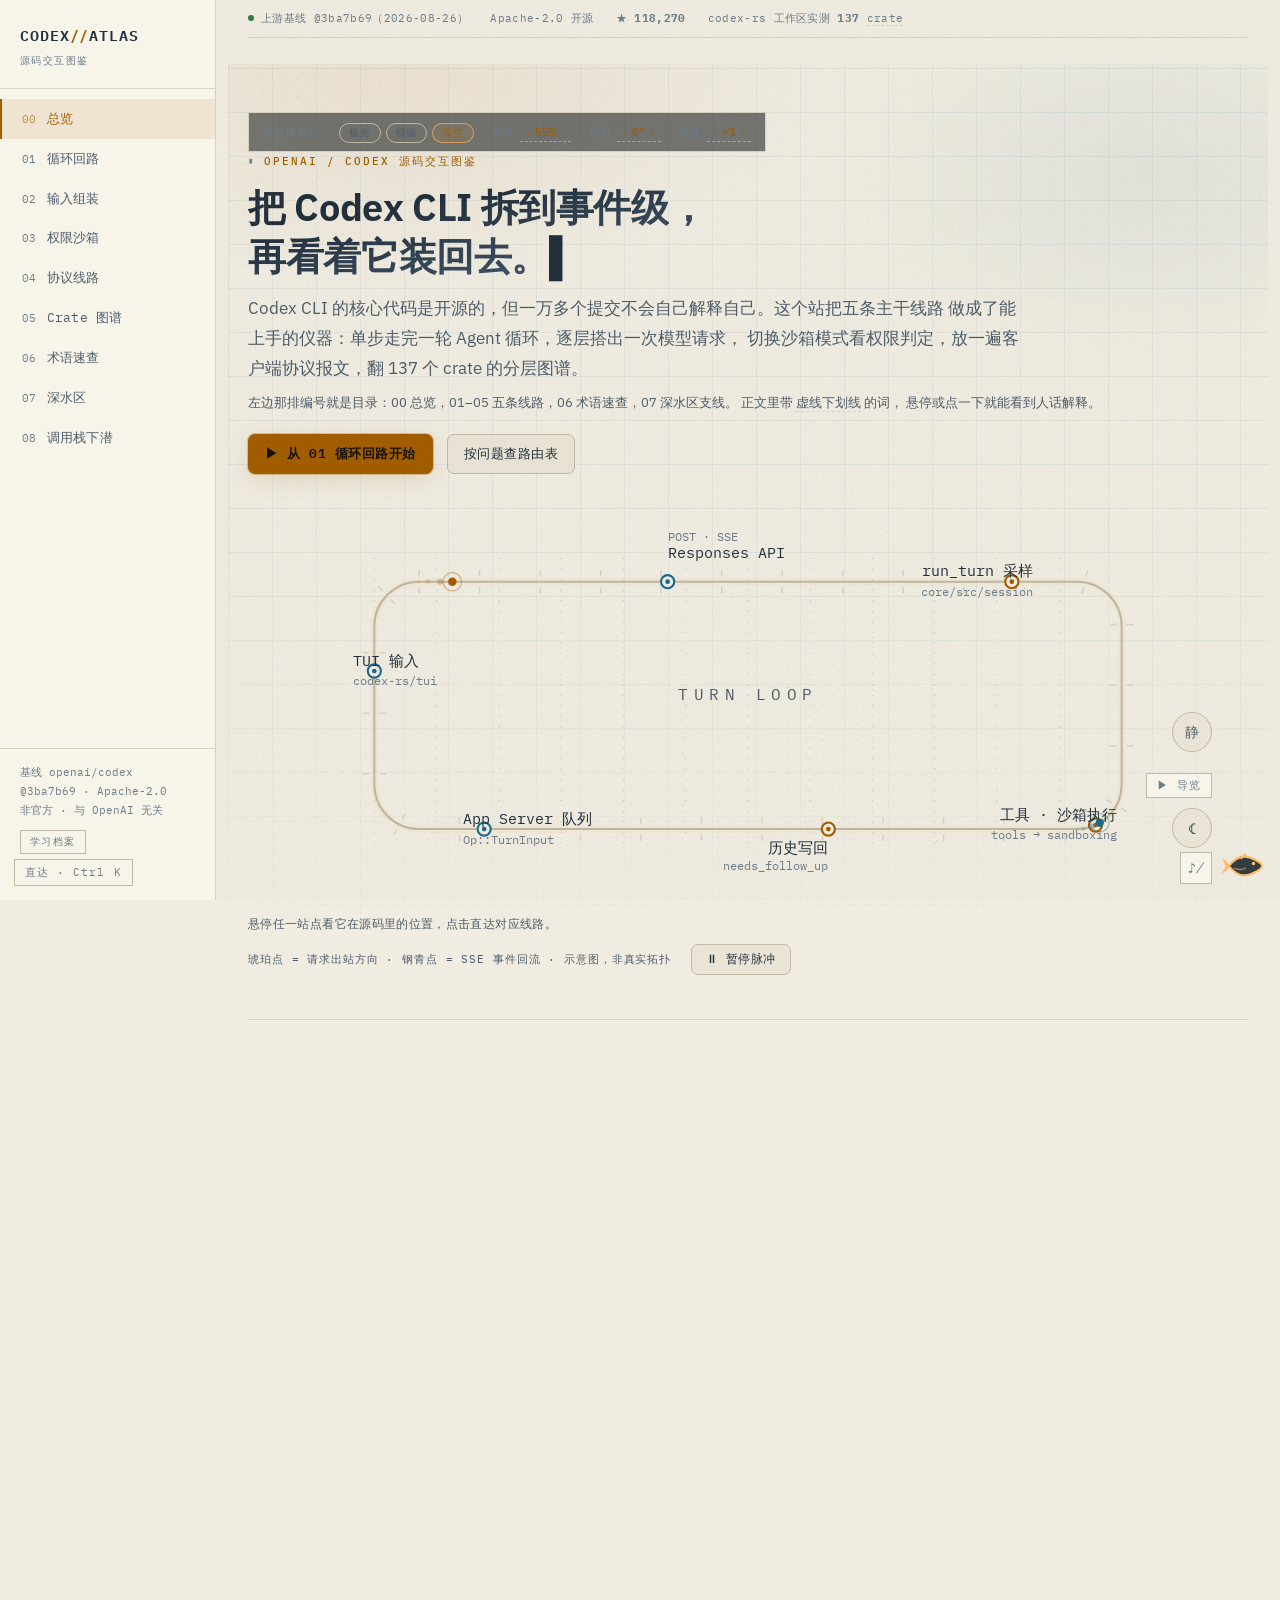
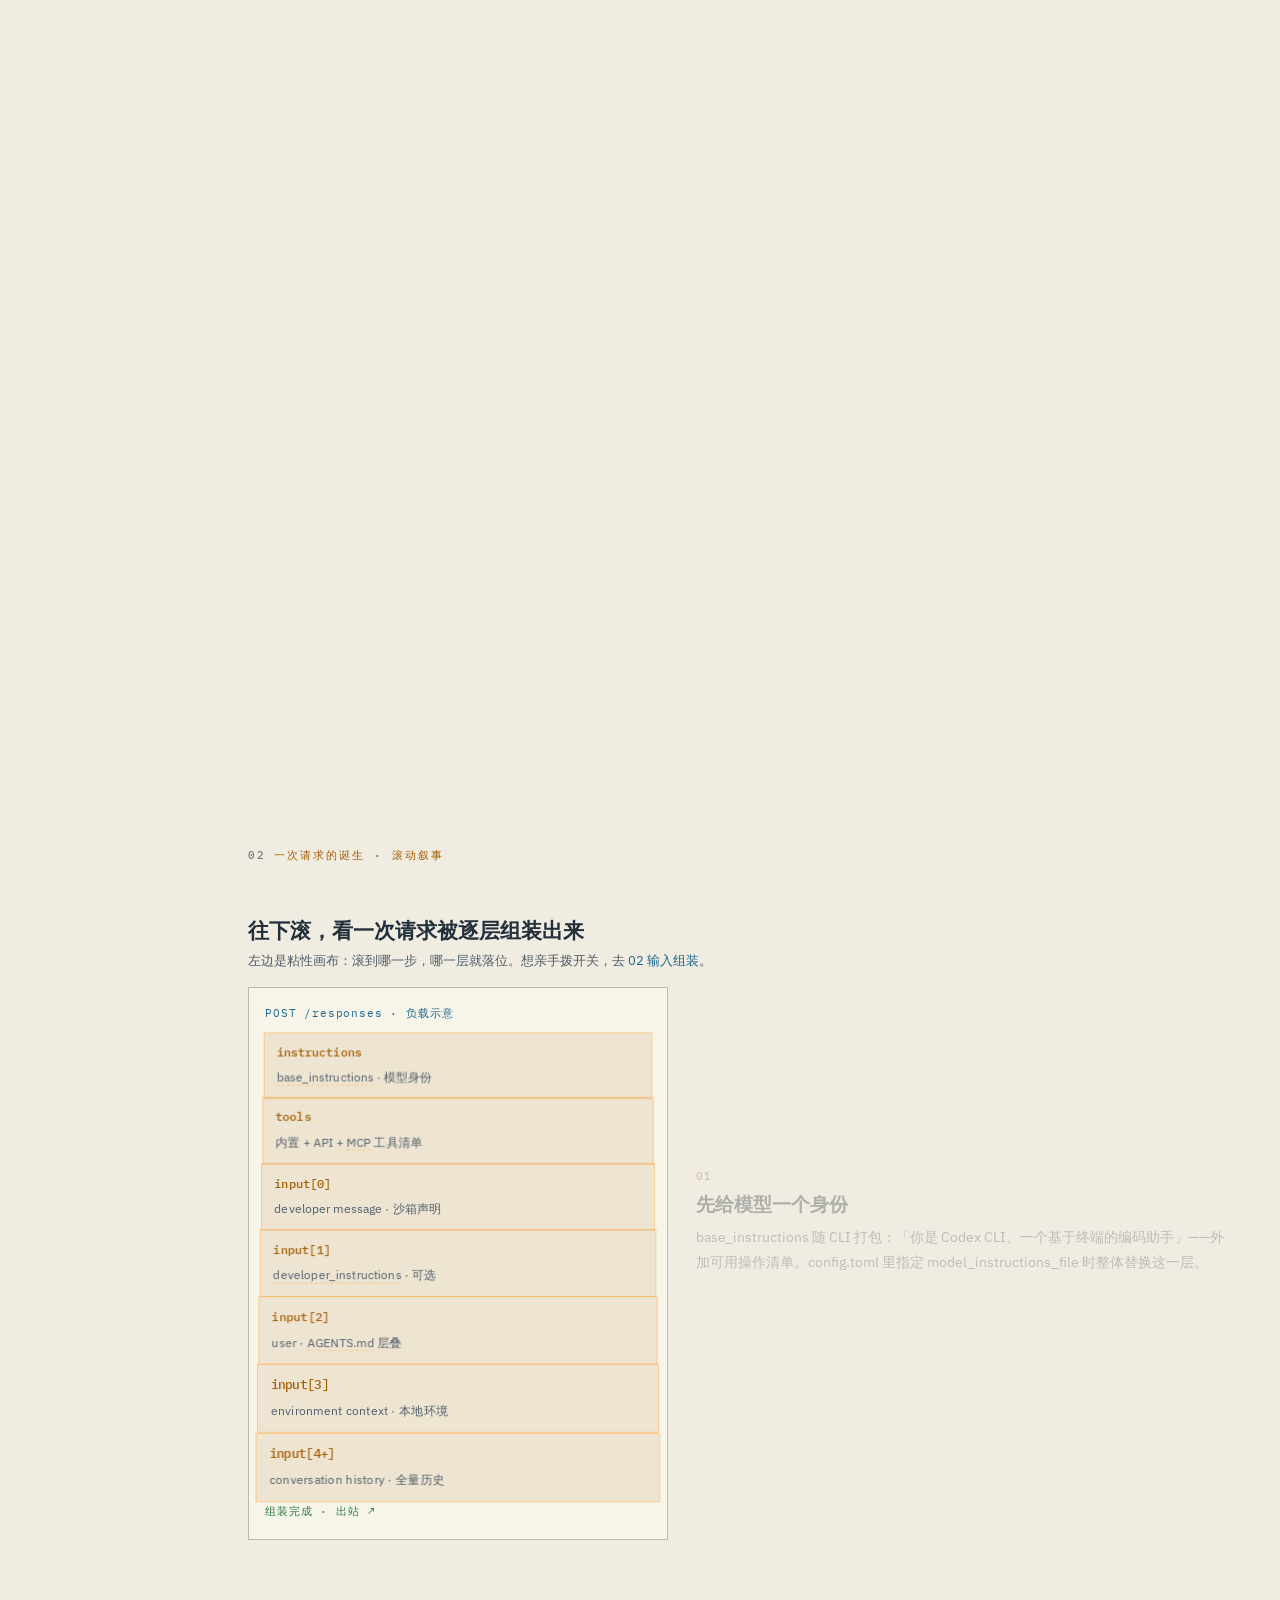
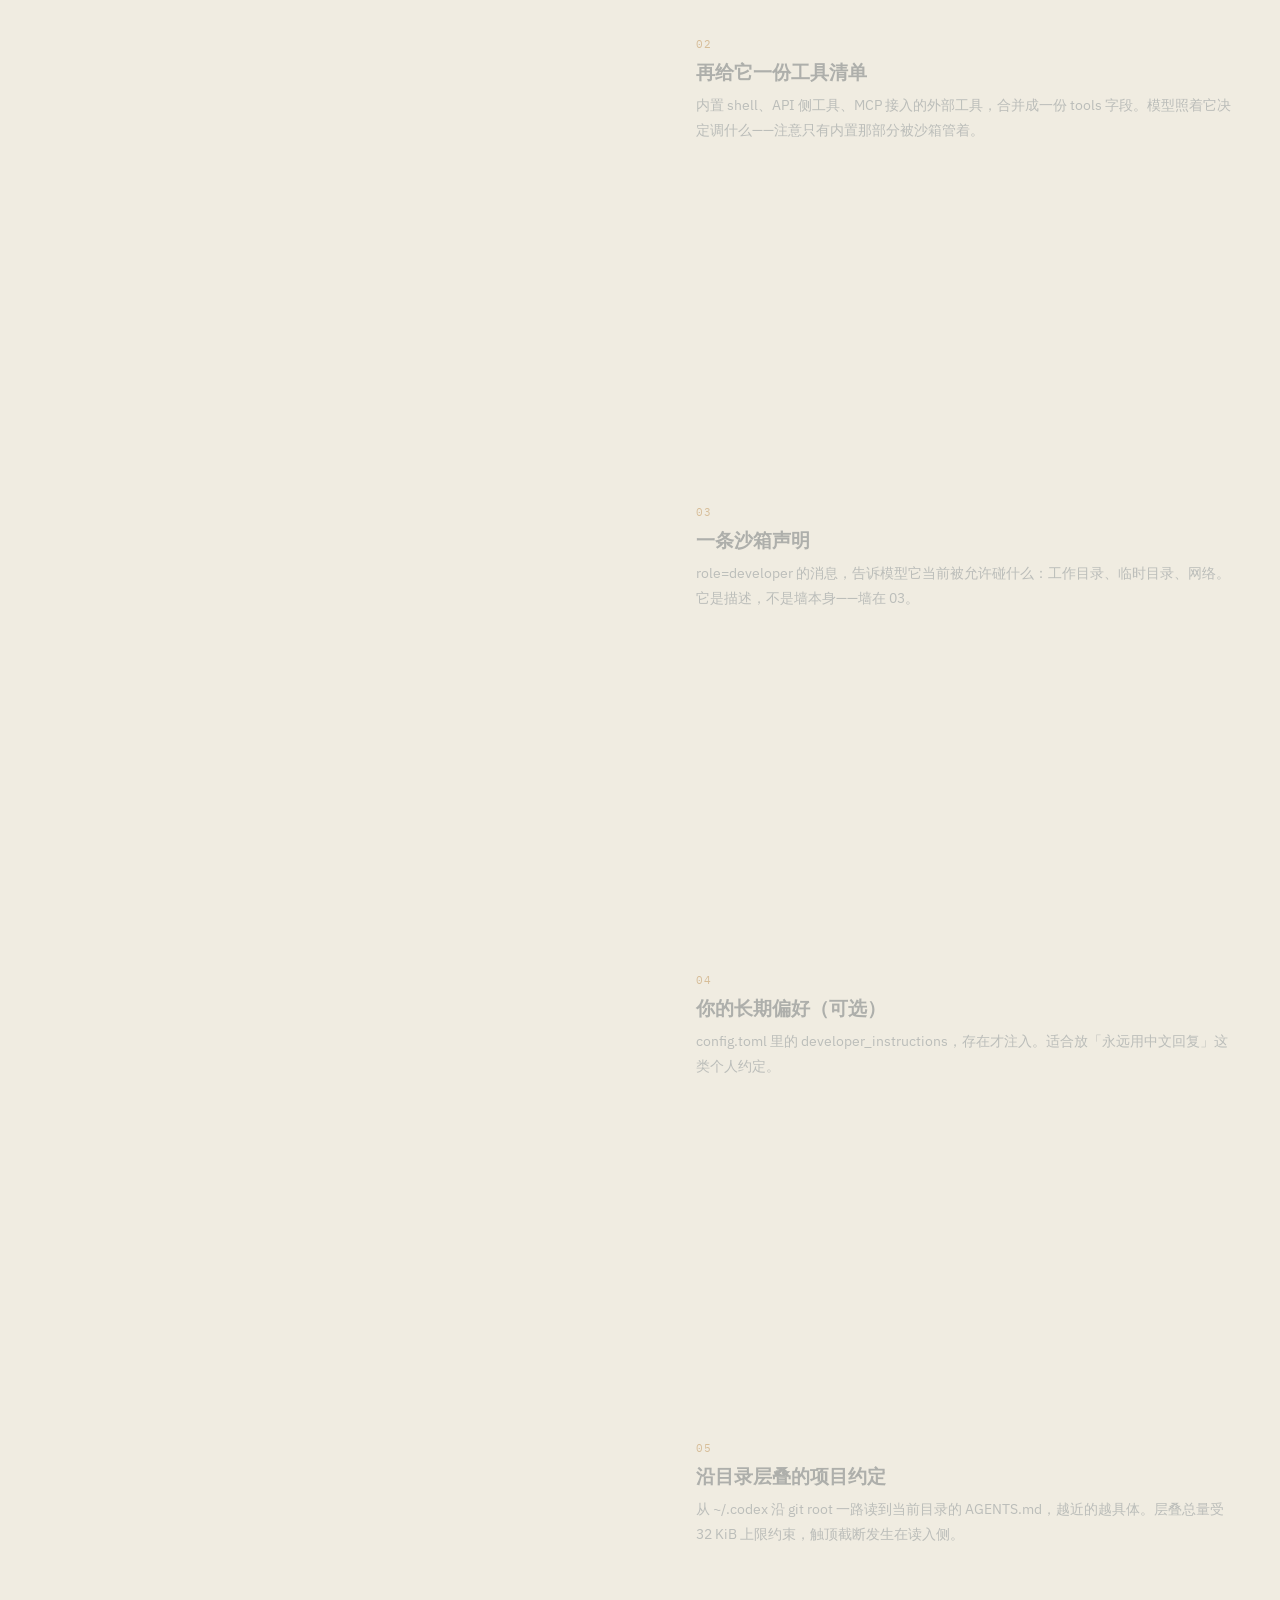
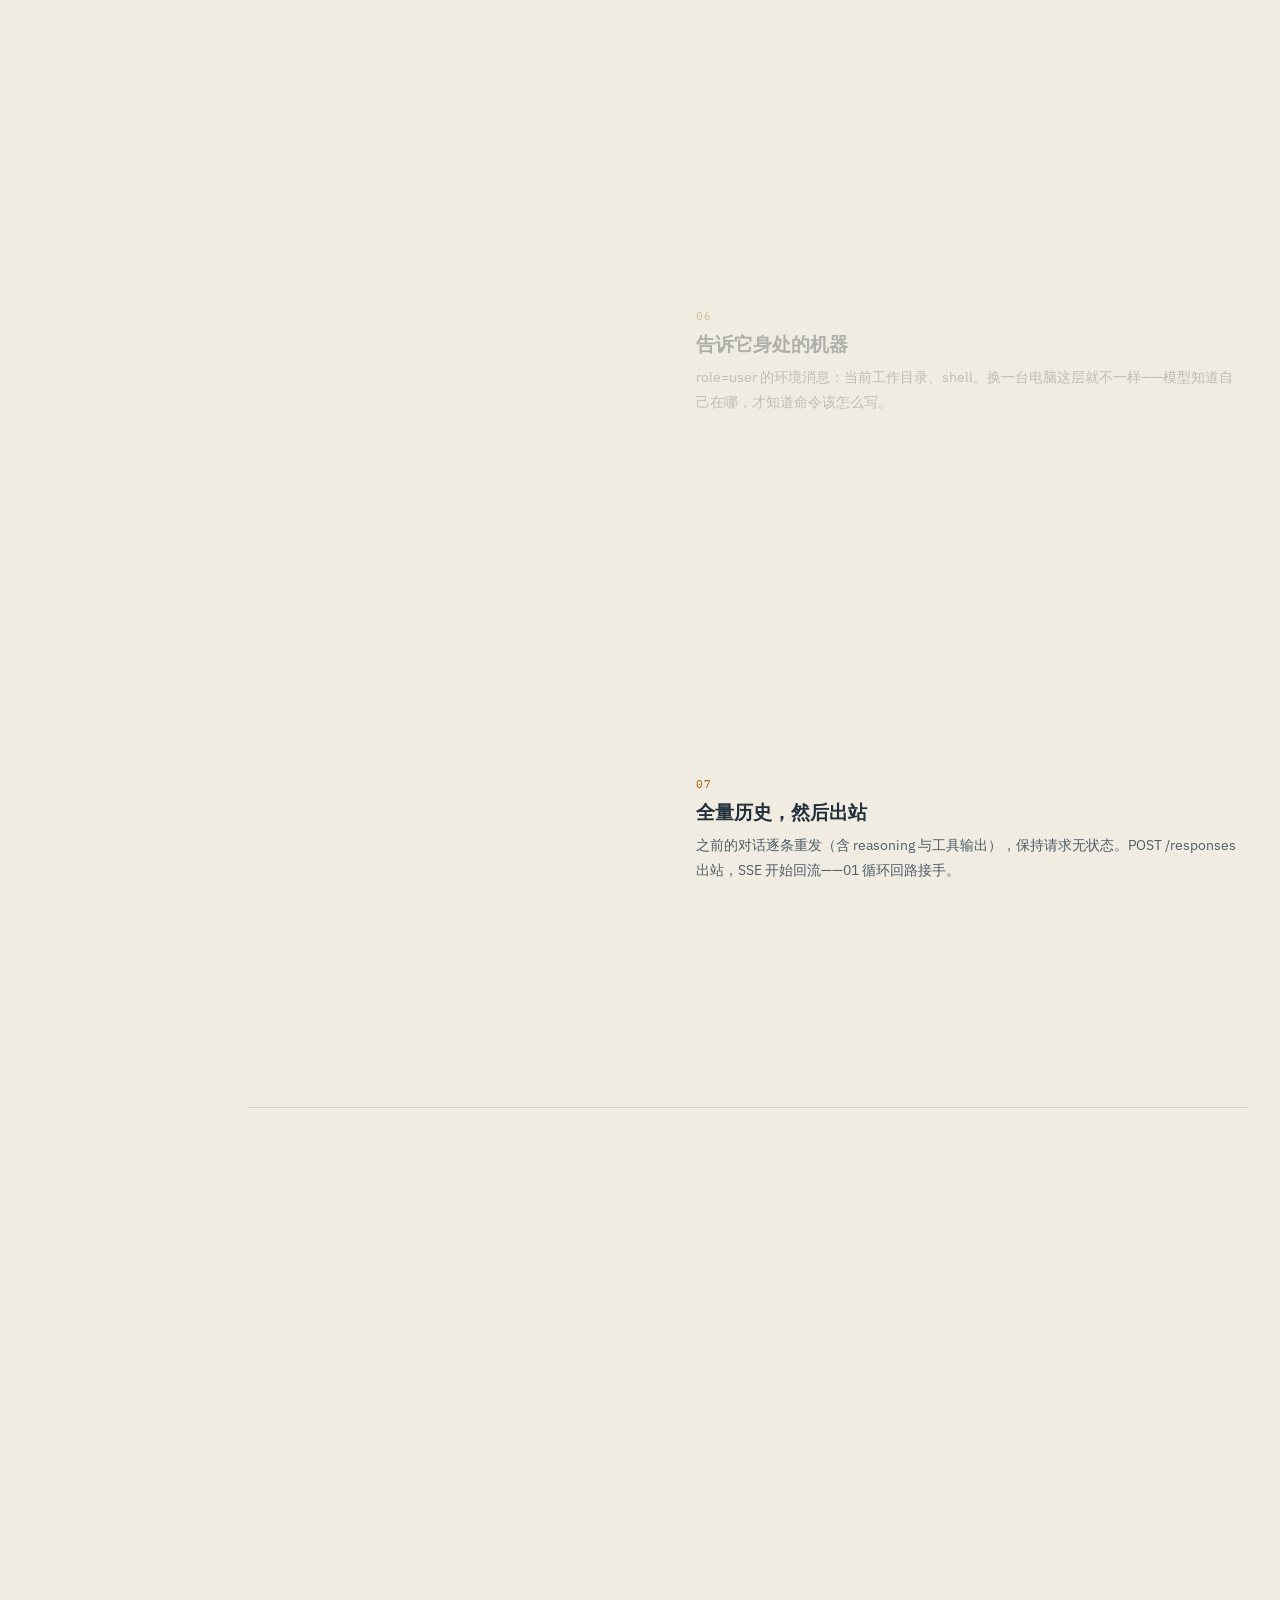
<file: index.html>
<!DOCTYPE html>
<html lang="zh-CN">
<head>
<meta charset="UTF-8">
<meta name="viewport" content="width=device-width, initial-scale=1.0">
<meta name="theme-color" content="#101418">
<title>CODEX ATLAS · openai/codex 源码交互图鉴</title>
<meta name="description" content="把开源的 Codex CLI 拆到事件级：Agent 循环、Prompt 组装、沙箱权限、App Server 协议、137 个 crate 图谱，全部可以上手操作。非官方中文学习站。">
<link rel="icon" type="image/svg+xml" href="data:image/svg+xml,%3Csvg xmlns='http://www.w3.org/2000/svg' viewBox='0 0 32 32'%3E%3Crect width='32' height='32' fill='%23101418'/%3E%3Cpath d='M7 9l8 7-8 7' stroke='%23ffb454' stroke-width='2.6' fill='none'/%3E%3Cpath d='M17 23h9' stroke='%238fc7e8' stroke-width='2.6'/%3E%3C/svg%3E">
<meta property="og:type" content="website">
<meta property="og:site_name" content="CODEX ATLAS">
<meta property="og:title" content="CODEX ATLAS · openai/codex 源码交互图鉴">
<meta property="og:description" content="把 Codex CLI 拆到事件级：单步走完 Agent 循环、逐层搭出模型请求、现场判定沙箱权限、放一遍协议报文、翻 137 个 crate 的图谱。">
<meta property="og:url" content="https://shine-233.github.io/codex-atlas/">
<meta property="og:image" content="https://shine-233.github.io/codex-atlas/assets/og.png">
<meta name="twitter:card" content="summary_large_image">
<link rel="preconnect" href="https://fonts.googleapis.com">
<link rel="preconnect" href="https://fonts.gstatic.com" crossorigin>
<link href="https://fonts.googleapis.com/css2?family=IBM+Plex+Mono:wght@400;500;600&family=IBM+Plex+Sans:wght@400;500;600&display=swap" rel="stylesheet">
<link rel="stylesheet" href="assets/styles.css">
</head>
<body>

<a class="skip-link" href="#main">跳到主内容</a>

<nav class="rail" aria-label="站点线路">
  <a class="rail-brand" href="index.html">
    <span class="sig">CODEX<b>//</b>ATLAS</span>
    <span class="sub">源码交互图鉴</span>
  </a>
  <div class="rail-chs">
    <a class="rail-ch" href="index.html"><span class="ch-no">00</span>总览</a>
    <a class="rail-ch" href="labs/loop.html"><span class="ch-no">01</span>循环回路</a>
    <a class="rail-ch" href="labs/prompt.html"><span class="ch-no">02</span>输入组装</a>
    <a class="rail-ch" href="labs/sandbox.html"><span class="ch-no">03</span>权限沙箱</a>
    <a class="rail-ch" href="labs/appserver.html"><span class="ch-no">04</span>协议线路</a>
    <a class="rail-ch" href="labs/atlas.html"><span class="ch-no">05</span>Crate 图谱</a>
    <a class="rail-ch" href="glossary.html"><span class="ch-no">06</span>术语速查</a>
    <a class="rail-ch" href="labs/deep.html"><span class="ch-no">07</span>深水区</a>
    <a class="rail-ch" href="labs/dive.html"><span class="ch-no">08</span>调用栈下潜</a>
  </div>
  <div class="rail-foot">
    基线 openai/codex<br>@3ba7b69 · Apache-2.0<br>非官方 · 与 OpenAI 无关
  </div>
</nav>

<div class="topbar">
  <span class="sig">CODEX<b>//</b>ATLAS</span>
  <button class="nav-toggle" aria-expanded="false" aria-controls="mnav">菜单</button>
</div>
<div class="mobile-nav" id="mnav">
  <a href="index.html">00 · 总览</a>
  <a href="labs/loop.html">01 · 循环回路</a>
  <a href="labs/prompt.html">02 · 输入组装</a>
  <a href="labs/sandbox.html">03 · 权限沙箱</a>
  <a href="labs/appserver.html">04 · 协议线路</a>
  <a href="labs/atlas.html">05 · Crate 图谱</a>
  <a href="glossary.html">06 · 术语速查</a>
  <a href="labs/deep.html">07 · 深水区</a>
  <a href="labs/dive.html">08 · 调用栈下潜</a>
</div>

<div class="wrap">
  <main class="container" id="main">

    <div class="status-strip">
      <span><i class="dot"></i>上游基线 @3ba7b69（2026-08-26）</span>
      <span>Apache-2.0 开源</span>
      <span>★ <b data-count="118270">118,270</b></span>
      <span>codex-rs 工作区实测 <b data-count="137">137</b> crate</span>
    </div>

    <!-- 主视觉 -->
    <section class="hero" style="padding-top:26px;">
      <div id="hero-field" aria-hidden="true"></div>
      <div class="nebula-console" id="nebula-console" aria-label="星云参数调音台（左右拖动数字）">
        <span class="nc-title">星云调音台</span>
        <span class="nc-presets" role="group" aria-label="星云配方预设">
          <button data-np="aurora" type="button">极光</button>
          <button data-np="soot" type="button">煤烟</button>
          <button data-np="deep" class="on" type="button">深空</button>
        </span>
        <label>云量 <span class="scrub-slot" id="nb-cloud" tabindex="0"></span></label>
        <label>色相 <span class="scrub-slot" id="nb-hue" tabindex="0"></span></label>
        <label>流速 <span class="scrub-slot" id="nb-speed" tabindex="0"></span></label>
      </div>
      <p class="eyebrow"><span class="tick">▮</span><span data-decode>OPENAI / CODEX 源码交互图鉴</span></p>
      <h1>把 Codex CLI 拆到事件级，<br>再看着它装回去。<span class="cursor-blink" aria-hidden="true">▌</span></h1>
      <p class="lede">
        Codex CLI 的核心代码是开源的，但一万多个提交不会自己解释自己。这个站把五条主干线路
        做成了能上手的仪器：单步走完一轮 Agent 循环，逐层搭出一次模型请求，
        切换沙箱模式看权限判定，放一遍客户端协议报文，翻 137 个 crate 的分层图谱。
      </p>
      <p class="small muted" style="margin-top:8px;">
        左边那排编号就是目录：00 总览，01–05 五条线路，06 术语速查，07 深水区支线。
        正文里带 <span style="border-bottom:1px dashed rgba(255,180,84,.55);cursor:help;">虚线下划线</span> 的词，
        悬停或点一下就能看到人话解释。
      </p>
      <p style="margin:20px 0 6px;">
        <a class="btn primary" href="labs/loop.html">▶ 从 01 循环回路开始</a>
        <a class="btn" href="#route" style="margin-left:10px;">按问题查路由表</a>
      </p>
      <div id="hero-scope" style="margin:34px 0 0;"></div>
      <div class="loopscope-tip" id="hero-tip" aria-live="polite">
        悬停任一站点看它在源码里的位置，点击直达对应线路。
      </div>
      <p class="small muted" style="font-family:var(--mono); font-size:11px; letter-spacing:.08em; margin-top:10px;">
        琥珀点 = 请求出站方向 · 钢青点 = SSE 事件回流 · 示意图，非真实拓扑
        <button class="btn" id="pulse-toggle" type="button" aria-pressed="false"
                style="margin-left:12px; padding:6px 14px; font-size:12px;">⏸ 暂停脉冲</button>
      </p>
    </section>

    <hr class="sep">

    <!-- 全站线路图 -->
    <section id="metro">
      <p class="eyebrow"><span class="tick">01</span>全站线路图
        <span class="readout" style="margin-left:14px;text-transform:none;letter-spacing:.04em;">你的进度画在站上 · 点站直达</span></p>
      <h2 style="margin-top:6px;">九站连线，进度环跟着你走</h2>
      <div class="panel" style="margin-top:16px;">
        <div class="metro-wrap">
          <div id="metro-map" role="group" aria-label="全站线路图：00 总览经 01 到 05 五站主线，06 术语速查、07 深水区与 08 调用栈下潜为支线；每个站点外圈显示该页自检进度，点击直达"></div>
        </div>
        <div class="metro-legend">
          <span><i style="background:var(--amber);"></i>外圈 = 该站自检进度</span>
          <span><i style="background:var(--dim);"></i>灰圈 = 读过但还没做自检</span>
          <span><i style="background:var(--steel);"></i>光点 = 线上跑的脉冲（装饰）</span>
          <span>键盘：Tab 到站后回车直达</span>
        </div>
      </div>
    </section>

    <!-- 一次请求的诞生 · 滚动叙事 -->
    <section id="birth">
      <p class="eyebrow"><span class="tick">02</span>一次请求的诞生 · 滚动叙事</p>
      <h2>往下滚，看一次请求被逐层组装出来</h2>
      <p class="muted small" style="margin-top:6px;">左边是粘性画布：滚到哪一步，哪一层就落位。想亲手拨开关，去 <a href="labs/prompt.html">02 输入组装</a>。</p>
      <div class="birth-grid">
        <div class="birth-viz-wrap">
          <div class="birth-viz" id="birth-viz" aria-hidden="true">
            <div class="bv-tag">POST /responses · 负载示意</div>
            <div class="bv-layer" data-l="1"><b>instructions</b><span>base_instructions · 模型身份</span></div>
            <div class="bv-layer" data-l="2"><b>tools</b><span>内置 + API + MCP 工具清单</span></div>
            <div class="bv-layer" data-l="3"><b>input[0]</b><span>developer message · 沙箱声明</span></div>
            <div class="bv-layer" data-l="4"><b>input[1]</b><span>developer_instructions · 可选</span></div>
            <div class="bv-layer" data-l="5"><b>input[2]</b><span>user · AGENTS.md 层叠</span></div>
            <div class="bv-layer" data-l="6"><b>input[3]</b><span>environment context · 本地环境</span></div>
            <div class="bv-layer" data-l="7"><b>input[4+]</b><span>conversation history · 全量历史</span></div>
            <div class="bv-out">组装完成 · 出站 ↗</div>
          </div>
        </div>
        <div class="birth-steps">
          <div class="birth-card" data-step="1">
            <span class="bc-no">01</span><h3>先给模型一个身份</h3>
            <p>base_instructions 随 CLI 打包：「你是 Codex CLI、一个基于终端的编码助手」——外加可用操作清单。config.toml 里指定 model_instructions_file 时整体替换这一层。</p>
          </div>
          <div class="birth-card" data-step="2">
            <span class="bc-no">02</span><h3>再给它一份工具清单</h3>
            <p>内置 shell、API 侧工具、MCP 接入的外部工具，合并成一份 tools 字段。模型照着它决定调什么——注意只有内置那部分被沙箱管着。</p>
          </div>
          <div class="birth-card" data-step="3">
            <span class="bc-no">03</span><h3>一条沙箱声明</h3>
            <p>role=developer 的消息，告诉模型它当前被允许碰什么：工作目录、临时目录、网络。它是描述，不是墙本身——墙在 03。</p>
          </div>
          <div class="birth-card" data-step="4">
            <span class="bc-no">04</span><h3>你的长期偏好（可选）</h3>
            <p>config.toml 里的 developer_instructions，存在才注入。适合放「永远用中文回复」这类个人约定。</p>
          </div>
          <div class="birth-card" data-step="5">
            <span class="bc-no">05</span><h3>沿目录层叠的项目约定</h3>
            <p>从 ~/.codex 沿 git root 一路读到当前目录的 AGENTS.md，越近的越具体。层叠总量受 32 KiB 上限约束，触顶截断发生在读入侧。</p>
          </div>
          <div class="birth-card" data-step="6">
            <span class="bc-no">06</span><h3>告诉它身处的机器</h3>
            <p>role=user 的环境消息：当前工作目录、shell。换一台电脑这层就不一样——模型知道自己在哪，才知道命令该怎么写。</p>
          </div>
          <div class="birth-card" data-step="7">
            <span class="bc-no">07</span><h3>全量历史，然后出站</h3>
            <p>之前的对话逐条重发（含 reasoning 与工具输出），保持请求无状态。POST /responses 出站，SSE 开始回流——01 循环回路接手。</p>
          </div>
        </div>
      </div>
    </section>

    <hr class="sep">

    <!-- 三步上手：这是真实顺序 -->
    <section>
      <p class="eyebrow"><span class="tick">03</span>三步上手</p>
      <h2 style="margin-top:6px;">第一次来，按顺序走这三步</h2>
      <table class="rt">
        <thead>
          <tr><th style="width:64px;">步</th><th>做什么</th><th>结束时你应能回答</th></tr>
        </thead>
        <tbody>
          <tr>
            <td><b style="color:var(--amber);font-family:var(--mono);">01</b></td>
            <td>进 <a href="labs/loop.html">01 循环回路</a>，按播放或拖动滑杆，走完一次用户输入到 TurnComplete 的全程。</td>
            <td>一轮对话为什么可能包含多次模型调用；工具输出去了哪里。</td>
          </tr>
          <tr>
            <td><b style="color:var(--amber);font-family:var(--mono);">02</b></td>
            <td>进 <a href="labs/prompt.html">02 输入组装</a>，逐层打开开关，看一次请求的实际构成和 32 KiB 指令上限的位置。</td>
            <td>AGENTS.md 从哪些目录读进来；完整历史为什么每次重发。</td>
          </tr>
          <tr>
            <td><b style="color:var(--amber);font-family:var(--mono);">03</b></td>
            <td>带着具体问题去 <a href="labs/sandbox.html">03 权限沙箱</a>、<a href="labs/appserver.html">04 协议线路</a>、<a href="labs/atlas.html">05 Crate 图谱</a> 或支线 <a href="labs/deep.html">07 深水区</a>，在下面路由表里找入口。</td>
            <td>你的那个问题，答案落在哪个源码目录。</td>
          </tr>
        </tbody>
      </table>
    </section>

    <!-- 五条主线 + 支线 -->
    <section>
      <p class="eyebrow"><span class="tick">04</span>线路总览
        <span class="readout" id="qp-sum" style="margin-left:14px;text-transform:none;letter-spacing:.04em;"></span></p>
      <h2 style="margin-top:6px;">五条主线，一台支线</h2>

      <div class="panel hot">
        <div class="panel-title">
          <h3><span style="font-family:var(--mono);color:var(--amber);font-size:13px;margin-right:10px;">01</span>循环回路</h3>
          <span class="readout">13 站 · 单步 / 播放 / 键盘 ←→<span class="qp-chip" data-qp="loop.html"></span></span>
        </div>
        <div class="vig" aria-hidden="true">
          <div class="vig-flow">
            <i class="lane a"></i><i class="lane b"></i>
            <em style="left:18%;"></em><em style="left:50%;"></em><em style="left:82%;"></em>
            <b class="a"></b><b class="b"></b>
          </div>
        </div>
        <p style="margin-bottom:12px;">改一行代码为什么常常要过两次模型？因为第一次采样里，模型多半只是在说「我要跑个测试」。单步仪把从输入进队到 TurnComplete 的 13 站全摊开——每站停在哪个文件、哪条事件上，随时可以停下来看。</p>
        <p class="small muted">13 个阶段可单步停留。每一步给出对应的真实文件路径与事件名，如 <code>core/src/session/mod.rs</code> 的队列对、<code>ResponseEvent::OutputItemDone</code>。</p>
        <p style="margin:14px 0 0;"><a class="btn on" href="labs/loop.html">进入 01 →</a></p>
      </div>

      <div class="panel">
        <div class="panel-title">
          <h3><span style="font-family:var(--mono);color:var(--amber);font-size:13px;margin-right:10px;">02</span>输入组装</h3>
          <span class="readout">7 层开关 · 组装栈 · 32 KiB 演示<span class="qp-chip" data-qp="prompt.html"></span></span>
        </div>
        <div class="vig" aria-hidden="true">
          <div class="vig-stack">
            <i style="width:92%;"></i>
            <i style="width:64%;animation-delay:.5s;"></i>
            <i style="width:78%;animation-delay:1s;"></i>
            <i style="width:38%;animation-delay:1.5s;"></i>
          </div>
        </div>
        <p style="margin-bottom:12px;">发往 Responses API 的一次请求，是七层叠出来的载荷：base_instructions 垫底，config.toml 里的开发者指令和沿目录层叠的 AGENTS.md 依次压上，环境消息与工具清单收尾。谁压着谁、32 KiB 上限卡在哪，把开关一层层拨上去就看清了。</p>
        <p class="small muted">每层开关可独立启停；体积为示意刻度，非实测 token 数，出处见页面脚注。</p>
        <p style="margin:14px 0 0;"><a class="btn" href="labs/prompt.html">进入 02 →</a></p>
      </div>

      <div class="panel">
        <div class="panel-title">
          <h3><span style="font-family:var(--mono);color:var(--amber);font-size:13px;margin-right:10px;">03</span>权限沙箱</h3>
          <span class="readout">6 动作 × 3 模式 × 审批轴<span class="qp-chip" data-qp="sandbox.html"></span></span>
        </div>
        <div class="vig" aria-hidden="true">
          <div class="vig-cells">
            <i class="g"></i><i class="r" style="animation-delay:.4s;"></i><i class="y" style="animation-delay:.8s;"></i>
            <i class="g" style="animation-delay:1.2s;"></i><i class="r" style="animation-delay:1.6s;"></i><i class="y" style="animation-delay:2s;"></i>
          </div>
        </div>
        <p style="margin-bottom:12px;">同一个动作，三种模式三个下场：read-only 连临时目录都不给写，workspace-write 放行工作区但拦下越界路径，danger-full-access 直接裸跑。判定器底下压着三套真实的内核机制（Seatbelt、Landlock+bwrap、WFP），选平台、选模式、点动作，结论和理由当场给。</p>
        <p class="small muted">选系统、选模式、选一个具体动作，直接给判定和理由。</p>
        <p style="margin:14px 0 0;"><a class="btn" href="labs/sandbox.html">进入 03 →</a></p>
      </div>

      <div class="panel">
        <div class="panel-title">
          <h3><span style="font-family:var(--mono);color:var(--amber);font-size:13px;margin-right:10px;">04</span>协议线路</h3>
          <span class="readout">双向时序 · 闸口后分两支<span class="qp-chip" data-qp="appserver.html"></span></span>
        </div>
        <div class="vig" aria-hidden="true">
          <div class="vig-msgs">
            <i></i><i class="s2c" style="animation-delay:.45s;"></i><i style="animation-delay:.9s;"></i><i class="s2c" style="animation-delay:1.35s;"></i>
          </div>
        </div>
        <p style="margin-bottom:12px;">VS Code 插件、macOS App 和 TUI 共用同一个核心，中间隔着一条 JSON-RPC 双向通道。报文时间线播到第 11 条会自己停下来：那是一次审批请求，整轮对话挂起等你裁决——批准和拒绝，后面是两段不同的剧情。</p>
        <p class="small muted">报文序列可整段播放，也可点击任意一条查看结构示例（标注为示意形状）。</p>
        <p style="margin:14px 0 0;"><a class="btn" href="labs/appserver.html">进入 04 →</a></p>
      </div>

      <div class="panel">
        <div class="panel-title">
          <h3><span style="font-family:var(--mono);color:var(--amber);font-size:13px;margin-right:10px;">05</span>Crate 图谱</h3>
          <span class="readout">137 crate · 9 带 · 检索高亮<span class="qp-chip" data-qp="atlas.html"></span></span>
        </div>
        <div class="vig" aria-hidden="true">
          <div class="vig-ribbon">
            <i style="flex-grow:8;background:rgba(255,180,84,.92);"></i>
            <i style="flex-grow:14;background:rgba(255,180,84,.8);"></i>
            <i style="flex-grow:15;background:rgba(255,180,84,.68);"></i>
            <i style="flex-grow:9;background:rgba(255,180,84,.56);"></i>
            <i style="flex-grow:40;background:rgba(255,180,84,.44);"></i>
            <b></b>
          </div>
        </div>
        <p style="margin-bottom:12px;">想读某个功能的实现，该从哪个 crate 下手？137 个工作区成员分成九条功能带：入口、核心引擎、工具执行、沙箱安全、模型连接、协议接入、扩展生态、云协作、基础设施。支持按名字检索高亮。</p>
        <p class="small muted">成员名单取自固定提交下的 codex-rs/Cargo.toml，可直接复核；分带是本站归纳，不是上游分类。</p>
        <p style="margin:14px 0 0;"><a class="btn" href="labs/atlas.html">进入 05 →</a></p>
      </div>

      <div class="panel">
        <div class="panel-title">
          <h3><span style="font-family:var(--mono);color:var(--steel);font-size:13px;margin-right:10px;">07</span>深水区 · 支线</h3>
          <span class="readout">6 间房 · 凭据 / 配置 / 补丁 / TUI / 扩展 / Code Mode<span class="qp-chip" data-qp="deep.html"></span></span>
        </div>
        <p style="margin-bottom:12px;">主干之外常被打听的六件事，每件配一个能动手的小玩意儿：
        登录令牌从哪来到哪去、config.toml 谁覆盖谁、apply_patch 格式现场拆解试错、
        TUI 每格画面背后是哪条事件、技能记忆钩子挂在系统的哪个位置、Code Mode 那个 V8 实验到底想干什么。</p>
        <p class="small muted">支线深度不及主线，门槛也更低——每间房独立，按需跳进去。凭据与配置出自官方文档级材料；hooks 事件名与 rollout 文件名规则为源码实测；Code Mode 为实验位推演，就地标注。</p>
        <p style="margin:14px 0 0;"><a class="btn" href="labs/deep.html">进入 07 →</a></p>
      </div>
    </section>

    <hr class="sep">

    <!-- 按问题路由 -->
    <section id="route">
      <p class="eyebrow"><span class="tick">05</span>信号路由</p>
      <h2 style="margin-top:6px;">按你的问题选入口</h2>
      <div class="search-row" style="margin-bottom:2px;">
        <input type="text" id="route-q" class="search-box"
               placeholder="输入关键词过滤，如 agents / 沙箱 / 断线 / ci …（Esc 清除）"
               aria-label="过滤路由表问题">
        <span class="match-readout" id="route-count" aria-live="polite"></span>
      </div>
      <table class="rt">
        <thead>
          <tr><th style="width:52%;">你的问题</th><th>去这里</th></tr>
        </thead>
        <tbody>
          <tr><td>一轮对话内部到底发生了什么，为什么不止一次模型调用</td><td><a href="labs/loop.html">01 循环回路</a></td></tr>
          <tr><td>我的 AGENTS.md 是从哪些目录被读进去的，有上限吗</td><td><a href="labs/prompt.html">02 输入组装</a></td></tr>
          <tr><td>Codex 会写我工作区之外的路径吗，临时目录呢</td><td><a href="labs/sandbox.html">03 权限沙箱</a></td></tr>
          <tr><td>MCP 服务器提供的工具受不受 Codex 沙箱保护</td><td><a href="labs/sandbox.html">03 权限沙箱</a> · 底部说明</td></tr>
          <tr><td>IDE 插件用什么协议跟核心通信，断线了怎么办</td><td><a href="labs/appserver.html">04 协议线路</a></td></tr>
          <tr><td>审批弹窗出现时，是谁在暂停、谁在等待</td><td><a href="labs/appserver.html">04 协议线路</a></td></tr>
          <tr><td>我想从某个功能（记忆/云任务/代码执行）入手读源码</td><td><a href="labs/atlas.html">05 Crate 图谱</a></td></tr>
          <tr><td>启动命令 codex 在 npm 包和 Rust 二进制之间发生了什么</td><td><a href="labs/loop.html">01 循环回路</a> · 阶段 1–3</td></tr>
          <tr><td>想在 CI 或脚本里跑一次性任务，不进交互界面</td><td><a href="labs/loop.html">01 循环回路</a> · 阶段 1–2；<a href="labs/atlas.html">05</a> B1 <code>exec</code></td></tr>
          <tr><td>ChatGPT 登录态和 API key 有什么区别，请求打到哪个域名</td><td><a href="labs/loop.html">01 循环回路</a> · 第 10 站</td></tr>
          <tr><td>会话能恢复吗？断线重连后时间线还在不在</td><td><a href="labs/appserver.html">04 协议线路</a> · Thread 原语；<a href="labs/atlas.html">05</a> B2 <code>rollout / thread-store</code></td></tr>
          <tr><td>技能、记忆、钩子这类扩展机制挂在哪一层</td><td><a href="labs/atlas.html">05 Crate 图谱</a> · B7 扩展生态；<a href="labs/deep.html">07</a> E 房挂点地图</td></tr>
          <tr><td>codex login 之后我的令牌存在哪，和 API key 走的是同一个接口吗</td><td><a href="labs/deep.html">07 深水区</a> · A 房凭据流</td></tr>
          <tr><td>config.toml 里能配什么，CLI 旗标和配置文件谁覆盖谁</td><td><a href="labs/deep.html">07 深水区</a> · B 房组装台与优先级阶梯</td></tr>
          <tr><td>模型改文件用的 apply_patch 补丁是什么格式，为什么会拒绝</td><td><a href="labs/deep.html">07 深水区</a> · C 房补丁解剖台</td></tr>
          <tr><td>TUI 里那些界面元素背后是什么事件，斜杠命令有哪些</td><td><a href="labs/deep.html">07 深水区</a> · D 房后台</td></tr>
          <tr><td>看不懂某个英文术语或内部名词</td><td><a href="glossary.html">06 术语速查</a></td></tr>
        </tbody>
      </table>
    </section>

    <!-- 全站速通 -->
    <section id="speedrun">
      <p class="eyebrow"><span class="tick">06</span>全站速通
        <span class="readout" style="margin-left:14px;text-transform:none;letter-spacing:.04em;">8 题随机 · 每题 20 秒 · 最佳成绩存本机</span></p>
      <h2 style="margin-top:6px;">敢不敢现在就验收一遍</h2>
      <div class="panel" style="margin-top:16px;">
        <div class="sr-stage" id="sr-stage" aria-live="polite">
          <p class="sr-q">题目从五条线路的 CHECKPOINT 题库里随机抽 8 道，每题 20 秒。答完立刻知道对错和原因。数字键 <span class="kbd">1</span>–<span class="kbd">3</span> 也能作答。</p>
          <p class="sr-best" id="sr-best-line"></p>
          <p style="margin:16px 0 0;"><button class="btn primary" id="sr-start">▶ 开始速通</button></p>
        </div>
      </div>
    </section>

    <hr class="sep">

    <!-- 拨弦休息区 -->
    <section id="strings">
      <p class="eyebrow"><span class="tick">07</span>休息区
        <span class="readout" style="margin-left:14px;text-transform:none;letter-spacing:.04em;">五根弦 = 五条主线 · 划过即响</span></p>
      <h2 style="margin-top:6px;">验收完了？来拨两下再走</h2>
      <div class="panel" style="margin-top:16px;">
        <div id="strings-viz" role="group" aria-label="拨弦休息区：五根弦对应五条主线，光标划过或点按即振动发声，键盘 Tab 后回车也能拨"></div>
        <p class="small muted" style="margin:10px 0 0;">
          弦音落在五声音阶上，怎么划都不难听。右下角 ♪ 开着才有声——关着的时候，看弦颤也行。
          划得越快，弦晃得越狠。
        </p>
      </div>
    </section>

    <hr class="sep">

    <!-- 证据边界 -->
    <aside class="evidence">
      <div class="ev-h">证据边界</div>
      上游基线固定为 openai/codex main 分支提交 <a href="https://github.com/openai/codex/commit/3ba7b6941d3caf6eec5b3c4e564988ee57d3f083" target="_blank" rel="noopener"><code>3ba7b6941d3caf6eec5b3c4e564988ee57d3f083</code></a>（2026-08-26，"Add OpenTelemetry tracing to the code-mode host (#40760)"）。星标数与 crate 数为该日经 GitHub API 实测；上游持续变化，数字以固定提交为准。
      内容来源分三类：① <a href="https://github.com/openai/codex/blob/3ba7b6941d3caf6eec5b3c4e564988ee57d3f083/codex-rs/Cargo.toml" target="_blank" rel="noopener">仓库文件与 Cargo.toml 成员名单</a>，可自行复核；② OpenAI 官方博客《Unrolling the Codex agent loop》与《Unlocking the Codex harness》；③ 社区源码研究（wineandchord 逐函数分析等），仅作交叉参考。
      凡属推断或示意，页面内均就地标注。本站是非官方学习项目，与 OpenAI 无隶属关系；发现事实错误请提 issue 指出具体页面与依据。
    </aside>

  </main>
</div>

<script src="assets/panel.js"></script>
<script src="assets/panel-page.js"></script>
<script src="assets/panel-pet.js"></script>
<script src="assets/panel-theme.js"></script>
<script src="assets/sound.js"></script>
<script src="assets/quiz-bank.js"></script>
<script src="assets/nebula.js"></script>
<script src="assets/dotfield.js"></script>
<script src="assets/cursor.js"></script>
<script src="assets/fluid.js"></script>
<script src="assets/fx.js"></script>
<script src="assets/strings.js"></script>
<script src="assets/loop-hero.js"></script>
<script>
/* 星云调音台：三个可拖数字直连 nebula shader 的 uniform（云量/色相/流速），
   状态写入 PanelState（nc/nh/ns），任何一次调整都是可分享链接。 */
(function () {
  "use strict";
  function wire() {
    if (!window.CANebula || !CANebula.setParam || !window.CAScrub) return;
    var st = window.PanelState ? PanelState.read() : {};
    function num(v, d, lo, hi) {
      v = parseFloat(v);
      if (isNaN(v)) return d;
      return Math.min(hi, Math.max(lo, v));
    }
    var cloud = num(st.nc, 0.55, 0, 1);
    var hue = num(st.nh, 0, -3.14, 3.14);
    var speed = num(st.ns2, 1, 0, 3);
    function save(name, v) {
      if (!window.PanelState) return;
      var patch = {};
      patch[name] = v;
      PanelState.write(patch);
    }
    /* 预设切换时 scrub 元素整体重挂载（CAScrub 无 destroy，旧元素连同监听器一起丢弃） */
    function rebuild(id, opts) {
      var old = document.getElementById(id);
      if (!old) return;
      var el = document.createElement("span");
      el.className = "scrub-slot";
      el.id = id;
      el.tabIndex = 0;
      old.parentNode.replaceChild(el, old);
      CAScrub.make(el, opts);
    }
    var PRESETS = {
      aurora: { cloud: 0.78, hue: 1.9, speed: 0.8 },   /* 极光：绿青域、云厚、慢 */
      soot: { cloud: 0.22, hue: -0.35, speed: 0.5 },   /* 煤烟：稀云暗底 */
      deep: { cloud: 0.55, hue: 0, speed: 1 }          /* 深空：站点默认配方 */
    };
    function applyPreset(key) {
      var cfg = PRESETS[key];
      if (!cfg) return;
      CANebula.setParam("cloud", cfg.cloud);
      CANebula.setParam("hue", cfg.hue);
      CANebula.setParam("speed", cfg.speed);
      save("nc", cfg.cloud); save("nh", cfg.hue); save("ns2", cfg.speed);
      buildAll(cfg.cloud, cfg.hue, cfg.speed);
      Array.prototype.forEach.call(document.querySelectorAll(".nc-presets button"), function (b) {
        b.classList.toggle("on", b.getAttribute("data-np") === key);
      });
    }
    function buildAll(c, h, sp) {
      rebuild("nb-cloud", {
        min: 0, max: 1, step: 0.05, value: c,
        label: "星云云量",
        fmt: function (v) { return Math.round(v * 100) + "%"; },
        onInput: function (v) { CANebula.setParam("cloud", v); save("nc", v); markCustom(); }
      });
      rebuild("nb-hue", {
        min: -3.14, max: 3.14, step: 0.05, value: h,
        label: "星云色相偏移",
        fmt: function (v) { var d = Math.round(v * 57.2958); return (d > 0 ? "+" : "") + d + "°"; },
        onInput: function (v) { CANebula.setParam("hue", v); save("nh", Math.round(v * 100) / 100); markCustom(); }
      });
      rebuild("nb-speed", {
        min: 0, max: 3, step: 0.25, value: sp,
        label: "星云流动速度",
        fmt: function (v) { return "×" + v; },
        onInput: function (v) { CANebula.setParam("speed", v); save("ns2", v); markCustom(); }
      });
    }
    /* 手拖任一参数即离开预设——按钮高亮让位 */
    function markCustom() {
      Array.prototype.forEach.call(document.querySelectorAll(".nc-presets button"), function (b) {
        b.classList.remove("on");
      });
    }
    Array.prototype.forEach.call(document.querySelectorAll(".nc-presets button"), function (b) {
      b.addEventListener("click", function () { applyPreset(b.getAttribute("data-np")); });
    });
    CAScrub.make(document.getElementById("nb-cloud"), {
      min: 0, max: 1, step: 0.05, value: cloud,
      label: "星云云量",
      fmt: function (v) { return Math.round(v * 100) + "%"; },
      onInput: function (v) { CANebula.setParam("cloud", v); save("nc", v); markCustom(); }
    });
    CAScrub.make(document.getElementById("nb-hue"), {
      min: -3.14, max: 3.14, step: 0.05, value: hue,
      label: "星云色相偏移",
      fmt: function (v) { var d = Math.round(v * 57.2958); return (d > 0 ? "+" : "") + d + "°"; },
      onInput: function (v) { CANebula.setParam("hue", v); save("nh", Math.round(v * 100) / 100); markCustom(); }
    });
    CAScrub.make(document.getElementById("nb-speed"), {
      min: 0, max: 3, step: 0.25, value: speed,
      label: "星云流动速度",
      fmt: function (v) { return "×" + v; },
      onInput: function (v) { CANebula.setParam("speed", v); save("ns2", v); markCustom(); }
    });
    /* 初始值从 hash 恢复（CAScrub.paint 只显示，不触发 onInput——手动推一遍）；
       与默认配方不同时预设按钮全部让位（自定义态） */
    CANebula.setParam("cloud", cloud);
    CANebula.setParam("hue", hue);
    CANebula.setParam("speed", speed);
    var isDeep = Math.abs(cloud - 0.55) < 0.001 && Math.abs(hue) < 0.001 && Math.abs(speed - 1) < 0.001;
    if (!isDeep) markCustom();
  }
  if (document.readyState === "loading") {
    document.addEventListener("DOMContentLoaded", wire);
  } else wire();
})();
</script>
<script>
/* 首页线路面板由 fx.js 的平面包裹倾斜负责（防边缘抖动 + 回弹过渡），
   CATilt 只接管没被包裹的散卡，避免两套 transform 互相覆盖。 */
if (window.CATilt) CATilt(Array.prototype.filter.call(
  document.querySelectorAll(".panel"),
  function (p) { return !p.parentElement.classList.contains("fx-tilt-wrap"); }
));
</script>
<script>
/* 自检通关徽章：读取各页 CHECKPOINT 的最好成绩（只统计五条主线，支线单独显示） */
(function () {
  var data = window.CAProgress ? CAProgress.read() : {};
  var MAIN = ["loop.html", "prompt.html", "sandbox.html", "appserver.html", "atlas.html"];
  var cleared = 0;
  document.querySelectorAll(".qp-chip").forEach(function (el) {
    var rec = data[el.getAttribute("data-qp")];
    if (!rec || !rec.t) { el.remove(); return; }
    el.textContent = "自检 " + rec.c + "/" + rec.t;
    var done = rec.c >= rec.t;
    if (done) { el.classList.add("done"); if (MAIN.indexOf(el.getAttribute("data-qp")) !== -1) cleared++; }
    else el.classList.add("part");
    el.title = done ? "这条线路的自检已全部答对" : "自检答对 " + rec.c + " 题，还差 " + (rec.t - rec.c) + " 题";
  });
  var sum = document.getElementById("qp-sum");
  if (sum && cleared) sum.innerHTML = "自检通关 <b>" + cleared + "</b> / 5" +
    (cleared >= 5 ? ' · <b style="color:var(--amber);">五条全通</b>' : "");
  /* 首次集齐五条主线：广播一次全通关，站宠来庆祝 */
  if (cleared >= 5) {
    try {
      if (localStorage.getItem("ca-grand") !== "1") {
        localStorage.setItem("ca-grand", "1");
        document.dispatchEvent(new CustomEvent("ca:grandclear"));
      }
    } catch (e) { /* localStorage 不可用就只显示徽章 */ }
  }
})();
</script>
<script>
(function () {
  "use strict";
  var tip = document.getElementById("hero-tip");
  var IDLE = "悬停任一站点看它在源码里的位置，点击直达对应线路。";

  var STATIONS = [
    { f: 0.13, label: "Responses API", sub: "POST · SSE", color: "steel",
      href: "labs/loop.html#s=10",
      tip: "<b>Responses API</b> — 请求从这里出站：POST /responses，然后逐条读 SSE。→ 01 第 10 站" },
    { f: 0.31, label: "run_turn 采样", sub: "core/src/session", color: "amber",
      href: "labs/loop.html#s=9",
      tip: "<b>run_turn</b> — 循环体的心脏：每次采样前重新组装 Prompt。→ 01 第 9 站" },
    { f: 0.49, label: "工具 · 沙箱执行", sub: "tools → sandboxing", color: "amber",
      href: "labs/sandbox.html",
      tip: "<b>工具执行</b> — 命令落在 Seatbelt / Landlock / WFP 之下。现场判定见 03" },
    { f: 0.63, label: "历史写回", sub: "needs_follow_up", color: "amber",
      href: "labs/loop.html#s=13",
      tip: "<b>历史写回</b> — 工具输出进历史，这个标记决定要不要再转一圈。→ 01 第 13 站" },
    { f: 0.81, label: "App Server 队列", sub: "Op::TurnInput", color: "steel",
      href: "labs/appserver.html",
      tip: "<b>App Server 队列</b> — 所有客户端共用的入口：用户输入经 Op::TurnInput 入队。报文时序见 04" },
    { f: 0.94, label: "TUI 输入", sub: "codex-rs/tui", color: "steel",
      href: "labs/loop.html#s=1",
      tip: "<b>TUI 输入</b> — 你敲下的那行字从这里进回路。→ 01 第 1 站" }
  ];

  var scopeHandle = LoopScope.mount(document.getElementById("hero-scope"), {
    width: 760, height: 300, labels: true, speed: 46,
    interactive: true,
    stations: STATIONS,
    onHover: function (st) { tip.innerHTML = st.tip + ' <a href="' + st.href + '">前往 →</a>'; },
    onLeave: function () { tip.innerHTML = IDLE; }
  });

  /* 脉冲动画可暂停（>5s 自动播放需提供控制） */
  var pulseBtn = document.getElementById("pulse-toggle");
  var pulsePaused = false;
  pulseBtn.addEventListener("click", function () {
    pulsePaused = !pulsePaused;
    scopeHandle.setPaused(pulsePaused);
    pulseBtn.textContent = pulsePaused ? "▶ 恢复脉冲" : "⏸ 暂停脉冲";
    pulseBtn.setAttribute("aria-pressed", pulsePaused ? "true" : "false");
  });
})();
</script>
<script>
(function () {
  var q = document.getElementById("route-q");
  if (!q) return;
  var rows = Array.prototype.slice.call(document.querySelectorAll("#route tbody tr"));
  var out = document.getElementById("route-count");
  function apply() {
    var kw = q.value.trim().toLowerCase();
    var hits = 0;
    rows.forEach(function (tr) {
      var hit = !kw || tr.textContent.toLowerCase().indexOf(kw) !== -1;
      tr.classList.toggle("hidden", !hit);
      if (hit) hits++;
    });
    out.innerHTML = kw
      ? (hits ? '匹配 <b>' + hits + '</b> / ' + rows.length : "没有匹配 — 换个关键词")
      : rows.length + " 条路线";
  }
  q.addEventListener("input", apply);
  q.addEventListener("keydown", function (e) {
    if (e.key === "Escape") { q.value = ""; apply(); }
  });
  apply();
})();
</script>
<script src="assets/terms.js"></script>
<script>
/* ---------- 全站线路图：9 站 metro，进度环 = 各页自检/翻卡成绩 ---------- */
(function () {
  "use strict";
  var host = document.getElementById("metro-map");
  if (!host) return;
  var NS = "http://www.w3.org/2000/svg";
  function E(n, a) { var x = document.createElementNS(NS, n); for (var k in a) x.setAttribute(k, a[k]); return x; }
  var reduced = window.PrefersReducedMotion === true;

  var STATIONS = [
    { no: "00", name: "总览", x: 70, y: 150, href: "index.html", hub: true },
    { no: "01", name: "循环回路", x: 190, y: 150, href: "labs/loop.html", qp: "loop.html" },
    { no: "02", name: "输入组装", x: 310, y: 150, href: "labs/prompt.html", qp: "prompt.html" },
    { no: "03", name: "权限沙箱", x: 430, y: 150, href: "labs/sandbox.html", qp: "sandbox.html" },
    { no: "04", name: "协议线路", x: 550, y: 150, href: "labs/appserver.html", qp: "appserver.html" },
    { no: "05", name: "Crate 图谱", x: 670, y: 150, href: "labs/atlas.html", qp: "atlas.html" },
    { no: "06", name: "术语速查", x: 310, y: 62, href: "glossary.html", branch: true, flash: true },
    { no: "07", name: "深水区", x: 670, y: 238, href: "labs/deep.html", qp: "deep.html", branch: true },
    { no: "08", name: "调用栈下潜", x: 670, y: 62, href: "labs/dive.html", branch: true }
  ];

  var svg = E("svg", { viewBox: "0 0 760 300", preserveAspectRatio: "xMidYMid meet" });
  svg.style.width = "100%"; svg.style.height = "auto"; svg.style.display = "block";

  /* 主线 + 支线 */
  var mainPath = E("path", { class: "metro-line", d: "M 70 150 H 670" });
  svg.appendChild(mainPath);
  var br1 = E("path", { class: "metro-branch", d: "M 310 150 V 62" });
  var br2 = E("path", { class: "metro-branch", d: "M 670 150 V 238" });
  var br3 = E("path", { class: "metro-branch", d: "M 670 150 V 62" });
  svg.appendChild(br1); svg.appendChild(br2); svg.appendChild(br3);

  var quiz = window.CAProgress ? CAProgress.read() : {};
  var seen = {};
  try { seen = JSON.parse(localStorage.getItem("ca-seen") || "{}"); } catch (e) { }
  var flash = 0, FLASH_TOTAL = 41;
  try {
    var f = JSON.parse(localStorage.getItem("ca-flash-glossary") || "{}");
    Object.keys(f).forEach(function (k) { if (f[k] === true) flash++; });
  } catch (e) { }
  var grand = false;
  try { grand = localStorage.getItem("ca-grand") === "1"; } catch (e) { }

  function stationSt(s) {
    var g = E("g", { class: "metro-station" + (seen[s.href.split("/").pop()] ? " seen" : "") });
    g.setAttribute("tabindex", "0");
    g.setAttribute("role", "link");
    var label = s.no + " " + s.name + (s.hub ? " · 你在这里" : "");
    g.setAttribute("aria-label", label + "，回车前往");
    var R = s.hub ? 15 : 12;

    g.appendChild(E("circle", { class: "plat", cx: s.x, cy: s.y, r: R }));
    /* 进度环：主线=自检成绩，06=翻卡，07=自检 */
    var pct = 0, tip = "";
    if (s.qp && quiz[s.qp] && quiz[s.qp].t) {
      pct = quiz[s.qp].c / quiz[s.qp].t;
      tip = "自检 " + quiz[s.qp].c + "/" + quiz[s.qp].t;
    } else if (s.flash) {
      pct = flash / FLASH_TOTAL;
      tip = "翻卡已记 " + flash + "/" + FLASH_TOTAL;
    }
    if (pct > 0) {
      var C = 2 * Math.PI * (R + 6);
      g.appendChild(E("circle", {
        class: "ring", cx: s.x, cy: s.y, r: R + 6,
        "stroke-dasharray": (pct * C).toFixed(1) + " " + C.toFixed(1)
      }));
    }
    var no = E("text", { class: "st-no", x: s.x, y: s.y + (s.hub ? -22 : -20) });
    no.textContent = (tip ? tip + " · " : "") + s.no;
    g.appendChild(no);
    var nm = E("text", { class: "st-name", x: s.x, y: s.y + (s.branch ? (s.y < 150 ? -30 : 38) : 34) });
    nm.textContent = s.name;
    g.appendChild(nm);
    if (s.hub && grand) {
      g.classList.add("metro-hub-glow");
      var badge = E("text", { x: s.x, y: s.y + 52, "text-anchor": "middle", fill: "#ffb454", "font-family": "var(--mono)", "font-size": "10px" });
      badge.textContent = "★ 五条全通";
      g.appendChild(badge);
    }

    function go() { location.href = s.href; }
    g.addEventListener("click", go);
    g.addEventListener("keydown", function (e) {
      if (e.key === "Enter" || e.key === " ") { e.preventDefault(); go(); }
    });
    /* 悬停/聚焦：进度细节浮出来，不用猜环的颜色 */
    g.addEventListener("pointerenter", function () { showTip(s); });
    g.addEventListener("pointerleave", hideTip);
    g.addEventListener("focus", function () { showTip(s); });
    g.addEventListener("blur", hideTip);
    svg.appendChild(g);
    return g;
  }

  /* 站点提示：SVG 坐标换算成容器像素，位置贴站名上方 */
  var metroTip = null;
  function tipText(s) {
    if (s.hub) return "<b>00 总览</b> · 你在这里" + (grand ? " · ★ 五条全通" : "");
    if (s.qp && quiz[s.qp] && quiz[s.qp].t) {
      var q = quiz[s.qp];
      return "<b>" + s.no + " " + s.name + "</b> · 自检 " + q.c + "/" + q.t +
        (q.c >= q.t ? " · 已通关" : " · 还差 " + (q.t - q.c) + " 题");
    }
    if (s.flash) return "<b>06 术语速查</b> · 翻卡已记 " + flash + "/" + FLASH_TOTAL;
    if (s.qp) return "<b>" + s.no + " " + s.name + "</b> · 还没做过自检";
    return seen[s.href.split("/").pop()] ? "<b>" + s.no + " " + s.name + "</b> · 读过" : "<b>" + s.no + " " + s.name + "</b> · 还没去过";
  }
  function showTip(s) {
    if (!metroTip) {
      metroTip = E("div", { class: "metro-tip" });
      metroTip.setAttribute("aria-hidden", "true");
      host.appendChild(metroTip);
    }
    metroTip.innerHTML = tipText(s);
    var px = s.x / 760 * host.clientWidth;
    var py = s.y / 300 * host.clientHeight;
    metroTip.style.left = Math.max(6, Math.min(host.clientWidth - 190, px - 80)) + "px";
    metroTip.style.top = Math.max(4, py - 52) + "px";
    metroTip.classList.add("show");
  }
  function hideTip() { if (metroTip) metroTip.classList.remove("show"); }
  STATIONS.forEach(stationSt);
  host.appendChild(svg);

  /* 脉冲：两枚光点沿主线往返，一枚跑 07 支线（reduced-motion 静止） */
  if (!reduced) {
    var mainLen = mainPath.getTotalLength();
    var pulses = [
      { el: E("circle", { class: "metro-pulse amber", r: 4.5 }), t: 0, speed: 0.00022, dir: 1 },
      { el: E("circle", { class: "metro-pulse", r: 3.5 }), t: 0.5, speed: 0.00016, dir: -1 },
      { el: E("circle", { class: "metro-pulse", r: 3 }), t: 0.2, speed: 0.00019, dir: 1 }
    ];
    pulses.forEach(function (p) { svg.appendChild(p.el); });
    var brPulses = [br2, br3].map(function (path, i) {
      var p = {
        el: E("circle", { class: "metro-pulse" + (i ? "" : " amber"), r: 3.5 }),
        t: i ? 0.4 : 0, speed: 0.0003 - i * 0.00007, dir: i ? -1 : 1,
        path: path, len: path.getTotalLength()
      };
      svg.appendChild(p.el);
      return p;
    });
    var last = null;
    var metroInView = true;
    if ("IntersectionObserver" in window) {
      new IntersectionObserver(function (ents) {
        metroInView = ents[0].isIntersecting;
      }, { rootMargin: "80px" }).observe(host);
    }
    (function frame(ts) {
      if (last == null) last = ts;
      var dt = Math.min(ts - last, 50); last = ts;
      if (!document.hidden && metroInView) {
        pulses.forEach(function (p) {
          if (!isFinite(p.t)) p.t = 0; /* 护栏：一次 NaN 不许永久污染脉冲 */
          p.t += p.speed * dt * p.dir;
          if (p.t > 1) { p.t = 1; p.dir = -1; }
          if (p.t < 0) { p.t = 0; p.dir = 1; }
          var pt = mainPath.getPointAtLength(p.t * mainLen);
          p.el.setAttribute("cx", pt.x); p.el.setAttribute("cy", pt.y);
        });
        brPulses.forEach(function (p) {
          if (!isFinite(p.t)) p.t = 0;
          p.t += p.speed * dt * p.dir;
          if (p.t > 1) { p.t = 1; p.dir = -1; }
          if (p.t < 0) { p.t = 0; p.dir = 1; }
          var bp = p.path.getPointAtLength(p.t * p.len);
          p.el.setAttribute("cx", bp.x); p.el.setAttribute("cy", bp.y);
        });
      }
      /* 离屏或隐藏时降频轮询。注意 setTimeout 不带参调用，
         frame 的 ts 由 requestAnimationFrame 补上——直接 setTimeout(frame)
         会把 500 当时间戳算出 NaN（实测踩过）。 */
      if (!document.hidden && metroInView) requestAnimationFrame(frame);
      else setTimeout(function () { requestAnimationFrame(frame); }, 500);
    })(performance.now());
  }
})();

/* ---------- 全站速通 ---------- */
(function () {
  "use strict";
  var stage = document.getElementById("sr-stage");
  var bestLine = document.getElementById("sr-best-line");
  if (!stage || !window.CAQBANK) return;
  var KEY = "ca-speedrun";
  var N = 8, SECONDS = 20;

  function readBest() {
    try { return JSON.parse(localStorage.getItem(KEY) || "null"); } catch (e) { return null; }
  }
  function paintBest() {
    var b = readBest();
    bestLine.innerHTML = b
      ? "本机最佳：<b style='color:var(--amber);font-family:var(--mono);'>" + b.correct + "/" + b.total + "</b> · 用时 " + b.time + "s · " + b.date
      : "还没有成绩——第一个记录就是你。";
  }
  paintBest();

  function shuffle(arr) {
    for (var i = arr.length - 1; i > 0; i--) {
      var j = Math.floor(Math.random() * (i + 1));
      var t = arr[i]; arr[i] = arr[j]; arr[j] = t;
    }
    return arr;
  }

  var timer = null, timeLeft = SECONDS, locked = false, startTime = 0;

  function clearStage(html) {
    stage.innerHTML = html;
  }

  function start() {
    var qs = shuffle(window.CAQBANK.slice()).slice(0, N);
    var i = 0, correct = 0;
    startTime = Date.now();
    ask();

    function ask() {
      locked = false;
      var q = qs[i];
      clearStage(
        '<div class="sr-timer-row"><span>第 ' + (i + 1) + " / " + N + " 题 · " + q.page + "</span><span id='sr-sec'>" + SECONDS + "s</span></div>" +
        '<div class="sr-timer"><i id="sr-drain"></i></div>' +
        '<p class="sr-q"><span class="sr-no">Q' + (i + 1) + "</span>" + q.q + '<span class="sr-page">' + q.page + "</span></p>" +
        '<div class="sr-opts" id="sr-opts"></div>' +
        '<p class="sr-ex" id="sr-ex"></p>'
      );
      var opts = document.getElementById("sr-opts");
      q.opts.forEach(function (label, oi) {
        var b = document.createElement("button");
        b.type = "button";
        b.className = "sr-opt";
        b.innerHTML = '<span class="sr-key">' + (oi + 1) + "</span>" + label;
        b.addEventListener("click", function () { answer(oi); });
        opts.appendChild(b);
      });
      timeLeft = SECONDS;
      var drain = document.getElementById("sr-drain");
      var secOut = document.getElementById("sr-sec");
      var t0 = Date.now();
      timer = setInterval(function () {
        var left = Math.max(0, SECONDS - (Date.now() - t0) / 1000);
        timeLeft = left;
        drain.style.width = (left / SECONDS * 100) + "%";
        drain.classList.toggle("low", left < 6);
        secOut.textContent = left.toFixed(1) + "s";
        if (left <= 0) answer(-1);
      }, 100);
    }

    function answer(oi) {
      if (locked) return;
      locked = true;
      clearInterval(timer);
      var q = qs[i];
      var ok = oi === q.a;
      if (ok) correct++;
      try { document.dispatchEvent(new CustomEvent("ca:quiz", { detail: { ok: ok } })); } catch (e) { }
      Array.prototype.forEach.call(document.getElementById("sr-opts").children, function (b, idx) {
        b.disabled = true;
        if (idx === q.a) b.classList.add("right");
        else if (idx === oi) b.classList.add("wrong");
        else b.classList.add("mute");
      });
      document.getElementById("sr-ex").innerHTML =
        "<b>" + (ok ? "答对。" : oi === -1 ? "超时。" : "差一点。") + "</b> " + q.why;
      i++;
      if (i < N) setTimeout(ask, 1900);
      else setTimeout(finish, 1900);
    }

    function finish() {
      var secs = ((Date.now() - startTime) / 1000).toFixed(1);
      var best = readBest();
      var isBest = !best || correct > best.correct || (correct === best.correct && parseFloat(secs) < parseFloat(best.time));
      if (isBest) {
        try { localStorage.setItem(KEY, JSON.stringify({ correct: correct, total: N, time: secs, date: new Date().toISOString().slice(0, 10) })); } catch (e) { }
        try { CAConfetti.fire(correct >= N); } catch (e) { }
      }
      clearStage(
        '<div class="sr-final">' +
        '<div class="big">' + correct + " / " + N + "</div>" +
        "<div class='sub'>用时 " + secs + " 秒" + (isBest ? " · <b style='color:var(--amber);'>新纪录</b>" : " · 最佳 " + best.correct + "/" + N) + "</div>" +
        "<p style='margin:18px 0 0;'><button class='btn primary' id='sr-again'>↻ 再来一轮（题目会重抽）</button></p>" +
        "</div>"
      );
      paintBest();
      document.getElementById("sr-again").addEventListener("click", start);
      if (isBest && window.CASound) CASound.play(correct >= N ? "grand" : "clear");
      try { document.dispatchEvent(new CustomEvent("ca:speedrun", { detail: { correct: correct, total: N } })); } catch (e) { }
    }
  }
  document.getElementById("sr-start").addEventListener("click", start);

  /* 数字键作答 */
  document.addEventListener("keydown", function (e) {
    var opts = document.getElementById("sr-opts");
    if (!opts || locked) return;
    var n = parseInt(e.key, 10);
    if (n >= 1 && n <= opts.children.length) opts.children[n - 1].click();
  });
})();
</script>
<script>
/* ---------- 一次请求的诞生：滚动驱动逐层组装 + 双向互动 ----------
   滚动叙事是单向的：卡片走到中线，图层落位。
   这里补上反向通道：点图层跳到对应卡片，悬停卡片点亮对应图层——
   两套状态用同一个 data-l / data-step 数字对上，谁也不劫持谁。 */
(function () {
  "use strict";
  var viz = document.getElementById("birth-viz");
  var cards = document.querySelectorAll(".birth-card");
  if (!viz || !cards.length) return;
  var layers = viz.querySelectorAll(".bv-layer");
  var out = viz.querySelector(".bv-out");
  var reduced = window.PrefersReducedMotion === true;

  function setActive(n) {
    layers.forEach(function (l) {
      l.classList.toggle("on", reduced ? true : parseInt(l.getAttribute("data-l"), 10) <= n);
    });
    out.classList.toggle("on", reduced ? true : n >= 7);
    cards.forEach(function (c) {
      c.classList.toggle("on", reduced ? true : parseInt(c.getAttribute("data-step"), 10) === n);
    });
  }

  /* 反向通道一：点/回车某个图层 → 对应步骤卡滚进视口中央 */
  layers.forEach(function (l) {
    l.setAttribute("tabindex", "0");
    l.setAttribute("role", "button");
    var n = parseInt(l.getAttribute("data-l"), 10);
    function go() {
      setActive(Math.max(n, reduced ? 7 : 0));
      var card = document.querySelector('.birth-card[data-step="' + n + '"]');
      if (!card) return;
      card.scrollIntoView({ behavior: reduced ? "auto" : "smooth", block: "center" });
      card.classList.remove("lit");
      void card.offsetWidth;
      card.classList.add("lit");
      if (window.CAFlash) CAFlash(l);
    }
    l.addEventListener("click", go);
    l.addEventListener("keydown", function (e) {
      if (e.key === "Enter" || e.key === " ") { e.preventDefault(); go(); }
    });
  });

  /* 反向通道二：键盘用户 Tab 到卡片时，对应图层也亮一下（视觉绑定） */
  cards.forEach(function (c) {
    c.addEventListener("focus", function () {
      var n = parseInt(c.getAttribute("data-step"), 10);
      var l = viz.querySelector('.bv-layer[data-l="' + n + '"]');
      if (l) { l.classList.add("pick"); setTimeout(function () { l.classList.remove("pick"); }, 1200); }
    });
  });

  if (reduced) { setActive(7); return; }
  var io = new IntersectionObserver(function (entries) {
    entries.forEach(function (en) {
      if (en.isIntersecting) setActive(parseInt(en.target.getAttribute("data-step"), 10));
    });
  }, { rootMargin: "-42% 0px -42% 0px", threshold: 0 });
  cards.forEach(function (c) { io.observe(c); });
  setActive(0);

  /* 建模感：指针在粘性画布上移动时，载荷栈做轻微透视倾斜，
     七层的层间位移由 CSS 变量放大，栈读起来有厚度。指针离开即回正。 */
  var CAN_HOVER = window.matchMedia && window.matchMedia("(hover: hover) and (pointer: fine)").matches;
  if (!CAN_HOVER || !viz.style.setProperty) return;
  var wrap = viz.closest(".birth-viz-wrap") || viz;
  var raf = 0, px = 0.5, py = 0.5;
  wrap.addEventListener("pointermove", function (e) {
    var r = wrap.getBoundingClientRect();
    px = Math.min(1, Math.max(0, (e.clientX - r.left) / r.width));
    py = Math.min(1, Math.max(0, (e.clientY - r.top) / r.height));
    if (!raf) raf = requestAnimationFrame(function () {
      raf = 0;
      viz.style.setProperty("--bvx", ((0.5 - py) * 5).toFixed(2) + "deg");
      viz.style.setProperty("--bvy", ((px - 0.5) * 6).toFixed(2) + "deg");
      viz.classList.add("is-tilting");
    });
  });
  wrap.addEventListener("pointerleave", function () {
    if (raf) { cancelAnimationFrame(raf); raf = 0; }
    viz.classList.remove("is-tilting");
    viz.style.setProperty("--bvx", "0deg");
    viz.style.setProperty("--bvy", "0deg");
  });
})();
</script>
<script>
/* ---------- 首页聚光导览 ---------- */
window.CATOUR_STEPS = [
  { sel: "#hero-scope",
    title: "回路示波器",
    text: "这圈电路就是 Codex 的一轮对话：琥珀点顺时针是请求出站，钢青点逆时针是事件回流。每个站点都能悬停，点击直达对应线路。" },
  { sel: "#metro-map",
    title: "全站线路图",
    text: "八个站就是八页。站点外圈的环是你在这台机器上的真实进度——做过自检才有颜色。点站直达。" },
  { sel: ".birth-viz",
    title: "一次请求的诞生",
    text: "往下滚，七层负载逐层落位。这个栈也能反着玩：点任意一层，直接跳到讲解它的那张卡。" },
  { sel: "#route-q",
    title: "按问题路由",
    text: "带着具体问题来的话，在这里敲关键词——断线、沙箱、AGENTS——路由表当场告诉你答案在哪条线路。" },
  { sel: "#sr-stage",
    title: "全站速通",
    text: "8 道题、每题 20 秒，题目从五条线路的 CHECKPOINT 题库现抽。数字键 1–3 能作答，成绩存本机。" },
  { sel: ".snd-toggle",
    title: "音效开关",
    text: "默认静音。打开后盖章、答对、通关都会响——全部现场合成，没有音频文件。" },
  { sel: ".cod-pet",
    title: "小鳕",
    text: "站宠。点一下游一圈，给一条真实有用的提示；连点七下它会承认自己是站宠。它的眼神跟着你的光标走。" }
];
</script>
</body>
</html>
</file>
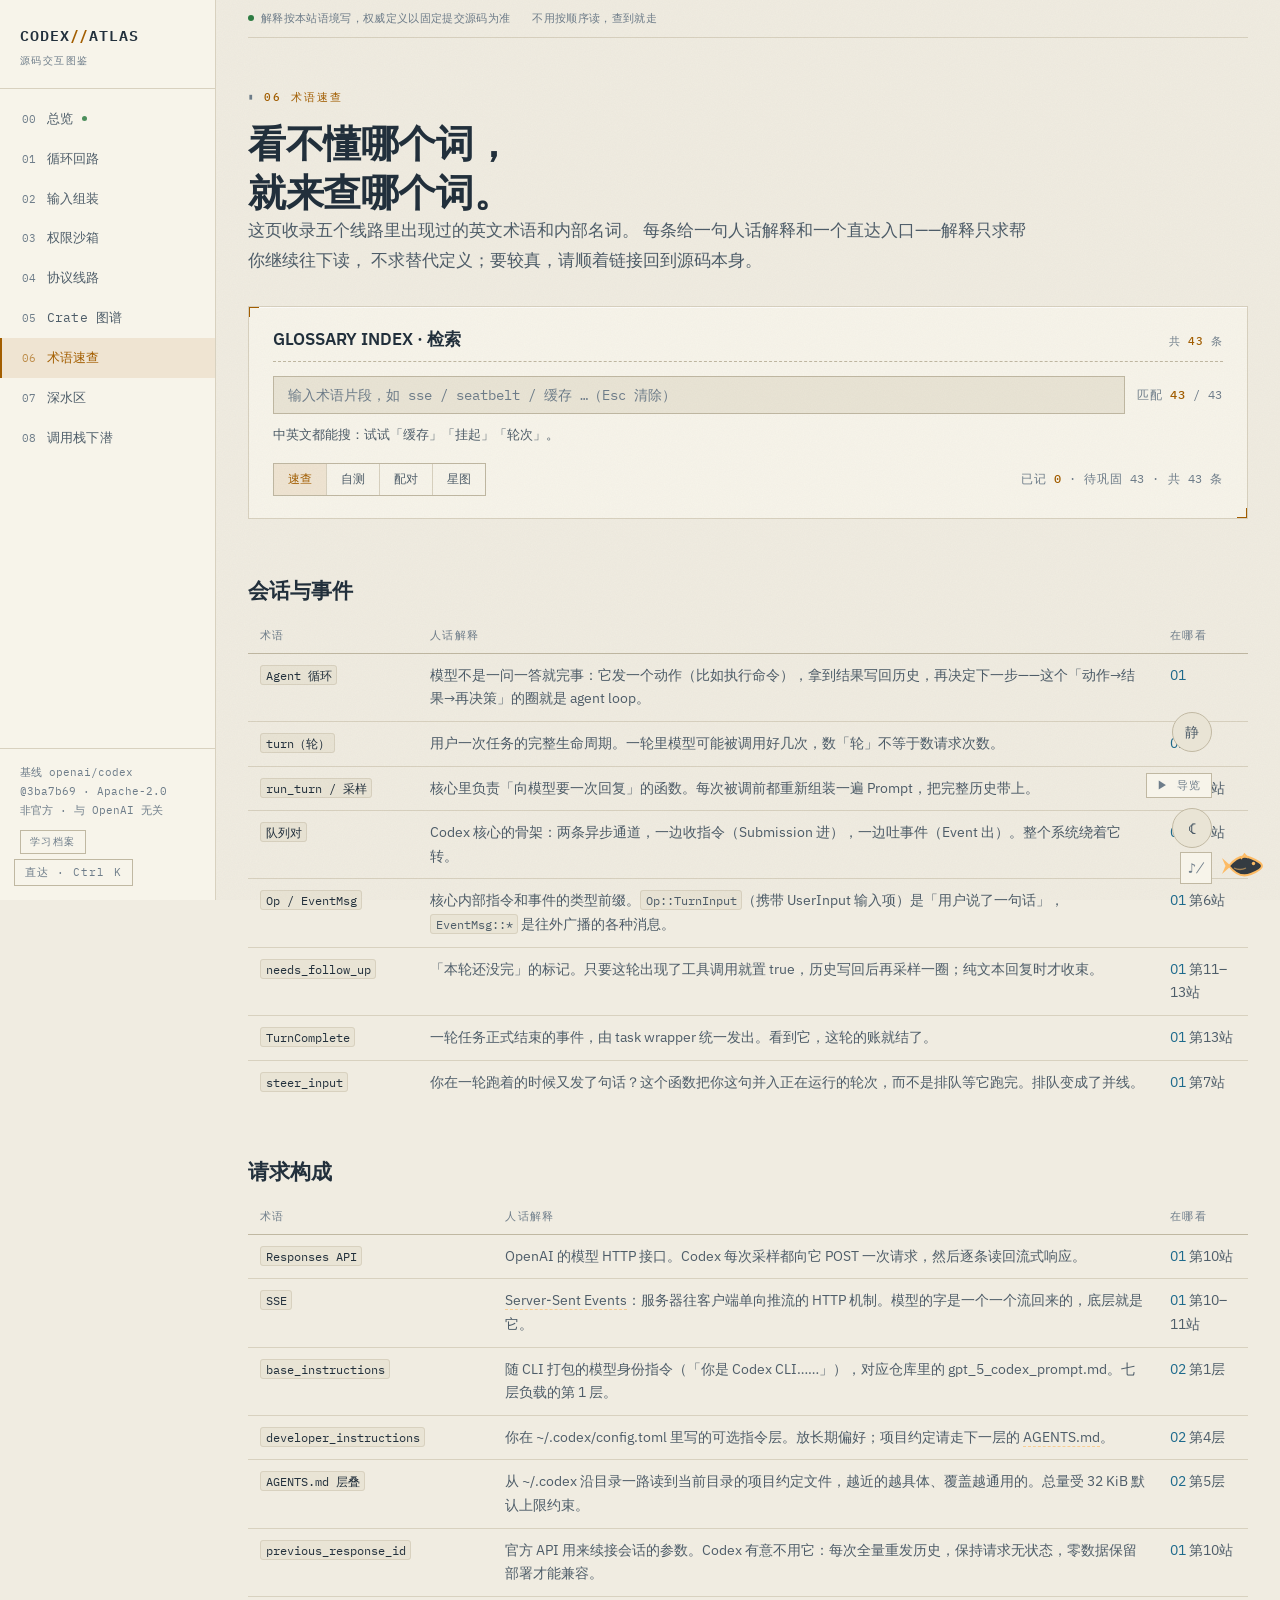
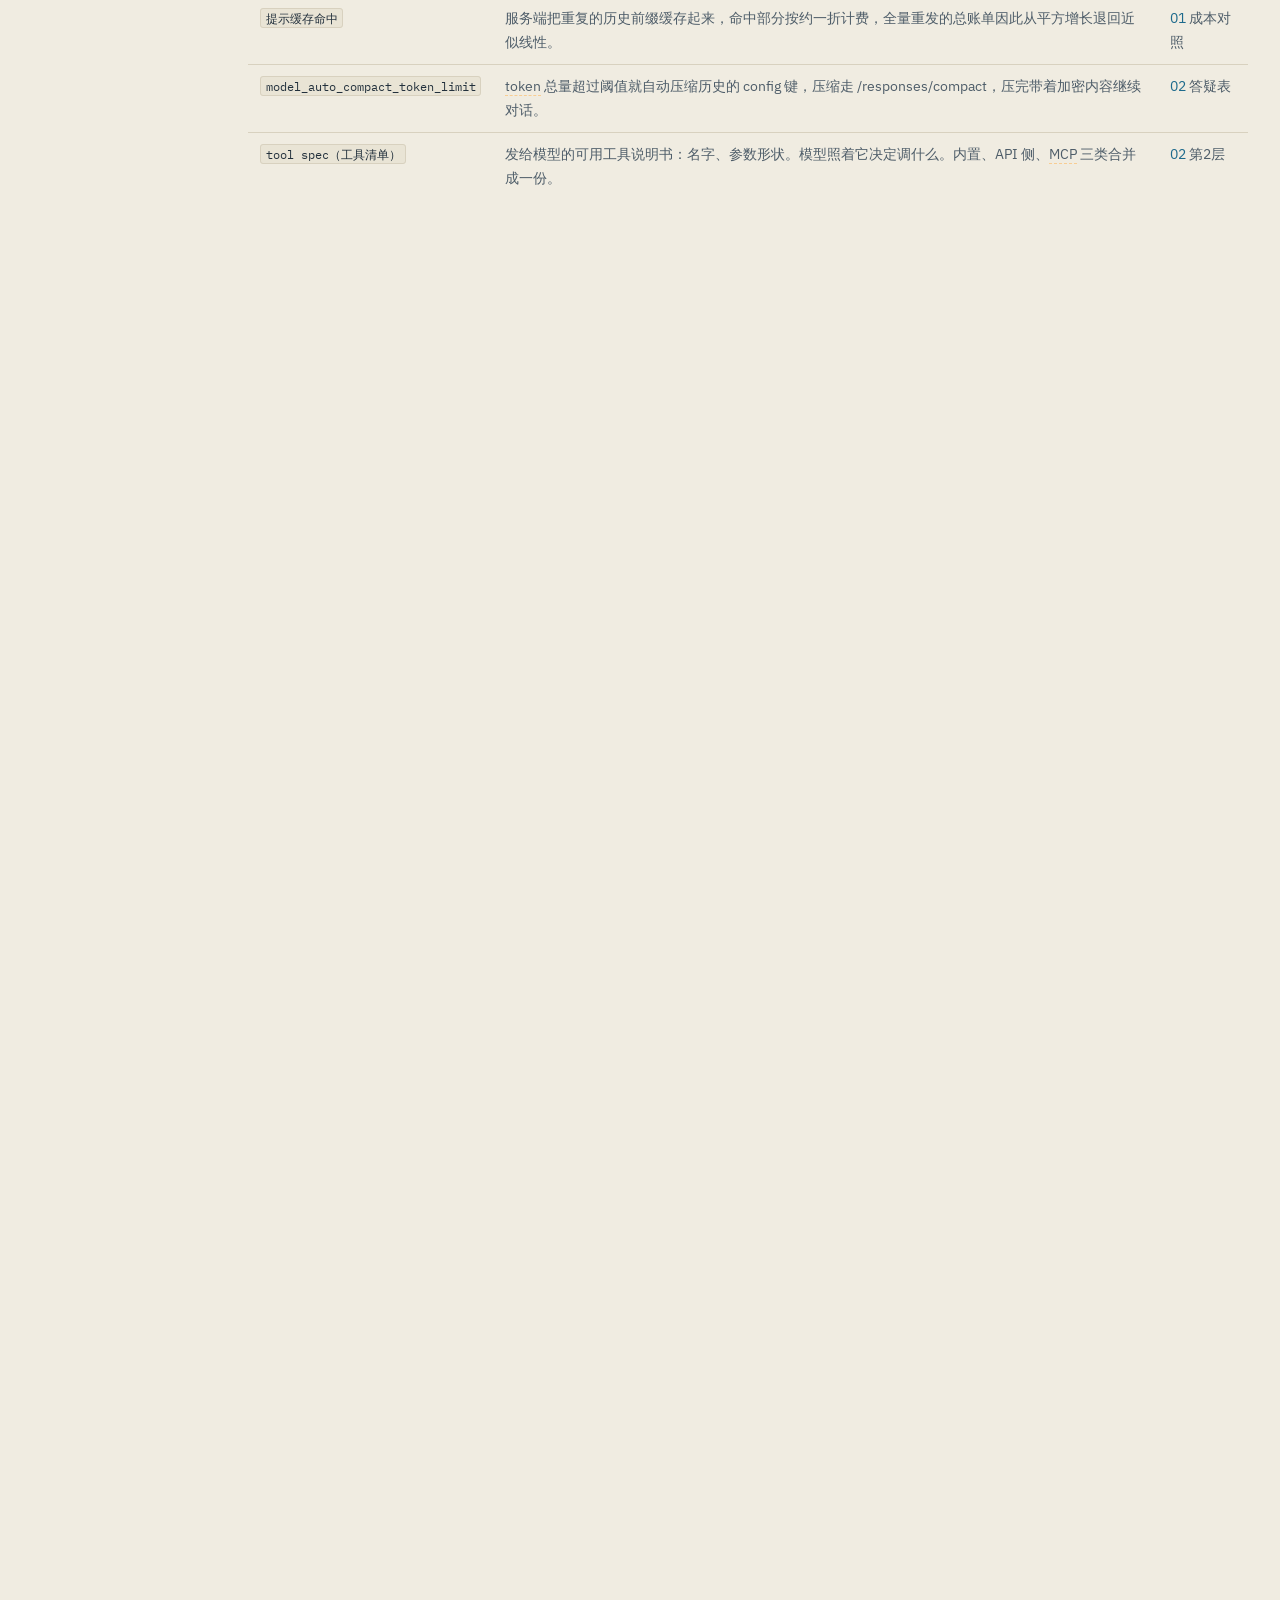
<file: glossary.html>
<!DOCTYPE html>
<html lang="zh-CN">
<head>
<meta charset="UTF-8">
<meta name="viewport" content="width=device-width, initial-scale=1.0">
<meta name="theme-color" content="#101418">
<title>06 术语速查 · 人话版 — CODEX ATLAS</title>
<meta name="description" content="本站出现过的英文术语和内部名词，每条配一句人话解释和直达入口。看不懂哪个词就来查哪个词，不用按顺序读。">
<link rel="icon" type="image/svg+xml" href="data:image/svg+xml,%3Csvg xmlns='http://www.w3.org/2000/svg' viewBox='0 0 32 32'%3E%3Crect width='32' height='32' fill='%23101418'/%3E%3Cpath d='M7 9l8 7-8 7' stroke='%23ffb454' stroke-width='2.6' fill='none'/%3E%3Cpath d='M17 23h9' stroke='%238fc7e8' stroke-width='2.6'/%3E%3C/svg%3E">
<meta property="og:type" content="website">
<meta property="og:site_name" content="CODEX ATLAS">
<meta property="og:title" content="06 术语速查 · 人话版 — CODEX ATLAS">
<meta property="og:description" content="Agent 循环、SSE、Seatbelt、needs_follow_up……每个术语一句话解释，直达它出现的线路。">
<meta property="og:url" content="https://shine-233.github.io/codex-atlas/glossary.html">
<meta property="og:image" content="https://shine-233.github.io/codex-atlas/assets/og.png">
<meta name="twitter:card" content="summary_large_image">
<link rel="preconnect" href="https://fonts.googleapis.com">
<link rel="preconnect" href="https://fonts.gstatic.com" crossorigin>
<link href="https://fonts.googleapis.com/css2?family=IBM+Plex+Mono:wght@400;500;600&family=IBM+Plex+Sans:wght@400;500;600&display=swap" rel="stylesheet">
<link rel="stylesheet" href="assets/styles.css">
<style>
  .search-row { display: flex; gap: 12px; align-items: center; flex-wrap: wrap; }
  .search-box {
    flex: 1;
    min-width: 220px;
    background: var(--bg2);
    border: 1px solid var(--line-strong);
    color: var(--ink);
    font-family: var(--mono);
    font-size: 13.5px;
    padding: 9px 14px;
  }
  .search-box:focus { border-color: var(--amber); outline: none; }
  .search-box::placeholder { color: var(--faint); }
  .match-readout { font-family: var(--mono); font-size: 11.5px; color: var(--faint); letter-spacing: .05em; white-space: nowrap; }
  .match-readout b { color: var(--amber); font-weight: 500; }
  #mg-stat a { color: var(--amber); text-decoration: underline; text-underline-offset: 2px; white-space: normal; }
  table.rt tr.hidden { display: none; }
  .gl-cat h2 { margin-top: 40px; }
  .gl-cat:first-of-type h2 { margin-top: 26px; }

  /* 自测模式：翻卡主动回忆 */
  .view-row { display: flex; align-items: center; justify-content: space-between; gap: 10px; flex-wrap: wrap; margin-top: 16px; }
  .deck { margin-top: 16px; }
  .deck-bar { display: flex; align-items: center; gap: 10px; flex-wrap: wrap; margin-bottom: 10px; }
  .deck-bar .match-readout b { color: var(--ok); }
  .fcard {
    touch-action: pan-y;   /* 横向滑动手势归卡片，竖向滚动留给页面 */
    display: block; width: 100%; min-height: 210px;
    background: var(--bg1); border: 1px dashed var(--line-strong);
    cursor: pointer; text-align: center;
    padding: 30px 22px 22px; position: relative;
    transition: border-color .15s;
  }
  .fcard:hover { border-color: var(--amber); }
  .fcard:focus-visible { outline: 2px solid var(--amber); outline-offset: 2px; }
  .fc-term { font-family: var(--mono); font-size: 24px; color: var(--amber); display: block; word-break: break-all; }
  .fc-hint { position: absolute; left: 0; right: 0; bottom: 12px; font-size: 11px; color: var(--faint); font-family: var(--mono); letter-spacing: .08em; }
  .fc-back { display: none; text-align: left; }
  .fc-back p { max-width: 44em; margin: 0 auto; color: var(--ink); font-size: 14.5px; line-height: 1.75; }
  .fc-back .fc-where { margin-top: 14px !important; font-size: 12.5px; color: var(--dim) !important; text-align: center; }
  .fcard.flipped .fc-term, .fcard.flipped .fc-hint { display: none; }
  .fcard.flipped .fc-back {
    display: block;
    /* 翻面入场：轻轻一个前翻落定（backface 重排的轻量替身，不破坏自适应高度） */
    animation: fc-flip-in .3s var(--ease) both;
  }
  @keyframes fc-flip-in {
    0% { transform: perspective(600px) rotateX(-16deg) translateY(5px); opacity: 0; }
    100% { transform: none; opacity: 1; }
  }
  .swipe-hint { display: none; }
  @media (hover: none) and (pointer: coarse) {
    .swipe-hint { display: inline; }
  }
  .fc-mark { position: absolute; top: 10px; right: 12px; font-family: var(--mono); font-size: 10.5px; letter-spacing: .1em; color: var(--ok); }
  .deck-actions { display: flex; gap: 8px; flex-wrap: wrap; margin-top: 12px; }
  .deck-actions .grow { flex: 1; }
  .deck-tip { margin-top: 10px; }
  /* 遗忘曲线小图：近 28 天每天「记得 / 忘了」的记得率柱状图 */
  .curve-wrap { margin-top: 14px; padding-top: 12px; border-top: 1px dashed var(--line); }
  .curve-head { display: flex; justify-content: space-between; align-items: baseline; gap: 8px; flex-wrap: wrap; margin-bottom: 6px; }
  .curve-title { font-family: var(--mono); font-size: 10.5px; letter-spacing: .12em; color: var(--dim); }
  #curve { width: 100%; height: 64px; display: block; }
  /* 配对游戏：canvas 连线 */
  .mg-wrap {
    position: relative; height: 330px; margin-top: 4px;
    border: 1px solid var(--line); background: var(--bg0);
    overflow: hidden;
  }
  .mg-wrap canvas { position: absolute; inset: 0; width: 100%; height: 100%; display: block; touch-action: none; }
  @media (max-width: 720px) { .mg-wrap { height: 380px; } }
</style>
</head>
<body>

<a class="skip-link" href="#main">跳到主内容</a>

<nav class="rail" aria-label="站点线路">
  <a class="rail-brand" href="index.html">
    <span class="sig">CODEX<b>//</b>ATLAS</span>
    <span class="sub">源码交互图鉴</span>
  </a>
  <div class="rail-chs">
    <a class="rail-ch" href="index.html"><span class="ch-no">00</span>总览</a>
    <a class="rail-ch" href="labs/loop.html"><span class="ch-no">01</span>循环回路</a>
    <a class="rail-ch" href="labs/prompt.html"><span class="ch-no">02</span>输入组装</a>
    <a class="rail-ch" href="labs/sandbox.html"><span class="ch-no">03</span>权限沙箱</a>
    <a class="rail-ch" href="labs/appserver.html"><span class="ch-no">04</span>协议线路</a>
    <a class="rail-ch" href="labs/atlas.html"><span class="ch-no">05</span>Crate 图谱</a>
    <a class="rail-ch" href="glossary.html"><span class="ch-no">06</span>术语速查</a>
    <a class="rail-ch" href="labs/deep.html"><span class="ch-no">07</span>深水区</a>
    <a class="rail-ch" href="labs/dive.html"><span class="ch-no">08</span>调用栈下潜</a>
  </div>
  <div class="rail-foot">基线 openai/codex<br>@3ba7b69 · Apache-2.0<br>非官方 · 与 OpenAI 无关</div>
</nav>

<div class="topbar">
  <span class="sig">CODEX<b>//</b>ATLAS</span>
  <button class="nav-toggle" aria-expanded="false" aria-controls="mnav">菜单</button>
</div>
<div class="mobile-nav" id="mnav">
  <a href="index.html">00 · 总览</a>
  <a href="labs/loop.html">01 · 循环回路</a>
  <a href="labs/prompt.html">02 · 输入组装</a>
  <a href="labs/sandbox.html">03 · 权限沙箱</a>
  <a href="labs/appserver.html">04 · 协议线路</a>
  <a href="labs/atlas.html">05 · Crate 图谱</a>
  <a href="glossary.html">06 · 术语速查</a>
  <a href="labs/deep.html">07 · 深水区</a>
  <a href="labs/dive.html">08 · 调用栈下潜</a>
</div>

<div class="wrap">
  <main class="container" id="main">

    <div class="status-strip">
      <span><i class="dot"></i>解释按本站语境写，权威定义以固定提交源码为准</span>
      <span>不用按顺序读，查到就走</span>
    </div>

    <header style="padding-top:16px;">
      <p class="eyebrow"><span class="tick">▮</span>06 术语速查</p>
      <h1>看不懂哪个词，<br>就来查哪个词。</h1>
      <p class="lede">
        这页收录五个线路里出现过的英文术语和内部名词。
        每条给一句人话解释和一个直达入口——解释只求帮你继续往下读，
        不求替代定义；要较真，请顺着链接回到源码本身。
      </p>
    </header>

    <section class="panel hot" style="margin-top:30px;">
      <div class="panel-title">
        <h3>GLOSSARY INDEX · 检索</h3>
        <span class="readout">共 <b id="total-out">0</b> 条</span>
      </div>
      <div class="search-row">
        <input type="text" id="q" class="search-box"
               placeholder="输入术语片段，如 sse / seatbelt / 缓存 …（Esc 清除）"
               aria-label="检索术语">
        <span class="match-readout" id="match-out" aria-live="polite">匹配 <b>0</b> / 0</span>
      </div>
      <p class="small muted" style="margin:10px 0 0;">
        中英文都能搜：试试「缓存」「挂起」「轮次」。
      </p>

      <div class="view-row">
        <div class="seg" role="group" aria-label="模式切换">
          <button data-md="look" class="on">速查</button>
          <button data-md="drill">自测</button>
          <button data-md="match">配对</button>
          <button data-md="star">星图</button>
        </div>
        <span class="match-readout" id="drill-out" aria-live="polite"></span>
      </div>

      <div class="deck" id="deck" hidden>
        <div class="deck-bar">
          <span class="match-readout" id="deck-pos" aria-live="polite"></span>
          <span class="grow" style="flex:1;"></span>
          <button class="btn" id="deck-shuffle" type="button">↻ 重排顺序</button>
        </div>
        <button type="button" class="fcard" id="fcard" aria-expanded="false">
          <span class="fc-mark" id="fc-mark" hidden>已记</span>
          <span class="fc-term" id="fc-term"></span>
          <div class="fc-back">
            <p id="fc-expl"></p>
            <p class="fc-where small muted" id="fc-where"></p>
          </div>
          <span class="fc-hint">点卡片或按空格翻面 · 翻面前先在脑子里答一遍</span>
        </button>
        <div class="deck-actions">
          <button class="btn" id="d-prev" type="button" aria-label="上一张">◀</button>
          <button class="btn" id="d-known" type="button">✓ 记得</button>
          <button class="btn" id="d-unknown" type="button">✗ 忘了</button>
          <button class="btn" id="d-next" type="button" aria-label="下一张">▶</button>
        </div>
        <div class="curve-wrap">
          <div class="curve-head">
            <span class="curve-title">MEMORY CURVE · 近 28 天</span>
            <span id="curve-sum" aria-live="polite"></span>
          </div>
          <canvas id="curve" height="64"></canvas>
        </div>
        <p class="small muted deck-tip">
          先看术语自己回忆，再翻面对答案。「记得 / 忘了」会记进本机存档——下次打开，先给你推没记牢的那些。键盘：空格翻面，← → 换张。
          <span class="swipe-hint">手机上也可以直接滑卡片：<b>右滑 = 记得，左滑 = 忘了</b>。</span>
        </p>
      </div>

      <div class="deck" id="match-deck" hidden>
        <div class="deck-bar">
          <span class="match-readout" id="mg-stat" aria-live="polite"></span>
          <span style="flex:1;"></span>
          <button class="btn" id="mg-redeal" type="button">↻ 换一批</button>
        </div>
        <div class="mg-wrap" id="mg-wrap"></div>
        <p class="small muted deck-tip">
          按住左边的术语，拖到右边它的人话短句上松手。连错会晃一下弹回；五条全连对收一轮，失误最少的纪录存在本机。
          短句是浓缩版，完整解释都在下面速查表里。
        </p>
      </div>

      <div class="deck" id="star-deck" hidden>
        <div class="deck-bar">
          <span class="match-readout" id="star-out" aria-live="polite">拖动旋转 · 滚轮缩放 · 悬停看解释 · 点击直达仪器</span>
          <span style="flex:1;"></span>
          <button class="btn" id="star-spin" type="button" aria-pressed="false">⟳ 自转</button>
        </div>
        <div id="star-stage" style="position:relative;height:400px;" role="img"
             aria-label="术语星图：全部术语按所属线路聚成六个星座的三维点云，可拖拽旋转、滚轮缩放、悬停查看解释、点击直达讲它的仪器"></div>
        <div id="star-card" hidden
             style="position:absolute;pointer-events:none;max-width:270px;padding:10px 12px;border:1px solid var(--line-strong);border-radius:9px;background:var(--bg);box-shadow:0 10px 30px rgba(0,0,0,.35);font-size:12.5px;line-height:1.6;color:var(--dim);z-index:5;"></div>
        <p class="small muted deck-tip">
          六种颜色对应六条线路的星座：拖动旋转（松手带惯性）、滚轮或触屏双指缩放、悬停亮星弹出人话解释、点击直达讲它的仪器。
          ← → 方向键也能转。「静」开启时自转停止，交互不受影响。
        </p>
      </div>
    </section>

    <section class="gl-cat">
      <h2>会话与事件</h2>
      <table class="rt">
        <thead><tr><th style="width:170px;">术语</th><th>人话解释</th><th style="width:90px;">在哪看</th></tr></thead>
        <tbody data-cat="会话与事件">
          <tr data-k="agent loop agent 循环 agent循环 循环 回路"><td><code>Agent 循环</code></td><td>模型不是一问一答就完事：它发一个动作（比如执行命令），拿到结果写回历史，再决定下一步——这个「动作→结果→再决策」的圈就是 agent loop。</td><td><a href="labs/loop.html">01</a></td></tr>
          <tr data-k="turn 轮次 轮 对话"><td><code>turn（轮）</code></td><td>用户一次任务的完整生命周期。一轮里模型可能被调用好几次，数「轮」不等于数请求次数。</td><td><a href="labs/loop.html">01</a></td></tr>
          <tr data-k="run_turn 采样 sampling 采样器"><td><code>run_turn / 采样</code></td><td>核心里负责「向模型要一次回复」的函数。每次被调前都重新组装一遍 Prompt，把完整历史带上。</td><td><a href="labs/loop.html">01</a> 第9站</td></tr>
          <tr data-k="队列对 queue submission event 队列"><td><code>队列对</code></td><td>Codex 核心的骨架：两条异步通道，一边收指令（Submission 进），一边吐事件（Event 出）。整个系统绕着它转。</td><td><a href="labs/loop.html">01</a> 第6站</td></tr>
          <tr data-k="op::turninput op userinput eventmsg 操作 事件 类型"><td><code>Op / EventMsg</code></td><td>核心内部指令和事件的类型前缀。<code>Op::TurnInput</code>（携带 UserInput 输入项）是「用户说了一句话」，<code>EventMsg::*</code> 是往外广播的各种消息。</td><td><a href="labs/loop.html">01</a> 第6站</td></tr>
          <tr data-k="needs_follow_up follow up 跟进 标记"><td><code>needs_follow_up</code></td><td>「本轮还没完」的标记。只要这轮出现了工具调用就置 true，历史写回后再采样一圈；纯文本回复时才收束。</td><td><a href="labs/loop.html">01</a> 第11–13站</td></tr>
          <tr data-k="turncomplete 完成 收束 结束"><td><code>TurnComplete</code></td><td>一轮任务正式结束的事件，由 task wrapper 统一发出。看到它，这轮的账就结了。</td><td><a href="labs/loop.html">01</a> 第13站</td></tr>
          <tr data-k="steer_input steer 打断 并入 插话"><td><code>steer_input</code></td><td>你在一轮跑着的时候又发了句话？这个函数把你这句并入正在运行的轮次，而不是排队等它跑完。排队变成了并线。</td><td><a href="labs/loop.html">01</a> 第7站</td></tr>
        </tbody>
      </table>
    </section>

    <section class="gl-cat">
      <h2>请求构成</h2>
      <table class="rt">
        <thead><tr><th style="width:170px;">术语</th><th>人话解释</th><th style="width:90px;">在哪看</th></tr></thead>
        <tbody data-cat="请求构成">
          <tr data-k="responses api 接口 端点 post responses"><td><code>Responses API</code></td><td>OpenAI 的模型 HTTP 接口。Codex 每次采样都向它 POST 一次请求，然后逐条读回流式响应。</td><td><a href="labs/loop.html">01</a> 第10站</td></tr>
          <tr data-k="sse server-sent events 流式 流 推送"><td><code>SSE</code></td><td>Server-Sent Events：服务器往客户端单向推流的 HTTP 机制。模型的字是一个一个流回来的，底层就是它。</td><td><a href="labs/loop.html">01</a> 第10–11站</td></tr>
          <tr data-k="base_instructions 身份 基础指令 system prompt 系统提示"><td><code>base_instructions</code></td><td>随 CLI 打包的模型身份指令（「你是 Codex CLI……」），对应仓库里的 gpt_5_codex_prompt.md。七层负载的第 1 层。</td><td><a href="labs/prompt.html">02</a> 第1层</td></tr>
          <tr data-k="developer_instructions 开发者指令 config.toml 配置"><td><code>developer_instructions</code></td><td>你在 ~/.codex/config.toml 里写的可选指令层。放长期偏好；项目约定请走下一层的 AGENTS.md。</td><td><a href="labs/prompt.html">02</a> 第4层</td></tr>
          <tr data-k="agents.md 层叠 cascade 项目约定 目录"><td><code>AGENTS.md 层叠</code></td><td>从 ~/.codex 沿目录一路读到当前目录的项目约定文件，越近的越具体、覆盖越通用的。总量受 32 KiB 默认上限约束。</td><td><a href="labs/prompt.html">02</a> 第5层</td></tr>
          <tr data-k="previous_response_id 无状态 零数据保留 stateless"><td><code>previous_response_id</code></td><td>官方 API 用来续接会话的参数。Codex 有意不用它：每次全量重发历史，保持请求无状态，零数据保留部署才能兼容。</td><td><a href="labs/loop.html">01</a> 第10站</td></tr>
          <tr data-k="提示缓存 prompt caching 缓存命中 cached 计费 一折"><td><code>提示缓存命中</code></td><td>服务端把重复的历史前缀缓存起来，命中部分按约一折计费，全量重发的总账单因此从平方增长退回近似线性。</td><td><a href="labs/loop.html">01</a> 成本对照</td></tr>
          <tr data-k="model_auto_compact_token_limit auto_compact compact 压缩 历史 超长"><td><code>model_auto_compact_token_limit</code></td><td>token 总量超过阈值就自动压缩历史的 config 键，压缩走 /responses/compact，压完带着加密内容继续对话。</td><td><a href="labs/prompt.html">02</a> 答疑表</td></tr>
          <tr data-k="tool spec 工具清单 tools 工具列表"><td><code>tool spec（工具清单）</code></td><td>发给模型的可用工具说明书：名字、参数形状。模型照着它决定调什么。内置、API 侧、MCP 三类合并成一份。</td><td><a href="labs/prompt.html">02</a> 第2层</td></tr>
        </tbody>
      </table>
    </section>

    <section class="gl-cat">
      <h2>权限与沙箱</h2>
      <table class="rt">
        <thead><tr><th style="width:170px;">术语</th><th>人话解释</th><th style="width:90px;">在哪看</th></tr></thead>
        <tbody>
          <tr data-k="read-only workspace-write danger-full-access 沙箱模式 只读 工作区 全开"><td><code>三档沙箱模式</code></td><td>进程能碰什么的硬边界：read-only 只出主意不动手；workspace-write 工作目录加临时目录可写、默认断网；danger-full-access 全放开。</td><td><a href="labs/sandbox.html">03</a></td></tr>
          <tr data-k="untrusted on-failure on-request never 审批策略 批准 弹窗"><td><code>四档审批策略</code></td><td>「什么时候先问你」的软规则：untrusted 全都先问；on-failure 失败才升级；on-request 模型自己申请；never 从不打扰。和沙箱模式是两条独立的轴。</td><td><a href="labs/sandbox.html">03</a></td></tr>
          <tr data-k="seatbelt macos 苹果 profile sandbox-exec"><td><code>Seatbelt</code></td><td>macOS 的沙箱强制机制。Codex 为每条命令生成一份 profile 规则，再用 sandbox-exec 套着启动。</td><td><a href="labs/sandbox.html">03</a></td></tr>
          <tr data-k="landlock seccomp linux 内核 bwrap bubblewrap"><td><code>Landlock + seccomp</code></td><td>Linux 内核侧的两道闸：Landlock 过滤文件树访问，seccomp 收窄可用系统调用。另有 bwrap 容器路线作备选。</td><td><a href="labs/sandbox.html">03</a></td></tr>
          <tr data-k="wfp windows filtering platform 视窗 网络 过滤"><td><code>WFP</code></td><td>Windows Filtering Platform：Windows 上管网络流量的内核框架，Codex 用它做网络层管控。</td><td><a href="labs/sandbox.html">03</a></td></tr>
          <tr data-k="条件放行 cond amber 琥珀 升级"><td><code>条件放行</code></td><td>判定器里的琥珀色格子：沙箱本身不放行，但你的审批策略允许弹窗，点头才升级执行一次。</td><td><a href="labs/sandbox.html">03</a></td></tr>
          <tr data-k="shell-escalation 升级流 审批升级"><td><code>shell-escalation</code></td><td>审批升级流的实现 crate：沙箱内拿不到的权限，经你批准后换一种方式重跑。</td><td><a href="labs/atlas.html">05</a> B3</td></tr>
          <tr data-k="execpolicy 执行策略 白名单 免审批"><td><code>execpolicy</code></td><td>执行策略引擎：判定哪些命令属于安全白名单，可以免审批直接跑。</td><td><a href="labs/atlas.html">05</a> B4</td></tr>
          <tr data-k="trust 项目信任 trusted 目录信任 projects 信任确认"><td><code>项目信任</code></td><td>第一次在某个目录里启动会弹「信任这个目录吗」；点过的目录写进 config 的 projects 表，之后免确认。信任的是「这里的 AGENTS.md 和命令我认」。</td><td><a href="labs/deep.html">07</a> B 房</td></tr>
          <tr data-k="mcp model context protocol 工具服务器 豁免 不受管"><td><code>MCP</code></td><td>Model Context Protocol：给模型接外部工具的标准协议。重点：经 MCP 接的工具不在 Codex 沙箱管辖范围内，防护由提供方自己负责。</td><td><a href="labs/sandbox.html">03</a> 底部</td></tr>
        </tbody>
      </table>
    </section>

    <section class="gl-cat">
      <h2>协议通道</h2>
      <table class="rt">
        <thead><tr><th style="width:170px;">术语</th><th>人话解释</th><th style="width:90px;">在哪看</th></tr></thead>
        <tbody>
          <tr data-k="app server 应用服务 json-rpc 服务进程 ide"><td><code>App Server</code></td><td>把 Codex 核心包装成一个 JSON-RPC 服务的进程。IDE 插件、桌面 App、TUI 都是它的客户端。</td><td><a href="labs/appserver.html">04</a></td></tr>
          <tr data-k="embedded 内嵌 同进程 本地 tui"><td><code>embedded 模式</code></td><td>本地默认形态：App Server 和 TUI 跑在同一个进程里。即便同进程，客户端与服务端的协议边界照样存在。</td><td><a href="labs/loop.html">01</a> 第3站</td></tr>
          <tr data-k="stdio jsonl 传输 标准输入输出 行"><td><code>stdio JSONL</code></td><td>主传输方式：在标准输入输出上每行一条 JSON。简单、可调试，IDE 场景够用。</td><td><a href="labs/appserver.html">04</a></td></tr>
          <tr data-k="thread turn item 原语 会话线程"><td><code>Thread / Turn / Item</code></td><td>协议三原语：Thread 是会话容器（可恢复、分叉、归档）；Turn 是由输入发起的一轮工作；Item 是里面最小的条目单位。</td><td><a href="labs/appserver.html">04</a></td></tr>
          <tr data-k="started delta completed 生命周期 占位 打字机"><td><code>started → delta → completed</code></td><td>Item 的生命周期三步：started 到达即可渲染占位，delta 流式补全（打字机效果靠它），completed 落定。</td><td><a href="labs/appserver.html">04</a> 第7–9条</td></tr>
          <tr data-k="commandexecution approval item/commandexecution/requestapproval 审批请求 反向 服务端请求 挂起"><td><code>item/commandExecution/requestApproval</code></td><td>服务端反向发给客户端的审批请求（社区旧称 commandExecution/approval）。它到达时整轮暂停，等客户端给一个应答——「双向」两个字就体现在这。</td><td><a href="labs/appserver.html">04</a> 第11条</td></tr>
          <tr data-k="turn/interrupt 打断 esc 中断 取消 interrupt"><td><code>turn/interrupt</code></td><td>打断一轮正在跑的任务：命令以 interrupted 落定，已产生的条目保留在历史里——打断是收束的一种，不是删除。</td><td><a href="labs/appserver.html">04</a> 第二幕</td></tr>
          <tr data-k="thread/archive 归档 收尾 archive"><td><code>thread/archive</code></td><td>把不再活跃的线程请出活跃名单。软操作：历史还在盘上，resume 随时能请回来，归档不等于删除。</td><td><a href="labs/appserver.html">04</a> 第二幕</td></tr>
          <tr data-k="rollout resume fork 落盘 恢复 断线 重连 分叉 轨迹"><td><code>rollout / resume / fork</code></td><td>轨迹落盘、断线恢复、时间线分叉。事件历史持久化保存之后，客户端随时能接着上次的现场继续。</td><td><a href="labs/appserver.html">04</a>; <a href="labs/atlas.html">B2</a></td></tr>
        </tbody>
      </table>
    </section>

    <section class="gl-cat">
      <h2>仓库与工程</h2>
      <table class="rt">
        <thead><tr><th style="width:170px;">术语</th><th>人话解释</th><th style="width:90px;">在哪看</th></tr></thead>
        <tbody>
          <tr data-k="crate rust 包 workspace cargo.toml members 编译单元 成员"><td><code>crate / workspace</code></td><td>crate 是 Rust 的编译单元，约等于「一个包」。workspace 是一群 crate 的集合，名单写在 Cargo.toml 的 members 字段——137 这个数字的出处。</td><td><a href="labs/atlas.html">05</a></td></tr>
          <tr data-k="codex exec 非交互 ci 脚本 一次性 自动化"><td><code>codex exec</code></td><td>非交互式一次性执行入口：codex exec "任务"。不进终端界面，CI 和脚本场景的主力形态。</td><td><a href="labs/atlas.html">05</a> B1</td></tr>
          <tr data-k="apply_patch apply-patch 补丁 改文件 patch"><td><code>apply_patch</code></td><td>Codex 的特色补丁工具：模型输出的修改以补丁形式描述，由它落成磁盘上的真实变更。</td><td><a href="labs/atlas.html">05</a> B3</td></tr>
          <tr data-k="tui 终端界面 terminal 终端 ui"><td><code>TUI</code></td><td>Terminal UI，终端里的交互界面。正在重构为 App Server 的标准子进程客户端。</td><td><a href="labs/loop.html">01</a> 第3站；<a href="labs/deep.html">07</a> D 房</td></tr>
          <tr data-k="auth.json 登录态 令牌 token 凭据 refresh"><td><code>auth.json</code></td><td>~/.codex 下的凭据文件：ChatGPT 路线存 id/access/refresh 三件套，API key 路线存密钥本体。刷新靠它，泄露也是它。</td><td><a href="labs/deep.html">07</a> A 房</td></tr>
          <tr data-k="profiles 预设 场景包 配置打包 profile"><td><code>profiles（场景包）</code></td><td>config.toml 里把一组键值打包命名的段落，--profile 一键整套切换。优先级高于顶层配置、低于 CLI 覆盖。</td><td><a href="labs/deep.html">07</a> B 房</td></tr>
          <tr data-k="slash 命令 斜杠 /init /compact 客户端本地"><td><code>斜杠命令</code></td><td>/init、/model、/compact 这类输入。在 TUI 客户端本地处理，不发给模型——更像地址栏协议，不像聊天内容。</td><td><a href="labs/deep.html">07</a> D 房</td></tr>
        </tbody>
      </table>
    </section>

    <aside class="evidence">
      <div class="ev-h">证据边界</div>
      解释按本站五个线路的语境撰写，够用就好；要较真，顺着「在哪看」回到对应线路，再回到固定提交 openai/codex@3ba7b69 的源码本体。发现哪条解释有歧义或错误，欢迎提 issue 指明词条。
    </aside>

  </main>
</div>

<script src="assets/panel.js"></script>
<script src="assets/panel-page.js"></script>
<script src="assets/panel-pet.js"></script>
<script src="assets/panel-theme.js"></script>
<script src="assets/sound.js"></script>
<script src="assets/terms.js"></script>
<script>
(function () {
  "use strict";

  var rows = Array.prototype.slice.call(document.querySelectorAll("tbody tr[data-k]"));
  var q = document.getElementById("q");
  var matchOut = document.getElementById("match-out");
  var totalOut = document.getElementById("total-out");
  var TOTAL = rows.length;

  totalOut.textContent = TOTAL;

  function applyFilter() {
    var kw = q.value.trim().toLowerCase();
    var hits = 0;
    rows.forEach(function (tr) {
      var isHit = !kw || tr.getAttribute("data-k").indexOf(kw) !== -1 ||
                  tr.textContent.toLowerCase().indexOf(kw) !== -1;
      tr.classList.toggle("hidden", !isHit);
      if (isHit) hits++;
    });
    matchOut.innerHTML = hits ? '匹配 <b>' + hits + '</b> / ' + TOTAL : "没有匹配 — 换个关键词试试";
  }

  q.addEventListener("input", applyFilter);
  q.addEventListener("keydown", function (e) {
    if (e.key === "Escape") { q.value = ""; applyFilter(); }
  });

  applyFilter();
})();

/* ---------- 自测模式：翻卡主动回忆，记忆存档仅在本机 ---------- */
(function () {
  "use strict";

  var rows = Array.prototype.slice.call(document.querySelectorAll("tbody tr[data-k]"));
  var CARDS = rows.map(function (tr) {
    return {
      name: (tr.querySelector("td code") || tr.children[0]).textContent.trim(),
      expl: tr.children[1].textContent.trim(),
      whereHTML: tr.children[2] ? tr.children[2].innerHTML : ""
    };
  });

  var deck = document.getElementById("deck");
  var matchDeck = document.getElementById("match-deck");
  var starDeck = document.getElementById("star-deck");
  if (!deck || !CARDS.length) return;
  var cats = Array.prototype.slice.call(document.querySelectorAll(".gl-cat"));
  var searchRow = document.querySelector(".search-row");

  var fcard = document.getElementById("fcard");
  var fcTerm = document.getElementById("fc-term");
  var fcExpl = document.getElementById("fc-expl");
  var fcWhere = document.getElementById("fc-where");
  var fcMark = document.getElementById("fc-mark");
  var deckPos = document.getElementById("deck-pos");
  var drillOut = document.getElementById("drill-out");

  var KEY = "ca-flash-glossary";
  var store = {};
  try { store = JSON.parse(localStorage.getItem(KEY) || "{}"); } catch (e) { store = {}; }
  function save() { try { localStorage.setItem(KEY, JSON.stringify(store)); } catch (e) { /* 存不上就算了 */ } }

  /* ---------- 遗忘曲线：近 28 天每天的记得/忘了计数（ca-drill-hist）。
     每天一条 {d:"Y-M-D",k,u}，最多留 28 天；画成记得率柱状小图。 ---------- */
  var HIST_KEY = "ca-drill-hist", HIST_MAX = 28;
  var curveCv = document.getElementById("curve");
  var curveSum = document.getElementById("curve-sum");
  var CURVE_AMBER = (window.CATheme ? CATheme.rgb("--amber", "255,180,84") : "255,180,84");
  var CURVE_FAINT = (window.CATheme ? CATheme.rgb("--faint", "90,103,116") : "90,103,116");

  function loadHist() {
    try {
      var h = JSON.parse(localStorage.getItem(HIST_KEY) || "[]");
      return h && typeof h.length === "number" ? h : [];
    } catch (e) { return []; }
  }
  function saveHist(h) { try { localStorage.setItem(HIST_KEY, JSON.stringify(h)); } catch (e) { /* 存不上就算了 */ } }
  function dayStr(dt) { return dt.getFullYear() + "-" + (dt.getMonth() + 1) + "-" + dt.getDate(); }

  function drawCurve() {
    if (!curveCv || !curveCv.getContext) return;
    var hist = loadHist();
    var byDay = {};
    hist.forEach(function (x) { if (x && x.d) byDay[x.d] = x; });
    var totK = 0, totU = 0;
    hist.forEach(function (x) { if (x) { totK += x.k || 0; totU += x.u || 0; } });
    if (!totK && !totU) {
      curveSum.textContent = "做完一轮自测就开始记录";
    } else {
      curveSum.innerHTML = "近 28 天记得率 <b>" + Math.round(100 * totK / (totK + totU)) +
        "%</b> · " + (totK + totU) + " 次作答";
    }
    if (deck.hidden) return;
    var w = curveCv.clientWidth;
    if (w < 10) return;
    var dpr = Math.min(2, window.devicePixelRatio || 1);
    var h64 = 64;
    curveCv.width = Math.round(w * dpr);
    curveCv.height = Math.round(h64 * dpr);
    var ctx = curveCv.getContext("2d");
    ctx.setTransform(dpr, 0, 0, dpr, 0, 0);
    ctx.clearRect(0, 0, w, h64);
    /* 基线 */
    ctx.strokeStyle = "rgba(" + CURVE_FAINT + ",.5)";
    ctx.lineWidth = 1;
    ctx.beginPath();
    ctx.moveTo(0.5, h64 - 4.5);
    ctx.lineTo(w - 0.5, h64 - 4.5);
    ctx.stroke();
    /* 28 槽柱状图：右端=今天，往左回溯；rate = k/(k+u)，琥珀色 */
    var slotW = w / HIST_MAX;
    var barW = Math.max(2, Math.floor(slotW * 0.62));
    var maxH = h64 - 8;
    for (var i = 0; i < HIST_MAX; i++) {
      var dt = new Date();
      dt.setDate(dt.getDate() - (HIST_MAX - 1 - i));
      var e = byDay[dayStr(dt)];
      if (!e || (!(e.k > 0) && !(e.u > 0))) continue;
      var rate = e.k / (e.k + e.u);
      var bh = Math.max(2, Math.round(rate * maxH));
      ctx.fillStyle = "rgba(" + CURVE_AMBER + "," + (0.45 + 0.55 * rate).toFixed(2) + ")";
      ctx.fillRect(i * slotW + (slotW - barW) / 2, h64 - 4 - bh, barW, bh);
    }
  }

  function bumpHist(ok) {
    var h = loadHist();
    var t = dayStr(new Date()), e = null;
    for (var i = 0; i < h.length; i++) if (h[i] && h[i].d === t) { e = h[i]; break; }
    if (!e) { e = { d: t, k: 0, u: 0 }; h.push(e); }
    if (ok) e.k++; else e.u++;
    while (h.length > HIST_MAX) h.shift();   /* 超了丢最老的一天 */
    saveHist(h);
    drawCurve();
  }

  /* 出队顺序：没记牢的在前，已记的垫后；组内保持页面原顺序 */
  function rank(name) { return store[name] === true ? 2 : 1; }
  var order = CARDS.map(function (c, i) { return i; })
    .sort(function (a, b) { return rank(CARDS[a].name) - rank(CARDS[b].name); });
  var idx = 0;
  var flipped = false;

  function counts() {
    var k = 0, u = 0;
    CARDS.forEach(function (c) {
      if (store[c.name] === true) k++;
      else u++;
    });
    return { k: k, u: u };
  }

  function render() {
    var c = CARDS[order[idx]];
    fcTerm.textContent = c.name;
    fcExpl.textContent = c.expl;
    fcWhere.innerHTML = c.whereHTML;
    flipped = false;
    fcard.classList.remove("flipped");
    fcMark.hidden = store[c.name] !== true;
    var n = counts();
    deckPos.innerHTML = "第 <b>" + (idx + 1) + "</b> / " + order.length + " 张";
    drillOut.innerHTML = "已记 <b>" + n.k + "</b> · 待巩固 " + n.u + " · 共 " + CARDS.length + " 条";
    drawCurve();
  }

  function flip() {
    flipped = !flipped;
    fcard.classList.toggle("flipped", flipped);
    fcard.setAttribute("aria-expanded", flipped ? "true" : "false");
  }
  if (window.CATilt) CATilt([fcard]);

  function step(d) { idx = (idx + d + order.length) % order.length; render(); }

  function mark(ok) {
    var name = CARDS[order[idx]].name;
    if (ok) { store[name] = true; save(); bumpHist(true); if (window.CASound) CASound.play("pop"); step(1); return; }
    delete store[name];
    save();
    bumpHist(false);
    if (window.CASound) CASound.play("deny");
    /* 忘了：当前卡退出队列、沉到队尾再练一遍 */
    order.push(order.splice(idx, 1)[0]);
    if (idx >= order.length) idx = 0;
    render();
  }

  document.getElementById("deck-shuffle").addEventListener("click", function () {
    for (var i = order.length - 1; i > 0; i--) {
      var j = Math.floor(Math.random() * (i + 1));
      var t = order[i]; order[i] = order[j]; order[j] = t;
    }
    idx = 0;
    render();
  });

  var swiped = 0;   /* 刚发生过滑动的位移量：超阈值就吞掉随后的 click 翻面 */
  fcard.addEventListener("click", function () {
    if (swiped > 10) { swiped = 0; return; }
    flip();
  });

  /* 触屏滑动判分：右滑=记得，左滑=忘了；轻推回弹，竖向滚动不受影响 */
  (function () {
    var dragging = false, sx = 0, sy = 0, dx = 0, dy = 0;
    fcard.addEventListener("pointerdown", function (e) {
      if (e.pointerType === "mouse") return;   /* 鼠标走按钮和键盘 */
      dragging = true; sx = e.clientX; sy = e.clientY; dx = dy = 0;
      try { fcard.setPointerCapture(e.pointerId); } catch (err) { /* 忽略 */ }
    });
    fcard.addEventListener("pointermove", function (e) {
      if (!dragging) return;
      dx = e.clientX - sx; dy = e.clientY - sy;
      if (Math.abs(dx) > 6) {
        fcard.style.transform = "translateX(" + dx + "px) rotate(" + (dx * 0.03).toFixed(2) + "deg)";
        fcard.style.transition = "none";
      }
    });
    function end(judging) {
      if (!dragging) return;
      dragging = false;
      /* 只有真正完成判分的滑动才吞掉随后的 click 翻面；
         轻晃、斜拖、被浏览器接管的滚动都不许吃掉下一次点按 */
      swiped = judging ? Math.abs(dx) : 0;
      fcard.style.transition = "";
      fcard.style.transform = "";
      if (judging) {
        mark(dx > 0);
      }
      dx = dy = 0;
    }
    fcard.addEventListener("pointerup", function (e) {
      var judging = dragging && Math.abs(dx) > 56 && Math.abs(dx) > Math.abs(dy) * 1.4;
      end(judging);
    });
    fcard.addEventListener("pointercancel", function () { end(false); });
  })();

  document.getElementById("d-prev").addEventListener("click", function () { step(-1); });
  document.getElementById("d-next").addEventListener("click", function () { step(1); });
  document.getElementById("d-known").addEventListener("click", function () { mark(true); });
  document.getElementById("d-unknown").addEventListener("click", function () { mark(false); });

  function setMode(m) {
    var drill = m === "drill";
    var match = m === "match";
    var star = m === "star";
    Array.prototype.forEach.call(document.querySelectorAll("[data-md]"), function (x) {
      x.classList.toggle("on", x.getAttribute("data-md") === m);
    });
    deck.hidden = !drill;
    if (matchDeck) matchDeck.hidden = !match;
    if (starDeck) starDeck.hidden = !star;
    cats.forEach(function (s) { s.style.display = (drill || match || star) ? "none" : ""; });
    if (searchRow) searchRow.style.display = (drill || match || star) ? "none" : "";
    PanelState.write({ md: drill ? "drill" : (match ? "match" : (star ? "star" : "")) });
    if (match && window.CAMatch) CAMatch.wake();
    if (window.CAMap) { star ? CAMap.wake() : CAMap.sleep(); }
  }

  Array.prototype.forEach.call(document.querySelectorAll("[data-md]"), function (b) {
    b.addEventListener("click", function () { setMode(b.getAttribute("data-md")); });
  });

  document.addEventListener("keydown", function (e) {
    if (deck.hidden) return;
    var tag = e.target.tagName;
    if (/^(INPUT|TEXTAREA|SELECT)$/.test(tag)) return;
    if (e.key === " ") {
      if (tag === "BUTTON") return; /* 焦点在按钮上时让它自己的空格生效 */
      e.preventDefault();
      flip();
    } else if (e.key === "ArrowRight") { e.preventDefault(); step(1); }
    else if (e.key === "ArrowLeft") { e.preventDefault(); step(-1); }
  });

  if (PanelState.read().md === "drill") setMode("drill");
  else if (PanelState.read().md === "match") setMode("match");
  else if (PanelState.read().md === "star") setMode("star");
  window.addEventListener("resize", function () { drawCurve(); });
  render();
})();

/* ---------- 星图模式：术语三维点云（手写透视投影，零依赖）。
   每个术语按所属线路聚成星座；拖拽旋转带惯性、滚轮缩放、悬停弹解释卡、点击直达仪器。
   「静」或系统减少动态效果时自转与惯性关闭，拖拽仍可用；点云稳定后自动停止重绘省电。 ---------- */
(function () {
  "use strict";

  var host = document.getElementById("star-stage");
  var deckEl = document.getElementById("star-deck");
  if (!host || !deckEl) return;
  var out = document.getElementById("star-out");
  var card = document.getElementById("star-card");
  var spinBtn = document.getElementById("star-spin");
  var TERMS = window.CATERMS || [];
  var reduced = window.PrefersReducedMotion === true;
  var idleMsg = "拖动旋转 · 滚轮缩放 · 悬停看解释 · 点击直达仪器";
  if (!TERMS.length || !window.CanvasRenderingContext2D) {
    if (out) out.textContent = "星图不可用：术语数据缺失。";
    return;
  }

  /* 六条线路 → 六个星座，颜色对齐站内 token */
  var CLUSTERS = [
    { key: "labs/loop.html", n: "01 循环", rgb: function () { return CATheme.rgb("--amber", "255,180,84"); } },
    { key: "labs/prompt.html", n: "02 输入", rgb: function () { return CATheme.rgb("--steel", "143,199,232"); } },
    { key: "labs/sandbox.html", n: "03 沙箱", rgb: function () { return "123,201,139"; } },
    { key: "labs/appserver.html", n: "04 协议", rgb: function () { return "186,150,232"; } },
    { key: "labs/atlas.html", n: "05 图谱", rgb: function () { return "240,121,106"; } },
    { key: "labs/deep.html", n: "07 深水", rgb: function () { return "110,205,190"; } }
  ];
  function clusterOf(t) {
    for (var k = 0; k < CLUSTERS.length; k++) if ((t.href || "").indexOf(CLUSTERS[k].key) === 0) return k;
    return CLUSTERS.length - 1;
  }
  function rnd(i) { var x = Math.sin(i * 12.9898) * 43758.5453; return x - Math.floor(x); }

  /* 单位球面：簇质心按黄金角铺开，成员绕质心小半径散布（确定性布局） */
  var _cd = [];
  (function () {
    for (var k = 0; k < CLUSTERS.length; k++) {
      var phi = k * 2.399963, zz = 1 - (k / CLUSTERS.length) * 1.5 + 0.55;
      var cxy = Math.sqrt(Math.max(0.08, 1 - zz * zz));
      _cd.push({ x: Math.cos(phi) * cxy, y: Math.sin(phi) * cxy, z: zz });
    }
  })();
  var pts = TERMS.map(function (t, i) {
    var ci = clusterOf(t);
    var u = rnd(i + 1), v = rnd(i + 17);
    var th = u * 6.2832, ph = Math.acos(2 * v - 1);
    var r = 0.4 + 0.22 * rnd(i + 31);
    var c = _cd[ci];
    var px = c.x + r * Math.sin(ph) * Math.cos(th);
    var py = c.y + r * Math.sin(ph) * Math.sin(th);
    var pz = c.z + r * Math.cos(ph);
    var len = Math.sqrt(px * px + py * py + pz * pz) || 1;
    return { t: t, ci: ci, x: px / len, y: py / len, z: pz / len };
  });

  var cc = window.CACanvas ? CACanvas.create(host, { draw: draw }) : null;
  if (!cc) {
    if (out) out.textContent = "星图不可用：canvas 初始化失败。";
    return;
  }
  var ctx = cc.ctx;
  var rotX = -0.22, rotY = 0.55, ivx = 0, ivy = 0, zoom = 1;
  var spinOn = !reduced;                 /* 自转开关（「静」= 关） */
  var SPIN = 0.0021;
  var pick = -1, dragging = false, moved = 0, lx = 0, ly = 0;
  var running = false, rafId = 0;
  var mouse = { x: null, y: null };

  spinBtn.hidden = reduced;
  spinBtn.setAttribute("aria-pressed", String(spinOn));
  spinBtn.addEventListener("click", function () {
    spinOn = !spinOn && !reduced ? false : !spinOn;
    spinOn = !spinOn === false ? spinOn : spinOn;   /* 保持布尔 */
    if (!spinOn) ivx = ivy = 0;
    spinBtn.setAttribute("aria-pressed", String(spinOn));
    wake();
  });

  function proj(p, W, H) {
    var cy = Math.cos(rotY), sy = Math.sin(rotY);
    var cxr = Math.cos(rotX), sxr = Math.sin(rotX);
    var x1 = p.x * cy - p.z * sy;
    var z1 = p.x * sy + p.z * cy;
    var y1 = p.y * cxr - z1 * sxr;
    var z2 = p.y * sxr + z1 * cxr;
    var f = 3 / (3 + z2);
    var R = Math.min(W, H) * 0.42 * zoom;
    return { sx: W / 2 + x1 * f * R, sy: H / 2 + y1 * f * R, z: z2, f: f };
  }

  function draw() {
    if (!cc.size()) return;
    var W = cc.W(), H = cc.H();
    var light = window.CATheme && CATheme.isLight();
    ctx.clearRect(0, 0, W, H);
    var i, pr;

    var P = new Array(pts.length);
    var best = -1, bd = 18 * 18;
    for (i = 0; i < pts.length; i++) {
      P[i] = proj(pts[i], W, H);
      if (mouse.x != null && pick !== i) {
        var dxm = mouse.x - P[i].sx, dym = mouse.y - P[i].sy;
        var dm = dxm * dxm + dym * dym;
        if (dm < bd) { bd = dm; best = i; }
      }
    }
    if (best !== -1) setPick(best);

    /* 外接参考圈 */
    ctx.strokeStyle = "rgba(" + CATheme.rgb("--faint", "90,103,116") + "," + (light ? 0.3 : 0.22) + ")";
    ctx.lineWidth = 1;
    ctx.beginPath(); ctx.arc(W / 2, H / 2, Math.min(W, H) * 0.42 * zoom, 0, 6.2832); ctx.stroke();

    /* 星座连线：成员 → 簇质心（远端更淡） */
    for (i = 0; i < pts.length; i++) {
      var pc = proj(_cd[pts[i].ci], W, H);
      ctx.strokeStyle = "rgba(" + CLUSTERS[pts[i].ci].rgb() + "," + (P[i].f > 1 ? 0.32 : 0.12) + ")";
      ctx.beginPath();
      ctx.moveTo(P[i].sx, P[i].sy); ctx.lineTo(pc.sx, pc.sy);
      ctx.stroke();
    }

    /* 星体：近大远亮 */
    for (i = 0; i < pts.length; i++) {
      pr = P[i];
      var rr = 1.9 + pr.f * 1.7;
      ctx.fillStyle = "rgba(" + CLUSTERS[pts[i].ci].rgb() + "," + Math.min(1, 0.35 + pr.f * 0.75) + ")";
      ctx.beginPath(); ctx.arc(pr.sx, pr.sy, rr, 0, 6.2832); ctx.fill();
      if (i === pick) {
        ctx.strokeStyle = "rgba(" + CLUSTERS[pts[i].ci].rgb() + ",1)";
        ctx.lineWidth = 1.6;
        ctx.beginPath(); ctx.arc(pr.sx, pr.sy, rr + 5, 0, 6.2832); ctx.stroke();
        ctx.font = "11px 'IBM Plex Mono',monospace";
        ctx.textAlign = "left"; ctx.textBaseline = "middle";
        ctx.fillStyle = light ? "#28303a" : "#e7edf3";
        ctx.fillText(pts[i].t.name, pr.sx + rr + 9, pr.sy);
      }
    }

    /* 图例 */
    ctx.font = "10.5px 'IBM Plex Mono',monospace";
    ctx.textBaseline = "middle"; ctx.textAlign = "left";
    for (var g = 0; g < CLUSTERS.length; g++) {
      ctx.fillStyle = "rgba(" + CLUSTERS[g].rgb() + ",0.95)";
      ctx.beginPath(); ctx.arc(W - 116, 16 + g * 17, 3.4, 0, 6.2832); ctx.fill();
      ctx.fillStyle = light ? "rgba(40,48,58,.85)" : "rgba(200,212,224,.78)";
      ctx.fillText(CLUSTERS[g].n, W - 106, 16 + g * 17);
    }
  }

  function setPick(i) {
    if (pick === i) { positionCard(i); return; }
    pick = i;
    var t = pts[i].t;
    card.innerHTML = "<b style='color:rgb(" + CLUSTERS[pts[i].ci].rgb() + ")'>" + escHtml(t.name) + "</b><br>" +
      escHtml(t.d) + "<br><span style='color:var(--faint)'>" + escHtml(t.w || "") + " · 点击直达</span>";
    card.hidden = false;
    positionCard(i);
    if (out) out.innerHTML = "<b>" + escHtml(t.name) + "</b> · " + escHtml(t.w || "");
  }
  function clearPick() {
    if (pick === -1) return;
    pick = -1; card.hidden = true;
    if (out) out.textContent = idleMsg;
    requestDraw();
  }
  function positionCard(i) {
    var pr = proj(pts[i], cc.W(), cc.H());
    card.style.left = Math.max(6, Math.min(cc.W() - 292, pr.sx + 14)) + "px";
    card.style.top = Math.max(6, Math.min(cc.H() - 118, pr.sy - 12)) + "px";
  }
  function escHtml(v) { return String(v).replace(/&/g, "&amp;").replace(/</g, "&lt;").replace(/>/g, "&gt;"); }

  /* 指针交互：单指/鼠标拖转、悬停拾取、点选直达、双指/滚轮缩放 */
  host.style.touchAction = "none";
  host.style.cursor = "grab";
  host.addEventListener("pointerdown", function (e) {
    dragging = true; moved = 0; lx = e.clientX; ly = e.clientY;
    try { host.setPointerCapture(e.pointerId); } catch (err) {}
    host.style.cursor = "grabbing";
    e.preventDefault();
    wake();
  });
  host.addEventListener("pointermove", function (e) {
    var r = host.getBoundingClientRect();
    mouse.x = e.clientX - r.left; mouse.y = e.clientY - r.top;
    if (!dragging) {
      if (pick !== -1) positionCard(pick);
      requestDraw();
      return;
    }
    var dx = e.clientX - lx, dy = e.clientY - ly;
    moved += Math.abs(dx) + Math.abs(dy);
    rotY += dx * 0.0055;
    rotX = Math.max(-1.25, Math.min(1.25, rotX + dy * 0.0045));
    ivy = dx * 0.00045; ivx = dy * 0.00035;
    lx = e.clientX; ly = e.clientY;
    requestDraw();
  });
  host.addEventListener("pointerup", function () {
    if (!dragging) return;
    dragging = false;
    host.style.cursor = "grab";
    if (moved < 6 && pick >= 0) {           /* 视为点击：直达该术语的仪器 */
      var href = pts[pick].t.href;
      if (href) { if (window.CASound) CASound.play("pop"); location.href = href; }
      return;
    }
    wake();
  });
  host.addEventListener("pointercancel", function () { dragging = false; host.style.cursor = "grab"; });
  host.addEventListener("pointerleave", function () { mouse.x = mouse.y = null; clearPick(); });
  host.addEventListener("wheel", function (e) {
    e.preventDefault();
    zoom = Math.max(0.65, Math.min(1.8, zoom * (e.deltaY < 0 ? 1.08 : 0.93)));
    requestDraw();
  }, { passive: false });

  document.addEventListener("keydown", function (e) {
    if (deckEl.hidden) return;
    var tag = e.target.tagName;
    if (/^(INPUT|TEXTAREA|SELECT)$/.test(tag)) return;
    if (e.key === "ArrowLeft") { rotY -= 0.14; wake(); }
    else if (e.key === "ArrowRight") { rotY += 0.14; wake(); }
  });

  /* 主循环：只在有活干时跑（自转 / 惯性 / 拖拽），稳定后自停省电 */
  function frame() {
    if (!running) return;
    if (!cc.inView()) { rafId = requestAnimationFrame(frame); return; }
    if (!dragging) {
      rotY += (spinOn ? SPIN : 0) + ivy;
      rotX += ivx;
      ivx *= 0.94; ivy *= 0.94;
      if (Math.abs(ivx) < 2e-5) ivx = 0;
      if (Math.abs(ivy) < 2e-5) ivy = 0;
    }
    draw();
    var busy = dragging || spinOn || ivx !== 0 || ivy !== 0;
    if (!busy) { running = false; return; }   /* 稳定即停，交互再唤醒 */
    rafId = requestAnimationFrame(frame);
  }
  function wake() {
    if (running || reduced) {
      if (running) return;
      draw();                                  /* reduced-motion：直接画一帧静态 */
      return;
    }
    running = true;
    rafId = requestAnimationFrame(frame);
  }
  function sleep() {
    running = false;
    if (rafId) cancelAnimationFrame(rafId);
    rafId = 0;
  }
  function requestDraw() {
    if (running) return;
    draw();
  }

  window.CAMap = { wake: wake, sleep: sleep };

  /* hash 直接进入星图模式时 setMode 先执行过——这里补启动 */
  if (!deckEl.hidden) wake();
})();
</script>

<script>
window.CATOUR_STEPS = [
  { sel: "#q", title: "检索", text: "中文英文都能匹配，命中数实时显示。看不懂正文里的虚线词时，回来这里敲一下最快。" },
  { sel: "#deck", title: "翻卡记忆", text: "41 张卡，正面术语、背面人话。会与不会各标一边，进度存本机，首页线路图的 06 站外圈就是这个进度。" },
  { sel: "#match-deck", title: "连线配对", text: "按住术语拖到人话短句上松手：连对锁琥珀线，连错晃一下弹回——弹回时成绩行会给出「去现场」直达链接，一步跳到讲它的仪器。五条全对收一轮，失误纪录存本机。" },
  { sel: "#star-deck", title: "术语星图", text: "全部术语按所属线路聚成六个星座的三维点云：拖拽旋转带惯性、滚轮缩放、悬停弹出人话解释，点击直达讲它的仪器。「静」开启时只关自转，玩法都在。" },
  { sel: ".rail-profile", title: "学习档案", text: "全站自检成绩和翻卡进度都在左栏这份档案里，能一键导出带走，也能整体清空重来。" }
];
</script>

<script>
/* ---------- 配对模式：术语 ⇄ 人话短句，canvas 拖线连接。
     短句为本站从速查表内容手写浓缩（非机械截断）；
     一轮五条，失误最少的纪录存本机。 ---------- */
(function () {
  "use strict";

  /* 第三列为可选深链：该术语连错时，成绩行出现「去现场」直达对应仪器（空串 = 无落点） */
  var PAIRS = [
    ["队列对", "一进一出的两条异步通道", "labs/loop.html#sim-panel"],
    ["needs_follow_up", "有工具调用就再转一圈", ""],
    ["steer_input", "插话并入正在跑的轮次", "labs/loop.html#sim-panel"],
    ["SSE", "服务器单向推流", "labs/loop.html#s=10"],
    ["AGENTS.md 层叠", "越近的目录越具体", "labs/prompt.html"],
    ["提示缓存命中", "重复前缀约一折计费", "labs/loop.html#cost-demo"],
    ["TurnComplete", "一轮任务正式收束的事件", "labs/appserver.html?msg=turn/completed"],
    ["rollout", "会话轨迹落盘成 JSONL", "labs/appserver.html#act3-panel"],
    ["Seatbelt", "macOS 的沙箱强制执行", "labs/sandbox.html"],
    ["Landlock", "Linux 内核级访问控制", "labs/sandbox.html"],
    ["MCP", "接外部工具的标准协议", "labs/sandbox.html#mcp-lane-panel"],
    ["斜杠命令", "客户端本地处理", "labs/deep.html#mod-d"],
    ["crate", "Rust 的编译单元", "labs/atlas.html"],
    ["apply_patch", "模型改文件的补丁格式", "labs/deep.html#mod-c"],
    ["refresh_token", "静默换一对新令牌", "labs/deep.html#mod-a"],
    ["Code Mode", "V8 里跑模型生成的代码", "labs/deep.html#mod-f"]
  ];

  var wrap = document.getElementById("mg-wrap");
  if (!wrap || !window.CanvasRenderingContext2D) return;
  var stat = document.getElementById("mg-stat");
  var redealBtn = document.getElementById("mg-redeal");
  var canvas = document.createElement("canvas");
  wrap.appendChild(canvas);
  var ctx = canvas.getContext("2d");
  if (!ctx) return;

  var REDUCED = window.PrefersReducedMotion === true;
  var AMBER = (window.CATheme ? CATheme.rgb("--amber", "255,180,84") : "255,180,84");
  var DENY = (window.CATheme ? CATheme.rgb("--deny", "240,121,106") : "240,121,106");
  var FAINT = (window.CATheme ? CATheme.rgb("--faint", "90,103,116") : "90,103,116");
  var INKRGB = (window.CATheme ? CATheme.rgb("--ink", "231,237,243") : "231,237,243");

  var W = 1, H = 1, dpr = 1;
  function size() {
    var r = wrap.getBoundingClientRect();
    if (r.width < 4) return false;
    W = Math.round(r.width); H = Math.round(r.height);
    dpr = Math.min(2, window.devicePixelRatio || 1);
    canvas.width = W * dpr; canvas.height = H * dpr;
    ctx.setTransform(dpr, 0, 0, dpr, 0, 0);
    return true;
  }

  var pool = [], round = null, misses = 0, roundsDone = 0;
  var BEST = "ca-match-best";
  function best() {
    try { return JSON.parse(localStorage.getItem(BEST) || "null"); } catch (e) { return null; }
  }
  function paintStat(extra) {
    var b = best();
    stat.innerHTML = "第 <b>" + (roundsDone + 1) + "</b> 轮 · 本轮失误 <b>" + misses + "</b>" +
      (b ? " · 纪录：一轮只错 <b>" + b.miss + "</b> 次" : " · 还没有纪录") + (extra || "");
  }

  function shuffle(a) {
    for (var i = a.length - 1; i > 0; i--) {
      var j = Math.floor(Math.random() * (i + 1));
      var t = a[i]; a[i] = a[j]; a[j] = t;
    }
    return a;
  }
  function redeal() {
    if (pool.length < 5) pool = shuffle(PAIRS.slice());
    var picked = pool.splice(0, 5);
    round = {
      left: picked.map(function (p) { return { term: p[0], phrase: p[1], href: p[2] || "", done: false, shakeT: 0 }; }),
      right: shuffle(picked.map(function (p) { return { phrase: p[1], done: false, shakeT: 0 }; })),
      links: [],
      drag: null,
      wrong: null
    };
    misses = 0;
    layout();
    paintStat("");
    draw();
  }

  var NW = 0, PW = 0;
  function layout() {
    NW = Math.min(186, W * 0.38);
    PW = Math.min(238, W * 0.46);
    var lx = 16 + NW / 2, rx = W - 16 - PW / 2;
    var n = round.left.length;
    round.left.forEach(function (nd, i) { nd.x = lx; nd.y = H * (i + 0.5) / n; nd.w = NW; });
    round.right.forEach(function (nd, i) { nd.x = rx; nd.y = H * (i + 0.5) / n; nd.w = PW; });
  }

  function nodeAt(x, y) {
    var i, nd;
    for (i = 0; i < round.left.length; i++) {
      nd = round.left[i];
      if (!nd.done && Math.abs(x - nd.x) < nd.w / 2 + 6 && Math.abs(y - nd.y) < 22) return nd;
    }
    for (i = 0; i < round.right.length; i++) {
      nd = round.right[i];
      if (!nd.done && Math.abs(x - nd.x) < nd.w / 2 + 6 && Math.abs(y - nd.y) < 22) return nd;
    }
    return null;
  }

  function roundRect(x, y, w, h, r) {
    ctx.beginPath();
    ctx.moveTo(x + r, y);
    ctx.arcTo(x + w, y, x + w, y + h, r);
    ctx.arcTo(x + w, y + h, x, y + h, r);
    ctx.arcTo(x, y + h, x, y, r);
    ctx.arcTo(x, y, x + w, y, r);
    ctx.closePath();
  }

  function shakeAnim(nd) {
    if (REDUCED || !nd.shakeT) return 0;
    var dt = performance.now() - nd.shakeT;
    if (dt < 360) {
      requestAnimationFrame(draw);
      return Math.sin(dt / 25) * (1 - dt / 360) * 5;
    }
    nd.shakeT = 0;
    return 0;
  }

  function drawNode(nd, text, color, dim) {
    var h = 34;
    var off = shakeAnim(nd);
    ctx.fillStyle = "rgba(" + color + "," + (dim ? 0.05 : 0.1) + ")";
    ctx.strokeStyle = "rgba(" + color + "," + (dim ? 0.35 : 0.75) + ")";
    ctx.lineWidth = nd.shakeT ? 1.8 : 1.2;
    roundRect(nd.x - nd.w / 2 + off, nd.y - h / 2, nd.w, h, 8);
    ctx.fill(); ctx.stroke();
    ctx.fillStyle = "rgba(" + INKRGB + "," + (dim ? 0.55 : 0.92) + ")";
    ctx.font = "11px 'IBM Plex Mono', monospace";
    ctx.textAlign = "center"; ctx.textBaseline = "middle";
    var t = text;
    var tw = ctx.measureText(t).width;
    if (tw > nd.w - 14) {
      ctx.font = "10px 'IBM Plex Mono', monospace";
      tw = ctx.measureText(t).width;
      while (tw > nd.w - 14 && t.length > 4) {
        t = t.slice(0, -2);
        tw = ctx.measureText(t + "…").width;
      }
      if (t.length < text.length) t += "…";
    }
    ctx.fillText(t, nd.x + off, nd.y);
  }

  function draw() {
    ctx.clearRect(0, 0, W, H);
    if (!round) return;
    var i, lk;
    /* 连对的琥珀线 */
    ctx.lineWidth = 1.8;
    for (i = 0; i < round.links.length; i++) {
      lk = round.links[i];
      ctx.strokeStyle = "rgba(" + AMBER + ",0.75)";
      ctx.beginPath();
      ctx.moveTo(lk.l.x + lk.l.w / 2 - 6, lk.l.y);
      ctx.lineTo(lk.r.x - lk.r.w / 2 + 6, lk.r.y);
      ctx.stroke();
    }
    /* 错误红线（短暂） */
    if (round.wrong && !REDUCED) {
      var dt = performance.now() - round.wrong.t0;
      if (dt < 480) {
        ctx.strokeStyle = "rgba(" + DENY + "," + (0.8 * (1 - dt / 480)).toFixed(3) + ")";
        ctx.lineWidth = 2;
        ctx.setLineDash([6, 5]);
        ctx.beginPath();
        ctx.moveTo(round.wrong.x1, round.wrong.y1);
        ctx.lineTo(round.wrong.x2, round.wrong.y2);
        ctx.stroke();
        ctx.setLineDash([]);
        requestAnimationFrame(draw);
      } else { round.wrong = null; }
    }
    /* 拖拽中的虚线 */
    if (round.drag) {
      ctx.strokeStyle = "rgba(" + AMBER + ",0.85)";
      ctx.lineWidth = 1.6;
      ctx.setLineDash([5, 4]);
      ctx.beginPath();
      ctx.moveTo(round.drag.nd.x + round.drag.nd.w / 2 - 6, round.drag.nd.y);
      ctx.lineTo(round.drag.x, round.drag.y);
      ctx.stroke();
      ctx.setLineDash([]);
      ctx.fillStyle = "rgba(" + AMBER + ",0.95)";
      ctx.beginPath(); ctx.arc(round.drag.x, round.drag.y, 4, 0, 6.2832); ctx.fill();
    }
    /* 节点 */
    for (i = 0; i < round.left.length; i++) {
      drawNode(round.left[i], round.left[i].term, AMBER, round.left[i].done);
    }
    for (i = 0; i < round.right.length; i++) {
      drawNode(round.right[i], round.right[i].phrase, FAINT, round.right[i].done);
    }
    /* 列标题 */
    ctx.font = "10px 'IBM Plex Mono', monospace";
    ctx.fillStyle = "rgba(" + FAINT + ",0.9)";
    ctx.textAlign = "center";
    ctx.fillText("术语", round.left[0].x, 12);
    ctx.fillText("人话短句", round.right[0].x, 12);
  }

  function finishCheck() {
    if (round.links.length !== 5) return;
    roundsDone++;
    var b = best();
    if (!b || misses < b.miss) {
      try { localStorage.setItem(BEST, JSON.stringify({ miss: misses })); } catch (e) { }
      paintStat(" · <b style='color:var(--amber);'>新纪录！</b>");
    } else {
      paintStat(" · 本轮收工");
    }
    if (window.CAConfetti) CAConfetti.fire(misses === 0);
    if (window.CASound) CASound.play(misses === 0 ? "clear" : "ok");
    setTimeout(redeal, 1400);
  }

  var dragId = null;
  canvas.addEventListener("pointerdown", function (e) {
    size();
    var r = wrap.getBoundingClientRect();
    var x = e.clientX - r.left, y = e.clientY - r.top;
    var nd = nodeAt(x, y);
    if (!nd || nd.done) return;
    if (round.right.indexOf(nd) !== -1) return;   /* 只许从术语端发起 */
    dragId = e.pointerId;
    round.drag = { nd: nd, x: x, y: y };
    try { canvas.setPointerCapture(e.pointerId); } catch (err) { }
    draw();
  });
  canvas.addEventListener("pointermove", function (e) {
    if (!round || !round.drag || e.pointerId !== dragId) return;
    var r = wrap.getBoundingClientRect();
    round.drag.x = e.clientX - r.left;
    round.drag.y = e.clientY - r.top;
    draw();
  });
  function up(e) {
    if (!round || !round.drag || e.pointerId !== dragId) return;
    dragId = null;
    var r = wrap.getBoundingClientRect();
    var x = e.clientX - r.left, y = e.clientY - r.top;
    var target = nodeAt(x, y);
    var src = round.drag.nd;
    round.drag = null;
    if (!target || round.right.indexOf(target) === -1) { draw(); return; }
    if (target.phrase === src.phrase) {
      src.done = true; target.done = true;
      round.links.push({ l: src, r: target });
      if (window.CASound) CASound.play("ok");
      paintStat("");
      finishCheck();
    } else {
      misses++;
      src.shakeT = target.shakeT = performance.now();
      round.wrong = { x1: src.x + src.w / 2 - 6, y1: src.y, x2: target.x - target.w / 2 + 6, y2: target.y, t0: performance.now() };
      if (window.CASound) CASound.play("miss");
      paintStat(src.href ? ' · <a href="' + src.href + '">↗ 去「' + src.term + "」的现场</a>" : "");
    }
    draw();
  }
  canvas.addEventListener("pointerup", up);
  canvas.addEventListener("pointercancel", up);

  if (redealBtn) redealBtn.addEventListener("click", redeal);
  window.addEventListener("resize", function () {
    if (wrap.hidden) return;
    clearTimeout(window.__mgRz);
    window.__mgRz = setTimeout(function () { if (size()) layout(), draw(); }, 140);
  });

  window.CAMatch = {
    wake: function () {
      if (!size()) return;
      /* 隐藏期间窗口可能变过：先重排再画，别拿旧坐标连线 */
      if (!round) redeal();
      else { layout(); draw(); }
    }
  };

  /* #md=match 直达时，初始模式恢复先于本块执行、当时 CAMatch 还不存在——这里补开局 */
  if (window.PanelState && PanelState.read().md === "match" && !round) {
    if (size()) redeal();
  }
})();
</script>

</body>
</html>
</file>
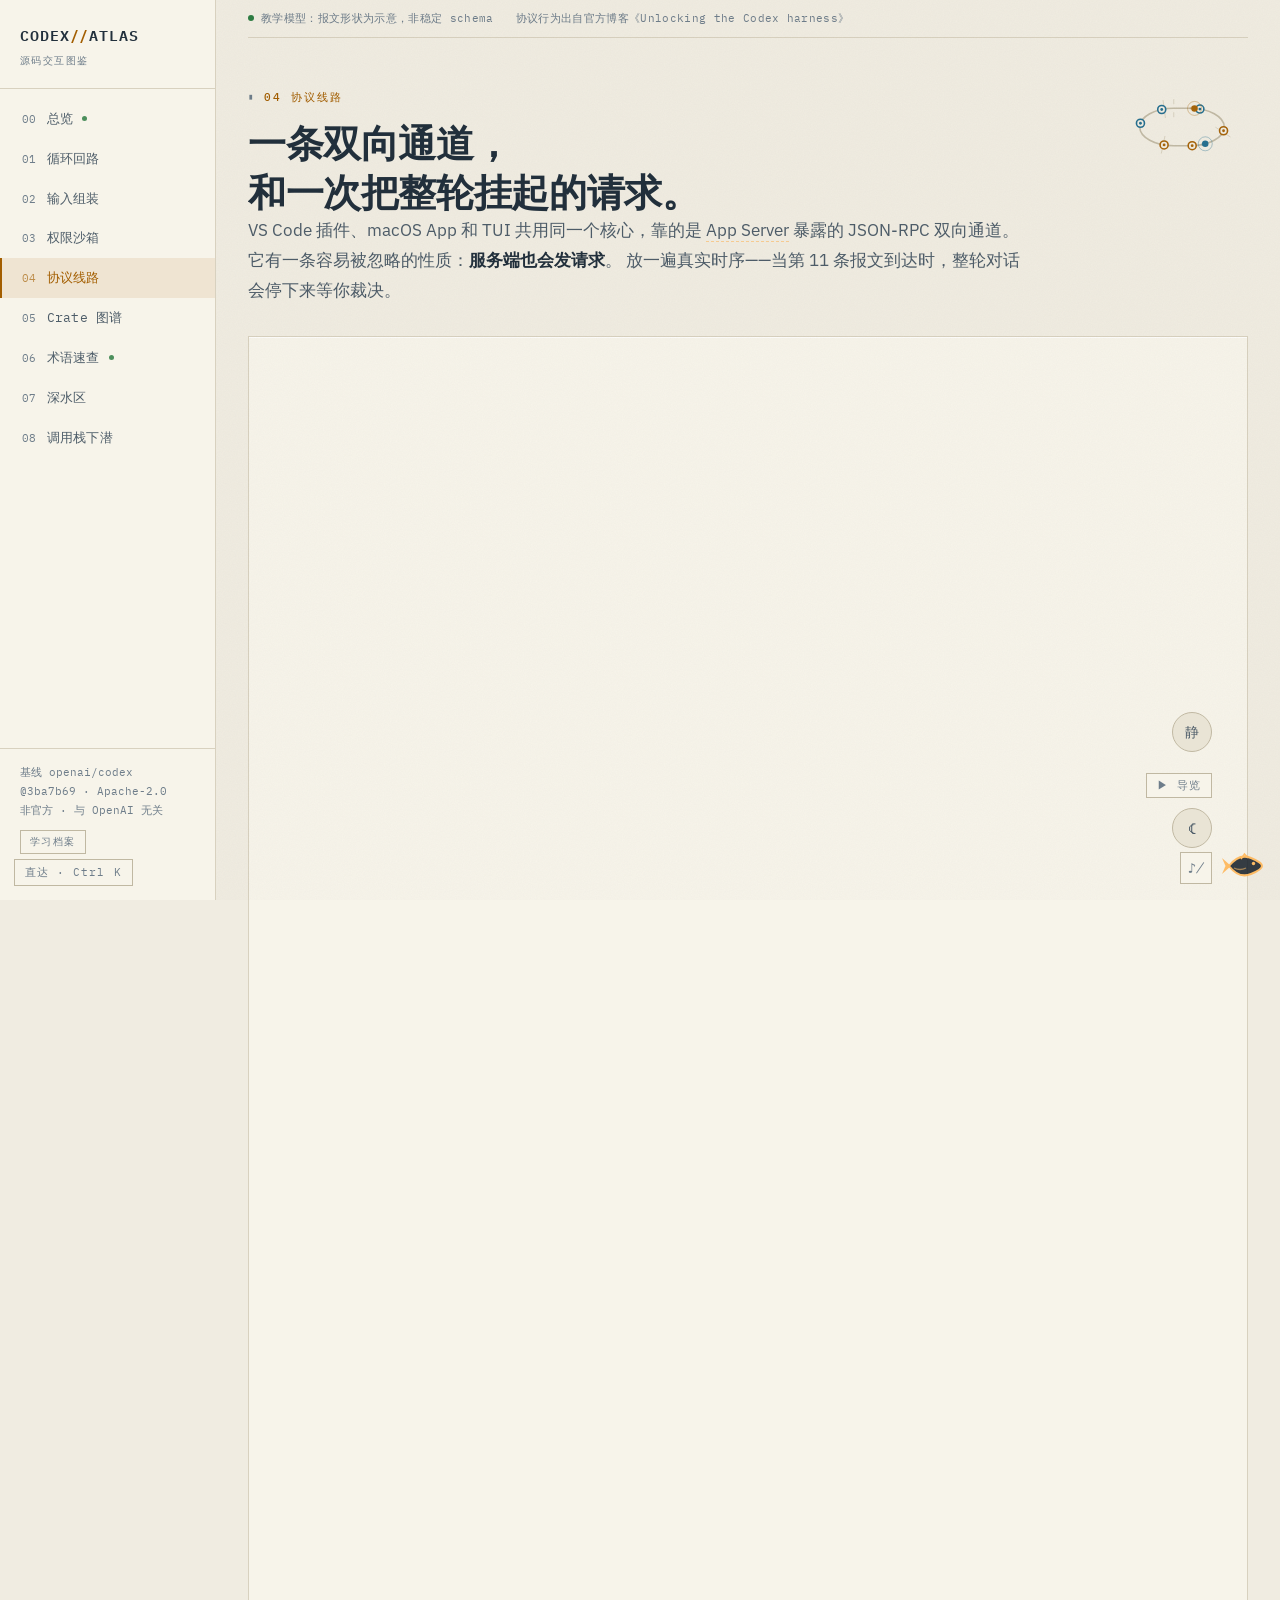
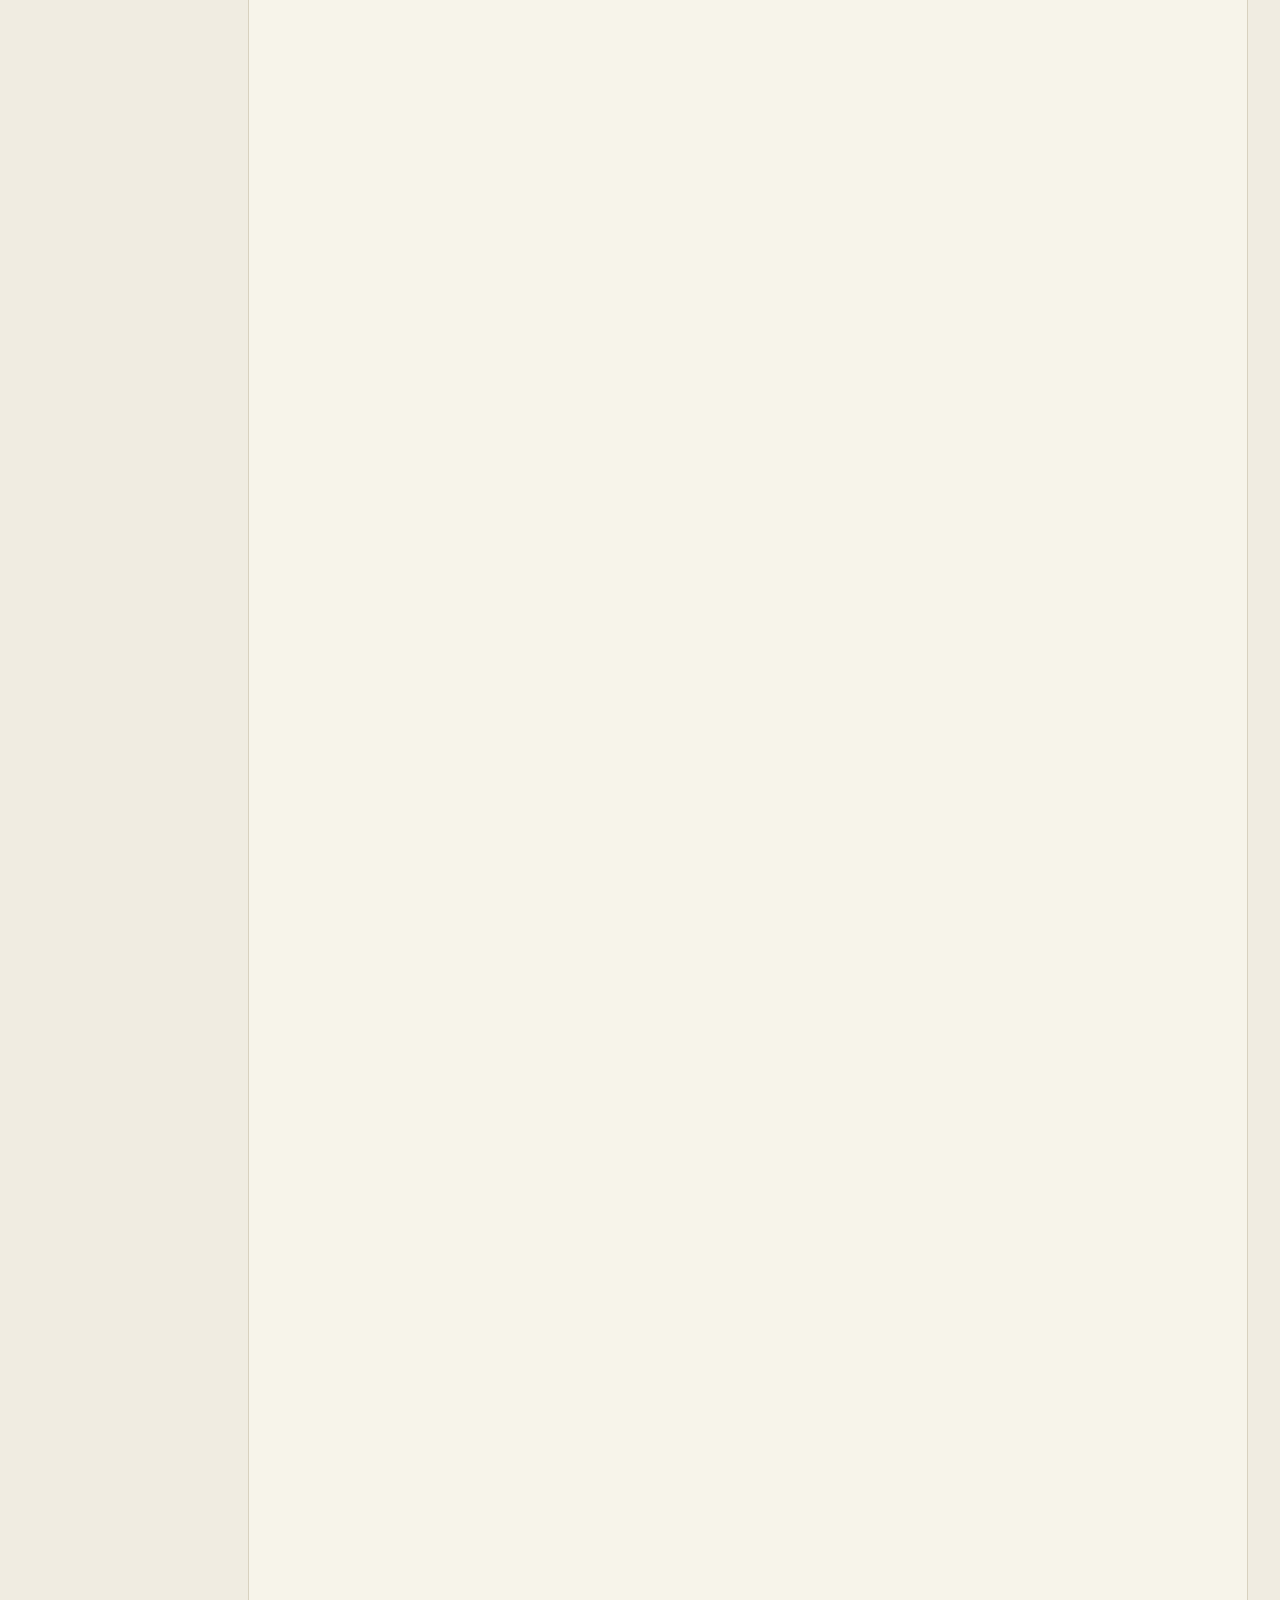
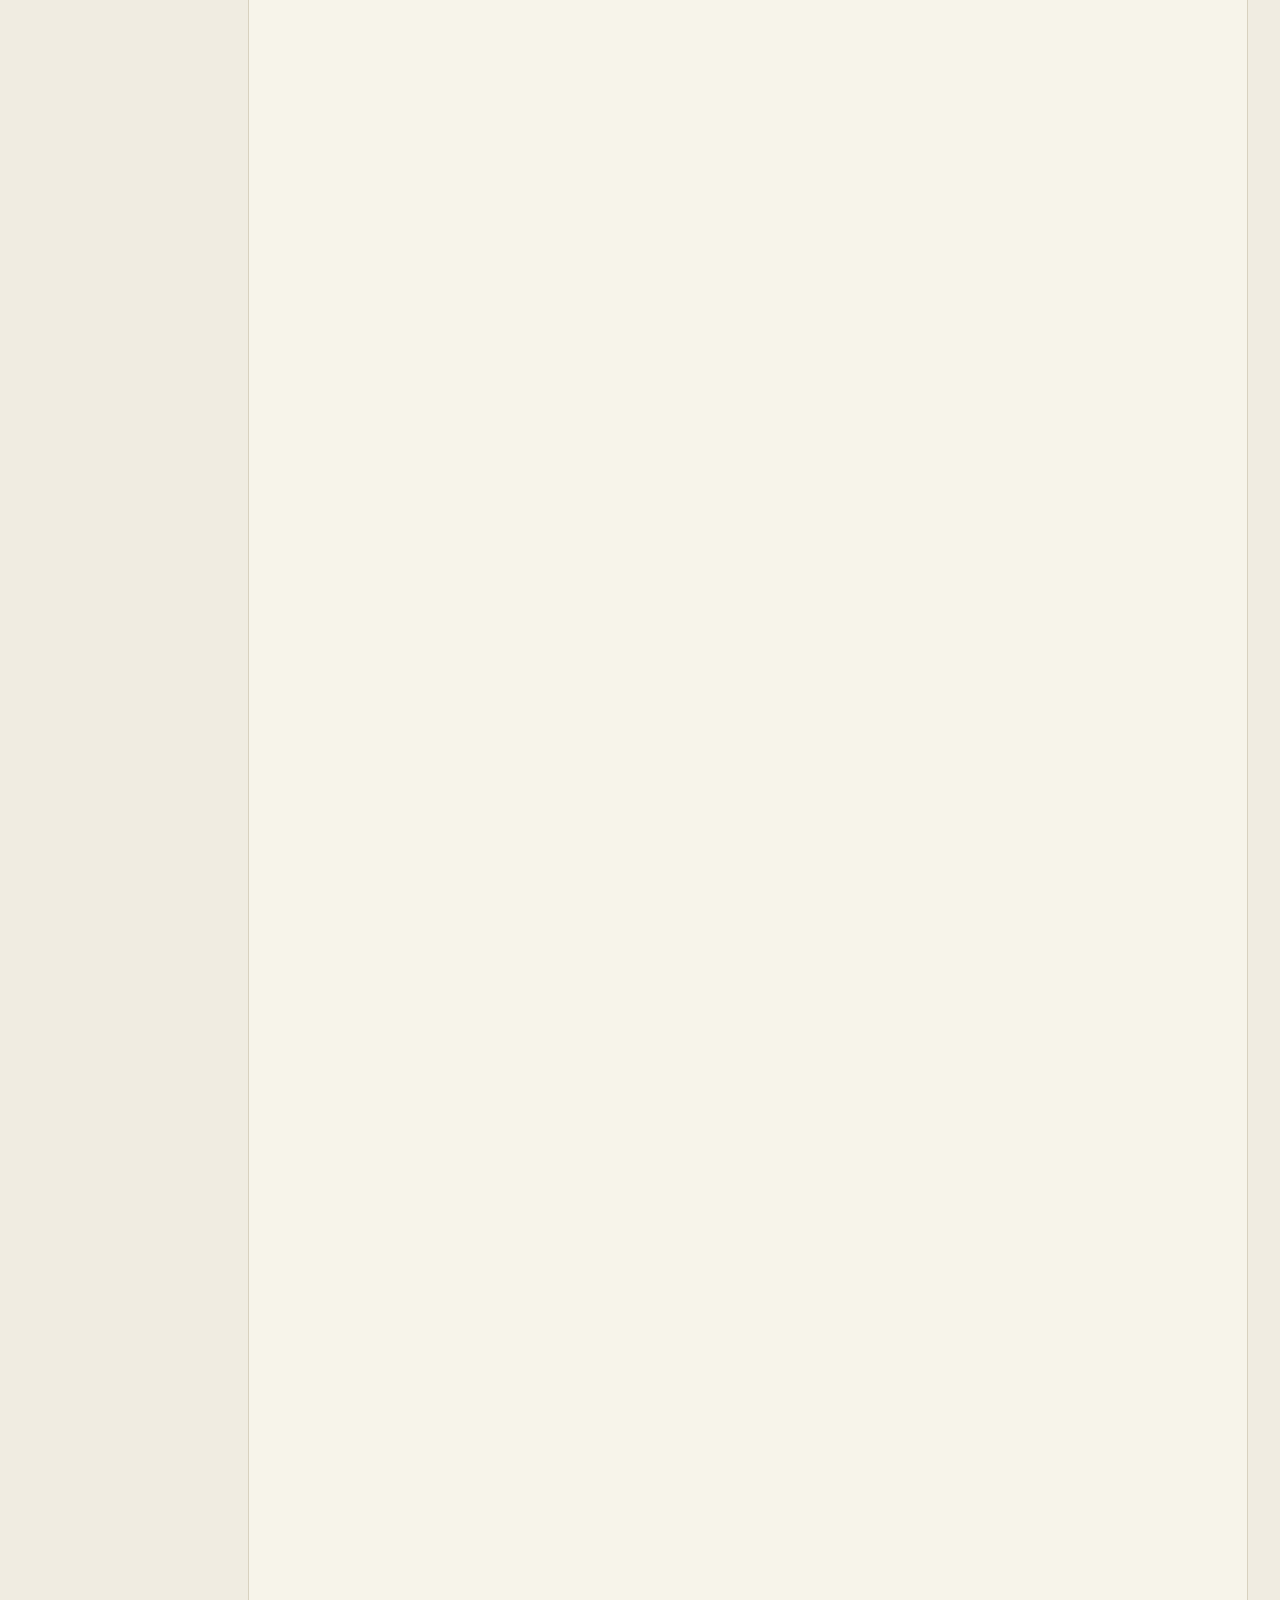
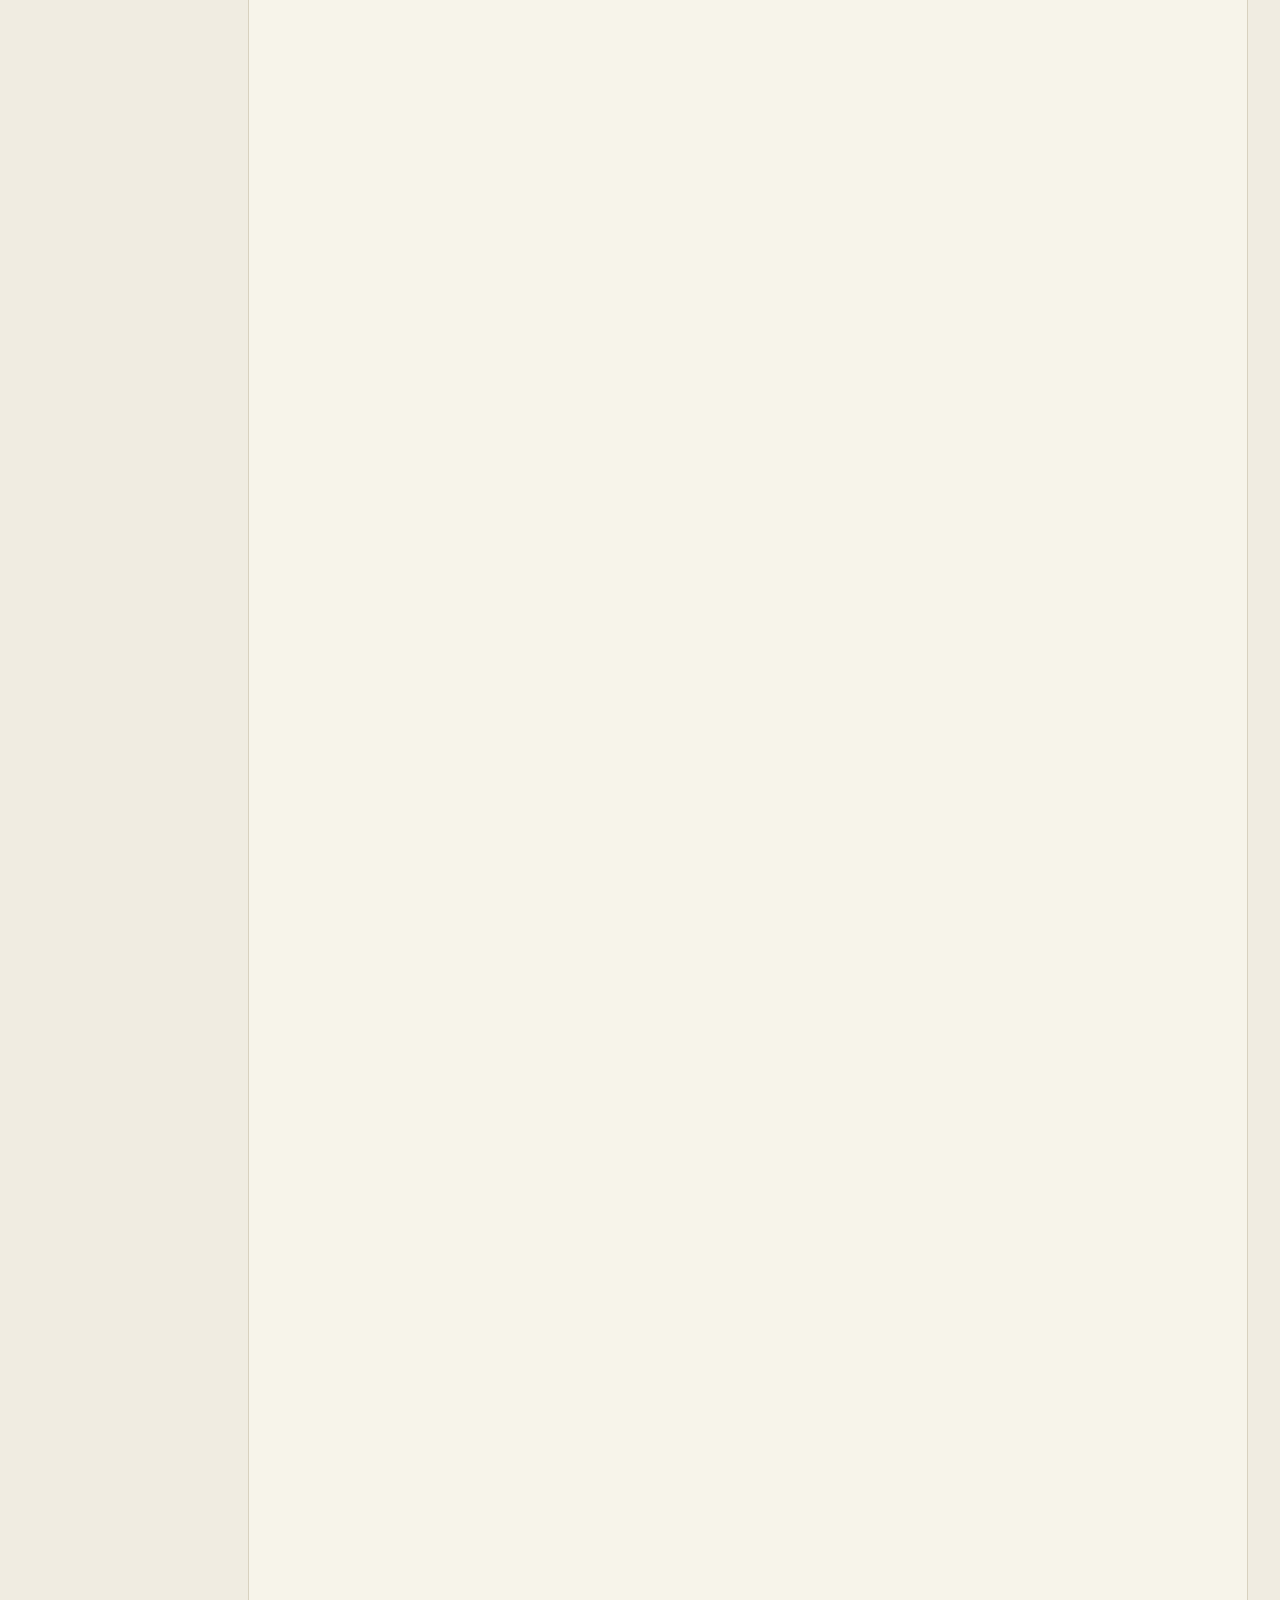
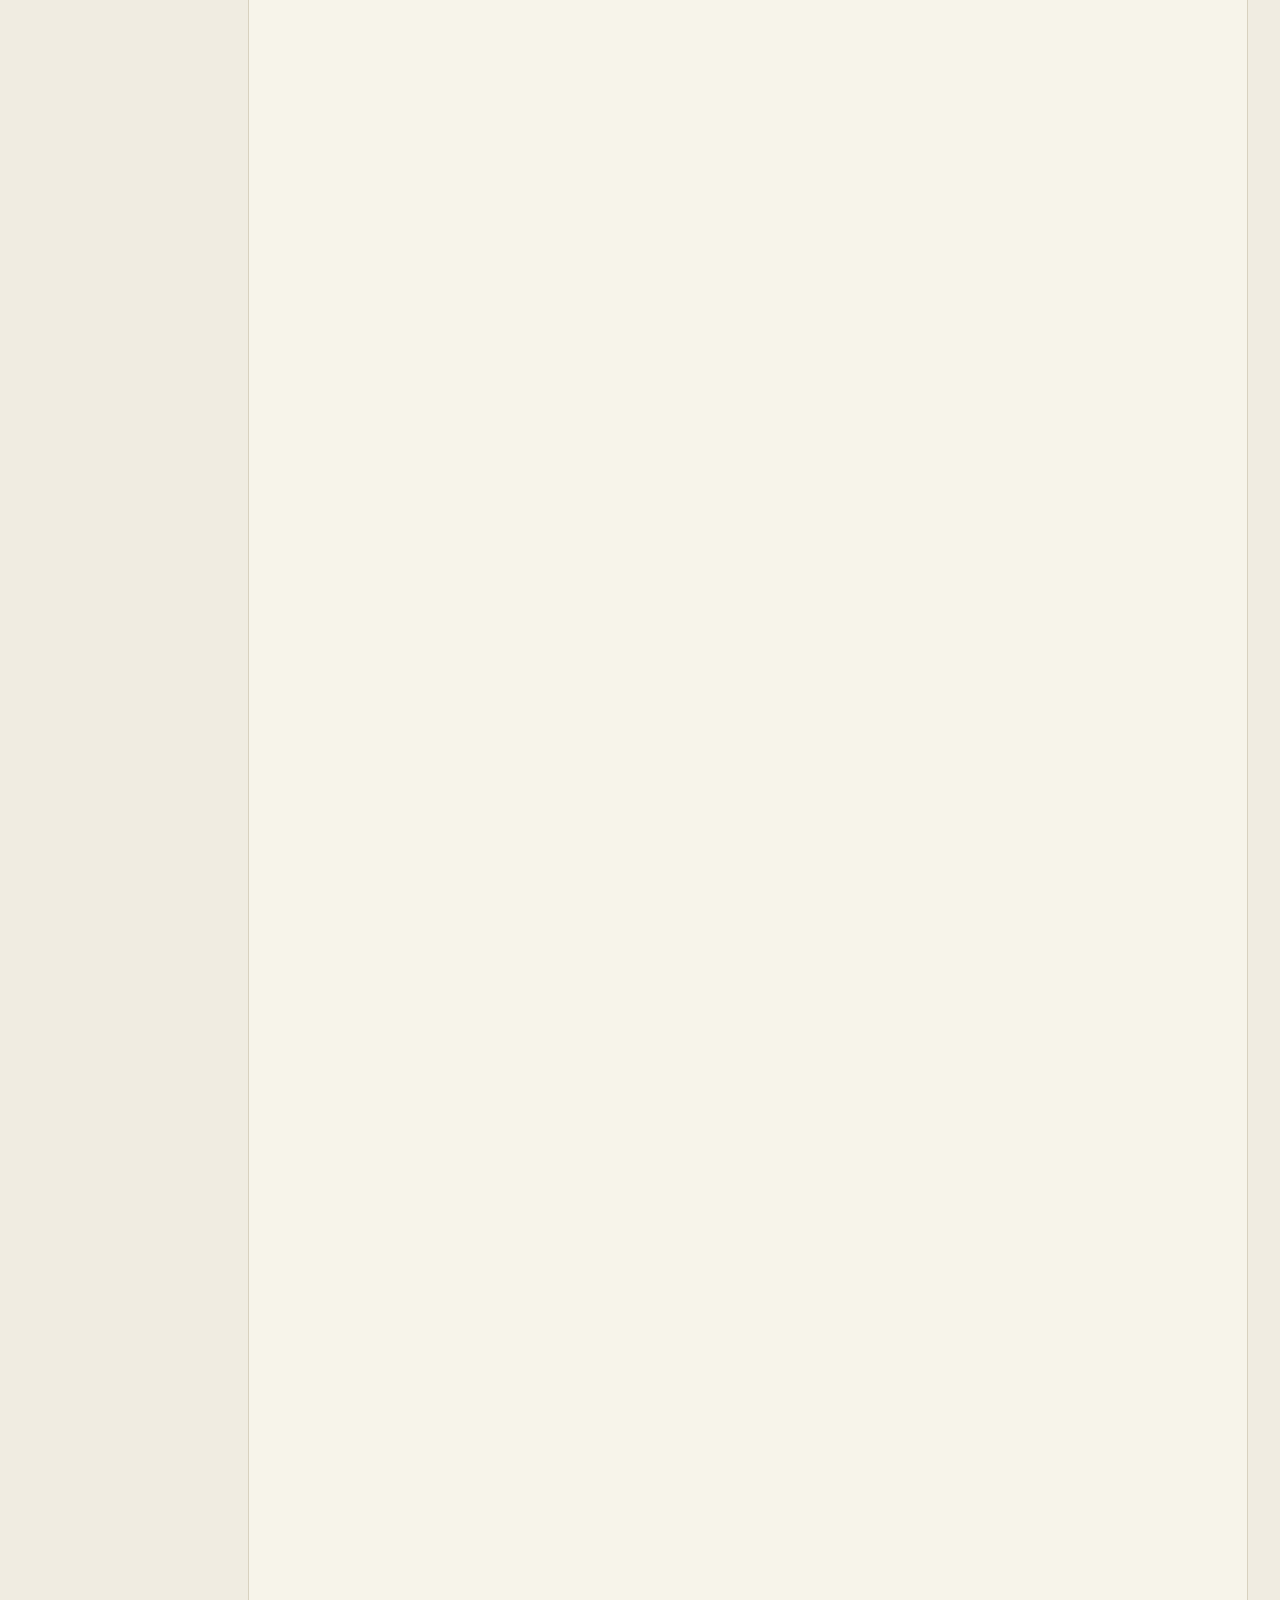
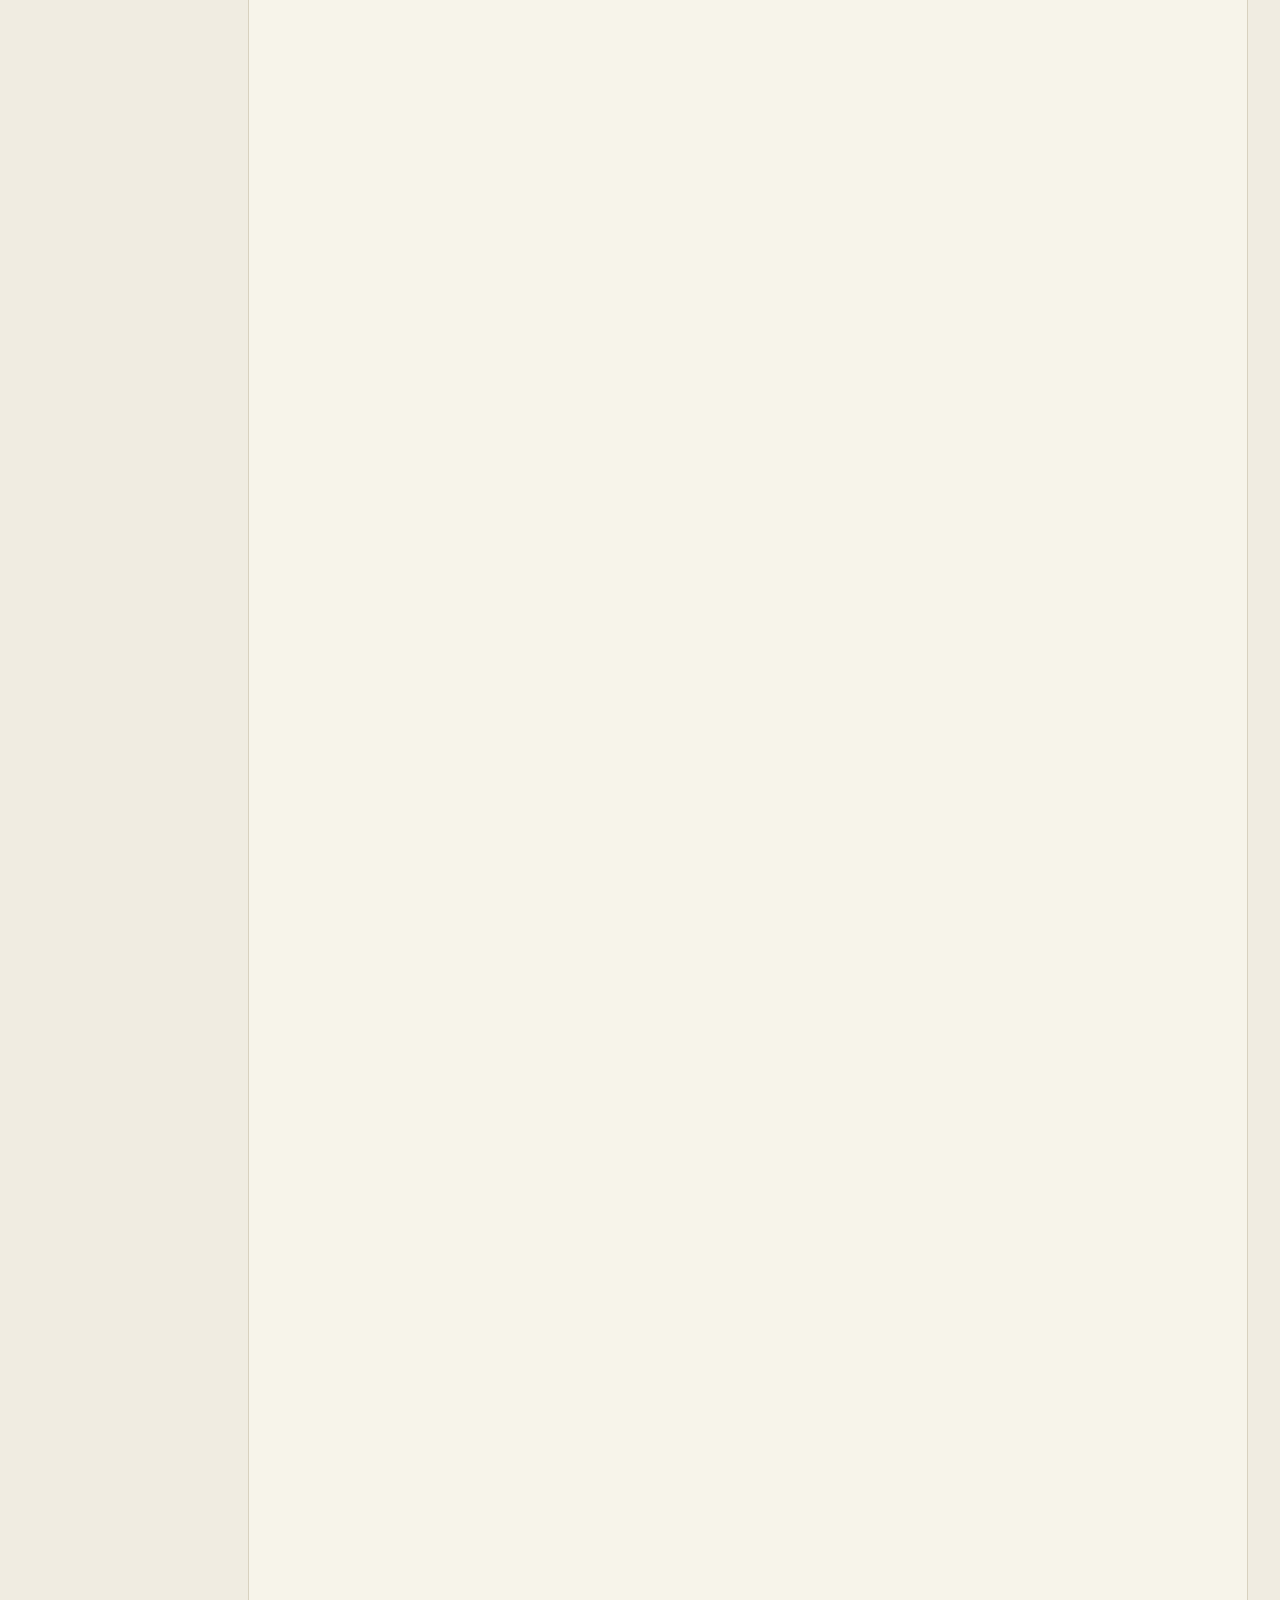
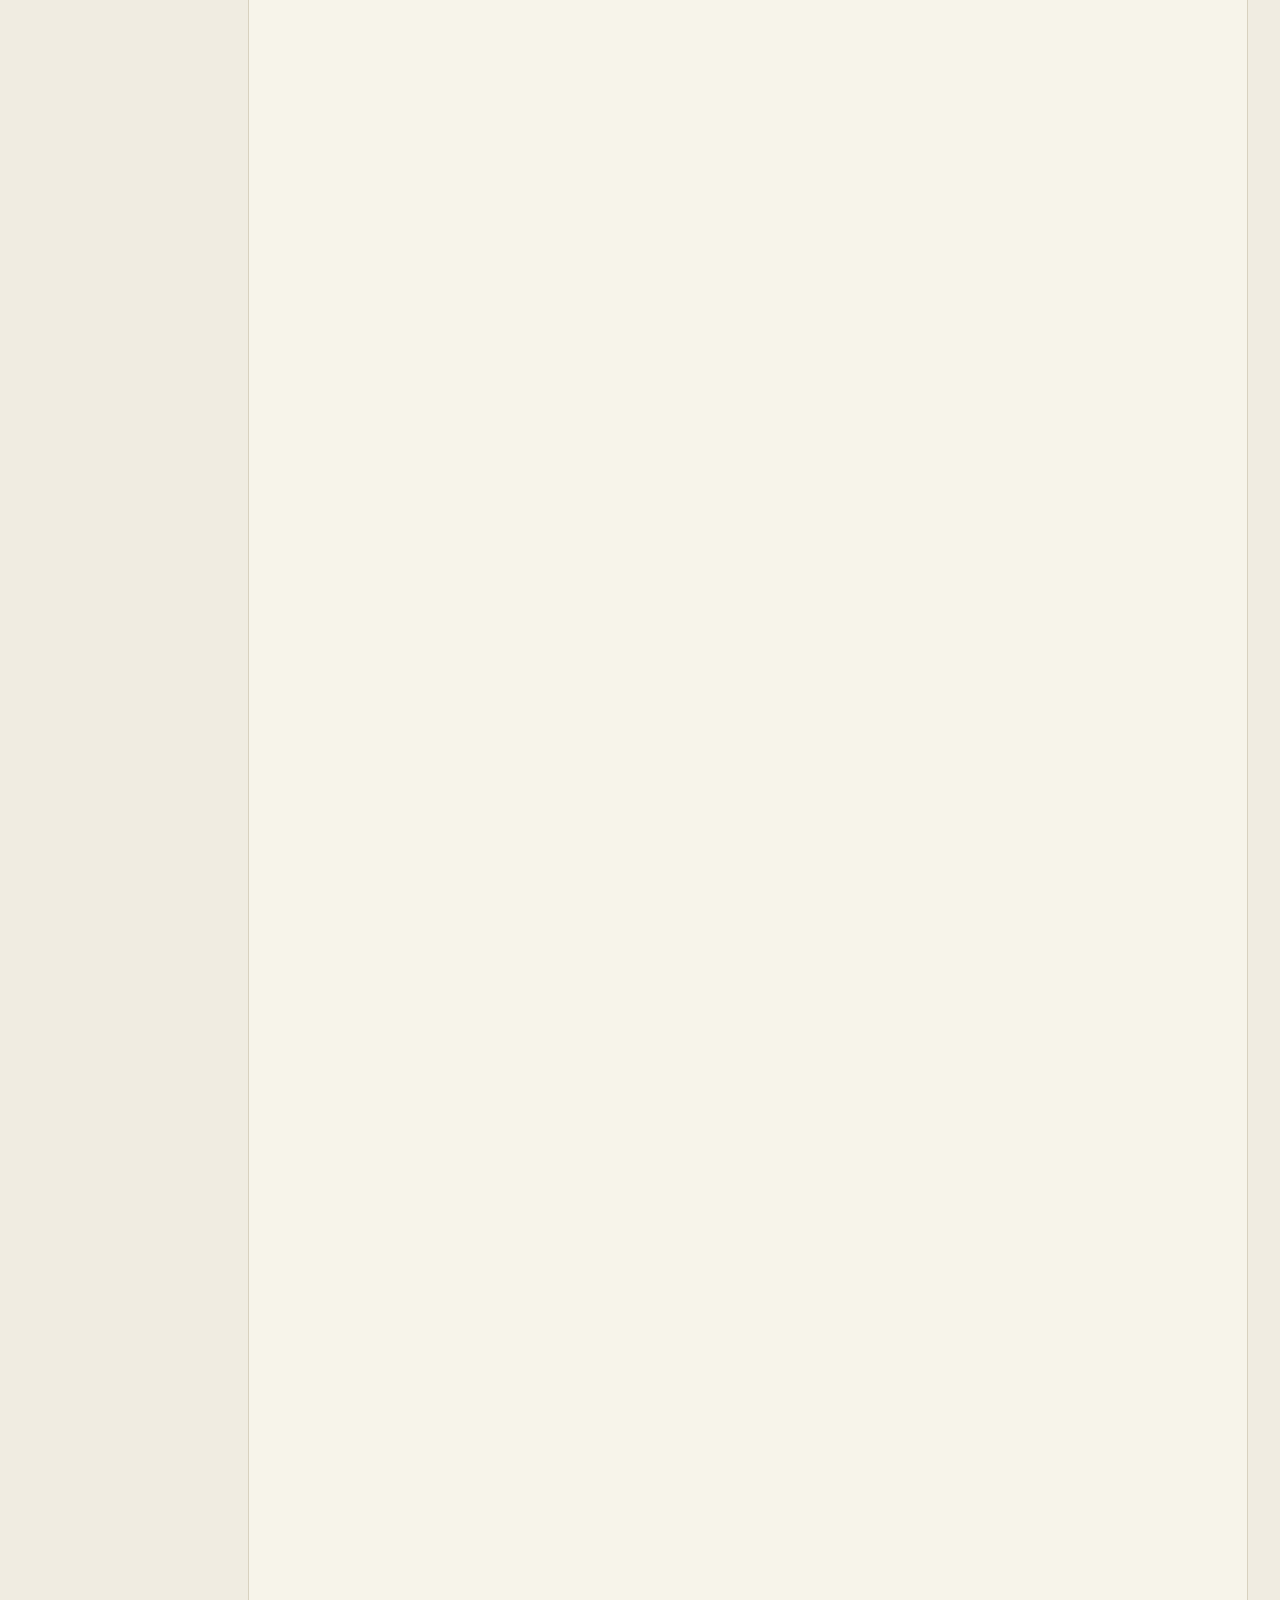
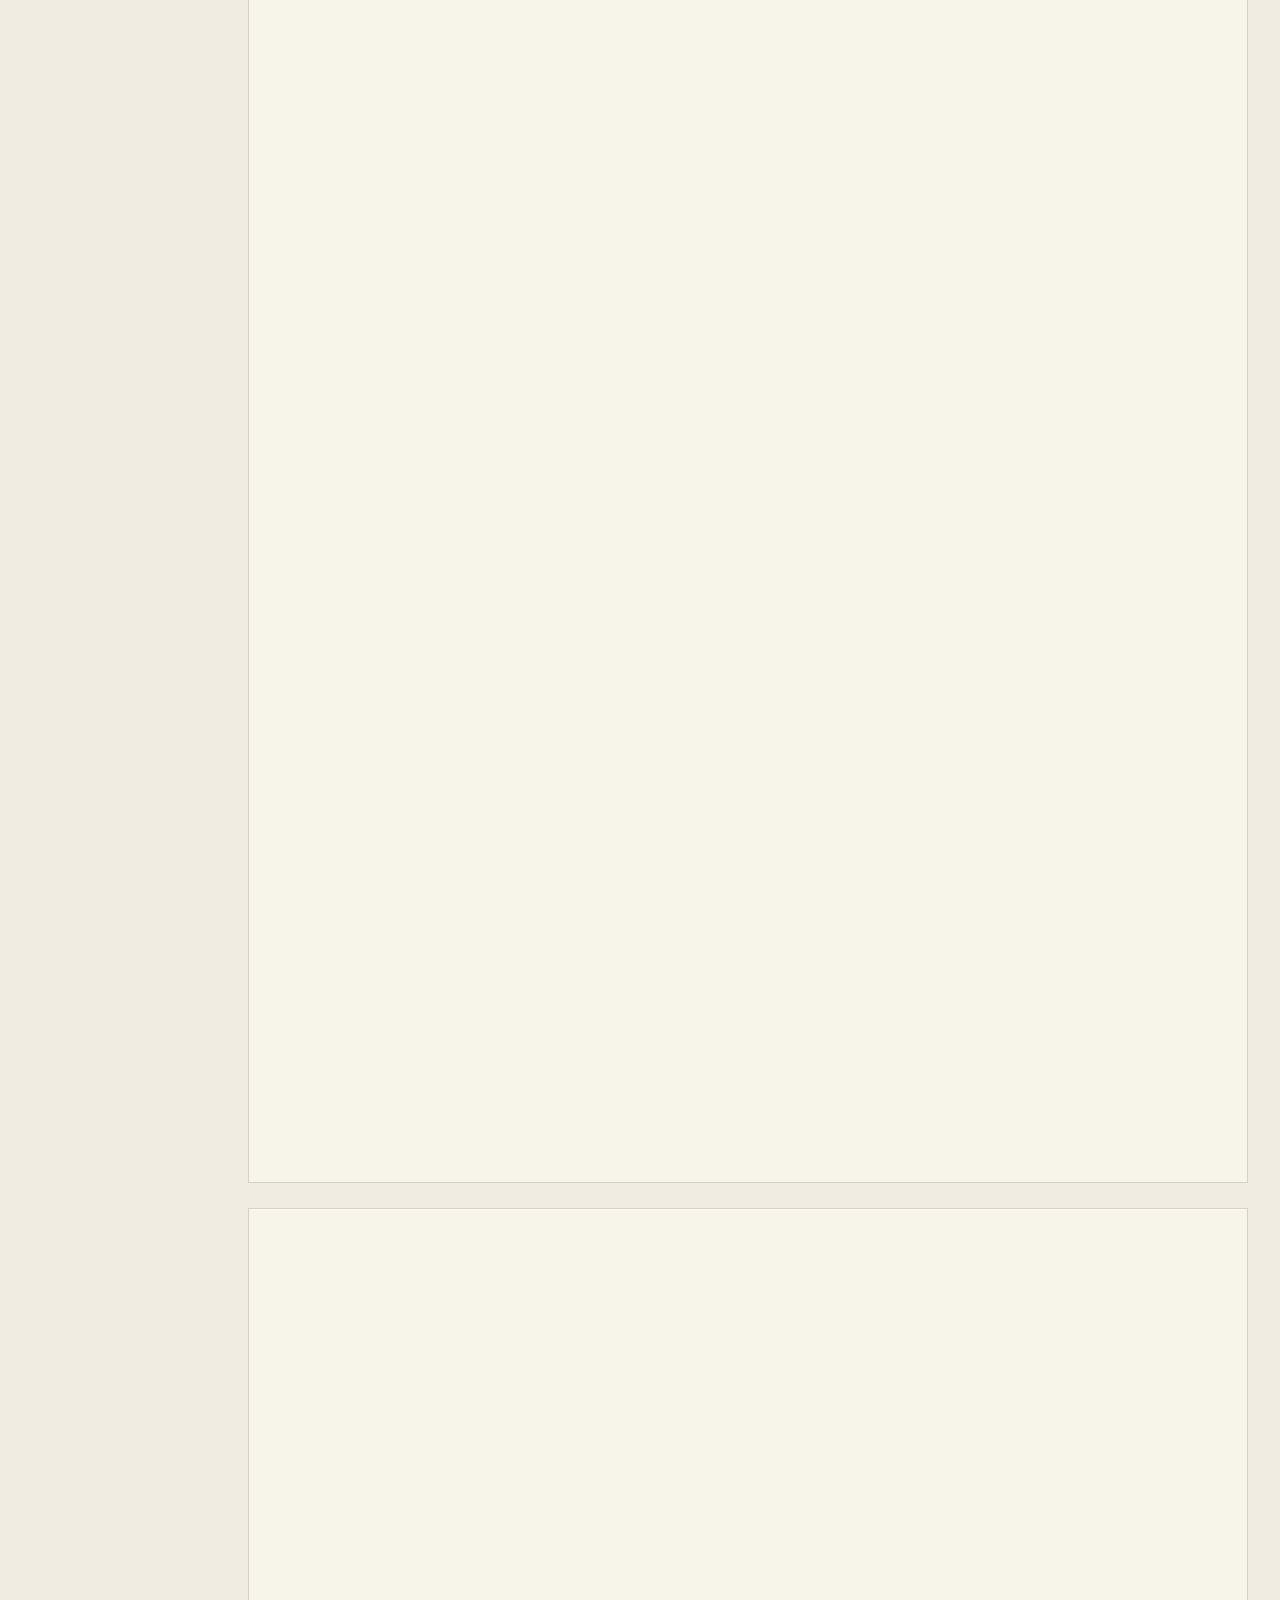
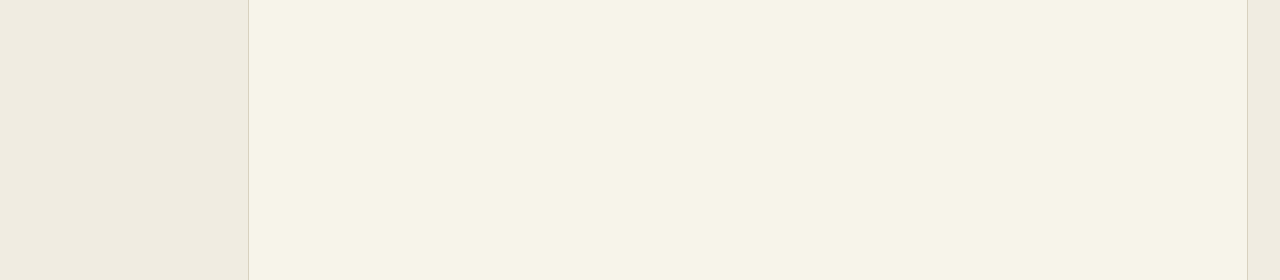
<file: labs/appserver.html>
<!DOCTYPE html>
<html lang="zh-CN">
<head>
<meta charset="UTF-8">
<meta name="viewport" content="width=device-width, initial-scale=1.0">
<meta name="theme-color" content="#101418">
<title>04 协议线路 · App Server 报文时间线 — CODEX ATLAS</title>
<meta name="description" content="客户端与 Codex App Server 之间的 JSON-RPC 双向通道：Thread/Turn/Item 三原语、流式增量、以及审批请求怎样把整轮对话挂起。">
<link rel="icon" type="image/svg+xml" href="data:image/svg+xml,%3Csvg xmlns='http://www.w3.org/2000/svg' viewBox='0 0 32 32'%3E%3Crect width='32' height='32' fill='%23101418'/%3E%3Cpath d='M7 9l8 7-8 7' stroke='%23ffb454' stroke-width='2.6' fill='none'/%3E%3Cpath d='M17 23h9' stroke='%238fc7e8' stroke-width='2.6'/%3E%3C/svg%3E">
<meta property="og:type" content="website">
<meta property="og:site_name" content="CODEX ATLAS">
<meta property="og:title" content="04 协议线路 · App Server 报文时间线 — CODEX ATLAS">
<meta property="og:description" content="报文逐步放：双向 JSON-RPC 通道上 Thread/Turn/Item 怎么流动，审批请求到达时整轮如何挂起等你裁决——批准和拒绝是两条不同时间线。">
<meta property="og:url" content="https://shine-233.github.io/codex-atlas/labs/appserver.html">
<meta property="og:image" content="https://shine-233.github.io/codex-atlas/assets/og.png">
<meta name="twitter:card" content="summary_large_image">
<link rel="preconnect" href="https://fonts.googleapis.com">
<link rel="preconnect" href="https://fonts.gstatic.com" crossorigin>
<link href="https://fonts.googleapis.com/css2?family=IBM+Plex+Mono:wght@400;500;600&family=IBM+Plex+Sans:wght@400;500;600&display=swap" rel="stylesheet">
<link rel="stylesheet" href="../assets/styles.css">
<style>
  .lanes {
    display: flex;
    justify-content: space-between;
    align-items: center;
    font-family: var(--mono);
    font-size: 10.5px;
    letter-spacing: .14em;
    color: var(--faint);
    text-transform: uppercase;
    padding: 4px 2px 10px;
    border-bottom: 1px solid var(--line-strong);
  }
  .msg {
    padding: 11px 16px;
    border-bottom: 1px solid var(--line);
    cursor: pointer;
    transition: opacity .2s, background .15s;
  }
  .msg:hover { background: var(--bg2); }
  .msg.ghost { opacity: .18; cursor: default; }
  .msg.ghost:hover { background: none; }
  .msg.cur { box-shadow: inset 3px 0 0 var(--amber); background: var(--bg2); }
  .msg.gate-open { border-left: 3px solid var(--deny); }
  .m-top { display: flex; align-items: center; gap: 9px; flex-wrap: wrap; }
  .who {
    font-family: var(--mono);
    font-size: 10px;
    letter-spacing: .1em;
    padding: 1px 7px;
    border: 1px solid var(--line-strong);
    color: var(--faint);
    flex-shrink: 0;
  }
  .who.c { color: var(--steel); border-color: rgba(143,199,232,.45); }
  .who.s { color: var(--amber); border-color: rgba(255,180,84,.45); }
  .arr { font-family: var(--mono); font-size: 13px; flex-shrink: 0; }
  .dir-c2s .arr { color: var(--steel); }
  .dir-s2c .arr { color: var(--amber); }
  .dir-gate .arr { color: var(--deny); }
  .dir-int .arr { color: var(--faint); }
  .mm { font-family: var(--mono); font-size: 12.5px; color: var(--ink); }
  .kk { margin-left: auto; }
  .mdesc { font-size: 12.5px; color: var(--dim); margin-top: 5px; line-height: 1.6; max-width: 46em; }
  .msg.int-row { background: repeating-linear-gradient(-45deg, transparent 0 9px, rgba(255,255,255,.015) 9px 18px); }
  .decide {
    display: none;
    gap: 10px;
    margin-top: 12px;
    padding: 14px;
    border: 1px solid var(--deny);
    background: var(--deny-dim);
  }
  .decide.show { display: flex; flex-wrap: wrap; align-items: center; animation: ca-rise .2s ease-out both, gate-glow 2.4s ease-in-out .4s infinite; }
  /* 闸口呼吸：挂起中的裁决框与「⏸ 整轮挂起」章都在轻轻发光，提醒你它还在等 */
  @keyframes gate-glow {
    0%, 100% { border-color: var(--deny); box-shadow: 0 0 0 0 rgba(240, 121, 106, 0); }
    50% { border-color: rgba(240, 121, 106, .5); box-shadow: 0 0 14px 0 rgba(240, 121, 106, .16); }
  }
  .msg.gate-open .chip.deny { animation: gate-chip 2.2s ease-in-out infinite; }
  @keyframes gate-chip {
    0%, 100% { box-shadow: 0 0 0 0 rgba(240, 121, 106, 0); }
    50% { box-shadow: 0 0 0 5px rgba(240, 121, 106, .13); }
  }
  .decide .dq { font-size: 13px; color: var(--ink); margin-right: auto; }

  .detail-json { margin-top: 0; }
  .detail-json pre { margin: 10px 0 0; }
  /* 报文 JSON 着色 */
  .jx-key { color: var(--steel); }
  .jx-str { color: #ffd9a0; }
  .jx-num { color: var(--ok); }
  .jx-kw { color: var(--deny); }
  .jx-cmt { color: var(--faint); font-style: italic; }
  .dj-tag { font-family: var(--mono); font-size: 10.5px; color: var(--faint); letter-spacing: .08em; }

  /* 控制行与报文进度滑杆（对齐 01 单步仪的控件排布） */
  .controls {
    display: flex;
    align-items: center;
    flex-wrap: wrap;
    gap: 10px;
    padding: 14px 24px;
  }
  .scrub-wrap {
    flex: 1; min-width: 170px;
    display: flex; align-items: center; gap: 10px;
  }
  .scrub-wrap input[type="range"] { flex: 1; }
  /* WIRE REGISTRY */
  .wr-controls { display: flex; flex-wrap: wrap; gap: 8px; align-items: center; padding: 0 24px; margin-bottom: 12px; }
  .wr-search {
    flex: 1; min-width: 200px; background: var(--bg2);
    border: 1px solid var(--line-strong); color: var(--ink);
    font-family: var(--mono); font-size: 12.5px; padding: 7px 12px;
  }
  .wr-search:focus { border-color: var(--amber); outline: none; }
  .wr-count { font-family: var(--mono); font-size: 11px; color: var(--faint); white-space: nowrap; }
  .wr-table { width: calc(100% - 48px); margin: 0 24px; border-collapse: collapse; font-family: var(--mono); font-size: 12px; }
  .wr-table th { text-align: left; color: var(--faint); font-weight: 500; padding: 5px 10px; border-bottom: 1px solid var(--line-strong); font-size: 10.5px; letter-spacing: .06em; }
  .wr-table td { padding: 4px 10px; border-bottom: 1px solid var(--line); color: var(--dim); }
  .wr-table tr:hover td { background: var(--amber-dim); }
  .wr-table .wr-wire { color: var(--ink); }
  .wr-table tr.demo .wr-wire { color: var(--amber); cursor: pointer; text-decoration: underline dotted; }
  .wr-dir { font-size: 10px; padding: 1px 6px; border: 1px solid var(--line-strong); white-space: nowrap; }
  .wr-dir.c2s-req { color: var(--steel); border-color: var(--steel); }
  .wr-dir.s2c-req { color: var(--deny); border-color: var(--deny); }
  .wr-dir.notify { color: var(--amber); border-color: rgba(255,180,84,.4); }
  .wr-demo { color: var(--amber); font-size: 11px; }
  .wr-ts {
    margin-left: 8px; font-family: var(--mono); font-size: 10px;
    color: var(--steel); background: none;
    border: 1px solid var(--line-strong);
    padding: 1px 7px; cursor: pointer;
  }
  /* 可展开行：点任意方法看它在双箭头里的位置和报文形状 */
  .wr-table tbody tr.wr-row { cursor: pointer; }
  .wr-table tbody tr.wr-row:focus-visible td { outline: 1px solid var(--amber); outline-offset: -1px; }
  .wr-caret {
    display: inline-block; margin-right: 7px; font-size: 9px;
    color: var(--faint); transition: transform .18s var(--ease);
  }
  .wr-table tr.open .wr-caret { transform: rotate(90deg); color: var(--amber); }
  .wr-xrow > td { background: var(--bg0); padding: 12px 16px 14px 30px; border-bottom: 1px solid var(--line-strong); }
  .wr-xin { animation: wr-xin .22s var(--ease) both; }
  @keyframes wr-xin { from { opacity: 0; transform: translateY(-4px); } to { opacity: 1; transform: none; } }
  .wr-flow { display: flex; align-items: center; gap: 10px; flex-wrap: wrap; font-size: 11.5px; margin-bottom: 8px; }
  .wr-endpoint { border: 1px solid var(--line-strong); padding: 2px 10px; color: var(--ink); white-space: nowrap; }
  .wr-arrow { color: var(--dim); white-space: nowrap; }
  .wr-arrow b { font-weight: 500; }
  .wr-arrow.c2s-req b { color: var(--steel); }
  .wr-arrow.s2c-req b { color: var(--deny); }
  .wr-arrow.notify b { color: var(--amber); }
  .wr-shape {
    margin: 8px 0 0; font-family: var(--mono); font-size: 11px;
    color: var(--dim); white-space: pre-wrap; line-height: 1.7;
  }
  .wr-note { margin: 8px 0 0; font-size: 11.5px; color: var(--faint); }
  /* 过滤后的进场：短促上浮，键入时也只闪一下 */
  .wr-table tbody tr.wr-in { animation: wr-in .24s var(--ease) both; }
  @keyframes wr-in { from { opacity: 0; transform: translateY(5px); } to { opacity: 1; transform: none; } }
  @media (prefers-reduced-motion: reduce) { .wr-xin, .wr-table tbody tr.wr-in { animation: none; } }
    transition: border-color .15s, color .15s;
  }
  .wr-ts:hover { border-color: var(--steel); color: var(--ink); }

  /* ---------- THREAD SANDBOX：Thread 生命周期状态机 ---------- */
  .ts-grid { display: grid; grid-template-columns: 1.15fr 1fr; gap: 14px; margin-top: 12px; }
  @media (max-width: 880px) { .ts-grid { grid-template-columns: 1fr; } }
  #ts-canvas {
    position: relative; height: 300px;
    border: 1px solid var(--line); background: var(--bg0); overflow: hidden;
  }
  #ts-canvas canvas { position: absolute; inset: 0; width: 100%; height: 100%; display: block; }
  .ts-actions { display: flex; flex-wrap: wrap; gap: 6px; margin-bottom: 10px; }
  .ts-actions .btn { padding: 6px 11px; font-size: 12px; }
  .ts-actions .btn.ts-deny { animation: ts-shake .34s ease-out; border-color: var(--deny); color: var(--deny); }
  @keyframes ts-shake {
    0%, 100% { transform: translateX(0); }
    25% { transform: translateX(-4px); }
    55% { transform: translateX(4px); }
    80% { transform: translateX(-2px); }
  }
  .ts-log {
    height: 236px; overflow-y: auto; margin: 0;
    background: var(--bg0); border: 1px solid var(--line-strong);
    padding: 10px 12px; font-family: var(--mono); font-size: 11px; line-height: 1.75;
    white-space: pre-wrap; word-break: break-all;
  }
  .ts-log .ok { color: var(--amber); }
  .ts-log .in { color: var(--steel); }
  .ts-log .er { color: var(--deny); }
  .ts-log .dim { color: var(--faint); }

</style>
</head>
<body>

<a class="skip-link" href="#main">跳到主内容</a>

<nav class="rail" aria-label="站点线路">
  <a class="rail-brand" href="../index.html">
    <span class="sig">CODEX<b>//</b>ATLAS</span>
    <span class="sub">源码交互图鉴</span>
  </a>
  <div class="rail-chs">
    <a class="rail-ch" href="../index.html"><span class="ch-no">00</span>总览</a>
    <a class="rail-ch" href="loop.html"><span class="ch-no">01</span>循环回路</a>
    <a class="rail-ch" href="prompt.html"><span class="ch-no">02</span>输入组装</a>
    <a class="rail-ch" href="sandbox.html"><span class="ch-no">03</span>权限沙箱</a>
    <a class="rail-ch" href="appserver.html"><span class="ch-no">04</span>协议线路</a>
    <a class="rail-ch" href="atlas.html"><span class="ch-no">05</span>Crate 图谱</a>
    <a class="rail-ch" href="../glossary.html"><span class="ch-no">06</span>术语速查</a>
    <a class="rail-ch" href="deep.html"><span class="ch-no">07</span>深水区</a>
    <a class="rail-ch" href="dive.html"><span class="ch-no">08</span>调用栈下潜</a>
  </div>
  <div class="rail-foot">基线 openai/codex<br>@3ba7b69 · Apache-2.0<br>非官方 · 与 OpenAI 无关</div>
</nav>

<div class="topbar">
  <span class="sig">CODEX<b>//</b>ATLAS</span>
  <button class="nav-toggle" aria-expanded="false" aria-controls="mnav">菜单</button>
</div>
<div class="mobile-nav" id="mnav">
  <a href="../index.html">00 · 总览</a>
  <a href="loop.html">01 · 循环回路</a>
  <a href="prompt.html">02 · 输入组装</a>
  <a href="sandbox.html">03 · 权限沙箱</a>
  <a href="appserver.html">04 · 协议线路</a>
  <a href="atlas.html">05 · Crate 图谱</a>
  <a href="../glossary.html">06 · 术语速查</a>
  <a href="deep.html">07 · 深水区</a>
  <a href="dive.html">08 · 调用栈下潜</a>
</div>

<div class="wrap">
  <main class="container" id="main">

    <div class="status-strip">
      <span><i class="dot"></i>教学模型：报文形状为示意，非稳定 schema</span>
      <span>协议行为出自官方博客《Unlocking the Codex harness》</span>
    </div>

    <header style="padding-top:16px;">
      <div class="miniscope" id="miniscope" aria-hidden="true"></div>
      <p class="eyebrow"><span class="tick">▮</span>04 协议线路</p>
      <h1>一条双向通道，<br>和一次把整轮挂起的请求。</h1>
      <p class="lede">
        VS Code 插件、macOS App 和 TUI 共用同一个核心，靠的是 App Server 暴露的
        JSON-RPC 双向通道。它有一条容易被忽略的性质：<b style="color:var(--ink);">服务端也会发请求</b>。
        放一遍真实时序——当第 11 条报文到达时，整轮对话会停下来等你裁决。
      </p>
    </header>

    <section class="panel hot" style="margin-top:30px;">
      <div class="panel-title">
        <h3>PROTOCOL TIMELINE · 报文时间线</h3>
        <span class="readout">已送达 <b id="pos-num">00</b> / <span id="pos-total">15</span></span>
      </div>

      <div class="lanes"><span>CLIENT · TUI / IDE / APP</span><span style="opacity:.4;">⇄ stdio JSONL ⇄</span><span>APP SERVER + CORE</span></div>

      <div class="seqwrap">
        <div class="seqscroll" id="seqscroll"></div>
      </div>

      <div id="seq" aria-live="polite" style="margin-top:6px;"></div>

      <div id="gate-zone"></div>

      <!-- KANDINSKY 手势实验室：画个形状，听对应的一段协议 -->
      <div id="gesture-lab" class="gl-host" style="margin-top:14px;"></div>

      <div class="controls" style="border-top:1px dashed var(--line-strong);">
        <button class="btn primary" id="toggle">▶ 播放全程</button>
        <button class="btn" id="prev" aria-label="上一条">◀</button>
        <button class="btn" id="next" aria-label="下一条">▶</button>
        <button class="btn" id="restart">↺ 重播</button>
        <div class="seg" role="group" aria-label="播放速度">
          <button data-sp="0.6">慢</button>
          <button data-sp="1" class="on">常速</button>
          <button data-sp="1.9">快</button>
        </div>
        <div class="scrub-wrap">
          <input type="range" id="msg-seek" min="0" max="15" step="1" value="0"
                 aria-label="跳转到第几条报文" title="拖动跳到任意一条报文">
        </div>
      </div>
    </section>

    <!-- 第二幕：断线之后 -->
    <section class="panel" id="act2-panel" style="margin-top:26px;">
      <div class="panel-title">
        <h3>ACT II · 断线之后：resume / fork / interrupt / archive</h3>
        <span class="readout">三原语表里提了、上面没演的四条支线</span>
      </div>
      <p class="small muted" style="margin:0 0 14px;padding:0 24px;">
        Thread 行明说「可创建、恢复、分叉、归档」，第一幕时间线却一条没演。这里补上——同一条双向通道，换四个剧本：
      </p>
      <div style="padding:0 24px 20px;">
        <div class="seg" role="group" aria-label="选择第二幕场景">
          <button data-a2="resume" class="on">断线重连 resume</button>
          <button data-a2="fork">分叉 fork</button>
          <button data-a2="interrupt">打断 interrupt</button>
          <button data-a2="archive">归档 archive</button>
        </div>
        <div class="controls" style="border-top:none;padding:12px 0 0;margin-top:10px;">
          <button class="btn primary" id="a2-play" type="button">▶ 播放</button>
          <button class="btn" id="a2-reset" type="button">↺ 重置</button>
          <span class="match-readout" id="a2-count" aria-live="polite"></span>
        </div>
        <div id="a2-seq" aria-live="polite" style="margin-top:8px;"></div>
        <p class="small muted" style="margin:14px 0 0;">
          wire 名（thread/resume、thread/fork、turn/interrupt、thread/archive）已对固定提交下
          <code>app-server-protocol/src/protocol/</code> 的 wire 注册表逐一核实；字段嵌套仍为<b>示意形状</b>。
          点任意已送达的行，结构显示在上方「报文形状」面板。
        </p>
      </div>
    </section>

    <!-- THREAD SANDBOX：状态机交到你手里 -->
    <section class="panel" id="thread-sb" style="margin-top:26px;">
      <div class="panel-title">
        <h3>THREAD SANDBOX · 自己开一个 Thread，状态机在你手里</h3>
        <span class="readout">按动作 · 看迁移 · 非法操作当场拒绝并给理由</span>
      </div>
      <div style="padding:0 24px 20px;">
        <div class="ts-actions" role="group" aria-label="Thread 生命周期动作">
          <button class="btn primary" data-ts="start" type="button">thread/start 创建</button>
          <button class="btn" data-ts="turn" type="button">turn/start 开一轮</button>
          <button class="btn" data-ts="interrupt" type="button">turn/interrupt 打断</button>
          <button class="btn" data-ts="fork" type="button">thread/fork 分叉</button>
          <button class="btn" data-ts="rollback" type="button">thread/rollback 回滚</button>
          <button class="btn" data-ts="archive" type="button">thread/archive 归档</button>
          <button class="btn" data-ts="unarchive" type="button">thread/unarchive 取回</button>
          <button class="btn" data-ts="detach" type="button">⏏ 断线</button>
          <button class="btn" data-ts="resume" type="button">thread/resume 重连</button>
          <button class="btn" data-ts="del" type="button">thread/delete 删除</button>
        </div>
        <div class="ts-grid">
          <div id="ts-canvas" aria-hidden="true"></div>
          <pre class="ts-log" id="ts-log" aria-live="polite"><span class="dim">── wire 事件日志 ──
每个动作都会在这里落下真实的方法名（notify 名同样取自注册表）。</span></pre>
        </div>
        <p class="small muted" style="margin:12px 0 0;">
          状态集合与迁移是本站按 wire 注册表和第二幕剧本归纳的<b>示意形状</b>，方法名全部实测。
          两条官方口径值得记：归档是软操作，thread/resume 随时能请回来；interrupt 以 interrupted 落定，
          已产生的条目保留在历史里。试试这些组合：RUNNING 里归档（拒绝）→ 打断再归档（放行）；
          断线 → resume（历史逐条重放）；fork 出分身再回滚本体。
        </p>
      </div>
    </section>

    <!-- ACT III：落盘格式 -->
    <section class="panel" id="act3-panel" style="margin-top:26px;">
      <div class="panel-title">
        <h3>ACT III · 落盘格式：rollout 文件解剖</h3>
        <span class="readout">文件名规则与 crate 结构为 @3ba7b69 实测 · 行内容为示意形状</span>
      </div>
      <div style="padding:6px 24px 20px;">
        <p class="small muted" style="margin:0 0 12px;">
          断线恢复的原料是一个 JSONL 文件。文件名规则实测自 <code>rollout_file_name.rs</code>：
          <code>rollout-</code> + 时间戳 + threadId——<b>回滚过的线程会追加第二个 ID</b>。
          点左边任意一行，看它在恢复时扮演什么角色。
        </p>
        <div style="display:grid;grid-template-columns:1.1fr .9fr;gap:14px;">
          <pre class="sse-log" id="rl-log" style="min-height:240px;cursor:pointer;" aria-label="rollout 文件 JSONL 行示意，可点击"></pre>
          <div>
            <div class="dj-tag" id="rl-tag" style="margin-bottom:6px;">点左侧任意一行</div>
            <p class="small" id="rl-body" style="color:var(--dim);line-height:1.8;min-height:150px;margin:0 0 10px;">
              每一行都是一条独立记录：第一行是会话元数据，其后是逐条轮次上下文与响应条目。
              恢复时不一定整文件读入——<code>reverse_jsonl_scanner</code> 从文件尾部往回扫，找到需要的起点就开始重放。
            </p>
            <div class="lc-head" style="font-family:var(--mono);font-size:10.5px;letter-spacing:.14em;color:var(--faint);text-transform:uppercase;margin-bottom:6px;">rollout crate 内部（@3ba7b69 实测模块）</div>
            <p class="small" style="color:var(--dim);line-height:1.9;margin:0;">
              <code>recorder.rs</code>（写入，71 KiB 全 crate 最大）· <code>reverse_jsonl_scanner.rs</code>（尾部回扫）·
              <code>compression.rs</code>（冷档 zstd 压缩，七天起步）· <code>state_db.rs</code> / <code>sqlite_metrics.rs</code>（SQLite 侧账）·
              <code>session_index.rs</code> / <code>search.rs</code>（索引检索）· <code>rollout_file_name.rs</code>（文件名规则）·
              <code>list.rs</code> / <code>metadata.rs</code> / <code>policy.rs</code> / <code>model_context.rs</code>
            </p>
          </div>
        </div>
        <div style="margin-top:14px;border-top:1px dashed var(--line-strong);padding-top:12px;">
          <div class="lc-head" style="font-family:var(--mono);font-size:10.5px;letter-spacing:.14em;color:var(--faint);text-transform:uppercase;margin-bottom:8px;">文件名生成器 · 规则实测自 rollout_file_name.rs</div>
          <label class="switch-row">
            <input type="checkbox" id="rl-reverted">
            <span class="sw" aria-hidden="true"></span>
            <span style="font-family:var(--mono);font-size:12px;">这个线程回滚过（fork / revert 出了新 rollout）</span>
          </label>
          <pre class="cfg-pre" id="rl-name" style="margin-top:10px;" aria-live="polite"></pre>
        </div>
        <details class="src-details" style="margin-top:14px;">
          <summary>⌨ 看真实源码 · 冷档压缩工：旧 rollout 七天后压成 .jsonl.zst（compression.rs）</summary>
          <pre><span class="src-loc">codex-rs/rollout/src/compression.rs :255-261 · @3ba7b69 实测</span>
<span class="src-code">    const COMPRESSION_LEVEL: i32 = 3;
    const MIN_ROLLOUT_AGE: Duration = Duration::from_secs(7 * 24 * 60 * 60);
    const RUN_MARKER_STALE_AFTER: Duration = Duration::from_secs(6 * 60 * 60);
    const TEMP_FILE_STALE_AFTER: Duration = RUN_MARKER_STALE_AFTER;
    const WORKER_MAX_RUNTIME: Duration = Duration::from_secs(5 * 60 * 60);
    const RUN_MARKER_FILE_NAME: &amp;str = "rollout-compression.lock";
    const MAX_CONCURRENT_COMPRESSION_JOBS: usize = 2;</span></pre>
          <p class="small muted" style="margin:8px 0 0;">
            一个 fire-and-forget 后台工：只碰<b>七天没动过</b>的 rollout，zstd level 3；
            <code>.tmp/rollout-compression.lock</code> 跑马标防多进程重叠（6 小时算过期可抢），单轮最多跑 5 小时，并发压缩上限 2。
            注意：这压的是<b>磁盘上的会话档案</b>——和模型上下文的 /responses/compact 压缩完全是两回事，别混。
          </p>
          <pre><span class="src-loc">codex-rs/rollout/src/compression.rs :709-733 · 冷判定：mtime 距今不足七天就不算冷 · @3ba7b69 实测</span>
<span class="src-code">    fn cold_file_state(path: &amp;Path) -&gt; io::Result&lt;ColdFileState&gt; {
        let metadata = match std::fs::metadata(path) {
            Ok(metadata) =&gt; metadata,
            Err(err) if err.kind() == io::ErrorKind::NotFound =&gt; {
                return Ok(ColdFileState::NotCold(None));
            }
            Err(err) =&gt; return Err(err),
        };
        if !metadata.is_file() {
            return Ok(ColdFileState::NotCold(None));
        }
        let modified = metadata.modified()?;
        let state = FileState {
            len: metadata.len(),
            modified,
            permissions: metadata.permissions(),
        };
        let age = SystemTime::now()
            .duration_since(modified)
            .unwrap_or(Duration::ZERO);
        if age &lt; MIN_ROLLOUT_AGE {
            return Ok(ColdFileState::NotCold(Some(state)));
        }
        Ok(ColdFileState::Cold(state))
    }</span></pre>
          <p class="small muted" style="margin:8px 0 0;">
            压完还要过三道保险：先解压校验、再核对 mtime/长度/权限没被并发改动、落盘后原文件才删除；
            任何一步对不上就放弃这次压缩。读取侧则完全透明：<code>open_rollout_line_reader</code>（同文件 :45-56）
            对 .jsonl 与 .jsonl.zst 一视同仁，转换窗口期找不到文件还会重试三次。
          </p>
        </details>
      </div>
    </section>

    <section class="panel detail-json">
      <div class="panel-title" style="margin-bottom:6px;">
        <h3>报文形状</h3>
        <span class="dj-tag" id="dj-method">点击上方任意已送达的报文查看结构</span>
      </div>
      <pre id="dj-pre" style="display:none;"></pre>
      <p class="small muted" id="dj-desc" style="margin:10px 0 0;">字段名与嵌套为<b>示意形状</b>：v2 协议以固定提交下的 protocol crate 与 <code>codex app-server generate-ts</code> 输出为准。</p>
      <details class="src-details">
        <summary>⌨ 看真实源码 · ServerRequest 里的审批变体（注意 DEPRECATED 标注）</summary>
        <pre><span class="src-loc">codex-rs/app-server-protocol/src/protocol/common.rs :1739-1751 · @3ba7b69 实测</span>
<span class="src-code">/// DEPRECATED APIs below
/// Request to approve a patch.
/// This request is used for Turns started via the legacy APIs (i.e. SendUserTurn, SendUserMessage).
ApplyPatchApproval {
    params: v1::ApplyPatchApprovalParams,
    response: v1::ApplyPatchApprovalResponse,
},
/// Request to exec a command.
/// This request is used for Turns started via the legacy APIs (i.e. SendUserTurn, SendUserMessage).
ExecCommandApproval {
    params: v1::ExecCommandApprovalParams,
    response: v1::ExecCommandApprovalResponse,
},</span></pre>
        <p class="small muted" style="margin:8px 0 0;">
          读出声：这两个变体标着 <b>DEPRECATED</b>——只服务于旧版 API 发起的 Turn。现行时间线用的门牌是
          <code>item/commandExecution/requestApproval</code>（本页第 11 条已按此标注）。
          同枚举里还有 <code>mcpServer/elicitation/request</code>：MCP 服务器也能通过这条通道向你要输入。
        </p>
      </details>
    </section>

    <section>
      <h2>三原语：Thread、Turn、Item</h2>
      <table class="rt">
        <thead><tr><th style="width:110px;">原语</th><th>定义与生命周期</th></tr></thead>
        <tbody>
          <tr><td><code>Item</code></td><td>输入/输出的基本单位。类型含用户消息、agent 消息、reasoning、命令执行、文件变更、审批请求、MCP 调用、网页搜索、todo、错误。生命周期固定为 started → delta → completed：started 到达即可渲染占位，delta 流式补全，completed 落定。</td></tr>
          <tr><td><code>Turn</code></td><td>由用户输入发起的一轮智能体工作。从提交输入开始，到产出结束；包含过程中产生的全部 items——中间步骤和产物都在里面。</td></tr>
          <tr><td><code>Thread</code></td><td>会话的持久容器。可创建、恢复（resume）、分叉（fork）、归档（archive）。事件历史持久化保存，客户端断线重连后能恢复出一致的时间线。</td></tr>
        </tbody>
      </table>
      <p class="small muted">
        接入面不止一条：stdio JSONL 是主通道，streaming HTTP 备选；
        <code>codex app-server generate-ts</code> 能直接从 Rust 协议生成 TypeScript 定义。
        仓库里随附的官方 SDK 是 <b>Python 和 TypeScript</b> 两门；博客口径提到的 Go / Swift / Kotlin 客户端不在本基线仓库中——以仓库为准。
        TUI 正在重构为标准子进程客户端——和其他界面同等待遇。
      </p>
    </section>

    <!-- WIRE REGISTRY -->
    <section class="panel" style="margin-top:26px;">
      <div class="panel-title">
        <h3>WIRE REGISTRY · 全部 wire 方法</h3>
        <span class="readout"></span>
      </div>
      <p class="small muted" style="margin:0 0 14px;">
        固定提交下 <code>app-server-protocol/src/protocol/common.rs</code> wire 注册表里的
        <b>每一个方法</b>——不是精选，是全量。琥珀色行 = 本站时间线演示过的；
        其余 200+ 条是协议的真实面积，本站没讲到的就是没讲到的。
      </p>
      <div class="wr-controls">
        <input type="text" class="wr-search" id="wr-q" placeholder="过滤方法名，如 thread / approval / fs / model …" aria-label="过滤 wire 方法">
        <span class="wr-dir c2s-req" data-wr="c2s-req" style="cursor:pointer">客户端请求</span>
        <span class="wr-dir s2c-req" data-wr="s2c-req" style="cursor:pointer">服务端反向请求</span>
        <span class="wr-dir notify" data-wr="notify" style="cursor:pointer">通知</span>
        <span class="wr-dir" data-wr="" style="cursor:pointer">全部</span>
        <span class="wr-count" id="wr-count"></span>
      </div>
      <div style="overflow-x: auto;">
        <table class="wr-table">
          <thead><tr><th>wire 方法</th><th>方向</th><th>本站演示</th></tr></thead>
          <tbody id="wr-body"></tbody>
        </table>
      </div>
    </section>

    <section class="panel" style="margin-top:26px;">
      <div id="quiz"></div>
    </section>

    <hr class="sep">

    <aside class="evidence">
      <div class="ev-h">证据边界</div>
      三原语定义、双向通道行为（一请求多通知、服务端反向请求、审批挂起）、断线恢复与 fork 能力、generate-ts 与多语言客户端，出自 OpenAI 官方博客《Unlocking the Codex harness》。
      全部 wire 方法名已对固定提交下 <code>app-server-protocol/src/protocol/common.rs</code> 的 wire 注册表逐条核对，三处与旧社区口径不同：thread/new 实为 thread/start；审批反向请求实为 item/commandExecution/requestApproval；agent 正文增量的真实通道是 item/agentMessage/delta。
      报文方法名与字段嵌套是<b>示意形状</b>，不是承诺的稳定 schema；核对请看固定提交 openai/codex@3ba7b69 下 <code>codex-rs/app-server-protocol/</code> 与 generate-ts 产物。核心入队一步对应该基线的 <code>Op::TurnInput</code>（协议层 UserInput 类型的承载者），出处 01 第 5–6 站。
    </aside>

  </main>
</div>

<script src="../assets/panel.js"></script>
<script src="../assets/panel-page.js"></script>
<script src="../assets/panel-pet.js"></script>
<script src="../assets/panel-theme.js"></script>
<script src="../assets/sound.js"></script>
<script src="../assets/proto-audio.js"></script>
<script src="../assets/gesture-lab.js"></script>
<script src="../assets/loop-hero.js"></script>
<script>
(function () {
  "use strict";

  var TK_AMBER = (window.CATheme ? CATheme.get("--amber", "#ffb454") : "#ffb454");
  var TK_STEEL = (window.CATheme ? CATheme.get("--steel", "#8fc7e8") : "#8fc7e8");
  var TK_DENY = (window.CATheme ? CATheme.get("--deny", "#f0796a") : "#f0796a");
  var TK_OK = (window.CATheme ? CATheme.get("--ok", "#7bc98b") : "#7bc98b");
  var TK_DIM = (window.CATheme ? CATheme.get("--faint", "#5f6c79") : "#5f6c79");

  /* br: both=两条分支都有 / approved / denied */
  var MSGS = [
    { dir:"c2s", who:"CLIENT", k:"request", m:"initialize",
      j:'{ "jsonrpc": "2.0", "id": 1,\n  "method": "initialize",\n  "params": { "clientInfo": { "name": "vscode", "version": "0.5.2" } } }',
      d:"握手：客户端声明身份与能力。所有官方客户端——TUI、IDE 插件、桌面 App——都从这里开始。" },
    { dir:"s2c", who:"SERVER", k:"response", m:"initialize 返回",
      j:'{ "result": { "serverInfo": { "name": "codex-app-server" },\n           "capabilities": { … } } }',
      d:"能力协商完成，通道就绪。" },
    { dir:"c2s", who:"CLIENT", k:"request", m:"thread/start",
      j:'{ "id": 2, "method": "thread/start", "params": {} }',
      d:"开一条新线程。真实 wire 名是 thread/start（不是字面的 thread/new）。线程是会话容器：可创建、恢复、分叉、归档。" },
    { dir:"s2c", who:"SERVER", k:"response", m:"newThread 返回",
      j:'{ "result": { "threadId": "t_9f3a…" } }',
      d:"句柄到手。事件历史已经持久化在磁盘上——之后断线重连，还能恢复出同一时间线。" },
    { dir:"c2s", who:"CLIENT", k:"request", m:"turn/start",
      j:'{ "id": 3, "method": "turn/start",\n  "params": {\n    "threadId": "t_9f3a…",\n    "input": [ { "type": "text",\n                 "text": "跑一遍测试，把失败的修掉" } ],\n    "cwd": "~/proj/api",\n    "approvalPolicy": "on-request",\n    "sandboxMode": "workspace-write" } }',
      d:"一轮工作正式下单：输入内容、审批策略、沙箱模式都在这条报文里声明。" },
    { dir:"int", who:"CORE", k:"internal", m:"Op::TurnInput 入队",
      j:"", d:"协议边界之外的事：App Server 把请求转成核心操作（UserInput 输入项装进 Op::TurnInput）塞进队列对。核心内部怎么跑，客户端看不见——只有 Event 出来。" },
    { dir:"s2c", who:"SERVER", k:"notification", m:"item/started",
      j:'{ "method": "item/started",\n  "params": { "type": "agent_message", "itemId": "i_01…" } }',
      d:"started 先到：UI 可以立刻渲染占位，不必等完整内容。" },
    { dir:"s2c", who:"SERVER", k:"notification", m:"item/agentMessage/delta ×N",
      j:'{ "method": "item/agentMessage/delta",\n  "params": { "delta": "我先跑一遍测试，看看哪里红了…" } }',
      d:"流式增量按序追加——delta 按条目类型分通道，agent 正文走 agentMessage/delta，reasoning 和命令输出各有自己的 delta 名。打字机效果的协议基础就是这一条。" },
    { dir:"s2c", who:"SERVER", k:"notification", m:"item/completed",
      j:'{ "method": "item/completed", "params": { "type": "agent_message" } }',
      d:"这条消息落定，可以被后续引用或检索。" },
    { dir:"s2c", who:"SERVER", k:"notification", m:"item/started (command)",
      j:'{ "method": "item/started",\n  "params": { "type": "command_execution",\n              "command": "cargo test --all" } }',
      d:"模型要执行命令了。命令本身先亮出来给你看。" },
    { dir:"gate", who:"SERVER", k:"server request", m:"item/commandExecution/requestApproval", gate:true,
      j:'{ "jsonrpc": "2.0", "id": 77,\n  "method": "item/commandExecution/requestApproval",\n  "params": { "threadId": "t_9f3a…", "itemId": "i_07…",\n              "command": "cargo test --all",\n              "cwd": "~/proj/api",\n              "reason": "在沙箱限制之外运行需要授权" } }',
      d:"注意方向：这次是服务端发请求。JSON-RPC 的双向在这里兑现——核心线程整个暂停，等客户端给一个应答。社区资料里的旧称 commandExecution/approval 已被此名取代。" },
    { dir:"c2s", who:"CLIENT", k:"decision", m:"approval 应答", br:true,
      j:'/* 批准 */\n{ "id": 77, "result": { "decision": "approved" } }\n\n/* 拒绝同样是有效应答 */\n{ "id": 77, "result": { "decision": "denied" } }',
      d:"由你在下面决定。批准和拒绝都是有效应答，区别只是模型接下来是执行还是改道。" },
    { dir:"s2c", who:"SERVER", k:"notification", m:"item/completed (command)", branch:"approved",
      j:'{ "method": "item/completed",\n  "params": { "type": "command_execution", "exitCode": 0 } }',
      d:"命令在沙箱内跑完了。管着它的可能是 Seatbelt、Landlock 或 WFP——取决于你在哪台机器上（见 03）。" },
    { dir:"s2c", who:"SERVER", k:"notification", m:"agent_message (调整方案)", branch:"denied",
      j:'{ "method": "item/delta",\n  "params": { "delta": "收到，那我先只读检查测试文件…" } }',
      d:"轮次继续而不是中断。模型收到的就是「没批」这个事实，自己换思路。" },
    { dir:"s2c", who:"SERVER", k:"notification", m:"file_change", branch:"approved",
      j:'{ "method": "item/completed",\n  "params": { "type": "file_change",\n              "files": [ "src/auth.rs", "tests/login.rs" ] } }',
      d:"修改落盘，diff 已经在 UI 上展开。" },
    { dir:"s2c", who:"SERVER", k:"notification", m:"turn/completed",
      j:'{ "method": "turn/completed",\n  "params": { "usage": { "inputTokens": 48211,\n              "cachedInputTokens": 44120,\n              "outputTokens": 1873 } } }',
      d:"token 用量回传。inputTokens 48211 里 cachedInputTokens 占了 44120——重复的前缀没有按全价再收一遍。" }
  ];

  var seqBox = document.getElementById("seq");
  var gateZone = document.getElementById("gate-zone");
  var posNum = document.getElementById("pos-num");
  var posTotal = document.getElementById("pos-total");
  var toggleBtn = document.getElementById("toggle");
  var msgSeek = document.getElementById("msg-seek");
  var djMethod = document.getElementById("dj-method");
  var djPre = document.getElementById("dj-pre");
  var djDesc = document.getElementById("dj-desc");

  var cur = 0;          /* 已送达条数 */
  var playing = false;
  var timer = null;
  var speed = 1;
  var branch = null;    /* null | approved | denied */
  var wasPlayingAtGate = false;

  function visible() {
    return MSGS.filter(function (m) {
      if (!m.branch) return true;
      return branch !== null && m.branch === branch;
    });
  }

  function pad(n) { return (n < 10 ? "0" : "") + n; }

  function kindChip(k) {
    var cls = { request:"steel", response:"steel", notification:"amber", "server request":"deny", decision:"ok", internal:"" }[k] || "";
    return '<span class="chip kk ' + cls + '">' + k + "</span>";
  }

  function renderRow(msg, state) {
    var d = document.createElement("div");
    d.className = "msg dir-" + msg.dir +
      (state === "ghost" ? " ghost" : state === "cur" ? " cur ca-rise" : "") +
      (msg.dir === "int" ? " int-row" : "");
    var arrow = msg.dir === "c2s" ? "→" : msg.dir === "int" ? "⟳" : msg.dir === "gate" ? "⇦!" : "←";
    d.innerHTML =
      '<div class="m-top">' +
      '<span class="who ' + (msg.dir === "c2s" ? "c" : "s") + '">' + msg.who + "</span>" +
      '<span class="arr">' + arrow + "</span>" +
      '<span class="mm">' + msg.m + "</span>" +
      (msg.gate ? '<span class="chip deny">⏸ 整轮挂起</span>' : "") +
      kindChip(msg.k) +
      "</div>" +
      '<div class="mdesc">' + msg.d + "</div>";
    if (state !== "ghost") {
      d.setAttribute("tabindex", "0");
      d.setAttribute("role", "button");
      d.setAttribute("aria-label", "查看 " + msg.m + " 的报文结构");
      function open() { showDetail(msg); if (window.CAFlash) CAFlash(document.querySelector(".detail-json")); }
      d.addEventListener("click", open);
      d.addEventListener("keydown", function (e) {
        if (e.key === "Enter" || e.key === " ") { e.preventDefault(); open(); }
      });
    }
    return d;
  }

  function renderDecideBox(msg, stranded) {
    gateZone.innerHTML = "";
    if (!msg || !msg.gate || branch !== null) return;
    var box = document.createElement("div");
    box.className = "decide show";
    box.innerHTML =
      '<span class="dq"><b>审批请求到达：</b>' + msg.m + " —— 核心线程已暂停。" +
      (stranded ? "你刚才跳过了这一步，两条分支还在等裁决：" : "你说了算：") + "</span>";
    var yes = document.createElement("button");
    yes.className = "btn primary";
    yes.textContent = "✓ 批准放行";
    yes.addEventListener("click", function () { decide("approved"); });
    var no = document.createElement("button");
    no.className = "btn";
    no.style.borderColor = "var(--deny)";
    no.style.color = "var(--deny)";
    no.textContent = "✗ 拒绝执行";
    no.addEventListener("click", function () { decide("denied"); });
    box.appendChild(yes);
    box.appendChild(no);
    gateZone.appendChild(box);
  }

  function render() {
    var list = visible();
    posTotal.textContent = pad(list.length);
    posNum.textContent = pad(cur);
    if (msgSeek) {
      msgSeek.max = list.length;
      msgSeek.value = cur;
    }
    seqBox.innerHTML = "";
    list.forEach(function (m, i) {
      var state = i < cur ? (i === cur - 1 ? "cur" : "past") : "ghost";
      seqBox.appendChild(renderRow(m, state));
    });
    rebuildSeq(list);
    /* 闸门裁决：当前停在闸口时弹出；跳过了闸口也要把裁决框追回来 */
    var gateIdx = -1, gi;
    for (gi = 0; gi < list.length; gi++) { if (list[gi].gate) { gateIdx = gi; break; } }
    if (branch === null && gateIdx !== -1 && cur === gateIdx + 1) renderDecideBox(list[gateIdx], false);
    else if (branch === null && gateIdx !== -1 && cur > gateIdx + 1) renderDecideBox(list[gateIdx], true);
    else gateZone.innerHTML = "";
  }

  /* ---------- 时序图：双生命线 + 方向箭头，与列表联动 ---------- */
  var seqScroll = document.getElementById("seqscroll");
  var SG_NS = "http://www.w3.org/2000/svg";
  var LANE_CX = 110, LANE_SX = 610, ROW_H = 34, SEQ_TOP = 46;

  function sgEl(n, a) { var x = document.createElementNS(SG_NS, n); for (var k in a) x.setAttribute(k, a[k]); return x; }

  function sgColor(m) {
    if (m.dir === "int") return TK_DIM;
    if (m.gate) return TK_DENY;
    if (m.k === "decision") return branch === "denied" ? TK_DENY : TK_OK;
    return m.dir === "c2s" ? TK_STEEL : TK_AMBER;
  }

  function rebuildSeq(list) {
    if (!seqScroll) return;
    seqScroll.innerHTML = "";
    var H = SEQ_TOP + list.length * ROW_H + 12;
    var svg = sgEl("svg", {
      viewBox: "0 0 720 " + H, width: "100%", height: H,
      preserveAspectRatio: "xMidYMin meet", role: "img",
      "aria-label": "报文时序图：已送达 " + cur + " 条"
    });

    var defs = sgEl("defs", {});
    [["sg-steel", TK_STEEL], ["sg-amber", TK_AMBER], ["sg-deny", TK_DENY], ["sg-ok", TK_OK], ["sg-dim", TK_DIM]]
      .forEach(function (p) {
        var mk = sgEl("marker", { id: p[0], viewBox: "0 0 10 10", refX: "9", refY: "5", markerWidth: "6.5", markerHeight: "6.5", orient: "auto-start-reverse" });
        mk.appendChild(sgEl("path", { d: "M0 0 L10 5 L0 10 z", fill: p[1] }));
        defs.appendChild(mk);
      });
    svg.appendChild(defs);

    /* 生命线 */
    [[LANE_CX, "CLIENT"], [LANE_SX, "SERVER"]].forEach(function (lane) {
      svg.appendChild(sgEl("line", { x1: lane[0], y1: 26, x2: lane[0], y2: H - 6, stroke: "#263140", "stroke-dasharray": "3 5" }));
      var t = sgEl("text", { x: lane[0], y: 14, "text-anchor": "middle", class: "sg-lane" });
      t.textContent = lane[1];
      svg.appendChild(t);
    });

    list.forEach(function (m, i) {
      var y = SEQ_TOP + i * ROW_H;
      var state = i < cur ? (i === cur - 1 ? "cur" : "past") : "ghost";
      var col = sgColor(m);
      var g = sgEl("g", {});
      if (state === "ghost") g.setAttribute("opacity", "0.13");

      if (m.dir === "int") {
        g.appendChild(sgEl("rect", { x: LANE_SX - 44, y: y - 11, width: 88, height: 20, rx: 3, fill: "#151b22", stroke: col, "stroke-width": "1.2" }));
        var it = sgEl("text", { x: LANE_SX, y: y + 4, "text-anchor": "middle", class: "sg-label" });
        it.textContent = "core 内部入队";
        g.appendChild(it);
      } else {
        var toServer = m.dir === "c2s";
        var x1 = toServer ? LANE_CX + 4 : LANE_SX - 4;
        var x2 = toServer ? LANE_SX - 6 : LANE_CX + 6;
        var lineAttr = { x1: x1, y1: y, x2: x2, y2: y, stroke: col, "stroke-width": state === "cur" ? "2" : "1.3" };
        if (m.gate) lineAttr["stroke-dasharray"] = "6 4";
        lineAttr["marker-end"] = "url(#sg-" + (m.k === "decision" ? (branch === "denied" ? "deny" : "ok") : m.gate ? "deny" : toServer ? "steel" : "amber") + ")";
        var ln = sgEl("line", lineAttr);
        /* 刚送达的报文：箭头从起点画向终点（pathLength 归一化成 0→1） */
        if (state === "cur" && !m.gate) {
          ln.setAttribute("pathLength", "1");
          ln.classList.add("sg-draw");
        }
        g.appendChild(ln);

        var lt = sgEl("text", {
          x: (x1 + x2) / 2, y: y - 6, "text-anchor": "middle",
          class: "sg-label" + (m.gate ? " gate" : "")
        });
        lt.textContent = pad(i + 1) + " · " + m.m + (m.gate ? "  ⏸ 挂起等你" : "");
        g.appendChild(lt);

        g.appendChild(sgEl("rect", { class: "sg-hit", x: 60, y: y - 15, width: 600, height: 28 }));
      }

      if (state === "cur") {
        var ox = m.dir === "s2c" || m.dir === "gate" ? LANE_SX : LANE_CX;
        if (m.dir === "int") ox = LANE_SX;
        g.appendChild(sgEl("circle", { cx: ox, cy: y, r: 3.4, fill: col === TK_DIM ? "#9aa7b4" : col }));
      }

      if (state !== "ghost") {
        g.style.cursor = "pointer";
        g.addEventListener("click", function () {
          stop();
          cur = i + 1;
          PanelState.write({ n: cur, d: branch || "" });
          render();
          showDetail(list[i]);
        });
      }
      svg.appendChild(g);
    });

    seqScroll.appendChild(svg);
    /* 视口跟随最新报文 */
    seqScroll.scrollTop = Math.max(0, cur * ROW_H - seqScroll.clientHeight + ROW_H * 3);
  }

  /* 报文深链：search 参数归 ?msg= 管，hash 归 PanelState 管（进度/裁决），写回互不覆盖 */
  function syncMsgUrl(msg) {
    try {
      history.replaceState(null, "", location.pathname + "?msg=" + encodeURIComponent(msg.m) + location.hash);
    } catch (e) { /* file:// 等环境失败就忽略 */ }
  }

  function showDetail(msg) {
    syncMsgUrl(msg);
    djMethod.textContent = msg.m + " · " + msg.k;
    if (msg.j) {
      djPre.style.display = "";
      djPre.innerHTML = hlJson(msg.j);
    } else {
      djPre.style.display = "none";
    }
    djDesc.innerHTML = msg.d;
  }

  /* 极简 JSON 着色：键 / 字符串 / 数字 / 布尔 / 注释，先转义再包 span */
  function hlJson(src) {
    var e = src.replace(/&/g, "&amp;").replace(/</g, "&lt;");
    return e.replace(
      /("(?:\\.|[^"\\])*")(\s*:)?|(\/\*[\s\S]*?\*\/)|\b(true|false|null)\b|(-?\d+(?:\.\d+)?)/g,
      function (m, str, colon, cmt, kw, num) {
        if (cmt) return '<span class="jx-cmt">' + cmt + "</span>";
        if (str && colon) return '<span class="jx-key">' + str + "</span>" + colon;
        if (str) return '<span class="jx-str">' + str + "</span>";
        if (kw) return '<span class="jx-kw">' + kw + "</span>";
        if (num) return '<span class="jx-num">' + num + "</span>";
        return m;
      });
  }

  function stop() {
    playing = false;
    if (timer) { clearInterval(timer); timer = null; }
    toggleBtn.textContent = "▶ 播放全程";
  }

  function start() {
    if (playing) return;
    var list = visible();
    if (cur >= list.length) cur = 0;   /* 播完了再点播：从头来，别空转一圈 */
    playing = true;
    toggleBtn.textContent = "❚❚ 暂停";
    timer = setInterval(function () {
      var list2 = visible();
      if (cur >= list2.length) { stop(); return; }
      advance();
    }, Math.round(2100 / speed));
  }

  function advance() {
    var list = visible();
    if (cur >= list.length) { stop(); return; }
    var nextMsg = list[cur];
    cur++;
    PanelState.write({ n: cur, d: branch || "" });
    render();
    showDetail(nextMsg);
    if (nextMsg.gate && branch === null) {
      wasPlayingAtGate = playing;
      stop();
    }
  }

  var decideGen = 0;   /* 420ms 自动步进的代次：期间重来/再决策，旧回调作废 */
  function decide(v) {
    var gen = ++decideGen;
    branch = v;
    PanelState.write({ n: cur, d: v });
    render();
    /* 决策后自动走出这一步，让应答报文立即可见 */
    setTimeout(function () {
      if (gen !== decideGen) return;
      var list = visible();
      if (cur < list.length) {
        cur++;
        render();
        showDetail(list[cur - 1]);
      }
      if (wasPlayingAtGate) start();
    }, 420);
  }

  toggleBtn.addEventListener("click", function () { playing ? stop() : start(); });
  document.getElementById("prev").addEventListener("click", function () {
    stop(); if (cur > 0) { cur--; render(); }
  });
  document.getElementById("next").addEventListener("click", function () { advance(); });
  if (msgSeek) {
    msgSeek.addEventListener("input", function () {
      stop();
      decideGen++;   /* 拖进度 = 用户接管，作废飞行中的自动步进 */
      var n = parseInt(msgSeek.value, 10);
      cur = Math.max(0, Math.min(visible().length, isNaN(n) ? 0 : n));
      render();
    });
  }
  document.getElementById("restart").addEventListener("click", function () {
    decideGen++;   /* 作废还在飞的 420ms 自动步进 */
    stop(); cur = 0; branch = null; wasPlayingAtGate = false;
    PanelState.write({ n: "", d: "" });
    render();
    start();
  });

  Array.prototype.forEach.call(document.querySelectorAll(".seg [data-sp]"), function (b) {
    b.addEventListener("click", function () {
      speed = parseFloat(b.getAttribute("data-sp"));
      Array.prototype.forEach.call(document.querySelectorAll(".seg [data-sp]"), function (x) {
        x.classList.toggle("on", x === b);
      });
      if (playing) { stop(); start(); }
    });
  });

  document.addEventListener("keydown", function (e) {
    if (e.target.tagName === "INPUT" || e.target.tagName === "TEXTAREA") return;
    if (e.key === "ArrowRight") { e.preventDefault(); advance(); }
    else if (e.key === "ArrowLeft") { e.preventDefault(); stop(); if (cur > 0) { cur--; render(); } }
  });

  /* URL 状态恢复 */
  var st = PanelState.read();
  var savedN = parseInt(st.n, 10);
  if (st.d === "approved" || st.d === "denied") branch = st.d;
  if (!isNaN(savedN)) cur = Math.max(0, Math.min(visible().length, savedN));
  else cur = 0;

  render();

  /* ---------- 报文深链：appserver.html?msg=方法名 直达并展开该报文 ---------- */
  (function () {
    var m = /[?&]msg=([^&]+)/.exec(location.search);
    if (!m) return;
    var name = m[1];
    try { name = decodeURIComponent(name); } catch (e) { /* 保留原样 */ }
    var hit = -1, i;
    for (i = 0; i < MSGS.length; i++) { if (MSGS[i].m === name) { hit = i; break; } }
    if (hit === -1) {
      for (i = 0; i < MSGS.length; i++) {
        if (MSGS[i].m.indexOf(name) === 0) { hit = i; break; }
      }
    }
    if (hit === -1) return;
    /* 分支专属报文：深链顺手把裁决带上，行才可见 */
    if (MSGS[hit].branch) branch = MSGS[hit].branch;
    var list = visible();
    var pos = list.indexOf(MSGS[hit]);
    if (pos === -1) return;
    stop();
    cur = pos + 1;
    render();
    showDetail(MSGS[hit]);
    var wrap = document.querySelector(".seqwrap");
    if (wrap) wrap.scrollIntoView({ behavior: window.PrefersReducedMotion ? "auto" : "smooth", block: "start" });
  })();

  /* hash 变化重载以恢复仪器状态；纯锚点跳转（skip-link 的 #main）放行不刷 */
  window.addEventListener("hashchange", function () {
    if (location.hash !== "#main") location.reload();
  });

  LoopScope.mount(document.getElementById("miniscope"), {
    width: 132, height: 78, labels: false, plain: true, speed: 22
  });

  /* ---------- ACT II：resume / fork / interrupt 三条支线 ---------- */
  (function () {
    var A2 = {
      resume: [
        { dir:"c2s", who:"CLIENT", k:"request", m:"thread/resume",
          j:'{ "id": 40, "method": "thread/resume",\n  "params": { "threadId": "t_9f3a…" } }',
          d:"客户端重启或断线后，拿旧句柄要回现场。线程容器持久化在磁盘上，一直都在。" },
        { dir:"s2c", who:"SERVER", k:"response", m:"thread/resume 返回",
          j:'{ "result": { "thread": { "id": "t_9f3a…",\n    "turns": 3,\n    "items": "«17 条历史条目，按原序»" } } }',
          d:"服务端从持久化的事件历史重建时间线，一次性交还。UI 据此画出断线前的全部对话。" },
        { dir:"c2s", who:"CLIENT", k:"request", m:"turn/start（接着干）",
          j:"/* 与第一幕第 5 条同形 */\n{ \"id\": 41, \"method\": \"turn/start\", … }",
          d:"带着恢复的现场继续下单。对核心来说，这就是一轮新的 Turn——旧的条目原封不动。" },
        { dir:"s2c", who:"SERVER", k:"notification", m:"item/started",
          j:'{ "method": "item/started",\n  "params": { "type": "agent_message", "itemId": "i_18…" } }',
          d:"新一轮从旧现场里长出来。断线前后对用户呈现为一条连续的对话。" }
      ],
      fork: [
        { dir:"c2s", who:"CLIENT", k:"request", m:"thread/fork",
          j:'{ "id": 42, "method": "thread/fork",\n  "params": { "threadId": "t_9f3a…",\n    "position": "i_07…" } }',
          d:"从指定条目处分出一条新线程：历史复制到 position 为止，原线程一个字节不动。" },
        { dir:"s2c", who:"SERVER", k:"response", m:"thread/fork 返回",
          j:'{ "result": { "threadId": "t_77c0…" } }',
          d:"新句柄到手。之后所有写入都落在分身上，正身保持干净。" },
        { dir:"c2s", who:"CLIENT", k:"request", m:"turn/start（新线程）",
          j:"/* threadId 换成 t_77c0… */\n{ \"id\": 43, \"method\": \"turn/start\", … }",
          d:"在新线程上下第一单。想试另一种方案又不想弄脏原现场，就是这么用。" },
        { dir:"s2c", who:"SERVER", k:"notification", m:"item/started",
          j:'{ "method": "item/started",\n  "params": { "type": "agent_message", "itemId": "i_01…" } }',
          d:"两条线程从此各走各路。A/B 对照两种做法的协议基础就是这一步。" }
      ],
      interrupt: [
        { dir:"c2s", who:"CLIENT", k:"request", m:"turn/interrupt",
          j:'{ "id": 44, "method": "turn/interrupt",\n  "params": { "threadId": "t_9f3a…" } }',
          d:"用户按了 Esc。打断请求和普通请求走同一个方向：客户端 → 服务端。" },
        { dir:"int", who:"CORE", k:"internal", m:"Op::Interrupt 入队",
          j:"", d:"和用户输入的 Op::TurnInput 走同一条队列对（01 第 6 站）。正在跑的 RegularTask 在下一个检查点停下。" },
        { dir:"s2c", who:"SERVER", k:"notification", m:"item/completed (interrupted)",
          j:'{ "method": "item/completed",\n  "params": { "type": "command_execution",\n              "status": "interrupted" } }',
          d:"没跑完的命令以 interrupted 落定，不是凭空消失——UI 可以如实画出「到这里被打断」。" },
        { dir:"s2c", who:"SERVER", k:"notification", m:"turn/completed (interrupted)",
          j:'{ "method": "turn/completed",\n  "params": { "status": "interrupted",\n              "usage": { … } } }',
          d:"轮次带着 interrupted 状态收尾。已产生的条目全部保留在历史里——打断是收束的一种，不是删除。" }
      ],
      archive: [
        { dir:"c2s", who:"CLIENT", k:"request", m:"thread/archive",
          j:'{ "id": 45, "method": "thread/archive",\n  "params": { "threadId": "t_9f3a…" } }',
          d:"会话收尾：把不再活跃的线程请出活跃名单。事件历史仍持久化在磁盘上。" },
        { dir:"s2c", who:"SERVER", k:"response", m:"thread/archive 返回",
          j:'{ "result": { "archived": true } }',
          d:"归档是软操作，不删任何东西——之后 thread/resume 依旧能把它原样请回来。" }
      ]
    };

    var seq2 = document.getElementById("a2-seq");
    var playBtn2 = document.getElementById("a2-play");
    var resetBtn2 = document.getElementById("a2-reset");
    var count2 = document.getElementById("a2-count");
    if (!seq2) return;

    var scene = "resume";
    var cur2 = 0;
    var timer2 = null;

    var st0 = PanelState.read();
    if (st0.a2 && A2[st0.a2]) scene = st0.a2;
    if (!isNaN(parseInt(st0.n2, 10))) cur2 = Math.max(0, Math.min(A2[scene].length, parseInt(st0.n2, 10)));

    function kindChip2(k) {
      var cls = { request:"steel", response:"steel", notification:"amber", internal:"" }[k] || "";
      return '<span class="chip kk ' + cls + '">' + k + "</span>";
    }

    function row2(msg, i) {
      var d = document.createElement("div");
      d.className = "msg dir-" + msg.dir + (i === cur2 - 1 ? " cur ca-rise" : "") + (msg.dir === "int" ? " int-row" : "");
      var arrow = msg.dir === "c2s" ? "→" : msg.dir === "int" ? "⟳" : "←";
      d.innerHTML =
        '<div class="m-top">' +
        '<span class="who ' + (msg.dir === "c2s" ? "c" : "s") + '">' + msg.who + "</span>" +
        '<span class="arr">' + arrow + "</span>" +
        '<span class="mm">' + msg.m + "</span>" +
        kindChip2(msg.k) + "</div>" +
        '<div class="mdesc">' + msg.d + "</div>";
      d.setAttribute("tabindex", "0");
      d.setAttribute("role", "button");
      d.setAttribute("aria-label", "查看 " + msg.m + " 的报文结构");
      function open() {
        djMethod.textContent = msg.m + " · " + msg.k + " · 第二幕";
        if (msg.j) { djPre.style.display = ""; djPre.innerHTML = hlJson(msg.j); }
        else djPre.style.display = "none";
        djDesc.innerHTML = msg.d;
        if (window.CAFlash) CAFlash(document.querySelector(".detail-json"));
      }
      d.addEventListener("click", open);
      d.addEventListener("keydown", function (e) {
        if (e.key === "Enter" || e.key === " ") { e.preventDefault(); open(); }
      });
      return d;
    }

    function render2() {
      seq2.innerHTML = "";
      A2[scene].forEach(function (m, i) {
        if (i >= cur2) return;
        seq2.appendChild(row2(m, i));
      });
      count2.textContent = "已送达 " + cur2 + " / " + A2[scene].length;
      PanelState.write({ a2: scene, n2: cur2 });
    }

    function stop2() {
      if (timer2) { clearInterval(timer2); timer2 = null; }
      playBtn2.textContent = "▶ 播放";
    }

    playBtn2.addEventListener("click", function () {
      if (timer2) { stop2(); return; }
      if (cur2 >= A2[scene].length) cur2 = 0;
      playBtn2.textContent = "❚❚ 暂停";
      timer2 = setInterval(function () {
        if (cur2 >= A2[scene].length) { stop2(); return; }
        cur2++;
        render2();
      }, 1100);
    });
    resetBtn2.addEventListener("click", function () { stop2(); cur2 = 0; render2(); });

    Array.prototype.forEach.call(document.querySelectorAll("[data-a2]"), function (b) {
      b.addEventListener("click", function () {
        scene = b.getAttribute("data-a2");
        Array.prototype.forEach.call(document.querySelectorAll("[data-a2]"), function (x) {
          x.classList.toggle("on", x === b);
        });
        stop2();
        cur2 = 0;
        render2();
      });
    });

    /* 恢复场景高亮 */
    Array.prototype.forEach.call(document.querySelectorAll("[data-a2]"), function (x) {
      x.classList.toggle("on", x.getAttribute("data-a2") === scene);
    });
    render2();
  })();

  /* ---------- ACT III：rollout 文件解剖（行内容示意 · 文件名规则实测） ---------- */
  (function () {
    var log = document.getElementById("rl-log");
    var tag = document.getElementById("rl-tag");
    var body = document.getElementById("rl-body");
    var rev = document.getElementById("rl-reverted");
    var nameOut = document.getElementById("rl-name");
    if (!log || !rev) return;

    var LINES = [
      { j: '{ "type": "session_meta", "id": "t_9f3a…",\n  "cwd": "~/proj/api", "originator": "vscode" }',
        d: "第一行永远是会话元数据：thread ID、工作目录、来源客户端。恢复时先读它建立身份——04 第一幕 newThread 返回的句柄就落在这里。" },
      { j: '{ "type": "turn_context",\n  "approval_policy": "on-request",\n  "sandbox_mode": "workspace-write" }',
        d: "轮次上下文：当时的审批与沙箱档位。恢复后这些设置跟着文件走，而不是凭空猜。" },
      { j: '{ "type": "response_item", "payload": {\n  "type": "message", "role": "user",\n  "content": "跑一遍测试" } }',
        d: "用户输入原样入档。resume 重放时，这一行变回对话里的那句话。" },
      { j: '{ "type": "response_item", "payload": {\n  "type": "reasoning",\n  "encrypted_content": "«加密的推理摘要»" } }',
        d: "推理摘要以加密形式落盘——本机也解不开，但重新采样时能原样交还模型延续思路。" },
      { j: '{ "type": "response_item", "payload": {\n  "type": "function_call", "name": "shell",\n  "arguments": "cargo test" } }',
        d: "工具调用记录。断线前执行到哪一条，恢复后 UI 就能如实画到哪一条。" },
      { j: '{ "type": "compacted", "payload": {\n  "message": "«压缩后的历史摘要»" } }',
        d: "压缩标记行：02 讲的 auto_compact 发生后，被压掉的旧轮次在这里留一个摘要锚点。恢复时以它为准折叠历史。" }
    ];

    var rows = [];
    LINES.forEach(function (ln, i) {
      var d = document.createElement("div");
      d.innerHTML = '<span class="ev-name">L' + (i + 1) + "</span>  " + ln.j.split("\n")[0].replace(/[{}]/g, "").trim() + " …";
      d.style.cssText = "cursor:pointer;padding:1px 0;transition:color .15s;";
      d.addEventListener("mouseenter", function () { d.style.color = "var(--amber)"; });
      d.addEventListener("mouseleave", function () { d.style.color = ""; });
      d.addEventListener("click", function () {
        var m = ln.j.match(/"type":\s*"([^"]+)"/);
        tag.textContent = "L" + (i + 1) + " · " + (m ? m[1] : "record") + " · 示意形状";
        body.innerHTML = ln.d;
        Array.prototype.forEach.call(rows, function (r, k) { r.style.background = k === i ? "rgba(255,180,84,.08)" : ""; });
        if (window.CAFlash) CAFlash(body);
      });
      rows.push(d);
      log.appendChild(d);
    });

    function renderName() {
      var ts = "2026-08-24T09-41-00";
      var tid = "9f3ac2e1-4b7d-4c8a-9e2f-1a2b3c4d5e6f";
      var rid = "0f8e77aa-22c1-4bb3-9d50-88a1c2d3e4f5";
      nameOut.textContent = rev.checked
        ? "rollout-" + ts + "-" + tid + "_" + rid + ".jsonl"
        : "rollout-" + ts + "-" + tid + ".jsonl";
    }
    rev.addEventListener("change", function () {
      renderName();
      if (window.CAFlash) CAFlash(nameOut);
    });
    renderName();
  })();

  /* ---------- WIRE REGISTRY ---------- */
  (function () {
    var ROWS = [{"w":"initialize","d":"c2s-req","demo":"Act I 第 1 条"},{"w":"server/diagnostics","d":"notify","demo":""},{"w":"thread/start","d":"c2s-req","demo":"Act I 第 3 条"},{"w":"thread/resume","d":"c2s-req","demo":"Act II · resume"},{"w":"thread/fork","d":"c2s-req","demo":"Act II · fork"},{"w":"thread/archive","d":"c2s-req","demo":"Act II · archive"},{"w":"thread/delete","d":"c2s-req","demo":""},{"w":"thread/unsubscribe","d":"c2s-req","demo":""},{"w":"thread/increment_elicitation","d":"c2s-req","demo":""},{"w":"thread/decrement_elicitation","d":"c2s-req","demo":""},{"w":"thread/name/set","d":"c2s-req","demo":""},{"w":"thread/goal/set","d":"c2s-req","demo":""},{"w":"thread/goal/get","d":"c2s-req","demo":""},{"w":"thread/goal/clear","d":"c2s-req","demo":""},{"w":"thread/queue/add","d":"c2s-req","demo":""},{"w":"thread/queue/list","d":"c2s-req","demo":""},{"w":"thread/queue/update","d":"c2s-req","demo":""},{"w":"thread/queue/delete","d":"c2s-req","demo":""},{"w":"thread/queue/reorder","d":"c2s-req","demo":""},{"w":"thread/queue/start","d":"c2s-req","demo":""},{"w":"thread/metadata/update","d":"c2s-req","demo":""},{"w":"thread/section/move","d":"c2s-req","demo":""},{"w":"thread/settings/update","d":"c2s-req","demo":""},{"w":"thread/memoryMode/set","d":"c2s-req","demo":""},{"w":"memory/reset","d":"c2s-req","demo":""},{"w":"thread/unarchive","d":"c2s-req","demo":""},{"w":"thread/compact/start","d":"c2s-req","demo":""},{"w":"thread/shellCommand","d":"c2s-req","demo":""},{"w":"thread/approveGuardianDeniedAction","d":"c2s-req","demo":""},{"w":"thread/backgroundTerminals/clean","d":"c2s-req","demo":""},{"w":"thread/backgroundTerminals/list","d":"c2s-req","demo":""},{"w":"thread/backgroundTerminals/terminate","d":"c2s-req","demo":""},{"w":"thread/rollback","d":"c2s-req","demo":""},{"w":"thread/revert","d":"c2s-req","demo":""},{"w":"thread/list","d":"c2s-req","demo":""},{"w":"project/list","d":"c2s-req","demo":""},{"w":"project/read","d":"c2s-req","demo":""},{"w":"project/create","d":"c2s-req","demo":""},{"w":"project/import","d":"c2s-req","demo":""},{"w":"project/update","d":"c2s-req","demo":""},{"w":"project/move","d":"c2s-req","demo":""},{"w":"project/delete","d":"c2s-req","demo":""},{"w":"threadSection/list","d":"c2s-req","demo":""},{"w":"threadSection/create","d":"c2s-req","demo":""},{"w":"threadSection/update","d":"c2s-req","demo":""},{"w":"threadSection/delete","d":"c2s-req","demo":""},{"w":"thread/search","d":"c2s-req","demo":""},{"w":"thread/searchOccurrences","d":"c2s-req","demo":""},{"w":"thread/loaded/list","d":"c2s-req","demo":""},{"w":"thread/read","d":"c2s-req","demo":""},{"w":"thread/timeline/list","d":"c2s-req","demo":""},{"w":"thread/turns/list","d":"c2s-req","demo":""},{"w":"thread/items/list","d":"c2s-req","demo":""},{"w":"thread/inject_items","d":"c2s-req","demo":""},{"w":"skills/list","d":"c2s-req","demo":""},{"w":"skills/extraRoots/set","d":"c2s-req","demo":""},{"w":"hooks/list","d":"c2s-req","demo":""},{"w":"marketplace/add","d":"c2s-req","demo":""},{"w":"marketplace/remove","d":"c2s-req","demo":""},{"w":"marketplace/upgrade","d":"c2s-req","demo":""},{"w":"plugin/list","d":"c2s-req","demo":""},{"w":"plugin/search","d":"c2s-req","demo":""},{"w":"plugin/installed","d":"c2s-req","demo":""},{"w":"plugin/read","d":"c2s-req","demo":""},{"w":"plugin/skill/read","d":"c2s-req","demo":""},{"w":"plugin/share/save","d":"c2s-req","demo":""},{"w":"plugin/share/updateTargets","d":"c2s-req","demo":""},{"w":"plugin/share/list","d":"c2s-req","demo":""},{"w":"plugin/share/checkout","d":"c2s-req","demo":""},{"w":"plugin/share/delete","d":"c2s-req","demo":""},{"w":"app/read","d":"c2s-req","demo":""},{"w":"app/list","d":"c2s-req","demo":""},{"w":"app/installed","d":"c2s-req","demo":""},{"w":"fs/readFile","d":"c2s-req","demo":""},{"w":"fs/writeFile","d":"c2s-req","demo":""},{"w":"fs/createDirectory","d":"c2s-req","demo":""},{"w":"fs/getMetadata","d":"c2s-req","demo":""},{"w":"fs/readDirectory","d":"c2s-req","demo":""},{"w":"fs/remove","d":"c2s-req","demo":""},{"w":"fs/copy","d":"c2s-req","demo":""},{"w":"fs/watch","d":"c2s-req","demo":""},{"w":"fs/unwatch","d":"c2s-req","demo":""},{"w":"skills/config/write","d":"c2s-req","demo":""},{"w":"plugin/install","d":"c2s-req","demo":""},{"w":"plugin/uninstall","d":"c2s-req","demo":""},{"w":"turn/start","d":"c2s-req","demo":"Act I 第 5 条"},{"w":"turn/settings/update","d":"c2s-req","demo":""},{"w":"turn/steer","d":"c2s-req","demo":""},{"w":"turn/interrupt","d":"c2s-req","demo":"Act II · interrupt"},{"w":"thread/realtime/start","d":"c2s-req","demo":""},{"w":"thread/realtime/appendAudio","d":"c2s-req","demo":""},{"w":"thread/realtime/appendText","d":"c2s-req","demo":""},{"w":"thread/realtime/appendSpeech","d":"c2s-req","demo":""},{"w":"thread/realtime/stop","d":"c2s-req","demo":""},{"w":"thread/realtime/listVoices","d":"c2s-req","demo":""},{"w":"review/start","d":"c2s-req","demo":""},{"w":"model/list","d":"c2s-req","demo":""},{"w":"modelProvider/capabilities/read","d":"c2s-req","demo":""},{"w":"experimentalFeature/list","d":"c2s-req","demo":""},{"w":"permissionProfile/list","d":"c2s-req","demo":""},{"w":"experimentalFeature/enablement/set","d":"c2s-req","demo":""},{"w":"remoteControl/enable","d":"c2s-req","demo":""},{"w":"remoteControl/disable","d":"c2s-req","demo":""},{"w":"remoteControl/status/read","d":"c2s-req","demo":""},{"w":"remoteControl/pairing/start","d":"c2s-req","demo":""},{"w":"remoteControl/pairing/status","d":"c2s-req","demo":""},{"w":"remoteControl/client/list","d":"c2s-req","demo":""},{"w":"remoteControl/client/revoke","d":"c2s-req","demo":""},{"w":"collaborationMode/list","d":"c2s-req","demo":""},{"w":"mock/experimentalMethod","d":"c2s-req","demo":""},{"w":"environment/add","d":"c2s-req","demo":""},{"w":"environment/info","d":"c2s-req","demo":""},{"w":"environment/status","d":"c2s-req","demo":""},{"w":"mcpServer/oauth/login","d":"c2s-req","demo":""},{"w":"config/mcpServer/reload","d":"c2s-req","demo":""},{"w":"mcpServerStatus/list","d":"c2s-req","demo":""},{"w":"mcpServer/resource/read","d":"c2s-req","demo":""},{"w":"mcpServer/event/stream/start","d":"c2s-req","demo":""},{"w":"mcpServer/event/stream/stop","d":"c2s-req","demo":""},{"w":"mcpServer/tool/call","d":"c2s-req","demo":""},{"w":"windowsSandbox/setupStart","d":"c2s-req","demo":""},{"w":"windowsSandbox/readiness","d":"c2s-req","demo":""},{"w":"account/login/start","d":"c2s-req","demo":""},{"w":"account/bedrock/discover","d":"c2s-req","demo":""},{"w":"account/bedrock/setup","d":"c2s-req","demo":""},{"w":"account/login/cancel","d":"c2s-req","demo":""},{"w":"account/login/completed","d":"notify","demo":""},{"w":"account/logout","d":"c2s-req","demo":""},{"w":"account/rateLimits/read","d":"c2s-req","demo":""},{"w":"account/rateLimitResetCredit/consume","d":"c2s-req","demo":""},{"w":"account/usage/read","d":"c2s-req","demo":""},{"w":"account/workspaceMessages/read","d":"c2s-req","demo":""},{"w":"account/sendAddCreditsNudgeEmail","d":"c2s-req","demo":""},{"w":"feedback/upload","d":"c2s-req","demo":""},{"w":"command/exec","d":"c2s-req","demo":""},{"w":"command/exec/write","d":"c2s-req","demo":""},{"w":"command/exec/terminate","d":"c2s-req","demo":""},{"w":"command/exec/resize","d":"c2s-req","demo":""},{"w":"process/spawn","d":"c2s-req","demo":""},{"w":"process/writeStdin","d":"c2s-req","demo":""},{"w":"process/kill","d":"c2s-req","demo":""},{"w":"process/resizePty","d":"c2s-req","demo":""},{"w":"config/read","d":"c2s-req","demo":""},{"w":"externalAgentConfig/detect","d":"c2s-req","demo":""},{"w":"externalAgentConfig/import","d":"c2s-req","demo":""},{"w":"externalAgentConfig/import/recordHistory","d":"c2s-req","demo":""},{"w":"externalAgentConfig/import/readHistories","d":"c2s-req","demo":""},{"w":"config/value/write","d":"c2s-req","demo":""},{"w":"config/batchWrite","d":"c2s-req","demo":""},{"w":"configRequirements/read","d":"c2s-req","demo":""},{"w":"account/read","d":"c2s-req","demo":""},{"w":"getConversationSummary","d":"c2s-req","demo":""},{"w":"gitDiffToRemote","d":"c2s-req","demo":""},{"w":"getAuthStatus","d":"c2s-req","demo":""},{"w":"fuzzyFileSearch","d":"c2s-req","demo":""},{"w":"fuzzyFileSearch/sessionStart","d":"c2s-req","demo":""},{"w":"fuzzyFileSearch/sessionUpdate","d":"c2s-req","demo":""},{"w":"fuzzyFileSearch/sessionStop","d":"c2s-req","demo":""},{"w":"item/commandExecution/requestApproval","d":"s2c-req","demo":"Act I 第 11 条 · 闸口"},{"w":"item/fileChange/requestApproval","d":"s2c-req","demo":""},{"w":"item/tool/requestUserInput","d":"s2c-req","demo":""},{"w":"mcpServer/elicitation/request","d":"s2c-req","demo":""},{"w":"item/permissions/requestApproval","d":"s2c-req","demo":""},{"w":"item/tool/call","d":"s2c-req","demo":""},{"w":"account/chatgptAuthTokens/refresh","d":"c2s-req","demo":""},{"w":"attestation/generate","d":"c2s-req","demo":""},{"w":"currentTime/read","d":"c2s-req","demo":""},{"w":"error","d":"notify","demo":""},{"w":"thread/started","d":"notify","demo":""},{"w":"thread/status/changed","d":"notify","demo":""},{"w":"thread/archived","d":"notify","demo":""},{"w":"thread/deleted","d":"notify","demo":""},{"w":"thread/unarchived","d":"notify","demo":""},{"w":"thread/closed","d":"notify","demo":""},{"w":"thread/reverted","d":"notify","demo":""},{"w":"skills/changed","d":"notify","demo":""},{"w":"thread/name/updated","d":"notify","demo":""},{"w":"thread/goal/updated","d":"notify","demo":""},{"w":"thread/goal/cleared","d":"notify","demo":""},{"w":"thread/queue/changed","d":"notify","demo":""},{"w":"project/changed","d":"notify","demo":""},{"w":"thread/project/updated","d":"notify","demo":""},{"w":"thread/environment/connected","d":"notify","demo":""},{"w":"thread/environment/disconnected","d":"notify","demo":""},{"w":"thread/settings/updated","d":"notify","demo":""},{"w":"thread/tokenUsage/updated","d":"notify","demo":""},{"w":"turn/started","d":"notify","demo":""},{"w":"hook/started","d":"notify","demo":""},{"w":"turn/completed","d":"notify","demo":"Act I 第 15 条"},{"w":"hook/completed","d":"notify","demo":""},{"w":"turn/diff/updated","d":"notify","demo":""},{"w":"turn/plan/updated","d":"notify","demo":""},{"w":"item/started","d":"notify","demo":"Act I 第 7 / 10 条"},{"w":"item/autoApprovalReview/started","d":"notify","demo":""},{"w":"item/autoApprovalReview/completed","d":"notify","demo":""},{"w":"autoApprovalReview/strictReviewRequired","d":"notify","demo":""},{"w":"item/completed","d":"notify","demo":"Act I 第 9 条"},{"w":"rawResponseItem/completed","d":"notify","demo":""},{"w":"rawResponse/completed","d":"notify","demo":""},{"w":"item/agentMessage/delta","d":"notify","demo":"Act I 第 8 条"},{"w":"item/plan/delta","d":"notify","demo":""},{"w":"command/exec/outputDelta","d":"notify","demo":""},{"w":"process/outputDelta","d":"notify","demo":""},{"w":"process/exited","d":"notify","demo":""},{"w":"item/commandExecution/outputDelta","d":"notify","demo":""},{"w":"item/commandExecution/terminalInteraction","d":"notify","demo":""},{"w":"item/fileChange/outputDelta","d":"notify","demo":""},{"w":"item/fileChange/patchUpdated","d":"notify","demo":""},{"w":"serverRequest/resolved","d":"notify","demo":""},{"w":"item/mcpToolCall/progress","d":"notify","demo":""},{"w":"mcpServer/oauthLogin/completed","d":"notify","demo":""},{"w":"mcpServer/startupStatus/updated","d":"notify","demo":""},{"w":"mcpServer/event/stream/notification","d":"notify","demo":""},{"w":"account/updated","d":"notify","demo":""},{"w":"account/rateLimits/updated","d":"notify","demo":""},{"w":"app/list/updated","d":"notify","demo":""},{"w":"remoteControl/status/changed","d":"notify","demo":""},{"w":"externalAgentConfig/import/progress","d":"notify","demo":""},{"w":"externalAgentConfig/import/completed","d":"notify","demo":""},{"w":"fs/changed","d":"notify","demo":""},{"w":"item/reasoning/summaryTextDelta","d":"notify","demo":""},{"w":"item/reasoning/summaryPartAdded","d":"notify","demo":""},{"w":"item/reasoning/textDelta","d":"notify","demo":""},{"w":"thread/compacted","d":"notify","demo":""},{"w":"model/rerouted","d":"notify","demo":""},{"w":"model/verification","d":"notify","demo":""},{"w":"turn/moderationMetadata","d":"notify","demo":""},{"w":"model/safetyBuffering/updated","d":"notify","demo":""},{"w":"warning","d":"notify","demo":""},{"w":"guardianWarning","d":"notify","demo":""},{"w":"deprecationNotice","d":"notify","demo":""},{"w":"configWarning","d":"notify","demo":""},{"w":"fuzzyFileSearch/sessionUpdated","d":"notify","demo":""},{"w":"fuzzyFileSearch/sessionCompleted","d":"notify","demo":""},{"w":"thread/realtime/started","d":"notify","demo":""},{"w":"thread/realtime/itemAdded","d":"notify","demo":""},{"w":"thread/realtime/item/started","d":"notify","demo":""},{"w":"thread/realtime/item/completed","d":"notify","demo":""},{"w":"thread/realtime/item/transcript/delta","d":"notify","demo":""},{"w":"thread/realtime/transcript/delta","d":"notify","demo":""},{"w":"thread/realtime/transcript/done","d":"notify","demo":""},{"w":"thread/realtime/outputAudio/delta","d":"notify","demo":""},{"w":"thread/realtime/sdp","d":"notify","demo":""},{"w":"thread/realtime/error","d":"notify","demo":""},{"w":"thread/realtime/closed","d":"notify","demo":""},{"w":"windows/worldWritableWarning","d":"notify","demo":""},{"w":"windowsSandbox/setupCompleted","d":"notify","demo":""}];
    var body = document.getElementById("wr-body");
    var q = document.getElementById("wr-q");
    var countEl = document.getElementById("wr-count");
    if (!body || !q) return;
    var dirFilter = "";
    /* 这批方法能在上方 THREAD SANDBOX 里现场按——行内给个直达按钮 */
    var TS_MAP = {
      "thread/start": "start", "turn/start": "turn", "turn/interrupt": "interrupt",
      "thread/fork": "fork", "thread/rollback": "rollback", "thread/archive": "archive",
      "thread/unarchive": "unarchive", "thread/resume": "resume", "thread/delete": "del"
    };

    function xdetail(r) {
      var flows = {
        "c2s-req": {
          arrows: '<span class="wr-arrow c2s-req"><b>──请求──▶</b></span>' +
                  '<span class="wr-arrow">◀──应答──</span>',
          note: "客户端发起、等服务端回来一个结果或错误——这一对构成一次完整的 RPC。"
        },
        "s2c-req": {
          arrows: '<span class="wr-arrow s2c-req"><b>◀──请求──</b></span>' +
                  '<span class="wr-arrow">──应答──▶</span>',
          note: "方向反过来：服务端向客户端发请求（如审批挂起），客户端的应答决定剧情走向。"
        },
        "notify": {
          arrows: '<span class="wr-arrow notify"><b>──单向推送──▶</b></span>',
          note: "通知没有 id、不等应答，发完就完——事件流就是靠这类方法推回来的。"
        }
      }[r.d] || { arrows: "", note: "" };
      var shape = r.d === "notify"
        ? '{ "method": "' + r.w + '", "params": { … } }\n// 没有 id 字段：不等待任何应答'
        : r.d === "s2c-req"
          ? '{ "method": "' + r.w + '", "id": "s-12", "params": { … } }\n← { "id": "s-12", "result": … }   // id 由服务端分配'
          : '{ "method": "' + r.w + '", "id": 7, "params": { … } }\n→ { "id": 7, "result": … }   // id 由客户端分配';
      return '<div class="wr-xin">' +
        '<div class="wr-flow">' +
        '<span class="wr-endpoint">客户端</span>' + flows.arrows + '<span class="wr-endpoint">服务端</span>' +
        '</div>' +
        '<pre class="wr-shape">' + shape + '</pre>' +
        '<p class="wr-note">' + flows.note +
        (r.demo ? ' 本站演示：<b style="color:var(--amber);">' + r.demo + '</b>——点上方时间线对应条目可得真实报文。' : "") +
        '</p></div>';
    }

    function paint() {
      var kw = q.value.trim().toLowerCase();
      body.innerHTML = "";
      var n = 0;
      ROWS.forEach(function (r) {
        if (dirFilter && r.d !== dirFilter) return;
        if (kw && r.w.toLowerCase().indexOf(kw) === -1) return;
        n++;
        var tr = document.createElement("tr");
        tr.className = "wr-row" + (r.demo ? " demo" : "");
        tr.tabIndex = 0;
        tr.setAttribute("role", "button");
        tr.setAttribute("aria-expanded", "false");
        tr.setAttribute("aria-label", "查看 " + r.w + " 的报文形状");
        var dirName = { "c2s-req": "客户端请求", "s2c-req": "服务端反向", "notify": "通知" }[r.d] || r.d;
        var tsGo = TS_MAP[r.w]
          ? ' <button type="button" class="wr-ts" data-ts-go="' + TS_MAP[r.w] + '" title="跳到 THREAD SANDBOX 现场按一次">沙盒▶</button>'
          : "";
        tr.innerHTML = '<td class="wr-wire"><span class="wr-caret" aria-hidden="true">▶</span>' + r.w + '</td>' +
          '<td><span class="wr-dir ' + r.d + '">' + dirName + '</span></td>' +
          '<td class="wr-demo">' + (r.demo || "") + tsGo + '</td>';
        tr.style.animationDelay = Math.min(n, 14) * 14 + "ms";
        tr.classList.add("wr-in");
        var xr = document.createElement("tr");
        xr.className = "wr-xrow";
        xr.hidden = true;
        xr.innerHTML = '<td colspan="3">' + xdetail(r) + '</td>';
        body.appendChild(tr);
        body.appendChild(xr);
      });
      countEl.textContent = n + " / " + ROWS.length + " 条";
    }

    function toggleRow(tr) {
      var xr = tr.nextElementSibling;
      if (!xr || !xr.classList.contains("wr-xrow")) return;
      var open = tr.classList.toggle("open");
      tr.setAttribute("aria-expanded", String(open));
      xr.hidden = !open;
      if (open) {
        /* 重触发进场动画 */
        var box = xr.firstElementChild;
        if (box) { box.classList.remove("wr-xin"); void box.offsetWidth; box.classList.add("wr-xin"); }
        if (window.CASound) CASound.play("toggleOn");
      } else if (window.CASound) CASound.play("toggleOff");
    }

    body.addEventListener("click", function (e) {
      var t = e.target;
      if (!t.getAttribute) return;
      if (t.getAttribute("data-ts-go")) {
        var act = t.getAttribute("data-ts-go");
        var btn = document.querySelector('[data-ts="' + act + '"]');
        if (!btn) return;
        var panel = document.getElementById("thread-sb");
        if (panel) panel.scrollIntoView({ behavior: window.PrefersReducedMotion ? "auto" : "smooth", block: "start" });
        setTimeout(function () { btn.click(); }, window.PrefersReducedMotion ? 0 : 420);
        if (window.CAFlash) CAFlash(panel);
        return;
      }
      var row = t.closest ? t.closest("tr.wr-row") : null;
      if (row) toggleRow(row);
    });

    body.addEventListener("keydown", function (e) {
      if (e.key !== "Enter" && e.key !== " ") return;
      var row = e.target.closest ? e.target.closest("tr.wr-row") : null;
      if (!row) return;
      e.preventDefault();
      toggleRow(row);
    });

    q.addEventListener("input", paint);
    q.addEventListener("keydown", function (e) {
      if (e.key === "Escape") { q.value = ""; paint(); }
    });
    Array.prototype.forEach.call(document.querySelectorAll("[data-wr]"), function (el) {
      el.addEventListener("click", function () {
        dirFilter = el.getAttribute("data-wr");
        paint();
      });
    });
    paint();
  })();

  CAQuiz.mount(document.getElementById("quiz"), [
    { q: "item/commandExecution/requestApproval 这种审批请求，是从哪边发往哪边的？",
      opts: ["客户端 → 服务端", "服务端 → 客户端", "两边同时向对方发"],
      a: 1,
      why: "时间线第 11 条标红了方向：这次是服务端发请求，JSON-RPC 的「双向」在这里兑现。核心线程整个暂停，等客户端给一个应答——审批权在你手里。方法名已对 protocol crate 的 wire 注册表核实。" },
    { q: "Item 的生命周期顺序是？",
      opts: ["started → delta → completed", "completed → delta → started", "没有固定顺序，随实现变化"],
      a: 0,
      why: "started 先到即可渲染占位，delta 流式补全（打字机效果的协议基础），completed 落定后才能被引用或检索。" },
    { q: "拒绝审批之后，这轮对话会怎样？",
      opts: ["立即终止并报错", "永久挂起直到批准", "继续推进——模型收到反馈并调整方案"],
      a: 2,
      why: "时间线的 denied 分支：agent_message 换个思路接着来，轮次一路推进到 turn/completed。拒绝是正常应答，协议层面连「失败」都算不上。" }
  ]);
})();
</script>

<script>
/* ---------- THREAD SANDBOX：Thread 生命周期状态机（canvas + 按钮驱动）。
   状态集合为本站归纳的示意形状；wire / notify 方法名实测自固定提交的注册表。
   非法迁移当场拒绝并给理由——拒绝理由本身就是教学内容。 ---------- */
(function () {
  var host = document.getElementById("ts-canvas");
  var logEl = document.getElementById("ts-log");
  if (!host || !logEl || !window.CanvasRenderingContext2D) return;
  var cc = window.CACanvas ? CACanvas.create(host, {
    draw: function () { draw(); },
    onInView: function (v) {
      if (v) { if (state === RUNNING) kick(); }
      else { running2 = false; cancelAnimationFrame(raf2); }
    },
    onVisibility: function (v) {
      if (v && inView && state === RUNNING) kick();
      else { running2 = false; cancelAnimationFrame(raf2); }
    }
  }) : null;
  if (!cc) return;
  var canvas = cc.canvas, ctx = cc.ctx;

  var REDUCED = window.PrefersReducedMotion === true;
  var AMBER = (window.CATheme ? CATheme.rgb("--amber", "255,180,84") : "255,180,84");
  var STEEL = (window.CATheme ? CATheme.rgb("--steel", "143,199,232") : "143,199,232");
  var FAINT = (window.CATheme ? CATheme.rgb("--faint", "90,103,116") : "90,103,116");
  var DENY = (window.CATheme ? CATheme.rgb("--deny", "240,121,106") : "240,121,106");
  var INKRGB = (window.CATheme ? CATheme.rgb("--ink", "231,237,243") : "231,237,243");

  var W = 1, H = 1;
  function size() {
    if (!cc.size()) return false;
    W = cc.W(); H = cc.H();
    return true;
  }

  var NEW = 0, ACTIVE = 1, RUNNING = 2, ARCHIVED = 3, DETACHED = 4;
  var META = {};
  META[NEW] =      { name: "NEW · 未创建",       c: FAINT, dash: true };
  META[ACTIVE] =   { name: "ACTIVE · 空闲在线",   c: AMBER };
  META[RUNNING] =  { name: "RUNNING · turn 进行中", c: STEEL };
  META[ARCHIVED] = { name: "ARCHIVED · 已归档",   c: FAINT, dash: true };
  META[DETACHED] = { name: "DETACHED · 断线",     c: FAINT, dash: true };

  var state = NEW, items = 0, forks = 0, beforeDetach = ACTIVE;
  var doneTimer = null, pulseT0 = 0, denyT0 = 0;

  function log(html, cls) {
    var line = document.createElement("div");
    if (cls) line.className = cls;
    line.innerHTML = html;
    logEl.appendChild(line);
    while (logEl.children.length > 90) logEl.removeChild(logEl.firstChild);
    logEl.scrollTop = logEl.scrollHeight;
  }
  function flashBtn(name) {
    var b = document.querySelector('[data-ts="' + name + '"]');
    if (!b) return;
    b.classList.remove("ts-deny");
    void b.offsetWidth;
    b.classList.add("ts-deny");
    setTimeout(function () { b.classList.remove("ts-deny"); }, 400);
  }

  var REASONS = {
    start: "已经有一个线程了——要重建，先 thread/delete。",
    turn: {
      2: "上一轮还在跑：等它 turn/completed，或 turn/interrupt 打断。",
      3: "归档态不能开轮——先 thread/unarchive 取回。",
      4: "断线状态不能开轮——先 thread/resume 重连。"
    },
    interrupt: "现在没有正在跑的 turn，打断个寂寞。",
    fork: "只有 ACTIVE 的线程能分叉。",
    rollback: {
      2: "turn 还在跑，先收束这一轮再谈回滚。",
      4: "断线先 resume。"
    },
    archive: {
      2: "RUNNING 中不能归档——先打断或等这轮跑完。",
      3: "已经归档了。",
      4: "断线先 resume。"
    },
    unarchive: "只有 ARCHIVED 能取回——现在的状态用不上它。",
    detach: {
      2: "turn 跑着的时候断线，真实世界会发生，但这里先别——打断或等完成。",
      0: "线程还不存在。"
    },
    resume: "没断线，不用重连。",
    del: "本来就是空的。"
  };

  var ACTIONS = {
    start: { from: [NEW], run: function () {
      state = ACTIVE;
      log('<span class="in">→ c2s thread/start</span>\n<span class="ok">← notify thread/started · thread/status/changed</span>');
    } },
    turn: { from: [ACTIVE], run: function () {
      state = RUNNING;
      log('<span class="in">→ c2s turn/start</span>\n<span class="ok">← notify turn/started · item/started</span>\n<span class="dim">… item/agentMessage/delta 正在流回来</span>');
      if (doneTimer) clearTimeout(doneTimer);
      doneTimer = setTimeout(function () {
        if (state !== RUNNING) return;
        items++;
        state = ACTIVE;
        log('<span class="ok">← notify item/completed · turn/completed</span><span class="dim">　本轮落定，items × ' + items + '</span>');
        pulseT0 = performance.now();
        draw();
      }, 1700);
    } },
    interrupt: { from: [RUNNING], run: function () {
      if (doneTimer) clearTimeout(doneTimer);
      state = ACTIVE;
      log('<span class="in">→ c2s turn/interrupt</span>\n<span class="ok">← 以 interrupted 落定 · 已产生的条目保留在历史里</span>');
    } },
    fork: { from: [ACTIVE], run: function () {
      forks++;
      log('<span class="in">→ c2s thread/fork</span>\n<span class="ok">← 新线程 t_fork' + forks + ' · 历史整份拷贝（items × ' + items + '）</span>');
    } },
    rollback: { from: [ACTIVE, ARCHIVED], run: function () {
      if (items <= 0) { deny("rollback", "历史是空的，没东西可回滚。"); return; }
      items--;
      log('<span class="in">→ c2s thread/rollback</span>\n<span class="ok">← notify thread/reverted · 撤掉最后一轮，剩 items × ' + items + '</span>');
    } },
    archive: { from: [ACTIVE], run: function () {
      state = ARCHIVED;
      log('<span class="in">→ c2s thread/archive</span>\n<span class="ok">← notify thread/archived</span><span class="dim">　软操作：文件没删，resume 随时请回</span>');
    } },
    unarchive: { from: [ARCHIVED], run: function () {
      state = ACTIVE;
      log('<span class="in">→ c2s thread/unarchive</span>\n<span class="ok">← notify thread/unarchived</span>');
    } },
    detach: { from: [ACTIVE, ARCHIVED], run: function () {
      beforeDetach = state;
      state = DETACHED;
      log('<span class="dim">⏏ 客户端退出连接——线程状态与落盘的 rollout 文件都还在</span>');
    } },
    resume: { from: [DETACHED], run: function () {
      state = beforeDetach;
      log('<span class="in">→ c2s thread/resume</span>\n<span class="ok">← 历史逐条重放（items × ' + items + '）· thread/status/changed</span>');
    } },
    del: { from: [NEW, ACTIVE, RUNNING, ARCHIVED, DETACHED], run: function () {
      if (state === NEW) { deny("del", "本来就是空的。"); return; }
      if (state === RUNNING && doneTimer) clearTimeout(doneTimer);
      state = NEW; items = 0; forks = 0;
      log('<span class="in">→ c2s thread/delete</span>\n<span class="ok">← notify thread/deleted</span><span class="dim">　演示重置：回到 NEW</span>');
    } }
  };

  function deny(name, why) {
    flashBtn(name);
    log('<span class="er">✗ ' + name + '：' + why + '</span>');
    denyT0 = performance.now();
    if (window.CASound) CASound.play("deny");
    draw();
  }

  Array.prototype.forEach.call(document.querySelectorAll("[data-ts]"), function (b) {
    b.addEventListener("click", function () {
      var name = b.getAttribute("data-ts");
      var act = ACTIONS[name];
      if (!act) return;
      if (act.from.indexOf(state) === -1) {
        var why = REASONS[name];
        why = (typeof why === "object") ? (why[state] || "当前状态（" + META[state].name.split(" ")[0] + "）不能执行这个动作。") : why;
        deny(name, why);
        return;
      }
      act.run();
      pulseT0 = performance.now();
      if (window.CASound) CASound.play("ok");
      draw();
    });
  });

  function roundRect(x, y, w, h, r) {
    ctx.beginPath();
    ctx.moveTo(x + r, y);
    ctx.arcTo(x + w, y, x + w, y + h, r);
    ctx.arcTo(x + w, y + h, x, y + h, r);
    ctx.arcTo(x, y + h, x, y, r);
    ctx.arcTo(x, y, x + w, y, r);
    ctx.closePath();
  }

  function drawNode(x, y, w, h, title, sub, meta, small) {
    ctx.setLineDash(meta.dash ? [6, 4] : []);
    ctx.strokeStyle = meta.c;
    ctx.fillStyle = "rgba(" + meta.c + ",0.08)";
    ctx.lineWidth = small ? 1.2 : 1.6;
    roundRect(x - w / 2, y - h / 2, w, h, 10);
    ctx.fill(); ctx.stroke();
    ctx.setLineDash([]);
    ctx.textAlign = "center"; ctx.textBaseline = "middle";
    ctx.fillStyle = "rgba(" + INKRGB + ",0.92)";
    ctx.font = (small ? "10.5px" : "12px") + " 'IBM Plex Mono', monospace";
    ctx.fillText(title, x, y - (small ? 5 : 8));
    if (sub) {
      ctx.fillStyle = "rgba(" + meta.c + ",0.95)";
      ctx.font = "10px 'IBM Plex Mono', monospace";
      ctx.fillText(sub, x, y + (small ? 8 : 12));
    }
  }

  function draw() {
    if (!size()) return;   /* resize 后首帧也拿最新尺寸（force 模式，力图先例） */
    var light = window.CATheme && CATheme.isLight();
    ctx.clearRect(0, 0, W, H);
    var mx = W * 0.32, my = H * 0.48;
    /* 分身 */
    var shown = Math.min(forks, 3);
    var i;
    for (i = 0; i < shown; i++) {
      var fx = W * (0.66 + (i % 2) * 0.14);
      var fy = H * (0.24 + i * 0.24);
      ctx.strokeStyle = "rgba(" + FAINT + ",0.6)";
      ctx.lineWidth = 1;
      ctx.setLineDash([4, 4]);
      ctx.beginPath(); ctx.moveTo(mx + 90, my); ctx.lineTo(fx - 52, fy); ctx.stroke();
      ctx.setLineDash([]);
      drawNode(fx, fy, 104, 40, "t_fork" + (forks - shown + i + 1), "ACTIVE", META[ACTIVE], true);
    }
    if (forks > 3) {
      ctx.fillStyle = "rgba(" + FAINT + ",0.9)";
      ctx.font = "10px 'IBM Plex Mono', monospace";
      ctx.textAlign = "center";
      ctx.fillText("+" + (forks - 3) + " 个分身", W * 0.73, H * 0.92);
    }
    /* 主节点 */
    var meta = META[state];
    var running = state === RUNNING;
    if (running && !REDUCED) {
      var k = (Math.sin(performance.now() / 320) + 1) / 2;
      ctx.strokeStyle = "rgba(" + STEEL + "," + (0.25 + k * 0.35).toFixed(3) + ")";
      ctx.lineWidth = 2;
      ctx.beginPath(); ctx.arc(mx, my, 66 + k * 5, 0, 6.2832); ctx.stroke();
    }
    drawNode(mx, my, 190, 84, meta.name, "items × " + items + " · t_main", meta, false);
    /* 动作脉冲 / 拒绝波纹 */
    if (!REDUCED && pulseT0) {
      var dt = performance.now() - pulseT0;
      if (dt < 550) {
        var kk = dt / 550;
        ctx.strokeStyle = "rgba(" + AMBER + "," + (0.6 * (1 - kk)).toFixed(3) + ")";
        ctx.lineWidth = 2;
        ctx.beginPath(); ctx.arc(mx, my, 70 + kk * 26, 0, 6.2832); ctx.stroke();
        requestAnimationFrame(draw);
      } else { pulseT0 = 0; }
    }
    if (!REDUCED && denyT0) {
      var dd = performance.now() - denyT0;
      if (dd < 450) {
        var kd = dd / 450;
        ctx.strokeStyle = "rgba(" + DENY + "," + (0.65 * (1 - kd)).toFixed(3) + ")";
        ctx.lineWidth = 2;
        ctx.beginPath(); ctx.arc(mx, my, 70 + kd * 20, 0, 6.2832); ctx.stroke();
        requestAnimationFrame(draw);
      } else { denyT0 = 0; }
    }
    /* 状态图例 */
    ctx.font = "10px 'IBM Plex Mono', monospace";
    ctx.textAlign = "left";
    ctx.fillStyle = "rgba(" + FAINT + ",0.9)";
    ctx.fillText("实线 = 在线 · 虚线 = 离线/未建 · 钢青呼吸环 = turn 进行中", 12, H - 12);
  }

  var running2 = false, raf2 = 0, inView = true;
  function loop() {
    if (!running2) return;
    if (state === RUNNING) draw();
    else if (!pulseT0 && !denyT0) { running2 = false; return; }
    raf2 = requestAnimationFrame(loop);
  }
  function kick() {
    if (REDUCED) { draw(); return; }
    if (!running2 && inView) { running2 = true; raf2 = requestAnimationFrame(loop); }
  }

  if (size()) draw();
})();
</script>

<script>
window.CATOUR_STEPS = [
  { sel: ".seqwrap", title: "报文时间线 + 时序图", text: "播放整段对话协议。第 11 条是服务端反向发来的审批请求——整轮挂起等你裁决，批准和拒绝是两段剧情。" },
  { sel: "#act2-panel", title: "ACT II · 断线之后", text: "resume / fork / interrupt 三条支线时间线：断线重连、分叉试验、Esc 打断。" },
  { sel: "#thread-sb", title: "THREAD SANDBOX", text: "状态机交到你手里：按动作看迁移，非法操作当场拒绝并给理由。试试 RUNNING 里归档——拒绝理由本身就是教学内容。" },
  { sel: "#act3-panel", title: "ACT III · rollout 解剖", text: "落盘的 JSONL 长什么样：逐行点开看角色，文件名生成器演示回滚线程怎么命名（规则实测自源码）。" },
  { sel: ".detail-json", title: "报文形状", text: "点任意已送达的报文，这里显示它的 JSON 结构（示意形状）与说明。" },
  { sel: "#gate-zone", title: "裁决框", text: "走到审批请求时它会自己弹出来。跳过了闸口它也会追上来——两条分支都在等你。" }
];
</script>

<script src="../assets/terms.js"></script>
</body>
</html>
</file>
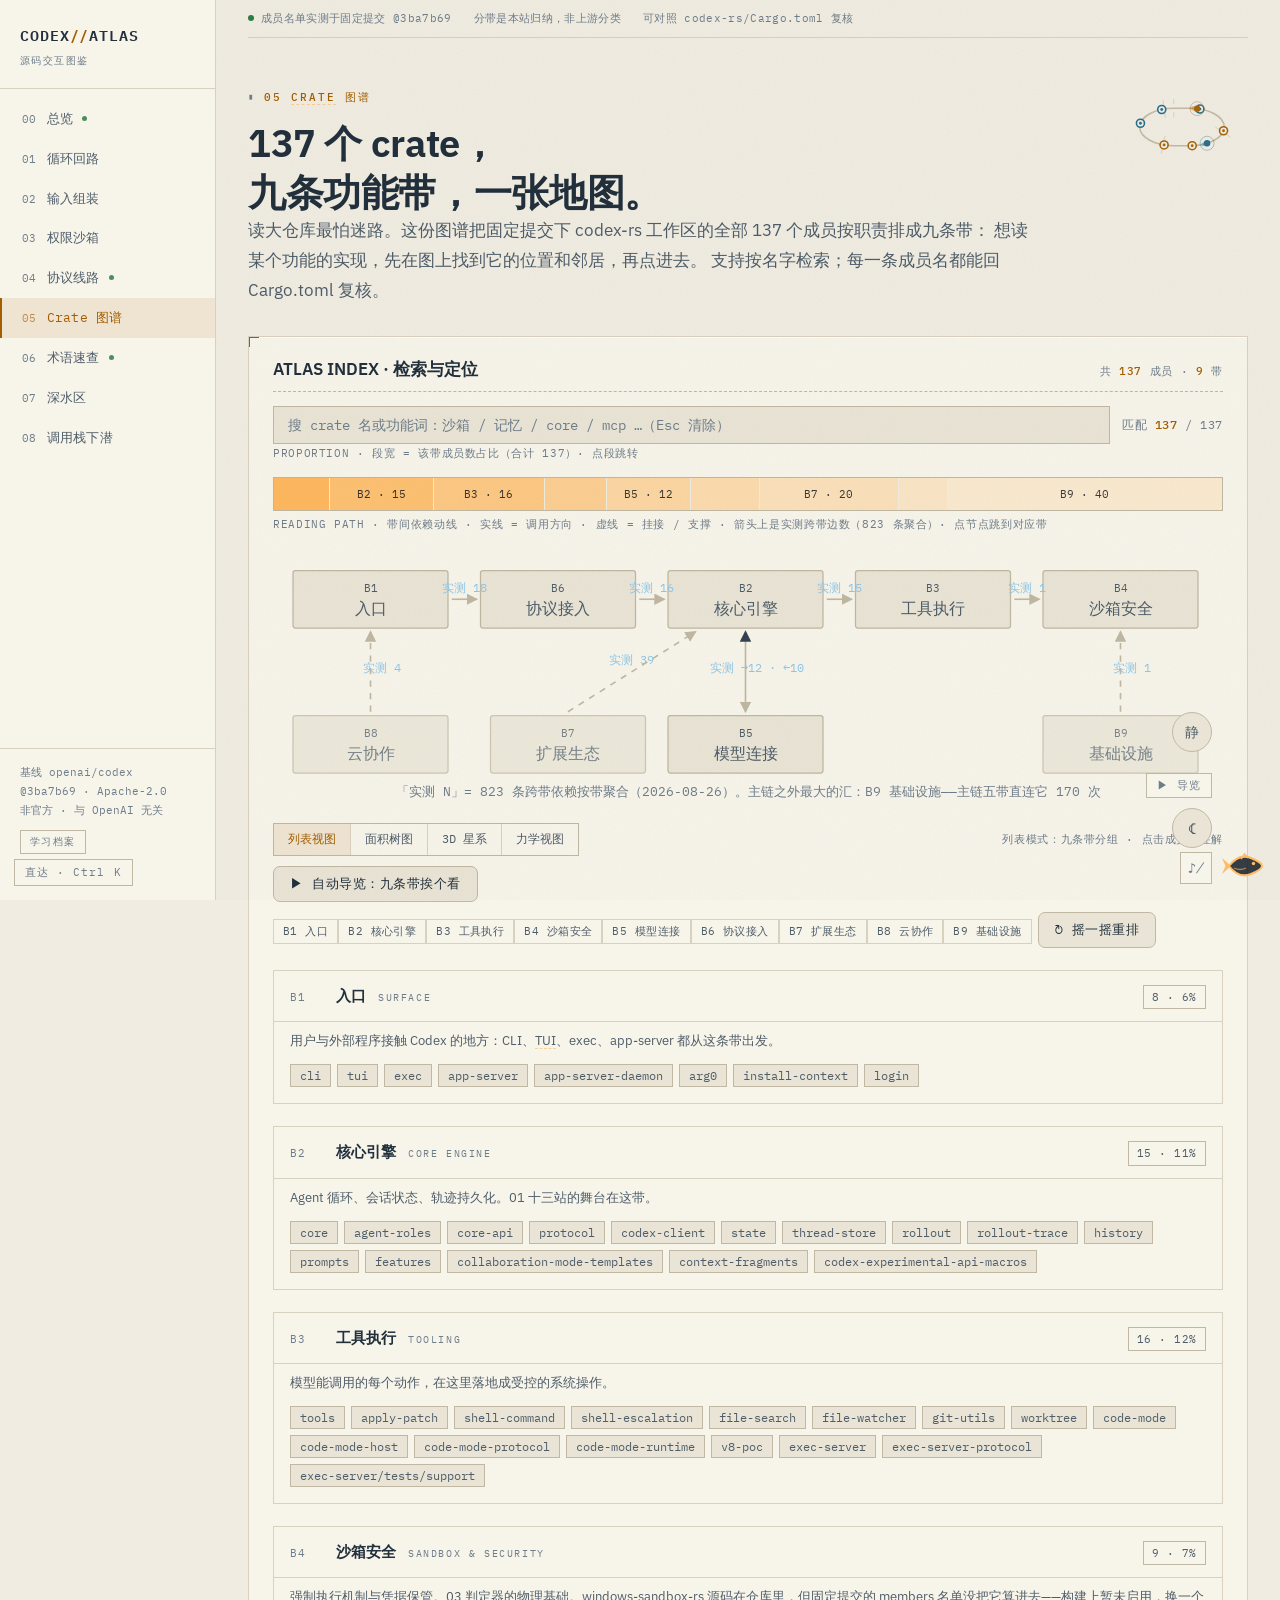
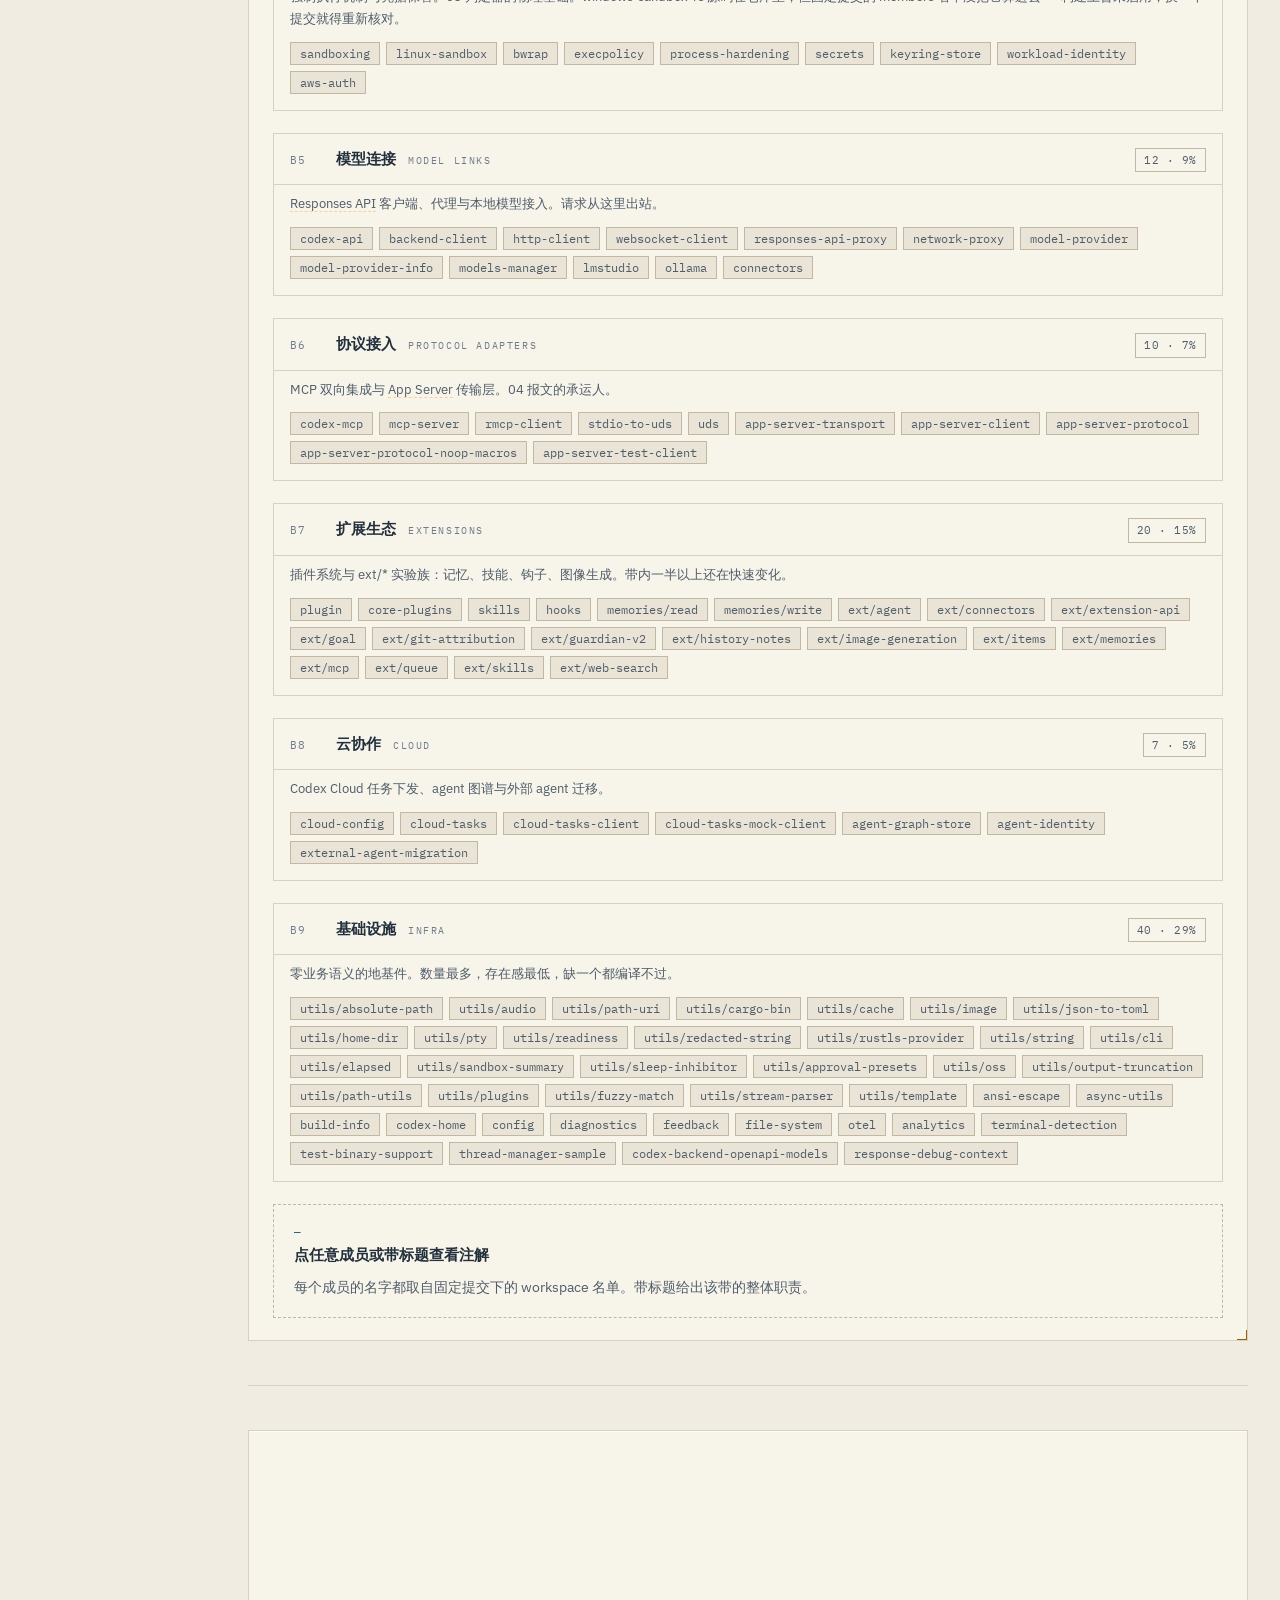
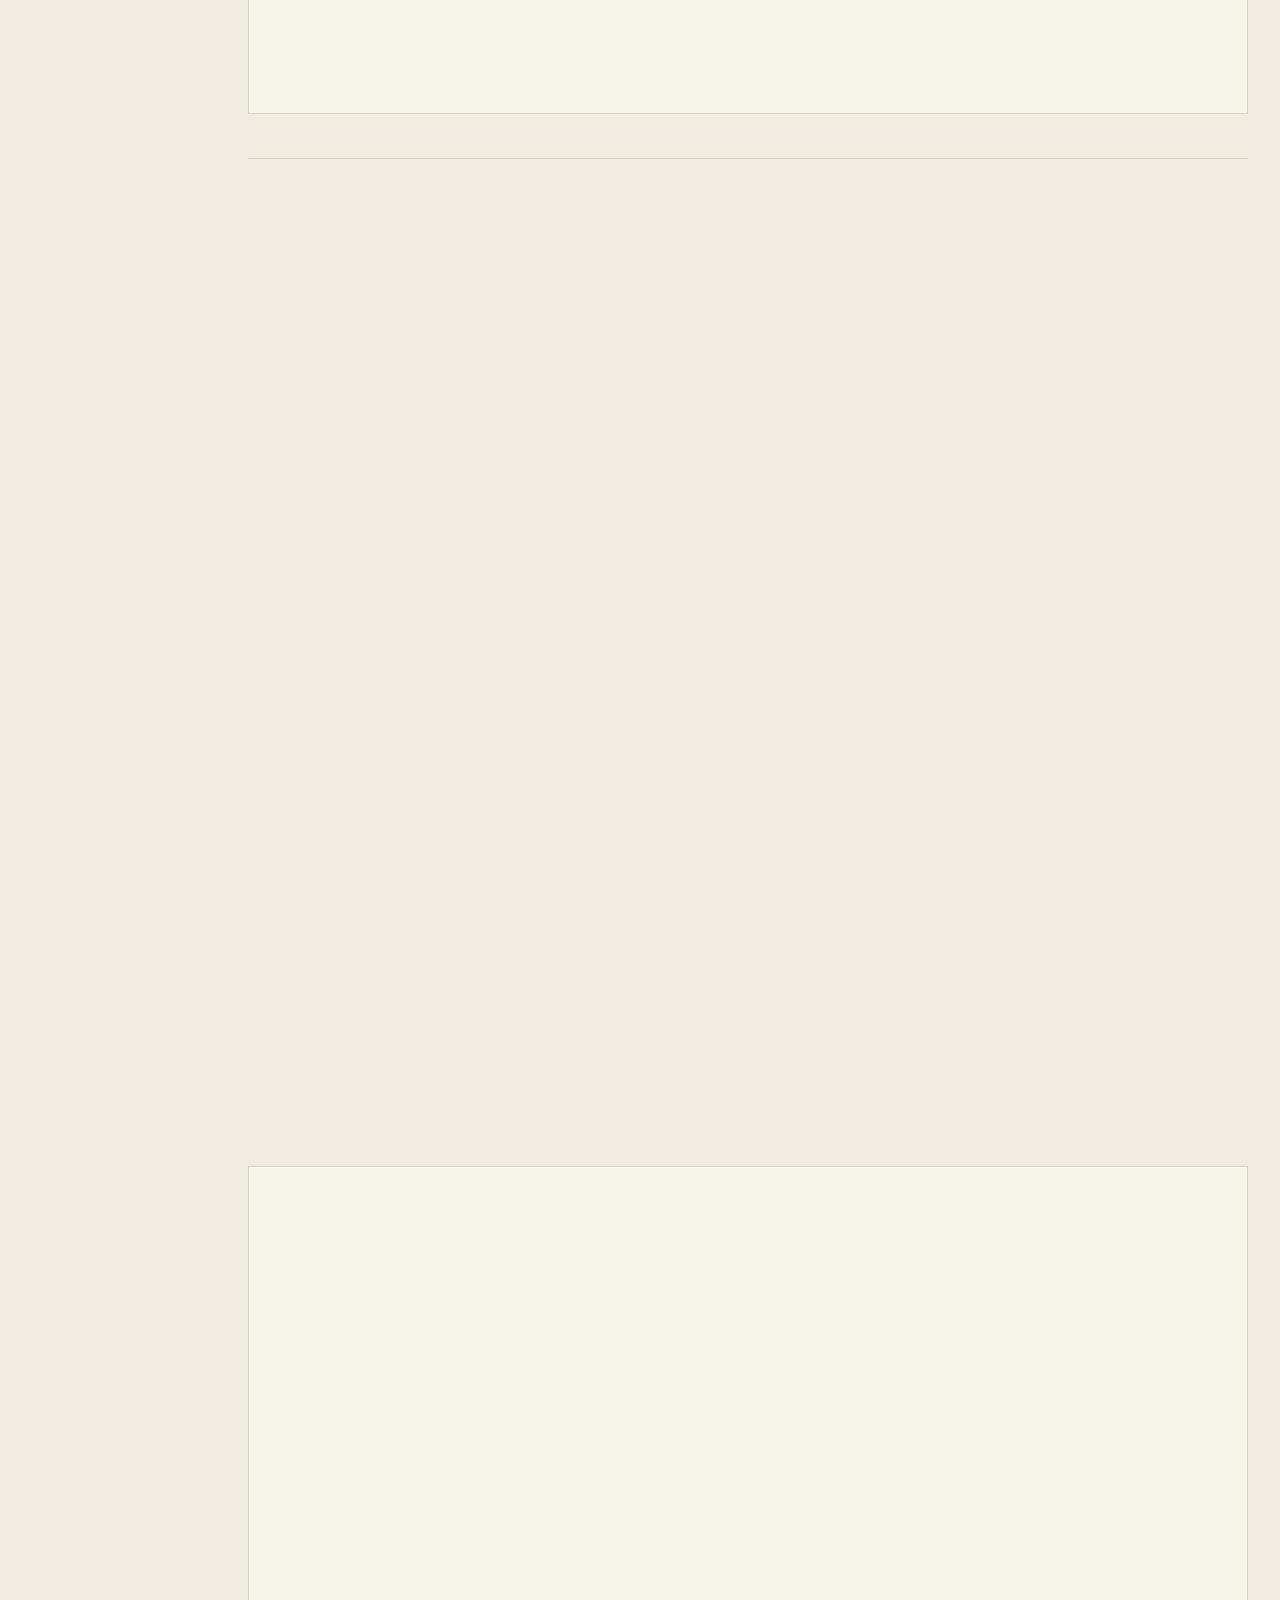
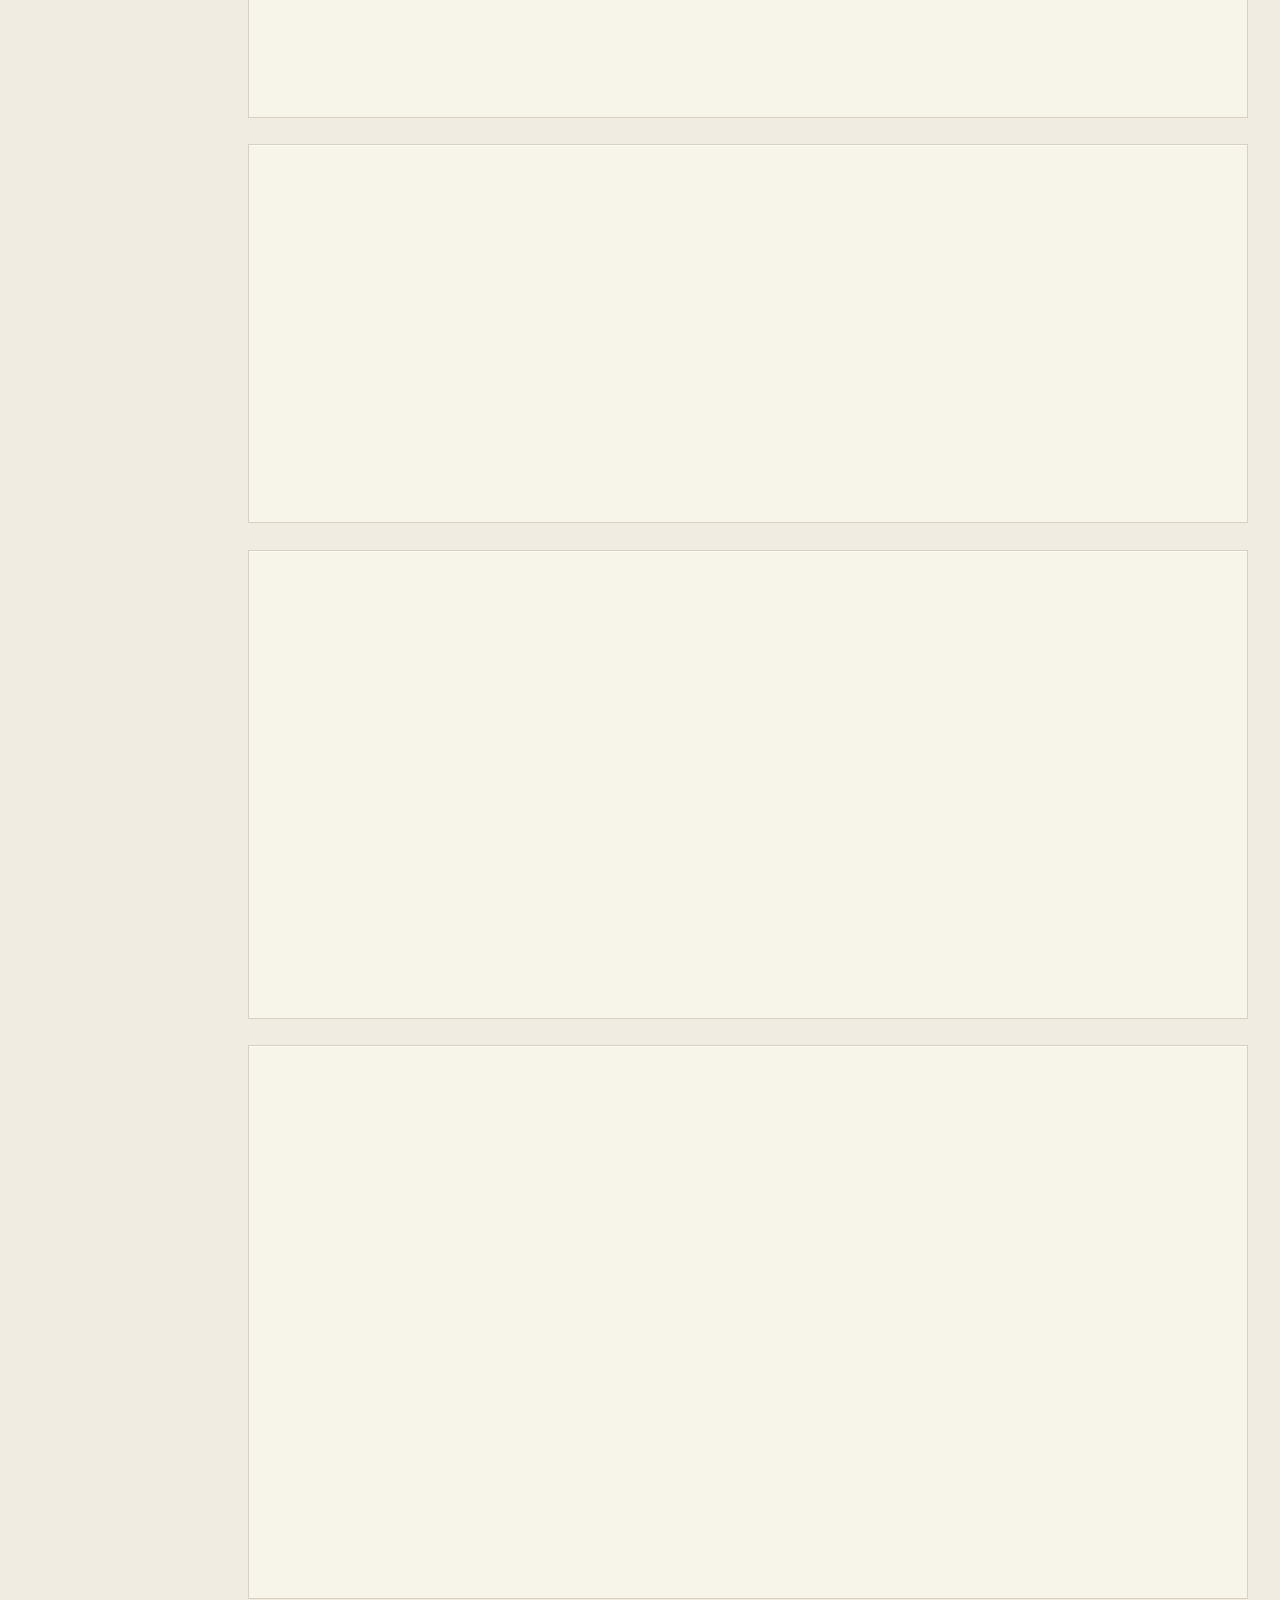
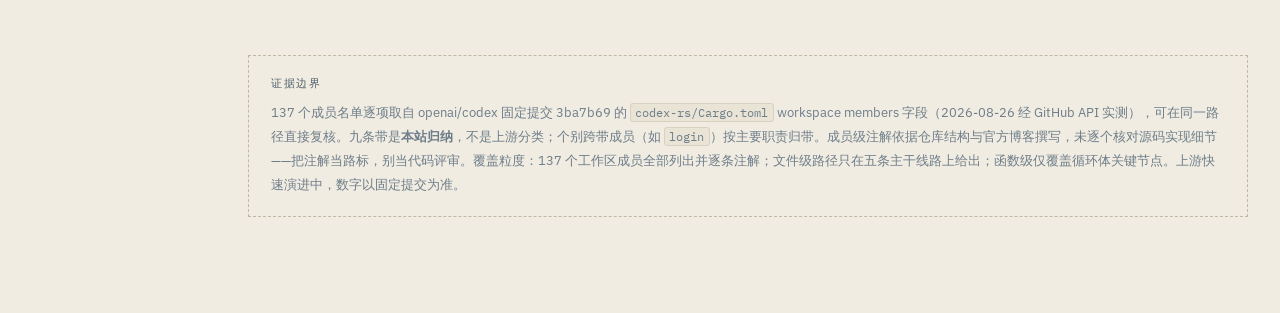
<file: labs/atlas.html>
<!DOCTYPE html>
<html lang="zh-CN">
<head>
<meta charset="UTF-8">
<meta name="viewport" content="width=device-width, initial-scale=1.0">
<meta name="theme-color" content="#101418">
<title>05 Crate 图谱 · 137 个成员的九条功能带 — CODEX ATLAS</title>
<meta name="description" content="openai/codex 固定提交下 codex-rs 工作区的 137 个成员，按九条功能带分层陈列：入口、核心引擎、工具执行、沙箱安全、模型连接、协议接入、扩展生态、云协作、基础设施。支持检索高亮。">
<link rel="icon" type="image/svg+xml" href="data:image/svg+xml,%3Csvg xmlns='http://www.w3.org/2000/svg' viewBox='0 0 32 32'%3E%3Crect width='32' height='32' fill='%23101418'/%3E%3Cpath d='M7 9l8 7-8 7' stroke='%23ffb454' stroke-width='2.6' fill='none'/%3E%3Cpath d='M17 23h9' stroke='%238fc7e8' stroke-width='2.6'/%3E%3C/svg%3E">
<meta property="og:type" content="website">
<meta property="og:site_name" content="CODEX ATLAS">
<meta property="og:title" content="05 Crate 图谱 · 137 个成员的九条功能带 — CODEX ATLAS">
<meta property="og:description" content="137 个工作区成员排成九条功能带，带间动线图标出读源码的先后顺序；支持按名字检索高亮，名单可在固定提交下复核。">
<meta property="og:url" content="https://shine-233.github.io/codex-atlas/labs/atlas.html">
<meta property="og:image" content="https://shine-233.github.io/codex-atlas/assets/og.png">
<meta name="twitter:card" content="summary_large_image">
<link rel="preconnect" href="https://fonts.googleapis.com">
<link rel="preconnect" href="https://fonts.gstatic.com" crossorigin>
<link href="https://fonts.googleapis.com/css2?family=IBM+Plex+Mono:wght@400;500;600&family=IBM+Plex+Sans:wght@400;500;600&display=swap" rel="stylesheet">
<link rel="stylesheet" href="../assets/styles.css">
<style>
  .search-row { display: flex; gap: 12px; align-items: center; flex-wrap: wrap; }
  .search-box {
    flex: 1;
    min-width: 220px;
    background: var(--bg2);
    border: 1px solid var(--line-strong);
    color: var(--ink);
    font-family: var(--mono);
    font-size: 13.5px;
    padding: 9px 14px;
  }
  .search-box:focus { border-color: var(--amber); outline: none; }
  .search-box::placeholder { color: var(--faint); }
  .match-readout { font-family: var(--mono); font-size: 11.5px; color: var(--faint); letter-spacing: .05em; white-space: nowrap; }
  .match-readout b { color: var(--amber); font-weight: 500; }

  .band { margin-top: 22px; border: 1px solid var(--line); background: var(--bg1); transition: border-color .3s; }
  .band.flash { border-color: var(--amber); }
  .band-head {
    display: flex;
    align-items: baseline;
    gap: 12px;
    flex-wrap: wrap;
    padding: 12px 16px;
    border-bottom: 1px solid var(--line);
    cursor: pointer;
    background: linear-gradient(transparent, rgba(255,255,255,.012));
  }
  .band-head:hover { background: var(--bg2); }
  .band-no { font-family: var(--mono); font-size: 10.5px; color: var(--faint); letter-spacing: .1em; width: 34px; flex-shrink: 0; }
  .band-name { font-size: 15px; font-weight: 600; color: var(--ink); }
  .band-en { font-family: var(--mono); font-size: 10px; letter-spacing: .16em; color: var(--faint); text-transform: uppercase; }
  .band-count { margin-left: auto; }
  .band-desc { padding: 8px 16px 0; font-size: 12.5px; color: var(--dim); }
  .chips-wrap { display: flex; flex-wrap: wrap; gap: 6px; padding: 12px 16px 16px; }

  .cr {
    font-family: var(--mono);
    font-size: 11.5px;
    color: var(--dim);
    background: var(--bg2);
    border: 1px solid var(--line-strong);
    padding: 3px 9px;
    cursor: pointer;
    transition: color .12s, border-color .12s, background .12s;
  }
  .cr:hover { color: var(--amber); border-color: var(--amber); }
  .cr.sel { color: #171207; background: var(--amber); border-color: var(--amber); font-weight: 500; }
  .cr.dimmed { opacity: .18; pointer-events: none; }
  .cr.hit { color: var(--amber); border-color: rgba(255,180,84,.55); }

  .detail-card {
    margin-top: 22px;
    border: 1px dashed var(--line-strong);
    padding: 18px 20px;
    min-height: 92px;
  }
  .detail-card h4 { margin: 0 0 4px; font-family: var(--mono); font-size: 15px; }
  .detail-card .dc-band { font-family: var(--mono); font-size: 10.5px; letter-spacing: .1em; color: var(--steel); text-transform: uppercase; }
  .detail-card p { color: var(--dim); font-size: 13.5px; max-width: 46em; margin: 8px 0 0; }
  /* 邻居迷你图：选中 crate 居中，出入依赖环绕 */
  .dc-neigh {
    position: relative; height: 190px; margin-top: 14px;
    border: 1px dashed var(--line); background: var(--bg0); overflow: hidden;
  }
  .dc-neigh canvas { position: absolute; inset: 0; width: 100%; height: 100%; display: block; }

  /* 视图切换 + 面积树图 */
  .view-row {
    display: flex; align-items: center; justify-content: space-between;
    gap: 10px; flex-wrap: wrap; margin-top: 18px;
  }
  .view-note { font-family: var(--mono); font-size: 10.5px; color: var(--faint); letter-spacing: .06em; }
  .tm-wrap { position: relative; margin-top: 12px; border: 1px solid var(--line-strong); background: var(--bg0); overflow: hidden; }
  /* 仓库覆盖面全景树 */
  .repo-tree {
    border: 1px solid var(--line); background: var(--bg0);
    padding: 14px 18px; font-family: var(--mono); font-size: 12.5px; line-height: 2;
  }
  .repo-tree details { margin: 2px 0; }
  .repo-tree summary { cursor: pointer; color: var(--ink); list-style: none; }
  .repo-tree summary::-webkit-details-marker { display: none; }
  .repo-tree summary::before { content: "▸ "; color: var(--faint); }
  .repo-tree details[open] > summary::before { content: "▾ "; }
  .repo-tree ul { list-style: none; margin: 2px 0 4px; padding-left: 22px; border-left: 1px dashed var(--line-strong); }
  .repo-tree a { color: var(--dim); text-decoration: none; display: inline-block; }
  .repo-tree a:hover { color: var(--amber); }
  .repo-tree a:hover code { color: var(--amber); }
  .repo-tree code { color: var(--ink); }
  .tree-mute { color: var(--faint); }
  .cov {
    display: inline-block; margin-left: 10px; padding: 0 8px;
    font-size: 10.5px; letter-spacing: .04em; vertical-align: 1px;
    border: 1px solid var(--line-strong); color: var(--faint);
  }
  .cov-yes { border-color: rgba(123, 201, 139, .5); color: var(--ok); background: var(--ok-dim); }
  .cov-part { border-color: rgba(255, 180, 84, .5); color: var(--amber); background: var(--amber-dim); }
  .cov-no { border-color: var(--line-strong); }
  /* 9×9 带邻接矩阵：行=依赖方，列=被依赖方 */
  .mx9 { overflow-x: auto; }
  .mx9 table { border-collapse: collapse; font-family: var(--mono); font-size: 11px; }
  .mx9 th, .mx9 td { border: 1px solid var(--line); text-align: center; padding: 4px 6px; min-width: 34px; }
  .mx9 th { color: var(--faint); font-weight: 500; background: var(--bg2); }
  .mx9 td.cell0 { color: var(--faint); }
  .mx9 td.celln { color: var(--ink); background: var(--amber-dim); cursor: pointer; }
  .mx9 td.celln:hover { background: rgba(255, 180, 84, 0.35); }
  .mx9 td.diag { background: var(--bg2); color: var(--dim); }
  .mx9 .mx-total { color: var(--ink); font-weight: 600; }

  /* 实测依赖排行 */
  .dep-grid { display: grid; grid-template-columns: 1fr 1fr; gap: 22px; padding: 0 24px; }
  @media (max-width: 900px) { .dep-grid { grid-template-columns: 1fr; } }
  .dep-head {
    font-family: var(--mono); font-size: 10.5px; letter-spacing: .1em;
    text-transform: uppercase; color: var(--faint); margin-bottom: 10px;
  }
  .dep-row { display: flex; align-items: center; gap: 10px; margin-bottom: 6px; }
  .dep-name {
    font-family: var(--mono); font-size: 11.5px; color: var(--dim);
    width: 172px; flex-shrink: 0; text-align: right;
    white-space: nowrap; overflow: hidden; text-overflow: ellipsis;
  }
  .dep-track { flex: 1; height: 14px; background: var(--bg0); position: relative; }
  .dep-bar {
    height: 100%; background: linear-gradient(90deg, rgba(255,180,84,.35), rgba(255,180,84,.85));
    min-width: 2px; transition: width .6s var(--ease);
  }
  .dep-row.out .dep-bar { background: linear-gradient(90deg, rgba(143,199,232,.3), rgba(143,199,232,.8)); }
  .dep-n { font-family: var(--mono); font-size: 11px; color: var(--ink); width: 26px; flex-shrink: 0; }
  .dep-row { cursor: pointer; }
  .dep-row:hover .dep-name { color: var(--amber); }
  /* 依赖路径查找器（DEPENDENCY PATH） */
  .dp-sel {
    font-family: var(--mono); font-size: 12px; color: var(--ink);
    background: var(--bg2); border: 1px solid var(--line-strong);
    padding: 7px 10px; max-width: 240px; cursor: pointer;
  }
  .dp-sel:focus-visible { outline: 2px solid var(--amber); outline-offset: 2px; }
  .dp-arrow { font-family: var(--mono); color: var(--faint); padding: 0 2px; }
  .dp-chain {
    display: flex; flex-wrap: wrap; align-items: center; gap: 6px;
    margin-top: 12px; padding: 12px 14px;
    background: var(--bg1); border: 1px solid var(--line);
  }
  .dp-chip {
    font-family: var(--mono); font-size: 11.5px; color: var(--ink);
    background: var(--bg2); border: 1px solid var(--line-strong);
    padding: 4px 10px; border-radius: 999px; cursor: pointer;
    transition: border-color var(--t-fast), color var(--t-fast), transform var(--t-fast) var(--ease);
  }
  .dp-chip:hover { border-color: var(--amber); color: var(--amber); transform: translateY(-1px); }
  .dp-chip.start { border-color: rgba(255,180,84,.6); color: var(--amber); }
  .dp-chip.end { border-color: rgba(143,199,232,.6); color: var(--steel); }
  .dp-hop { font-family: var(--mono); color: var(--faint); font-style: normal; font-size: 12px; }
  .dp-sum { font-family: var(--mono); font-size: 11px; color: var(--faint); margin-top: 8px; }
  .dp-sum b { color: var(--amber); font-weight: 500; }
  .dp-miss {
    margin-top: 12px; padding: 12px 14px; font-size: 12.5px; color: var(--dim);
    background: var(--deny-dim); border: 1px solid rgba(240,121,106,.35);
  }
  .dp-miss b { color: var(--deny); font-weight: 500; }
  /* 3D 星系视图 */
  #galaxy { height: 440px; }
  #galaxy canvas { display: block; }
  @media (max-width: 720px) { #galaxy { height: 340px; } }
  .edge-chips { position: absolute; top: 8px; right: 10px; z-index: 4; display: flex; gap: 6px; flex-wrap: wrap; }
  .edge-chips button {
    font-family: var(--mono); font-size: 10px; letter-spacing: .06em;
    padding: 3px 10px; border-radius: 999px;
    background: rgba(16, 20, 24, .82); border: 1px solid var(--line-strong);
    color: var(--dim); cursor: pointer; transition: color .15s ease, border-color .15s ease, background .15s ease;
  }
  .edge-chips button:hover { color: var(--ink); }
  .edge-chips button.on { color: var(--amber); border-color: rgba(255, 180, 84, .7); background: rgba(255, 180, 84, .08); }
  .edge-chips button:focus-visible { outline: none; border-color: var(--amber); }
  .edge-tune {
    display: inline-flex; gap: 5px; align-items: baseline;
    font-family: var(--mono); font-size: 10px; color: var(--dim);
    background: rgba(16, 20, 24, .82); padding: 2px 9px; border-radius: 999px;
    border: 1px solid var(--line-strong);
  }
  .galaxy-cap { font-family: var(--mono); font-size: 10.5px; color: var(--faint); letter-spacing: .05em; margin: 8px 0 0; line-height: 1.7; }
  /* GUESS WHO · 猜 crate */
  .gw-top { display: flex; gap: 10px; flex-wrap: wrap; margin-bottom: 14px; }
  .gw-input {
    flex: 1; min-width: 240px; background: rgba(255,255,255,.04); border: 1px solid var(--line-strong);
    border-radius: 6px; color: var(--ink); font-family: var(--mono); font-size: 13px; padding: 9px 12px;
  }
  .gw-input:focus { outline: none; border-color: var(--amber); }
  .gw-head, .gw-row {
    display: grid; grid-template-columns: 1.35fr .9fr .55fr .55fr 1.6fr; gap: 8px; align-items: center;
    font-family: var(--mono); font-size: 11.5px;
  }
  .gw-head { color: var(--faint); letter-spacing: .1em; font-size: 10px; text-transform: uppercase; padding: 0 2px 6px; border-bottom: 1px dashed var(--line-strong); }
  #gw-rows { display: flex; flex-direction: column; gap: 6px; }
  .gw-row {
    background: rgba(255,255,255,.025); border: 1px solid var(--line); border-radius: 6px;
    padding: 7px 10px; animation: gw-in .28s cubic-bezier(.2,.9,.3,1.2) both;
  }
  .gw-row.win { border-color: rgba(123,201,139,.6); background: rgba(123,201,139,.07); }
  @keyframes gw-in { from { opacity: 0; transform: translateY(-6px); } to { opacity: 1; transform: none; } }
  @media (prefers-reduced-motion: reduce) { .gw-row { animation: none; } }
  .gw-name { color: var(--ink); overflow: hidden; text-overflow: ellipsis; white-space: nowrap; }
  .gw-band { color: var(--dim); font-size: 10.5px; }
  .gw-band.hit { color: var(--amber); }
  .gw-num { color: var(--dim); font-variant-numeric: tabular-nums; }
  .gw-num i { font-style: normal; margin-left: 4px; }
  .gw-num .up { color: var(--amber); } .gw-num .dn { color: var(--steel); } .gw-num .eq { color: var(--ok); }
  .gw-rel { font-size: 11px; }
  .gw-rel.dep { color: var(--amber); } .gw-rel.by { color: var(--steel); } .gw-rel.no { color: var(--faint); }
  .gw-out { margin: 12px 0 0; font-size: 13px; line-height: 1.7; }
  @media (max-width: 720px) {
    .gw-head { display: none; }
    .gw-row { grid-template-columns: 1fr 1fr; row-gap: 4px; }
    .gw-rel { grid-column: 1 / -1; }
  }
  /* 力学视图：力导向依赖图 */
  #force { height: 480px; }
  @media (max-width: 720px) { #force { height: 360px; } }
  .force-bar {
    display: flex; flex-wrap: wrap; align-items: center; gap: 6px;
    margin-top: 10px;
  }
  .fb-chip {
    font-family: var(--mono); font-size: 11px; letter-spacing: .04em;
    color: var(--dim); background: none;
    border: 1px solid var(--line);
    padding: 4px 9px; cursor: pointer;
    transition: border-color var(--t-fast) var(--ease), color var(--t-fast) var(--ease), background var(--t-fast) var(--ease);
  }
  .fb-chip:hover { border-color: var(--amber); color: var(--ink); }
  .fb-chip.on { border-color: var(--amber); color: var(--amber); background: rgba(255,180,84,.08); }
  .force-tip {
    position: absolute; z-index: 5; pointer-events: none;
    font-family: var(--mono); font-size: 11px; line-height: 1.55;
    color: var(--ink); background: var(--bg2);
    border: 1px solid var(--line-strong);
    padding: 6px 9px; max-width: 260px; white-space: nowrap;
    box-shadow: 0 8px 22px rgba(0,0,0,.35);
    opacity: 0; transition: opacity var(--t-fast) var(--ease);
  }
  .force-tip.show { opacity: 1; }
  .tm-band-tag {
    position: absolute; z-index: 3; pointer-events: none;
    font-family: var(--mono); font-size: 10px; letter-spacing: .08em;
    color: #ffe2b3; background: rgba(14,10,3,.42);
    padding: 3px 6px; white-space: nowrap;
  }
  button.tm-band-tag { pointer-events: auto; cursor: pointer; border: none; font-family: var(--mono); }
  button.tm-band-tag:hover { background: rgba(14,10,3,.7); color: #fff; }
  .tm-back {
    position: absolute; z-index: 4; top: 4px; left: 4px;
    font-family: var(--mono); font-size: 10.5px; letter-spacing: .05em;
    color: var(--amber); background: rgba(14,10,3,.5);
    border: 1px solid rgba(255,180,84,.5);
    padding: 3px 9px; cursor: pointer;
  }
  .tm-back:hover { background: rgba(255,180,84,.15); }
  .tmc {
    position: absolute; z-index: 2;
    display: block; overflow: hidden;
    border: 1px solid rgba(16,20,24,.85);
    background: transparent;
    color: rgba(23,18,7,.82);
    font-family: var(--mono); font-size: 10px; line-height: 1.25;
    padding: 2px 4px; text-align: left; cursor: pointer;
    transition: filter .12s;
  }
  .tmc:hover { filter: brightness(1.12); z-index: 4; }
  .tmc.sel { outline: 2px solid var(--ink); outline-offset: -2px; color: #171207; font-weight: 500; z-index: 4; }
  .tmc.dimmed { opacity: .15; pointer-events: none; }
  .tmc.hit { outline: 1px solid rgba(255,255,255,.65); outline-offset: -1px; }
  .tm-empty { padding: 26px; color: var(--faint); font-size: 12px; font-family: var(--mono); }
  /* 树图平滑缩放：带标签 FLIP 位移动画 + 成员格淡入 */
  .tm-flip { transition: transform .34s var(--ease); }
  .tmc.tm-cin { animation: tm-cin .28s var(--ease) both; }
  @keyframes tm-cin { from { opacity: 0; } to { opacity: 1; } }
  @media (prefers-reduced-motion: reduce) { .tmc.tm-cin { animation: none; } .tm-flip { transition: none; } }
  /* 代码城市：repo-tree 的空间版——地块按带分区，楼高 = 实测被依赖数 */
  .city-tabs { display: flex; gap: 8px; align-items: baseline; flex-wrap: wrap; margin-top: 14px; }
  .city-tabs button {
    font-family: var(--mono); font-size: 11.5px; letter-spacing: .04em;
    padding: 4px 13px; background: none;
    border: 1px solid var(--line-strong); color: var(--dim); cursor: pointer;
  }
  .city-tabs button.on { color: var(--amber); border-color: rgba(255,180,84,.55); }
  .city-tabs button:hover { color: var(--ink); }
  .city-tabs button.on:hover { color: var(--amber); }
  #city-host {
    position: relative; height: 340px; margin-top: 10px;
    border: 1px solid var(--line-strong); background: var(--bg0);
    overflow: hidden;
  }
  #city-host canvas { position: absolute; inset: 0; width: 100%; height: 100%; display: block; }
</style>
</head>
<body>

<a class="skip-link" href="#main">跳到主内容</a>

<nav class="rail" aria-label="站点线路">
  <a class="rail-brand" href="../index.html">
    <span class="sig">CODEX<b>//</b>ATLAS</span>
    <span class="sub">源码交互图鉴</span>
  </a>
  <div class="rail-chs">
    <a class="rail-ch" href="../index.html"><span class="ch-no">00</span>总览</a>
    <a class="rail-ch" href="loop.html"><span class="ch-no">01</span>循环回路</a>
    <a class="rail-ch" href="prompt.html"><span class="ch-no">02</span>输入组装</a>
    <a class="rail-ch" href="sandbox.html"><span class="ch-no">03</span>权限沙箱</a>
    <a class="rail-ch" href="appserver.html"><span class="ch-no">04</span>协议线路</a>
    <a class="rail-ch" href="atlas.html"><span class="ch-no">05</span>Crate 图谱</a>
    <a class="rail-ch" href="../glossary.html"><span class="ch-no">06</span>术语速查</a>
    <a class="rail-ch" href="deep.html"><span class="ch-no">07</span>深水区</a>
    <a class="rail-ch" href="dive.html"><span class="ch-no">08</span>调用栈下潜</a>
  </div>
  <div class="rail-foot">基线 openai/codex<br>@3ba7b69 · Apache-2.0<br>非官方 · 与 OpenAI 无关</div>
</nav>

<div class="topbar">
  <span class="sig">CODEX<b>//</b>ATLAS</span>
  <button class="nav-toggle" aria-expanded="false" aria-controls="mnav">菜单</button>
</div>
<div class="mobile-nav" id="mnav">
  <a href="../index.html">00 · 总览</a>
  <a href="loop.html">01 · 循环回路</a>
  <a href="prompt.html">02 · 输入组装</a>
  <a href="sandbox.html">03 · 权限沙箱</a>
  <a href="appserver.html">04 · 协议线路</a>
  <a href="atlas.html">05 · Crate 图谱</a>
  <a href="../glossary.html">06 · 术语速查</a>
  <a href="deep.html">07 · 深水区</a>
  <a href="dive.html">08 · 调用栈下潜</a>
</div>

<div class="wrap">
  <main class="container" id="main">

    <div class="status-strip">
      <span><i class="dot"></i>成员名单实测于固定提交 @3ba7b69</span>
      <span>分带是本站归纳，非上游分类</span>
      <span>可对照 codex-rs/Cargo.toml 复核</span>
    </div>

    <header style="padding-top:16px;">
      <div class="miniscope" id="miniscope" aria-hidden="true"></div>
      <p class="eyebrow"><span class="tick">▮</span>05 CRATE 图谱</p>
      <h1>137 个 crate，<br>九条功能带，一张地图。</h1>
      <p class="lede">
        读大仓库最怕迷路。这份图谱把固定提交下 codex-rs 工作区的全部 137 个成员按职责排成九条带：
        想读某个功能的实现，先在图上找到它的位置和邻居，再点进去。
        支持按名字检索；每一条成员名都能回 Cargo.toml 复核。
      </p>
    </header>

    <section class="panel hot" style="margin-top:30px;">
      <div class="panel-title">
        <h3>ATLAS INDEX · 检索与定位</h3>
        <span class="readout">共 <b>137</b> 成员 · <b>9</b> 带</span>
      </div>

      <div class="search-row">
        <input type="text" id="q" class="search-box"
                placeholder="搜 crate 名或功能词：沙箱 / 记忆 / core / mcp …（Esc 清除）"
               aria-label="检索 crate 名称">
        <span class="match-readout" id="match-out">匹配 <b>137</b> / 137</span>
      </div>

      <div class="ribbon-note">PROPORTION · 段宽 = 该带成员数占比（合计 137）· 点段跳转</div>
      <div class="ribbon" id="ribbon" role="img" aria-label="九条功能带的成员数量比例条"></div>

      <div class="ribbon-note">READING PATH · 带间依赖动线 · 实线 = 调用方向 · 虚线 = 挂接 / 支撑 · 箭头上是实测跨带边数（823 条聚合）· 点节点跳到对应带</div>
      <div class="loopmap" id="flowmap" role="img"
           aria-label="带间依赖动线示意：入口经协议接入进入核心引擎，核心向右调用工具执行与沙箱安全；模型连接与核心双向直连；扩展生态挂接核心，云协作挂在入口旁，基础设施支撑全部"></div>

      <div class="view-row">
        <div class="seg" role="group" aria-label="视图切换">
          <button data-vw="list" class="on">列表视图</button>
          <button data-vw="tree">面积树图</button>
          <button data-vw="galaxy">3D 星系</button>
          <button data-vw="force">力学视图</button>
        </div>
        <span class="view-note" id="vw-note">列表模式：九条带分组 · 点击成员看注解</span>
      </div>

      <div id="treemap" class="tm-wrap" hidden></div>

      <div id="galaxy" class="tm-wrap" hidden>
        <div class="edge-chips" id="edge-chips" role="group" aria-label="依赖边过滤与线框调音台">
          <button data-ef="all" class="on" type="button">全部边</button>
          <button data-ef="out" type="button">出边 · 它依赖的</button>
          <button data-ef="in" type="button">入边 · 依赖它的</button>
          <label class="edge-tune">边透明 <span class="scrub-slot" id="gx-ea" tabindex="0"></span></label>
          <label class="edge-tune">点大小 <span class="scrub-slot" id="gx-ps" tabindex="0"></span></label>
          <button id="gx-wire" type="button" aria-pressed="false" title="GitHub Globe 手法：经纬线框 + 依赖边圆弧航线 + 光点飞行">◌ 线框球</button>
        </div>
      </div>
      <p class="galaxy-cap" id="galaxy-cap" hidden>137 个成员按九条带聚成星团（球面金螺旋布局，固定种子生成——同基线下星图可复现）。拖拽旋转，松手带惯性；滚轮缩放锚定光标，右键拖拽平移，双击复位；闲置时自转；<b style="color:var(--dim);">点带名镜头会转过去、只亮那条带，再点一次解除。点选任意成员后，它的实测依赖会连成线框——琥珀是它依赖的，钢青是依赖它的（CA_DEPS 全量边表）。右上角「◌ 线框球」再进一步：经纬细线框当舞台，直连线升级为带高度的圆弧航线，一粒粒光点沿弧飞行（GitHub Globe 的手法——距离越远弧拱得越高）。</b></p>
      <p style="margin:10px 0 0;"><button class="btn" id="gal-tour" type="button" hidden>▶ 自动导览：九条带挨个看</button></p>

      <div id="force" class="tm-wrap" hidden></div>
      <p class="galaxy-cap" id="force-cap" hidden><span id="force-edges"></span>每个圆点是一个 crate，半径按被依赖数画。布局由物理模拟实时算出：连线是弹簧，点与点互斥，拖任意一点，整张网跟着重新找平衡；滚轮 / 双指捏合缩放，双击复位；<b style="color:var(--dim);">悬停看名字和直接依赖，点击进下方注解卡。</b></p>
      <div class="force-bar" id="force-bar" hidden>
        <span class="fb-chips" id="force-chips" role="group" aria-label="按带高亮"></span>
        <button class="btn" id="force-shake" type="button">↻ 摇一摇重排</button>
      </div>

      <div id="bands"></div>

      <div class="detail-card" aria-live="polite">
        <div class="dc-band" id="dc-band">—</div>
        <h4 id="dc-name">点任意成员或带标题查看注解</h4>
        <p id="dc-body">每个成员的名字都取自固定提交下的 workspace 名单。带标题给出该带的整体职责。</p>
        <div class="dc-neigh" id="dc-neigh" hidden></div>
      </div>
    </section>

    <hr class="sep">

    <!-- GUESS WHO · 猜 crate：Wordle 规则 × 实测依赖边当线索 -->
    <section class="panel" id="guess-lab" style="margin-top:30px;">
      <div class="panel-title">
        <h3>GUESS WHO · 猜猜它是谁</h3>
        <span class="readout">六次机会 · 线索全是实测数据</span>
      </div>
      <p class="muted small" style="padding:0 24px;margin-bottom:14px;">
        我心里藏了一个 crate（只从「有邻居」的成员里挑，孤岛不猜）。你猜一个名字，四条线索一起回来：
        它在哪条带、被依赖数和依赖数比谜底大还是小、以及最值钱的——
        <b style="color:var(--ink);">它和谜底之间有没有一条实测依赖边</b>。边表就是 CA_DEPS，没有玄学。
      </p>
      <div style="padding:0 24px 22px;">
        <div class="gw-top">
          <input class="gw-input" id="gw-in" list="gw-names" placeholder="猜一个 crate 名，回车提交（如 core / tui / apply-patch）"
                 autocomplete="off" spellcheck="false" aria-label="猜一个 crate 名">
          <datalist id="gw-names"></datalist>
          <button class="btn" id="gw-new" type="button">↻ 换一个谜底</button>
        </div>
        <div class="gw-head" aria-hidden="true">
          <span>猜测</span><span>所在带</span><span>被依赖</span><span>依赖</span><span>与谜底的关系</span>
        </div>
        <div id="gw-rows" aria-live="polite"></div>
        <p class="gw-out" id="gw-out">谜底已就位。随便猜一个开头——猜 core 不亏。</p>
      </div>
    </section>

    <hr class="sep">

    <section>
      <h2 style="margin-top:0;">怎么用这张地图读源码</h2>
      <table class="rt">
        <tbody>
          <tr><td style="width:52%;">想看一轮对话怎么跑起来</td><td>第 2 带 <b>core</b> + 第 1 带 <b>tui / app-server</b>，配合 <a href="loop.html">01 循环回路</a></td></tr>
          <tr><td>想知道模型改文件的完整链路</td><td>第 2 带 <b>protocol</b> → 第 3 带 <b>tools → apply-patch → shell-command</b></td></tr>
          <tr><td>想确认命令被谁拦截、放行</td><td>第 4 带 <b>sandboxing / execpolicy</b> + <b>shell-escalation</b>，配合 <a href="sandbox.html">03 权限沙箱</a></td></tr>
          <tr><td>想给 IDE 写自己的客户端</td><td>第 6 带 <b>app-server-*</b> 三件套，配合 <a href="appserver.html">04 协议线路</a></td></tr>
          <tr><td>想接本地模型不开官方 API</td><td>第 5 带 <b>ollama / lmstudio / model-provider-info</b></td></tr>
          <tr><td>想研究记忆系统怎么存取</td><td>第 7 带 <b>memories/read + memories/write</b> 与 ext/memories</td></tr>
          <tr><td>想给 CI 写非交互自动化</td><td>第 1 带 <b>exec</b>：codex exec "任务"，与 TUI 共用同一个核心</td></tr>
        </tbody>
      </table>
    </section>

    <!-- 仓库覆盖面全景：本站管到哪、不管到哪 -->
    <section>
      <h2>仓库全景：本站覆盖到哪一层</h2>
      <p class="muted small">
        「137 个 crate」只是 openai/codex 仓库的一部分。这张树把固定提交下的顶层结构摊开：
        <b style="color:var(--ink);">绿色 = 本站有仪器讲到</b>，灰色 = 站外，点绿节点直达对应线路。
        结构为示意，完整清单以固定提交下的仓库实况为准。
      </p>
      <div class="city-tabs" role="tablist" aria-label="仓库全景视图切换">
        <button type="button" class="on" data-city="city" role="tab" aria-selected="true">🏙 代码城市</button>
        <button type="button" data-city="tree" role="tab" aria-selected="false">🗂 目录树</button>
        <span class="match-readout" id="city-read">楼高 = 被依赖数（实测） · 悬停看名字 · 点击选中进详情</span>
      </div>
      <div id="city-host"></div>
      <div class="repo-tree" id="repo-tree" hidden>
        <details open>
          <summary><code>openai/codex @ 3ba7b69</code><span class="cov cov-part">部分覆盖</span></summary>
          <ul>
            <li>
              <details open>
                <summary><code>codex-rs/</code><span class="cov cov-yes">137 crate · 全覆盖</span></summary>
                <ul>
                  <li><a href="loop.html"><code>core/</code><span class="cov cov-yes">队列对 · run_turn · 工具分发</span></a></li>
                  <li><a href="loop.html"><code>tui/</code><span class="cov cov-yes">终端界面 · 07D 房</span></a></li>
                  <li><a href="loop.html"><code>cli/</code><span class="cov cov-yes">入口分发 · 第 2 站</span></a></li>
                  <li><a href="appserver.html"><code>app-server/</code><span class="cov cov-yes">协议服务端 · 04</span></a></li>
                  <li><a href="appserver.html"><code>app-server-protocol/</code><span class="cov cov-yes">三原语 · 04</span></a></li>
                  <li><a href="sandbox.html"><code>sandboxing/ · linux-sandbox/ · bwrap/</code><span class="cov cov-yes">三套内核闸 · 03</span></a></li>
                  <li><a href="atlas.html"><code>apply-patch/ · exec/ · rollout/ · hooks/ · memories/ …</code><span class="cov cov-yes">逐带逐条注解 · 05</span></a></li>
                  <li><code>windows-sandbox-rs/</code><span class="cov cov-part">源码在仓库 · 未入 workspace members（03 有考）</span></li>
                  <li><span class="tree-mute">其余 120+ crate —— 在上方列表 / 树图 / 星系里按带检索</span></li>
                </ul>
              </details>
            </li>
            <li><a href="loop.html"><code>codex-cli/</code><span class="cov cov-yes">npm 启动器 · 第 1 站</span></a></li>
            <li>
              <details>
                <summary><code>docs/</code><span class="cov cov-part">两篇有仪器 · 其余站外</span></summary>
                <ul>
                  <li><a href="deep.html"><code>config.md</code><span class="cov cov-yes">B 房键位与优先级</span></a></li>
                  <li><a href="deep.html"><code>authentication.md</code><span class="cov cov-yes">A 房凭据流</span></a></li>
                  <li><span class="tree-mute">其余文档 —— 未覆盖</span></li>
                </ul>
              </details>
            </li>
            <li>
              <details>
                <summary><code>sdk/</code><span class="cov cov-part">机制讲到 · 代码未逐行</span></summary>
                <ul>
                  <li><a href="appserver.html"><code>sdk/typescript/</code><span class="cov cov-yes">generate-ts 产物消费方 · 04</span></a></li>
                  <li><span class="tree-mute">其余语言客户端 —— 未覆盖</span></li>
                </ul>
              </details>
            </li>
            <li><span class="tree-mute"><code>.github/</code><span class="cov cov-no">CI 与发布流水线 · 未覆盖</span></span></li>
            <li><span class="tree-mute"><code>scripts/ · tools/ · patches/ · third_party/ · bazel 系</code><span class="cov cov-no">构建与工程脚手架 · 未覆盖</span></span></li>
            <li><span class="tree-mute"><code>AGENTS.md（根）· README · LICENSE</code><span class="cov cov-no">上游门面 · 未覆盖</span></span></li>
          </ul>
        </details>
      </div>
      <p class="small muted" style="margin:10px 0 0;">
        覆盖粒度三级：crate 级（137 全注解）→ 文件级（五条主干线路上的关键路径）→ 函数级（循环体关键节点）。
        仓库内 SDK 是 Python 与 TypeScript（<code>sdk/</code> 目录），由 <code>generate-ts</code> 等工具从协议生成，04 有讲到机制本身。
        2026-08-26 对上游复核：members 实测 137、本页引用路径全部存在（raw.githubusercontent @3ba7b69）。
      </p>
    </section>

    <!-- 实测依赖排行：823 条内部依赖边（爬自 137 份 Cargo.toml） -->
    <section class="panel" style="margin-top:26px;">
      <div class="panel-title">
        <h3>DEPENDENCY FACTS · 实测内部依赖排行</h3>
        <span class="readout">137 crate · 823 条成员内边 · 2026-08-26 爬自固定提交</span>
      </div>
      <p class="small muted" style="margin:0 0 14px;">
        逐份抓取 137 个成员的 Cargo.toml 数出来的：统计 <code>codex-*</code> 内部依赖（成员对成员 823 条；另有 10 条指向 chatgpt / message-history / windows-sandbox 三个非成员包）。
        点任意一行，检索框会帮你定位到那个 crate。
      </p>
      <div class="dep-grid">
        <div>
          <div class="dep-head">被内部依赖最多 · in-degree</div>
          <div id="dep-in"></div>
        </div>
        <div>
          <div class="dep-head">内部依赖别人最多 · out-degree</div>
          <div id="dep-out"></div>
        </div>
      </div>
      <p class="small muted" style="margin:12px 0 0;">
        读法：<code>protocol</code> 被 71 个 crate 依赖——「零业务语义的地基件」这句注解现在是数出来的；
        <code>core</code> 依赖 69 个内部 crate——第 2 带是吞噬整个工作区的大胃王；
        另有 3 个零入度叶子 crate，没有任何人依赖它们。
      </p>
    </section>

    <!-- 依赖路径查找器：任选两个 crate，823 条实测边里跑 BFS -->
    <section class="panel" id="path-lab" style="margin-top:26px;">
      <div class="panel-title">
        <h3>DEPENDENCY PATH · 两点之间</h3>
        <span class="readout">BFS 跑全量实测边 · 箭头方向 = 依赖方向</span>
      </div>
      <p class="small muted" style="margin:0 0 12px;">
        挑两个 crate，找依赖方向上的最短链：A 依赖 B、B 依赖 C，一路指过去。
        这是<b style="color:var(--ink);">有向图</b>——从 <code>protocol</code> 出发谁也到不了，
        因为没人依赖它的依赖。查不通时当场明说，并告诉你反方向有没有路。
        点链上任何一环，检索框帮你定位到那个 crate。
      </p>
      <div class="controls" style="border:none;padding:0 0 4px;margin-top:0;">
        <select id="dp-from" class="dp-sel" aria-label="起点 crate（依赖方）"></select>
        <span class="dp-arrow" aria-hidden="true">⇢ 依赖 →</span>
        <select id="dp-to" class="dp-sel" aria-label="终点 crate（被依赖方）"></select>
        <button class="btn" id="dp-go" type="button">找路径</button>
        <button class="btn" id="dp-random" type="button">🎲 随机一对</button>
      </div>
      <div id="dp-out" aria-live="polite"></div>
    </section>

    <!-- 9×9 带邻接矩阵：823 条边的完整矩阵化 -->
    <section class="panel" style="margin-top:26px;">
      <div class="panel-title">
        <h3>BAND MATRIX · 9×9 实测邻接矩阵</h3>
        <span class="readout">行 = 依赖方 · 列 = 被依赖方 · 全表合计 = 823</span>
      </div>
      <p class="small muted" style="margin:0 0 14px;">
        依赖排行只给 TOP 12，这张矩阵是<b>全部 823 条边</b>的完整落位：对角线是带内依赖，
        其余每格是行带依赖列带的边数。悬停放大，点击格子直接用该「行带 列带」组合检索。
      </p>
      <div class="mx9" id="mx9"></div>
    </section>

    <section class="panel" style="margin-top:26px;">
      <div id="quiz"></div>
    </section>

    <aside class="evidence">
      <div class="ev-h">证据边界</div>
      137 个成员名单逐项取自 openai/codex 固定提交 3ba7b69 的 <code>codex-rs/Cargo.toml</code> workspace members 字段（2026-08-26 经 GitHub API 实测），可在同一路径直接复核。九条带是<b>本站归纳</b>，不是上游分类；个别跨带成员（如 <code>login</code>）按主要职责归带。成员级注解依据仓库结构与官方博客撰写，未逐个核对源码实现细节——把注解当路标，别当代码评审。覆盖粒度：137 个工作区成员全部列出并逐条注解；文件级路径只在五条主干线路上给出；函数级仅覆盖循环体关键节点。上游快速演进中，数字以固定提交为准。
    </aside>

  </main>
</div>

<script src="../assets/panel.js"></script>
<script src="../assets/panel-page.js"></script>
<script src="../assets/panel-pet.js"></script>
<script src="../assets/panel-theme.js"></script>
<script src="../assets/sound.js"></script>
<script src="../assets/loop-hero.js"></script>
<script>
(function () {
  "use strict";

  /* 九条功能带：成员为固定提交 @3ba7b69 实测名单 */
var CA_DEPS = {"agent-graph-store": ["protocol", "state", "utils/absolute-path"], "agent-identity": ["http-client", "protocol"], "agent-roles": ["config", "file-system", "utils/absolute-path", "utils/path-uri"], "analytics": ["app-server-protocol", "git-utils", "login", "model-provider", "plugin", "protocol", "state", "utils/absolute-path"], "app-server": ["analytics", "app-server-protocol", "app-server-transport", "arg0", "aws-auth", "backend-client", "cloud-config", "code-mode", "codex-home", "codex-mcp", "config", "connectors", "core", "core-plugins", "diagnostics", "exec-server", "ext/agent", "ext/extension-api", "ext/git-attribution", "ext/goal", "ext/guardian-v2", "ext/history-notes", "ext/image-generation", "ext/mcp", "ext/memories", "ext/queue", "ext/skills", "ext/web-search", "external-agent-migration", "features", "feedback", "file-search", "file-watcher", "git-utils", "hooks", "http-client", "login", "memories/write", "model-provider", "model-provider-info", "models-manager", "otel", "plugin", "protocol", "rmcp-client", "rollout", "sandboxing", "shell-command", "skills", "state", "thread-store", "tools", "utils/absolute-path", "utils/cargo-bin", "utils/cli", "utils/json-to-toml", "utils/path-uri", "utils/pty"], "app-server-client": ["app-server", "app-server-protocol", "arg0", "config", "core", "exec-server", "feedback", "protocol", "uds", "utils/absolute-path", "utils/rustls-provider"], "app-server-daemon": ["app-server-protocol", "app-server-transport", "http-client", "uds", "utils/home-dir"], "app-server-protocol": ["app-server-protocol-noop-macros", "codex-experimental-api-macros", "ext/items", "history", "protocol", "rollout", "secrets", "shell-command", "utils/absolute-path", "utils/cargo-bin", "utils/path-uri", "utils/redacted-string"], "app-server-test-client": ["app-server-protocol", "core", "otel", "protocol", "utils/cli"], "app-server-transport": ["app-server-protocol", "codex-api", "config", "core", "login", "model-provider", "protocol", "state", "uds", "utils/absolute-path", "utils/rustls-provider"], "apply-patch": ["exec-server", "utils/absolute-path", "utils/cargo-bin", "utils/path-uri"], "arg0": ["apply-patch", "exec-server", "install-context", "linux-sandbox", "sandboxing", "shell-escalation", "utils/absolute-path", "utils/home-dir"], "backend-client": ["codex-api", "codex-backend-openapi-models", "http-client", "login", "model-provider", "protocol"], "build-info": ["install-context"], "cli": ["app-server", "app-server-daemon", "app-server-protocol", "app-server-test-client", "arg0", "cloud-config", "cloud-tasks", "codex-api", "codex-home", "codex-mcp", "config", "core", "core-plugins", "exec", "exec-server", "execpolicy", "ext/extension-api", "ext/git-attribution", "ext/skills", "features", "git-utils", "history", "http-client", "install-context", "login", "mcp-server", "memories/write", "model-provider", "models-manager", "plugin", "protocol", "responses-api-proxy", "rmcp-client", "rollout", "rollout-trace", "sandboxing", "state", "stdio-to-uds", "terminal-detection", "thread-store", "tui", "utils/absolute-path", "utils/cargo-bin", "utils/cli", "utils/path-utils"], "cloud-config": ["agent-identity", "backend-client", "config", "core", "http-client", "login", "otel", "protocol"], "cloud-tasks": ["cloud-tasks-client", "cloud-tasks-mock-client", "core", "git-utils", "http-client", "login", "model-provider", "tui", "utils/cli"], "cloud-tasks-client": ["backend-client", "codex-api", "git-utils", "http-client"], "cloud-tasks-mock-client": ["cloud-tasks-client"], "code-mode": ["code-mode-protocol", "http-client", "install-context", "protocol"], "code-mode-host": ["code-mode", "code-mode-protocol", "code-mode-runtime", "otel", "protocol", "utils/cargo-bin"], "code-mode-protocol": ["protocol"], "code-mode-runtime": ["code-mode-protocol", "protocol"], "codex-api": ["codex-client", "http-client", "protocol", "utils/rustls-provider", "websocket-client"], "codex-client": ["http-client"], "codex-home": ["ext/extension-api", "utils/absolute-path"], "codex-mcp": ["async-utils", "codex-api", "config", "connectors", "diagnostics", "exec-server", "exec-server/tests/support", "login", "model-provider", "otel", "plugin", "protocol", "rmcp-client", "utils/path-uri", "utils/plugins"], "config": ["execpolicy", "features", "file-system", "git-utils", "model-provider-info", "network-proxy", "protocol", "utils/absolute-path", "utils/path-uri", "utils/path-utils", "utils/redacted-string"], "connectors": ["config", "login", "otel", "plugin", "protocol"], "context-fragments": ["protocol", "utils/string"], "core": ["agent-graph-store", "agent-roles", "analytics", "app-server-protocol", "apply-patch", "async-utils", "code-mode", "codex-api", "codex-client", "codex-home", "codex-mcp", "config", "connectors", "context-fragments", "core-plugins", "diagnostics", "exec-server", "exec-server/tests/support", "execpolicy", "ext/extension-api", "ext/image-generation", "ext/items", "ext/skills", "ext/web-search", "features", "feedback", "file-system", "git-utils", "history", "hooks", "http-client", "install-context", "login", "memories/read", "model-provider", "model-provider-info", "models-manager", "network-proxy", "otel", "plugin", "prompts", "protocol", "response-debug-context", "rmcp-client", "rollout", "rollout-trace", "sandboxing", "shell-command", "shell-escalation", "skills", "state", "terminal-detection", "test-binary-support", "thread-store", "tools", "utils/absolute-path", "utils/audio", "utils/cache", "utils/cargo-bin", "utils/home-dir", "utils/image", "utils/output-truncation", "utils/path-uri", "utils/path-utils", "utils/plugins", "utils/pty", "utils/redacted-string", "utils/stream-parser", "utils/string"], "core-api": ["analytics", "app-server-protocol", "arg0", "codex-home", "config", "core", "exec-server", "ext/extension-api", "ext/image-generation", "features", "history", "login", "model-provider-info", "models-manager", "protocol", "state", "utils/absolute-path"], "core-plugins": ["analytics", "app-server-protocol", "codex-mcp", "config", "connectors", "exec-server", "exec-server/tests/support", "git-utils", "hooks", "http-client", "login", "model-provider", "otel", "plugin", "protocol", "shell-command", "skills", "tools", "utils/absolute-path", "utils/path-uri", "utils/path-utils", "utils/plugins"], "exec": ["app-server-client", "app-server-protocol", "apply-patch", "arg0", "cloud-config", "config", "core", "feedback", "git-utils", "history", "login", "model-provider-info", "otel", "protocol", "utils/absolute-path", "utils/cargo-bin", "utils/cli", "utils/oss", "utils/sandbox-summary"], "exec-server": ["codex-api", "config", "exec-server-protocol", "exec-server/tests/support", "file-system", "http-client", "network-proxy", "otel", "protocol", "sandboxing", "shell-command", "test-binary-support", "utils/absolute-path", "utils/home-dir", "utils/path-uri", "utils/pty", "utils/rustls-provider", "websocket-client"], "exec-server-protocol": ["file-system", "network-proxy", "protocol", "shell-command", "utils/path-uri"], "exec-server/tests/support": ["exec-server", "http-client"], "execpolicy": ["utils/absolute-path"], "ext/agent": ["core", "protocol"], "ext/connectors": ["connectors", "core-plugins", "file-system", "plugin", "utils/path-uri"], "ext/extension-api": ["codex-mcp", "config", "context-fragments", "exec-server-protocol", "protocol", "tools", "utils/absolute-path", "utils/path-uri"], "ext/git-attribution": ["backend-client", "ext/extension-api", "http-client", "login"], "ext/goal": ["analytics", "core", "ext/extension-api", "otel", "protocol", "rollout", "state", "tools", "utils/absolute-path", "utils/template"], "ext/guardian-v2": ["codex-api", "core", "ext/extension-api", "features", "http-client", "login", "model-provider", "model-provider-info", "models-manager", "network-proxy", "protocol"], "ext/history-notes": ["codex-api", "codex-client", "config", "core", "ext/extension-api", "login", "model-provider", "model-provider-info", "protocol", "tools", "utils/output-truncation"], "ext/image-generation": ["codex-api", "core", "exec-server", "ext/extension-api", "ext/items", "login", "model-provider", "model-provider-info", "protocol", "tools", "utils/absolute-path", "utils/image", "utils/path-uri"], "ext/items": ["utils/absolute-path"], "ext/mcp": ["codex-mcp", "config", "connectors", "core", "core-plugins", "exec-server", "ext/connectors", "ext/extension-api", "features", "login", "plugin", "protocol", "utils/absolute-path", "utils/path-uri"], "ext/memories": ["core", "ext/extension-api", "features", "otel", "tools", "utils/absolute-path", "utils/output-truncation", "utils/template"], "ext/queue": ["core", "ext/extension-api", "protocol", "state", "thread-store", "utils/absolute-path"], "ext/skills": ["analytics", "codex-mcp", "config", "exec-server", "ext/extension-api", "models-manager", "otel", "protocol", "skills", "tools", "utils/absolute-path", "utils/cargo-bin", "utils/path-uri", "utils/plugins", "utils/string"], "ext/web-search": ["codex-api", "core", "ext/extension-api", "ext/items", "login", "model-provider", "model-provider-info", "otel", "protocol", "tools"], "external-agent-migration": ["analytics", "app-server-protocol", "config", "core", "core-plugins", "hooks", "login", "memories/write", "otel", "plugin", "protocol", "rollout", "thread-store", "utils/output-truncation"], "features": ["otel", "protocol"], "feedback": ["http-client", "login", "protocol"], "file-system": ["protocol", "utils/absolute-path", "utils/path-uri"], "git-utils": ["file-system", "protocol", "utils/absolute-path", "utils/path-uri", "utils/pty"], "history": ["protocol"], "hooks": ["config", "plugin", "protocol", "utils/absolute-path", "utils/output-truncation", "utils/path-uri", "utils/pty"], "http-client": ["utils/cargo-bin", "utils/rustls-provider"], "install-context": ["utils/absolute-path", "utils/home-dir"], "linux-sandbox": ["core", "install-context", "network-proxy", "process-hardening", "protocol", "sandboxing", "utils/absolute-path"], "lmstudio": ["core", "http-client", "model-provider-info"], "login": ["agent-identity", "config", "http-client", "keyring-store", "model-provider-info", "otel", "protocol", "secrets", "terminal-detection", "utils/template", "workload-identity"], "mcp-server": ["arg0", "codex-home", "config", "core", "exec-server", "ext/extension-api", "ext/git-attribution", "ext/image-generation", "ext/skills", "features", "login", "otel", "protocol", "shell-command", "utils/absolute-path", "utils/cli", "utils/json-to-toml"], "memories/read": ["protocol", "shell-command", "utils/absolute-path"], "memories/write": ["backend-client", "config", "core", "features", "git-utils", "login", "model-provider", "model-provider-info", "models-manager", "otel", "protocol", "rollout", "rollout-trace", "secrets", "state", "terminal-detection", "utils/absolute-path", "utils/output-truncation", "utils/template"], "model-provider": ["agent-identity", "aws-auth", "codex-api", "feedback", "http-client", "login", "model-provider-info", "models-manager", "otel", "protocol", "response-debug-context", "utils/redacted-string"], "model-provider-info": ["codex-api", "protocol", "utils/absolute-path", "utils/redacted-string"], "models-manager": ["collaboration-mode-templates", "http-client", "login", "otel", "protocol", "utils/output-truncation", "utils/template"], "network-proxy": ["utils/absolute-path", "utils/home-dir", "utils/rustls-provider"], "ollama": ["core", "http-client", "model-provider-info"], "otel": ["codex-api", "protocol", "utils/absolute-path", "utils/string"], "plugin": ["config", "protocol", "utils/absolute-path", "utils/path-uri", "utils/plugins"], "prompts": ["context-fragments", "execpolicy", "git-utils", "protocol", "utils/absolute-path", "utils/template"], "protocol": ["async-utils", "execpolicy", "ext/items", "http-client", "network-proxy", "utils/absolute-path", "utils/image", "utils/path-uri", "utils/redacted-string", "utils/string"], "response-debug-context": ["codex-api"], "responses-api-proxy": ["process-hardening"], "rmcp-client": ["codex-api", "config", "exec-server", "http-client", "keyring-store", "network-proxy", "protocol", "secrets", "utils/cargo-bin", "utils/home-dir", "utils/path-uri", "utils/pty"], "rollout": ["ext/items", "file-search", "git-utils", "history", "otel", "protocol", "state", "utils/absolute-path", "utils/path-utils"], "rollout-trace": ["code-mode", "protocol"], "sandboxing": ["network-proxy", "protocol", "utils/absolute-path", "utils/home-dir", "utils/path-uri", "utils/pty"], "secrets": ["git-utils", "keyring-store"], "shell-command": ["protocol", "utils/absolute-path"], "shell-escalation": ["protocol", "utils/absolute-path"], "skills": ["protocol", "shell-command", "utils/absolute-path", "utils/path-uri"], "state": ["git-utils", "history", "protocol", "utils/absolute-path"], "stdio-to-uds": ["uds", "utils/cargo-bin"], "test-binary-support": ["arg0"], "thread-manager-sample": ["core-api"], "thread-store": ["app-server-protocol", "ext/items", "git-utils", "install-context", "otel", "protocol", "rollout", "state", "utils/absolute-path", "utils/path-uri", "utils/path-utils"], "tools": ["code-mode", "connectors", "ext/items", "features", "file-system", "protocol", "utils/absolute-path", "utils/cargo-bin", "utils/output-truncation", "utils/string"], "tui": ["ansi-escape", "app-server-client", "app-server-protocol", "arg0", "cloud-config", "codex-mcp", "config", "connectors", "core-plugins", "exec-server", "features", "feedback", "file-search", "git-utils", "history", "http-client", "install-context", "login", "model-provider", "model-provider-info", "models-manager", "otel", "plugin", "protocol", "rollout", "sandboxing", "shell-command", "state", "terminal-detection", "utils/absolute-path", "utils/approval-presets", "utils/cargo-bin", "utils/cli", "utils/elapsed", "utils/fuzzy-match", "utils/home-dir", "utils/oss", "utils/path-uri", "utils/path-utils", "utils/plugins", "utils/sandbox-summary", "utils/sleep-inhibitor", "utils/string"], "utils/approval-presets": ["protocol"], "utils/audio": ["protocol", "utils/cache", "utils/string"], "utils/cli": ["protocol", "shell-command"], "utils/home-dir": ["utils/absolute-path"], "utils/image": ["utils/cache"], "utils/oss": ["core", "lmstudio", "model-provider-info", "ollama"], "utils/output-truncation": ["protocol", "utils/string"], "utils/path-uri": ["utils/absolute-path"], "utils/path-utils": ["utils/absolute-path"], "utils/plugins": ["exec-server", "exec-server-protocol", "utils/absolute-path", "utils/path-uri"], "utils/sandbox-summary": ["protocol", "utils/absolute-path"], "websocket-client": ["http-client", "utils/rustls-provider"], "workload-identity": ["http-client"], "worktree": ["git-utils", "protocol"]};
var CA_DEG = {"agent-graph-store": 1, "agent-identity": 3, "agent-roles": 1, "analytics": 7, "ansi-escape": 1, "app-server": 2, "app-server-client": 2, "app-server-daemon": 1, "app-server-protocol": 14, "app-server-protocol-noop-macros": 1, "app-server-test-client": 1, "app-server-transport": 2, "apply-patch": 3, "arg0": 8, "async-utils": 3, "aws-auth": 2, "backend-client": 5, "build-info": 0, "bwrap": 0, "cli": 0, "cloud-config": 4, "cloud-tasks": 1, "cloud-tasks-client": 2, "cloud-tasks-mock-client": 1, "code-mode": 5, "code-mode-host": 0, "code-mode-protocol": 3, "code-mode-runtime": 1, "codex-api": 16, "codex-backend-openapi-models": 1, "codex-client": 3, "codex-experimental-api-macros": 1, "codex-home": 5, "codex-mcp": 8, "collaboration-mode-templates": 1, "config": 25, "connectors": 8, "context-fragments": 3, "core": 25, "core-api": 1, "core-plugins": 7, "diagnostics": 3, "exec": 1, "exec-server": 17, "exec-server-protocol": 3, "exec-server/tests/support": 4, "execpolicy": 5, "ext/agent": 1, "ext/connectors": 1, "ext/extension-api": 16, "ext/git-attribution": 3, "ext/goal": 1, "ext/guardian-v2": 1, "ext/history-notes": 1, "ext/image-generation": 4, "ext/items": 8, "ext/mcp": 1, "ext/memories": 1, "ext/queue": 1, "ext/skills": 4, "ext/web-search": 2, "external-agent-migration": 1, "features": 12, "feedback": 6, "file-search": 3, "file-system": 8, "file-watcher": 1, "git-utils": 17, "history": 8, "hooks": 4, "http-client": 28, "install-context": 8, "keyring-store": 3, "linux-sandbox": 1, "lmstudio": 1, "login": 26, "mcp-server": 1, "memories/read": 1, "memories/write": 3, "model-provider": 15, "model-provider-info": 16, "models-manager": 9, "network-proxy": 9, "ollama": 1, "otel": 24, "plugin": 12, "process-hardening": 2, "prompts": 1, "protocol": 71, "response-debug-context": 2, "responses-api-proxy": 1, "rmcp-client": 4, "rollout": 9, "rollout-trace": 3, "sandboxing": 7, "secrets": 4, "shell-command": 11, "shell-escalation": 2, "skills": 4, "state": 13, "stdio-to-uds": 1, "terminal-detection": 5, "test-binary-support": 2, "thread-manager-sample": 0, "thread-store": 5, "tools": 10, "tui": 2, "uds": 4, "utils/absolute-path": 54, "utils/approval-presets": 1, "utils/audio": 1, "utils/cache": 3, "utils/cargo-bin": 13, "utils/cli": 7, "utils/elapsed": 1, "utils/fuzzy-match": 1, "utils/home-dir": 9, "utils/image": 3, "utils/json-to-toml": 2, "utils/oss": 2, "utils/output-truncation": 8, "utils/path-uri": 26, "utils/path-utils": 7, "utils/plugins": 6, "utils/pty": 7, "utils/readiness": 0, "utils/redacted-string": 6, "utils/rustls-provider": 7, "utils/sandbox-summary": 2, "utils/sleep-inhibitor": 1, "utils/stream-parser": 1, "utils/string": 9, "utils/template": 6, "v8-poc": 0, "websocket-client": 2, "workload-identity": 1, "worktree": 0};

  var BANDS = [
    { no:"B1", name:"入口", en:"SURFACE", count:8,
      desc:"用户与外部程序接触 Codex 的地方：CLI、TUI、exec、app-server 都从这条带出发。",
      crates:["cli","tui","exec","app-server","app-server-daemon","arg0","install-context","login"],
      notes:{
        "cli":"clap 参数解析与 MultitoolCli 定义处——01 第 2 站的现场。",
        "tui":"终端交互界面。正在重构为 App Server 的标准子进程客户端，走 stdio JSON-RPC（04 有它的报文时序）。",
        "exec":"非交互式一次性执行入口：codex exec \"任务\"。CI 与脚本场景的主力形态。",
        "app-server":"JSON-RPC 服务进程。IDE 插件与桌面应用的接入口，见 04 报文时间线。",
        "login":"ChatGPT 账号登录流程与凭据状态管理。",
        "arg0":"按 argv[0] 分发行为的机制——一个二进制可以伪装成多个命令。",
        "app-server-daemon":"App Server 常驻守护形态。",
        "install-context":"识别当前安装形态（npm / brew / 直装）的上下文位。"
      } },
    { no:"B2", name:"核心引擎", en:"CORE ENGINE", count:15,
      desc:"Agent 循环、会话状态、轨迹持久化。01 十三站的舞台在这带。",
      crates:["core","agent-roles","core-api","protocol","codex-client","state","thread-store","rollout","rollout-trace","history","prompts","features","collaboration-mode-templates","context-fragments","codex-experimental-api-macros"],
      notes:{
        "core":"Agent 循环所在。Codex 队列对、RegularTask、run_turn 都在这里——见 01 循环回路。",
        "agent-roles":"Agent 角色配置的发现与加载：从配置里解析角色文件（TOML），core 直接依赖它——多 agent 协作的身份底座。crate 很新，细则以仓库内注释为准。",
        "protocol":"EventMsg、Op 等核心事件与协议类型的定义处。",
        "rollout":"会话轨迹落盘：事件历史写进磁盘文件，断线恢复的数据基础。",
        "rollout-trace":"轨迹追踪视图。",
        "thread-store":"Thread 原语的持久化容器。",
        "state":"运行时状态管理。",
        "prompts":"随 CLI 打包的基础指令文本一族——02 输入组装第 1 层的出处。",
        "history":"对话历史的存取。",
        "codex-client":"面向核心的客户端封装。",
        "features":"特性开关。",
        "core-api":"core 对外暴露的 API 面——比 protocol 更贴近调用方的一层封装。",
        "collaboration-mode-templates":"协作模式模板：多人 / 多 agent 协同行为的预置定义。",
        "context-fragments":"上下文片段管理：可复用内容切块后按需取用的原语。",
        "codex-experimental-api-macros":"实验性 API 的过程宏集：宏展开时生成样板代码。"
      } },
    { no:"B3", name:"工具执行", en:"TOOLING", count:16,
      desc:"模型能调用的每个动作，在这里落地成受控的系统操作。",
      crates:["tools","apply-patch","shell-command","shell-escalation","file-search","file-watcher","git-utils","worktree","code-mode","code-mode-host","code-mode-protocol","code-mode-runtime","v8-poc","exec-server","exec-server-protocol","exec-server/tests/support"],
      notes:{
        "tools":"工具注册表与 ToolRouter：模型看到的 tool spec 从这里发出（01 第 9 站）。",
        "apply-patch":"Codex 特色补丁工具：模型输出的修改在这里变成磁盘上的变更。",
        "shell-command":"命令解析与受控执行。",
        "shell-escalation":"审批升级流——03 琥珀色「条件放行」走的就是这条路。",
        "file-search":"快速文件检索工具。",
        "git-utils":"git 操作辅助。",
        "code-mode":"Code Mode 主 crate：V8 里跑模型生成代码的实验模式。",
        "v8-poc":"V8 集成的概念验证。名字里的 poc 就是字面意思。",
        "exec-server":"命令执行服务化拆分。",
        "exec-server-protocol":"exec-server 对外的协议类型定义，与主 crate 成对出现。",
        "code-mode-host":"Code Mode 的宿主侧：V8 运行环境由它承载。",
        "code-mode-protocol":"Code Mode 内部通信的协议定义。",
        "code-mode-runtime":"Code Mode 的运行时实现——模型生成的代码在这里真正跑起来。",
        "file-watcher":"文件变更监听：工作区文件被外部改动时通知核心。",
        "worktree":"git worktree 工作树管理：并列检出多个分支目录的辅助件，依赖 git-utils 与 protocol。crate 很新，细则以仓库内注释为准。",
        "exec-server/tests/support":"测试支撑件：给 exec-server 的测试当脚手架，不参与发布产物。"
      } },
    { no:"B4", name:"沙箱安全", en:"SANDBOX & SECURITY", count:9,
      desc:"强制执行机制与凭据保管。03 判定器的物理基础。windows-sandbox-rs 源码在仓库里，但固定提交的 members 名单没把它算进去——构建上暂未启用，换一个提交就得重新核对。",
      crates:["sandboxing","linux-sandbox","bwrap","execpolicy","process-hardening","secrets","keyring-store","workload-identity","aws-auth"],
      notes:{
        "sandboxing":"macOS Seatbelt profile 的生成与强制执行（03 macOS 一列的实现处）。",
        "linux-sandbox":"Landlock + seccomp 路线的沙箱执行器。",
        "bwrap":"bubblewrap 容器路线的替代沙箱。",
        "execpolicy":"执行策略引擎：判定哪些命令免审批直接跑。",
        "secrets":"凭据引用能力。",
        "keyring-store":"系统钥匙串接入。",
        "process-hardening":"进程加固原语。",
        "workload-identity":"工作负载身份：进程「我是谁」的可验证标识。",
        "aws-auth":"AWS 凭证链路支持——云端运行时的身份来源之一。"
      } },
    { no:"B5", name:"模型连接", en:"MODEL LINKS", count:12,
      desc:"Responses API 客户端、代理与本地模型接入。请求从这里出站。",
      crates:["codex-api","backend-client","http-client","websocket-client","responses-api-proxy","network-proxy","model-provider","model-provider-info","models-manager","lmstudio","ollama","connectors"],
      notes:{
        "codex-api":"Responses API 类型与客户端封装（01 第 10 站的 HTTP 层）。",
        "backend-client":"ChatGPT backend 通道的客户端封装——登录态请求走的另一条路。",
        "http-client":"全站共用的 HTTP 客户端原语。",
        "websocket-client":"websocket 传输客户端，远端 App Server 模式用得上。",
        "responses-api-proxy":"请求出站的代理层。",
        "network-proxy":"受控网络代理：workspace-write 默认断网的实现位置之一。",
        "model-provider":"provider 抽象与注册表；具体字段解析在 model-provider-info。",
        "model-provider-info":"provider 配置解析：wire_api 选择、端点组装。",
        "models-manager":"模型元信息管理：可用模型列表与能力查询。",
        "ollama":"Ollama 本地模型接入。",
        "lmstudio":"LM Studio 本地模型接入。",
        "connectors":"外部连接器抽象。"
      } },
    { no:"B6", name:"协议接入", en:"PROTOCOL ADAPTERS", count:10,
      desc:"MCP 双向集成与 App Server 传输层。04 报文的承运人。",
      crates:["codex-mcp","mcp-server","rmcp-client","stdio-to-uds","uds","app-server-transport","app-server-client","app-server-protocol","app-server-protocol-noop-macros","app-server-test-client"],
      notes:{
        "rmcp-client":"作为 MCP 客户端去接外部 MCP 服务器。",
        "mcp-server":"把 Codex 自身暴露为一个 MCP server 给别的 agent 用。",
        "codex-mcp":"MCP 子命令与集成逻辑。",
        "app-server-protocol":"04 时间线里那些方法的协议定义本体。",
        "app-server-transport":"stdio JSONL / streaming HTTP 传输实现。",
        "app-server-client":"客户端侧绑定。",
        "uds":"Unix domain socket 支持。",
        "stdio-to-uds":"桥接转换层。",
        "app-server-protocol-noop-macros":"协议宏的空实现变体：生成占位实现，测试与工具链用。",
        "app-server-test-client":"协议测试客户端：模拟一个客户端去戳 App Server。"
      } },
    { no:"B7", name:"扩展生态", en:"EXTENSIONS", count:20,
      desc:"插件系统与 ext/* 实验族：记忆、技能、钩子、图像生成。带内一半以上还在快速变化。",
      crates:["plugin","core-plugins","skills","hooks","memories/read","memories/write","ext/agent","ext/connectors","ext/extension-api","ext/goal","ext/git-attribution","ext/guardian-v2","ext/history-notes","ext/image-generation","ext/items","ext/memories","ext/mcp","ext/queue","ext/skills","ext/web-search"],
      notes:{
        "plugin":"插件系统核心机制。",
        "ext/memories":"记忆能力的扩展包装位（与 memories/read、memories/write 是不同的 crate）。",
        "core-plugins":"随 CLI 发布的内置插件集。",
        "skills":"技能注入：markdown 指令包按需挂进 prompt——02 层叠机制的近亲。",
        "hooks":"生命周期钩子：工具执行前后可插自定义逻辑。",
        "memories/read":"记忆系统读取端。",
        "memories/write":"记忆系统写入端，与 read 成对出现。",
        "ext/agent":"agent 形态的扩展实验位。",
        "ext/connectors":"外部连接器的扩展实现位（对应 B5 的 connectors 抽象）。",
        "ext/extension-api":"面向扩展作者的 API 面。",
        "ext/goal":"目标（goal）机制实验位。",
        "ext/git-attribution":"把变更归因到对应 agent 的实验位。",
        "ext/history-notes":"往对话历史追加注记的实验位。",
        "ext/guardian-v2":"实验性守卫机制第二代。",
        "ext/image-generation":"图像生成实验位。",
        "ext/items":"扩展条目类型定义。",
        "ext/mcp":"MCP 能力的扩展包装。",
        "ext/queue":"任务队列的扩展实现。",
        "ext/skills":"技能机制的扩展实现位（与 B7 顶层的 skills 是两个 crate）。",
        "ext/web-search":"网页搜索实验位。"
      } },
    { no:"B8", name:"云协作", en:"CLOUD", count:7,
      desc:"Codex Cloud 任务下发、agent 图谱与外部 agent 迁移。",
      crates:["cloud-config","cloud-tasks","cloud-tasks-client","cloud-tasks-mock-client","agent-graph-store","agent-identity","external-agent-migration"],
      notes:{
        "cloud-config":"云端功能开关与配置读取。",
        "cloud-tasks":"云端任务下发与轮询主逻辑。",
        "cloud-tasks-client":"云任务客户端 API。",
        "cloud-tasks-mock-client":"名字里自带 mock 的测试替身，别把它配进生产环境。",
        "external-agent-migration":"把外部 agent 会话迁移进 Codex。",
        "agent-graph-store":"agent 关系图谱存储。",
        "agent-identity":"agent 身份标识原语。"
      } },
    { no:"B9", name:"基础设施", en:"INFRA", count:40,
      desc:"零业务语义的地基件。数量最多，存在感最低，缺一个都编译不过。",
      crates:["utils/absolute-path","utils/audio","utils/path-uri","utils/cargo-bin","utils/cache","utils/image","utils/json-to-toml","utils/home-dir","utils/pty","utils/readiness","utils/redacted-string","utils/rustls-provider","utils/string","utils/cli","utils/elapsed","utils/sandbox-summary","utils/sleep-inhibitor","utils/approval-presets","utils/oss","utils/output-truncation","utils/path-utils","utils/plugins","utils/fuzzy-match","utils/stream-parser","utils/template","ansi-escape","async-utils","build-info","codex-home","config","diagnostics","feedback","file-system","otel","analytics","terminal-detection","test-binary-support","thread-manager-sample","codex-backend-openapi-models","response-debug-context"],
      notes:{
        "utils/pty":"伪终端封装——TUI 和交互式命令的地基。",
        "utils/fuzzy-match":"模糊匹配：文件检索的手感来源。",
        "config":"config.toml 解析与校验（02 developer_instructions 一层的读取处）。",
        "codex-home":"~/.codex 目录布局管理。",
        "otel":"OpenTelemetry 观测埋点。",
        "analytics":"产品分析埋点——与 otel 的可观测性是两码事。",
        "diagnostics":"诊断信息收集与上报。",
        "terminal-detection":"终端能力探测。",
        "utils/output-truncation":"超长输出截断——保护上下文的隐形闸门。",
        "utils/redacted-string":"脱敏字符串类型：日志里不漏密钥的类型级保证。",
        "utils/audio":"音频工具位，语音输入相关能力的地基。",
        "utils/cache":"通用缓存原语。",
        "utils/image":"图像处理：截图等视觉输入的编解码。",
        "utils/json-to-toml":"JSON 与 TOML 互转，配置迁移用得上。",
        "utils/template":"文本模板渲染小件。",
        "utils/stream-parser":"流式数据的切分与解析原语。",
        "async-utils":"异步工具集。",
        "file-system":"文件系统抽象层。",
        "test-binary-support":"测试专用二进制的支持件。",
        "utils/absolute-path":"绝对路径类型：把「必须是绝对路径」写进类型，编译期挡住相对路径混入。",
        "utils/path-uri":"路径与 file:// URI 互转的小件。",
        "utils/cargo-bin":"定位 cargo 可执行文件。",
        "utils/home-dir":"跨平台取用户主目录，~ 展开的出处。",
        "utils/readiness":"就绪状态探测原语。",
        "utils/rustls-provider":"rustls TLS 后端的装配件——出站 HTTPS 的加密底座。",
        "utils/string":"字符串处理小工具集。",
        "utils/cli":"CLI 辅助原语：输出样式、参数处理一类的小件。",
        "utils/elapsed":"耗时计量与格式化。",
        "utils/sandbox-summary":"沙箱配置摘要的结构化展示——审批弹窗里「当前沙箱」的数据来源之一。",
        "utils/sleep-inhibitor":"阻止系统休眠：长任务跑着的时候别让机器睡过去。",
        "utils/approval-presets":"审批策略预设的定义与解析。",
        "utils/oss":"按命名推断与对象存储相关的小件；细节以仓库内注释为准。",
        "utils/path-utils":"路径操作通用函数族，与 absolute-path 的类型化路线互补。",
        "utils/plugins":"插件机制的底层辅助件（与 B7 顶层的 plugin 体系配合）。",
        "ansi-escape":"ANSI 转义序列的处理——终端输出清洗的地基件。",
        "build-info":"编译期信息注入：版本号、构建时间从这里进二进制。",
        "feedback":"用户反馈收集通道。",
        "thread-manager-sample":"线程管理的示范实现，想抄作业从这开始。",
        "codex-backend-openapi-models":"ChatGPT backend OpenAPI 模型的生成代码。",
         "response-debug-context":"响应调试上下文：排查模型返回问题时多留一点现场。"
       } }
   ];
   /* 暴露给后续独立 script 块（GUESS WHO 猜 crate 用） */
   window.CA_DEPS = CA_DEPS;
   window.CA_DEG = CA_DEG;
   window.CA_BANDS = BANDS;
   /* 跨仪器定位：切到星系视图、选中该 crate、镜头对准（赢局直达用） */
   window.CA_LOCATE = function (name) {
     var B = null;
     BANDS.forEach(function (b) { if (!B && b.crates.indexOf(name) !== -1) B = b; });
      if (!B || !window.CA_SETVIEW) return false;
      window.CA_SETVIEW("galaxy");
     selectCrate(B, name, null);
     var g = document.getElementById("galaxy");
     if (g && !g.hidden && g.scrollIntoView) {
       try { g.scrollIntoView({ behavior: window.PrefersReducedMotion ? "auto" : "smooth", block: "center" }); } catch (e) { }
     }
     return true;
   };

   var bandsBox = document.getElementById("bands");
  var qInput = document.getElementById("q");
  var matchOut = document.getElementById("match-out");
  var dcBand = document.getElementById("dc-band");
  var dcName = document.getElementById("dc-name");
  var dcBody = document.getElementById("dc-body");
  var ribbonBox = document.getElementById("ribbon");

  var selCrate = null;
  var FILTER_Q = "";   /* 当前检索词：3D 星系视图逐帧读取它做暗化 */
  var bandEls = {};
  var RIBBON_ALPHA = [0.92, 0.8, 0.68, 0.58, 0.48, 0.4, 0.32, 0.24, 0.18];

  /* 成员名索引：注解里点到的名字可以一键跳过去 */
  var CRATE_INDEX = {};
  BANDS.forEach(function (bb) {
    bb.crates.forEach(function (n) { if (!CRATE_INDEX[n]) CRATE_INDEX[n] = bb; });
  });
  var ALL_NAMES = Object.keys(CRATE_INDEX).sort(function (a, c) { return c.length - a.length; });
  function escapeRe(s) { return s.replace(/[.*+?^${}()|[\]\\]/g, "\\$&"); }
  var NAME_RE = new RegExp("(" + ALL_NAMES.map(escapeRe).join("|") + ")", "g");
  function isWordCh(ch) { return /[A-Za-z0-9_$\-./]/.test(ch); }

  /* 注解文本里的成员名 → 可点击交叉引用（单趟替换，最多 8 处） */
  function linkifyNote(text, selfName) {
    var esc = text.replace(/&/g, "&amp;").replace(/</g, "&lt;").replace(/>/g, "&gt;");
    var made = 0;
    return esc.replace(NAME_RE, function (m, p1, off) {
      if (made >= 8 || m === selfName) return m;
      var before = off > 0 ? esc.charAt(off - 1) : "";
      var after = esc.charAt(off + m.length) || "";
      if (isWordCh(before) || isWordCh(after)) return m;
      made++;
      return '<button type="button" class="cr xref" data-x="' + m + '">' + m + "</button>";
    });
  }

  function total() {
    return BANDS.reduce(function (n, b) { return n + b.crates.length; }, 0);
  }

  /* 构成比例带：段宽 = 实测成员数占比 */
  (function buildRibbon() {
    if (!ribbonBox) return;
    var all = total();
    BANDS.forEach(function (b, i) {
      var pct = Math.round(b.crates.length / all * 100);
      var seg = document.createElement("button");
      seg.type = "button";
      seg.className = "ribbon-seg";
      seg.style.flexGrow = b.crates.length;
      seg.style.background = "rgba(255,180,84," + RIBBON_ALPHA[i] + ")";
      seg.title = b.no + " " + b.name + "带 · " + b.crates.length + " 个成员 · ≈" + pct + "%";
      if (b.crates.length / all >= 0.08) {
        var lab = document.createElement("span");
        lab.textContent = b.no + " · " + b.crates.length;
        seg.appendChild(lab);
      }
      seg.addEventListener("click", function () {
        var el = bandEls[b.no];
        if (!el) return;
        el.scrollIntoView({ behavior: window.PrefersReducedMotion ? "auto" : "smooth", block: "nearest" });
        el.classList.add("flash");
        setTimeout(function () { el.classList.remove("flash"); }, 950);
        showBandInfo(b);
      });
      ribbonBox.appendChild(seg);
    });
  })();

  /* ---------- 带间依赖动线：主链 B1→B6→B2→B3→B4，B2↔B5，挂接与支撑 ---------- */
  (function buildFlow() {
    var NS = "http://www.w3.org/2000/svg";
    function E(n, a) { var x = document.createElementNS(NS, n); for (var k in a) x.setAttribute(k, a[k]); return x; }
    var host = document.getElementById("flowmap");
    if (!host) return;

    /* 实测跨带边聚合：823 条内部依赖按带对计数（2026-08-26 爬自 137 份 Cargo.toml） */
    var pairCount = {};
    Object.keys(CA_DEPS).forEach(function (c) {
      var bc = CRATE_INDEX[c];
      if (!bc) return;
      CA_DEPS[c].forEach(function (d) {
        var bd = CRATE_INDEX[d];
        if (!bd || bd.no === bc.no) return;
        var k = bc.no + "->" + bd.no;
        pairCount[k] = (pairCount[k] || 0) + 1;
      });
    });
    function pc(a, b) { return pairCount[a + "->" + b] || 0; }

    var svg = E("svg", { viewBox: "0 0 760 208", preserveAspectRatio: "xMidYMid meet" });
    svg.style.width = "100%"; svg.style.height = "auto"; svg.style.display = "block";

    var defs = E("defs", {});
    var mkA = E("marker", { id: "fp-a", viewBox: "0 0 8 8", refX: "7", refY: "4", markerWidth: "7", markerHeight: "7", orient: "auto" });
    mkA.appendChild(E("path", { d: "M0 0 L8 4 L0 8 z", fill: (window.CATheme ? CATheme.get("--line-strong", "#34424f") : "#34424f") }));
    defs.appendChild(mkA);
    svg.appendChild(defs);

    var byNo = {};
    BANDS.forEach(function (b) { byNo[b.no] = b; });

    function jumpTo(b) {
      var el = bandEls[b.no];
      if (el) {
        el.scrollIntoView({ behavior: window.PrefersReducedMotion ? "auto" : "smooth", block: "nearest" });
        el.classList.add("flash");
        setTimeout(function () { el.classList.remove("flash"); }, 950);
      }
      showBandInfo(b);
    }

    function node(x, y, w, b, dimmed) {
      var gE = E("g", { class: "lm-node fp-node" });
      gE.style.cursor = "pointer";
      if (dimmed) gE.setAttribute("opacity", ".75");
      gE.appendChild(E("rect", { x: x, y: y, width: w, height: 46, rx: "2" }));
      var t1 = E("text", { class: "lm-lab", x: x + w / 2, y: y + 17, "text-anchor": "middle", "font-size": "9" });
      t1.textContent = b.no;
      var t2 = E("text", { x: x + w / 2, y: y + 35, "text-anchor": "middle", "font-size": "12.5" });
      t2.textContent = b.name;
      gE.appendChild(t1); gE.appendChild(t2);
      var ti = E("title", {});
      ti.textContent = b.no + " " + b.name + "带 · " + b.crates.length + " 个成员";
      gE.appendChild(ti);
      gE.addEventListener("click", function () { jumpTo(b); });
      svg.appendChild(gE);
      return gE;
    }

    function edge(x1, y1, x2, y2, dashed, bothEnds, cnt) {
      var p = E("path", { class: "lm-edge", d: "M " + x1 + " " + y1 + " L " + x2 + " " + y2, "stroke-width": "1.3" });
      if (dashed) p.setAttribute("stroke-dasharray", "5 5");
      p.setAttribute("marker-end", "url(#fp-a)");
      if (bothEnds) {
        var mkStart = E("marker", { id: "fp-a-" + Math.round(x1) + "-" + Math.round(y1), viewBox: "0 0 8 8", refX: "7", refY: "4", markerWidth: "7", markerHeight: "7", orient: "auto-start-reverse" });
        mkStart.appendChild(E("path", { d: "M0 0 L8 4 L0 8 z", fill: "#34424f" }));
        defs.appendChild(mkStart);
        p.setAttribute("marker-start", "url(#fp-a-" + Math.round(x1) + "-" + Math.round(y1) + ")");
      }
      svg.appendChild(p);
      if (cnt != null) {
        var horizontal = Math.abs(x2 - x1) >= Math.abs(y2 - y1);
        var lt = E("text", {
          x: horizontal ? (x1 + x2) / 2 : (x1 + x2) / 2 + 9,
          y: horizontal ? (y1 + y2) / 2 - 6 : (y1 + y2) / 2,
          "text-anchor": "middle", "font-size": "9.5",
          fill: "#8fc7e8", "font-family": "IBM Plex Mono, monospace"
        });
        lt.textContent = "实测 " + cnt;
        svg.appendChild(lt);
      }
    }

    /* 主链：入口 → 协议接入 → 核心引擎 → 工具执行 → 沙箱安全 */
    var MAIN = ["B1", "B6", "B2", "B3", "B4"];
    var NW = 124, GAP = 26, X0 = 16, Y1 = 22;
    MAIN.forEach(function (no, i) {
      var x = X0 + i * (NW + GAP);
      node(x, Y1, NW, byNo[no]);
      if (i > 0) edge(x - GAP + 3, Y1 + 23, x - 3, Y1 + 23, false, false, pc(MAIN[i - 1], no));
    });

    /* 下排：云协作（挂入口）、扩展生态（挂核心）、模型连接（双向直连核心）、基础设施（支撑工具带） */
    var Y2 = 138;
    node(16, Y2, NW, byNo["B8"], true);
    node(174, Y2, NW, byNo["B7"], true);
    node(X0 + 2 * (NW + GAP), Y2, NW, byNo["B5"]);
    node(616, Y2, NW, byNo["B9"], true);

    /* 连线 */
    var coreCx = X0 + 2 * (NW + GAP) + NW / 2;
    edge(coreCx, Y1 + 49, coreCx, Y2 - 3, false, true, "→" + pc("B2", "B5") + " · ←" + pc("B5", "B2"));  /* 核心 ↔ 模型连接 */
    edge(236, Y2 - 3, coreCx - 40, Y1 + 49, true, false, pc("B7", "B2"));    /* 扩展 → 核心（挂接） */
    edge(78, Y2 - 3, 78, Y1 + 49, true, false, pc("B8", "B1"));              /* 云协作 → 入口 */
    edge(678, Y2 - 3, 678, Y1 + 49, true, false, pc("B9", "B4"));            /* 基础设施支撑 */

    var lab = E("text", { class: "lm-lab", x: "380", y: "202", "font-size": "10.5", "text-anchor": "middle" });
    lab.textContent = "「实测 N」= 823 条跨带依赖按带聚合（2026-08-26）。主链之外最大的汇：B9 基础设施——主链五带直连它 170 次";
    svg.appendChild(lab);
    host.appendChild(svg);
  })();

  function showBandInfo(b) {
    dcBand.textContent = b.no + " · " + b.en;
    dcName.textContent = b.name + "带 · " + b.crates.length + " 个成员";
    dcBody.textContent = b.desc;
    if (window.CANeigh) CANeigh.hide();
  }

  /* ---------- 面积树图：squarified 布局，格子面积 = 成员数 ---------- */
  (function () {
    var tmBox = document.getElementById("treemap");
    if (!tmBox) return;

    /* 经典 squarified treemap：values 按降序传入，返回等面积归一的矩形列表 */
    function squarify(values, x, y, w, h) {
      var total = values.reduce(function (s, v) { return s + v.v; }, 0);
      var scaled = values.map(function (v, i) { return { i: i, a: v.v / total * w * h }; });
      var out = [];
      var cx = x, cy = y, cw = w, ch = h;
      var row = [];

      function worst(rws, len) {
        var s = 0, min = Infinity, max = -Infinity;
        rws.forEach(function (r) { s += r.a; if (r.a < min) min = r.a; if (r.a > max) max = r.a; });
        return Math.max(len * len * max / (s * s), s * s / (len * len * min));
      }
      function flushRow() {
        if (!row.length) return;
        var s = row.reduce(function (a, r) { return a + r.a; }, 0);
        var th, off;
        if (cw >= ch) {
          th = s / ch; off = cy;
          row.forEach(function (r) { out.push({ i: r.i, x: cx, y: off, w: th, h: r.a / th }); off += r.a / th; });
          cx += th; cw -= th;
        } else {
          th = s / cw; off = cx;
          row.forEach(function (r) { out.push({ i: r.i, x: off, y: cy, w: r.a / th, h: th }); off += r.a / th; });
          cy += th; ch -= th;
        }
        row = [];
      }

      scaled.forEach(function (r) {
        var len = Math.min(cw, ch);
        if (!len || len <= 0) { out.push({ i: r.i, x: cx, y: cy, w: 0, h: 0 }); return; }
        if (!row.length) { row.push(r); return; }
        if (worst(row.concat([r]), len) <= worst(row, len)) row.push(r);
        else { flushRow(); row.push(r); }
      });
      flushRow();
      return out;
    }

    /* 带内成员均分：按目标长宽比定列数，末行不满时横向摊平 */
    function innerGrid(n, x, y, w, h) {
      var cols = Math.max(1, Math.ceil(Math.sqrt(n * w / Math.max(1, h))));
      var rows = Math.ceil(n / cols);
      var cw = w / cols, rh = h / rows;
      var lastCount = n - (rows - 1) * cols;
      var cells = [];
      for (var k = 0; k < n; k++) {
        var rr = Math.floor(k / cols), cc = k % cols;
        if (rr === rows - 1 && lastCount < cols) {
          var lw = w / lastCount;
          cells.push({ x: x + cc * lw, y: y + rr * rh, w: lw, h: rh });
        } else {
          cells.push({ x: x + cc * cw, y: y + rr * rh, w: cw, h: rh });
        }
      }
      return cells;
    }

    function place(el, r) {
      el.style.left = Math.max(0, r.x) + "px";
      el.style.top = Math.max(0, r.y) + "px";
      el.style.width = Math.max(0, r.w) + "px";
      el.style.height = Math.max(0, r.h) + "px";
    }

    /* zoomBi = 放大到哪条带（null = 九带全览）。点带名放大、点「全览」缩回。 */
    var zoomBi = null;

    /* FLIP：换放大态前抓旧标签位置，重建后从旧位滑到新位 */
    function captureTags() {
      var m = {};
      Array.prototype.forEach.call(tmBox.querySelectorAll(".tm-band-tag"), function (el) {
        if (el.dataset.bi != null) m[el.dataset.bi] = { x: el.offsetLeft, y: el.offsetTop };
      });
      return m;
    }
    function flipFrom(el, from) {
      if (!from || window.PrefersReducedMotion === true) return;
      var dx = from.x - el.offsetLeft, dy = from.y - el.offsetTop;
      if (!dx && !dy) return;
      el.classList.add("tm-flip");
      el.style.transform = "translate(" + dx + "px," + dy + "px)";
      void el.offsetWidth;
      el.style.transform = "";
    }

    function render(animate) {
      var w = tmBox.clientWidth || tmBox.parentElement.clientWidth || 760;
      if (w < 40) return;
      var hgt = Math.max(320, Math.min(520, Math.round(w * 0.62)));
      tmBox.style.height = hgt + "px";
      var oldPos = animate ? captureTags() : null;
      tmBox.innerHTML = "";

      function makeCells(band, rect) {
        var cells = innerGrid(band.crates.length,
          rect.x + 2, rect.y + 22, Math.max(0, rect.w - 4), Math.max(0, rect.h - 26));
        band.crates.forEach(function (name, ci) {
          var btn = document.createElement("button");
          btn.type = "button";
          btn.className = "cr tmc tm-cin";
          btn.style.animationDelay = Math.min(ci * 7, 210) + "ms";
          btn.dataset.band = band.no;
          btn.dataset.name = name;
          btn.title = band.no + " " + band.name + "带 · " + name +
            (band.notes && band.notes[name] ? " — " + band.notes[name].replace(/<[^>]*>/g, "") : "");
          place(btn, cells[ci]);
          if (cells[ci].w >= 46 && cells[ci].h >= 18) btn.textContent = name;
          /* 低透明度带上换浅色文字，保证可读 */
          var aCell = 0.30 + RIBBON_ALPHA[band._i] * 0.62;
          btn.style.background = "rgba(255,180,84," + aCell.toFixed(2) + ")";
          if (aCell >= 0.58) btn.style.color = "rgba(23,18,7,.85)";
          else btn.style.color = (window.CATheme && CATheme.isLight()) ? "#22303c" : "#f3e7d3";
          btn.addEventListener("click", function () { selectCrate(band, name, btn); });
          tmBox.appendChild(btn);
        });
      }

      if (zoomBi !== null) {
        /* 放大态：单条带铺满全图 + 返回全览的按钮 */
        var zb = BANDS[zoomBi];
        zb._i = zoomBi;
        var back = document.createElement("button");
        back.type = "button";
        back.className = "tm-back";
        back.textContent = "⤡ 全览（九条带）";
        back.title = "缩回九带全览";
        back.addEventListener("click", function () { zoomBi = null; render(true); });
        tmBox.appendChild(back);
        var ztag = document.createElement("span");
        ztag.className = "tm-band-tag";
        ztag.dataset.bi = String(zoomBi);
        ztag.textContent = zb.no + " " + zb.name + " · " + zb.crates.length + " 个成员 · 放大态";
        place(ztag, { x: 110, y: 4, w: 0, h: 0 });
        tmBox.appendChild(ztag);
        if (oldPos) flipFrom(ztag, oldPos[String(zoomBi)]);
        makeCells(zb, { x: 0, y: 0, w: w, h: hgt });
      } else {
        var order = BANDS.map(function (b, i) { return { b: b, i: i }; })
          .sort(function (a, c) { return c.b.crates.length - a.b.crates.length; });
        var rects = squarify(order.map(function (o) { return { v: o.b.crates.length }; }), 0, 0, w, hgt);

        rects.forEach(function (rect, k) {
          var band = order[k].b, bi = order[k].i;
          band._i = bi;
          var tag = document.createElement("button");
          tag.type = "button";
          tag.className = "tm-band-tag tm-band-zoom";
          tag.dataset.bi = String(bi);
          tag.textContent = band.no + " " + band.name + " · " + band.crates.length;
          tag.title = "点击放大到 " + band.no + " " + band.name + " 带";
          place(tag, { x: rect.x + 5, y: rect.y + 4, w: 0, h: 0 });
          tag.addEventListener("click", function () { zoomBi = bi; render(true); });
          tmBox.appendChild(tag);
          if (oldPos) flipFrom(tag, oldPos[String(bi)]);
          makeCells(band, { x: rect.x, y: rect.y, w: rect.w, h: rect.h });
        });
      }

      /* 渲染后补一次当前检索态与选中态 */
      applyFilter();
      if (selCrate) {
        Array.prototype.forEach.call(tmBox.querySelectorAll(".tmc"), function (c) {
          c.classList.toggle("sel", c.textContent === selCrate);
        });
      }
    }

    /* ---------- CODEX CITY：仓库全景的空间版（CodeCharta 的城市隐喻，零依赖手写）。
       地块 = 九条带（复用 squarify 分区），楼体 = crate，
       楼高 = 实测被依赖数（CA_DEG，爬自 137 份 Cargo.toml 的反向边计数）。
       悬停读数、点击选中进详情；静态绘制、无 rAF——只有 hover/click/resize 才重画。 ---------- */
    (function () {
      var host = document.getElementById("city-host");
      var read = document.getElementById("city-read");
      var treeEl = document.getElementById("repo-tree");
      if (!host || !treeEl || !window.CanvasRenderingContext2D) return;
      var HINT = "楼高 = 被依赖数（实测） · 悬停看名字 · 点击选中进详情";
      if (read) read.textContent = HINT;

      var canvas = document.createElement("canvas");
      host.appendChild(canvas);
      var ctx = canvas.getContext("2d");
      var W = 1, H = 1, boxes = [], OX = 6, OY = 8;
      var AMBER = (window.CATheme ? CATheme.rgb("--amber", "255,180,84") : "255,180,84");
      var FAINT = (window.CATheme ? CATheme.rgb("--faint", "90,103,116") : "90,103,116");

      function size() {
        var r = host.getBoundingClientRect();
        if (r.width < 10 || r.height < 10) return false;
        W = Math.round(r.width); H = Math.round(r.height);
        var dpr = Math.min(2, window.devicePixelRatio || 1);
        canvas.width = W * dpr; canvas.height = H * dpr;
        ctx.setTransform(dpr, 0, 0, dpr, 0, 0);
        return true;
      }

      function build() {
        boxes = [];
        var maxDeg = 1;
        BANDS.forEach(function (b) {
          b.crates.forEach(function (n) {
            var d = (window.CA_DEG && CA_DEG[n]) || 0;
            if (d > maxDeg) maxDeg = d;
          });
        });
        var order = BANDS.map(function (b, i) { return { b: b, i: i }; })
          .sort(function (a, c) { return c.b.crates.length - a.b.crates.length; });
        var rects = squarify(order.map(function (o) { return { v: o.b.crates.length }; }),
          2, 2, W - 4, H - 26);
        rects.forEach(function (rect, k) {
          var band = order[k].b;
          var cells = innerGrid(band.crates.length,
            rect.x + 3, rect.y + 20, Math.max(0, rect.w - 6), Math.max(0, rect.h - 24));
          band.crates.forEach(function (name, ci) {
            var c = cells[ci];
            var bw = Math.max(3, c.w - 2.5);
            var deg = (window.CA_DEG && CA_DEG[name]) || 0;
            var bh = 7 + Math.min(deg, 80) / maxDeg * (H * 0.42);
            boxes.push({
              x: c.x + 0.5, y: c.y + c.h - 1.5, w: bw, hpx: bh,
              name: name, band: band, bi: order[k].i, deg: deg
            });
          });
        });
        /* 后排先画：按地基 y 升序 */
        boxes.sort(function (a, b) { return a.y - b.y; });
      }

      function draw() {
        ctx.clearRect(0, 0, W, H);
        /* 地面网格线：给城市一点比例尺感 */
        ctx.strokeStyle = "rgba(" + FAINT + ",.14)";
        ctx.lineWidth = 1;
        for (var gy = H - 24; gy > 0; gy -= 22) {
          ctx.beginPath(); ctx.moveTo(0, gy); ctx.lineTo(W, gy); ctx.stroke();
        }
        boxes.forEach(function (b) {
          var a = 0.30 + RIBBON_ALPHA[b.bi] * 0.62;
          var x = b.x, y = b.y, w = b.w, bh = b.hpx;
          /* 顶面（亮） */
          ctx.fillStyle = "rgba(" + AMBER + "," + Math.min(1, a + 0.18).toFixed(2) + ")";
          ctx.beginPath();
          ctx.moveTo(x, y - bh); ctx.lineTo(x + w, y - bh);
          ctx.lineTo(x + w + OX, y - bh + OY); ctx.lineTo(x + OX, y - bh + OY);
          ctx.closePath(); ctx.fill();
          /* 右侧面（暗） */
          ctx.fillStyle = "rgba(" + AMBER + "," + (a * 0.55).toFixed(2) + ")";
          ctx.beginPath();
          ctx.moveTo(x + w, y - bh); ctx.lineTo(x + w + OX, y - bh + OY);
          ctx.lineTo(x + w + OX, y + OY); ctx.lineTo(x + w, y);
          ctx.closePath(); ctx.fill();
          /* 正面 */
          ctx.fillStyle = "rgba(" + AMBER + "," + a.toFixed(2) + ")";
          ctx.fillRect(x, y - bh, w, bh);
          /* 名牌：够宽够高才写 */
          if (w >= 40 && bh >= 30) {
            ctx.fillStyle = a >= 0.58 ? "rgba(23,18,7,.85)" :
              ((window.CATheme && CATheme.isLight()) ? "#22303c" : "#f3e7d3");
            ctx.font = "9px ui-monospace,monospace";
            ctx.fillText(b.name.slice(0, Math.floor(w / 6.2)), x + 2, y - bh + 11);
          }
        });
        /* 角标 */
        ctx.fillStyle = "rgba(" + FAINT + ",.9)";
        ctx.font = "10px ui-monospace,monospace";
        ctx.fillText("137 crates · 楼高 = 被依赖数", 10, H - 8);
      }

      function redraw() { if (size()) { build(); draw(); } }

      function pick(mx, my) {
        for (var i = boxes.length - 1; i >= 0; i--) {
          var b = boxes[i];
          if (mx >= b.x - 1 && mx <= b.x + b.w + OX && my >= b.y - b.hpx - OY && my <= b.y + OY) return b;
        }
        return null;
      }
      host.addEventListener("mousemove", function (e) {
        var r = canvas.getBoundingClientRect();
        var b = pick(e.clientX - r.left, e.clientY - r.top);
        host.style.cursor = b ? "pointer" : "";
        if (read) read.textContent = b
          ? b.name + " · 被依赖 " + b.deg + " 次 · 第 " + b.band.no + " 带 " + b.band.name
          : HINT;
      });
      host.addEventListener("mouseleave", function () {
        host.style.cursor = "";
        if (read) read.textContent = HINT;
      });
      host.addEventListener("click", function (e) {
        var r = canvas.getBoundingClientRect();
        var b = pick(e.clientX - r.left, e.clientY - r.top);
        if (!b) return;
        selectCrate(b.band, b.name);
        if (window.CASound) CASound.play("pop");
      });

      /* 城市 / 目录树 双标签 */
      Array.prototype.forEach.call(document.querySelectorAll(".city-tabs [data-city]"), function (btn) {
        btn.addEventListener("click", function () {
          var mode = btn.getAttribute("data-city");
          Array.prototype.forEach.call(document.querySelectorAll(".city-tabs [data-city]"), function (x) {
            var on = x === btn;
            x.classList.toggle("on", on);
            x.setAttribute("aria-selected", String(on));
          });
          host.hidden = mode !== "city";
          treeEl.hidden = mode !== "tree";
          if (mode === "city") redraw();
        });
      });

      window.addEventListener("resize", redraw);
      redraw();

      window.CACity = {
        state: function () { return { buildings: boxes.length, h: H }; },
        at: function (i) {
          var b = boxes[i];
          return b ? { x: b.x, y: b.y - b.hpx, w: b.w, h: b.hpx, name: b.name } : null;
        }
      };
    })();

    function setView(v) {
      var tree = v === "tree";
      var gal = v === "galaxy";
      var frc = v === "force";
      Array.prototype.forEach.call(document.querySelectorAll("[data-vw]"), function (x) {
        x.classList.toggle("on", x.getAttribute("data-vw") === v);
      });
      tmBox.hidden = !tree;
      var galBox = document.getElementById("galaxy");
      var galCap = document.getElementById("galaxy-cap");
      var galTour = document.getElementById("gal-tour");
      if (galBox) galBox.hidden = !gal;
      if (galCap) galCap.hidden = !gal;
      if (galTour) galTour.hidden = !gal || window.PrefersReducedMotion === true;
      var frcBox = document.getElementById("force");
      var frcCap = document.getElementById("force-cap");
      var frcBar = document.getElementById("force-bar");
      if (frcBox) frcBox.hidden = !frc;
      if (frcCap) frcCap.hidden = !frc;
      if (frcBar) frcBar.hidden = !frc;
      bandsBox.style.display = (tree || gal || frc) ? "none" : "";
      PanelState.write({ vw: tree ? "tree" : (gal ? "galaxy" : (frc ? "force" : "")) });
      var note = document.getElementById("vw-note");
      if (note) note.textContent = tree
        ? "树图模式：点带名放大到该带 · ⤡ 缩回全览 · 悬停看全名 · 点击成员选中"
        : gal
          ? "星系模式：拖拽旋转（松手带惯性）· 滚轮 / 双指缩放 · 悬停看名字 · 点击选中进详情"
          : frc
            ? "力学模式：拖任意点整张网重新找平衡 · 滚轮 / 双指缩放 · 悬停看依赖 · 点击选中进详情"
            : "列表模式：九条带分组 · 点击成员看注解";
      if (tree) render();
      if (window.CAGalaxy) { gal ? CAGalaxy.wake() : CAGalaxy.sleep(); }
      if (window.CAForce) { frc ? CAForce.wake() : CAForce.sleep(); }
    }
    /* 发布给主作用域：CA_LOCATE（赢局直达）在嵌套 IIFE 外看不到 setView */
    window.CA_SETVIEW = setView;

    Array.prototype.forEach.call(document.querySelectorAll("[data-vw]"), function (b) {
      b.addEventListener("click", function () { setView(b.getAttribute("data-vw")); });
    });

    var rzT = null;
    window.addEventListener("resize", function () {
      if (!tmBox.hidden) {
        clearTimeout(rzT);
        rzT = setTimeout(render, 160);
      }
      if (window.CAGalaxy && !document.getElementById("galaxy").hidden) CAGalaxy.wake();
      if (window.CAForce && !document.getElementById("force").hidden) CAForce.wake();
    });

    var v0 = PanelState.read().vw;
    if (v0 === "tree") setView("tree");
    else if (v0 === "galaxy") setView("galaxy");
    else if (v0 === "force") setView("force");
  })();

  /* ---------- 3D 星系视图：OrbitControls 交互词汇表（拖拽旋转+阻尼惯性 /
     滚轮与双指缩放 / 闲置自转 / 悬停高亮 / 点击选中）的手写零依赖实现。
     布局：九条带的中心按球面金螺旋分布，成员在带心周围球内聚团；
     固定种子 LCG —— 同一基线下星图逐点可复现。 ---------- */
  (function () {
    var host = document.getElementById("galaxy");
    if (!host || !window.CanvasRenderingContext2D) return;
    var canvas = document.createElement("canvas");
    canvas.style.cssText = "position:absolute;inset:0;width:100%;height:100%;display:block;touch-action:none;cursor:grab;";
    host.appendChild(canvas);
    var ctx = canvas.getContext("2d");
    if (!ctx) return;

    /* 依赖边过滤芯片：all / out / in */
    var edgeFilter = "all";
    var chipBox = document.getElementById("edge-chips");
    if (chipBox) {
      Array.prototype.forEach.call(chipBox.querySelectorAll("button[data-ef]"), function (b) {
        b.addEventListener("click", function () {
          edgeFilter = b.getAttribute("data-ef") || "all";
          Array.prototype.forEach.call(chipBox.querySelectorAll("button[data-ef]"), function (x) {
            x.classList.toggle("on", x === b);
          });
          lastInteract = performance.now();
          PanelState.write({ ef: edgeFilter === "all" ? "" : edgeFilter });
          sync();
        });
      });
      var savedEf = PanelState.read().ef;
      if (savedEf === "out" || savedEf === "in") {
        edgeFilter = savedEf;
        Array.prototype.forEach.call(chipBox.querySelectorAll("button[data-ef]"), function (x) {
          x.classList.toggle("on", x.getAttribute("data-ef") === edgeFilter);
        });
      }
    }

    /* 线框球模式（GitHub Globe 手法）：经纬线框舞台 + 依赖边圆弧航线 + 光点飞行。
       开关状态写进 hash（wf=1），刷新/分享不丢。 */
    var wf = false;
    /* 自适应降级：线框模式下滚动监测帧时，持续超 26ms 就切轻量档
       （弧段 20→12、经纬采样 60→36、光点 26→12）。低端机保交互手感。 */
    var wfLite = false, ftAcc = 0, ftN = 0, lastTs = 0;
    var wireBtn = document.getElementById("gx-wire");
    if (wireBtn) {
      wf = PanelState.read().wf === "1";
      var wfUi = function () {
        wireBtn.classList.toggle("on", wf);
        wireBtn.setAttribute("aria-pressed", String(wf));
        wireBtn.textContent = wf ? "◉ 线框球" : "◌ 线框球";
      };
      wfUi();
      wireBtn.addEventListener("click", function () {
        wf = !wf;
        wfUi();
        PanelState.write({ wf: wf ? "1" : "" });
        lastInteract = performance.now();
        sync();
      });
    }

    /* 线框调音台：边透明倍率 / 点大小倍率（CAScrub 可拖，持久化 ea/ps） */
    var eaMul = 1, psMul = 1;
    (function () {
      if (!window.CAScrub) return;
      var st = PanelState.read();
      function num(v, d, lo, hi) {
        v = parseFloat(v);
        return isNaN(v) ? d : Math.min(hi, Math.max(lo, v));
      }
      eaMul = num(st.ea, 1, 0.2, 2.5);
      psMul = num(st.ps2, 1, 0.5, 3);
      function wireOne(id, get, set) {
        var el = document.getElementById(id);
        if (!el) return;
        CAScrub.make(el, {
          min: id === "gx-ea" ? 0.2 : 0.5,
          max: id === "gx-ea" ? 2.5 : 3,
          step: 0.05, value: get(),
          label: id === "gx-ea" ? "依赖线框边透明度" : "星系成员点大小",
          fmt: function (v) { return "×" + v; },
          onInput: function (v) { set(v); sync(); }
        });
      }
      wireOne("gx-ea", function () { return eaMul; }, function (v) {
        eaMul = v; PanelState.write({ ea: v });
      });
      wireOne("gx-ps", function () { return psMul; }, function (v) {
        psMul = v; PanelState.write({ ps2: v });
      });
    })();

    var REDUCED = window.PrefersReducedMotion === true;
    var AMBER = (window.CATheme ? CATheme.rgb("--amber", "255,180,84") : "255,180,84");
    var STEEL = (window.CATheme ? CATheme.rgb("--steel", "143,199,232") : "143,199,232");
    var INK = (window.CATheme ? CATheme.rgb("--ink", "231,237,243") : "231,237,243");
    var FOV = 3.4;

    /* 确定性随机：种子取自基线提交号前缀 */
    var seed = 875748820;
    function rnd() { seed = (seed * 1664525 + 1013904223) >>> 0; return seed / 4294967296; }

    var PTS = [], CENTERS = [];
    var PTS_BY = {};          /* crate 名 → 点索引：依赖线框 O(1) 取端点 */
    (function build() {
      var n = BANDS.length;
      for (var i = 0; i < n; i++) {
        var phi = Math.acos(1 - 2 * (i + 0.5) / n);
        var th = Math.PI * (1 + Math.sqrt(5)) * i;
        var cx = Math.sin(phi) * Math.cos(th);
        var cy = Math.cos(phi);
        var cz = Math.sin(phi) * Math.sin(th);
        CENTERS.push({ x: cx, y: cy, z: cz, no: BANDS[i].no, name: BANDS[i].name });
        var rb = 0.13 + BANDS[i].crates.length * 0.0042;
        BANDS[i].crates.forEach(function (name) {
          var u = rnd() * 2 - 1, ang = rnd() * 6.2832, rr = rb * Math.cbrt(rnd());
          var s = Math.sqrt(1 - u * u);
          PTS_BY[name] = PTS.length;
          PTS.push({
            x: cx + rr * s * Math.cos(ang),
            y: cy + rr * u,
            z: cz + rr * s * Math.sin(ang),
            name: name, bi: i
          });
        });
      }
    })();

    /* 选中 crate 的实测依赖（CA_DEPS）：换选中才重算入边表 */
    var selDeps = { name: null, out: [], ins: [] };
    function syncSelDeps() {
      if (selDeps.name === selCrate) return;
      selDeps.name = selCrate;
      selDeps.out = []; selDeps.ins = [];
      if (!selCrate || typeof CA_DEPS !== "object") return;
      selDeps.out = CA_DEPS[selCrate] || [];
      Object.keys(CA_DEPS).forEach(function (p) {
        if (p !== selCrate && CA_DEPS[p].indexOf(selCrate) !== -1) selDeps.ins.push(p);
      });
    }

    /* 背景星野：固定种子散布，随姿态轻微视差（远景层） */
    var STARS = [];
    (function () {
      var s2 = 20260825;
      function r2() { s2 = (s2 * 1664525 + 1013904223) >>> 0; return s2 / 4294967296; }
      for (var i = 0; i < 220; i++) {
        STARS.push({ x: r2(), y: r2(), z: 0.25 + r2() * 0.75, tw: r2() * 6.2832 });
      }
    })();

    var W = 0, H = 0, dpr = 1;
    function size() {
      var r = host.getBoundingClientRect();
      W = Math.max(1, Math.round(r.width));
      H = Math.max(1, Math.round(r.height));
      dpr = Math.min(2, window.devicePixelRatio || 1);
      canvas.width = W * dpr;
      canvas.height = H * dpr;
      ctx.setTransform(dpr, 0, 0, dpr, 0, 0);
    }

    var ax = -0.32, ay = 0.55, vax = 0, vay = 0, zoomv = 1;
    var dragging = false, moved = 0, lastX = 0, lastY = 0;
    var mx = -1, my = -1, hover = -1;
    var lastInteract = 0, running = false, raf = 0, t0 = 0;
    var pointers = {}, pinchDist = 0, pinchMidX = 0, pinchMidY = 0;
    var panX = 0, panY = 0, panning = false;
    var focusBi = null, tween = null, lastPC = [];
    function clampPan() {
      var lim = Math.min(W, H) * 0.345 * zoomv;
      if (panX > lim) panX = lim;
      if (panX < -lim) panX = -lim;
      if (panY > lim) panY = lim;
      if (panY < -lim) panY = -lim;
    }

    function frame(ts) {
      var now = ts || performance.now();
      /* 帧时监测：只统计正常间隔（切标签页回来的大 dt 不算） */
      var dt = now - (lastTs || now);
      lastTs = now;
      if (wf && !REDUCED && dt > 0 && dt < 100) {
        ftAcc += dt; ftN++;
        if (ftN >= 90) {
          if (!wfLite && ftAcc / ftN > 26) wfLite = true;
          ftAcc = 0; ftN = 0;
        }
      }

      /* 入场：星图从中心长出来（start small, build big） */
      var intro = REDUCED ? 1 : Math.min(1, (now - t0) / 950);
      var introE = 1 - Math.pow(1 - intro, 3);

      /* 惯性 + 闲置自转 */
      if (!dragging) {
        if (!REDUCED && now - lastInteract > 2600) vay += (0.0021 - vay) * 0.02;
        else vay *= 0.94;
        vax *= 0.9;
        ay += vay; ax += vax;
      }
      if (ax > 1.25) { ax = 1.25; vax = 0; }
      if (ax < -1.25) { ax = -1.25; vax = 0; }

      /* 带聚焦镜头：缓动转向目标姿态，用户拖拽即打断 */
      if (tween && !dragging) {
        ax += (tween[0] - ax) * 0.13;
        ay += (tween[1] - ay) * 0.13;
        if (Math.abs(tween[0] - ax) < 0.004 && Math.abs(tween[1] - ay) < 0.004) {
          ax = tween[0]; ay = tween[1]; tween = null;
        }
      }

      var cay = Math.cos(ay), say = Math.sin(ay);
      var cax = Math.cos(ax), sax = Math.sin(ax);
      var radBase = Math.min(W, H) * 0.345 * zoomv * introE;
      var cx0 = W / 2, cy0 = H / 2;

      function proj(x, y, z) {
        var x1 = x * cay + z * say;
        var z1 = -x * say + z * cay;
        var y2 = y * cax - z1 * sax;
        var z2 = y * sax + z1 * cax;
        var per = FOV / (FOV + z2);
        return { sx: cx0 + panX + x1 * radBase * per, sy: cy0 + panY + y2 * radBase * per, z: z2, per: per };
      }

      ctx.clearRect(0, 0, W, H);
      var i, p, pr;

      /* 远景星野：固定种子、随旋转/缩放轻微视差，给画面纵深 */
      ctx.save();
      for (i = 0; i < STARS.length; i++) {
        var st = STARS[i];
        var sx = (st.x * W * 1.3 - W * 0.15) + panX * st.z * 0.25 + ay * 14 * st.z;
        var sy = (st.y * H * 1.3 - H * 0.15) + panY * st.z * 0.25 - ax * 14 * st.z;
        if (sx < -4 || sx > W + 4 || sy < -4 || sy > H + 4) continue;
        var tw = REDUCED ? 0.5 : (0.45 + 0.55 * Math.abs(Math.sin(now / 900 + st.tw)));
        ctx.fillStyle = "rgba(" + INK + "," + (0.16 * st.z * tw).toFixed(3) + ")";
        ctx.fillRect(sx, sy, st.z > 0.8 ? 1.6 : 1, st.z > 0.8 ? 1.6 : 1);
      }
      ctx.restore();

      /* 线框球舞台：经纬细线圈包住整个星团（GitHub Globe 的点阵球语法）。
         半径取 1.26——刚好罩住带心（单位球面）加成员云（半径 ≤1.17）。 */
      if (wf) {
        var GRAT_R = 1.26, SEG = wfLite ? 36 : 60;
        ctx.lineWidth = 1;
        var gl;
        /* 纬线：-60°/-30°/0°/30°/60° 五圈 */
        for (gl = 0; gl < 5; gl++) {
          var latR = (gl - 2) * Math.PI / 6;
          var ry = Math.sin(latR) * GRAT_R, rc = Math.cos(latR) * GRAT_R;
          ctx.beginPath();
          for (var sj = 0; sj <= SEG; sj++) {
            var th2 = sj / SEG * 6.2832;
            var gp = proj(rc * Math.cos(th2), ry, rc * Math.sin(th2));
            if (sj === 0) ctx.moveTo(gp.sx, gp.sy); else ctx.lineTo(gp.sx, gp.sy);
          }
          ctx.strokeStyle = "rgba(" + STEEL + "," + (0.085 * introE).toFixed(3) + ")";
          ctx.stroke();
        }
        /* 经线：每 30° 一条大圆，过南北极 */
        for (gl = 0; gl < 6; gl++) {
          var lon0 = gl * Math.PI / 6;
          ctx.beginPath();
          for (var sj2 = 0; sj2 <= SEG; sj2++) {
            var tt = sj2 / SEG * 6.2832;
            var gp2 = proj(Math.cos(tt) * Math.cos(lon0) * GRAT_R, Math.sin(tt) * GRAT_R, Math.cos(tt) * Math.sin(lon0) * GRAT_R);
            if (sj2 === 0) ctx.moveTo(gp2.sx, gp2.sy); else ctx.lineTo(gp2.sx, gp2.sy);
          }
          ctx.strokeStyle = "rgba(" + STEEL + "," + (0.07 * introE).toFixed(3) + ")";
          ctx.stroke();
        }
      }

      /* GitHub globe 式线框球壳：三条纬圈 + 四条经圈的淡色 wireframe，
         给点云一个「球体感」的空间参照（随姿态一起旋转） */
      var RING_SEGS = 64;
      var SHELL_R = 1.02;
      function ringPath(latAxis, angleOffset, lat) {
        /* lat: -1..1（纬度 sin 值）；latAxis 为旋转轴标记 */
        ctx.beginPath();
        for (var s = 0; s <= RING_SEGS; s++) {
          var th = s / RING_SEGS * Math.PI * 2;
          var x = Math.cos(th) * Math.sqrt(1 - lat * lat);
          var y = lat;
          var z = Math.sin(th) * Math.sqrt(1 - lat * lat);
          if (angleOffset) {
            var ca = Math.cos(angleOffset), sa = Math.sin(angleOffset);
            var x2 = x * ca + z * sa; z = -x * sa + z * ca; x = x2;
          }
          var pp = proj(x * SHELL_R, y * SHELL_R, z * SHELL_R);
          s ? ctx.lineTo(pp.sx, pp.sy) : ctx.moveTo(pp.sx, pp.sy);
        }
        ctx.stroke();
      }
      ctx.lineWidth = 0.7;
      ctx.strokeStyle = "rgba(143,199,232,.10)";
      [0.62, 0, -0.62].forEach(function (lat) { ringPath("y", 0, lat); });       // 纬圈
      ctx.strokeStyle = "rgba(143,199,232,.07)";
      [0, Math.PI / 4, Math.PI / 2, Math.PI * 3 / 4].forEach(function (off) {
        ringPath("x", off, 0);                                                    // 经圈（大圆）
      });

      /* 带心 → 成员的暗连线（constellation 语法） */
      var pc = [];
      for (i = 0; i < CENTERS.length; i++) pc.push(proj(CENTERS[i].x, CENTERS[i].y, CENTERS[i].z));
      lastPC = pc;
      ctx.lineWidth = 1;
      for (i = 0; i < PTS.length; i++) {
        p = PTS[i];
        pr = proj(p.x, p.y, p.z);
        p._sx = pr.sx; p._sy = pr.sy; p._z = pr.z; p._per = pr.per;
        var c = pc[p.bi];
        var la = (0.055 * (1 - (pr.z + 1) / 2) + 0.015) * (focusBi !== null && p.bi !== focusBi ? 0.18 : 1);
        ctx.strokeStyle = "rgba(" + STEEL + "," + la.toFixed(3) + ")";
        ctx.beginPath(); ctx.moveTo(c.sx, c.sy); ctx.lineTo(pr.sx, pr.sy); ctx.stroke();
      }

      /* 选中 crate 的实测依赖线框：出边琥珀（它依赖谁）、入边钢青（谁依赖它）。
         全量绘制但低透明度——枢纽 crate 的辐射网正是建模感的来源。
         指针最近的边会加亮，并标出依赖方向（谁 → 谁）。 */
      syncSelDeps();
      var hoverEdge = null;
      if (selDeps.name && PTS_BY[selDeps.name] != null) {
        var sp = PTS[PTS_BY[selDeps.name]];
        function edgeAlpha(q, base) {
          var depth = 1 - ((sp._z + q._z) / 2 + 1) / 2;
          return base * (0.35 + 0.65 * depth) * (focusBi !== null && q.bi !== focusBi && sp.bi !== focusBi ? 0.25 : 1);
        }
        function edgeDist(q) {
          var x1 = sp._sx, y1 = sp._sy, x2 = q._sx, y2 = q._sy;
          var dx = x2 - x1, dy = y2 - y1;
          var len2 = dx * dx + dy * dy;
          var t = len2 ? ((mx - x1) * dx + (my - y1) * dy) / len2 : 0;
          t = Math.max(0, Math.min(1, t));
          var ex = x1 + t * dx - mx, ey = y1 + t * dy - my;
          return Math.sqrt(ex * ex + ey * ey);
        }
        /* 圆弧航线上的一点：3D 二次贝塞尔，控制点沿径向抬出球面，
           高度随两端点角距增长（GitHub Globe 的弧线语法——远门更拱）。 */
        function arcPoint(a, b, t) {
          var o = 1 - t;
          var mxx = a.x + b.x, myy = a.y + b.y, mzz = a.z + b.z;
          var ml = Math.sqrt(mxx * mxx + myy * myy + mzz * mzz) || 1;
          var dotP = a.x * b.x + a.y * b.y + a.z * b.z;
          var ang = Math.acos(Math.max(-1, Math.min(1, dotP)));
          var lift = 1 + 0.10 + 0.34 * (ang / 3.1416);
          mxx = mxx / ml * lift; myy = myy / ml * lift; mzz = mzz / ml * lift;
          return {
            x: o * o * a.x + 2 * o * t * mxx + t * t * b.x,
            y: o * o * a.y + 2 * o * t * myy + t * t * b.y,
            z: o * o * a.z + 2 * o * t * mzz + t * t * b.z
          };
        }
        /* 线框球开＝逐段投影的圆弧（近亮远暗）；关＝原来的直连线 */
        function drawDepEdge(q, rgb, base) {
          if (q._sx == null) return;
          if (!wf) {
            ctx.strokeStyle = "rgba(" + rgb + "," + Math.min(1, edgeAlpha(q, base) * eaMul).toFixed(3) + ")";
            ctx.beginPath(); ctx.moveTo(sp._sx, sp._sy); ctx.lineTo(q._sx, q._sy); ctx.stroke();
            return;
          }
          var NARC = wfLite ? 12 : 20, prevX = 0, prevY = 0, prevZ = 0;
          for (var ai = 0; ai <= NARC; ai++) {
            var pt3 = arcPoint(sp, q, ai / NARC);
            var ap2 = proj(pt3.x, pt3.y, pt3.z);
            if (ai > 0) {
              var dep3 = 1 - ((ap2.z + prevZ) / 2 + 1) / 2;
              var al3 = Math.min(1, base * (0.35 + 0.65 * dep3) *
                (focusBi !== null && q.bi !== focusBi && sp.bi !== focusBi ? 0.25 : 1) * eaMul);
              ctx.strokeStyle = "rgba(" + rgb + "," + al3.toFixed(3) + ")";
              ctx.beginPath(); ctx.moveTo(prevX, prevY); ctx.lineTo(ap2.sx, ap2.sy); ctx.stroke();
            }
            prevX = ap2.sx; prevY = ap2.sy; prevZ = ap2.z;
          }
        }
        ctx.lineWidth = 0.9;
        var showOut = edgeFilter !== "in", showIn = edgeFilter !== "out";
        for (i = 0; showOut && i < selDeps.out.length; i++) {
          drawDepEdge(PTS[PTS_BY[selDeps.out[i]]], AMBER, 0.5);
        }
        for (i = 0; showIn && i < selDeps.ins.length; i++) {
          drawDepEdge(PTS[PTS_BY[selDeps.ins[i]]], STEEL, 0.42);
        }
        /* 航线光点：均匀撒到过滤后的每条边上循环飞行；
           reduced-motion 下退化为固定位置的静子。 */
        if (wf) {
          var totalE = (showOut ? selDeps.out.length : 0) + (showIn ? selDeps.ins.length : 0);
          var pulseN = Math.min(totalE, wfLite ? 12 : 26);
          for (var pi3 = 0; pi3 < pulseN; pi3++) {
            var gi = Math.floor(pi3 * totalE / pulseN);
            var isOut = showOut && gi < selDeps.out.length;
            var eName = isOut ? selDeps.out[gi] : selDeps.ins[gi - (showOut ? selDeps.out.length : 0)];
            var ep = PTS[PTS_BY[eName]];
            if (!ep || ep._sx == null) continue;
            var et = REDUCED ? (pi3 * 0.37 % 1) : ((now / 1500 + pi3 * 0.113) % 1);
            var pos3 = arcPoint(sp, ep, et);
            var pp2 = proj(pos3.x, pos3.y, pos3.z);
            var pdp = 1 - (pp2.z + 1) / 2;
            ctx.fillStyle = "rgba(" + (isOut ? AMBER : STEEL) + "," + (0.25 + 0.6 * pdp).toFixed(3) + ")";
            ctx.beginPath(); ctx.arc(pp2.sx, pp2.sy, 1.5 + 1.5 * pdp, 0, 6.2832); ctx.fill();
          }
        }
        /* 悬停选边：只在指针静止于画布上时生效；只扫过滤后仍显示的边 */
        if (mx >= 0 && !dragging && !panning) {
          var best = 12, bestEdge = null;
          for (i = 0; showOut && i < selDeps.out.length; i++) {
            var ho = PTS[PTS_BY[selDeps.out[i]]];
            if (!ho || ho._sx == null) continue;
            var d = edgeDist(ho);
            if (d < best) { best = d; bestEdge = { dir: "out", name: selDeps.out[i], q: ho }; }
          }
          for (i = 0; showIn && i < selDeps.ins.length; i++) {
            var hi2 = PTS[PTS_BY[selDeps.ins[i]]];
            if (!hi2 || hi2._sx == null) continue;
            var d2 = edgeDist(hi2);
            if (d < best) { best = d2; bestEdge = { dir: "in", name: selDeps.ins[i], q: hi2 }; }
          }
          hoverEdge = bestEdge;
        }
        if (hoverEdge) {
          var hq = hoverEdge.q;
          ctx.lineWidth = 2;
          var hc = hoverEdge.dir === "out" ? AMBER : STEEL;
          ctx.strokeStyle = "rgba(" + hc + ",.95)";
          ctx.setLineDash([7, 4]);
          ctx.beginPath(); ctx.moveTo(sp._sx, sp._sy); ctx.lineTo(hq._sx, hq._sy); ctx.stroke();
          ctx.setLineDash([]);
          /* 方向标签：出边「sel → q」，入边「q → sel」 */
          var label = hoverEdge.dir === "out"
            ? selDeps.name + " → " + hoverEdge.name
            : hoverEdge.name + " → " + selDeps.name;
          ctx.font = "11px IBM Plex Mono, monospace";
          var tw2 = ctx.measureText(label).width;
          var lx2 = Math.min(W - tw2 - 18, Math.max(6, (sp._sx + hq._sx) / 2 + 10));
          var ly2 = Math.max(6, (sp._sy + hq._sy) / 2 - 26);
          ctx.fillStyle = "rgba(16,20,24,.93)";
          ctx.strokeStyle = "rgba(" + hc + ",.55)";
          ctx.lineWidth = 1;
          ctx.fillRect(lx2, ly2, tw2 + 14, 20);
          ctx.strokeRect(lx2 + 0.5, ly2 + 0.5, tw2 + 13, 19);
          ctx.fillStyle = "rgba(" + INK + ",.95)";
          ctx.textAlign = "left";
          ctx.fillText(label, lx2 + 7, ly2 + 14);
          ctx.textAlign = "center";
        }
      }

      /* 带心标记与标签（朝向观察者时；聚焦带高亮） */
      ctx.textAlign = "center";
      for (i = 0; i < CENTERS.length; i++) {
        var cc = pc[i];
        if (cc.z > 0.45) continue;
        var ca = 0.5 * (1 - (cc.z + 1) / 2) + 0.12;
        var isF = focusBi === i;
        ctx.fillStyle = "rgba(" + STEEL + "," + (ca * 0.9).toFixed(3) + ")";
        ctx.fillRect(cc.sx - 1.5, cc.sy - 1.5, 3, 3);
        ctx.font = isF ? "600 11.5px IBM Plex Mono, monospace" : "10px IBM Plex Mono, monospace";
        ctx.fillStyle = isF
          ? "rgba(" + AMBER + "," + Math.min(1, ca + 0.35).toFixed(3) + ")"
          : "rgba(" + INK + "," + (ca * 0.75).toFixed(3) + ")";
        ctx.fillText(CENTERS[i].no + " · " + CENTERS[i].name, cc.sx, cc.sy - 8);
        ctx.font = "10px IBM Plex Mono, monospace";
      }

      /* 成员：按深度排序后绘制；选中成员加 additive 光晕 + 呼吸环 */
      var order = PTS.slice().sort(function (a, b) { return b._z - a._z; });
      hover = -1;
      var hdist = 144;
      var pulse = REDUCED ? 0.5 : 0.5 + 0.5 * Math.sin(now / 620);
      for (i = 0; i < order.length; i++) {
        p = order[i];
        var depth = 1 - (p._z + 1) / 2;
        var isSel = selCrate === p.name;
        var hayHit = !FILTER_Q || (SEARCH_TEXT[p.name] || p.name.toLowerCase()).indexOf(FILTER_Q) !== -1;
        var dimF = focusBi !== null && p.bi !== focusBi;
        var a = (0.22 + 0.6 * depth) * (hayHit ? 1 : 0.1) * (dimF ? 0.12 : 1);
        var r = Math.min(9, 2.1 * p._per * (isSel ? 1.5 : 1) * psMul);
        if (isSel) {
          /* additive 光晕：三层径向渐变叠出体积感 */
          ctx.save();
          ctx.globalCompositeOperation = "lighter";
          var gr = ctx.createRadialGradient(p._sx, p._sy, 0, p._sx, p._sy, r * 9);
          gr.addColorStop(0, "rgba(" + AMBER + "," + (0.34 + 0.10 * pulse).toFixed(3) + ")");
          gr.addColorStop(0.45, "rgba(" + AMBER + ",.10)");
          gr.addColorStop(1, "rgba(" + AMBER + ",0)");
          ctx.fillStyle = gr;
          ctx.beginPath(); ctx.arc(p._sx, p._sy, r * 9, 0, 6.2832); ctx.fill();
          ctx.restore();
        }
        ctx.fillStyle = "rgba(" + AMBER + "," + a.toFixed(3) + ")";
        ctx.beginPath(); ctx.arc(p._sx, p._sy, r, 0, 6.2832); ctx.fill();
        if (isSel) {
          ctx.strokeStyle = "rgba(" + AMBER + "," + (0.55 + 0.35 * pulse).toFixed(3) + ")";
          ctx.lineWidth = 1.4;
          ctx.beginPath(); ctx.arc(p._sx, p._sy, r + 3.5 + pulse * 1.8, 0, 6.2832); ctx.stroke();
        }
        if (!dragging && hayHit && mx >= 0) {
          var dxh = p._sx - mx, dyh = p._sy - my;
          var d2 = dxh * dxh + dyh * dyh;
          if (d2 < hdist) { hdist = d2; hover = PTS.indexOf(p); }
        }
      }

      /* 悬停名牌 */
      if (hover >= 0) {
        var hp = PTS[hover];
        var label = hp.name + " · " + BANDS[hp.bi].no;
        ctx.font = "11px IBM Plex Mono, monospace";
        var tw = ctx.measureText(label).width;
        var lx = Math.min(W - tw - 18, Math.max(6, hp._sx + 10));
        var ly = Math.max(6, hp._sy - 26);
        ctx.fillStyle = "rgba(16,20,24,.93)";
        ctx.strokeStyle = "rgba(" + AMBER + ",.45)";
        ctx.lineWidth = 1;
        ctx.fillRect(lx, ly, tw + 14, 20);
        ctx.strokeRect(lx + 0.5, ly + 0.5, tw + 13, 19);
        ctx.fillStyle = "rgba(" + INK + ",.95)";
        ctx.textAlign = "left";
        ctx.fillText(label, lx + 7, ly + 14);
        ctx.textAlign = "center";
      }

      if (running) raf = requestAnimationFrame(frame);
      else raf = 0;
    }

    function start() {
      if (running) return;
      running = true;
      raf = requestAnimationFrame(frame);
    }
    function stop() {
      running = false;
      if (raf) { cancelAnimationFrame(raf); raf = 0; }
    }
    function drawOnce() {
      stop();
      size();
      frame(performance.now());
    }
    var viewOn = true;   /* 页面可见性（visibilitychange 唤醒/休眠） */
    var inView = true;
    function sync() {
      if (!viewOn || !inView) { stop(); return; }
      if (REDUCED) drawOnce();
      else start();
    }

    function wake() { viewOn = true; size(); sync(); }
    function sleep() { viewOn = false; stopTour(); stop(); }

    canvas.addEventListener("pointerdown", function (e) {
      pointers[e.pointerId] = { x: e.clientX, y: e.clientY };
      var ks = Object.keys(pointers);
      if (ks.length === 2) {
        pinchDist = Math.hypot(pointers[ks[0]].x - pointers[ks[1]].x, pointers[ks[0]].y - pointers[ks[1]].y);
        pinchMidX = (pointers[ks[0]].x + pointers[ks[1]].x) / 2;
        pinchMidY = (pointers[ks[0]].y + pointers[ks[1]].y) / 2;
      }
      if (e.button === 2) { panning = true; }
      else { dragging = true; moved = 0; }
      lastX = e.clientX; lastY = e.clientY;
      lastInteract = performance.now();
      canvas.style.cursor = panning ? "move" : "grabbing";
      try { canvas.setPointerCapture(e.pointerId); } catch (err) { }
    });
    canvas.addEventListener("pointermove", function (e) {
      var rect = canvas.getBoundingClientRect();
      mx = e.clientX - rect.left; my = e.clientY - rect.top;
      if (panning) {
        panX += e.clientX - lastX;
        panY += e.clientY - lastY;
        clampPan();
        lastX = e.clientX; lastY = e.clientY;
        lastInteract = performance.now();
        return;
      }
      if (dragging) {
        if (Object.keys(pointers).length === 2 && pointers[e.pointerId]) {
          pointers[e.pointerId] = { x: e.clientX, y: e.clientY };
          var ks2 = Object.keys(pointers);
          var d2 = Math.hypot(pointers[ks2[0]].x - pointers[ks2[1]].x, pointers[ks2[0]].y - pointers[ks2[1]].y);
          if (pinchDist > 0) {
            zoomv = Math.max(0.55, Math.min(2.4, zoomv * d2 / pinchDist));
            clampPan();
          }
          var midX = (pointers[ks2[0]].x + pointers[ks2[1]].x) / 2;
          var midY = (pointers[ks2[0]].y + pointers[ks2[1]].y) / 2;
          panX += midX - pinchMidX;
          panY += midY - pinchMidY;
          clampPan();
          pinchMidX = midX; pinchMidY = midY;
          pinchDist = d2;
          lastInteract = performance.now();
          return;
        }
        var dx = e.clientX - lastX, dy = e.clientY - lastY;
        moved += Math.abs(dx) + Math.abs(dy);
        ay += dx * 0.0052;
        ax += dy * 0.0042;
        vay = dx * 0.0052 * 0.55;
        vax = dy * 0.0042 * 0.55;
        lastX = e.clientX; lastY = e.clientY;
        lastInteract = performance.now();
      }
    });
    function endPointer(e) {
      delete pointers[e.pointerId];
      /* 快速点按时 rAF 可能没来得及刷新 hover，这里同步算最近点 */
      if (dragging && moved < 6) {
        var rect = canvas.getBoundingClientRect();
        var px2 = e.clientX - rect.left, py2 = e.clientY - rect.top;
        /* 先看是不是点了带心：聚焦该带（镜头转过去、其余变暗），再点一次解除。
            多个带心挤在阈值内时取最近的一个。 */
        var hitC = -1, hitD = 676;
        for (var ci2 = 0; ci2 < lastPC.length; ci2++) {
          var ddx = lastPC[ci2].sx - px2, ddy = lastPC[ci2].sy - py2;
          var dd = ddx * ddx + ddy * ddy;
          if (dd < hitD) { hitD = dd; hitC = ci2; }
        }
        if (hitC !== -1) {
          if (focusBi === hitC) { focusBi = null; tween = null; stopTour(); }
          else { focusBand(hitC); stopTour(); }
          dragging = false; pinchDist = 0;
          lastInteract = performance.now();
          canvas.style.cursor = "pointer";
          return;
        }
        var i = pickAt(px2, py2);
        if (i >= 0) selectCrate(BANDS[PTS[i].bi], PTS[i].name, null);
      }
      dragging = false;
      panning = false;
      pinchDist = 0;
      lastInteract = performance.now();
      canvas.style.cursor = hover >= 0 ? "pointer" : "grab";
    }
    canvas.addEventListener("pointerup", endPointer);
    canvas.addEventListener("pointercancel", endPointer);
    canvas.addEventListener("pointerleave", function () { mx = -1; my = -1; });
    canvas.addEventListener("contextmenu", function (e) { e.preventDefault(); });
    canvas.addEventListener("wheel", function (e) {
      e.preventDefault();
      var rect = canvas.getBoundingClientRect();
      var mx2 = e.clientX - rect.left, my2 = e.clientY - rect.top;
      var nz = Math.max(0.55, Math.min(2.4, zoomv * (e.deltaY < 0 ? 1.09 : 0.917)));
      var kk = nz / zoomv;
      /* zoom-to-cursor：光标下的点留在原地（OrbitControls 的 zoomToCursor） */
      panX = mx2 - rect.width / 2 - (mx2 - rect.width / 2 - panX) * kk;
      panY = my2 - rect.height / 2 - (my2 - rect.height / 2 - panY) * kk;
      zoomv = nz;
      clampPan();
      lastInteract = performance.now();
    }, { passive: false });
    canvas.addEventListener("dblclick", function () {
      zoomv = 1; panX = 0; panY = 0;
      lastInteract = performance.now();
    });

    function pickAt(x, y) {
      var best = -1, bd = 196;
      for (var i = 0; i < PTS.length; i++) {
        var p = PTS[i];
        if (p._sx === undefined) continue;
        var ddx = p._sx - x, ddy = p._sy - y;
        var dd = ddx * ddx + ddy * ddy;
        if (dd < bd) { bd = dd; best = i; }
      }
      return best;
    }

    /* 聚焦第 bi 条带：镜头缓动转过去（点带心与自动导览共用） */
    function focusBand(bi) {
      focusBi = bi;
      var C0 = CENTERS[bi];
      var hh = Math.hypot(C0.x, C0.z) || 0.001;
      var tay2 = Math.atan2(C0.x, -C0.z);
      var tax2 = Math.atan2(-C0.y, hh);
      while (tay2 - ay > Math.PI) tay2 -= 6.2832;
      while (tay2 - ay < -Math.PI) tay2 += 6.2832;
      if (tax2 > 1.25) tax2 = 1.25;
      if (tax2 < -1.25) tax2 = -1.25;
      tween = [tax2, tay2];
    }

    /* 自动导览：九条带挨个聚焦，任何手动操作即停 */
    var tourBtn = document.getElementById("gal-tour");
    var tourTimer = null, tourIdx = 0;
    function stopTour() {
      if (tourTimer) { clearInterval(tourTimer); tourTimer = null; }
      if (tourBtn) tourBtn.textContent = "▶ 自动导览：九条带挨个看";
    }
    function startTour() {
      tourIdx = 0;
      focusBand(0);
      if (tourBtn) tourBtn.textContent = "■ 停止导览";
      if (REDUCED) return;   /* 只聚焦第一条，不自动轮播 */
      tourTimer = setInterval(function () {
        tourIdx++;
        if (tourIdx >= CENTERS.length) { stopTour(); return; }
        focusBand(tourIdx);
      }, 2400);
    }
    if (tourBtn && !REDUCED) {
      tourBtn.hidden = false;
      tourBtn.addEventListener("click", function () {
        if (tourTimer) stopTour(); else startTour();
      });
      canvas.addEventListener("pointerdown", function () { if (tourTimer) stopTour(); }, true);
      canvas.addEventListener("wheel", function () { if (tourTimer) stopTour(); }, { capture: true, passive: true });
    }

    window.addEventListener("resize", function () { if (viewOn) { size(); sync(); } });
    if ("IntersectionObserver" in window) {
      new IntersectionObserver(function (ents) {
        ents.forEach(function (en) { inView = en.isIntersecting; sync(); });
      }, { rootMargin: "80px" }).observe(host);
    }

    window.CAGalaxy = {
      wake: wake, sleep: sleep,
      probe: function (x, y) {
        var i = pickAt(x, y);
        return i >= 0 ? { name: PTS[i].name, band: BANDS[PTS[i].bi].no, x: PTS[i]._sx, y: PTS[i]._sy } : null;
      },
      state: function () { return { ax: ax, ay: ay, zoom: zoomv, pan: [panX, panY], pts: PTS.length, running: running, focus: focusBi, wire: wf, lite: wfLite, fps: ftN ? Math.round(1000 * ftN / ftAcc) : 0 }; }
    };
    /* 直达 #vw=galaxy 时初始恢复先于本 IIFE 执行、当时 CAGalaxy 还不存在——这里补唤醒，
       否则画布停在默认 300×150 空白（分享链接打开即黑屏的既有 bug）。 */
    if (!document.getElementById("galaxy").hidden) wake();
  })();

  /* ---------- 力学视图：力导向依赖图（手写物理，零依赖）。
     物理模型与 d3-force 同族：连线当 Hooke 弹簧，节点两两互斥，
     向心重力收拢，速度衰减模拟介质阻尼；拖住任意一点，全网重新找平衡。
     初始布局种子取自基线提交号前缀——同基线下第一帧可复现。
     数据：CA_DEPS 全量边表；计数按有向算，画线时双向重复合成一条无向边。 ---------- */
  (function () {
    var host = document.getElementById("force");
    if (!host || !window.CanvasRenderingContext2D || typeof CA_DEPS !== "object") return;
    var cc = window.CACanvas ? CACanvas.create(host, {
      draw: function () { draw(); },
      onInView: function (v) {
        inView = v;
        if (!v) { running = false; cancelAnimationFrame(raf); hideTip(); }
        else if (!REDUCED && alpha > 0) startLoop();
        else if (REDUCED && everWoken) draw();
      },
      onVisibility: function (v) {
        if (v && inView && !REDUCED && alpha > 0) startLoop();
        else { running = false; cancelAnimationFrame(raf); }
      }
    }) : null;
    if (!cc) return;
    var canvas = cc.canvas, ctx = cc.ctx;
    canvas.style.touchAction = "none";
    canvas.style.cursor = "default";

    var REDUCED = window.PrefersReducedMotion === true;
    var AMBER = (window.CATheme ? CATheme.rgb("--amber", "255,180,84") : "255,180,84");
    var STEEL = (window.CATheme ? CATheme.rgb("--steel", "143,199,232") : "143,199,232");
    var INKRGB = (window.CATheme ? CATheme.rgb("--ink", "231,237,243") : "231,237,243");

    /* 种子 = 基线提交号前缀。确定性 LCG，同基线下初始排布可复现 */
    var seed = 343074;
    function rnd() { seed = (seed * 1664525 + 1013904223) >>> 0; return seed / 4294967296; }

    /* ---- 点与边：入度出度按有向全量统计；画线用去重后的无向边 ---- */
    var NODES = [], IDX = {};
    BANDS.forEach(function (b, bi) {
      b.crates.forEach(function (n) {
        IDX[n] = NODES.length;
        NODES.push({ name: n, bi: bi, deg: CA_DEG[n] || 0,
          out: 0, "in": 0, x: 0, y: 0, vx: 0, vy: 0 });
      });
    });
    Object.keys(CA_DEPS).forEach(function (src) {
      var si = IDX[src];
      if (si === undefined) return;
      var deps = CA_DEPS[src];
      NODES[si].out += deps.length;
      deps.forEach(function (dst) {
        var di = IDX[dst];
        if (di !== undefined && di !== si) NODES[di]["in"]++;
      });
    });
    var LINKS = [], seenL = {};
    Object.keys(CA_DEPS).forEach(function (src) {
      var si = IDX[src];
      if (si === undefined) return;
      CA_DEPS[src].forEach(function (dst) {
        var di = IDX[dst];
        if (di === undefined || di === si) return;
        var k = Math.min(si, di) + "_" + Math.max(si, di);
        if (seenL[k]) return;
        seenL[k] = 1;
        LINKS.push([Math.min(si, di), Math.max(si, di)]);
      });
    });

    function radius(n) { return 3 + Math.min(10, Math.sqrt(n.deg) * 1.55); }

    /* ---- 视口 ---- */
    var W = 1, H = 1, S = 1, panX = 0, panY = 0;
    function size() {
      if (!cc.size()) return false;
      W = cc.W(); H = cc.H();
      return true;
    }
    function sx(x) { return x * S + panX; }
    function sy(y) { return y * S + panY; }
    function wx(px2) { return (px2 - panX) / S; }
    function wy(py2) { return (py2 - panY) / S; }

    /* ---- 物理状态 ---- */
    var alpha = 0, hoverI = -1, dragI = -1, panning = false, bandFocus = null;
    var neighbor = null;

    function scatter() {
      seed = 343074;
      var R = Math.min(W, H) * 0.36;
      BANDS.forEach(function (b, bi) {
        var ang = bi / BANDS.length * 6.2832 - 1.5708;
        var cx = W / 2 + Math.cos(ang) * R;
        var cy = H / 2 + Math.sin(ang) * R * 0.82;
        b.crates.forEach(function (name) {
          var nd = NODES[IDX[name]];
          nd.x = cx + (rnd() * 2 - 1) * 26;
          nd.y = cy + (rnd() * 2 - 1) * 22;
          nd.vx = 0; nd.vy = 0;
        });
      });
    }
    function tick() {
      var i, j, a, b, fx, fy;
      /* 斥力：O(n²)，137 点约 9 千对，一帧绰绰有余 */
      for (i = 0; i < NODES.length; i++) {
        a = NODES[i];
        for (j = i + 1; j < NODES.length; j++) {
          b = NODES[j];
          var dx = a.x - b.x, dy = a.y - b.y;
          var d2 = dx * dx + dy * dy;
          if (d2 > 34000 || d2 === 0) continue;
          var f = 2400 * alpha / d2;
          var d = Math.sqrt(d2);
          fx = dx / d * f; fy = dy / d * f;
          a.vx += fx; a.vy += fy;
          b.vx -= fx; b.vy -= fy;
        }
      }
      /* 弹簧：连线两端拉回静息长度 */
      for (i = 0; i < LINKS.length; i++) {
        a = NODES[LINKS[i][0]]; b = NODES[LINKS[i][1]];
        var ldx = b.x - a.x, ldy = b.y - a.y;
        var ld = Math.sqrt(ldx * ldx + ldy * ldy) || 1;
        var rest = 62 + (radius(a) + radius(b)) * 0.9;
        var g = (ld - rest) * 0.028 * alpha;
        var ux = ldx / ld * g, uy = ldy / ld * g;
        a.vx += ux; a.vy += uy;
        b.vx -= ux; b.vy -= uy;
      }
      /* 向心 + 越界回推 + 积分 */
      var cx2 = W / 2, cy2 = H / 2;
      for (i = 0; i < NODES.length; i++) {
        a = NODES[i];
        a.vx += (cx2 - a.x) * 0.0022 * alpha;
        a.vy += (cy2 - a.y) * 0.0032 * alpha;
        if (a.x < -40) a.vx += (-40 - a.x) * 0.02;
        if (a.x > W + 40) a.vx -= (a.x - W - 40) * 0.02;
        if (a.y < -30) a.vy += (-30 - a.y) * 0.02;
        if (a.y > H + 30) a.vy -= (a.y - H - 30) * 0.02;
        if (i !== dragI) {
          a.vx *= 0.86; a.vy *= 0.86;
          a.x += Math.max(-14, Math.min(14, a.vx));
          a.y += Math.max(-14, Math.min(14, a.vy));
        }
      }
      alpha *= 0.988;
      if (alpha < 0.012) alpha = 0;
    }

    /* ---- 高亮：悬停邻居 / 带聚焦 / 检索词，三者可叠加 ---- */
    function buildNeighbors(i) {
      neighbor = {};
      for (var k = 0; k < LINKS.length; k++) {
        if (LINKS[k][0] === i) neighbor[LINKS[k][1]] = 1;
        else if (LINKS[k][1] === i) neighbor[LINKS[k][0]] = 1;
      }
    }
    function matchesQ(n) {
      if (!FILTER_Q) return true;
      var q = FILTER_Q.toLowerCase();
      var bd = BANDS[n.bi];
      return n.name.toLowerCase().indexOf(q) !== -1 ||
        bd.no.toLowerCase().indexOf(q) !== -1 ||
        bd.name.indexOf(FILTER_Q) !== -1 ||
        bd.en.toLowerCase().indexOf(q) !== -1;
    }
    function dimFactor(n, i) {
      var f = 1;
      if (bandFocus !== null && n.bi !== bandFocus) f *= 0.14;
      if (hoverI >= 0 && i !== hoverI && !neighbor[i]) f *= 0.2;
      if (FILTER_Q && !matchesQ(n)) f *= 0.12;
      return Math.max(0.07, f);
    }

    /* ---- 渲染 ---- */
    var tip = document.createElement("div");
    tip.className = "force-tip";
    host.appendChild(tip);
    function hideTip() { tip.classList.remove("show"); }

    function draw() {
      W = cc.W(); H = cc.H();
      ctx.clearRect(0, 0, W, H);
      var light = window.CATheme && CATheme.isLight();
      var i, a, b;
      for (i = 0; i < LINKS.length; i++) {
        a = NODES[LINKS[i][0]]; b = NODES[LINKS[i][1]];
        var hot = hoverI >= 0 && (LINKS[i][0] === hoverI || LINKS[i][1] === hoverI);
        var eA = hot ? 0.85 : 0.10;
        if (bandFocus !== null && a.bi !== bandFocus && b.bi !== bandFocus) eA *= 0.25;
        ctx.strokeStyle = hot
          ? "rgba(" + STEEL + "," + eA + ")"
          : "rgba(" + AMBER + "," + Math.min(1, eA * (light ? 1.35 : 1)).toFixed(3) + ")";
        ctx.lineWidth = hot ? 1.4 : 1;
        ctx.beginPath();
        ctx.moveTo(sx(a.x), sy(a.y));
        ctx.lineTo(sx(b.x), sy(b.y));
        ctx.stroke();
      }
      var lab = [];
      for (i = 0; i < NODES.length; i++) {
        a = NODES[i];
        var f = dimFactor(a, i);
        var r = radius(a);
        var isSel = selCrate === a.name;
        var isHov = i === hoverI;
        var isNb = hoverI >= 0 && !!neighbor[i];
        ctx.globalAlpha = f;
        ctx.fillStyle = "rgba(" + AMBER + "," + RIBBON_ALPHA[a.bi].toFixed(3) + ")";
        ctx.beginPath();
        ctx.arc(sx(a.x), sy(a.y), r * S, 0, 6.2832);
        ctx.fill();
        if (isHov || isNb || isSel) {
          ctx.strokeStyle = "rgba(" + STEEL + ",0.95)";
          ctx.lineWidth = (isHov || isSel) ? 1.8 : 1.2;
          ctx.beginPath();
          ctx.arc(sx(a.x), sy(a.y), (r + 3.5) * S, 0, 6.2832);
          ctx.stroke();
        }
        ctx.globalAlpha = 1;
        if ((a.deg >= 24 || isHov || isNb || isSel ||
            (bandFocus !== null && a.bi === bandFocus && a.deg >= 6)) && f > 0.35) {
          lab.push([a, f]);
        }
      }
      ctx.font = "10px 'IBM Plex Mono', monospace";
      ctx.textBaseline = "middle";
      /* 文字底下垫一圈底色描边，密集区也读得清 */
      ctx.strokeStyle = light ? "rgba(240,236,225,0.85)" : "rgba(16,20,24,0.8)";
      ctx.lineWidth = 3;
      var shown = lab.slice(0, 42);
      for (i = 0; i < shown.length; i++) {
        var n = shown[i][0], lf = shown[i][1];
        var lx = sx(n.x) + radius(n) * S + 4, ly = sy(n.y);
        ctx.strokeText(n.name, lx, ly);
        ctx.fillStyle = light
          ? "rgba(34,48,60," + (0.82 * lf).toFixed(2) + ")"
          : "rgba(" + INKRGB + "," + (0.75 * lf).toFixed(2) + ")";
        ctx.fillText(n.name, lx, ly);
      }
    }

    /* ---- 主循环：动才烧帧，静就熄火 ---- */
    var running = false, raf = 0, inView = true, everWoken = false;
    function loop() {
      if (!running) return;
      tick();
      draw();
      if (alpha <= 0 && dragI < 0) { running = false; return; }
      raf = requestAnimationFrame(loop);
    }
    function startLoop() {
      if (running || REDUCED || document.hidden || !inView) return;
      running = true;
      raf = requestAnimationFrame(loop);
    }
    function preRun() {
      for (var k = 0; k < 320; k++) tick();
      alpha = 0;
    }
    function wake() {
      size();
      if (!everWoken) {
        everWoken = true;
        scatter();
        if (REDUCED) { preRun(); draw(); return; }
        alpha = 1;
        startLoop();
        return;
      }
      if (REDUCED) { draw(); return; }
      /* 回到这个视图 / 窗口尺寸变化：轻轻推一把，让边界修正自然演完 */
      alpha = Math.max(alpha, 0.28);
      startLoop();
    }
    function sleep() {
      running = false;
      cancelAnimationFrame(raf);
      hideTip();
    }
    /* ---- 指针交互：抓点 / 平移背景 / 悬停 / 点击选中 / 双指捏合缩放 ---- */
    var movedPx = 0, downX = 0, downY = 0, lastPX = 0, lastPY = 0, suppressClick = false;
    var pointers = {};   /* pointerId -> {x, y}，双指捏合用 */
    var pinch0 = null;   /* 进入捏合那一刻的基准：距离 / 中点 / 视口 */
    function localXY(e) {
      var rect = host.getBoundingClientRect();
      return [e.clientX - rect.left, e.clientY - rect.top];
    }
    function pickAt(x, y) {
      var best = -1, bd = 1e9;
      for (var i = 0; i < NODES.length; i++) {
        var n = NODES[i];
        var dx = sx(n.x) - x, dy = sy(n.y) - y;
        var d = dx * dx + dy * dy;
        var rr = (radius(n) + 6) * S;
        rr *= rr;
        if (d < rr && d < bd) { bd = d; best = i; }
      }
      return best;
    }
    function moveTip(x, y, i) {
      var n = NODES[i], bd = BANDS[n.bi];
      tip.innerHTML = "<b style='color:var(--amber);'>" + n.name + "</b> · " + bd.no + " " + bd.name +
        "<br>依赖 " + n.out + " 个成员 · 被 " + n["in"] + " 个成员依赖";
      tip.style.left = Math.max(4, Math.min(W - 216, x + 14)) + "px";
      tip.style.top = Math.max(4, Math.min(H - 56, y + 12)) + "px";
      tip.classList.add("show");
    }
    canvas.addEventListener("pointerdown", function (e) {
      if (e.button !== undefined && e.button > 0) return;
      size();
      pointers[e.pointerId] = { x: e.clientX, y: e.clientY };
      var ids = Object.keys(pointers);
      try { canvas.setPointerCapture(e.pointerId); } catch (err) { }
      if (ids.length === 2) {
        /* 第二根手指落下：终止拖点 / 平移，进入捏合 */
        dragI = -1; panning = false;
        var p0 = pointers[ids[0]], p1 = pointers[ids[1]];
        pinch0 = {
          d: Math.max(20, Math.hypot(p0.x - p1.x, p0.y - p1.y)),
          mx: (p0.x + p1.x) / 2, my: (p0.y + p1.y) / 2,
          S: S, panX: panX, panY: panY
        };
        canvas.style.cursor = "grabbing";
        return;
      }
      if (ids.length > 2) return;
      var xy = localXY(e);
      downX = lastPX = e.clientX; downY = lastPY = e.clientY; movedPx = 0;
      var hit = pickAt(xy[0], xy[1]);
      if (hit >= 0) {
        dragI = hit;
        NODES[hit].vx = 0; NODES[hit].vy = 0;
        alpha = Math.max(alpha, 0.32);
        if (!REDUCED) startLoop();
        canvas.style.cursor = "grabbing";
      } else {
        panning = true;
        canvas.style.cursor = "grabbing";
      }
    });
    canvas.addEventListener("pointermove", function (e) {
      if (pointers[e.pointerId]) { pointers[e.pointerId].x = e.clientX; pointers[e.pointerId].y = e.clientY; }
      if (pinch0) {
        var ids = Object.keys(pointers);
        if (ids.length >= 2) {
          var p0 = pointers[ids[0]], p1 = pointers[ids[1]];
          var d = Math.max(20, Math.hypot(p0.x - p1.x, p0.y - p1.y));
          var r = host.getBoundingClientRect();
          var mx = (p0.x + p1.x) / 2 - r.left, my = (p0.y + p1.y) / 2 - r.top;
          /* 捏合中点下的那一点钉在原地：world = (mid - pan) / S 保持不变 */
          S = Math.max(0.45, Math.min(3.2, pinch0.S * d / pinch0.d));
          panX = mx - (pinch0.mx - r.left - pinch0.panX) * (S / pinch0.S);
          panY = my - (pinch0.my - r.top - pinch0.panY) * (S / pinch0.S);
          movedPx += 4;   /* 捏合不算点击 */
          draw();
          return;
        }
      }
      var xy = localXY(e);
      var x = xy[0], y = xy[1];
      movedPx += Math.abs(e.clientX - lastPX) + Math.abs(e.clientY - lastPY);
      lastPX = e.clientX; lastPY = e.clientY;
      if (dragI >= 0) {
        var n = NODES[dragI];
        n.x = wx(x); n.y = wy(y);
        n.vx = 0; n.vy = 0;
        alpha = Math.max(alpha, 0.3);
        if (!REDUCED) startLoop(); else draw();
        moveTip(x, y, dragI);
        return;
      }
      if (panning) {
        panX += e.clientX - downX; panY += e.clientY - downY;
        downX = e.clientX; downY = e.clientY;
        draw();
        return;
      }
      var hit = pickAt(x, y);
      if (hit !== hoverI) {
        hoverI = hit;
        neighbor = null;
        if (hit >= 0) buildNeighbors(hit);
        canvas.style.cursor = hit >= 0 ? "grab" : "default";
        draw();
      }
      if (hit >= 0) moveTip(x, y, hit); else hideTip();
    });
    function endPointer(e) {
      if (e && pointers[e.pointerId]) delete pointers[e.pointerId];
      if (Object.keys(pointers).length < 2) pinch0 = null;
      var wasBusy = dragI >= 0;
      dragI = -1; panning = false;
      canvas.style.cursor = hoverI >= 0 ? "grab" : "default";
      if (wasBusy || movedPx > 5) suppressClick = true;
    }
    canvas.addEventListener("pointerup", endPointer);
    canvas.addEventListener("pointercancel", endPointer);
    canvas.addEventListener("click", function (e) {
      if (suppressClick) { suppressClick = false; return; }
      var xy = localXY(e);
      var hit = pickAt(xy[0], xy[1]);
      if (hit < 0) return;
      var n = NODES[hit];
      selectCrate(BANDS[n.bi], n.name, canvas);
      draw();
    });
    canvas.addEventListener("mouseleave", function () {
      hoverI = -1; neighbor = null; hideTip();
      if (!running) draw();
    });
    canvas.addEventListener("wheel", function (e) {
      e.preventDefault();
      size();
      var xy = localXY(e);
      var old = S;
      S *= e.deltaY < 0 ? 1.12 : 0.89;
      S = Math.max(0.45, Math.min(3.2, S));
      panX = xy[0] - (xy[0] - panX) * (S / old);
      panY = xy[1] - (xy[1] - panY) * (S / old);
      draw();
    }, { passive: false });
    canvas.addEventListener("dblclick", function () {
      S = 1; panX = 0; panY = 0;
      draw();
    });

    /* 工具条：带色芯片高亮一条带，摇一摇换一种初始摆法重新长出来 */
    var chips = document.getElementById("force-chips");
    if (chips) {
      BANDS.forEach(function (b, bi) {
        var c = document.createElement("button");
        c.type = "button";
        c.className = "fb-chip";
        c.textContent = b.no + " " + b.name;
        c.setAttribute("aria-pressed", "false");
        c.addEventListener("click", function () {
          bandFocus = bandFocus === bi ? null : bi;
          c.classList.toggle("on", bandFocus === bi);
          c.setAttribute("aria-pressed", bandFocus === bi ? "true" : "false");
          if (window.CASound) CASound.play(bandFocus === bi ? "toggleOn" : "toggleOff");
          draw();
        });
        chips.appendChild(c);
      });
    }
    var shakeBtn = document.getElementById("force-shake");
    if (shakeBtn) shakeBtn.addEventListener("click", function () {
      scatter();
      if (REDUCED) { preRun(); draw(); return; }
      alpha = 1;
      startLoop();
    });

    /* 检索框打字时同步暗化画布（列表和树图由 applyFilter 管） */
    qInput.addEventListener("input", function () {
      if (document.getElementById("force").hidden) return;
      if (!running) draw();
    });

    var edgeNote = document.getElementById("force-edges");
    if (edgeNote) edgeNote.textContent =
      NODES.length + " 点 · " + LINKS.length + " 条无向边（CA_DEPS 全量、双向去重）· ";

    window.CAForce = { wake: wake, sleep: sleep };
  })();

  function selectCrate(band, name, chipEl) {
    selCrate = name;
    PanelState.write({ sel: name });
    dcBand.textContent = band.no + " · " + band.en;
    dcName.textContent = name;
    var note = (band.notes && band.notes[name]) ||
      "属于「" + band.name + "」带。要定位它的角色：从所在带入手，回到仓库看这个 crate 的 lib.rs 头部注释与依赖方向。";
    dcBody.innerHTML = linkifyNote(note, name) + depFactsHtml(name);
    if (window.CANeigh) CANeigh.show(name);
    if (window.CAFlash) {
      CAFlash(chipEl
        ? chipEl.closest(".panel").querySelector(".detail-card")
        : document.querySelector(".detail-card"));
    }
    Array.prototype.forEach.call(document.querySelectorAll("#bands .cr, #treemap .cr"), function (c) {
      var same = c.textContent === name && c.dataset.band === band.no;
      c.classList.toggle("sel", same);
    });
  }

  /* 点交叉引用：滚到目标成员并选中它（列表/树图两个视图都能落点） */
  dcBody.addEventListener("click", function (e) {
    var t = e.target;
    if (!t.classList || !t.classList.contains("xref")) return;
    var nm = t.getAttribute("data-x");
    var band = CRATE_INDEX[nm];
    if (!band) return;
    var tmBox = document.getElementById("treemap");
    var inTree = tmBox && !tmBox.hidden;
    var primary = inTree ? tmBox : bandsBox;
    var secondary = inTree ? bandsBox : tmBox;
    var matches = function (c) { return (c.dataset.name || c.textContent) === nm; };
    var target = null;
    Array.prototype.forEach.call(primary.querySelectorAll(".cr"), function (c) {
      if (!target && matches(c)) target = c;
    });
    if (!target) {
      /* 目标在另一个视图里：选中并显示详情，但不做无效滚动 */
      Array.prototype.forEach.call(secondary.querySelectorAll(".cr"), function (c) {
        if (!target && matches(c)) target = c;
      });
      if (!target) return;
      selectCrate(band, nm, null);
      return;
    }
    target.scrollIntoView({ behavior: window.PrefersReducedMotion ? "auto" : "smooth", block: "nearest" });
    selectCrate(band, nm, target);
  });

  function build() {
    bandsBox.innerHTML = "";
    BANDS.forEach(function (b) {
      var sec = document.createElement("div");
      sec.className = "band";
      bandEls[b.no] = sec;
      var head = document.createElement("div");
      head.className = "band-head";
      head.setAttribute("role", "button");
      head.tabIndex = 0;
      var pct = Math.round(b.crates.length / total() * 100);
      head.innerHTML =
        '<span class="band-no">' + b.no + "</span>" +
        '<span class="band-name">' + b.name + '</span>' +
        '<span class="band-en">' + b.en + "</span>" +
        '<span class="chip band-count">' + b.crates.length + " · " + pct + "%</span>";
      function showBand() {
        showBandInfo(b);
        selCrate = null;
        PanelState.write({ sel: "" });
        Array.prototype.forEach.call(bandsBox.querySelectorAll(".cr"), function (c) { c.classList.remove("sel"); });
      }
      head.addEventListener("click", showBand);
      head.addEventListener("keydown", function (e) {
        if (e.key === "Enter" || e.key === " ") { e.preventDefault(); showBand(); }
      });
      sec.appendChild(head);

      var dd = document.createElement("div");
      dd.className = "band-desc";
      dd.textContent = b.desc;
      sec.appendChild(dd);

      var wrap = document.createElement("div");
      wrap.className = "chips-wrap";
      b.crates.forEach(function (name) {
        var chip = document.createElement("button");
        chip.type = "button";
        chip.className = "cr";
        chip.textContent = name;
        chip.dataset.band = b.no;
        chip.addEventListener("click", function () {
          selectCrate(b, name, chip);
        });
        wrap.appendChild(chip);
      });
      sec.appendChild(wrap);
      bandsBox.appendChild(sec);
    });
  }

  /* 每个成员的可检索文本：名字 + 带名 + 注解纯文本，中文功能词也能命中 */
  var SEARCH_TEXT = {};
  BANDS.forEach(function (b) {
    b.crates.forEach(function (name) {
      var note = b.notes && b.notes[name] ? b.notes[name].replace(/<[^>]*>/g, "") : "";
      SEARCH_TEXT[name] = (name + " " + b.no + " " + b.name + " " + b.en + " " + note).toLowerCase();
    });
  });

  function applyFilter() {
    var q = qInput.value.trim().toLowerCase();
    FILTER_Q = q;
    var tm = document.getElementById("treemap");
    var gal = document.getElementById("galaxy");
    var inTree = tm && !tm.hidden;
    var inGal = gal && !gal.hidden;
    var all = document.querySelectorAll("#bands .cr, #treemap .cr");
    var hits = 0;
    if (!q) {
      Array.prototype.forEach.call(all, function (c) {
        c.classList.remove("dimmed"); c.classList.remove("hit");
      });
      matchOut.innerHTML = '匹配 <b>' + total() + "</b> / " + total();
      PanelState.write({ q: "" });
      return;
    }
    Array.prototype.forEach.call(all, function (c) {
      var name = c.dataset.name || c.textContent;
      var hay = SEARCH_TEXT[name] || name.toLowerCase();
      var isHit = hay.indexOf(q) !== -1;
      c.classList.toggle("dimmed", !isHit);
      c.classList.toggle("hit", isHit);
      /* 命中数只按当前可见视图计，避免三视图重复计数 */
      if (isHit && (inTree ? c.closest("#treemap") !== null : (!inGal && c.closest("#bands") !== null))) hits++;
    });
    if (inGal) {
      /* 星系视图里没有 .cr 元素，直接按可检索文本计数 */
      hits = 0;
      Object.keys(SEARCH_TEXT).forEach(function (nm) {
        if (SEARCH_TEXT[nm].indexOf(q) !== -1) hits++;
      });
    }
    matchOut.innerHTML = hits
      ? '匹配 <b>' + hits + "</b> / " + total()
      : "没有匹配 — 换个中文或英文关键词试试";
    PanelState.write({ q: q });
  }

  qInput.addEventListener("input", applyFilter);
  qInput.addEventListener("keydown", function (e) {
    if (e.key === "Escape") { qInput.value = ""; applyFilter(); }
  });

  build();
  var st0 = PanelState.read();
  var savedQ = st0.q || "";
  if (savedQ) { qInput.value = savedQ; applyFilter(); }
  else { matchOut.innerHTML = '匹配 <b>137</b> / 137'; }
  /* 恢复上次选中的成员：刷新不丢，链接可分享（#sel=xxx） */
  var savedSel = st0.sel || "";
  if (savedSel && CRATE_INDEX[savedSel]) selectCrate(CRATE_INDEX[savedSel], savedSel, null);

  window.addEventListener("hashchange", function () { location.reload(); });

  LoopScope.mount(document.getElementById("miniscope"), {
    width: 132, height: 78, labels: false, plain: true, speed: 22
  });

  
    /* ---------- 依赖探查器：详情卡里显示实测出/入依赖（点名字跳那个 crate） ---------- */
    function depChips(arr) {
      var shown = arr.slice(0, 24).map(function (d) {
        return '<button type="button" class="cr xref" data-x="' + d + '">' + d + "</button>";
      }).join(" ");
      return shown + (arr.length > 24 ? ' …等 <b>' + arr.length + "</b> 条（其余用检索框）" : "");
    }
    function depFactsHtml(name) {
      var outs = CA_DEPS[name] || [];
      var ins = [];
      Object.keys(CA_DEPS).forEach(function (p) {
        if (p !== name && CA_DEPS[p].indexOf(name) !== -1) ins.push(p);
      });
      var head = '<p style="margin:12px 0 0;border-top:1px dashed var(--line-strong);padding-top:10px;">' +
        '<b>实测依赖</b>（823 条成员内边 · 爬自 137 份 Cargo.toml）：<br>';
      if (!outs.length && !ins.length) return head + "无内部依赖——叶子 crate，独来独往。</p>";
      var parts = [];
      if (outs.length) parts.push('出 <b>' + outs.length + "</b> 条：<br>" + depChips(outs));
      if (ins.length) parts.push('入 <b>' + ins.length + "</b> 条：<br>" + depChips(ins));
      return head + parts.join("<br>") + "</p>";
    }
    dcBody.addEventListener("click", function (e) {
      var t = e.target;
      if (t.classList && t.classList.contains("xref") && t.getAttribute("data-x")) {
        var nm2 = t.getAttribute("data-x");
        var b2 = CRATE_INDEX[nm2];
        if (b2) selectCrate(b2, nm2, null);
      }
    });

/* ---------- 实测依赖排行：数据爬自固定提交下 137 份 Cargo.toml（2026-08-26） ---------- */
  (function () {
    var IN = [["protocol",71], ["utils/absolute-path",54], ["http-client",28], ["utils/path-uri",26], ["login",26], ["core",25], ["config",25], ["otel",24], ["git-utils",17], ["exec-server",17], ["model-provider-info",16], ["ext/extension-api",16]];
    var OUT = [["core",69], ["app-server",58], ["cli",45], ["tui",43], ["core-plugins",22], ["memories/write",19], ["exec",19], ["exec-server",18], ["mcp-server",17], ["core-api",17], ["ext/skills",15], ["codex-mcp",15]];
    var grown = false;

    function build() {
      render("dep-in", IN, 71, false);
      render("dep-out", OUT, 69, true);
    }
    function render(id, data, max, isOut) {
      var box = document.getElementById(id);
      if (!box) return;
      data.forEach(function (d) {
        var row = document.createElement("div");
        row.className = "dep-row" + (isOut ? " out" : "");
        row.setAttribute("tabindex", "0");
        row.setAttribute("role", "button");
        row.setAttribute("aria-label", "在图谱中检索 " + d[0]);
        row.innerHTML = '<span class="dep-name">' + d[0] + '</span>' +
          '<span class="dep-track"><i class="dep-bar" style="width:0%"></i></span>' +
          '<span class="dep-n">' + d[1] + "</span>";
        function go() {
          qInput.value = d[0];
          applyFilter();
          if (window.CAFlash) CAFlash(document.querySelector(".search-row"));
          qInput.scrollIntoView({ behavior: window.PrefersReducedMotion ? "auto" : "smooth", block: "center" });
        }
        row.addEventListener("click", go);
        row.addEventListener("keydown", function (e) {
          if (e.key === "Enter" || e.key === " ") { e.preventDefault(); go(); }
        });
        box.appendChild(row);
      });
    }
    function grow() {
      if (grown) return;
      grown = true;
      Array.prototype.forEach.call(document.querySelectorAll(".dep-bar"), function (bar) {
        bar.style.width = bar.getAttribute("data-w") + "%";
      });
    }
    function mountBars() {
      Array.prototype.forEach.call(document.querySelectorAll(".dep-row"), function (row) {
        var n = parseInt(row.querySelector(".dep-n").textContent, 10);
        var isOut = row.classList.contains("out");
        var max = isOut ? 69 : 70;
        var bar = row.querySelector(".dep-bar");
        bar.setAttribute("data-w", Math.max(2, n / max * 100).toFixed(1));
      });
      if (window.PrefersReducedMotion || !("IntersectionObserver" in window)) {
        Array.prototype.forEach.call(document.querySelectorAll(".dep-bar"), function (bar) {
          bar.style.width = bar.getAttribute("data-w") + "%";
        });
        return;
      }
      new IntersectionObserver(function (ents, obs) {
        ents.forEach(function (en) {
          if (en.isIntersecting) { grow(); obs.disconnect(); }
        });
      }, { rootMargin: "0px 0px -8% 0px" }).observe(document.getElementById("dep-in"));
    }
    build();
    mountBars();
  })();

  /* ---------- 9×9 邻接矩阵：全量 823 条边落位，可点检索 ---------- */
  (function () {
    var box = document.getElementById("mx9");
    if (!box) return;
    var grid = {}, diag = {};
    Object.keys(CA_DEPS).forEach(function (c) {
      var bc = CRATE_INDEX[c];
      if (!bc) return;
      CA_DEPS[c].forEach(function (d) {
        var bd = CRATE_INDEX[d];
        if (!bd) return;
        var k = bc.no + "->" + bd.no;
        if (bc.no === bd.no) diag[bc.no] = (diag[bc.no] || 0) + 1;
        else grid[k] = (grid[k] || 0) + 1;
      });
    });
    var nos = BANDS.map(function (b) { return b.no; });
    var total = Object.keys(grid).reduce(function (a, k) { return a + grid[k]; }, 0) +
                Object.keys(diag).reduce(function (a, k) { return a + diag[k]; }, 0);
    var maxOff = 0;
    Object.keys(grid).forEach(function (k) { if (grid[k] > maxOff) maxOff = grid[k]; });

    var html = '<table><thead><tr><th>行＼列</th>';
    nos.forEach(function (no) { html += "<th>" + no + "</th>"; });
    html += "<th>Σ</th></tr></thead><tbody>";
    nos.forEach(function (r) {
      html += "<tr><th>" + r + "</th>";
      var rowSum = 0;
      nos.forEach(function (c2) {
        if (r === c2) {
          var dv = diag[r] || 0;
          rowSum += dv;
          html += '<td class="diag">' + (dv || "·") + "</td>";
        } else {
          var v = grid[r + "->" + c2] || 0;
          rowSum += v;
          if (v) {
            var heat = Math.min(1, v / maxOff);
            html += '<td class="celln" style="background:rgba(255,180,84,' + (0.12 + heat * 0.4).toFixed(2) + ')" ' +
              'data-q="' + r + " " + c2 + '" tabindex="0" role="button" ' +
              'aria-label="检索 ' + r + " 依赖 " + c2 + ' 的 ' + v + ' 条边">' + v + "</td>";
          } else {
            html += '<td class="cell0">·</td>';
          }
        }
      });
      html += '<td class="mx-total">' + rowSum + "</td></tr>";
    });
    html += "</tbody></table>";
    box.innerHTML = html;

    box.addEventListener("click", function (e) {
      var t = e.target;
      if (!t.getAttribute || !t.getAttribute("data-q")) return;
      qInput.value = t.getAttribute("data-q");
      applyFilter();
      if (window.CAFlash) CAFlash(document.querySelector(".search-row"));
      qInput.scrollIntoView({ behavior: window.PrefersReducedMotion ? "auto" : "smooth", block: "center" });
    });
    box.addEventListener("keydown", function (e) {
      var t = e.target;
      if (e.key !== "Enter" && e.key !== " ") return;
      if (!t.getAttribute || !t.getAttribute("data-q")) return;
      e.preventDefault();
      qInput.value = t.getAttribute("data-q");
      applyFilter();
    });
    var sumEl = document.createElement("p");
    sumEl.className = "small muted";
    sumEl.style.margin = "10px 0 0";
    sumEl.textContent = "全表合计（含带内）= " + total + " 条，与 DEPENDENCY FACTS 的 823 一致——数字对得上才算数。";
    box.after(sumEl);
  })();

  /* ---------- 邻居迷你图：详情卡里的局部依赖小宇宙。
     选中 crate 居中，出度（它依赖谁）在右、入度（谁依赖它）在左，
     悬停高亮、点邻居直接跳过去——读码时顺藤摸瓜用。 ---------- */
  (function () {
    var box = document.getElementById("dc-neigh");
    if (!box || !window.CanvasRenderingContext2D) return;
    var canvas = document.createElement("canvas");
    canvas.style.cssText = "position:absolute;inset:0;width:100%;height:100%;display:block;cursor:default;";
    box.appendChild(canvas);
    var ctx = canvas.getContext("2d");
    if (!ctx) return;

    var AMBER = (window.CATheme ? CATheme.rgb("--amber", "255,180,84") : "255,180,84");
    var STEEL = (window.CATheme ? CATheme.rgb("--steel", "143,199,232") : "143,199,232");
    var FAINT = (window.CATheme ? CATheme.rgb("--faint", "90,103,116") : "90,103,116");
    var INKRGB = (window.CATheme ? CATheme.rgb("--ink", "231,237,243") : "231,237,243");

    /* 反向索引一次：name → 谁依赖它 */
    var INS = {};
    Object.keys(CA_DEPS).forEach(function (src) {
      if (!CRATE_INDEX[src]) return;
      CA_DEPS[src].forEach(function (d) {
        if (CRATE_INDEX[d] && d !== src) (INS[d] = INS[d] || []).push(src);
      });
    });

    var W = 1, H = 1, dpr = 1, cur = null, hits = [], hoverI = -1;
    function size() {
      var r = box.getBoundingClientRect();
      if (r.width < 4) return false;
      W = Math.round(r.width); H = Math.round(r.height);
      dpr = Math.min(2, window.devicePixelRatio || 1);
      canvas.width = W * dpr; canvas.height = H * dpr;
      ctx.setTransform(dpr, 0, 0, dpr, 0, 0);
      return true;
    }
    function nrad(deg) { return 3.5 + Math.min(6, Math.sqrt(deg) * 1.1); }

    function show(name) {
      cur = name;
      var outs = (CA_DEPS[name] || []).filter(function (d) { return CRATE_INDEX[d]; });
      var ins = INS[name] || [];
      if (!outs.length && !ins.length) { box.hidden = true; return; }
      box.hidden = false;
      if (!size()) return;
      render(outs, ins);
    }
    function hide() { cur = null; box.hidden = true; }

    function render(outs, ins) {
      var light = window.CATheme && CATheme.isLight();
      ctx.clearRect(0, 0, W, H);
      var cx = W * 0.5, cy = H * 0.54, R = Math.min(W * 0.34, H * 0.36);
      var i, a;
      hits = [];
      function place(arr, a0, a1, color, side) {
        var shown = arr.slice(0, 9);
        shown.forEach(function (nm, k) {
          var ang = (arr.length === 1) ? (a0 + a1) / 2 : a0 + (a1 - a0) * k / (shown.length - 1);
          var x = cx + Math.cos(ang) * R, y = cy + Math.sin(ang) * R;
          hits.push({ name: nm, x: x, y: y, r: nrad(CA_DEG[nm] || 1), color: color, side: side });
        });
        if (arr.length > shown.length) {
          hits.push({ name: "+" + (arr.length - shown.length) + " 更多", x: cx + Math.cos(a1) * R * 0.72, y: cy + Math.sin(a1) * R * 0.72 + 14, r: 0, color: color, more: true, side: side });
        }
      }
      place(outs, -0.92, 0.92, AMBER, 1);     /* 右半球：它依赖 */
      place(ins, Math.PI - 0.92, Math.PI + 0.92, STEEL, -1);  /* 左半球：谁依赖它 */

      /* 连线 */
      for (i = 0; i < hits.length; i++) {
        a = hits[i];
        if (a.more) continue;
        ctx.strokeStyle = "rgba(" + a.color + "," + (i === hoverI ? 0.9 : (light ? 0.4 : 0.3)) + ")";
        ctx.lineWidth = i === hoverI ? 1.6 : 1;
        ctx.beginPath(); ctx.moveTo(cx, cy); ctx.lineTo(a.x, a.y); ctx.stroke();
      }
      /* 中心节点 */
      ctx.fillStyle = "rgba(" + AMBER + ",0.9)";
      ctx.beginPath(); ctx.arc(cx, cy, nrad(CA_DEG[cur] || 6) + 2, 0, 6.2832); ctx.fill();
      ctx.strokeStyle = "rgba(" + INKRGB + ",0.5)";
      ctx.lineWidth = 1;
      ctx.beginPath(); ctx.arc(cx, cy, nrad(CA_DEG[cur] || 6) + 6, 0, 6.2832); ctx.stroke();
      ctx.font = "10px 'IBM Plex Mono', monospace";
      ctx.textAlign = "center"; ctx.textBaseline = "middle";
      ctx.fillStyle = "rgba(" + INKRGB + ",0.95)";
      var nmTxt = cur.length > 16 ? cur.slice(0, 15) + "…" : cur;
      ctx.fillText(nmTxt, cx, cy - nrad(CA_DEG[cur] || 6) - 10);
      /* 邻居节点与标签 */
      for (i = 0; i < hits.length; i++) {
        a = hits[i];
        if (a.more) {
          ctx.fillStyle = "rgba(" + FAINT + ",0.95)";
          ctx.fillText(a.name, a.x, a.y);
          continue;
        }
        var hov = i === hoverI;
        ctx.fillStyle = "rgba(" + a.color + "," + (hov ? 1 : 0.8) + ")";
        ctx.beginPath(); ctx.arc(a.x, a.y, a.r, 0, 6.2832); ctx.fill();
        if (hov) {
          ctx.strokeStyle = "rgba(" + INKRGB + ",0.7)";
          ctx.lineWidth = 1.2;
          ctx.beginPath(); ctx.arc(a.x, a.y, a.r + 3.5, 0, 6.2832); ctx.stroke();
        }
        ctx.fillStyle = "rgba(" + (hov ? INKRGB : FAINT) + "," + (hov ? 1 : 0.85) + ")";
        ctx.textAlign = a.side > 0 ? "left" : "right";
        var lbl = a.name.length > 20 ? a.name.slice(0, 19) + "…" : a.name;
        ctx.fillText(lbl, a.x + a.side * (a.r + 4), a.y);
      }
      /* 图例 */
      ctx.textAlign = "left";
      ctx.fillStyle = "rgba(" + FAINT + ",0.9)";
      ctx.fillText("右 = 它依赖 " + outs.length + " · 左 = 依赖它 " + ins.length + " · 悬停高亮，点邻居跳过去", 10, H - 10);
    }

    canvas.addEventListener("pointermove", function (e) {
      if (box.hidden) return;
      var r = box.getBoundingClientRect();
      var x = e.clientX - r.left, y = e.clientY - r.top;
      var hit = -1;
      for (var i = 0; i < hits.length; i++) {
        var a = hits[i];
        if (a.more) continue;
        var dx = x - a.x, dy = y - a.y;
        if (dx * dx + dy * dy < (a.r + 6) * (a.r + 6)) { hit = i; break; }
      }
      if (hit !== hoverI) {
        hoverI = hit;
        canvas.style.cursor = hit >= 0 ? "pointer" : "default";
        if (cur) {
          var outs2 = (CA_DEPS[cur] || []).filter(function (d) { return CRATE_INDEX[d]; });
          render(outs2, INS[cur] || []);
        }
      }
    });
    canvas.addEventListener("click", function (e) {
      if (hoverI < 0 || !hits[hoverI]) return;
      var nm = hits[hoverI].name;
      var b = CRATE_INDEX[nm];
      if (b) selectCrate(b, nm, canvas);
    });

    window.CANeigh = { show: show, hide: hide };
  })();

  CAQuiz.mount(document.getElementById("quiz"), [
    { q: "想读 Agent 循环的实现本体，先去哪条带？",
      opts: ["B2 核心引擎（core）", "B9 基础设施", "B8 云协作"],
      a: 0,
      why: "Codex 队列对、RegularTask、run_turn 都在 core 里——01 十三站的舞台就在这条带。动线图上它也是主链的第三站。" },
    { q: "「137 个成员」这个数字是怎么来的？",
      opts: ["OpenAI 官方文档宣称", "固定提交下 Cargo.toml workspace members 实测", "GitHub 搜索结果计数"],
      a: 1,
      why: "名单逐项来自 openai/codex@3ba7b69 的 codex-rs/Cargo.toml members 字段，本页每个芯片都能对着同一路径复核。" },
    { q: "九条功能带是上游的官方分类吗？",
      opts: ["是", "部分是", "否——分带是本站归纳"],
      a: 2,
      why: "上游没有这种分类。跨带成员（如 login）按主要职责归带——证据边界里的提醒和这里是同一句话，因为这条边界最容易被忘掉。" }
  ]);
})();
</script>

<script>
/* ---------- DEPENDENCY PATH · 两点之间 ----------
   在 CA_DEPS 的 823 条实测边上跑 BFS（有向：A → A 依赖的 crate）。
   最短链渲染成一排可点芯片——点任何一环走 ?crate= 深链管线，四个视图同步聚焦。
   查不通时顺手检查反向，把「依赖图有方向」这件事变成一次亲手撞墙。 */
(function () {
  "use strict";
  var fromSel = document.getElementById("dp-from");
  var toSel = document.getElementById("dp-to");
  var out = document.getElementById("dp-out");
  if (!fromSel || !toSel || !out || !window.CA_DEPS) return;

  var names = Object.keys(CA_DEPS).sort();
  names.forEach(function (n) {
    fromSel.appendChild(new Option(n, n));
    toSel.appendChild(new Option(n, n));
  });

  function bfs(a, b) {
    if (a === b) return [a];
    var prev = {};
    prev[a] = null;
    var queue = [a];
    while (queue.length) {
      var cur = queue.shift();
      var deps = CA_DEPS[cur] || [];
      for (var k = 0; k < deps.length; k++) {
        var nxt = deps[k];
        if (nxt in prev) continue;
        prev[nxt] = cur;
        if (nxt === b) {
          var path = [b], node = b;
          while (prev[node] != null) { node = prev[node]; path.unshift(node); }
          return path;
        }
        queue.push(nxt);
      }
    }
    return null;
  }

  function locate(name) {
    var q = document.getElementById("q");
    if (!q) return;
    q.value = name;
    q.dispatchEvent(new Event("input", { bubbles: true }));
  }

  function esc(s) {
    return s.replace(/&/g, "&amp;").replace(/</g, "&lt;").replace(/>/g, "&gt;").replace(/"/g, "&quot;");
  }

  /* ---------- 影响面（blast radius，代码可视化工具的标配手法）----------
     反向 BFS：改 a 会波及谁 = 所有传递依赖 a 的 crate（依赖它的 + 依赖它们的…）。
     直接依赖者与传递波及分开计数——改动的直接后果和涟漪不是一回事。 */
  var DEPENDENTS = null;
  function dependentsOf(name) {
    if (!DEPENDENTS) {
      DEPENDENTS = {};
      Object.keys(CA_DEPS).forEach(function (c) {
        (CA_DEPS[c] || []).forEach(function (d) {
          (DEPENDENTS[d] = DEPENDENTS[d] || []).push(c);
        });
      });
    }
    var seen = {};
    var frontier = [name];
    seen[name] = true;
    while (frontier.length) {
      var cur = frontier.shift();
      (DEPENDENTS[cur] || []).forEach(function (nxt) {
        if (!seen[nxt]) { seen[nxt] = true; frontier.push(nxt); }
      });
    }
    var direct = DEPENDENTS[name] || [];
    var directSet = {};
    direct.forEach(function (d) { directSet[d] = true; });
    var all = Object.keys(seen).filter(function (k) { return k !== name; });
    var transitive = all.filter(function (k) { return !directSet[k]; });
    return { direct: direct, all: all, transitive: transitive };
  }

  function blastHtml(a) {
    var im = dependentsOf(a);
    if (!im.all.length) {
      return '<p class="dp-sum">影响面：<b>0</b> 个 crate 依赖 <code>' + esc(a) + '</code>——叶子 crate，改它只影响自己。</p>';
    }
    var show = im.all.slice(0, 10);
    var html = '<p class="dp-sum">影响面：改 <code>' + esc(a) + '</code> 波及 <b>' + im.all.length +
      '</b> 个 crate（直接依赖 ' + im.direct.length + ' + 传递 ' + im.transitive.length + '）' +
      (im.all.length > show.length ? ' · 只列前 ' + show.length + ' 个' : '') + '</p>' +
      '<div class="dp-chain">';
    show.forEach(function (n, i) {
      if (i) html += '<i class="dp-hop">·</i>';
      html += '<button type="button" class="dp-chip" data-c="' + esc(n) + '" title="检索定位到 ' + esc(n) + '">' + esc(n) + "</button>";
    });
    html += "</div>";
    return html;
  }

  function run() {
    var a = fromSel.value, b = toSel.value;
    var path = bfs(a, b);
    if (path) {
      var html = '<div class="dp-chain">';
      path.forEach(function (n, i) {
        if (i) html += '<i class="dp-hop">─→</i>';
        html += '<button type="button" class="dp-chip' + (i === 0 ? " start" : i === path.length - 1 ? " end" : "") +
          '" data-c="' + esc(n) + '" title="检索定位到 ' + esc(n) + '">' + esc(n) + "</button>";
      });
      html += '</div><p class="dp-sum">' + esc(a) + " → " + esc(b) +
        " · <b>" + (path.length - 1) + "</b> 跳 · 每一段都是实测依赖边（CA_DEPS）</p>";
      out.innerHTML = html + blastHtml(a);
      Array.prototype.forEach.call(out.querySelectorAll(".dp-chip"), function (chip) {
        chip.addEventListener("click", function () { locate(chip.getAttribute("data-c")); });
      });
      if (window.CASound) CASound.play(path.length > 3 ? "clear" : "ok");
    } else {
      var back = bfs(b, a);
      out.innerHTML = '<div class="dp-miss">' +
        "<b>依赖方向上不连通</b>：从 <code>" + esc(a) + "</code> 出发，沿「依赖」箭头走不到 <code>" + esc(b) + "</code>。" +
        (back ? "反方向倒是有路（" + esc(b) + " 一路依赖到 " + esc(a) + "，" + (back.length - 1) + " 跳）——把两个框换过来试试。"
              : "两个方向都不通：它们在依赖图的不同山头。点「随机一对」换一对再碰碰。") +
        "</div>";
      if (window.CASound) CASound.play("miss");
    }
  }

  document.getElementById("dp-go").addEventListener("click", run);
  document.getElementById("dp-random").addEventListener("click", function () {
    var a = names[Math.floor(Math.random() * names.length)];
    var b = names[(Math.floor(Math.random() * (names.length - 1)) + names.indexOf(a) + 1) % names.length];
    fromSel.value = a; toSel.value = b;
    run();
  });

  /* 默认演示：起点 tui，终点在候选里挑第一条 ≥2 跳的真实链——
     每一段都是 CA_DEPS 里的实测边，不预设任何不存在的依赖。 */
  if (names.indexOf("tui") !== -1) {
    fromSel.value = "tui";
    var prefs = ["rollout", "secrets", "http-client", "state", "protocol"];
    for (var pi = 0; pi < prefs.length; pi++) {
      if (names.indexOf(prefs[pi]) === -1) continue;
      toSel.value = prefs[pi];
      var prefPath = bfs("tui", prefs[pi]);
      if (prefPath && prefPath.length >= 3) break;   /* ≥2 跳即停 */
    }
  } else if (names.indexOf("protocol") !== -1) {
    toSel.value = "protocol";
  }
  run();
})();
</script>

<script>
/* ---------- crate 深链：atlas.html?crate=xxx 直达并高亮 ----------
   复用检索管线：FILTER_Q 一处更新，列表/树图/星团/力导向四个视图同时暗化聚焦。
   反向同步：每次检索都 replaceState 进地址栏——任何一次搜索都是可分享的深链。 */
(function () {
  "use strict";
  var m = /[?&]crate=([^&]+)/.exec(location.search) || /^#crate=(.+)$/.exec(location.hash);
  var q = document.getElementById("q");
  if (!q) return;
  if (m) {
    var name = m[1];
    try { name = decodeURIComponent(name); } catch (e) { /* 保留原样 */ }
    q.value = name;
    q.dispatchEvent(new Event("input", { bubbles: true }));
    var idx = document.getElementById("main").querySelector(".panel");
    if (idx) idx.scrollIntoView({ behavior: window.PrefersReducedMotion ? "auto" : "smooth", block: "start" });
  }
  q.addEventListener("input", function () {
    var v = q.value.trim();
    try {
      if (v) history.replaceState(null, "", location.pathname + "?crate=" + encodeURIComponent(v));
      else history.replaceState(null, "", location.pathname);
    } catch (e) { /* file:// 等环境失败就忽略 */ }
  });
})();
</script>

<script>
/* ================= GUESS WHO · 猜 crate =================
   Wordle 的骨架，CA_DEPS 的血肉：每条线索都来自 829 条实测依赖边。
   谜底按日期取种子——同一天全站是同一题，明天来换一题。 */
(function () {
  "use strict";
  var inBox = document.getElementById("gw-in");
  var rowsBox = document.getElementById("gw-rows");
  var outBox = document.getElementById("gw-out");
  var newBtn = document.getElementById("gw-new");
  if (!inBox || !rowsBox || !outBox || typeof CA_DEPS !== "object") return;

  var NAMES = Object.keys(CA_DEPS).sort();
  var BANDS = window.CA_BANDS || [];
  var BAND_OF = {};
  BANDS.forEach(function (B) {
    (B.crates || []).forEach(function (c) { BAND_OF[c] = B; });
  });
  /* 入度直接用主脚本预计算好的 CA_DEG——与「实测依赖排行」同一份数据 */
  var IN_DEG = window.CA_DEG || {};
  function inDeg(n) { return IN_DEG[n] || 0; }
  /* 谜底池：有出边也有入边的「社交成员」——纯叶子猜着没意思 */
  var POOL = NAMES.filter(function (n) {
    return CA_DEPS[n].length >= 2 && inDeg(n) >= 1 && BAND_OF[n];
  });

  /* 日期种子 LCG：同一天同一谜底，「换一个」只换本地状态不写地址栏 */
  function daySeed() {
    var d = new Date();
    return d.getFullYear() * 10000 + (d.getMonth() + 1) * 100 + d.getDate();
  }
  function pick(seed) {
    var s = seed >>> 0;
    s = (s * 1664525 + 1013904223) >>> 0;
    return POOL[s % POOL.length];
  }
  var secret = pick(daySeed());
  var guesses = [];
  var done = false;

  var datalist = document.getElementById("gw-names");
  NAMES.forEach(function (n) {
    var o = document.createElement("option");
    o.value = n;
    datalist.appendChild(o);
  });

  /* 连击存档：今天赢了吗 */
  var STK = "ca-guess-streak";
  function loadStreak() {
    try { return JSON.parse(localStorage.getItem(STK) || "{}"); } catch (e) { return {}; }
  }
  function saveStreak(st) {
    try { localStorage.setItem(STK, JSON.stringify(st)); } catch (e) { }
  }

  function rel(a, b) {
    /* a 与谜底 b 的关系：a→b 出边 / b→a 入边 / 无边 */
    if (a === b) return { cls: "hit", txt: "就是它！" };
    if (CA_DEPS[a] && CA_DEPS[a].indexOf(b) !== -1) return { cls: "dep", txt: "它依赖谜底 →" };
    if (CA_DEPS[b] && CA_DEPS[b].indexOf(a) !== -1) return { cls: "by", txt: "← 谜底依赖它" };
    return { cls: "no", txt: "无直接边" };
  }
  function arrow(g, s) {
    if (g > s) return '<i class="up">↓ 谜底更小</i>';   /* 猜大了 */
    if (g < s) return '<i class="dn">↑ 谜底更大</i>';
    return '<i class="eq">= 正中</i>';
  }
  /* 赢局/败局后的直达：切星系、选中、镜头对准 */
  function locateBtn() {
    return ' <button class="btn" id="gw-locate" type="button" style="padding:3px 12px;font-size:11.5px;margin-left:8px;">在星系里点亮它 →</button>';
  }
  function wireLocate() {
    var b = document.getElementById("gw-locate");
    if (b) b.addEventListener("click", function () {
      if (window.CA_LOCATE && CA_LOCATE(secret) && window.CAToast) {
        CAToast("星系视图已选中 " + secret + "，镜头正在转过去");
      }
    });
  }
  function bandLabel(n) {
    var B = BAND_OF[n];
    return B ? "第 " + B.no + " 带 · " + B.name : "—";
  }

  function render() {
    rowsBox.innerHTML = "";
    guesses.forEach(function (g) {
      var r = rel(g, secret);
      var row = document.createElement("div");
      row.className = "gw-row" + (r.cls === "hit" ? " win" : "");
      row.innerHTML =
        '<span class="gw-name">' + g + "</span>" +
        '<span class="gw-band' + (BAND_OF[g] && BAND_OF[secret] === BAND_OF[g] ? " hit" : "") + '">' + bandLabel(g) + "</span>" +
        '<span class="gw-num">' + inDeg(g) + arrow(inDeg(g), inDeg(secret)) + "</span>" +
        '<span class="gw-num">' + CA_DEPS[g].length + arrow(CA_DEPS[g].length, CA_DEPS[secret].length) + "</span>" +
        '<span class="gw-rel ' + r.cls + '">' + r.txt + "</span>";
      rowsBox.appendChild(row);
    });
  }

  function submit() {
    var v = inBox.value.trim();
    if (!v || done) return;
    if (NAMES.indexOf(v) === -1) {
      outBox.innerHTML = "「" + v.replace(/</g, "&lt;") + "」不在 137 个成员名单里——名字要跟 workspace 里的一字不差。";
      if (window.CASound) CASound.play("miss");
      return;
    }
    if (guesses.indexOf(v) !== -1) {
      outBox.textContent = "这个刚猜过了，换一个。";
      return;
    }
    guesses.push(v);
    inBox.value = "";
    var r = rel(v, secret);
    render();
    if (r.cls === "hit") {
      done = true;
      var st = loadStreak();
      st[daySeed()] = guesses.length;
      saveStreak(st);
      var msg = guesses.length <= 2 ? "两步之内拿下，你对这张图已经很熟了。"
        : guesses.length <= 4 ? "漂亮，边表没白看。"
        : "第 " + guesses.length + " 次压哨命中——也算赢。";
      outBox.innerHTML = "<b style='color:var(--ok);'>谜底就是 " + secret + "（" + bandLabel(secret) +
        "，被依赖 " + inDeg(secret) + " · 依赖 " + CA_DEPS[secret].length + "）。</b>" + msg + locateBtn();
      wireLocate();
      if (window.CASound) CASound.play("clear");
      if (window.CAConfetti) CAConfetti.fire(true);
    } else if (guesses.length >= 6) {
      done = true;
      outBox.innerHTML = "六次用完，谜底是 <b>" + secret + "</b>（" + bandLabel(secret) +
        "，被依赖 " + inDeg(secret) + " · 依赖 " + CA_DEPS[secret].length +
        "）。" + locateBtn();
      wireLocate();
      if (window.CASound) CASound.play("deny");
    } else {
      outBox.innerHTML = "第 <b>" + guesses.length + "</b>/6 猜。线索都在上面——注意关系列，一条实测边能砍掉一半可能。";
    }
  }

  inBox.addEventListener("keydown", function (e) {
    if (e.key === "Enter") { e.preventDefault(); submit(); }
  });
  newBtn.addEventListener("click", function () {
    secret = pick((daySeed() * 31 + guesses.length * 7 + Date.now()) >>> 0);
    guesses = []; done = false;
    render();
    outBox.textContent = "新谜底已就位。老规矩：先猜 hub，用关系列收网。";
    inBox.focus();
  });

  window.GUESSCRATE = {
    secret: function () { return secret; },
    guesses: function () { return guesses.length; },
    done: function () { return done; },
    guess: function (n) { inBox.value = n; submit(); }
  };
})();
</script>

<script>
window.CATOUR_STEPS = [
  { sel: "#q", title: "检索与定位", text: "中英文都能搜：试试 mcp、记忆、沙箱。命中的成员高亮，其余暗化——三个视图联动。" },
  { sel: "#ribbon", title: "构成比例带", text: "段宽 = 该带成员数占比（合计 137）。点段跳到对应带。" },
  { sel: "#flowmap", title: "带间依赖动线", text: "本站归纳的调用方向：入口 → 协议接入 → 核心引擎 → 工具执行 → 沙箱安全。点节点跳带。" },
  { sel: ".view-row", title: "四种视图", text: "列表 / 面积树图 / 3D 星系 / 力学视图。星系支持拖拽旋转、缩放、带聚焦、自动导览；力学视图是真实的物理模拟，拖任意一点整张网重新找平衡。" },
  { sel: "#city-host", title: "仓库全景", text: "代码城市：一块地一条带，一栋楼一个 crate，楼高是实测被依赖数——protocol 的楼最高不是巧合。悬停看名字，点击选中进详情；想看目录级的覆盖粒度（crate / 文件 / 函数三级），切到旁边的目录树标签。" }
];
</script>

<script src="../assets/terms.js"></script>
</body>
</html>
</file>
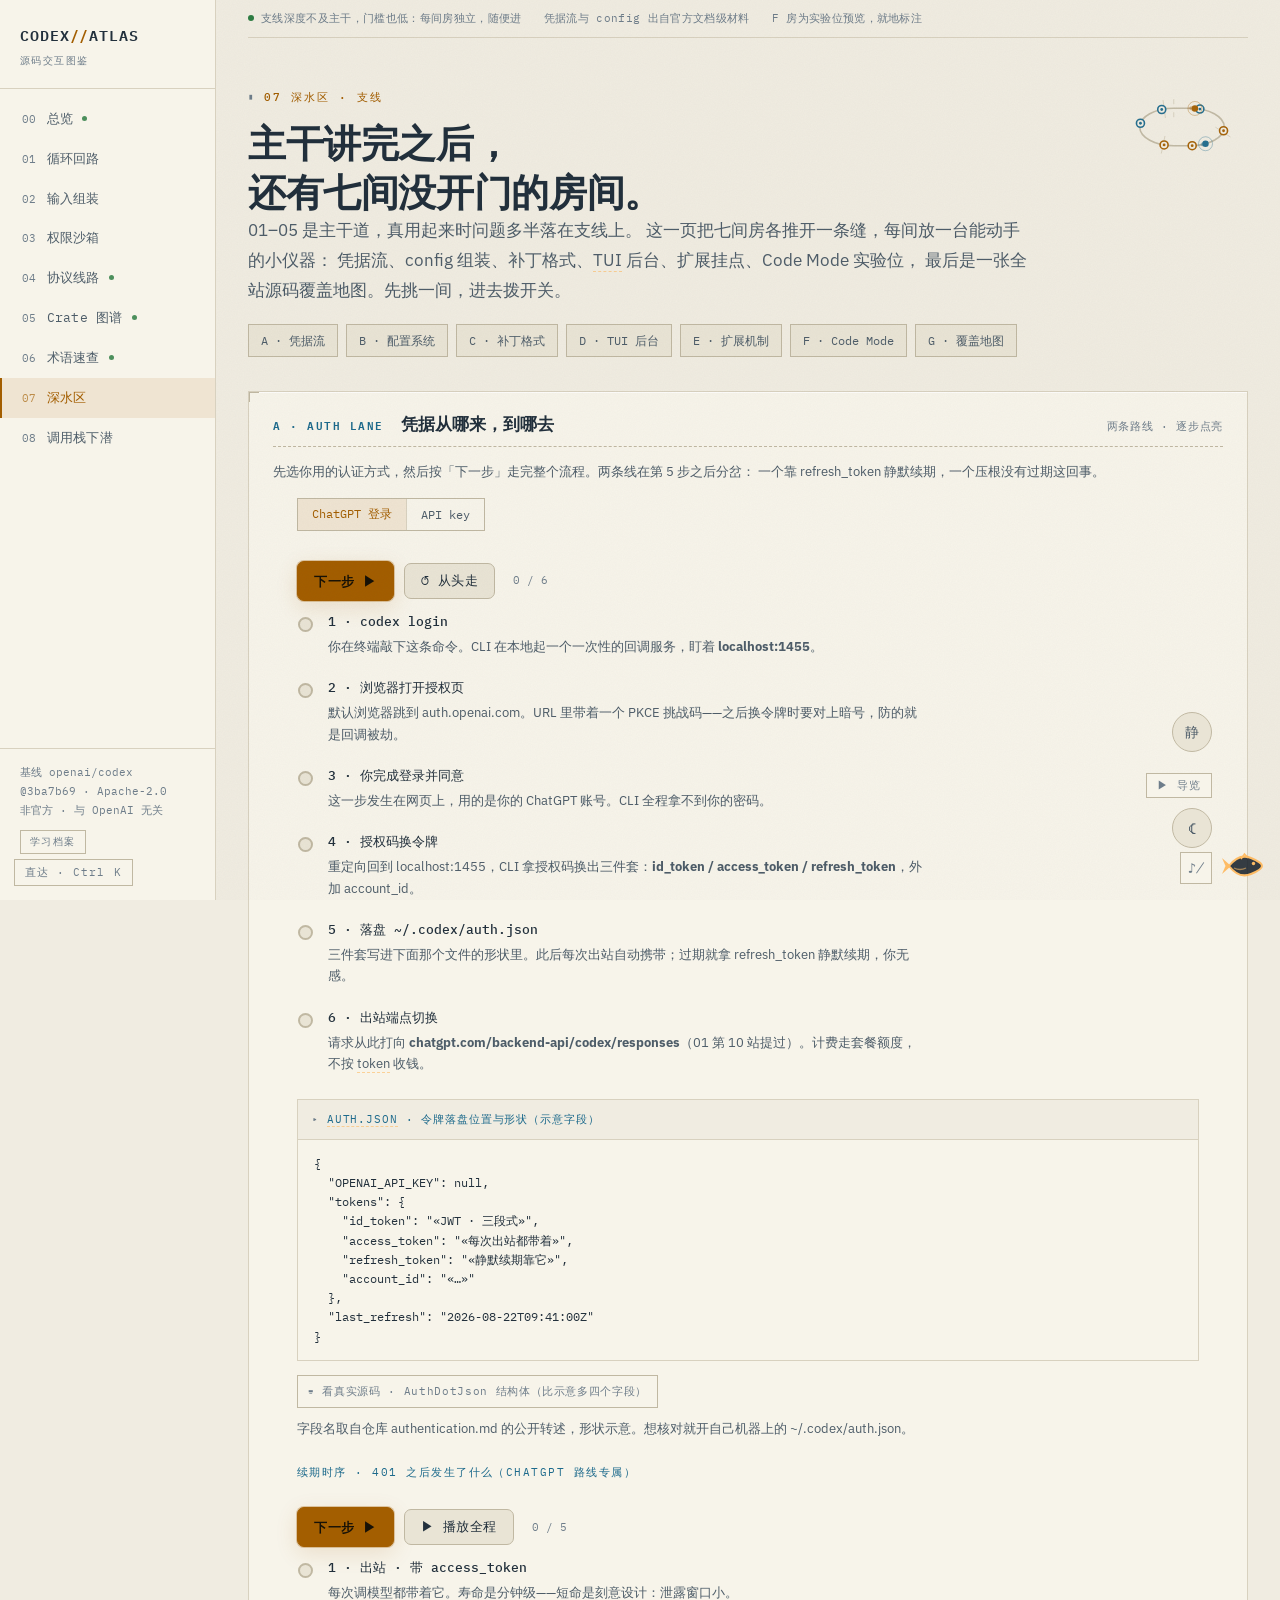
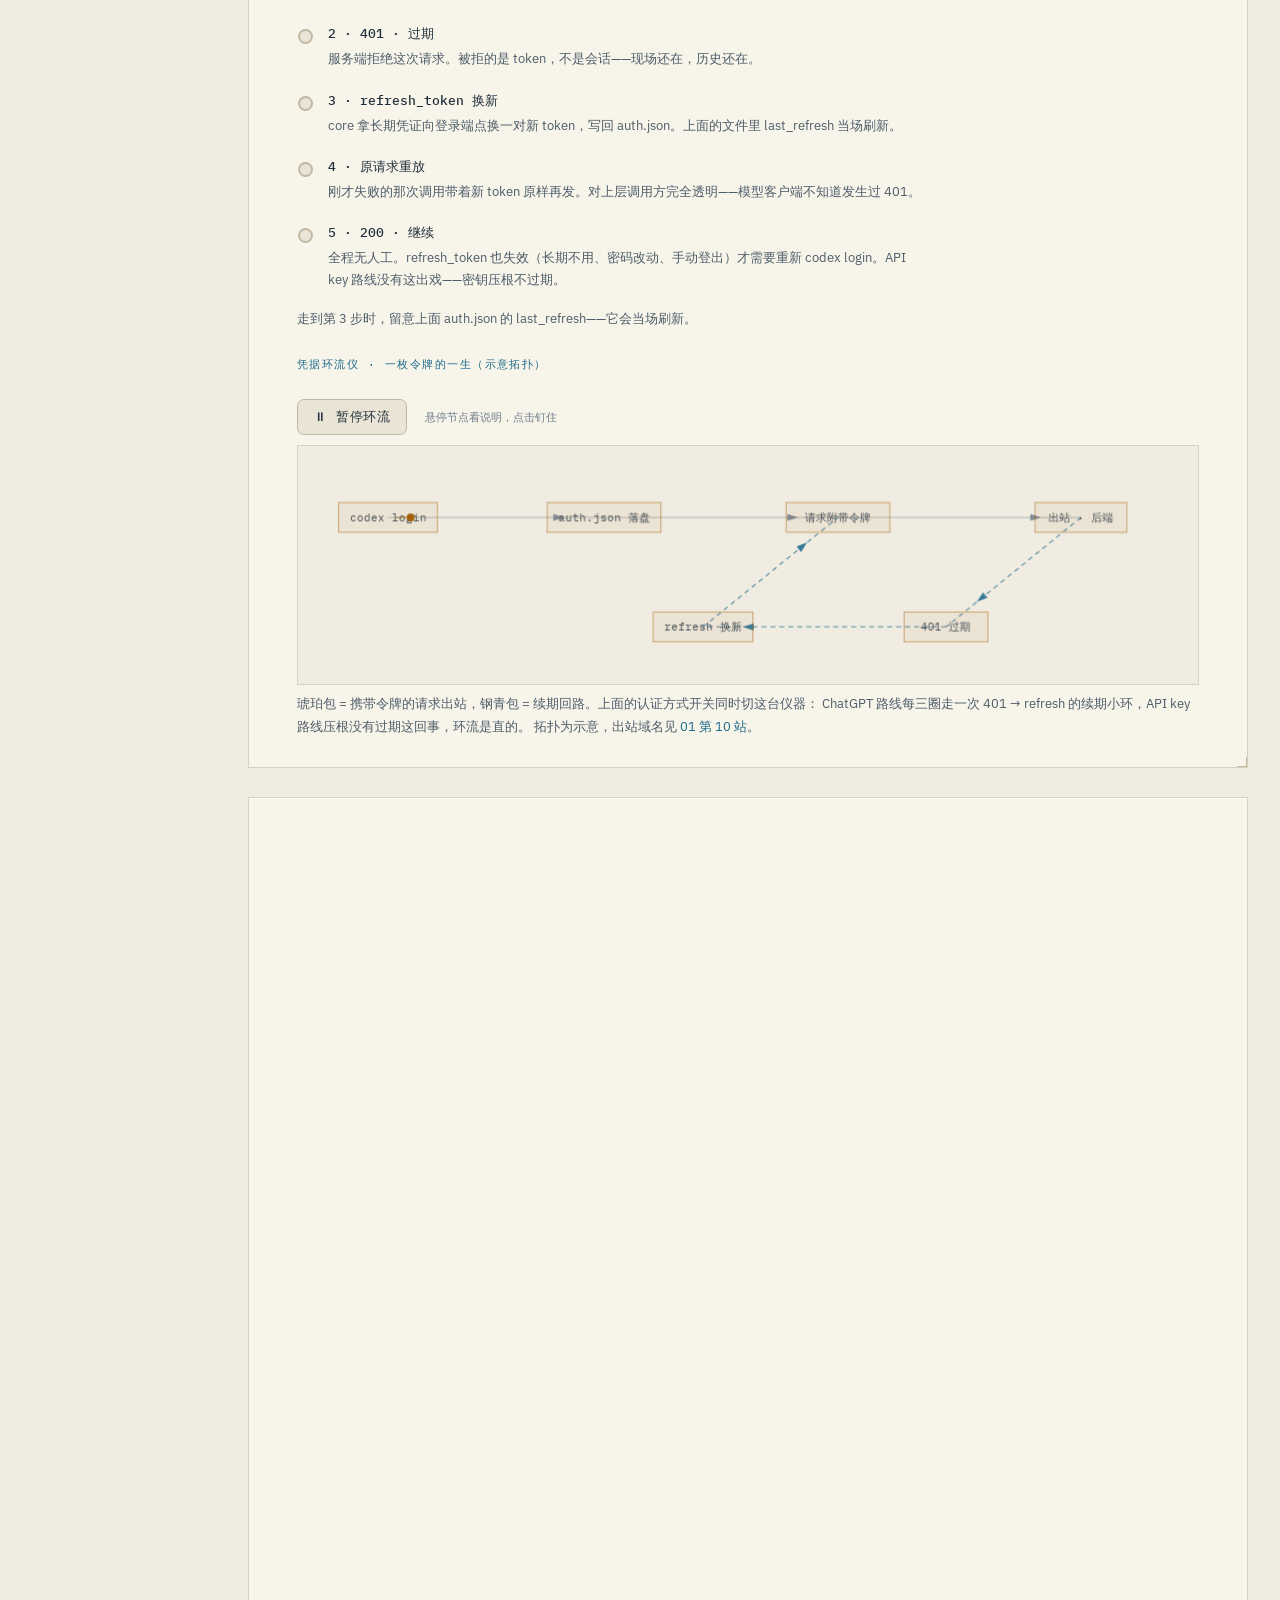
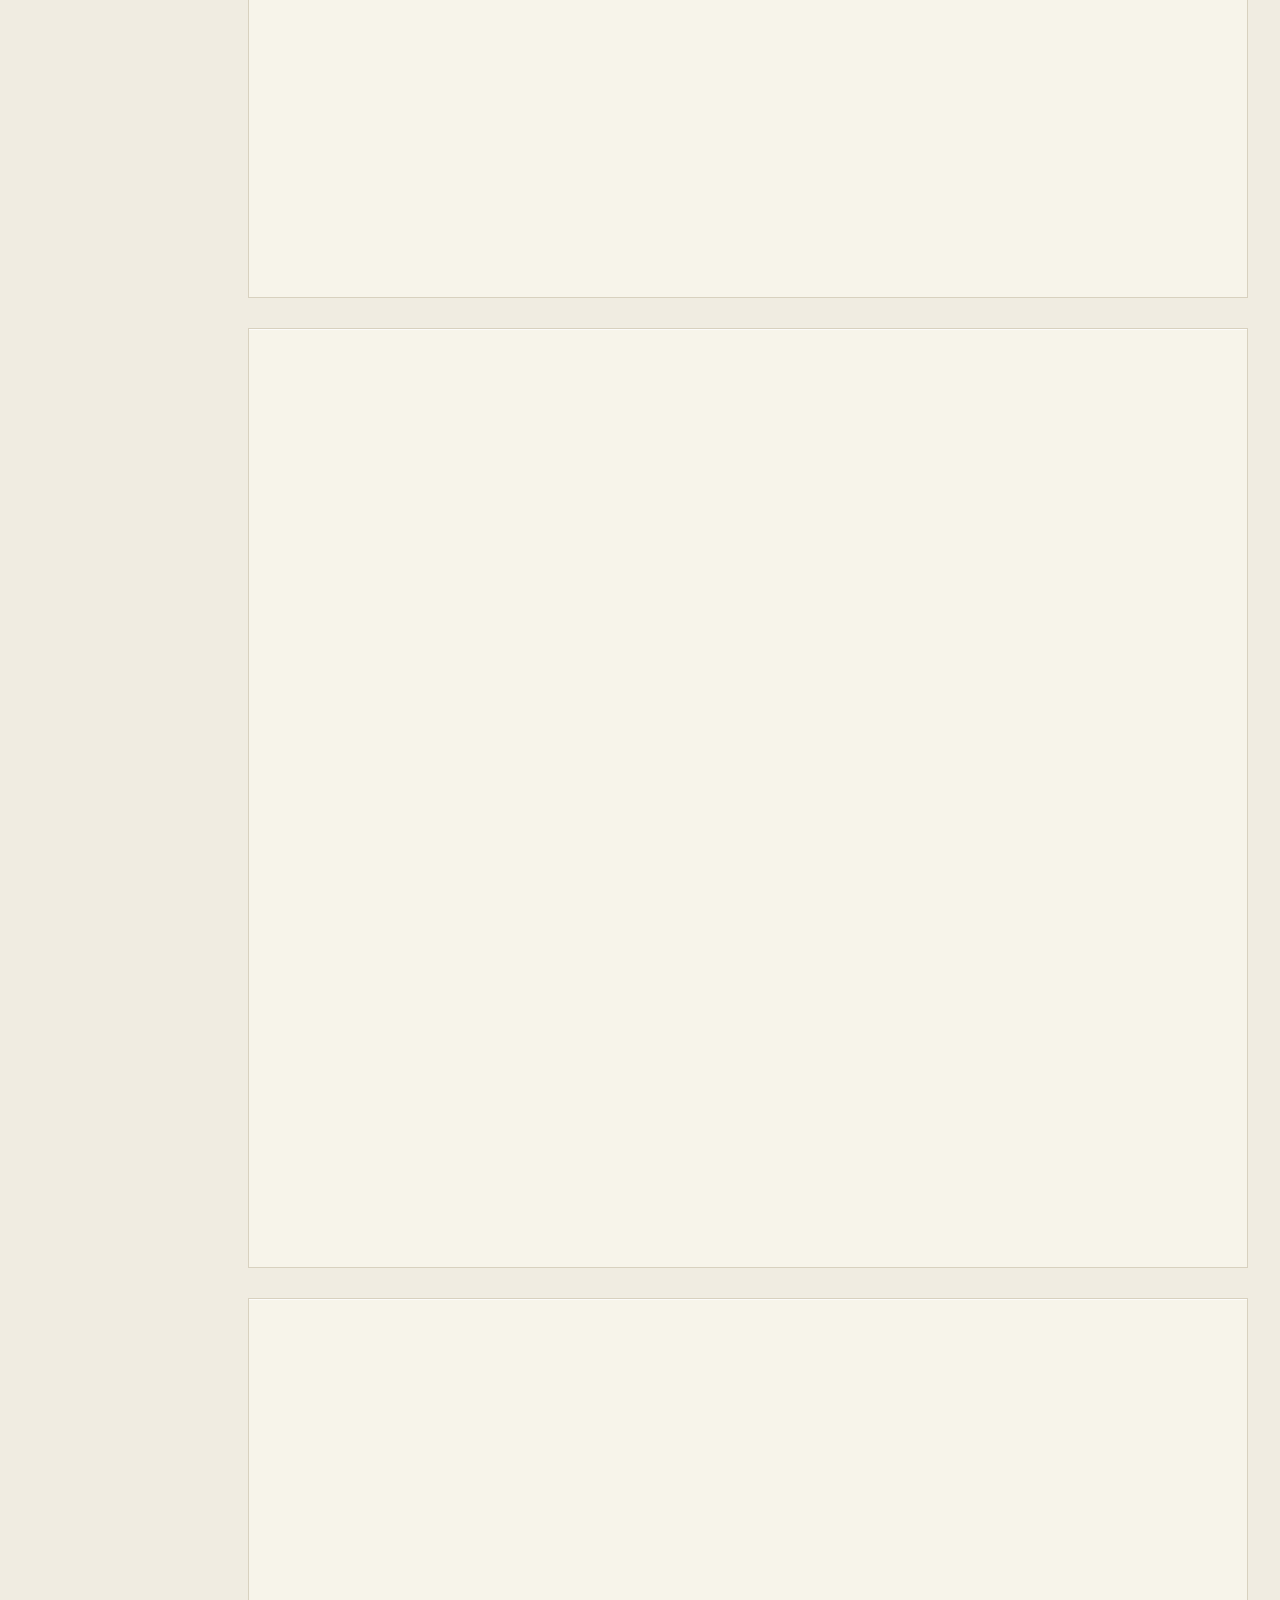
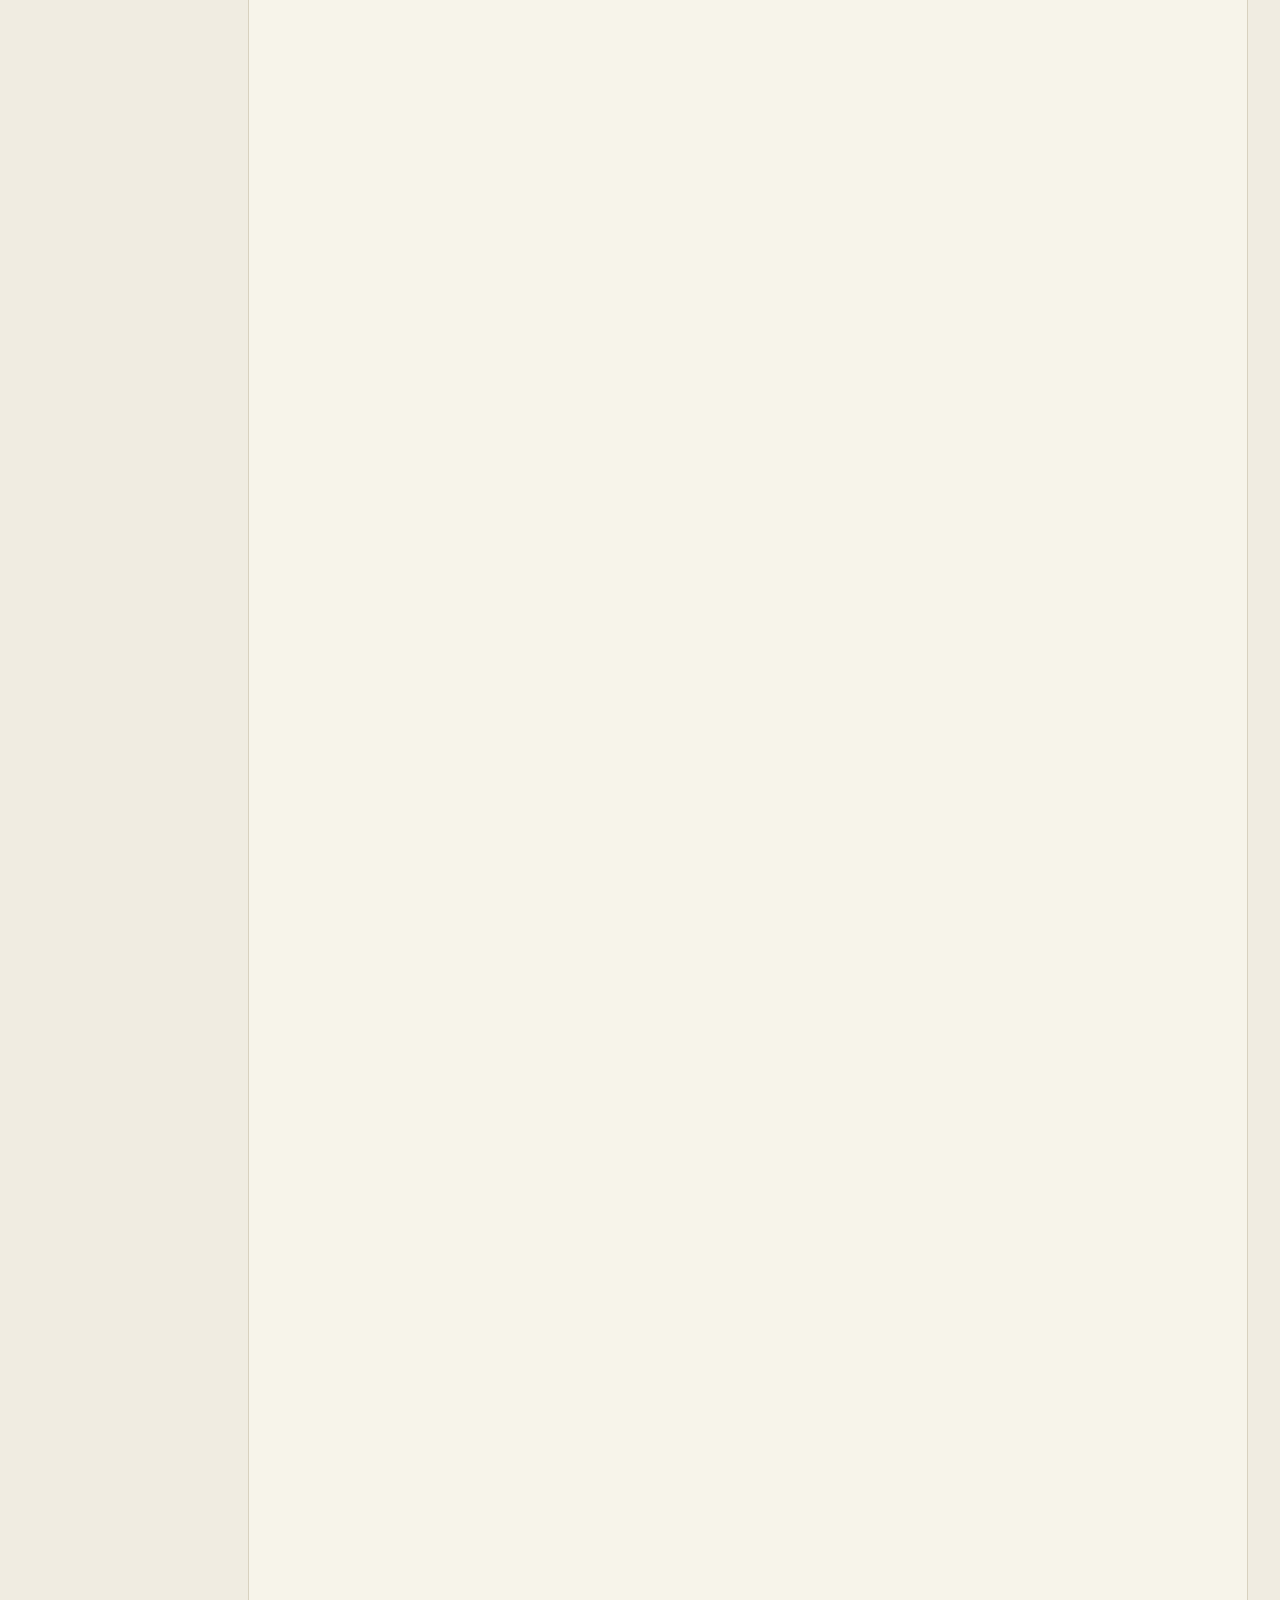
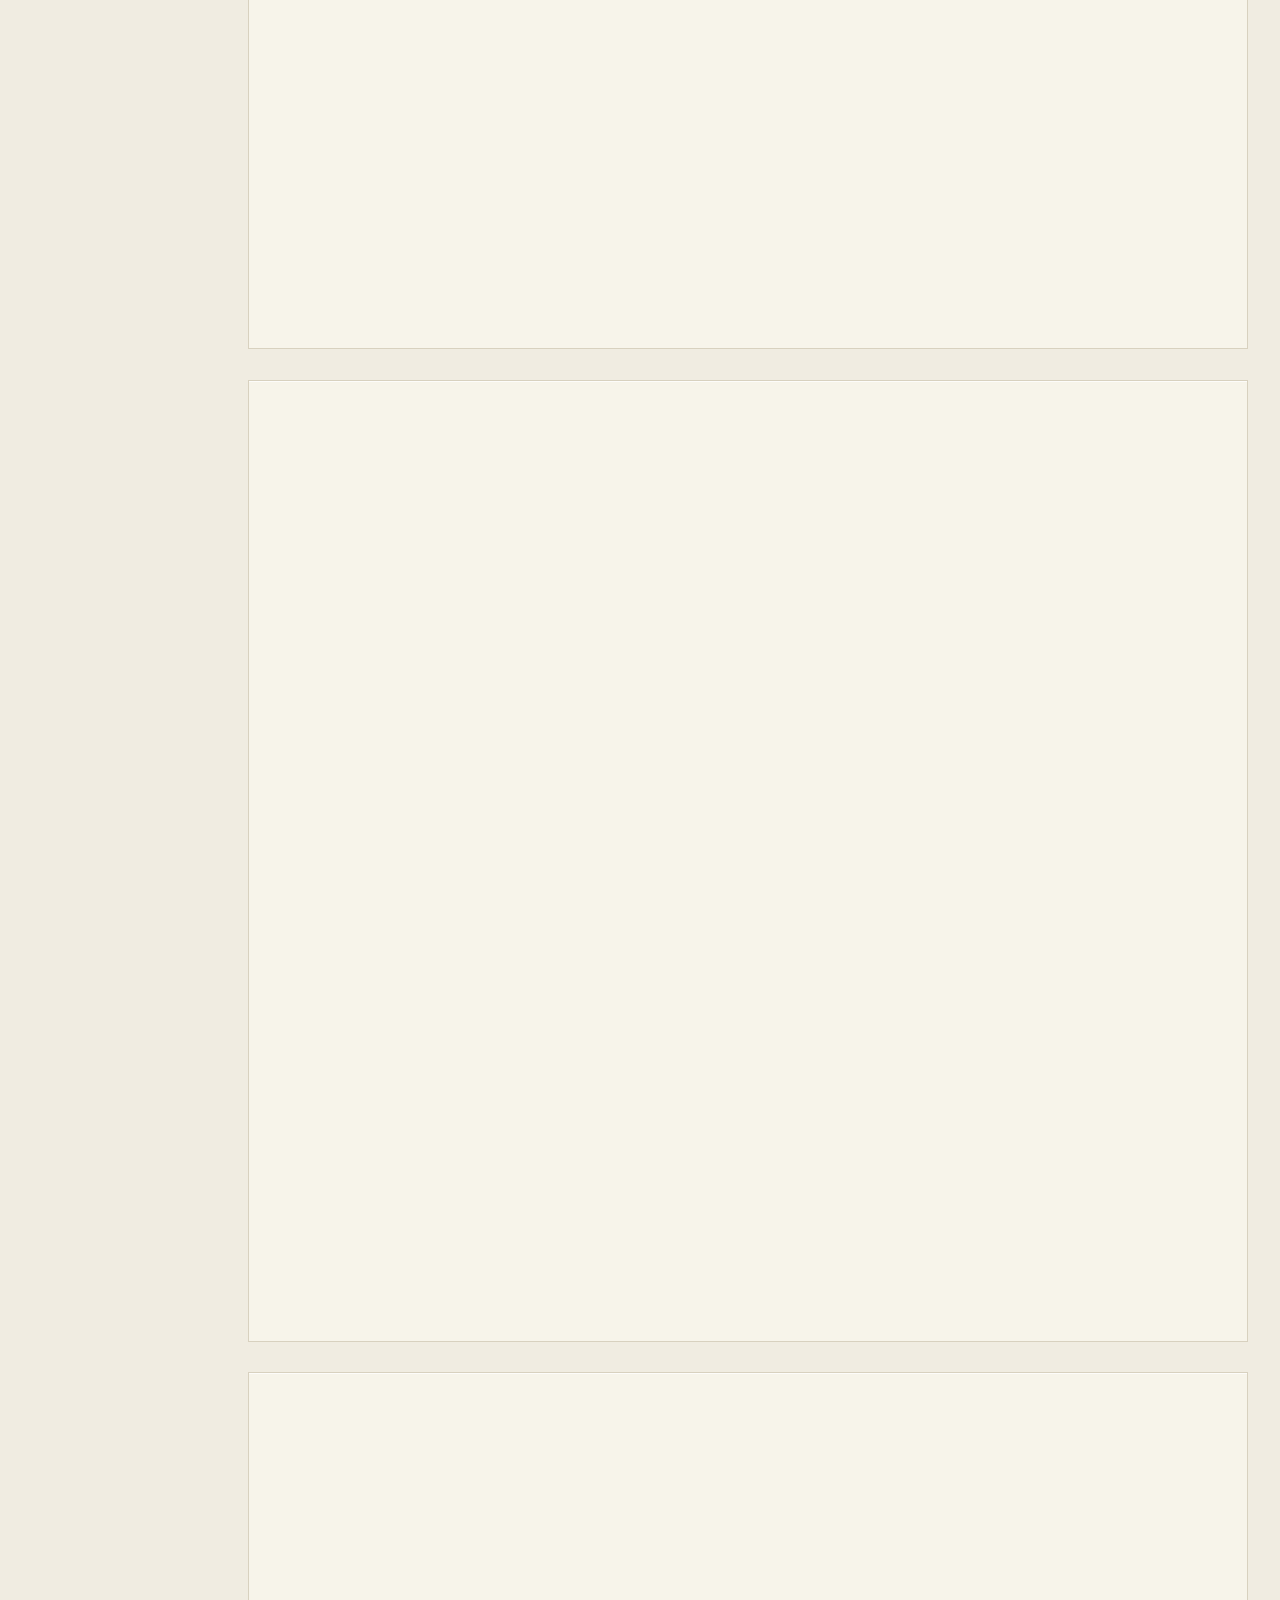
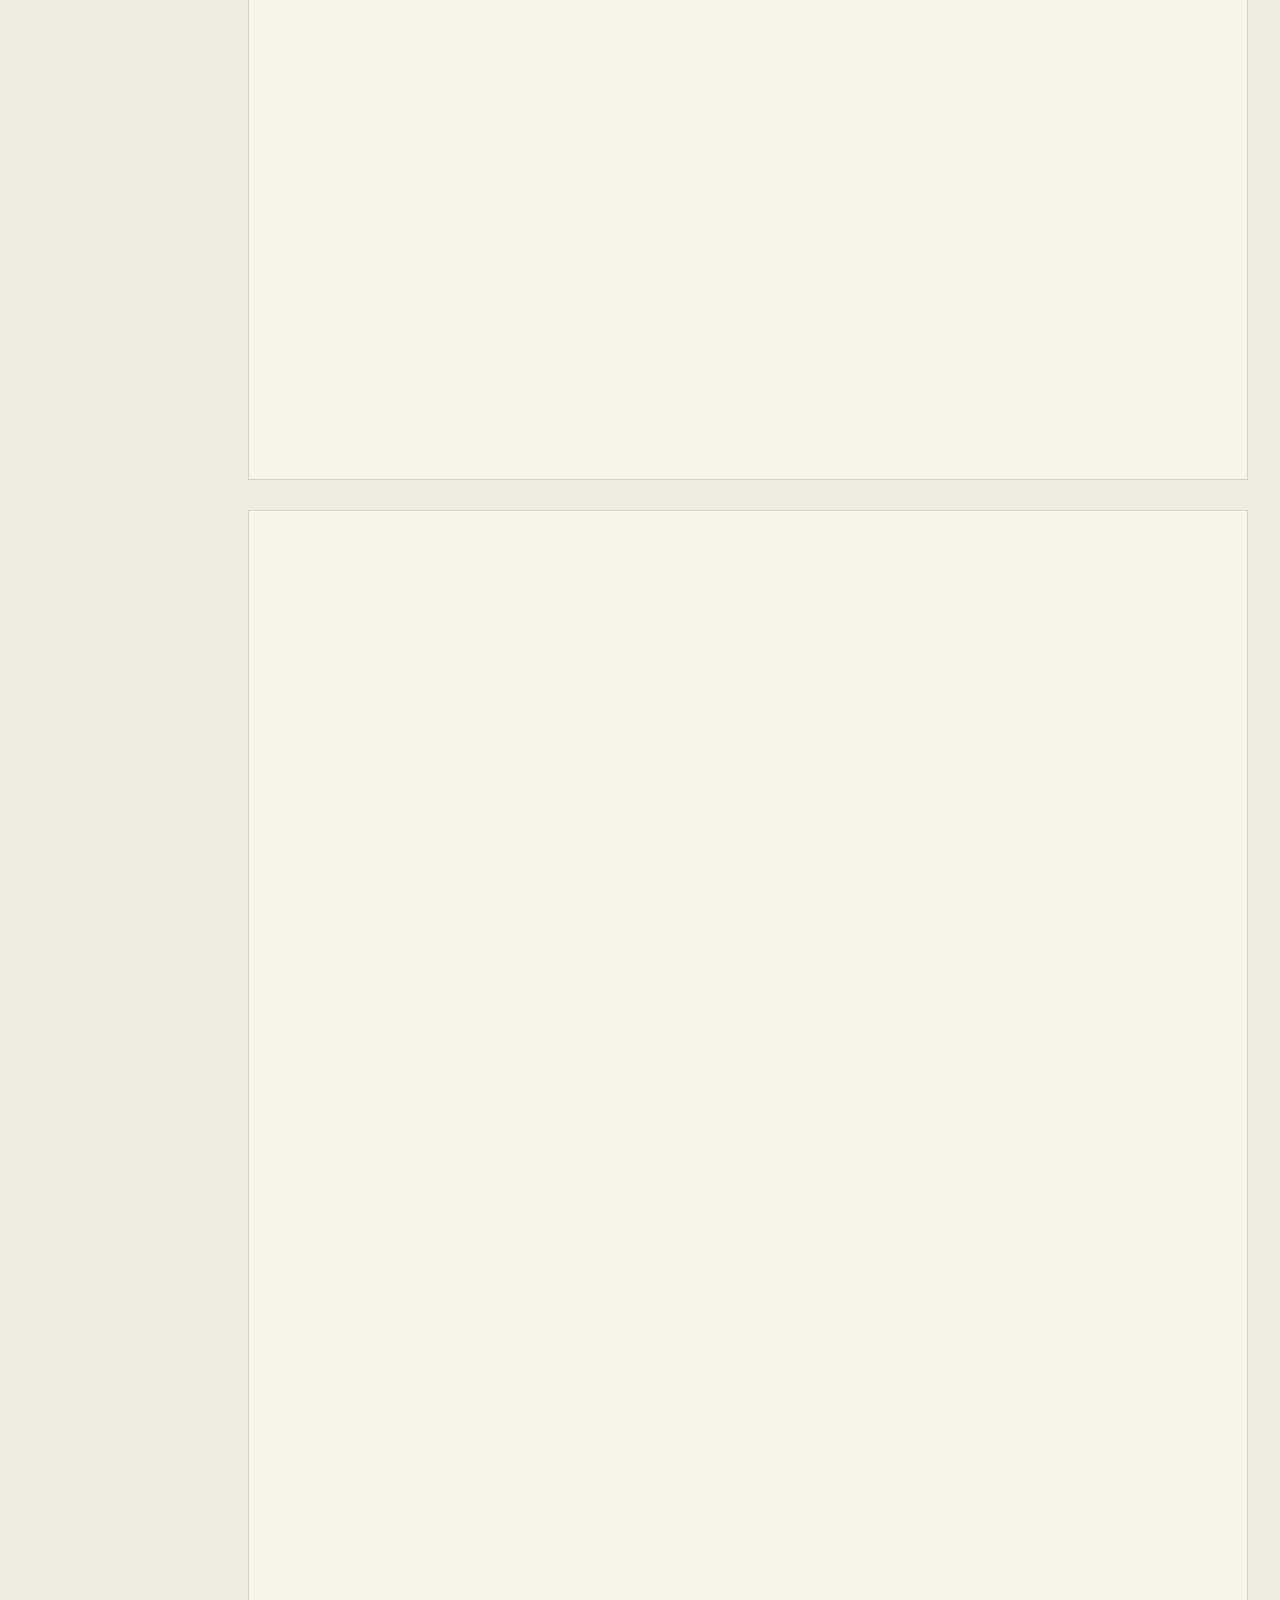
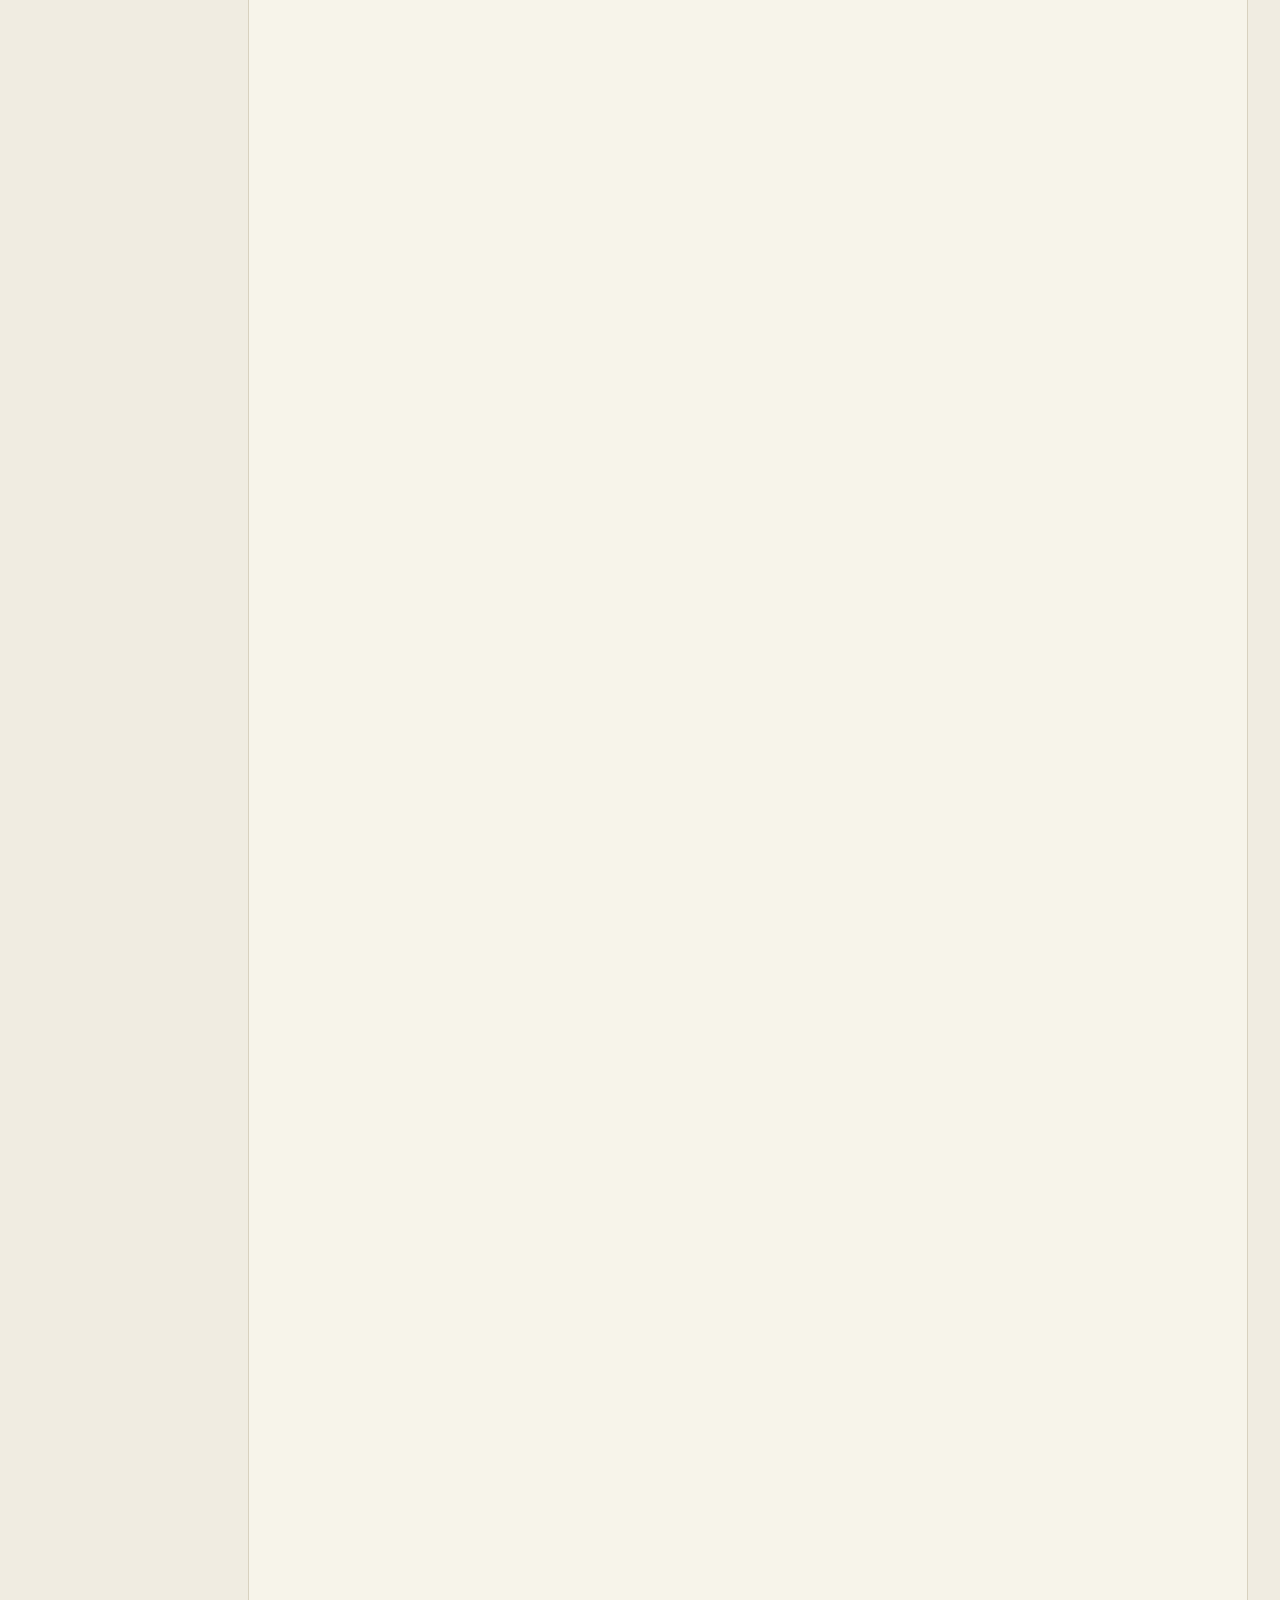
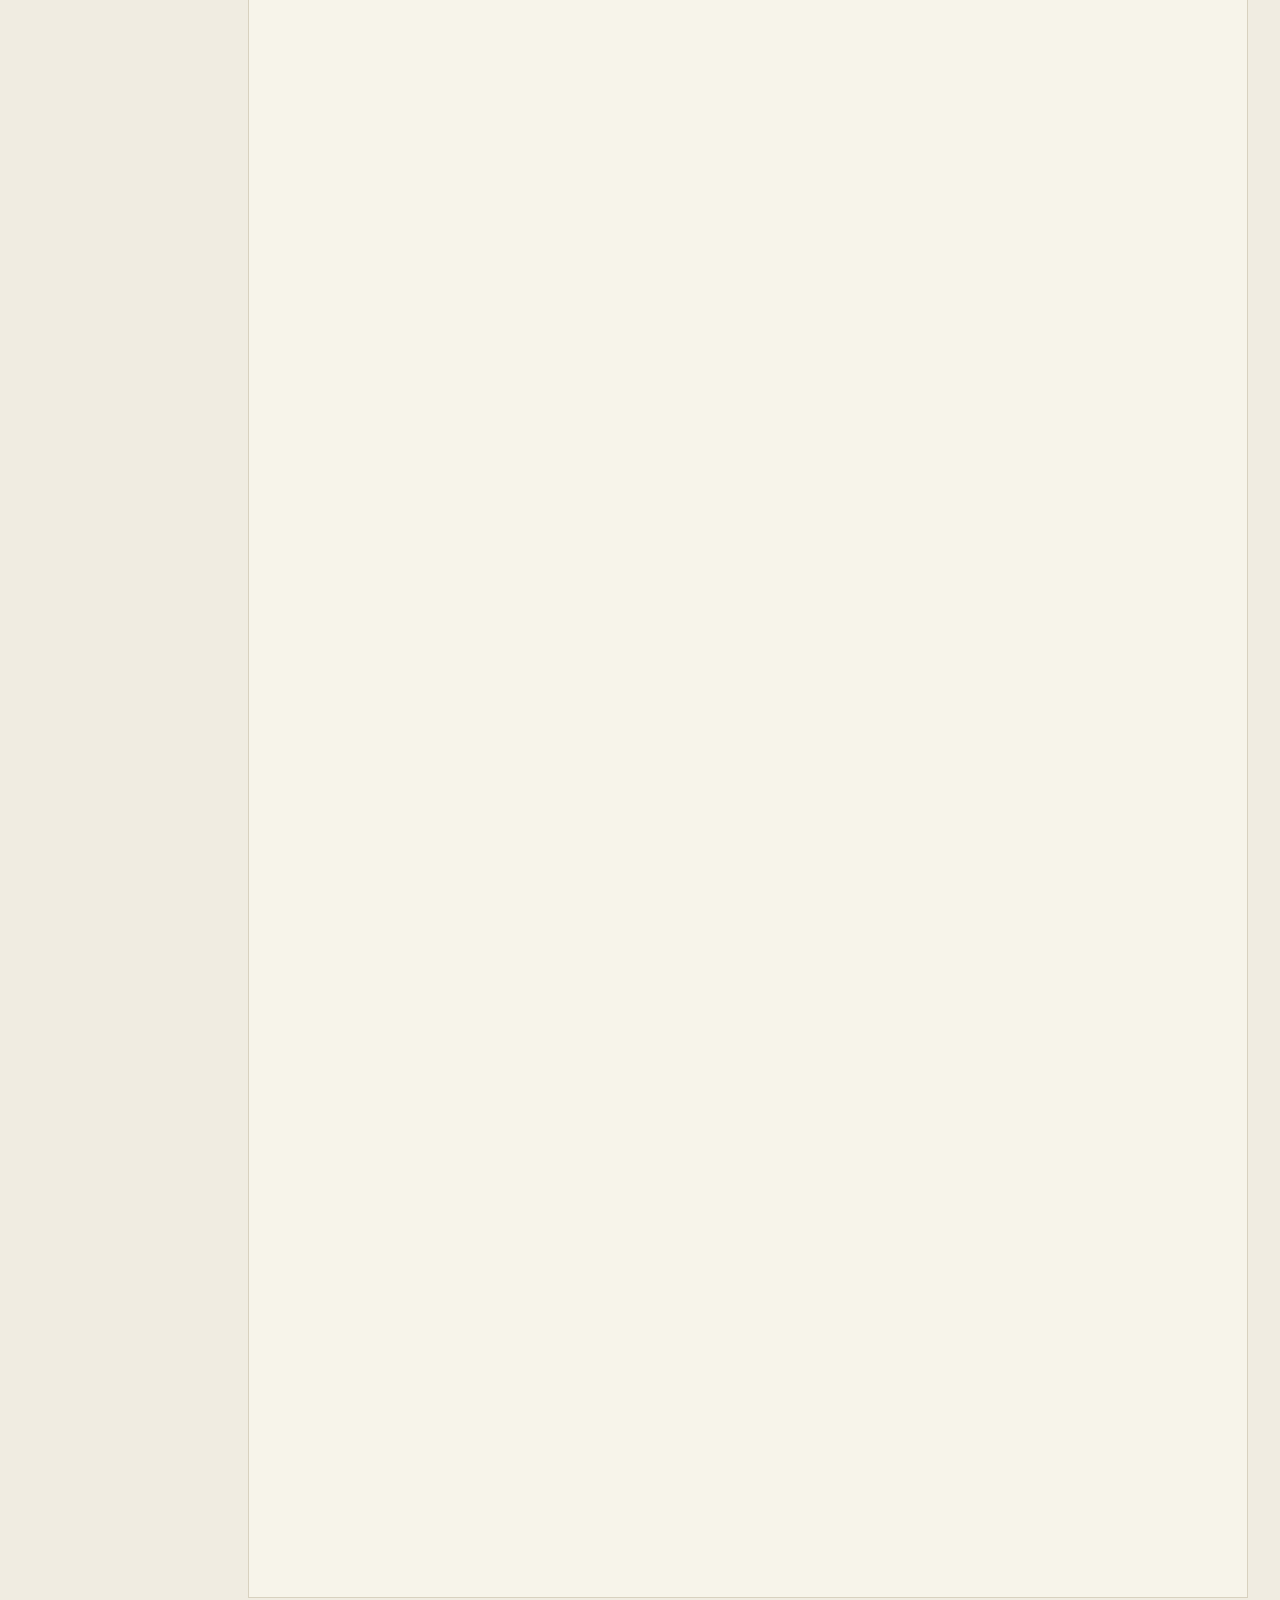
<file: labs/deep.html>
<!DOCTYPE html>
<html lang="zh-CN">
<head>
<meta charset="UTF-8">
<meta name="viewport" content="width=device-width, initial-scale=1.0">
<meta name="theme-color" content="#101418">
<title>07 深水区 · 支线五间房 — CODEX ATLAS</title>
<meta name="description" content="主干之外的五间房：登录态与凭据流、config.toml 组装与优先级、apply_patch 格式解剖与现场试用、TUI 界面背后的协议事件、扩展机制挂点地图。每间配一台可动手的小仪器。">
<link rel="icon" type="image/svg+xml" href="data:image/svg+xml,%3Csvg xmlns='http://www.w3.org/2000/svg' viewBox='0 0 32 32'%3E%3Crect width='32' height='32' fill='%23101418'/%3E%3Cpath d='M7 9l8 7-8 7' stroke='%23ffb454' stroke-width='2.6' fill='none'/%3E%3Cpath d='M17 23h9' stroke='%238fc7e8' stroke-width='2.6'/%3E%3C/svg%3E">
<meta property="og:type" content="website">
<meta property="og:site_name" content="CODEX ATLAS">
<meta property="og:title" content="07 深水区 · 支线五间房 — CODEX ATLAS">
<meta property="og:description" content="凭据从哪来到哪去、config 谁覆盖谁、补丁格式现场拆、TUI 单元格背后的事件、扩展机制挂在哪——五台支线仪器。">
<meta property="og:url" content="https://shine-233.github.io/codex-atlas/labs/deep.html">
<meta property="og:image" content="https://shine-233.github.io/codex-atlas/assets/og.png">
<meta name="twitter:card" content="summary_large_image">
<link rel="preconnect" href="https://fonts.googleapis.com">
<link rel="preconnect" href="https://fonts.gstatic.com" crossorigin>
<link href="https://fonts.googleapis.com/css2?family=IBM+Plex+Mono:wght@400;500;600&family=IBM+Plex+Sans:wght@400;500;600&display=swap" rel="stylesheet">
<link rel="stylesheet" href="../assets/styles.css">
<style>
  /* 页内跳转 */
  .room-jumps { display: flex; gap: 8px; flex-wrap: wrap; margin-top: 18px; }
  .room-jumps a {
    font-family: var(--mono); font-size: 12px; color: var(--dim);
    border: 1px solid var(--line-strong); background: var(--bg2);
    padding: 5px 12px; text-decoration: none;
    transition: color .15s, border-color .15s;
  }
  .room-jumps a:hover { color: var(--amber); border-color: var(--amber); }

  /* D 房双栏（本页自持，不依赖别页局部类） */
  .lab-grid { display: grid; grid-template-columns: 1fr; }
  @media (min-width: 981px) {
    .tui-grid { grid-template-columns: 1fr 300px; }
    .d-left { border-right: 1px solid var(--line) !important; }
  }

  .room-tag {
    font-family: var(--mono); font-size: 11px; letter-spacing: .14em;
    color: var(--steel); text-transform: uppercase;
  }

  /* ---------- A · AUTH ---------- */
  .auth-flow { position: relative; padding-left: 26px; }
  .auth-step { position: relative; padding: 10px 0 10px 4px; border-left: 1px dashed transparent; }
  .auth-step::before {
    content: ""; position: absolute; left: -26px; top: 16px;
    width: 11px; height: 11px; border-radius: 50%;
    background: var(--bg2); border: 2px solid var(--line-strong);
    transition: background .2s, border-color .2s;
  }
  .auth-step.lit::before { background: var(--amber); border-color: var(--amber); }
  .auth-step .as-k { font-family: var(--mono); font-size: 12.5px; color: var(--ink); font-weight: 500; }
  .auth-step .as-d { font-size: 13px; color: var(--dim); margin-top: 3px; line-height: 1.65; max-width: 46em; }
  .auth-json { margin-top: 14px; }

  /* ---------- B · CONFIG ---------- */
  .cfg-lab { display: grid; grid-template-columns: 320px 1fr; gap: 22px; }
  @media (max-width: 900px) { .cfg-lab { grid-template-columns: 1fr; } }
  .key-row { margin-bottom: 9px; }
  .key-row .switch-row { align-items: baseline; }
  .key-name { font-family: var(--mono); font-size: 12px; color: var(--ink); }
  .key-desc { display: block; font-size: 11.5px; color: var(--faint); margin: 2px 0 0 30px; line-height: 1.55; }
  .ladder { display: flex; flex-direction: column-reverse; gap: 6px; margin-top: 12px; }
  .rung {
    display: flex; align-items: center; gap: 10px;
    border: 1px solid var(--line-strong); background: var(--bg2);
    padding: 9px 13px; transition: border-color .18s, background .18s;
  }
  .rung .rg-no { font-family: var(--mono); font-size: 10.5px; color: var(--faint); width: 34px; flex-shrink: 0; }
  .rung .rg-nm { font-family: var(--mono); font-size: 12.5px; color: var(--ink); }
  .rung .rg-sub { font-size: 11.5px; color: var(--faint); margin-left: auto; text-align: right; }
  .rung.win { border-color: var(--amber); background: var(--amber-dim); }
  .rung.win .rg-nm { color: var(--amber); }
  .scn-out { margin-top: 12px; min-height: 44px; }

  /* ---------- canvas 仪器：A 房凭据环流仪 / B 房优先级汇流图 ---------- */
  .ca-canvas-box {
    position: relative; margin-top: 10px;
    border: 1px solid var(--line); background: var(--bg0);
    overflow: hidden;
  }
  #cred-circuit { height: 240px; }
  #cfg-flow { height: 210px; }
  @media (max-width: 720px) { #cred-circuit { height: 200px; } #cfg-flow { height: 180px; } }
  .ca-canvas-box canvas { position: absolute; inset: 0; width: 100%; height: 100%; display: block; }
  .ca-tip {
    position: absolute; z-index: 5; pointer-events: none;
    font-family: var(--mono); font-size: 11px; line-height: 1.55;
    color: var(--ink); background: var(--bg2);
    border: 1px solid var(--line-strong);
    padding: 6px 9px; max-width: 280px;
    box-shadow: 0 8px 22px rgba(0,0,0,.35);
    opacity: 0; transition: opacity var(--t-fast, .15s) ease;
  }
  .ca-tip.show { opacity: 1; }

  /* ---------- C · PATCH LAB ---------- */
  .pl-grid { display: grid; grid-template-columns: 1fr 1fr; gap: 16px; }
  @media (max-width: 960px) { .pl-grid { grid-template-columns: 1fr; } }
  .pl-pane h4 { margin: 0 0 8px; font-size: 13px; font-family: var(--mono); color: var(--faint); letter-spacing: .1em; text-transform: uppercase; }
  .pl-file {
    font-family: var(--mono); font-size: 12.5px; line-height: 1.7;
    background: var(--bg0); border: 1px solid var(--line-strong);
    padding: 13px 15px; overflow-x: auto; white-space: pre; margin: 0; min-height: 250px;
  }
  .pl-file .add { color: var(--ok); background: rgba(123,201,139,.12); display: inline-block; width: 100%; animation: pl-flash-ok 1.1s ease-out both; }
  .pl-file .del { color: var(--deny); background: rgba(240,121,106,.10); text-decoration: line-through; opacity: .75; display: inline-block; width: 100%; animation: pl-flash-bad 1.1s ease-out both; }
  @keyframes pl-flash-ok {
    0% { background: rgba(123,201,139,.55); }
    100% { background: rgba(123,201,139,.12); }
  }
  @keyframes pl-flash-bad {
    0% { background: rgba(240,121,106,.5); }
    100% { background: rgba(240,121,106,.10); }
  }
  .pl-file .ctx { color: var(--ink); }
  /* 标注笔覆盖层：关模式时对下层交互完全透明 */
  #pl-mark[aria-pressed="true"] { color: var(--amber); border-color: rgba(255,180,84,.7); background: rgba(255,180,84,.08); }
  .pl-ink { position: absolute; inset: 0; z-index: 6; pointer-events: none; touch-action: none; cursor: crosshair; }
  /* 逐行讲解器：行条目 + 行内自述气泡（带向上的尾巴） */
  .ll-wrap { margin-top: 18px; border-top: 1px dashed var(--line-strong); padding-top: 14px; position: relative; }
  .ll-head { display: flex; justify-content: space-between; align-items: baseline; gap: 12px; flex-wrap: wrap; font-family: var(--mono); font-size: 10.5px; letter-spacing: .14em; color: var(--faint); text-transform: uppercase; margin-bottom: 8px; }
  .ll-code { font-family: var(--mono); font-size: 12px; line-height: 1.5; overflow-x: auto; }
  .ll-row { display: flex; gap: 10px; width: 100%; text-align: left; padding: 2px 8px; border: 0; background: none; color: var(--ink); font: inherit; cursor: pointer; white-space: pre; border-left: 2px solid transparent; }
  .ll-row:hover { background: rgba(255,180,84,.06); }
  .ll-row.open { border-left-color: var(--amber); background: rgba(255,180,84,.08); }
  .ll-row .ln { color: var(--faint); user-select: none; width: 1.4em; text-align: right; flex: none; }
  .ll-row .st-begin, .ll-row .st-update, .ll-row .st-end { color: var(--steel); }
  .ll-row .st-anchor { color: var(--amber); }
  .ll-row .st-del { color: var(--deny); }
  .ll-row .st-add { color: var(--ok); }
  .ll-row .st-ctx { color: var(--dim); }
  .ll-bubble { position: relative; margin: 6px 0 6px 26px; max-width: 640px; border: 1px solid rgba(255,180,84,.45); background: rgba(16,20,24,.92); border-radius: 10px; padding: 10px 14px 11px; font-size: 13px; line-height: 1.75; color: var(--ink); animation: ll-pop .18s ease-out both; }
  .ll-bubble::before { content: ""; position: absolute; top: -6px; left: 18px; width: 10px; height: 10px; transform: rotate(45deg); background: inherit; border-left: 1px solid rgba(255,180,84,.45); border-top: 1px solid rgba(255,180,84,.45); }
  html[data-theme="light"] .ll-bubble { background: rgba(255,252,246,.96); }
  html[data-theme="light"] .ll-bubble::before { background: rgb(255,252,246); }
  @keyframes ll-pop { from { opacity: 0; transform: translateY(-4px); } to { opacity: 1; transform: none; } }
  .ll-tag { display: inline-block; font-family: var(--mono); font-size: 10px; letter-spacing: .1em; color: var(--amber); border: 1px solid rgba(255,180,84,.4); border-radius: 3px; padding: 1px 7px; margin-bottom: 5px; }
  .ll-try { display: inline-block; margin-top: 6px; font-size: 12px; }
  .pl-src {
    width: 100%; box-sizing: border-box; min-height: 250px;
    font-family: var(--mono); font-size: 12.5px; line-height: 1.7;
    background: var(--bg2); border: 1px solid var(--line-strong); color: var(--ink);
    padding: 13px 15px; resize: vertical;
  }
  .pl-src:focus { border-color: var(--amber); outline: none; }
  .pl-actions { display: flex; gap: 8px; flex-wrap: wrap; margin-top: 10px; align-items: center; }
  .pl-stamp {
    display: inline-block; font-family: var(--mono); font-weight: 600; font-size: 13px;
    letter-spacing: .1em; padding: 5px 14px; border: 2px solid; margin-right: 4px;
  }
  .pl-stamp.ok { color: var(--ok); border-color: var(--ok); background: var(--ok-dim); }
  .pl-stamp.bad { color: var(--deny); border-color: var(--deny); background: var(--deny-dim); }
  .fmt-legend { display: flex; flex-wrap: wrap; gap: 6px; margin-top: 12px; }
  .fmt-legend .chip { cursor: help; }

  /* ---------- D · TUI ---------- */
  .tui-shell { border: 1px solid var(--line-strong); background: #0b0e12; }
  .tui-bar {
    display: flex; gap: 14px; flex-wrap: wrap;
    font-family: var(--mono); font-size: 10.5px; letter-spacing: .06em;
    color: var(--faint); padding: 7px 12px; border-bottom: 1px solid var(--line);
  }
  .tui-bar b { color: var(--amber); font-weight: 500; }
  .tui-cells { padding: 10px 12px; min-height: 300px; }
  .tcell { margin-bottom: 12px; cursor: pointer; }
  .tcell:hover { outline: 1px dashed rgba(255,180,84,.4); outline-offset: 3px; }
  .tc-tag {
    font-family: var(--mono); font-size: 9.5px; letter-spacing: .12em;
    color: var(--faint); text-transform: uppercase; display: block; margin-bottom: 3px;
  }
  .tc-user .tc-body {
    font-family: var(--mono); font-size: 12.5px; color: var(--ink);
    background: var(--bg2); border-left: 2px solid var(--steel); padding: 7px 11px;
  }
  /* 斜杠命令的本地回放：TUI 自己画的响应，不出站 */
  .tc-sys .tc-body {
    font-family: var(--mono); font-size: 12px; color: var(--dim);
    background: var(--bg0); border: 1px dashed var(--line-strong);
    padding: 8px 11px; white-space: pre-wrap;
    animation: ca-rise .25s ease-out both;
  }
  .tc-reason .tc-body { font-size: 12.5px; color: var(--faint); font-style: italic; }
  .tc-agent .tc-body { font-size: 13.5px; color: var(--ink); line-height: 1.7; }
  .tc-exec .tc-body {
    font-family: var(--mono); font-size: 12px; color: var(--dim);
    background: var(--bg0); border: 1px solid var(--line); padding: 8px 11px; white-space: pre-wrap;
  }
  .tc-exec .cmd { color: var(--amber); }
  .tc-patch .tc-body { font-family: var(--mono); font-size: 12px; white-space: pre-wrap; }
  .tc-patch .p-add { color: var(--ok); }
  .tc-patch .p-del { color: var(--deny); }
  .tui-cursor { display: inline-block; width: 7px; height: 14px; background: var(--amber); vertical-align: -2px; animation: blink 1s steps(1) infinite; }
  @keyframes blink { 50% { opacity: 0; } }
  .tui-side { border-left: 1px solid var(--line); padding: 14px 16px; }
  @media (max-width: 900px) { .tui-side { border-left: none; border-top: 1px solid var(--line); } }
  .tui-side h4 { margin: 0 0 6px; font-size: 12px; font-family: var(--mono); color: var(--faint); letter-spacing: .12em; text-transform: uppercase; }
  .tui-side p { font-size: 13px; color: var(--dim); line-height: 1.7; margin: 0; }
  .tui-side p b { color: var(--ink); font-weight: 500; }

  /* 斜杠命令面板 */
  .slash-demo { margin-top: 16px; border-top: 1px dashed var(--line-strong); padding-top: 14px; }
  .slash-input {
    width: 100%; box-sizing: border-box;
    background: var(--bg0); border: 1px solid var(--line-strong); color: var(--ink);
    font-family: var(--mono); font-size: 13px; padding: 9px 12px;
  }
  .slash-input:focus { border-color: var(--amber); outline: none; }
  .slash-list { margin-top: 8px; display: none; flex-direction: column; }
  .slash-list.open { display: flex; }
  .slash-item {
    display: flex; gap: 12px; align-items: baseline; text-align: left;
    background: none; border: none; border-bottom: 1px solid var(--line);
    color: var(--dim); padding: 7px 6px; cursor: pointer; font-family: var(--sans);
  }
  .slash-item:hover, .slash-item.hot { background: var(--bg2); color: var(--ink); }
  .slash-item code { font-family: var(--mono); font-size: 12.5px; color: var(--amber); min-width: 96px; }
  .slash-item span { font-size: 12.5px; }

  /* ---------- E · EXT MAP ---------- */
  .ext-wrap { margin-top: 6px; }
  .ext-pipe { display: flex; gap: 6px; flex-wrap: wrap; align-items: center; }
  .ext-stage {
    font-family: var(--mono); font-size: 11.5px; color: var(--dim);
    border: 1px solid var(--line-strong); background: var(--bg2); padding: 7px 10px;
    transition: border-color .15s, background .15s, color .15s;
    cursor: pointer;
  }
  .ext-stage:hover { border-color: var(--dim); }
  .ext-stage.hot { border-color: var(--amber); background: var(--amber-dim); color: var(--ink); }
  .ext-stage.hot .st-no { color: var(--amber); }
  .ext-arrow { color: var(--faint); font-family: var(--mono); }
  .ext-hooks { display: grid; grid-template-columns: repeat(auto-fit, minmax(190px, 1fr)); gap: 8px; margin-top: 14px; }
  .ext-card-btn {
    text-align: left; cursor: pointer;
    border: 1px solid var(--line-strong); background: var(--bg1);
    padding: 11px 13px; color: var(--ink); font-family: var(--sans);
    transition: border-color .15s, background .15s;
  }
  .ext-card-btn:hover { border-color: var(--dim); }
  .ext-card-btn.on { border-color: var(--amber); background: var(--amber-dim); }
  .ext-card-btn.hl { border-color: var(--steel); box-shadow: inset 2px 0 0 var(--steel); }
  .ext-card-btn .xn { font-family: var(--mono); font-size: 12.5px; font-weight: 600; color: var(--amber); }
  .ext-card-btn .xw { display: block; font-size: 11.5px; color: var(--faint); margin-top: 4px; line-height: 1.5; }
  .ext-detail { margin-top: 14px; border: 1px dashed var(--line-strong); padding: 15px 17px; min-height: 88px; }
  .ext-detail h4 { margin: 0 0 6px; font-family: var(--mono); font-size: 14px; }
  .ext-detail p { color: var(--dim); font-size: 13px; line-height: 1.7; margin: 0 0 6px; max-width: 52em; }
  .ext-detail .gap { color: var(--faint); font-size: 12.5px; }

  /* F 房 Code Mode 日志 */
  .cm-log {
    margin-top: 12px; padding: 14px 18px; min-height: 200px; max-height: 300px; overflow-y: auto;
    font-family: var(--mono); font-size: 11.5px; line-height: 2.05;
    background: var(--bg0); border: 1px solid var(--line);
  }
  .cm-log p { margin: 0; color: var(--dim); white-space: pre-wrap; }
  .cm-log .cl-no { color: var(--faint); margin-right: 9px; }
  .cm-log .cl-samp { color: var(--amber); }
  .cm-log .cl-ev { color: var(--steel); }
  .cm-log .cl-ok { color: var(--ok); }
  .cm-log .cl-note { color: var(--faint); }
  .cm-log .cl-js { color: #ffd9a0; }
  .cm-empty { color: var(--faint); }

  /* G · 覆盖地图 */
  .cov-num { font-family: var(--mono); font-size: 36px; line-height: 1; color: var(--amber); font-variant-numeric: tabular-nums; }
  .cov-num.cov-dim { color: var(--steel); }
  #cov-list { border-top: 1px solid var(--line-strong); }
  .cov-head {
    display: flex; align-items: center; gap: 12px;
    padding: 10px 6px 6px; margin-top: 8px;
    transition: opacity .18s ease;
  }
  .cov-head.dim { opacity: .3; }
  .cov-crate { font-family: var(--mono); font-size: 12.5px; color: var(--amber); letter-spacing: .04em; white-space: nowrap; }
  .cov-bar { flex: 1; max-width: 220px; height: 4px; background: rgba(255,180,84,.12); overflow: hidden; }
  .cov-bar b { display: block; height: 100%; background: linear-gradient(90deg, rgba(255,180,84,.35), rgba(255,180,84,.85)); width: 0; opacity: 0; transition: width .9s cubic-bezier(.22,1,.36,1), opacity .3s ease; }
  .cov-n { font-family: var(--mono); font-size: 10px; color: var(--faint); letter-spacing: .1em; white-space: nowrap; }
  .cov-row {
    display: grid; grid-template-columns: minmax(200px, 300px) auto 1fr 16px;
    gap: 14px; align-items: baseline;
    padding: 7px 10px; text-decoration: none;
    border-left: 2px solid transparent;
    transition: background .15s ease, transform .15s ease, border-color .15s ease, opacity .18s ease;
  }
  .cov-row:hover, .cov-row:focus-visible { background: rgba(255,180,84,.06); border-left-color: var(--amber); transform: translateX(3px); outline: none; }
  .cov-row.dim { opacity: .22; pointer-events: none; }
  .cov-path { font-family: var(--mono); font-size: 11.5px; color: var(--ink); overflow-wrap: anywhere; }
  .cov-loc { font-family: var(--mono); font-size: 10.5px; color: var(--steel); white-space: nowrap; }
  .cov-note { font-size: 11.5px; color: var(--dim); }
  .cov-go { color: var(--amber); opacity: 0; transform: translateX(-4px); transition: all .15s ease; text-align: right; }
  .cov-row:hover .cov-go, .cov-row:focus-visible .cov-go { opacity: 1; transform: translateX(0); }
  /* 悬停预览抽屉：展开完整源码路径与去向，键盘聚焦同样触发 */
  .cov-more {
    grid-column: 1 / -1;
    max-height: 0; opacity: 0; overflow: hidden;
    font-family: var(--mono); font-size: 10.5px; color: var(--steel);
    padding-left: 12px;
    transition: max-height .22s ease, opacity .18s ease;
  }
  .cov-more b { color: var(--amber); font-weight: 500; }
  .cov-row:hover, .cov-row:focus-visible, .cov-row:focus-within { background: rgba(255,180,84,.06); border-left-color: var(--amber); }
  .cov-row:hover .cov-more, .cov-row:focus-visible .cov-more, .cov-row:focus-within .cov-more { max-height: 44px; opacity: 1; }
  @media (max-width: 760px) {
    .cov-row { grid-template-columns: 1fr auto; }
    .cov-loc { justify-self: end; }
    .cov-note { grid-column: 1 / -1; padding-left: 12px; }
    .cov-go { display: none; }
  }
</style>
</head>
<body>

<a class="skip-link" href="#main">跳到主内容</a>

<nav class="rail" aria-label="站点线路">
  <a class="rail-brand" href="../index.html">
    <span class="sig">CODEX<b>//</b>ATLAS</span>
    <span class="sub">源码交互图鉴</span>
  </a>
  <div class="rail-chs">
    <a class="rail-ch" href="../index.html"><span class="ch-no">00</span>总览</a>
    <a class="rail-ch" href="loop.html"><span class="ch-no">01</span>循环回路</a>
    <a class="rail-ch" href="prompt.html"><span class="ch-no">02</span>输入组装</a>
    <a class="rail-ch" href="sandbox.html"><span class="ch-no">03</span>权限沙箱</a>
    <a class="rail-ch" href="appserver.html"><span class="ch-no">04</span>协议线路</a>
    <a class="rail-ch" href="atlas.html"><span class="ch-no">05</span>Crate 图谱</a>
    <a class="rail-ch" href="../glossary.html"><span class="ch-no">06</span>术语速查</a>
    <a class="rail-ch" href="deep.html"><span class="ch-no">07</span>深水区</a>
    <a class="rail-ch" href="dive.html"><span class="ch-no">08</span>调用栈下潜</a>
  </div>
  <div class="rail-foot">基线 openai/codex<br>@3ba7b69 · Apache-2.0<br>非官方 · 与 OpenAI 无关</div>
</nav>

<div class="topbar">
  <span class="sig">CODEX<b>//</b>ATLAS</span>
  <button class="nav-toggle" aria-expanded="false" aria-controls="mnav">菜单</button>
</div>
<div class="mobile-nav" id="mnav">
  <a href="../index.html">00 · 总览</a>
  <a href="loop.html">01 · 循环回路</a>
  <a href="prompt.html">02 · 输入组装</a>
  <a href="sandbox.html">03 · 权限沙箱</a>
  <a href="appserver.html">04 · 协议线路</a>
  <a href="atlas.html">05 · Crate 图谱</a>
  <a href="../glossary.html">06 · 术语速查</a>
  <a href="deep.html">07 · 深水区</a>
  <a href="dive.html">08 · 调用栈下潜</a>
</div>

<div class="wrap">
  <main class="container" id="main">

      <div class="status-strip">
        <span><i class="dot"></i>支线深度不及主干，门槛也低：每间房独立，随便进</span>
        <span>凭据流与 config 出自官方文档级材料</span>
        <span>F 房为实验位预览，就地标注</span>
      </div>

      <header style="padding-top:16px;">
        <div class="miniscope" id="miniscope" aria-hidden="true"></div>
        <p class="eyebrow"><span class="tick">▮</span>07 深水区 · 支线</p>
        <h1>主干讲完之后，<br>还有七间没开门的房间。</h1>
        <p class="lede">
          01–05 是主干道，真用起来时问题多半落在支线上。
          这一页把七间房各推开一条缝，每间放一台能动手的小仪器：
          凭据流、config 组装、补丁格式、TUI 后台、扩展挂点、Code Mode 实验位，
          最后是一张全站源码覆盖地图。先挑一间，进去拨开关。
        </p>
        <div class="room-jumps">
          <a href="#mod-a">A · 凭据流</a>
          <a href="#mod-b">B · 配置系统</a>
          <a href="#mod-c">C · 补丁格式</a>
          <a href="#mod-d">D · TUI 后台</a>
          <a href="#mod-e">E · 扩展机制</a>
          <a href="#mod-f">F · Code Mode</a>
          <a href="#mod-g">G · 覆盖地图</a>
        </div>
      </header>

    <!-- ================ A · AUTH ================ -->
    <section class="panel" id="mod-a" style="margin-top:34px;">
      <div class="panel-title">
        <h3><span class="room-tag">A · AUTH LANE</span>　凭据从哪来，到哪去</h3>
        <span class="readout">两条路线 · 逐步点亮</span>
      </div>
      <p class="muted small" style="margin-bottom:14px;">
        先选你用的认证方式，然后按「下一步」走完整个流程。两条线在第 5 步之后分岔：
        一个靠 refresh_token 静默续期，一个压根没有过期这回事。
      </p>
      <div class="lab-grid" style="grid-template-columns:1fr;">
        <div style="padding:0 24px 6px;">
          <div class="seg" role="group" aria-label="选择认证方式">
            <button data-auth="chatgpt" class="on">ChatGPT 登录</button>
            <button data-auth="apikey">API key</button>
          </div>
          <div class="controls" style="border:none;padding:12px 0 0;">
            <button class="btn primary" id="au-next">下一步 ▶</button>
            <button class="btn" id="au-reset">↺ 从头走</button>
            <span class="pos" id="au-pos" style="font-family:var(--mono);font-size:11px;color:var(--faint);margin-left:8px;"></span>
          </div>
          <div class="auth-flow" id="au-flow"></div>
          <div class="payload-view auth-json">
            <details open>
              <summary>AUTH.JSON · 令牌落盘位置与形状（示意字段）</summary>
              <pre id="au-json" aria-live="polite"></pre>
            </details>
          </div>
          <details class="src-details">
            <summary>⌨ 看真实源码 · AuthDotJson 结构体（比示意多四个字段）</summary>
            <pre><span class="src-loc">codex-rs/login/src/auth/storage.rs :39-61 · @3ba7b69 实测</span>
<span class="src-code">/// Expected structure for $CODEX_HOME/auth.json.
#[derive(Deserialize, Serialize, Clone, Debug, PartialEq)]
pub struct AuthDotJson {
    #[serde(default, skip_serializing_if = "Option::is_none")]
    pub auth_mode: Option&lt;AuthMode&gt;,

    #[serde(rename = "OPENAI_API_KEY")]
    pub openai_api_key: Option&lt;String&gt;,

    #[serde(default, skip_serializing_if = "Option::is_none")]
    pub tokens: Option&lt;TokenData&gt;,

    #[serde(default, skip_serializing_if = "Option::is_none")]
    pub last_refresh: Option&lt;DateTime&lt;Utc&gt;&gt;,

    #[serde(default, skip_serializing_if = "Option::is_none")]
    pub agent_identity: Option&lt;AgentIdentityStorage&gt;,

    #[serde(default, skip_serializing_if = "Option::is_none")]
    pub personal_access_token: Option&lt;String&gt;,

    #[serde(default, skip_serializing_if = "Option::is_none")]
    pub bedrock_api_key: Option&lt;BedrockApiKeyAuth&gt;,
}</span></pre>
          </details>
          <p class="small muted" style="margin:10px 0 0;" id="au-note"></p>

          <!-- 续期时序：401 之后发生了什么 -->
          <div class="refresh-lab">
            <div class="lc-head" style="font-family:var(--mono);font-size:10.5px;letter-spacing:.14em;color:var(--steel);text-transform:uppercase;margin:22px 0 2px;">续期时序 · 401 之后发生了什么（ChatGPT 路线专属）</div>
            <div class="controls" style="border:none;padding:8px 0 0;">
              <button class="btn primary" id="rf-next" type="button">下一步 ▶</button>
              <button class="btn" id="rf-play" type="button">▶ 播放全程</button>
              <span class="pos" id="rf-pos" style="font-family:var(--mono);font-size:11px;color:var(--faint);margin-left:8px;"></span>
            </div>
            <div class="auth-flow" id="rf-flow"></div>
            <p class="small muted" style="margin:8px 0 0;" id="rf-note">走到第 3 步时，留意上面 auth.json 的 last_refresh——它会当场刷新。</p>
          </div>

          <!-- 凭据环流仪：一枚令牌的一生（canvas） -->
          <div class="lc-head" style="font-family:var(--mono);font-size:10.5px;letter-spacing:.14em;color:var(--steel);text-transform:uppercase;margin:24px 0 2px;">凭据环流仪 · 一枚令牌的一生（示意拓扑）</div>
          <div class="controls" style="border:none;padding:8px 0 0;">
            <button class="btn" id="cc-pause" type="button">⏸ 暂停环流</button>
            <span class="pos" id="cc-read" style="font-family:var(--mono);font-size:11px;color:var(--faint);margin-left:8px;">悬停节点看说明，点击钉住</span>
          </div>
          <div class="ca-canvas-box" id="cred-circuit" aria-hidden="true"></div>
          <p class="small muted" style="margin:8px 0 0;">
            琥珀包 = 携带令牌的请求出站，钢青包 = 续期回路。上面的认证方式开关同时切这台仪器：
            ChatGPT 路线每三圈走一次 401 → refresh 的续期小环，API key 路线压根没有过期这回事，环流是直的。
            拓扑为示意，出站域名见 <a href="loop.html#s=10">01 第 10 站</a>。
          </p>
        </div>
      </div>
    </section>

    <!-- ================ B · CONFIG ================ -->
    <section class="panel" id="mod-b" style="margin-top:30px;">
      <div class="panel-title">
        <h3><span class="room-tag">B · CONFIG WORKBENCH</span>　配置系统全貌</h3>
        <span class="readout">拨开关 · TOML 实时生成 · 优先级现场演示</span>
      </div>
      <div class="cfg-lab" style="padding:20px 24px;">
        <div>
          <div class="lc-head" style="font-family:var(--mono);font-size:10.5px;letter-spacing:.14em;color:var(--faint);text-transform:uppercase;margin-bottom:10px;">常用键位开关</div>
          <div id="ck-keys"></div>
          <p class="small muted" style="margin:10px 0 0;">
            这里只收最常被打听的一批键。完整名单以固定提交下的
            <a href="https://developers.openai.com/codex/config-reference" target="_blank" rel="noopener">config-reference</a> 为准（仓库 docs/config.md 在固定提交下只是指路页）——那才是正典，这页是导览手册。
          </p>
        </div>
        <div>
          <pre class="cfg-pre" id="ck-toml" aria-live="polite" style="background:var(--bg0);border:1px solid var(--line-strong);padding:14px;font-family:var(--mono);font-size:12px;line-height:1.7;overflow-x:auto;margin:0 0 12px;"></pre>

          <details class="src-details">
            <summary>⌨ 看真实源码 · 这些键在 config_toml.rs 里的原始定义</summary>
            <pre><span class="src-loc">codex-rs/config/src/config_toml.rs · @3ba7b69 实测（各行真实行号，原文拼接）</span>
<span class="src-code">/// Token usage threshold triggering auto-compaction of conversation history.   // L167
pub model_auto_compact_token_limit: Option&lt;i64&gt;,                              // L168

/// Default approval policy for executing commands.                           // L174
pub approval_policy: Option&lt;AskForApproval&gt;,                                  // L176

/// Sandbox mode to use.                                                      // L204
pub sandbox_mode: Option&lt;SandboxMode&gt;,                                        // L205

/// Sandbox configuration to apply if `sandbox` is `WorkspaceWrite`.          // L207
pub sandbox_workspace_write: Option&lt;SandboxWorkspaceWrite&gt;,                   // L208

/// Developer instructions inserted as a `developer` role message.            // L226
pub developer_instructions: Option&lt;String&gt;,                                   // L228</span></pre>
          </details>

          <div class="lc-head" style="font-family:var(--mono);font-size:10.5px;letter-spacing:.14em;color:var(--faint);text-transform:uppercase;">优先级阶梯 · 谁覆盖谁</div>
          <div id="cfg-flow" class="ca-canvas-box" aria-hidden="true"></div>
          <p class="small muted" style="margin:8px 0 0;">
            四条来路汇进同一个键：包越靠下出发得越晚，<b style="color:var(--ink);">晚到的直接盖掉早到的</b>——汇合点上最后压下来的那枚决定生效值。
            悬停看每一路的来路；点下面的场景按钮，看那一局是哪枚包最后落进汇合点。
          </p>
          <div class="ladder" id="ck-ladder">
            <div class="rung" data-layer="def"><span class="rg-no">L0</span><span class="rg-nm">内置默认值</span><span class="rg-sub">编译进去的兜底</span></div>
            <div class="rung" data-layer="toml"><span class="rg-no">L1</span><span class="rg-nm">~/.codex/config.toml</span><span class="rg-sub">你的长期偏好</span></div>
            <div class="rung" data-layer="prof"><span class="rg-no">L2</span><span class="rg-nm">[profiles.xxx]</span><span class="rg-sub">--profile 激活的场景包</span></div>
            <div class="rung" data-layer="cli"><span class="rg-no">L3</span><span class="rg-nm">CLI 旗标与 -c 覆盖</span><span class="rg-sub">一次性的当场指令</span></div>
          </div>
          <p class="small muted" style="margin:8px 0 10px;">规则只有一句：<b style="color:var(--ink);">越靠上的来路越临时，越临时的话越算数。</b></p>

          <div class="seg" role="group" aria-label="选一个场景看优先级生效" style="flex-wrap:wrap;">
            <button data-scn="try" class="on">临时换个模型试试</button>
            <button data-scn="team">团队统一沙箱档</button>
            <button data-scn="ci">CI 无人值守</button>
          </div>
          <p class="small muted scn-out" id="scn-out" aria-live="polite"></p>
        </div>
      </div>
    </section>

    <!-- ================ C · PATCH LAB ================ -->
    <section class="panel" id="mod-c" style="margin-top:30px;">
      <div class="panel-title">
        <h3><span class="room-tag">C · PATCH LAB</span>　apply_patch 格式解剖台</h3>
        <span class="readout">改补丁文本 · 现场应用 · 弄坏了也算学到了</span>
      </div>
      <p class="muted small" style="padding:0 24px;margin-bottom:14px;">
        Codex 不让模型输出普通 diff——没有行号、靠上下文锚定的自有格式更好改也更好校验。
        右边的补丁文本可以直接编辑；点「应用补丁」，左边这份示例文件会被真的改掉，
        或者被拒绝。拒绝时读一下失败原因，那正是解析器的校验顺序。
      </p>
      <div style="padding:0 24px 20px;">
        <div class="pl-actions" style="margin-bottom:10px;border-top:1px dashed var(--line-strong);padding-top:10px;">
          <button class="btn" id="pl-mark" type="button" aria-pressed="false">✏️ 标注模式</button>
          <button class="btn" id="pl-mark-clear" type="button">🧽 清除标注</button>
          <span class="small muted">Excalidraw 手感：开启后在整个面板上直接画，给同伴圈重点。Ctrl+Z 撤销上一笔，Esc 退出，刷新即消失。</span>
        </div>
        <div class="pl-grid" id="pl-grid">
          <div class="pl-pane">
            <h4>目标文件 · src/task_runner.rs（示例）</h4>
            <pre class="pl-file" id="pl-file"></pre>
          </div>
          <div class="pl-pane">
            <h4>补丁文本 · 可直接编辑</h4>
            <textarea class="pl-src" id="pl-src" spellcheck="false" aria-label="apply_patch 格式的补丁文本"></textarea>
            <div class="pl-actions">
              <button class="btn primary" id="pl-apply">▶ 应用补丁</button>
              <button class="btn" id="pl-reset">↺ 还原示例</button>
              <span class="pos" style="font-family:var(--mono);font-size:11px;color:var(--faint);">预设：</span>
              <button class="btn" data-pl="good" style="padding:3px 10px;font-size:11px;">正常改动</button>
              <button class="btn" data-pl="badanchor" style="padding:3px 10px;font-size:11px;">锚点打偏</button>
              <button class="btn" data-pl="noend" style="padding:3px 10px;font-size:11px;">缺收尾行</button>
            </div>
            <p class="small" id="pl-out" style="margin:12px 0 0;" aria-live="polite"></p>
          </div>
        </div>
        <div class="fmt-legend" aria-label="格式速记">
          <span class="chip steel" title="补丁从这里开始，缺了它后面全部无效">*** Begin Patch</span>
          <span class="chip" title="新建文件，后续 + 行全部写入">*** Add File:</span>
          <span class="chip" title="修改已有文件，下面跟 @@ 锚点和增删行">*** Update File:</span>
          <span class="chip" title="删除整个文件，后面什么都不用跟">*** Delete File:</span>
          <span class="chip amber" title="定位提示：先找有这段代码的地方，再在附近对上下文">@@ 上下文锚</span>
          <span class="chip" title="删掉的行">− 开头 = 删</span>
          <span class="chip" title="新增的行">＋ 开头 = 增</span>
          <span class="chip" title="原样保留的行，用于校验位置">空格开头 = 上下文</span>
        </div>
        <div class="ll-wrap">
          <div class="ll-head">
            <span>Line by line · 点一行，听它自述</span>
            <span class="small muted" style="letter-spacing:0;text-transform:none;">顺序就是解析器的校验顺序 · 以「正常改动」预设为例 · ↑↓ 换行 · Esc 收起</span>
          </div>
          <div class="ll-code" id="ll-code"></div>
        </div>
      </div>
    </section>

    <!-- ================ D · TUI ================ -->
    <section class="panel" id="mod-d" style="margin-top:30px;">
      <div class="panel-title">
        <h3><span class="room-tag">D · BEHIND THE TUI</span>　终端画面的后台</h3>
        <span class="readout">播放一段对话 · 点任何一格看驱动它的事件</span>
      </div>
      <div class="lab-grid tui-grid">
        <div class="d-left" style="border-right:1px solid var(--line);">
          <div class="tui-shell" style="margin:0 24px;">
            <div class="tui-bar">
              <span>模型 <b>gpt-5-codex</b></span>
              <span>审批 <b>on-request</b></span>
              <span>沙箱 <b>workspace-write</b></span>
              <span id="tui-tokens">tokens 0</span>
              <span>~/proj/api (main)</span>
            </div>
            <div class="tui-cells" id="tui-cells" aria-live="polite"></div>
          </div>
          <div class="controls" style="border:none;">
            <button class="btn primary" id="tu-toggle">▶ 播放全程</button>
            <button class="btn" id="tu-prev" aria-label="上一格">◀</button>
            <button class="btn" id="tu-next" aria-label="下一格">▶</button>
            <button class="btn" id="tu-restart">↺ 重播</button>
          </div>

          <div class="slash-demo" style="margin:0 24px 20px;">
            <div class="lc-head" style="font-family:var(--mono);font-size:10.5px;letter-spacing:.14em;color:var(--faint);text-transform:uppercase;margin-bottom:8px;">输入框的暗礁 · 粘贴为什么不会被当成狂敲回车</div>
            <p class="small muted" style="margin:0 0 10px;">
              Windows 一类平台上，粘贴到达 TUI 的不是「一个粘贴事件」，而是一串飞快的按键事件。
              输入框里跑着一个纯状态机区分「人在打字」和「爆发式粘贴」：判定为粘贴时，
              回车一律当换行、绝不提交；窗口期内连 <span class="kbd">?</span> 这类快捷开关都被按住不动，防止界面闪一下。
            </p>
            <details class="src-details">
              <summary>⌨ 看真实源码 · PasteBurst 状态机：时序启发式与字段语义</summary>
              <pre><span class="src-loc">codex-rs/tui/src/bottom_pane/paste_burst.rs :1-18, 46-55 · @3ba7b69 实测</span>
<span class="src-code">//! Paste-burst detection for terminals without bracketed paste.
//!
//! On some platforms (notably Windows), pastes often arrive as a rapid stream of
//! `KeyCode::Char` and `KeyCode::Enter` key events rather than as a single "paste" event.
//! In that mode, the composer needs to:
//!
//! - Prevent transient UI side effects (e.g. toggles bound to `?`) from triggering on pasted text.
//! - Ensure Enter is treated as a newline *inside the paste*, not as "submit the message".
//! ...
//! - briefly hold a first ASCII char (flicker suppression),
//! - buffer a burst as a single pasted string, or
//! - let input flow through as normal typing.

// State Variables（节选）
// - `active`: true while we are still *actively* accepting characters into the current burst.
// - `buffer`: accumulated burst text that will eventually flush as a single `Paste(String)`.
// - `pending_first_char`: a single held ASCII char used for flicker suppression.
// - `last_plain_char_time`/`consecutive_plain_char_burst`: the timing/count heuristic for
//   "paste-like" streams.
// - `burst_window_until`: the Enter suppression window ("Enter inserts newline") that outlives
//   the buffer itself.</span></pre>
            </details>
            <p class="small muted" style="margin:10px 0 0;">
              输入框本体是一个可复用组件：三个开关决定它在不同场合的能力——要不要弹窗、要不要解析斜杠、
              要不要识别粘贴的图片路径。嵌进别的面板当纯文本框时，三件全关，退化成一个老实的手输入区。
              粘贴到达时还有一道选择题：展开成多行，还是保持一整块？
            </p>
            <details class="src-details">
              <summary>⌨ 看真实源码 · 输入框的三档能力开关与粘贴处置枚举</summary>
              <pre><span class="src-loc">codex-rs/tui/src/bottom_pane/chat_composer.rs :442-445, 452-483 · @3ba7b69 实测</span>
<span class="src-code">enum PendingPasteHandling {
    Expand,
    Preserve,
}

pub(crate) struct ChatComposerConfig {
    /// Whether command/file/skill popups are allowed to appear.
    pub(crate) popups_enabled: bool,
    /// Whether `/...` input is parsed and dispatched as slash commands.
    pub(crate) slash_commands_enabled: bool,
    /// Whether pasting a file path can attach local images.
    pub(crate) image_paste_enabled: bool,
}

impl ChatComposerConfig {
    /// A minimal preset for plain-text inputs embedded in other surfaces.
    pub(crate) const fn plain_text() -&gt; Self {
        Self {
            popups_enabled: false,
            slash_commands_enabled: false,
            image_paste_enabled: false,
        }
    }
}</span></pre>
            </details>
          </div>

          <div class="slash-demo" style="margin:0 24px 20px;">
            <div class="lc-head" style="font-family:var(--mono);font-size:10.5px;letter-spacing:.14em;color:var(--faint);text-transform:uppercase;margin-bottom:8px;">斜杠命令面板 · 在输入框里敲一个 / 试试</div>
            <input type="text" class="slash-input" id="sl-in" placeholder="/"
                   aria-label="输入斜杠命令，自动过滤" autocomplete="off">
            <div class="slash-list" id="sl-list" role="listbox" aria-label="可选命令"></div>
            <p class="small muted" id="sl-out" style="margin:8px 0 0;" aria-live="polite">
              这些命令是 TUI 在客户端本地处理的，根本不会发给模型——它们更像浏览器的地址栏协议，不像聊天内容。
            </p>
            <details class="src-details">
              <summary>⌨ 看真实源码 · SlashCommand 枚举开头（顺序即弹窗展示顺序）</summary>
              <pre><span class="src-loc">codex-rs/tui/src/slash_command.rs :12-29 · @3ba7b69 实测（截取）</span>
<span class="src-code">pub enum SlashCommand {
    // DO NOT ALPHA-SORT! Enum order is presentation order in the popup, so
    // more frequently used commands should be listed first.
    Model,
    Ide,
    Permissions,
    Keymap,
    Vim,
    #[strum(serialize = "setup-default-sandbox")]
    ElevateSandbox,
    #[strum(serialize = "sandbox-add-read-dir")]
    SandboxReadRoot,
    Experimental,
    #[strum(to_string = "approve")]
    AutoReview,
    Memories,
    Skills,
    Import,</span></pre>
            </details>
          </div>
        </div>
         <div class="tui-side">
           <h4>这一格是谁画的</h4>
           <p id="tu-why">点左边任何一格：这里给出渲染它的协议事件或核心机制，以及它在 01 / 04 里的对应站点。</p>
           <hr class="sep" style="margin:14px 0;">
           <h4>顺手记住的两个键</h4>
           <p><span class="kbd">Esc</span>　打断正在跑的轮次——对应 01 第 7 站的并入逻辑。<br>
              <span class="kbd">Ctrl+C</span>　两连退出 TUI。<br>
              <span class="small muted">界面细节与按键随版本变得快，此页给的是结构，不是截图。</span></p>
         </div>
       </div>
       <p class="small muted" style="margin:18px 0 0;">屏幕上你看到的历史行，不是整屏重绘——是插进视口上方。插入动作本身有一条四层入口的管线，每层管一件事：换行策略、全屏/标准模式、超链接扁平化。</p>
       <details class="src-details">
         <summary>🔍 看真实源码 · 历史行插入管线的四层入口</summary>
         <pre><span class="src-loc">codex-rs/tui/src/insert_history.rs :54-103 · @3ba7b69 实测（原文拼接，签名省略泛型约束）</span>
<span class="src-code">pub(crate) enum InsertHistoryMode {
    Standard,
    FullScreen,
}

/// Insert `lines` above the viewport using the terminal's backend writer
/// (avoids direct stdout references).
pub fn insert_history_lines&lt;B&gt;(
    terminal: &amp;mut crate::custom_terminal::Terminal&lt;B&gt;,
    lines: Vec&lt;Line&gt;,
) -&gt; io::Result&lt;()&gt;
where B: Backend&lt;Error = io::Error&gt; + Write,
{
    insert_history_lines_with_wrap_policy(terminal, lines, HistoryLineWrapPolicy::PreWrap)
}

pub(crate) fn insert_history_lines_with_mode_and_wrap_policy&lt;B&gt;(...)
{
    let screen_size = terminal.last_known_screen_size;
    insert_history_hyperlink_lines_with_mode_and_wrap_policy(
        terminal,
        &amp;plain_hyperlink_lines(lines.iter().map(line_to_static).collect()),
        mode,
        wrap_policy,
        screen_size,
    )
}</span></pre>
       </details>
        <p class="small muted" style="margin:14px 0 0;">正在流式输出的那段回答走另一条路：边收 delta 边找「稳定边界」，生产环境不做增量解析——宽度一变，就从累积的源串整体重渲染，所以答案长到一半格式也不会错乱。</p>
       <details class="src-details">
         <summary>🔍 看真实源码 · 流式 Markdown 收集器：只管边界，不管解析</summary>
         <pre><span class="src-loc">codex-rs/tui/src/markdown_stream.rs :24-38, 76-78 · @3ba7b69 实测</span>
<span class="src-code">/// completed portion. This design lets the stream controller re-render the entire accumulated
/// source while only appending new content.
///
/// The collector does not parse markdown in production. It only defines stable source boundaries;
/// rendering lives in the stream controllers so width changes can re-render from one accumulated
/// source string.
pub(crate) struct MarkdownStreamCollector {
    buffer: String,
    committed_source_len: usize,
    width: Option&lt;usize&gt;,
    /* #[cfg(test)] 字段省略 */
}

/// Append a raw streaming delta to the internal source buffer.
pub fn push_delta(&amp;mut self, delta: &amp;str) { ... }</span></pre>
       </details>
       <p class="small muted" style="margin:14px 0 0;">「整体重渲染」只是收集侧。渲染好的行在上屏之前还要排队：一条 FIFO 队列，每行带自己的入队时刻。排空策略只许看队龄和积压深度，不许偷看内容——这条被写成模块的第一不变式。</p>
       <details class="src-details">
         <summary>🔍 看真实源码 · StreamState：带时间戳的 FIFO 渲染行队列</summary>
         <pre><span class="src-loc">codex-rs/tui/src/streaming/mod.rs :9-10, 26-36 · @3ba7b69 实测</span>
<span class="src-code">//! The key invariant is queue ordering. All drains pop from the front, and enqueue records an
//! arrival timestamp so policy code can reason about oldest queued age without peeking into text.

struct QueuedLine {
    line: HyperlinkLine,
    enqueued_at: Instant,
}

/// Holds in-flight markdown stream state and queued committed lines.
pub(crate) struct StreamState {
    pub(crate) collector: MarkdownStreamCollector,
    queued_lines: VecDeque&lt;QueuedLine&gt;,
    pub(crate) has_seen_delta: bool,
}</span></pre>
       </details>
       <p class="small muted" style="margin:14px 0 0;">表格在流里有特权：表头行一出现先扣住，等下一行像不像分隔符再决定发不发。确认之前整段是「可变尾巴」——新来一行数据，前面几行可以跟着重新对齐；确认之后才准流进稳定队列。</p>
       <details class="src-details">
         <summary>🔍 看真实源码 · 表格扣留扫描器的三态判定</summary>
         <pre><span class="src-loc">codex-rs/tui/src/streaming/table_holdback.rs :21-32 · @3ba7b69 实测</span>
<span class="src-code">/// Result of scanning accumulated raw source for pipe-table patterns.
#[derive(Clone, Copy, Debug, PartialEq, Eq)]
pub(super) enum TableHoldbackState {
    /// No table detected -- all rendered lines can flow into the stable queue.
    None,
    /// The last non-blank line looks like a table header row but no delimiter
    /// row has followed yet. Hold back in case the next delta is a delimiter.
    PendingHeader { header_start: usize },
    /// A header + delimiter pair was found -- the source contains a confirmed
    /// table. Content from the table header onward stays mutable.
    Confirmed { table_start: usize },
}</span></pre>
       </details>
       <p class="small muted" style="margin:14px 0 0;">队列自己不会动，得有人敲钟。每个 commit tick 先拍快照：两条流控制器一共积压几行、最老一行等了多久；再拿快照问自适应分块策略要一个决定——跟得上就单行细水长流，跟不上切入追赶模式成批放行。调用方还能给钟划范围：标了 CatchUpOnly 的 tick，只有策略确实处在追赶模式时才真的排空。</p>
       <details class="src-details">
         <summary>🔍 看真实源码 · run_commit_tick：拍快照 → 问策略 → 执行排空</summary>
         <pre><span class="src-loc">codex-rs/tui/src/streaming/commit_tick.rs :29-36, 62-91 · @3ba7b69 实测（streaming/ 目录归属由 use super::chunking 推断，行号为原文实测）</span>
<span class="src-code">/// Describes whether a commit tick may run in all modes or only in catch-up mode.
pub(crate) enum CommitTickScope {
    /// Always run the tick, regardless of current chunking mode.
    AnyMode,
    /// Run model transitions and policy updates, but commit lines only in `CatchUp`.
    CatchUpOnly,
}

pub(crate) fn run_commit_tick(
    policy: &amp;mut AdaptiveChunkingPolicy,
    stream_controller: Option&lt;&amp;mut StreamController&gt;,
    plan_stream_controller: Option&lt;&amp;mut PlanStreamController&gt;,
    scope: CommitTickScope,
    now: Instant,
) -&gt; CommitTickOutput {
    let snapshot = stream_queue_snapshot(
        stream_controller.as_deref(),
        plan_stream_controller.as_deref(),
        now,
    );
    let decision = resolve_chunking_plan(policy, snapshot, now);
    if scope == CommitTickScope::CatchUpOnly &amp;&amp; decision.mode != ChunkingMode::CatchUp {
        return CommitTickOutput::default();
    }

    apply_commit_tick_plan(
        decision.drain_plan,
        stream_controller,
        plan_stream_controller,
    )
}</span></pre>
       </details>
       <p class="small muted" style="margin:14px 0 0;">这台节拍器不悬空：分块策略与两条流控制器就住在 ChatWidget 的字段上——正文一条流，计划输出另一条流，共享同一个策略实例。谁积压了、队龄多老了，钟一敲全部如实上报。</p>
       <details class="src-details">
         <summary>🔍 看真实源码 · 流式三件套在 ChatWidget 上的落位</summary>
         <pre><span class="src-loc">codex-rs/tui/src/chatwidget.rs :597-602 · @3ba7b69 实测</span>
<span class="src-code">    adaptive_chunking: AdaptiveChunkingPolicy,
    // Stream lifecycle controller
    stream_controller: Option&lt;StreamController&gt;,
    // Stream lifecycle controller for proposed plan output.
    plan_stream_controller: Option&lt;PlanStreamController&gt;,
    pending_stream_consolidations: usize,</span></pre>
       </details>
       <p class="small muted" style="margin:14px 0 0;">这些流排出来的行，最终落成屏上的一段段「cell」：你的消息、模型的回答、一条命令输出，各自是一个 HistoryCell。宽度是它的入参——cell 拿着当前宽度现算显示行；连占几行都按同一宽度重新量。源码特意注明：含 URL 的行比终端还宽时，逻辑行数会低估，所以量的必须是换行后的真实行数。</p>
       <details class="src-details">
         <summary>🔍 看真实源码 · HistoryCell trait：宽度进、行数出</summary>
          <pre><span class="src-loc">codex-rs/tui/src/history_cell/mod.rs :175-186, 214-232 · @3ba7b69 实测</span>
<span class="src-code">/// A single renderable unit of conversation history.
///
/// Each cell produces logical `Line`s and reports how many viewport
/// rows those lines occupy at a given terminal width.
pub(crate) trait HistoryCell: std::fmt::Debug + Send + Sync + Any {
    /// Returns the logical lines for the main chat viewport.
    fn display_lines(&amp;self, width: u16) -&gt; Vec&lt;Line&lt;'static&gt;&gt;;

    /// Returns copy-friendly plain logical lines for raw scrollback mode.
    fn raw_lines(&amp;self) -&gt; Vec&lt;Line&lt;'static&gt;&gt;;

    /// Returns the number of viewport rows needed to render this cell.
    ///
    /// The default delegates to `Paragraph::line_count` with
    /// `Wrap { trim: false }`, which measures the actual row count after
    /// ratatui's viewport-level character wrapping. This is critical
    /// for lines containing URL-like tokens that are wider than the
    /// terminal — the logical line count would undercount.
    fn desired_height(&amp;self, width: u16) -&gt; u16 {
        self.desired_height_for_mode(width, HistoryRenderMode::Rich)
    }
}</span></pre>
       </details>
       <p class="small muted" style="margin:14px 0 0;">宽度是渲染的一等公民：终端多窄，表格就多谦逊——列排不下时整表降级成键值对记录，保证可读性优先于版式。而 diff 头部那个经典的 <b>(+12 -3)</b>，就是逐行统计聚合出来的一对彩色 span。</p>
       <details class="src-details">
         <summary>🔍 看真实源码 · 宽度契约：表格放不下就降级成键值对</summary>
         <pre><span class="src-loc">codex-rs/tui/src/markdown_render.rs :288-298 · @3ba7b69 实测</span>
<span class="src-code">/// Render markdown constrained to a known terminal width.
///
/// The renderer preserves columnar table structure while values remain
/// scannable and falls back to key/value records when body rows cannot fit
/// readably. Passing `None` keeps intrinsic line widths and disables
/// width-driven wrapping in the markdown writer. Local file links render
/// relative to the current process working directory.
pub(crate) fn render_markdown_text_with_width(input: &amp;str, width: Option&lt;usize&gt;) -&gt; Text&lt;'static&gt; {
    let cwd = std::env::current_dir().ok();
    render_markdown_text_with_width_and_cwd(input, width, cwd.as_deref())
}</span></pre>
       </details>
       <p class="small muted" style="margin:14px 0 0;">宽度契约之下是换行原语本身。纯散文按词边界折行就好；麻烦的是 URL——被 <b>/</b> 或 <b>-</b> 从中间切断的链接，在终端里就点不动了。所以折行前先扫一遍 token：行里有没有链接样式的词、有没有普通词，决定走哪条折行路径。</p>
       <details class="src-details">
         <summary>🔍 看真实源码 · adaptive_wrap_line：一次 token 扫描定三条路径</summary>
         <pre><span class="src-loc">codex-rs/tui/src/wrapping.rs :703-727 · @3ba7b69 实测</span>
<span class="src-code">pub(crate) fn adaptive_wrap_line&lt;'a&gt;(line: &amp;'a Line&lt;'a&gt;, base: RtOptions&lt;'a&gt;) -&gt; Vec&lt;Line&lt;'a&gt;&gt; {
    let (flat, span_bounds) = flatten_line(line);
    let mut saw_url = false;
    let mut saw_non_url = false;

    for token in flat.split_ascii_whitespace() {
        if is_url_like_token(token) {
            saw_url = true;
        } else if is_substantive_non_url_token(token) {
            saw_non_url = true;
        }

        if saw_url &amp;&amp; saw_non_url {
            break;
        }
    }

    if !saw_url {
        word_wrap_flattened_line(line, &amp;flat, &amp;span_bounds, base)
    } else if saw_non_url {
        mixed_url_wrap_line(line, &amp;flat, &amp;span_bounds, base)
    } else {
        word_wrap_flattened_line(line, &amp;flat, &amp;span_bounds, url_preserving_wrap_options(base))
    }
}</span></pre>
       </details>
       <details class="src-details">
         <summary>🔍 看真实源码 · diff 头部的 (+N -N) 是怎么来的</summary>
         <pre><span class="src-loc">codex-rs/tui/src/diff_render.rs :400-408, 422-425 · @3ba7b69 实测</span>
<span class="src-code">fn render_line_count_summary(added: usize, removed: usize) -&gt; Vec&lt;RtSpan&lt;'static&gt;&gt; {
    let mut spans = Vec::new();
    spans.push("(".into());
    spans.push(format!("+{added}").green());
    spans.push(" ".into());
    spans.push(format!("-{removed}").red());
    spans.push(")".into());
    spans
}

// Header
let total_added: usize = rows.iter().map(|r| r.added).sum();
let total_removed: usize = rows.iter().map(|r| r.removed).sum();
let file_count = rows.len();</span></pre>
       </details>
       <p class="small muted" style="margin:14px 0 0;">头部数字之后是逐行着色，入口叫 render_change。它带一道性能闸门：补丁大到一定程度就整体放弃逐行语法高亮——否则几千次解析器初始化能把渲染卡死。小补丁则按 hunk 整块送进高亮器，语法状态得以跨行延续。</p>
       <details class="src-details">
         <summary>🔍 看真实源码 · render_change 的两道取舍：大补丁弃高亮，小补丁按块高亮</summary>
         <pre><span class="src-loc">codex-rs/tui/src/diff_render.rs :591-598, 617-631 · @3ba7b69 实测</span>
<span class="src-code">                // Skip per-line syntax highlighting when the patch is too
                // large — avoids thousands of parser initializations that
                // would stall rendering on big diffs.
                let diff_lang = if exceeds_highlight_limits(total_diff_bytes, total_diff_lines) {
                    None
                } else {
                    lang
                };

                    // Highlight each hunk as a single block so syntect parser
                    // state is preserved across consecutive lines.
                    let hunk_syntax_lines = diff_lang.and_then(|language| {
                        let hunk_text: String = h
                            .lines()
                            .iter()
                            .map(|line| match line {
                                diffy::Line::Insert(text)
                                | diffy::Line::Delete(text)
                                | diffy::Line::Context(text) =&gt; *text,
                            })
                            .collect();
                        let syntax_lines = highlight_code_to_styled_spans(&amp;hunk_text, language)?;
                        (syntax_lines.len() == h.lines().len()).then_some(syntax_lines)
                    });</span></pre>
       </details>
       <p class="small muted" style="margin:14px 0 0;">按 Esc 不只是打断——在主视图里它先「预演回溯」：←→ 在历史用户消息间移动，Enter 确认回到那条重新开分支。选中状态是一份小心维护的快照：线程一切换，全部作废。</p>
       <details class="src-details">
         <summary>🔍 看真实源码 · BacktrackState：Esc 预演模式的四件套</summary>
         <pre><span class="src-loc">codex-rs/tui/src/app_backtrack.rs :57-82 · @3ba7b69 实测</span>
<span class="src-code">/// Aggregates all backtrack-related state used by the App.
pub(crate) struct BacktrackState {
    /// True when Esc has primed backtrack mode in the main view.
    pub(crate) primed: bool,
    /// Session id of the base thread whose transcript is being inspected.
    ///
    /// If the current thread changes, backtrack selections become invalid and must be ignored.
    pub(crate) base_id: Option&lt;ThreadId&gt;,
    /// Index of the currently highlighted user message.
    ///
    /// This is an index into the filtered "user messages since the last session start" view,
    /// not an index into `transcript_cells`. `usize::MAX` indicates "no selection".
    pub(crate) nth_user_message: usize,
    /// True when the transcript overlay is showing a backtrack preview.
    pub(crate) overlay_preview_active: bool,
}</span></pre>
       </details>
     </section>

    <!-- ================ E · EXT ================ -->
    <section class="panel" id="mod-e" style="margin-top:30px;">
      <div class="panel-title">
        <h3><span class="room-tag">E · EXTENSION MAP</span>　技能 / 记忆 / 钩子挂在哪里</h3>
        <span class="readout">地图，不是解剖 · 点击每个挂点看已知与未知</span>
      </div>
      <div class="ext-wrap" style="padding:18px 24px 22px;">
        <p class="muted small" style="margin:0 0 14px;">
          这批名词出现在各种发布说明里，但接口还没定型。与其猜实现，不如先记位置——
          下排挂点各自接进主干流程的哪一段，现在就能说清：<b style="color:var(--ink);">点挂点亮管线落点，点管线段亮挂点</b>，两边互相指。
        </p>
        <div class="ext-pipe" role="group" aria-label="主干流程六段：Prompt 组装、采样、工具执行前、工具执行后、历史写回、收束。点击任意一段，会点亮挂在那段上的机制">
          <span class="ext-stage" data-st="0" tabindex="0" role="button" aria-label="Prompt 组装段：查看挂在这段的机制">Prompt 组装 <a href="prompt.html" style="color:var(--steel);">02</a></span>
          <span class="ext-arrow" aria-hidden="true">→</span>
          <span class="ext-stage" data-st="1" tabindex="0" role="button" aria-label="采样段：查看挂在这段的机制">采样 <a href="loop.html#s=9" style="color:var(--steel);">01·9</a></span>
          <span class="ext-arrow" aria-hidden="true">→</span>
          <span class="ext-stage" data-st="2" tabindex="0" role="button" aria-label="工具执行前段：查看挂在这段的机制">工具执行前</span>
          <span class="ext-arrow" aria-hidden="true">→</span>
          <span class="ext-stage" data-st="3" tabindex="0" role="button" aria-label="工具执行后段：查看挂在这段的机制">工具执行后</span>
          <span class="ext-arrow" aria-hidden="true">→</span>
          <span class="ext-stage" data-st="4" tabindex="0" role="button" aria-label="历史写回段：查看挂在这段的机制">历史写回</span>
          <span class="ext-arrow" aria-hidden="true">→</span>
          <span class="ext-stage" data-st="5" tabindex="0" role="button" aria-label="收束段：查看挂在这段的机制">收束 <a href="loop.html#s=13" style="color:var(--steel);">01·13</a></span>
        </div>
        <div class="ext-hooks" id="ext-hooks"></div>
        <div class="ext-detail" aria-live="polite">
          <h4 id="xd-name">点上方任意挂点</h4>
          <p id="xd-known">已知部分来自固定提交下实测的 crate 名单；未知部分也会明说。</p>
          <p class="gap" id="xd-gap"></p>
        </div>

        <!-- hooks 实测事件轴：8 个事件模块，文件名即事件名（@3ba7b69 实测） -->
        <div style="margin-top:18px;border-top:1px dashed var(--line-strong);padding-top:14px;">
          <div class="lc-head" style="font-family:var(--mono);font-size:10.5px;letter-spacing:.14em;color:var(--faint);text-transform:uppercase;margin-bottom:8px;">HOOKS 事件轴 · events/ 目录实测的 8 个钩子（按会话生命周期排序 · 点一个看挂点）</div>
          <div id="hook-events" style="display:flex;gap:7px;flex-wrap:wrap;"></div>
          <div class="ext-detail" style="margin-top:12px;min-height:70px;" aria-live="polite">
            <h4 id="he-name" style="font-size:13px;">点上方任意事件</h4>
            <p id="he-body" style="margin:4px 0 0;">模块名即文件名，来自固定提交 codex-rs/hooks/src/events/ 实测；挂点位置与说明是本站归纳。</p>
          </div>
          <p class="small muted" style="margin:8px 0 0;">
            同 crate 还有：engine/（执行引擎）、registry.rs（注册表）、schema.rs（44 KiB 的配置 schema，最大的那个文件）、
            config_rules.rs（配置规则）、declarations.rs、mcp.rs、legacy_notify.rs（旧 notify 兼容）、output_spill.rs（输出落盘）。
            结构为 @3ba7b69 实测；各事件的确切触发语义以源码为准。
          </p>
          <p class="small muted" style="margin:10px 0 0;">
            注册表是上面事件轴的源码侧对照：轴上的每个事件名在这里都有对应的 run_* 方法（另有 preview_* 干跑版本）。
            通用入口 dispatch 只有一条铁律：钩子按序执行，第一个要求中止的当场截断队伍。
            另一个如实记下的细节：HookEvent 枚举在固定提交下只有 AfterAgent 一个变体——
            其余事件各有专用的请求/结果类型与引擎方法，还没收拢进通用分发。
          </p>
          <details class="src-details">
            <summary>🔍 看真实源码 · 钩子注册表：dispatch 中止规则与事件专属入口</summary>
            <pre><span class="src-loc">codex-rs/hooks/src/registry.rs :154-167, 212-225 · @3ba7b69 实测</span>
<span class="src-code">pub async fn dispatch(&amp;self, hook_payload: HookPayload) -&gt; Vec&lt;HookResponse&gt; {
    let hooks = self.hooks_for_event(&amp;hook_payload.hook_event);
    let mut outcomes = Vec::with_capacity(hooks.len());
    for hook in hooks {
        let outcome = hook.execute(&amp;hook_payload).await;
        let should_abort_operation = outcome.result.should_abort_operation();
        outcomes.push(outcome);
        if should_abort_operation {
            break;
        }
    }

    outcomes
}

pub async fn run_pre_tool_use(&amp;self, request: PreToolUseRequest) -&gt; PreToolUseOutcome {
    self.engine.run_pre_tool_use(request).await
}

pub async fn run_permission_request(
    &amp;self,
    request: PermissionRequestRequest,
) -&gt; PermissionRequestOutcome {
    self.engine.run_permission_request(request).await
}

pub async fn run_post_tool_use(&amp;self, request: PostToolUseRequest) -&gt; PostToolUseOutcome {
    self.engine.run_post_tool_use(request).await
}</span></pre>
          </details>
        </div>
      </div>
    </section>

    <!-- ================ F · CODE MODE ================ -->
    <section class="panel" id="mod-f" style="margin-top:30px;">
      <div class="panel-title">
        <h3><span class="room-tag">F · CODE MODE</span>　V8 实验位：让模型写代码，而不是逐张发单</h3>
        <span class="readout">实验位 · crate 名字里自带 poc · 形状为本站推演</span>
      </div>
      <p class="muted small" style="padding:0 24px;margin-bottom:14px;">
        普通模式里，模型每做一个动作就发一张工具单，一来一回都是一次采样。
        Code Mode 的想法：让模型直接写一段 JavaScript，丢进内嵌的 V8 引擎里跑——
        循环、拼接、多步编排都在 JS 里完成。<b style="color:var(--ink);">但 JS 摸不到你的系统</b>：
        它能调用的只有被注入的 host 函数，而每个 host 函数背后仍是正常的工具路径——照样过沙箱与审批。
        下方对比是本站推演的形状示意，不是上游文档承诺。
      </p>
      <div style="padding:0 24px 20px;">
        <div class="seg" role="group" aria-label="选择模式">
          <button data-cm="normal" class="on">普通模式 · 逐张发单</button>
          <button data-cm="code">Code Mode · 一段 JS</button>
        </div>
        <div class="controls" style="border:none;padding:10px 0 0;">
          <button class="btn primary" id="cm-run" type="button">▶ 跑一遍</button>
          <span class="match-readout" id="cm-count" aria-live="polite">选模式后点跑</span>
        </div>
        <div class="cm-log" id="cm-log" aria-live="polite">
          <p class="cm-empty">// 同一个任务「读两个配置文件并汇总」，两种跑法。</p>
        </div>
        <div style="margin-top:14px;border-top:1px dashed var(--line-strong);padding-top:12px;">
          <div class="lc-head" style="font-family:var(--mono);font-size:10.5px;letter-spacing:.14em;color:var(--faint);text-transform:uppercase;margin-bottom:6px;">crate 家族（@3ba7b69 实测）</div>
          <p class="small" style="color:var(--dim);margin:0;">
            <code>code-mode</code>（主 crate）· <code>code-mode-host</code>（宿主侧 V8 环境）·
            <code>code-mode-protocol</code>（内部协议）· <code>code-mode-runtime</code>（运行时实现）·
            <code>v8-poc</code>（概念验证——名字就是公告栏）。
            实测依赖里 <code>code-mode</code> 连着 <code>http-client</code>——远程会话的出站通道。
          </p>
          <p class="small muted" style="margin:10px 0 0;">
            主 crate 的 lib.rs 只有八行有效内容：gRPC 一条显式远程通道、进程托管的会话形态，
            外加一个 Disabled 兜底。上一基线里还有 WebSocket 会话提供者——这个提交把它从导出面拿掉了，
            上游在收缩实验面。至于哪条通道默认启用属于行为配置，本站不猜。
          </p>
          <details class="src-details">
            <summary>🔍 看真实源码 · code-mode 主 crate 全部八行 lib.rs</summary>
            <pre><span class="src-loc">codex-rs/code-mode/src/lib.rs :1-8 · @3ba7b69 实测（全文）</span>
<span class="src-code">mod grpc_session;
mod remote_session;

pub use codex_code_mode_protocol::*;
pub use grpc_session::GrpcCodeModeSessionProvider;
pub use remote_session::DisabledCodeModeSessionProvider;
pub use remote_session::ProcessOwnedCodeModeSession;
pub use remote_session::ProcessOwnedCodeModeSessionProvider;
pub use remote_session::WebSocketCodeModeSessionProvider;</span></pre>
          </details>
        </div>
      </div>
    </section>

    <!-- ================ G · COVERAGE MAP ================ -->
    <section class="panel" id="mod-g" style="margin-top:30px;">
      <div class="panel-title">
        <h3><span class="room-tag">G · COVERAGE MAP</span>　源码拆到哪了：全站切片台账</h3>
        <span class="readout">全部 @3ba7b69 实测 · 点任意一行直达展出它的仪器</span>
      </div>
      <div style="padding:0 24px 20px;">
        <p class="muted small" style="margin:0 0 14px;">
          把全站的逐行切片摊开给你查：哪个 crate 被打开过、拆的是哪些文件、拆到哪几行。
          精读和扫读分开记账——逐行切片是一类，图谱注解是另一类。两个数并排摆着，缺口自己会显出来。
        </p>
        <div style="display:flex;gap:30px;flex-wrap:wrap;align-items:flex-end;margin:2px 0 16px;">
          <div>
            <div class="cov-num" data-gc="46">0</div>
            <div class="small muted" style="margin-top:2px;">份逐行切片（每份对应一处 src-loc 标注）</div>
          </div>
          <div>
            <div class="cov-num" data-gc="16">0</div>
            <div class="small muted" style="margin-top:2px;">个 crate 被逐行打开过</div>
          </div>
          <div>
            <div class="cov-num cov-dim" data-gc="136">0</div>
            <div class="small muted" style="margin-top:2px;">个 crate 有图谱注解（扫读层）</div>
          </div>
          <div>
            <div class="cov-num cov-dim" data-gc="1">0</div>
            <div class="small muted" style="margin-top:2px;">个文件只有整体注解（未逐行）</div>
          </div>
          <div style="flex:1;min-width:200px;max-width:340px;margin-left:auto;">
            <input id="cov-q" class="search-box" type="search" placeholder="过滤：crate / 文件 / 主题（如 diff、流式）" aria-label="过滤切片清单">
          </div>
        </div>
        <div id="cov-list"></div>
        <div style="margin-top:18px;border-top:1px dashed var(--line-strong);padding-top:14px;">
          <div class="lc-head" style="font-family:var(--mono);font-size:10.5px;letter-spacing:.14em;color:var(--faint);text-transform:uppercase;margin-bottom:8px;">如实记下还没拆的</div>
          <p class="small muted" style="margin:0;">
            上面的名单之外，还有几块本站只给了图谱注解或格式描述、没有逐行切片：<code>codex-tui</code> 的
            bottom_pane/chat_composer.rs 的其余部分（一万一千行的输入框巨物，本轮只拆了能力开关一段）、textarea.rs、
            approval_overlay.rs 与 footer.rs；<code>codex-core</code> 的 rollout 归档读写（04 只解剖了落盘格式与冷档压缩工，
            recorder.rs 本体未拆）与 client.rs 的流式重连内部；以及 codex-exec 的执行内部、各平台沙箱实现 crate
            （seatbelt / landlock / bwrap / windows-sandbox 本体）的强制执行细节。这些名字全部来自已切源码里的类型引用与目录树实测，
            属于「知道在哪、还没拆开」——下一批切片从这里出。上游持续漂移，以固定提交下的目录树为准。
          </p>
        </div>
      </div>
    </section>

    <script>
    /* ---------- G · 覆盖地图数据：与各页 src-loc 一一对应 ---------- */
    window.CACOVERAGE = [
      { c: "codex-tui", files: [
        { p: "src/lib.rs", loc: ":269", note: "TUI 入口与终端初始化", to: "../labs/loop.html#s=3" },
        { p: "src/app.rs", loc: ":669-698", note: "steer 竞态：Missing 与 ExpectedTurnMismatch", to: "../labs/loop.html" },
        { p: "src/app_backtrack.rs", loc: ":57-82", note: "Esc 预演回溯的四件套", to: "#mod-d" },
        { p: "src/chatwidget.rs", loc: ":597-602", note: "流式策略与双控制器落位", to: "#mod-d" },
        { p: "src/diff_render.rs", loc: ":400-408, 422-425", note: "(+N -N) 头部的逐行聚合", to: "#mod-d" },
        { p: "src/diff_render.rs", loc: ":591-598, 617-631", note: "大补丁弃高亮的性能闸门", to: "#mod-d" },
        { p: "src/insert_history.rs", loc: ":54-103", note: "四层入屏链与视口插入", to: "#mod-d" },
        { p: "src/history_cell/mod.rs", loc: ":175-186, 214-232", note: "HistoryCell trait：宽度进、行数出", to: "#mod-d" },
        { p: "src/bottom_pane/paste_burst.rs", loc: ":1-55", note: "粘贴爆发状态机：Enter 何时只算换行", to: "#mod-d" },
        { p: "src/bottom_pane/chat_composer.rs", loc: ":442-483", note: "输入框能力开关：弹窗/斜杠/图片粘贴", to: "#mod-d" },
        { p: "src/markdown_render.rs", loc: ":288-298", note: "宽度契约：表格降级键值对", to: "#mod-d" },
        { p: "src/markdown_stream.rs", loc: ":24-38, 76-78", note: "只管边界的收集器", to: "#mod-d" },
        { p: "src/slash_command.rs", loc: ":12-29", note: "斜杠命令枚举截取", to: "#mod-d" },
        { p: "src/streaming/commit_tick.rs", loc: ":29-36, 62-91", note: "节拍器：快照→策略→排空", to: "#mod-d" },
        { p: "src/streaming/mod.rs", loc: ":9-10, 26-36", note: "FIFO 队列与队龄不变式", to: "#mod-d" },
        { p: "src/streaming/table_holdback.rs", loc: ":21-32", note: "表格扣留三态判定", to: "#mod-d" },
        { p: "src/wrapping.rs", loc: ":683-727", note: "URL 混排的换行分流", to: "#mod-d" }
      ]},
      { c: "codex-core", files: [
        { p: "src/agents_md.rs", loc: ":156-162, 234-251", note: "AGENTS.md 层叠与预算截断", to: "../labs/prompt.html" },
        { p: "src/client.rs", loc: ":162-164", note: "请求装配", to: "../labs/prompt.html" },
        { p: "src/mcp.rs", loc: ":73-102", note: "MCP 两级工具缓存", to: "../labs/sandbox.html" },
        { p: "src/session/context_window.rs", loc: ":71-79", note: "上下文窗口上限", to: "../labs/prompt.html" },
        { p: "src/session/mod.rs", loc: ":539（容量 :461 = 512）", note: "会话队列容量常量", to: "../labs/loop.html#s=6" },
        { p: "src/session/turn.rs", loc: ":502, 1312, 2226, 2397", note: "采样循环与收束分支", to: "../labs/loop.html#s=13" },
        { p: "src/session/turn_input.rs", loc: ":350, 478-487, 546-564", note: "Op::TurnInput 入队核心", to: "../labs/loop.html#s=5" },
        { p: "src/tasks/regular.rs", loc: ":50", note: "RegularTask 起点", to: "../labs/loop.html#s=8" },
        { p: "src/tools/router.rs", loc: ":148 + stream_events_utils :296", note: "工具路由与事件转发", to: "../labs/loop.html#s=12" }
      ]},
      { c: "codex-app-server", files: [
        { p: "src/request_processors/turn_processor.rs", loc: ":449, 478", note: "turn/start 的两条处理路径", to: "../labs/loop.html#s=5" }
      ]},
      { c: "app-server-protocol", files: [
        { p: "src/protocol/common.rs", loc: ":1724-1736", note: "wire 注册表条目形状", to: "../labs/appserver.html" }
      ]},
      { c: "codex-api", files: [
        { p: "src/common.rs", loc: ":76（Completed :92）", note: "SSE 事件类型", to: "../labs/loop.html#s=11" },
        { p: "src/endpoint/responses.rs", loc: ":148", note: "POST /responses 端点", to: "../labs/loop.html#s=10" }
      ]},
      { c: "model-provider-info", files: [
        { p: "src/lib.rs", loc: ":40", note: "provider 装配", to: "../labs/loop.html#s=10" }
      ]},
      { c: "codex-protocol", files: [
        { p: "src/permissions.rs", loc: ":758-791", note: "审批策略判定", to: "../labs/sandbox.html" },
        { p: "src/openai_models.rs", loc: ":486-497", note: "默认压缩阈值 = min(config, 窗口×90%)（02 COMPACT 有现场）", to: "../labs/prompt.html" }
      ]},
      { c: "rmcp-client", files: [
        { p: "src/rmcp_client.rs", loc: ":142-175, 297-305", note: "三种传输配方 + 握手 RAII", to: "../labs/sandbox.html" },
        { p: "src/elicitation_client_service.rs", loc: ":74-85", note: "Elicitation 往返", to: "../labs/sandbox.html" }
      ]},
      { c: "execpolicy", files: [
        { p: "src/policy.rs", loc: ":104-126", note: "策略匹配", to: "../labs/sandbox.html" }
      ]},
      { c: "login", files: [
        { p: "src/auth/storage.rs", loc: ":39-61", note: "AuthDotJson 落盘形状", to: "#mod-a" }
      ]},
      { c: "config", files: [
        { p: "src/config_toml.rs", loc: "多段拼接", note: "常用键位原始定义", to: "#mod-b" }
      ]},
      { c: "hooks", files: [
        { p: "src/registry.rs", loc: ":154-167, 212-225", note: "dispatch 中止规则", to: "#mod-e" }
      ]},
      { c: "code-mode", files: [
        { p: "src/lib.rs", loc: ":1-8（全文）", note: "九行看运行形态", to: "#mod-f" }
      ]},
      { c: "rollout", files: [
        { p: "src/rollout_file_name.rs", loc: "struct :16-20 · parse :39-60 · render :62-74", note: "文件名规则本体：rollout-时间戳-threadId.jsonl，回滚线程在 _ 后追加第二 ID（split_once('_')）", to: "../labs/appserver.html" },
        { p: "src/compression.rs", loc: "冷档常量 :255-261 · cold_file_state :709-733", note: "冷 rollout 七天后压成 .jsonl.zst：zstd level 3、锁 6h 防重叠、并发上限 2——压的是磁盘档案，与模型上下文压缩无关", to: "../labs/appserver.html" }
      ]},
      { c: "exec", files: [
        { p: "src/cli.rs", loc: "--ephemeral :35-37 · --json :58-65 · --output-last-message :67-74", note: "无头模式旗标实测：--json 事件流走 stdout JSONL（CI 友好），--ephemeral 不落盘，-o 写出最后一条消息", to: "../labs/loop.html" },
        { p: "src/exec_events.rs", loc: "ThreadEvent :8-37 · 条目类型 :105-133", note: "--json stdout 的事件模式：thread/turn/item 三层八种事件、九种条目载荷（01 CI VIEW 有现场）", to: "../labs/loop.html" }
      ]},
      { c: "sandboxing", files: [
        { p: "src/seatbelt_base_policy.sbpl", loc: "3.9KB · 文件级", note: "Seatbelt 基础策略（SBPL 源码随 crate 分发）", to: "../labs/sandbox.html" },
        { p: "src/policy_transforms.rs", loc: "glob 仅限 deny-read :30-36 · materialize :75-88 · 平台沙箱判定 :541-561", note: "模式间策略变换管线：合并保留窄授权而交集不然；是否要上平台沙箱收在一个纯函数里", to: "../labs/sandbox.html" },
        { p: "src/manager.rs", loc: "平台分派 :62-76 · 三态偏好 :314-333", note: "沙箱管理器：四型枚举按平台分派（Windows 还要过开关）；Auto 档整个委托 policy_transforms 判定", to: "../labs/sandbox.html" }
      ]}
    ];
    </script>

    <script>
    (function () {
      "use strict";
      var DATA = window.CACOVERAGE || [];
      var list = document.getElementById("cov-list");
      var q = document.getElementById("cov-q");
      if (!list || !DATA.length) return;

      /* 渲染 crate 组：组头条 + 文件行；条宽 = 该组文件数占比 */
      var maxN = 0, gi;
      for (gi = 0; gi < DATA.length; gi++) maxN = Math.max(maxN, DATA[gi].files.length);
      DATA.forEach(function (g) {
        var head = document.createElement("div");
        head.className = "cov-head";
        head.innerHTML = '<span class="cov-crate">' + g.c + "</span>" +
          '<i class="cov-bar"><b style="width:' + Math.round(g.files.length * 100 / maxN) + '%"></b></i>' +
          '<span class="cov-n">' + g.files.length + ' 个文件</span>';
        list.appendChild(head);
        g.files.forEach(function (f) {
          var row = document.createElement("a");
          row.className = "cov-row";
          row.href = f.to;
          row.setAttribute("aria-label", g.c + " " + f.p + " " + f.note);
          var pageName = f.to.indexOf("#") === 0 ? "本页对应房" : f.to.replace("../labs/", "").replace(".html", "").replace(/#.*$/, "");
          row.innerHTML = '<code class="cov-path">' + f.p + "</code>" +
            '<span class="cov-loc">' + f.loc + "</span>" +
            '<span class="cov-note">' + f.note + "</span>" +
            '<span class="cov-go" aria-hidden="true">→</span>' +
            '<span class="cov-more">codex-rs/' + g.c + "/" + f.p +
            ' · 在 <b>' + (pageName || "对应仪器") + "</b> 展开 · 点行直达</span>";
          list.appendChild(row);
        });
      });

      /* 数字滚动（复用 fx.js 的思路，deep 页不载 fx）：进入视口后从 0 滚到位 */
      var nums = document.querySelectorAll("#mod-g [data-gc]");
      function runNum(el) {
        var target = parseInt(el.getAttribute("data-gc"), 10) || 0;
        if (window.PrefersReducedMotion === true) { el.textContent = target; return; }
        var t0 = null, DUR = 900;
        requestAnimationFrame(function step(t) {
          if (!t0) t0 = t;
          var k = Math.min(1, (t - t0) / DUR);
          el.textContent = Math.round(target * (1 - Math.pow(1 - k, 3)));
          if (k < 1) requestAnimationFrame(step);
        });
      }
      if ("IntersectionObserver" in window && window.PrefersReducedMotion !== true) {
        var io = new IntersectionObserver(function (es) {
          es.forEach(function (en) {
            if (en.isIntersecting) { runNum(en.target); io.unobserve(en.target); }
          });
        }, { threshold: 0.4 });
        nums.forEach ? nums.forEach(function (n) { io.observe(n); })
          : Array.prototype.forEach.call(nums, function (n) { io.observe(n); });
        /* 条形动画同场加映：vis 类触发 width 过渡 */
        var barIO = new IntersectionObserver(function (es) {
          es.forEach(function (en) {
            if (en.isIntersecting) {
              en.target.classList.add("go");
              Array.prototype.forEach.call(list.querySelectorAll(".cov-bar b"), function (b, idx) {
                setTimeout(function () { b.style.opacity = "1"; }, 60 * idx);
              });
              barIO.disconnect();
            }
          });
        }, { threshold: 0.15 });
        barIO.observe(list);
      } else {
        Array.prototype.forEach.call(nums, function (n) { n.textContent = n.getAttribute("data-gc"); });
      }

      /* 过滤：命中行亮，其余暗化；组头无可见行时也暗化 */
      q.addEventListener("input", function () {
        var v = q.value.trim().toLowerCase();
        var groups = list.querySelectorAll(".cov-head");
        var rows = list.querySelectorAll(".cov-row");
        Array.prototype.forEach.call(rows, function (row, i) {
          var hit = !v || row.textContent.toLowerCase().indexOf(v) !== -1;
          row.classList.toggle("dim", !hit);
        });
        Array.prototype.forEach.call(groups, function (headEl) {
          var any = false, next = headEl.nextElementSibling;
          while (next && next.classList.contains("cov-row")) {
            if (!next.classList.contains("dim")) { any = true; break; }
            next = next.nextElementSibling;
          }
          headEl.classList.toggle("dim", v && !any);
        });
        try {
          if (v) history.replaceState(null, "", location.pathname + "?cov=" + encodeURIComponent(v) + location.hash);
          else history.replaceState(null, "", location.pathname + location.hash);
        } catch (e) { /* 忽略 */ }
      });
      var cm = /[?&]cov=([^&]+)/.exec(location.search);
      if (cm) {
        try { q.value = decodeURIComponent(cm[1]); } catch (e) {}
        q.dispatchEvent(new Event("input", { bubbles: true }));
      }
    })();
    </script>

    <section class="panel" style="margin-top:26px;">
      <div id="quiz"></div>
    </section>

    <aside class="evidence">
      <div class="ev-h">证据边界</div>
      <ul style="margin:0;padding-left:1.25em;">
        <li>A 房：凭据流程转述自仓库公开文档 authentication.md 与官方博客既有结论（端点域名已在 01 第 10 站出现过）；<code>auth.json</code> 字段名为示意形状，真实 schema 请开自己的 <code>~/.codex/auth.json</code> 对照。</li>
        <li>B 房：键位名单与优先级规则出自 config-reference 的常用子集（仓库 docs/config.md 在固定提交下只是指路页），完整键位以该参考为准。</li>
        <li>C 房：补丁格式为 apply-patch crate 的公开格式；「先整体解析、失败即拒绝」的教学实现与社区分析一致，失败后的副作用边界请以源码为准。</li>
        <li>D 房：界面元素对应的事件映射依据 01 / 04 已确立的协议结构推得，属<b>结构示意</b>；具体控件与快捷键随版本演变快。</li>
        <li>E 房：挂点位置依据 05 图谱 B7 带注与各 crate 命名；hooks 事件轴的 8 个事件名为固定提交下 events/ 目录实测，事件语义为本站归纳。</li>
        <li>F 房：Code Mode 双模式对比是<b>本站推演的形状示意</b>，上游只有 crate 名与依赖关系可实测（见家族列表），执行语义以 v8-poc 源码为准。</li>
        <li>G 房：台账逐行对应全站各页的 src-loc 标注，文件数与 crate 数由此清点；「还没拆的」名单来自已切片源码中的类型引用与目录树，不构成对上游结构的完整枚举。</li>
      </ul>
      基线 openai/codex@3ba7b69。
    </aside>

  </main>
</div>

<script src="../assets/panel.js"></script>
<script src="../assets/panel-page.js"></script>
<script src="../assets/panel-pet.js"></script>
<script src="../assets/panel-theme.js"></script>
<script src="../assets/sound.js"></script>
<script src="../assets/loop-hero.js"></script>
<script>
(function () {
  "use strict";

  /* ================= A · AUTH ================= */
  (function () {
    var FLOWS = {
      chatgpt: [
        { k: "codex login", d: "你在终端敲下这条命令。CLI 在本地起一个一次性的回调服务，盯着 <b>localhost:1455</b>。" },
        { k: "浏览器打开授权页", d: "默认浏览器跳到 auth.openai.com。URL 里带着一个 PKCE 挑战码——之后换令牌时要对上暗号，防的就是回调被劫。" },
        { k: "你完成登录并同意", d: "这一步发生在网页上，用的是你的 ChatGPT 账号。CLI 全程拿不到你的密码。" },
        { k: "授权码换令牌", d: "重定向回到 localhost:1455，CLI 拿授权码换出三件套：<b>id_token / access_token / refresh_token</b>，外加 account_id。" },
        { k: "落盘 ~/.codex/auth.json", d: "三件套写进下面那个文件的形状里。此后每次出站自动携带；过期就拿 refresh_token 静默续期，你无感。" },
        { k: "出站端点切换", d: "请求从此打向 <b>chatgpt.com/backend-api/codex/responses</b>（01 第 10 站提过）。计费走套餐额度，不按 token 收钱。" }
      ],
      apikey: [
        { k: "拿到密钥", d: "platform 网站上生成一个 sk- 开头的 key。" },
        { k: "交给 CLI", d: "<b>codex login --with-api-key</b> 从标准输入读密钥写进 auth.json（旧的 --api-key 旗标已废弃）；或者只设 <b>CODEX_API_KEY</b> 环境变量，不落盘。" },
        { k: "出站端点不同", d: "请求打向 <b>api.openai.com/v1/responses</b>。同一套 Responses API，另一扇门。" },
        { k: "按 token 计费", d: "没有套餐额度这回事，花多少付多少。结合 01 成本对照里的全量重发曲线，你就知道为什么缓存命中那么值钱。" },
        { k: "没有续期机制", d: "密钥是长期凭证：不过期、不刷新。泄露即事故，权限直接到账户级。" }
      ]
    };
    var NOTES = {
      chatgpt: "字段名取自仓库 authentication.md 的公开转述，形状示意。想核对就开自己机器上的 ~/.codex/auth.json。",
      apikey: "两种凭据都在手时听谁的？显式喂给 CLI 的 key > <b>CODEX_API_KEY</b> 环境变量 > auth.json 里已存的登录态（注意：本基线认的是 CODEX_API_KEY，不是 OPENAI_API_KEY）；config.toml 的 forced_login_method 负责裁决定性——这是简化模型，组合细节以固定提交下 login crate 源码为准。"
    };
    var JSONS = {
      chatgpt: '{\n  "OPENAI_API_KEY": null,\n  "tokens": {\n    "id_token": "«JWT · 三段式»",\n    "access_token": "«每次出站都带着»",\n    "refresh_token": "«静默续期靠它»",\n    "account_id": "«…»"\n  },\n  "last_refresh": "2026-08-22T09:41:00Z"\n}',
      apikey: '{\n  "OPENAI_API_KEY": "sk-«……»",\n  "tokens": null\n}'
    };
    var curAuth = "chatgpt";
    var lit = 0;
    var flowBox = document.getElementById("au-flow");
    var posOut = document.getElementById("au-pos");
    var jsonPre = document.getElementById("au-json");
    var noteOut = document.getElementById("au-note");

    function paint() {
      var steps = FLOWS[curAuth];
      var html = "";
      steps.forEach(function (s, i) {
        html += '<div class="auth-step' + (i < lit ? " lit" : "") + '">' +
          '<div class="as-k">' + (i + 1) + " · " + s.k + "</div>" +
          '<div class="as-d">' + s.d + "</div></div>";
      });
      flowBox.innerHTML = html;
      posOut.textContent = lit + " / " + steps.length;
      jsonPre.textContent = JSONS[curAuth];
      noteOut.innerHTML = NOTES[curAuth];
      Array.prototype.forEach.call(document.querySelectorAll("[data-auth]"), function (b) {
        b.classList.toggle("on", b.getAttribute("data-auth") === curAuth);
      });
      if (window.PrefersReducedMotion !== true && lit > 0 && flowBox.lastElementChild) {
        flowBox.lastElementChild.classList.add("ca-rise");
      }
    }

    Array.prototype.forEach.call(document.querySelectorAll("[data-auth]"), function (b) {
      b.addEventListener("click", function () {
        if (curAuth === b.getAttribute("data-auth")) return;
        curAuth = b.getAttribute("data-auth");
        lit = 0;
        paint();
      });
    });
    document.getElementById("au-next").addEventListener("click", function () {
      if (lit < FLOWS[curAuth].length) lit++;
      else lit = 0;
      paint();
    });
    document.getElementById("au-reset").addEventListener("click", function () { lit = 0; paint(); });
    paint();
  })();

  /* ---------- A 房续期时序：401 → refresh → 重放（ChatGPT 路线的后半段故事） ---------- */
  (function () {
    var RF = [
      { k: "出站 · 带 access_token", d: "每次调模型都带着它。寿命是分钟级——短命是刻意设计：泄露窗口小。" },
      { k: "401 · 过期", d: "服务端拒绝这次请求。被拒的是 token，不是会话——现场还在，历史还在。" },
      { k: "refresh_token 换新", d: "core 拿长期凭证向登录端点换一对新 token，写回 auth.json。上面的文件里 last_refresh 当场刷新。" },
      { k: "原请求重放", d: "刚才失败的那次调用带着新 token 原样再发。对上层调用方完全透明——模型客户端不知道发生过 401。" },
      { k: "200 · 继续", d: "全程无人工。refresh_token 也失效（长期不用、密码改动、手动登出）才需要重新 codex login。API key 路线没有这出戏——密钥压根不过期。" }
    ];
    var flow = document.getElementById("rf-flow");
    var pos = document.getElementById("rf-pos");
    var playBtn = document.getElementById("rf-play");
    if (!flow) return;
    var lit = 0, timer = null;

    function paint(flashJson) {
      var html = "";
      RF.forEach(function (s, i) {
        html += '<div class="auth-step' + (i < lit ? " lit" : "") + '">' +
          '<div class="as-k">' + (i + 1) + " · " + s.k + "</div>" +
          '<div class="as-d">' + s.d + "</div></div>";
      });
      flow.innerHTML = html;
      pos.textContent = lit + " / " + RF.length;
      if (window.PrefersReducedMotion !== true && lit > 0 && flow.lastElementChild) {
        flow.lastElementChild.classList.add("ca-rise");
      }
      if (flashJson && window.CAFlash) CAFlash(document.getElementById("au-json"));
    }
    function stop() {
      if (timer) { clearInterval(timer); timer = null; playBtn.textContent = "▶ 播放全程"; }
    }
    document.getElementById("rf-next").addEventListener("click", function () {
      stop();
      lit = lit < RF.length ? lit + 1 : 0;
      paint(lit === 3);
    });
    playBtn.addEventListener("click", function () {
      if (timer) { stop(); return; }
      if (lit >= RF.length) lit = 0;
      playBtn.textContent = "❚❚ 暂停";
      timer = setInterval(function () {
        if (lit >= RF.length) { stop(); return; }
        lit++;
        paint(lit === 3);
      }, 1400);
    });
    paint(false);
  })();

  /* ================= B · CONFIG ================= */
  (function () {
    var KEYS = [
      { k: 'model = "gpt-5-codex"', on: true, d: "默认模型档位。换模型最常动的就是它。" },
      { k: 'model_reasoning_effort = "medium"', on: false, d: "推理力度四档：minimal / low / medium / high。越高越慢越贵，难题才升。" },
      { k: "approval_policy = \"on-request\"", on: true, d: "03 判定器的那条审批轴。这里只是提醒：它住在 config 里。" },
      { k: 'sandbox_mode = "workspace-write"', on: true, d: "同上，沙箱轴。两轴正交，别在一个键里找另一个。" },
      { k: "disable_response_storage = true", on: false, d: "零数据保留兼容开关。开着它，01 讲的「无状态全量重发」就从设计变成硬约束。" },
      { k: 'history.persistence = "none"', on: false, d: "会话历史存不存盘。none 之后 rollout 落盘停摆，断线恢复也就没了。" },
      { k: 'notify = ["notify.sh"]', on: false, d: "回合结束等事件发生时，唤起的一个本地脚本。通知党的入口。" },
      { k: "[mcp_servers.docs]", on: false, d: "经 stdio 接入的外部 MCP 工具服务器表。注意 03 底部的提醒：它们不在沙箱管辖内。" },
      { k: '[projects."~/work/api"] trust_level = "trusted"', on: true, d: "目录信任名单。加进来之后，每次 cd 进这个目录不再弹信任确认。" },
      { k: "[profiles.fast]", on: false, d: "把上面这些键打包成场景预设，--profile fast 一键整套切换。" }
    ];
    var keysBox = document.getElementById("ck-keys");
    var tomlPre = document.getElementById("ck-toml");
    if (!keysBox || !tomlPre) return;
    if (window.CACopyAttach) CACopyAttach(tomlPre);

    KEYS.forEach(function (K) {
      var lab = document.createElement("label");
      lab.className = "switch-row key-row";
      var inp = document.createElement("input");
      inp.type = "checkbox";
      inp.checked = K.on;
      inp.addEventListener("change", function () { K.on = inp.checked; render(); });
      var sw = document.createElement("span");
      sw.className = "sw";
      var nm = document.createElement("span");
      nm.className = "key-name";
      nm.textContent = K.k.split("\n")[0];
      var ds = document.createElement("span");
      ds.className = "key-desc";
      ds.textContent = K.d;
      lab.appendChild(inp); lab.appendChild(sw); lab.appendChild(nm);
      lab.appendChild(ds);
      keysBox.appendChild(lab);
    });

    function render() {
      var L = ["# ~/.codex/config.toml"];
      KEYS.forEach(function (K) { if (K.on) L.push(K.k); });
      tomlPre.textContent = L.join("\n");
    }
    render();

    /* 优先级阶梯：场景按钮点亮涉及的层 */
    var SCN = {
      try_: { hit: ["cli", "toml"],
        why: "临时试模型不动配置文件：<code>codex -c model=\"gpt-5\" \"任务\"</code> 或 --model 旗标，L3 当场压过 L1。试完不加旗标，一切照旧。" },
      team: { hit: ["toml"],
        why: "团队统一沙箱档写进仓库约定或各自的 config.toml（L1）。没人加旗标时它就是最终答案；谁加了 CLI 覆盖，谁的例外谁负责。" },
      ci: { hit: ["cli", "def"],
        why: "无人值守跑批：<code>codex exec --ask-for-approval never --sandbox workspace-write \"任务\"</code>。审批轴用 L3 旗标钉死成 never（对照 03：条件放行全部压成拒绝）；其余参数落到 L0 默认。" }
    };
    Array.prototype.forEach.call(document.querySelectorAll("[data-scn]"), function (b) {
      b.addEventListener("click", function () {
        Array.prototype.forEach.call(document.querySelectorAll("[data-scn]"), function (x) {
          x.classList.toggle("on", x === b);
        });
        var scnKey = b.getAttribute("data-scn");
        var scn = SCN[scnKey] || SCN[scnKey + "_"];
        if (!scn) return;
        Array.prototype.forEach.call(document.querySelectorAll("#ck-ladder .rung"), function (r) {
          r.classList.toggle("win", scn.hit.indexOf(r.getAttribute("data-layer")) !== -1);
        });
        document.getElementById("scn-out").innerHTML = scn.why;
      });
    });
    document.querySelector('[data-scn="try"]').click();
  })();

  /* ================= C · PATCH LAB ================= */
  (function () {
    var FILE0 =
"// src/task_runner.rs —— 示例文件\n" +
"pub fn retry(task: Task) -> Result {\n" +
"    let max = 3;\n" +
"    for attempt in 1..=max {\n" +
"        if task.run().is_ok() {\n" +
"            return Ok(());\n" +
"        }\n" +
"        sleep(backoff(attempt));\n" +
"    }\n" +
"    Err(Error::GaveUp)\n" +
"}\n";

    var PATCH_GOOD =
"*** Begin Patch\n" +
"*** Update File: src/task_runner.rs\n" +
"@@ pub fn retry\n" +
"     pub fn retry(task: Task) -> Result {\n" +
"-    let max = 3;\n" +
"+    let max = task.max_retries.unwrap_or(3);\n" +
"+    log::debug!(\"retry budget: {max}\");\n" +
"     for attempt in 1..=max {\n" +
"*** End Patch\n";

    var PATCH_BADANCHOR =
"*** Begin Patch\n" +
"*** Update File: src/task_runner.rs\n" +
"@@ fn shutdown\n" +
"     pub fn retry(task: Task) -> Result {\n" +
"-    let max = 3;\n" +
"+    let max = task.max_retries.unwrap_or(3);\n" +
"*** End Patch\n";

    var PATCH_NOEND =
"*** Begin Patch\n" +
"*** Update File: src/task_runner.rs\n" +
"@@ pub fn retry\n" +
"     pub fn retry(task: Task) -> Result {\n" +
"-    let max = 3;\n" +
"+    let max = task.max_retries.unwrap_or(3);\n";

    var fileBox = document.getElementById("pl-file");
    var srcBox = document.getElementById("pl-src");
    var outBox = document.getElementById("pl-out");
    if (!fileBox || !srcBox || !outBox) return;

    var fileLines = FILE0.split("\n");

    function renderFile(changes) {
      var html = "";
      fileLines.forEach(function (ln, i) {
        var cls = "ctx";
        if (changes) {
          if (changes.del.indexOf(i) !== -1) cls = "del";
          else if (changes.add.indexOf(i) !== -1) cls = "add";
        }
        var safe = ln.replace(/&/g, "&amp;").replace(/</g, "&lt;");
        html += '<span class="' + cls + '">' + (safe || " ") + "</span>\n";
      });
      fileBox.innerHTML = html;
    }

    /* trim 后比较：模拟真实实现的容错 */
    function eq(a, b) { return a.trim() === b.trim() && a.trim() !== ""; }

    /* 返回 {ok, msg, changes:{add:[],del:[]}, file:string[]} */
    function applyPatch(text) {
      var lines = text.split("\n");
      var i = 0;
      while (i < lines.length && lines[i].trim() === "") i++;
      if (lines[i] === undefined || lines[i].indexOf("*** Begin Patch") !== 0)
        return { ok: false, msg: "第 " + (i + 1) + " 行就该是 <code>*** Begin Patch</code>——没有开场白，后面的一切都不会被读。" };

      var work = fileLines.slice();
      var addIdx = [], delIdx = [];
      var hunks = 0;
      var sawSection = false;

      i++;
      for (; i < lines.length; i++) {
        var ln = lines[i];
        if (ln.indexOf("*** End Patch") === 0) {
          return finish();
        }
        if (ln.indexOf("*** Add File:") === 0) {
          sawSection = true; hunks++;
          var path = ln.slice("*** Add File: ".length).trim();
          var body = [];
          i++;
          while (i < lines.length && lines[i].indexOf("+") === 0) { body.push(lines[i].slice(1)); i++; }
          i--;
          work.push("// ---- 新文件：" + path + " ----");
          body.forEach(function (bl) {
            work.push(bl);
            addIdx.push(work.length - 1);
          });
          continue;
        }
        if (ln.indexOf("*** Delete File:") === 0) {
          sawSection = true; hunks++;
          return { ok: false, msg: "Delete File 是合法段落，但对示例文件下手太狠了——换个温和点的预设吧。（教学实现不支持删除展示目标自身。）" };
        }
        if (ln.indexOf("*** Update File:") === 0) {
          sawSection = true; hunks++;
          var target = ln.slice("*** Update File: ".length).trim();
          if (target !== "src/task_runner.rs")
            return { ok: false, msg: "Update File 指向 <code>" + target.replace(/</g, "&lt;") + "</code>，但工作台上只有 src/task_runner.rs。真实实现对不上路径同样会拒。" };
          i++;

          /* @@ 锚点（可选） */
          var anchor = "";
          if (i < lines.length && lines[i].indexOf("@@") === 0) { anchor = lines[i].slice(2).trim(); i++; }

          /* 收集 hunk 行：空格=上下文 -删 +增 */
          var hunk = [];
          while (i < lines.length &&
                 lines[i].indexOf("*") !== 0 &&
                 (/^ /.test(lines[i]) || /^[-+]/.test(lines[i]))) {
            hunk.push(lines[i]);
            i++;
          }
          i--;

          if (!hunk.length)
            return { ok: false, msg: "Update File " + (hunks) + " 下面一行 hunk 都没有。空段落也是错误。" };

          /* 先整体校验再动手：找出上下文+删除序列在文件里的落点 */
          var need = [];
          hunk.forEach(function (hl) {
            if (hl.indexOf("+") !== 0) need.push({ raw: hl, txt: hl.slice(1) });
          });
          var start = 0;
          if (anchor) {
            var foundAnchor = -1;
            for (var s = 0; s < work.length; s++) {
              if (work[s].indexOf(anchor) !== -1) { foundAnchor = s; break; }
            }
            if (foundAnchor === -1)
              return { ok: false, msg: "锚点 <code>@@" + anchor.replace(/</g, "&lt;") + "</code> 在文件里找不到落点——这就是「锚点打偏」。真实实现同样先死在这一步，整张补丁作废。" };
            start = foundAnchor;
          }
          var pos = start;
          var pairs = [];
          for (var n = 0; n < need.length; n++) {
            var at = -1;
            for (var s2 = pos; s2 < work.length; s2++) {
              if (eq(work[s2], need[n].txt)) { at = s2; break; }
            }
            if (at === -1) {
              var miss = need[n].txt.trim().replace(/</g, "&lt;");
              return { ok: false, msg: "上下文对不齐：找不到一行「<code>" + miss + "</code>」。hunk 第 " + (n + 1) + " 条校验失败，整张补丁拒绝。" };
            }
            pairs.push({ raw: need[n].raw, at: at });
            pos = at + 1;
          }
          /* 校验通过才动手：按 hunk 行序重建——＋行落进对应缝隙，−行不复制 */
          var delCount = pairs.filter(function (pr) { return pr.raw.indexOf("-") === 0; }).length;
          var outLines = [];
          var srcIdx = 0;
          var pIdx = 0;
          var pend = [];
          function drainSrc(upTo) {
            while (srcIdx < upTo) { outLines.push(work[srcIdx]); srcIdx++; }
          }
          hunk.forEach(function (hl) {
            if (hl.indexOf("+") === 0) { pend.push(hl.slice(1)); return; }
            var pr = pairs[pIdx++];
            drainSrc(pr.at);
            pend.forEach(function (pl) { addIdx.push(outLines.length); outLines.push(pl); });
            pend = [];
            if (hl.indexOf("-") !== 0) outLines.push(work[pr.at]);
            srcIdx = pr.at + 1;
          });
          /* hunk 以 ＋ 行收尾时，别把挂起的插入丢了 */
          pend.forEach(function (pl2) { addIdx.push(outLines.length); outLines.push(pl2); });
          drainSrc(work.length);
          work = outLines;
          continue;
        }
        if (ln.trim() === "") continue;
        return { ok: false, msg: "读不懂第 " + (i + 1) + " 行：<code>" + ln.replace(/</g, "&lt;") + "</code>。不属于任何已知段落。" };
      }

      if (!sawSection) return { ok: false, msg: "Begin 之后什么都没有，也没有 End。空补丁不算补丁。" };
      return { ok: false, msg: "读到文件末尾也没等到 <code>*** End Patch</code>——收尾行缺失，解析器不会替你脑补。这就是第三个预设演示的事故。" };

      function finish() {
        if (!hunks) return { ok: false, msg: "一张没有任何段落的空补丁。" };
        return {
          ok: true,
          msg: hunks + " 个段落全部通过校验，改动已应用到左边的文件。" +
            (delCount ? " 删 " + delCount + " 行" : "") +
            (addIdx.length ? " · 增 " + addIdx.length + " 行" : "") +
            "。注意顺序：解析器先把整张补丁读完验完，才动第一行文件——先全量校验、后应用，任何一段失败整张作废。",
          changes: { add: addIdx, del: delIdx },
          file: work
        };
      }
    }

    function setPreset(kind) {
      if (kind === "good") srcBox.value = PATCH_GOOD;
      else if (kind === "badanchor") srcBox.value = PATCH_BADANCHOR;
      else if (kind === "noend") srcBox.value = PATCH_NOEND;
    }

    document.getElementById("pl-apply").addEventListener("click", function () {
      fileLines = FILE0.split("\n");
      var res = applyPatch(srcBox.value);
      if (res.ok) {
        fileLines = res.file;
        renderFile(res.changes);
        outBox.innerHTML = '<span class="pl-stamp ok">APPLIED</span>' + res.msg;
      } else {
        renderFile(null);
        outBox.innerHTML = '<span class="pl-stamp bad">REJECTED</span>' + res.msg;
      }
      if (window.CAFlash) CAFlash(fileBox.parentElement);
    });
    document.getElementById("pl-reset").addEventListener("click", function () {
      fileLines = FILE0.split("\n");
      setPreset("good");
      renderFile(null);
      outBox.textContent = "已还原。补丁文本也换回了「正常改动」预设。";
    });
    Array.prototype.forEach.call(document.querySelectorAll("[data-pl]"), function (b) {
      b.addEventListener("click", function () {
        setPreset(b.getAttribute("data-pl"));
        if (b.getAttribute("data-pl") !== "good") {
          fileLines = FILE0.split("\n");
          renderFile(null);
        }
      });
    });

    setPreset("good");
    renderFile(null);

    /* ---- 标注笔：Excalidraw 式自由手绘覆盖层。
       笔迹用中点二次曲线平滑，再以每笔固定的种子做双描微抖，
       手绘感来自抖动、稳定性也来自同一份抖动（重绘不变形）。 ---- */
    (function () {
      var grid = document.getElementById("pl-grid");
      var markBtn = document.getElementById("pl-mark");
      var clearBtn = document.getElementById("pl-mark-clear");
      if (!grid || !markBtn || !clearBtn || !window.CanvasRenderingContext2D) return;
      grid.style.position = "relative";
      var cv = document.createElement("canvas");
      cv.className = "pl-ink";
      cv.setAttribute("aria-hidden", "true");
      grid.appendChild(cv);
      var ctx2 = cv.getContext("2d");
      var AMBER2 = window.CATheme ? CATheme.rgb("--amber", "255,180,84") : "255,180,84";
      var strokes = [], cur = null, on = false, W2 = 1, H2 = 1;

      function size() {
        var r = grid.getBoundingClientRect();
        W2 = Math.max(1, r.width); H2 = Math.max(1, r.height);
        var dpr = Math.min(2, window.devicePixelRatio || 1);
        cv.width = Math.round(W2 * dpr); cv.height = Math.round(H2 * dpr);
        ctx2.setTransform(dpr, 0, 0, dpr, 0, 0);
        redraw();
      }
      /* 每笔一个种子：抖动在重绘之间保持不变，笔迹不会自己飘 */
      function lcg(s) {
        return function () { s = (s * 1664525 + 1013904223) >>> 0; return s / 4294967296; };
      }
      function drawStroke(st) {
        var pts = st.pts;
        ctx2.lineCap = "round"; ctx2.lineJoin = "round";
        if (pts.length === 1) {
          ctx2.fillStyle = "rgba(" + AMBER2 + ",.85)";
          ctx2.beginPath(); ctx2.arc(pts[0][0] * W2, pts[0][1] * H2, 1.6, 0, 6.2832); ctx2.fill();
          return;
        }
        var rnd = lcg(st.seed);
        for (var pass = 0; pass < 2; pass++) {
          var ox = (rnd() - 0.5) * 2.4, oy = (rnd() - 0.5) * 2.4;
          ctx2.strokeStyle = "rgba(" + AMBER2 + "," + (pass ? 0.32 : 0.85) + ")";
          ctx2.lineWidth = pass ? 1.3 : 2.1;
          ctx2.beginPath();
          ctx2.moveTo(pts[0][0] * W2 + ox, pts[0][1] * H2 + oy);
          for (var i = 1; i < pts.length - 1; i++) {
            var mx2 = (pts[i][0] + pts[i + 1][0]) / 2 * W2 + ox;
            var my2 = (pts[i][1] + pts[i + 1][1]) / 2 * H2 + oy;
            ctx2.quadraticCurveTo(pts[i][0] * W2 + ox, pts[i][1] * H2 + oy, mx2, my2);
          }
          var lp = pts[pts.length - 1];
          ctx2.lineTo(lp[0] * W2 + ox, lp[1] * H2 + oy);
          ctx2.stroke();
        }
      }
      function redraw() {
        ctx2.clearRect(0, 0, W2, H2);
        for (var i = 0; i < strokes.length; i++) drawStroke(strokes[i]);
        if (cur) drawStroke(cur);
      }
      function setMode(v) {
        on = v;
        markBtn.setAttribute("aria-pressed", String(on));
        markBtn.classList.toggle("on", on);
        document.body.classList.toggle("pl-mark-on", on);
        markBtn.textContent = on ? "✏️ 标注中…" : "✏️ 标注模式";
        cv.style.pointerEvents = on ? "auto" : "none";
      }
      function xy(e) {
        var r = cv.getBoundingClientRect();
        return [(e.clientX - r.left) / r.width, (e.clientY - r.top) / r.height];
      }
      cv.addEventListener("pointerdown", function (e) {
        if (!on) return;
        cur = { pts: [xy(e)], seed: (Math.random() * 4294967296) >>> 0 };
        try { cv.setPointerCapture(e.pointerId); } catch (err) { }
        e.preventDefault();
      });
      cv.addEventListener("pointermove", function (e) {
        if (!cur) return;
        var p = xy(e), lp = cur.pts[cur.pts.length - 1];
        var dx = (p[0] - lp[0]) * W2, dy = (p[1] - lp[1]) * H2;
        if (dx * dx + dy * dy < 4) return;   /* 小于 2px 不采样 */
        cur.pts.push(p);
        redraw();
      });
      function up() {
        if (!cur) return;
        strokes.push(cur); cur = null; redraw();
        if (window.CASound) CASound.play("click");
      }
      cv.addEventListener("pointerup", up);
      cv.addEventListener("pointercancel", up);
      clearBtn.addEventListener("click", function () {
        strokes = []; redraw();
        if (window.CAToast) CAToast("标注已清空");
      });
      markBtn.addEventListener("click", function () {
        setMode(!on);
        if (window.CASound) CASound.play(on ? "toggleOn" : "toggleOff");
      });
      document.addEventListener("keydown", function (e) {
        if (!on) return;
        if (e.key === "Escape") { setMode(false); return; }
        if ((e.ctrlKey || e.metaKey) && (e.key === "z" || e.key === "Z")) {
          if (strokes.length) { strokes.pop(); redraw(); }
          e.preventDefault();
        }
      });
      window.addEventListener("resize", size);
      size(); setMode(false);
      window.CAInk = { count: function () { return strokes.length; }, mode: function () { return on; } };
    })();

    /* ---- Line by line：点补丁的任意一行，弹出这行的自述气泡。
       气泡顺序＝解析器校验顺序；能弄坏的两行附「亲手弄坏它」直达链接。 ---- */
    (function () {
      var llCode = document.getElementById("ll-code");
      if (!llCode) return;
      var LL = [
        { tag: "第 1 关 · 开场白",
          txt: "解析器睁眼第一件事就是找这行。找不到？后面写得再漂亮也整张拒收，一行都不会被读。" },
        { tag: "第 2 关 · 报文件名",
          txt: "声明要改哪个文件。路径必须跟仓库里的对得上——这张工作台上只有 src/task_runner.rs，写别的名字当场被拒。" },
        { tag: "第 3 关 · 定位锚（可选）", try: "badanchor", tryLabel: "锚点打偏",
          txt: "给解析器指个大概：「先找含 pub fn retry 的行，从那儿对起」。没有行号的补丁全靠文字锚＋上下文落位；锚在文件里找不到落点，整张补丁作废。" },
        { tag: "第 4 关 · 上对齐",
          txt: "空格开头＝原样保留的上下文。校验时要在文件里逐字找到这一行，位置确认无误才敢动手——apply_patch 敢不写行号，底气就在这类行上。" },
        { tag: "第 5 关 · 验旧",
          txt: "− 开头＝删掉这行。别看它是删除，校验阶段它跟上下文一样必须在文件里被找到（找不到＝上下文对不齐）；应用阶段它不会出现在新文件里。" },
        { tag: "第 6 关 · 插入",
          txt: "＋ 开头＝新内容。新增行不需要被「找到」，它插在上一个验证过的位置后面。这也是为什么补丁里加多少行，都不会把后面的落点挤歪。" },
        { tag: "第 6 关 · 插入（续）",
          txt: "连续几条 ＋ 行会按顺序插进同一道缝隙——一次补丁塞进整段新代码，就是这么做到的。" },
        { tag: "第 7 关 · 下夹板",
          txt: "改动之后再跟一行上下文，把改动「夹」在中间：解析器据此确认改动范围刚好落在预期处，不多一行不少一行。" },
        { tag: "第 8 关 · 收尾", try: "noend", tryLabel: "缺收尾行",
          txt: "读到这行才承认补丁完整。文件读完了还没等到它？解析器不会替你脑补，直接拒绝。" }
      ];
      var lines = PATCH_GOOD.replace(/\n$/, "").split("\n");
      function cls(ln) {
        if (ln.indexOf("*** Begin") === 0 || ln.indexOf("*** End") === 0) return "st-begin";
        if (ln.indexOf("*** ") === 0) return "st-update";
        if (ln.indexOf("@@") === 0) return "st-anchor";
        if (ln.charAt(0) === "-") return "st-del";
        if (ln.charAt(0) === "+") return "st-add";
        return "st-ctx";
      }
      var llRows = [];
      lines.forEach(function (ln, li) {
        var row = document.createElement("button");
        row.type = "button";
        row.className = "ll-row";
        row.innerHTML = '<span class="ln">' + (li + 1) + '</span><span class="' + cls(ln) + '">' +
          ln.replace(/&/g, "&amp;").replace(/</g, "&lt;") + "</span>";
        row.addEventListener("click", function () { toggleBubble(li); });
        llCode.appendChild(row);
        llRows.push(row);
      });

      var openIdx = -1;
      function closeBubble() {
        if (openIdx < 0) return;
        var b = document.getElementById("ll-bubble");
        if (b) b.remove();
        llRows[openIdx].classList.remove("open");
        openIdx = -1;
      }
      function toggleBubble(idx) {
        if (idx === openIdx) { closeBubble(); return; }
        closeBubble();
        openIdx = idx;
        var meta = LL[idx];
        var b = document.createElement("div");
        b.className = "ll-bubble";
        b.id = "ll-bubble";
        b.setAttribute("role", "status");
        b.innerHTML = '<span class="ll-tag">' + meta.tag + "</span>" + meta.txt +
          (meta.try
            ? '<br><span class="ll-try"><a href="#pl-src" data-ll-try="' + meta.try + '">装载「' + meta.tryLabel + '」预设，亲手弄坏它 ↑</a></span>'
            : "");
        llRows[idx].classList.add("open");
        llRows[idx].after(b);
        Array.prototype.forEach.call(b.querySelectorAll("[data-ll-try]"), function (a) {
          a.addEventListener("click", function (ev) {
            ev.preventDefault();
            var btn = document.querySelector('[data-pl="' + a.getAttribute("data-ll-try") + '"]');
            if (btn) btn.click();
            closeBubble();
            try { srcBox.scrollIntoView({ behavior: window.PrefersReducedMotion ? "auto" : "smooth", block: "center" }); } catch (err) { }
            srcBox.focus({ preventScroll: true });
            if (window.CAToast) CAToast("预设已装进上面的编辑框——按「▶ 应用补丁」，听解析器怎么说");
          });
        });
      }
      document.addEventListener("keydown", function (e) {
        if (openIdx < 0) return;
        var ae = document.activeElement;
        if (ae && (ae.tagName === "TEXTAREA" || ae.tagName === "INPUT")) return;
        if (e.key === "Escape") { closeBubble(); return; }
        if (e.key === "ArrowDown" || e.key === "ArrowUp") {
          e.preventDefault();
          var nx = Math.min(lines.length - 1, Math.max(0, openIdx + (e.key === "ArrowDown" ? 1 : -1)));
          if (nx !== openIdx) {
            toggleBubble(nx);
            try { llRows[nx].scrollIntoView({ block: "nearest" }); } catch (err) { }
          }
        }
      });
      document.addEventListener("click", function (e) {
        if (openIdx < 0) return;
        if (!llCode.contains(e.target)) closeBubble();
      });
      window.CALLines = { count: function () { return llRows.length; }, open: function () { return openIdx; } };
    })();
  })();

  /* ================= D · TUI ================= */
  (function () {
    var CELLS = [
      { kind: "user", tag: "你输入", stream: false,
        text: "把重试次数改成可配置的，然后跑一遍测试",
        why: "<b>输入框（composer）</b>：多行文本区，粘贴多行会被识别成代码块而不是一堆回车。回车后走 TurnStart 报文——<a href=\"appserver.html?msg=turn%2Fstart\">04 时间线的 turn/start</a>就是它。" },
      { kind: "reason", tag: "reasoning · 流式灰字", stream: true,
        text: "用户要的是把硬编码的重试上限挪出去。先找 retry 的实现位置，加一个配置读取，再跑测试验证……",
        why: "<b>AgentReasoning 流</b>：核心把模型的 reasoning delta 逐字转发过来，TUI 用暗色斜体渲染。嫌吵可以在 config 里关显示，但它一直在跑。" },
      { kind: "agent", tag: "assistant · 流式正文", stream: true,
        text: "好。我会把上限挪进配置读取，默认仍是 3，然后在任务对象上留覆盖口子，最后跑测试确认。",
        why: "<b>AgentMessage delta</b>：模型正文逐字上屏，靠的是 04 讲过的 item started → delta → completed 三段生命周期。" },
      { kind: "exec", tag: "exec · 命令与输出", stream: false,
        text: "$ cargo test -p task-runner\n   Compiling task-runner v0.1.0\n    Finished test [unoptimized] target(s)\n     Running unittests src/lib.rs\n test retry_uses_configured_max ... ok\n test retry_gives_up_eventually ... ok\n test result: ok. 12 passed; 0 failed",
        why: "<b>ExecCommandBegin / End</b>：命令先亮出来给你看（04 第 10 条），跑在 03 讲的沙箱之下，输出折叠进这一格，点开能看全程。" },
      { kind: "patch", tag: "apply_patch · 文件变更", stream: false,
        text: "*** Update File: src/task_runner.rs\n  @@ pub fn retry\n-    let max = 3;\n+    let max = task.max_retries.unwrap_or(3);\n  (1 个文件 · +1 −1)",
        why: "<b>ApplyPatchApprovalRequest → TurnDiff</b>：补丁先过 C 房那种解析器，再经审批闸口（04 第 11 条的反向请求），落盘后以红绿行呈现——用的正是 C 房拆过的那套格式。" },
      { kind: "status", tag: "状态栏 · 回合收尾", stream: false,
        text: "tokens 48,211 · cached 44,120 · turn 完成",
        why: "<b>TurnComplete 的 usage 回传</b>（04 最后一条）：cached 占比高，正是 01 成本对照讲的缓存命中在干活。状态栏还常驻模型、审批档、沙箱档、git 分支——一眼确认自己在什么权限下干活。" }
    ];

    var cellsBox = document.getElementById("tui-cells");
    var whyBox = document.getElementById("tu-why");
    var tokOut = document.getElementById("tui-tokens");
    var cur = 0;
    var playing = false;
    var timer = null;
    var typeTimer = null;

    function esc(t) { return t.replace(/&/g, "&amp;").replace(/</g, "&lt;"); }

    function bodyHtml(cell, upto) {
      var t = upto == null ? cell.text : cell.text.slice(0, upto);
      var e = esc(t);
      if (cell.kind === "exec") e = e.replace(/^(\$\s[^\n]+)/, '<span class="cmd">$1</span>');
      if (cell.kind === "patch") {
        e = e.split("\n").map(function (ln) {
          var raw = ln.replace(/&amp;/g, "&").replace(/&lt;/g, "<");
          if (raw.indexOf("+") === 0) return '<span class="p-add">' + ln + "</span>";
          if (raw.indexOf("-") === 0) return '<span class="p-del">' + ln + "</span>";
          return ln;
        }).join("\n");
      }
      return e;
    }

    function buildCell(cell) {
      var d = document.createElement("div");
      d.className = "tcell tc-" + cell.kind;
      d.innerHTML = '<span class="tc-tag">' + cell.tag + '</span><div class="tc-body"></div>';
      d.querySelector(".tc-body").innerHTML = bodyHtml(cell);
      d.addEventListener("click", function () { whyBox.innerHTML = cell.why; });
      return d;
    }

    function stopTypewriter() {
      if (typeTimer) { clearInterval(typeTimer); typeTimer = null; }
    }

    function renderTo(n, instant) {
      stopTypewriter();
      cellsBox.innerHTML = "";
      for (var i = 0; i < n; i++) {
        var cell = CELLS[i];
        var el = buildCell(cell);
        if (instant !== true && cell.stream && i === n - 1) {
          cellsBox.appendChild(el);
          var body = el.querySelector(".tc-body");
          body.innerHTML = "";
          var cur2 = document.createElement("span");
          cur2.className = "tui-cursor";
          body.appendChild(cur2);
          var p = 0;
          typeTimer = setInterval(function () {
            p += 3;
            if (p >= cell.text.length) {
              stopTypewriter();
              body.innerHTML = bodyHtml(cell);
              body.appendChild(cur2);
              setTimeout(function(){ cur2.remove(); }, 600);
              return;
            }
            body.innerHTML = bodyHtml(cell, p);
            body.appendChild(cur2);
          }, 24);
        } else {
          cellsBox.appendChild(el);
        }
      }
      tokOut.innerHTML = n >= CELLS.length ? "tokens <b>48,211</b> · cached 44,120" : "tokens 0";
    }

    function stop() {
      playing = false;
      if (timer) { clearInterval(timer); timer = null; }
      document.getElementById("tu-toggle").textContent = "▶ 播放全程";
    }
    function advance(instant) {
      if (cur >= CELLS.length) { stop(); return; }
      cur++;
      renderTo(cur, instant);
    }
    document.getElementById("tu-toggle").addEventListener("click", function () {
      if (playing) { stop(); return; }
      playing = true;
      this.textContent = "❚❚ 暂停";
      if (cur >= CELLS.length) cur = 0;
      timer = setInterval(function () {
        if (cur >= CELLS.length) { stop(); return; }
        advance(false);
      }, 1900);
    });
    document.getElementById("tu-prev").addEventListener("click", function () { stop(); cur = Math.max(0, cur - 1); renderTo(cur, true); });
    document.getElementById("tu-next").addEventListener("click", function () { stop(); advance(true); });
    document.getElementById("tu-restart").addEventListener("click", function () {
      stop(); cur = 0;
      timer = setInterval(function () {
        if (cur >= CELLS.length) { stop(); return; }
        advance(false);
      }, 1400);
      playing = true;
      document.getElementById("tu-toggle").textContent = "❚❚ 暂停";
    });

    /* 斜杠命令面板 */
    var CMDS = [
      { c: "/init", d: "扫一遍仓库，生成或更新 AGENTS.md 骨架——02 第 5 层的素材就是它管的。" },
      { c: "/model", d: "弹出模型选择器，等效于临时改 config 的 model 键。" },
      { c: "/permissions", d: "运行中查看与调整审批/沙箱权限档，不用重启会话。03 的那条轴，随手拨。" },
      { c: "/compact", d: "手动压缩历史。02 提过 model_auto_compact_token_limit 会自动做，这条是手动挡。" },
      { c: "/diff", d: "看本轮会话在工作区留下的 git 改动。配合 03 想清楚：改动只能落在可信范围里。" },
      { c: "/status", d: "当前会话信息一览：模型、审批、沙箱、cwd、凭据形态。" },
      { c: "/new", d: "开新线程，旧时间线归档。对应 04 里 Thread 原语的生命周期。" }
    ];
    /* 选中命令 → 拟态终端里的本地回放（不出站，模型看不见——这正是教学点） */
    var SLASH_FX = {
      "/init": "已扫描 37 个文件 · 写入 AGENTS.md 骨架（12 行）",
      "/model": "┌ 模型选择器 ───────┐\n│ ● gpt-5-codex      │\n│ ○ gpt-5            │\n└────────────────────┘",
      "/permissions": "审批档：on-request → 可切 read-only / full-access\n沙箱档：workspace-write（03 那条轴的 TUI 入口）",
      "/compact": "历史已压缩：48,211 → 3,102 tokens · 摘要携带 encrypted_content",
      "/diff": " git diff --stat\n src/loop.rs   | 12 +++++---\n 1 file changed",
      "/status": "model gpt-5-codex · approvals on-request\nsandbox workspace-write · auth ChatGPT · cwd ~/proj/api",
      "/new": "旧线程已归档（thread/archive）· 新线程 t_x2 就绪"
    };
    var cellsBox2 = document.getElementById("tui-cells");
    function injectSlash(cmd) {
      if (!cellsBox2) return;
      var d1 = document.createElement("div");
      d1.className = "tcell tc-user";
      d1.innerHTML = '<span class="tc-tag">输入 · 客户端本地</span><div class="tc-body"><span class="cmd">&gt; ' + cmd.c + "</span></div>";
      var d2 = document.createElement("div");
      d2.className = "tcell tc-sys";
      d2.innerHTML = '<span class="tc-tag">TUI 本地响应</span><div class="tc-body">' +
        esc(SLASH_FX[cmd.c] || "已在 TUI 本地执行——没有出站，模型根本不知道。") + "</div>";
      cellsBox2.appendChild(d1);
      cellsBox2.appendChild(d2);
      cellsBox2.scrollTop = cellsBox2.scrollHeight;
      while (cellsBox2.children.length > 14) cellsBox2.removeChild(cellsBox2.firstChild);
      whyBox.innerHTML = "<b>" + cmd.c + "</b> 在客户端本地处理，不发给模型——上面这两行是 TUI 自己画出来的。" +
        "对照左边的会话格：模型产生的内容走事件流，本地命令只改界面。";
      if (window.CASound) CASound.play("pop");
    }
    var slIn = document.getElementById("sl-in");
    var slList = document.getElementById("sl-list");
    var slOut = document.getElementById("sl-out");

    function renderSlash(q) {
      slList.innerHTML = "";
      var kw = q.replace(/^\//, "").trim().toLowerCase();
      var hits = CMDS.filter(function (c) { return !kw || c.c.indexOf(kw) !== -1 || c.d.toLowerCase().indexOf(kw) !== -1; });
      hits.forEach(function (c) {
        var b = document.createElement("button");
        b.type = "button";
        b.className = "slash-item";
        b.setAttribute("role", "option");
        b.innerHTML = "<code>" + c.c + "</code><span>" + c.d + "</span>";
        b.addEventListener("click", function () {
          slOut.innerHTML = "<b>" + c.c + "</b> — " + c.d;
          slIn.value = "";
          slList.classList.remove("open");
          injectSlash(c);
        });
        slList.appendChild(b);
      });
      slList.classList.toggle("open", q.charAt(0) === "/");
    }
    slIn.addEventListener("input", function () { renderSlash(slIn.value); });
    slIn.addEventListener("keydown", function (e) {
      if (e.key === "Enter") {
        e.preventDefault();
        var first = slList.querySelector(".slash-item");
        if (first && slList.classList.contains("open")) first.click();
      } else if (e.key === "Escape") {
        slIn.value = "";
        slList.classList.remove("open");
      }
    });

    renderTo(0, true);
  })();

  /* ================= E · EXT ================= */
  (function () {
    var HOOKS = [
      { n: "skills · 技能", w: "挂在 Prompt 组装（02 第 5 层近亲）",
        known: "markdown 指令包，按需挂进 prompt。crate 名单里有顶层 <code>skills</code> 和 <code>ext/skills</code> 两个——同名不同物，前者是机制本体，后者是扩展包装位。",
        gap: "触发语法、作用域规则未定型；等它稳定，02 的层叠图上会多出专门一层。" },
      { n: "plugin / MCP 工具", w: "挂在工具清单（02 第 2 层）",
        known: "外部能力以工具身份进 tools 字段：<code>plugin</code>、<code>core-plugins</code> 是内置体系，MCP 服务器经 <code>mcp_servers</code> 表接入。别忘了 03 的红线：MCP 工具不在沙箱管辖内。",
        gap: "插件分发与签名机制尚无公开定论；装第三方插件目前等于信任作者。" },
      { n: "hooks · 钩子", w: "挂在工具执行的前与后",
        known: "生命周期钩子：在工具执行前后插自定义逻辑。crate 就叫 <code>hooks</code>，位置对应主干 01 第 12 站的两侧。固定提交下 events/ 目录实测有 <b>8 个事件模块</b>——点下方事件轴逐个看。",
        gap: "事件名已实测（文件名即事件名）；每个事件的配置语义与触发细则仍在演进（config_rules.rs 还在改）。" },
      { n: "memories · 记忆", w: "挂在历史与上下文（历史写回一段）",
        known: "读取与写入拆成两个 crate：<code>memories/read</code> 与 <code>memories/write</code>，成对出现；另有扩展包装位 <code>ext/memories</code>。方向上是给上下文加一层跨会话的记忆检索。",
        gap: "存储格式、遗忘策略、与 rollout 落盘的边界都还是进行时。" },
      { n: "ext/* · 实验族", w: "散布在各段的试验田",
        known: "B7 带 20 个成员里一半以上挂着 ext/ 前缀：goal、queue、image-generation、web-search、guardian-v2……命名本身就是公告栏：「这里在做实验」。",
        gap: "任何一个都可能改名、合并或消失。盯名单比盯文档靠谱——名单在 05 可以逐项复核。" }
    ];
    var hooksBox = document.getElementById("ext-hooks");
    var xdName = document.getElementById("xd-name");
    var xdKnown = document.getElementById("xd-known");
    var xdGap = document.getElementById("xd-gap");
    if (!hooksBox) return;

    /* 挂点 → 主干管线段（下标对应 .ext-stage[data-st]）：点挂点亮落点，点段落亮挂点 */
    var STAGE_MAP = [
      [0],        /* skills → Prompt 组装 */
      [0],        /* plugin / MCP → 工具清单在 Prompt 组装 */
      [2, 3],     /* hooks → 工具执行前 + 后 */
      [0, 4],     /* memories → 读在组装、写在历史 */
      [0, 1, 2, 3, 4, 5] /* ext/* → 散布各段 */
    ];
    var stages = Array.prototype.slice.call(document.querySelectorAll(".ext-stage"));

    function lightStages(idxs) {
      stages.forEach(function (s, i) {
        s.classList.toggle("hot", idxs.indexOf(i) !== -1);
      });
    }
    function lightHooks(idxs) {
      Array.prototype.forEach.call(hooksBox.children, function (c, i) {
        c.classList.toggle("hl", idxs.indexOf(i) !== -1);
      });
    }

    var STAGE_NAMES = ["Prompt 组装", "采样", "工具执行前", "工具执行后", "历史写回", "收束"];
    stages.forEach(function (s) {
      function pick() {
        var si = parseInt(s.getAttribute("data-st"), 10);
        var hits = [];
        STAGE_MAP.forEach(function (map, hi) { if (map.indexOf(si) !== -1) hits.push(hi); });
        lightStages(hits.length ? [si] : []);
        lightHooks(hits);
        if (hits.length) {
          var names = hits.map(function (h) { return HOOKS[h].n; });
          xdName.textContent = "挂在「" + STAGE_NAMES[si] + "」的机制";
          xdKnown.innerHTML = "<b>已知：</b>这一段上有 " + hits.length + " 个挂点：" + names.join("、") + "。点上方卡片看各自详情。";
          xdGap.innerHTML = "";
        }
        if (window.CAFlash) CAFlash(document.querySelector(".ext-detail"));
      }
      s.addEventListener("click", function (e) {
        if (e.target.tagName === "A") return; /* 链接照常跳转 */
        pick();
      });
      s.addEventListener("keydown", function (e) {
        if (e.key === "Enter" || e.key === " ") { e.preventDefault(); pick(); }
      });
    });

    HOOKS.forEach(function (H, hi) {
      var b = document.createElement("button");
      b.type = "button";
      b.className = "ext-card-btn";
      b.innerHTML = '<span class="xn">' + H.n + '</span><span class="xw">' + H.w + "</span>";
      b.addEventListener("click", function () {
        Array.prototype.forEach.call(hooksBox.children, function (x) { x.classList.toggle("on", x === b); });
        lightStages(STAGE_MAP[hi]);
        lightHooks([]);
        xdName.textContent = H.n + " · " + H.w;
        xdKnown.innerHTML = "<b>已知：</b>" + H.known;
        xdGap.innerHTML = "<b>未定：</b>" + H.gap;
        if (window.CAFlash) CAFlash(document.querySelector(".ext-detail"));
      });
      hooksBox.appendChild(b);
    });
  })();

  /* ---------- E 房补充：hooks 实测事件轴（8 事件，文件名即事件名） ---------- */
  (function () {
    var box = document.getElementById("hook-events");
    if (!box) return;
    var EVENTS = [
      { n: "session_start", st: "会话建立", where: "会话最前", d: "会话启动时触发。适合注入环境上下文、装载项目级准备逻辑。" },
      { n: "user_prompt_submit", st: "输入提交", where: "采样之前（01·9 前）", d: "你敲下回车、输入进入队列前后触发。可做输入审计、改写或短路。" },
      { n: "pre_tool_use", st: "工具执行前", where: "01·12 闸前", d: "每次工具调用执行前触发。检查参数、放行或拦截——这是钩子最常被期待的挂点。" },
      { n: "post_tool_use", st: "工具执行后", where: "01·12 闸后", d: "工具跑完拿到输出后触发。可做结果审计、自动格式化、日志归档。" },
      { n: "permission_request", st: "审批请求", where: "审批闸口（03 的琥珀格）", d: "权限审批请求发生时触发——钩子甚至可以参与到「要不要问」的流程里。" },
      { n: "compact", st: "历史压缩", where: "压缩前后", d: "自动/手动压缩历史时触发。可保存压缩前快照、审计被压掉的内容。" },
      { n: "stop", st: "轮次收束", where: "01·13 附近", d: "模型停止、一轮收束时触发。适合做完成通知、结果汇总。" },
      { n: "session_end", st: "会话结束", where: "会话最后", d: "会话退出时触发。收尾清理、会话级日志归档。" }
    ];
    var nameOut = document.getElementById("he-name");
    var bodyOut = document.getElementById("he-body");
    EVENTS.forEach(function (ev, i) {
      var b = document.createElement("button");
      b.type = "button";
      b.className = "ext-card-btn";
      b.style.cssText = "flex:1 1 120px;padding:8px 10px;";
      b.innerHTML = '<span class="xn" style="font-size:11.5px;">' + ev.n + "</span>" +
        '<span class="xw" style="margin-top:2px;">' + ev.st + "</span>";
      b.addEventListener("click", function () {
        Array.prototype.forEach.call(box.children, function (x) { x.classList.toggle("on", x === b); });
        nameOut.textContent = ev.n + " · " + ev.st;
        bodyOut.innerHTML = "<b>挂点：</b>" + ev.where + "。<b>说明（本站归纳）：</b>" + ev.d +
          ' <span style="color:var(--faint);">模块：codex-rs/hooks/src/events/' + ev.n + ".rs（实测）</span>";
        if (window.CAFlash) CAFlash(nameOut.parentElement);
      });
      box.appendChild(b);
    });
  })();

  /* ---------- F 房：Code Mode 双模式对比（本站推演的状态机示意） ---------- */
  (function () {
    var logBox = document.getElementById("cm-log");
    var countOut = document.getElementById("cm-count");
    var runBtn = document.getElementById("cm-run");
    if (!logBox || !runBtn) return;
    var mode = "normal";
    var seq = 0, timers = [];

    function log(html) {
      var empty = logBox.querySelector(".cm-empty");
      if (empty) empty.remove();
      seq++;
      var p = document.createElement("p");
      p.innerHTML = '<span class="cl-no">' + (seq < 10 ? "0" + seq : seq) + "</span>" + html;
      if (window.PrefersReducedMotion !== true) p.classList.add("ca-rise");
      logBox.appendChild(p);
      logBox.scrollTop = logBox.scrollHeight;
    }
    function clear() {
      timers.forEach(clearTimeout);
      timers = [];
      seq = 0;
      logBox.innerHTML = '<p class="cm-empty">// 同一个任务「读两个配置文件并汇总」，两种跑法。</p>';
    }
    function step(ms, fn) { timers.push(setTimeout(fn, ms)); }

    var SCRIPTS = {
      normal: {
        count: "采样 5 次 · 工具单 2 张",
        note: "普通模式：每次工具调用都要回模型转一圈。动作越多，采样次数涨得越快——01 成本对照里那条平方曲线就是这么来的。",
        run: function () {
          log('<span class="cl-samp">→ 采样 #1</span>　模型：我要读 a.toml');
          step(700, function () { log('<span class="cl-ev">← 工具单</span>　read_file(a.toml) · 走沙箱'); });
          step(1400, function () { log('<span class="cl-ok">← 输出</span>　写回历史'); });
          step(1900, function () { log('<span class="cl-samp">→ 采样 #2</span>　模型：再读 b.toml'); });
          step(2600, function () { log('<span class="cl-ev">← 工具单</span>　read_file(b.toml) · 走沙箱'); });
          step(3300, function () { log('<span class="cl-ok">← 输出</span>　写回历史'); });
          step(3800, function () { log('<span class="cl-samp">→ 采样 #3</span>　模型：再读 c.toml'); });
          step(4500, function () { log('<span class="cl-ev">← 工具单</span>　read_file(c.toml) · 走沙箱'); });
          step(5200, function () { log('<span class="cl-ok">← 输出</span>　写回历史'); });
          step(5700, function () { log('<span class="cl-samp">→ 采样 #4</span>　模型：还差 d.toml'); });
          step(6400, function () { log('<span class="cl-ev">← 工具单</span>　read_file(d.toml) · 走沙箱'); });
          step(7100, function () { log('<span class="cl-ok">← 输出</span>　写回历史'); });
          step(7600, function () { log('<span class="cl-samp">→ 采样 #5</span>　模型：汇总四个文件'); });
          step(8300, function () { log('<span class="cl-ok">← TurnComplete</span>　任务完成'); });
        }
      },
      code: {
        count: "采样 1 次 · host 调用 4 次（每次仍走沙箱）",
        note: "Code Mode：编排逻辑搬进 JS，采样只发生一次。注意看——每次 host_read_file 依然走沙箱与审批：V8 给的是编排自由，不是权限自由。形状为本站推演。",
        run: function () {
          log('<span class="cl-samp">→ 采样 #1</span>　模型返回一段 JS（不是工具单）');
          step(800, function () { log('<span class="cl-js">const a = host.read_file("a.toml");</span>'); });
          step(1000, function () { log('<span class="cl-js">const b = host.read_file("b.toml");</span>'); });
          step(1200, function () { log('<span class="cl-js">const c = host.read_file("c.toml");</span>'); });
          step(1400, function () { log('<span class="cl-js">const d = host.read_file("d.toml");</span>'); });
          step(1600, function () { log('<span class="cl-js">return [a, b, c, d].map(summarize).join("\\n");</span>'); });
          step(2100, function () { log('<span class="cl-note">── V8 引擎内开始执行 ──</span>'); });
          step(2500, function () { log('<span class="cl-ev">host.read_file(a)</span>　→ 穿沙箱 · 返回内容'); });
          step(2900, function () { log('<span class="cl-ev">host.read_file(b)</span>　→ 穿沙箱 · 返回内容'); });
          step(3300, function () { log('<span class="cl-ev">host.read_file(c)</span>　→ 穿沙箱 · 返回内容'); });
          step(3700, function () { log('<span class="cl-ev">host.read_file(d)</span>　→ 穿沙箱 · 返回内容'); });
          step(4200, function () { log('<span class="cl-js">JS 内汇总完成，返回最终字符串</span>'); });
          step(4700, function () { log('<span class="cl-ok">← TurnComplete</span>　任务完成 · 只采样了一次'); });
        }
      }
    };

    Array.prototype.forEach.call(document.querySelectorAll("[data-cm]"), function (b) {
      b.addEventListener("click", function () {
        mode = b.getAttribute("data-cm");
        Array.prototype.forEach.call(document.querySelectorAll("[data-cm]"), function (x) {
          x.classList.toggle("on", x === b);
        });
        clear();
        countOut.textContent = "选模式后点跑";
      });
    });
    runBtn.addEventListener("click", function () {
      clear();
      var s = SCRIPTS[mode];
      s.run();
      var total = mode === "normal" ? 8600 : 5000;
      timers.push(setTimeout(function () { countOut.textContent = s.count; }, total));
      if (window.CASound) CASound.play("click");
    });
  })();

  LoopScope.mount(document.getElementById("miniscope"), {
    width: 132, height: 78, labels: false, plain: true, speed: 22
  });

  CAQuiz.mount(document.getElementById("quiz"), [
    { q: "ChatGPT 登录态出站时，请求打到哪个域名？",
      opts: ["api.openai.com/v1/responses", "chatgpt.com/backend-api/codex/responses", "localhost:1455"],
      a: 1,
      why: "localhost:1455 只是登录时的本地回调端口。登录态出站走 chatgpt.com/backend-api/codex/responses，计费挂套餐；API key 才走 api.openai.com/v1/responses。" },
    { q: "apply_patch 的 Update 段里，@@ 开头那一行起什么作用？",
      opts: ["标记精确行号，错一位就应用失败", "只是定位提示——真正校验靠整块上下文对齐", "纯注释，解析器直接忽略"],
      a: 1,
      why: "格式刻意不带行号：@@ 锚点帮解析器缩小搜索范围，随后用上下文行做容错对齐（行首尾空白差异可容忍）。锚点本身对不上才会导致拒绝——C 房的「锚点打偏」预设演的就是这个。" },
    { q: "四层配置里，最终谁说了算？",
      opts: ["config.toml——文件里写的最稳", "[profiles]——场景包优先", "CLI 旗标与 -c——越临时的越算数"],
      a: 2,
      why: "优先级阶梯从下往上：内置默认 < config.toml < profile < CLI，越临时的来路越算数。所以 CI 里钉死审批策略用的是旗标，不是配置文件。" },
    { q: "【A 房】codex login 拿到的凭据，落在哪个文件里？",
      opts: ["~/.codex/auth.json", "~/.config/codex/credentials.toml", "系统钥匙串（Keychain）"],
      a: 0,
      why: "A 房拆过 storage.rs：AuthDotJson 结构体序列化到 $CODEX_HOME/auth.json——比官方文档多露的字段也在这个结构体里，比如 agent_identity。" },
    { q: "【C 房】apply_patch 的 Update 段为什么刻意不写行号？",
      opts: ["省 token", "靠上下文容错对齐，行号反而脆", "模型写不准行号，索性不让写"],
      a: 1,
      why: "@@ 锚点只是缩小搜索范围，真正校验靠上下文整块对齐（行首尾空白差异可容忍）。行号一错就全盘作废——上下文对齐允许锚点附近微漂。C 房「锚点打偏」预设演示的就是拒绝路径。" },
    { q: "【D 房】TUI 的斜杠命令弹窗，顺序由什么决定？",
      opts: ["按字母序排", "按枚举声明序排", "按使用频率动态排"],
      a: 1,
      why: "slash_command.rs 的枚举注释里专门写了 DO NOT ALPHA-SORT——枚举顺序就是弹窗顺序。D 房的面板照这个顺序摆。" },
    { q: "【E 房】hooks 事件轴上，实测的事件名一共有几个？",
      opts: ["4 个，只覆盖会话首尾", "8 个，从 session_start 排到 session_end", "16 个，含每轮工具调用"],
      a: 1,
      why: "E 房的挂点轴是逐个实测的：8 个事件名从 session_start 到 session_end，点任何一个能看到它在系统里的挂载位置。" },
    { q: "【F 房】Code Mode 的 V8 实验目前是什么状态？",
      opts: ["已默认启用", "实验位推演——证据边界就地标注", "已被上游移除"],
      a: 1,
      why: "F 房讲清楚了这个实验想干什么、走到哪一步。所有属推演的部分都在页面里就地标注，别当成已落地的特性引用。" }
  ]);
})();
</script>

<script>
window.CATOUR_STEPS = [
  { sel: "#mod-a", title: "A · 凭据流", text: "ChatGPT 登录 vs API key：两条路线逐步点亮，401 之后还有一段续期时序。" },
  { sel: "#mod-b", title: "B · 配置系统", text: "拨开关实时生成 config.toml；四层优先级阶梯用三个场景演示谁覆盖谁。" },
  { sel: "#mod-c", title: "C · 补丁解剖台", text: "补丁文本可以直接改。应用成功看红绿行，弄坏了读拒绝理由——那正是解析器的校验顺序。" },
  { sel: "#mod-d", title: "D · TUI 后台", text: "播放一段对话，点任意一格看驱动它的事件；下面还有斜杠命令面板。" },
  { sel: "#mod-e", title: "E · 扩展机制", text: "挂点卡与主干管线互相指。下方 hooks 事件轴有 8 个实测事件名，逐个点着看挂点。" },
  { sel: "#mod-f", title: "F · Code Mode", text: "实验位：普通模式逐张发单 vs V8 跑一段 JS。注意 host 函数依然走沙箱——编排自由不是权限自由。" },
  { sel: "#mod-g", title: "G · 覆盖地图", text: "全站切片台账：46 份切片、16 个 crate 逐行拆过，悬停行看完整源码路径，点行直达仪器；还没拆的也如实列在下面。支持过滤，?cov= 可分享。" }
];
</script>

<script>
/* ---------- A 房 · 凭据环流仪：一枚令牌的一生（canvas，零依赖）。
   节点拓扑为示意；上面的「认证方式」开关同时切这台仪器——
   ChatGPT 路线每三圈走一次 401 → refresh 的续期小环，API key 路线是直线。 ---------- */
(function () {
  var host = document.getElementById("cred-circuit");
  if (!host || !window.CanvasRenderingContext2D) return;
  var read = document.getElementById("cc-read");
  var pauseBtn = document.getElementById("cc-pause");
  /* 画布四件套交给 CACanvas 基座（建画布/DPR/离屏/页签显隐/resize） */
  var cc = window.CACanvas ? CACanvas.create(host, {
    draw: function () { draw(); },
    onInView: function (v) {
      if (v) { if (!REDUCED) startLoop(); }
      else stopLoop();
    },
    onVisibility: function (v) {
      if (v && inView && !REDUCED) startLoop();
      else stopLoop();
    }
  }) : null;
  if (!cc) return;
  var canvas = cc.canvas;
  var ctx = cc.ctx;

  var REDUCED = window.PrefersReducedMotion === true;
  var AMBER = (window.CATheme ? CATheme.rgb("--amber", "255,180,84") : "255,180,84");
  var STEEL = (window.CATheme ? CATheme.rgb("--steel", "143,199,232") : "143,199,232");
  var FAINT = (window.CATheme ? CATheme.rgb("--faint", "90,103,116") : "90,103,116");
  var INKRGB = (window.CATheme ? CATheme.rgb("--ink", "231,237,243") : "231,237,243");

  var W = 1, H = 1;
  function size() {
    if (!cc.size()) return false;
    W = cc.W(); H = cc.H();
    return true;
  }
  /* 节点：fx/fy 为画布比例坐标 */
  var NODES = {
    login:   { fx: 0.10, fy: 0.30, w: 96, label: "codex login", tip: "<b>codex login</b> · 浏览器 OAuth 拿回三件套：id_token / access_token / refresh_token。localhost:1455 只是本地回调端口。" },
    store:   { fx: 0.34, fy: 0.30, w: 100, label: "auth.json 落盘", tip: "<b>auth.json</b> · 令牌写进 ~/.codex/auth.json。真实字段比示意多四个——见上方「看真实源码」抽屉里的 AuthDotJson。" },
    attach:  { fx: 0.60, fy: 0.30, w: 104, label: "请求附带令牌", tip: "<b>每次出站</b> · Authorization: Bearer &lt;access_token&gt;。API key 路线带的则是 OPENAI_API_KEY。" },
    backend: { fx: 0.87, fy: 0.30, w: 92, label: "出站 · 后端", tip: "<b>后端</b> · ChatGPT 路线打到 chatgpt.com/backend-api/codex（01 第 10 站实测域名）；API key 走 api.openai.com。" },
    e401:    { fx: 0.72, fy: 0.76, w: 84, label: "401 过期", tip: "<b>401</b> · access_token 有有效期，过期后端拒绝——这一步只发生在 ChatGPT 路线。" },
    refresh: { fx: 0.45, fy: 0.76, w: 100, label: "refresh 换新", tip: "<b>静默续期</b> · 拿 refresh_token 换一对新的，last_refresh 当场落盘（上方续期时序第 3 步）。" }
  };
  var MAIN = ["login", "store", "attach", "backend"];
  var LOOP = ["backend", "e401", "refresh", "attach"];

  var mode = "chatgpt";
  function currentMode() {
    var on = document.querySelector("[data-auth].on");
    return on ? on.getAttribute("data-auth") : "chatgpt";
  }
  Array.prototype.forEach.call(document.querySelectorAll("[data-auth]"), function (b) {
    b.addEventListener("click", function () {
      mode = b.getAttribute("data-auth") || "chatgpt";
      trip = 0; route = MAIN.slice(); seg = 0; t = 0;
      draw();
      if (read) read.innerHTML = mode === "chatgpt"
        ? "ChatGPT 路线 · 每三圈走一次续期小环"
        : "API key 路线 · 没有过期，环流是直的";
    });
  });

  /* 包的行程状态 */
  var route = MAIN.slice(), seg = 0, t = 0, trip = 0, paused = false;
  function nodePos(n) {
    var nd = NODES[n];
    return { x: nd.fx * W, y: nd.fy * H };
  }
  function routeColor() { return route[0] === "backend" ? STEEL : AMBER; }

  function drawPacket() {
    if (REDUCED || paused || !route.length) return;
    var a = nodePos(route[seg]), b = nodePos(route[Math.min(seg + 1, route.length - 1)]);
    var x = a.x + (b.x - a.x) * t, y = a.y + (b.y - a.y) * t;
    var c = routeColor();
    var back = t - 0.07;
    var tx = a.x + (b.x - a.x) * Math.max(0, back);
    var ty = a.y + (b.y - a.y) * Math.max(0, back);
    ctx.strokeStyle = "rgba(" + c + ",0.35)";
    ctx.lineWidth = 2;
    ctx.beginPath(); ctx.moveTo(tx, ty); ctx.lineTo(x, y); ctx.stroke();
    ctx.fillStyle = "rgba(" + c + ",0.95)";
    ctx.beginPath(); ctx.arc(x, y, 4, 0, 6.2832); ctx.fill();
  }

  function step(dt) {
    t += dt * 0.9;
    if (t < 1) return;
    t = 0;
    seg++;
    var lastId = route[route.length - 1];
    if (seg >= route.length - 1) {
      if (lastId === "backend") {
        trip++;
        if (mode === "chatgpt" && trip % 3 === 0) {
          route = LOOP.slice(); seg = 0;   /* 401 → refresh → 回到 attach 重放 */
        } else {
          route = MAIN.slice(); seg = 0;   /* 下一轮请求从头出发 */
        }
      } else if (lastId === "attach") {
        route = ["attach", "backend"]; seg = 0;   /* 换新后重放 */
      } else {
        route = MAIN.slice(); seg = 0;
      }
    }
  }

  function draw() {
    var light = window.CATheme && CATheme.isLight();
    ctx.clearRect(0, 0, W, H);
    var i, n, p, q;
    /* 连线 */
    function edge(a, b, steel, dashed) {
      p = nodePos(a); q = nodePos(b);
      ctx.strokeStyle = "rgba(" + (steel ? STEEL : FAINT) + "," + (steel ? 0.6 : (light ? 0.5 : 0.4)) + ")";
      ctx.lineWidth = steel ? 1.4 : 1.2;
      if (dashed) ctx.setLineDash([5, 4]);
      ctx.beginPath(); ctx.moveTo(p.x, p.y); ctx.lineTo(q.x, q.y); ctx.stroke();
      ctx.setLineDash([]);
      /* 箭头 */
      var ang = Math.atan2(q.y - p.y, q.x - p.x);
      var bx = q.x - Math.cos(ang) * 46, by = q.y - Math.sin(ang) * 46;
      ctx.fillStyle = "rgba(" + (steel ? STEEL : FAINT) + ",0.85)";
      ctx.beginPath();
      ctx.moveTo(bx + Math.cos(ang) * 6, by + Math.sin(ang) * 6);
      ctx.lineTo(bx + Math.cos(ang + 2.5) * 6, by + Math.sin(ang + 2.5) * 6);
      ctx.lineTo(bx + Math.cos(ang - 2.5) * 6, by + Math.sin(ang - 2.5) * 6);
      ctx.fill();
    }
    for (i = 0; i < MAIN.length - 1; i++) edge(MAIN[i], MAIN[i + 1], false, false);
    if (mode === "chatgpt") for (i = 0; i < LOOP.length - 1; i++) edge(LOOP[i], LOOP[i + 1], true, true);
    else {
      /* API key 模式：续期小环的两个节点画成暗态，说明它们不参与 */
      ctx.font = "10px 'IBM Plex Mono', monospace";
      ctx.fillStyle = "rgba(" + FAINT + ",0.75)";
      ctx.textAlign = "center";
      ctx.fillText("API key：无过期 · 无续期小环", W * 0.585, H * 0.76);
    }
    /* 节点 */
    ctx.font = "11px 'IBM Plex Mono', monospace";
    ctx.textAlign = "center"; ctx.textBaseline = "middle";
    Object.keys(NODES).forEach(function (id) {
      n = NODES[id];
      if (mode !== "chatgpt" && (id === "e401" || id === "refresh")) return;
      p = nodePos(id);
      var hov = hoverId === id;
      ctx.fillStyle = hov ? "rgba(" + AMBER + ",0.16)" : "rgba(" + AMBER + ",0.06)";
      ctx.strokeStyle = "rgba(" + AMBER + "," + (hov ? 0.95 : 0.5) + ")";
      ctx.lineWidth = hov ? 1.6 : 1;
      var ww = Math.max(n.w, ctx.measureText(n.label).width + 22);
      ctx.fillRect(p.x - ww / 2, p.y - 15, ww, 30);
      ctx.strokeRect(p.x - ww / 2, p.y - 15, ww, 30);
      ctx.fillStyle = "rgba(" + INKRGB + "," + (hov ? 1 : 0.82) + ")";
      ctx.fillText(n.label, p.x, p.y + 0.5);
    });
    drawPacket();
  }

  /* 悬停 / 点按 */
  var hoverId = null, pinnedId = null;
  function pick(x, y) {
    var ids = Object.keys(NODES).filter(function (id) {
      return mode === "chatgpt" || (id !== "e401" && id !== "refresh");
    });
    for (var i = 0; i < ids.length; i++) {
      var p = nodePos(ids[i]);
      var n = NODES[ids[i]];
      if (Math.abs(x - p.x) < Math.max(n.w, 90) / 2 + 4 && Math.abs(y - p.y) < 20) return ids[i];
    }
    return null;
  }
  function showNode(id) {
    if (!id) { if (read) read.textContent = "悬停节点看说明，点击钉住"; return; }
    if (read) read.innerHTML = NODES[id].tip;
  }
  canvas.addEventListener("pointermove", function (e) {
    if (W < 4 && !size()) return;
    var r = host.getBoundingClientRect();
    var id = pick(e.clientX - r.left, e.clientY - r.top);
    if (id !== hoverId) { hoverId = id; draw(); }
    showNode(pinnedId || id);
    var tip = host.querySelector(".ca-tip");
    if (!tip) {
      tip = document.createElement("div");
      tip.className = "ca-tip";
      host.appendChild(tip);
    }
    if (id && !pinnedId) {
      var plain = NODES[id].tip.replace(/<[^>]+>/g, "");
      tip.textContent = plain;
      tip.style.left = Math.max(4, Math.min(W - 250, e.clientX - r.left + 12)) + "px";
      tip.style.top = Math.max(4, Math.min(H - 60, e.clientY - r.top + 12)) + "px";
      tip.classList.add("show");
    } else { tip.classList.remove("show"); }
  });
  canvas.addEventListener("pointerleave", function () {
    hoverId = null; draw();
    showNode(pinnedId);
    var tip = host.querySelector(".ca-tip");
    if (tip) tip.classList.remove("show");
  });
  canvas.addEventListener("click", function (e) {
    var r = host.getBoundingClientRect();
    var id = pick(e.clientX - r.left, e.clientY - r.top);
    pinnedId = (id && id !== pinnedId) ? id : null;
    showNode(pinnedId || hoverId);
    draw();
  });

  if (pauseBtn) pauseBtn.addEventListener("click", function () {
    paused = !paused;
    pauseBtn.textContent = paused ? "▶ 恢复环流" : "⏸ 暂停环流";
    pauseBtn.setAttribute("aria-pressed", paused ? "true" : "false");
  });

  /* 主循环：离屏 / 隐藏页签的启停由 CACanvas 基座通知（onInView/onVisibility） */
  var running = false, raf = 0, inView = true, last = 0;
  function loop(ts) {
    if (!running) return;
    if (!last) last = ts;
    var dt = Math.min(0.05, (ts - last) / 1000);
    last = ts;
    if (!paused && !document.hidden) step(dt);
    W = cc.W(); H = cc.H();
    draw();
    raf = requestAnimationFrame(loop);
  }
  function startLoop() {
    if (running || REDUCED) return;
    running = true; last = 0;
    raf = requestAnimationFrame(loop);
  }
  function stopLoop() { running = false; cancelAnimationFrame(raf); }

  mode = currentMode();
  if (size()) draw();
  if (REDUCED) {
    if (read) read.textContent = "已按系统设置停用动画：静态拓扑 + 悬停说明仍然可用";
  } else { startLoop(); }
})();

/* ---------- B 房 · 优先级汇流图：四路来路谁的话算数（canvas，零依赖）。
   四条来路汇进同一个键，晚到的盖早到的；点场景按钮看那一局谁最后落进汇合点。 ---------- */
(function () {
  var host = document.getElementById("cfg-flow");
  if (!host || !window.CanvasRenderingContext2D) return;
  var cc = window.CACanvas ? CACanvas.create(host, {
    draw: function () { draw(); },
    onInView: function (v) {
      if (v && !REDUCED) startLoop(); else if (!v) stopLoop();
    },
    onVisibility: function (v) {
      if (v && inView && !REDUCED) startLoop(); else stopLoop();
    }
  }) : null;
  if (!cc) return;
  var canvas = cc.canvas, ctx = cc.ctx;

  var REDUCED = window.PrefersReducedMotion === true;
  var AMBER = (window.CATheme ? CATheme.rgb("--amber", "255,180,84") : "255,180,84");
  var STEEL = (window.CATheme ? CATheme.rgb("--steel", "143,199,232") : "143,199,232");
  var FAINT = (window.CATheme ? CATheme.rgb("--faint", "90,103,116") : "90,103,116");
  var INKRGB = (window.CATheme ? CATheme.rgb("--ink", "231,237,243") : "231,237,243");

  var LANES = [
    { no: "L0", name: "内置默认", short: "内置默认", fy: 0.14, a: 0.22,
      tip: "<b>L0 内置默认值</b> · 编译进二进制的兜底，永远在，永远先被盖。" },
    { no: "L1", name: "config.toml", short: "config.toml", fy: 0.38, a: 0.45,
      tip: "<b>L1 config.toml</b> · ~/.codex/config.toml，你的长期偏好，启动时读一次，日常的大多数定制住在这层。" },
    { no: "L2", name: "[profiles]", short: "[profiles]", fy: 0.62, a: 0.7,
      tip: "<b>L2 场景包</b> · [profiles.xxx]，--profile 激活，整组键一起换——团队统一档位放这里。" },
    { no: "L3", name: "CLI / -c", short: "CLI / -c", fy: 0.86, a: 1.0,
      tip: "<b>L3 CLI / -c</b> · 一次性的当场指令，优先级最高：同键相争，它说了算。" }
  ];

  var W = 1, H = 1;
  function size() {
    if (!cc.size()) return false;
    W = cc.W(); H = cc.H();
    return true;
  }
  function laneY(i) { return H * LANES[i].fy; }
  function mergeX() { return W * 0.8; }
  function startX() { return W * 0.13; }

  /* 包：layer 号越大越临时、越算数 */
  var packets = [];   /* {li, t, sp, winner} */
  var winner = 0;     /* 本轮生效的层 */
  var roundT = 0;
  function spawn(li, sp, winnerPkt) {
    packets.push({ li: li, t: 0, sp: sp || 0.24 + Math.random() * 0.1, winner: !!winnerPkt });
  }
  /* 场景 → 哪一层赢 */
  var SCN_WINNER = { try: 3, team: 2, ci: 3 };
  Array.prototype.forEach.call(document.querySelectorAll("[data-scn]"), function (b) {
    b.addEventListener("click", function () {
      var w = SCN_WINNER[b.getAttribute("data-scn")] || 3;
      burst(w);
    });
  });
  function burst(w) {
    if (REDUCED) { winner = w; draw(); return; }
    packets.length = 0;
    var order = [0, 1, 2, 3].sort(function (a, b2) { return a - b2; });
    order.forEach(function (li) {
      /* 赢家最后到：给它的速度慢一点 */
      spawn(li, li === w ? 0.16 : 0.3 + (3 - li) * 0.05, li === w);
    });
  }

  function step(dt) {
    roundT += dt;
    if (roundT > 4.2) { roundT = 0; burst(3); }   /* 没有场景输入时，默认演一遍 CLI 压场 */
    for (var i = packets.length - 1; i >= 0; i--) {
      var p = packets[i];
      p.t += p.sp * dt;
      if (p.t >= 1) {
        if (p.winner) winner = p.li;
        packets.splice(i, 1);
      }
    }
  }

  function draw() {
    var light = window.CATheme && CATheme.isLight();
    ctx.clearRect(0, 0, W, H);
    var i;
    ctx.font = "11px 'IBM Plex Mono', monospace";
    ctx.textBaseline = "middle";
    /* 泳道 */
    ctx.font = "10px 'IBM Plex Mono', monospace";
    for (i = 0; i < LANES.length; i++) {
      var ln = LANES[i], y = laneY(i);
      var hov = hoverLi === i;
      ctx.strokeStyle = "rgba(" + (hov ? AMBER : FAINT) + "," + (hov ? 0.85 : (light ? 0.4 : 0.3)) + ")";
      ctx.lineWidth = hov ? 1.6 : 1;
      ctx.setLineDash(hov ? [] : [4, 4]);
      ctx.beginPath(); ctx.moveTo(startX(), y); ctx.lineTo(mergeX(), y); ctx.stroke();
      ctx.setLineDash([]);
      ctx.textAlign = "right";
      ctx.fillStyle = "rgba(" + (hov ? AMBER : INKRGB) + "," + (hov ? 1 : 0.78) + ")";
      ctx.fillText(ln.no + " " + ln.short, startX() - 8, y);
    }
    /* 汇合点 */
    var mx = mergeX(), my = H / 2;
    for (i = 0; i < LANES.length; i++) {
      ctx.strokeStyle = "rgba(" + FAINT + "," + (light ? 0.35 : 0.25) + ")";
      ctx.lineWidth = 1;
      ctx.beginPath();
      ctx.moveTo(startX(), laneY(i));
      ctx.quadraticCurveTo((startX() + mx) / 2, laneY(i), mx - 34, my + (laneY(i) - my) * 0.12);
      ctx.stroke();
    }
    var wl = LANES[winner];
    ctx.fillStyle = "rgba(" + AMBER + ",0.1)";
    ctx.strokeStyle = "rgba(" + AMBER + ",0.95)";
    ctx.lineWidth = 2;
    ctx.beginPath(); ctx.arc(mx, my, 26, 0, 6.2832); ctx.fill(); ctx.stroke();
    ctx.strokeStyle = "rgba(" + STEEL + ",0.8)";
    ctx.lineWidth = 1.2;
    ctx.beginPath(); ctx.arc(mx, my, 32, 0, 6.2832); ctx.stroke();
    ctx.textAlign = "center";
    ctx.fillStyle = "rgba(" + INKRGB + ",1)";
    ctx.font = "12px 'IBM Plex Mono', monospace";
    ctx.fillText("生效值", mx, my - 6);
    ctx.fillStyle = "rgba(" + AMBER + ",1)";
    ctx.fillText(wl.no + " 说算", mx, my + 10);
    /* 出线 */
    ctx.strokeStyle = "rgba(" + FAINT + ",0.5)";
    ctx.beginPath(); ctx.moveTo(mx + 34, my); ctx.lineTo(W - 12, my); ctx.stroke();
    ctx.fillStyle = "rgba(" + FAINT + ",0.9)";
    ctx.font = "10px 'IBM Plex Mono', monospace";
    ctx.textAlign = "right";
    ctx.fillText("→ Config", W - 14, my - 12);

    /* 包 */
    for (i = 0; i < packets.length; i++) {
      var p = packets[i];
      var y0 = laneY(p.li);
      /* 沿泳道直行，接近汇合点时弯向圆心 */
      var px, py;
      if (p.t < 0.72) {
        px = startX() + (mx - 40 - startX()) * (p.t / 0.72);
        py = y0;
      } else {
        var k2 = (p.t - 0.72) / 0.28;
        px = (mx - 40) + (mx - 14 - (mx - 40)) * k2;
        py = y0 + (my - y0) * k2;
      }
      var c = "rgba(" + AMBER + "," + LANES[p.li].a + ")";
      ctx.fillStyle = p.winner ? "rgba(" + STEEL + ",1)" : c;
      ctx.beginPath(); ctx.arc(px, py, p.winner ? 5.5 : 4, 0, 6.2832); ctx.fill();
      ctx.strokeStyle = p.winner ? "rgba(" + STEEL + ",0.4)" : "rgba(" + AMBER + ",0.25)";
      ctx.lineWidth = 2;
      ctx.beginPath(); ctx.arc(px, py, p.winner ? 9 : 7, 0, 6.2832); ctx.stroke();
    }
    if (!packets.length && REDUCED) {
      ctx.fillStyle = "rgba(" + FAINT + ",0.85)";
      ctx.textAlign = "center";
      ctx.fillText("动画已按系统设置停用：点场景按钮直接看结论", W * 0.45, H - 12);
    }
  }

  /* 悬停泳道 */
  var hoverLi = -1;
  canvas.addEventListener("pointermove", function (e) {
    var r = host.getBoundingClientRect();
    var x = e.clientX - r.left, y = e.clientY - r.top;
    var hit = -1;
    for (var i = 0; i < LANES.length; i++) {
      if (x > 4 && x < mergeX() && Math.abs(y - laneY(i)) < H * 0.11) { hit = i; break; }
    }
    if (hit !== hoverLi) { hoverLi = hit; draw(); }
    var tip = host.querySelector(".ca-tip");
    if (!tip) {
      tip = document.createElement("div");
      tip.className = "ca-tip";
      host.appendChild(tip);
    }
    if (hit >= 0) {
      tip.innerHTML = LANES[hit].tip;
      tip.style.left = Math.max(4, Math.min(W - 250, x + 12)) + "px";
      tip.style.top = Math.max(4, Math.min(H - 56, y + 10)) + "px";
      tip.classList.add("show");
      canvas.style.cursor = "help";
    } else {
      tip.classList.remove("show");
      canvas.style.cursor = "default";
    }
  });
  canvas.addEventListener("pointerleave", function () {
    hoverLi = -1; draw();
    var tip = host.querySelector(".ca-tip");
    if (tip) tip.classList.remove("show");
  });

  var running = false, raf = 0, inView = true, last = 0;
  function loop(ts) {
    if (!running) return;
    if (!last) last = ts;
    var dt = Math.min(0.05, (ts - last) / 1000);
    last = ts;
    if (!document.hidden) step(dt);
    W = cc.W(); H = cc.H();
    draw();
    raf = requestAnimationFrame(loop);
  }
  function startLoop() {
   if (running || REDUCED) return;
  running = true; last = 0;
  raf = requestAnimationFrame(loop);
}
function stopLoop() { running = false; cancelAnimationFrame(raf); }
if (size()) draw();
if (REDUCED) { winner = 3; draw(); } else { burst(3); startLoop(); }
})();
</script>

<!-- 标注笔旧版重复实现（.pl-mark-cv，无撤销/抖动不稳定）已并入上方主 IIFE（CAInk），2026-08 清理 -->

<script src="../assets/terms.js"></script>
</body>
</html>
</file>
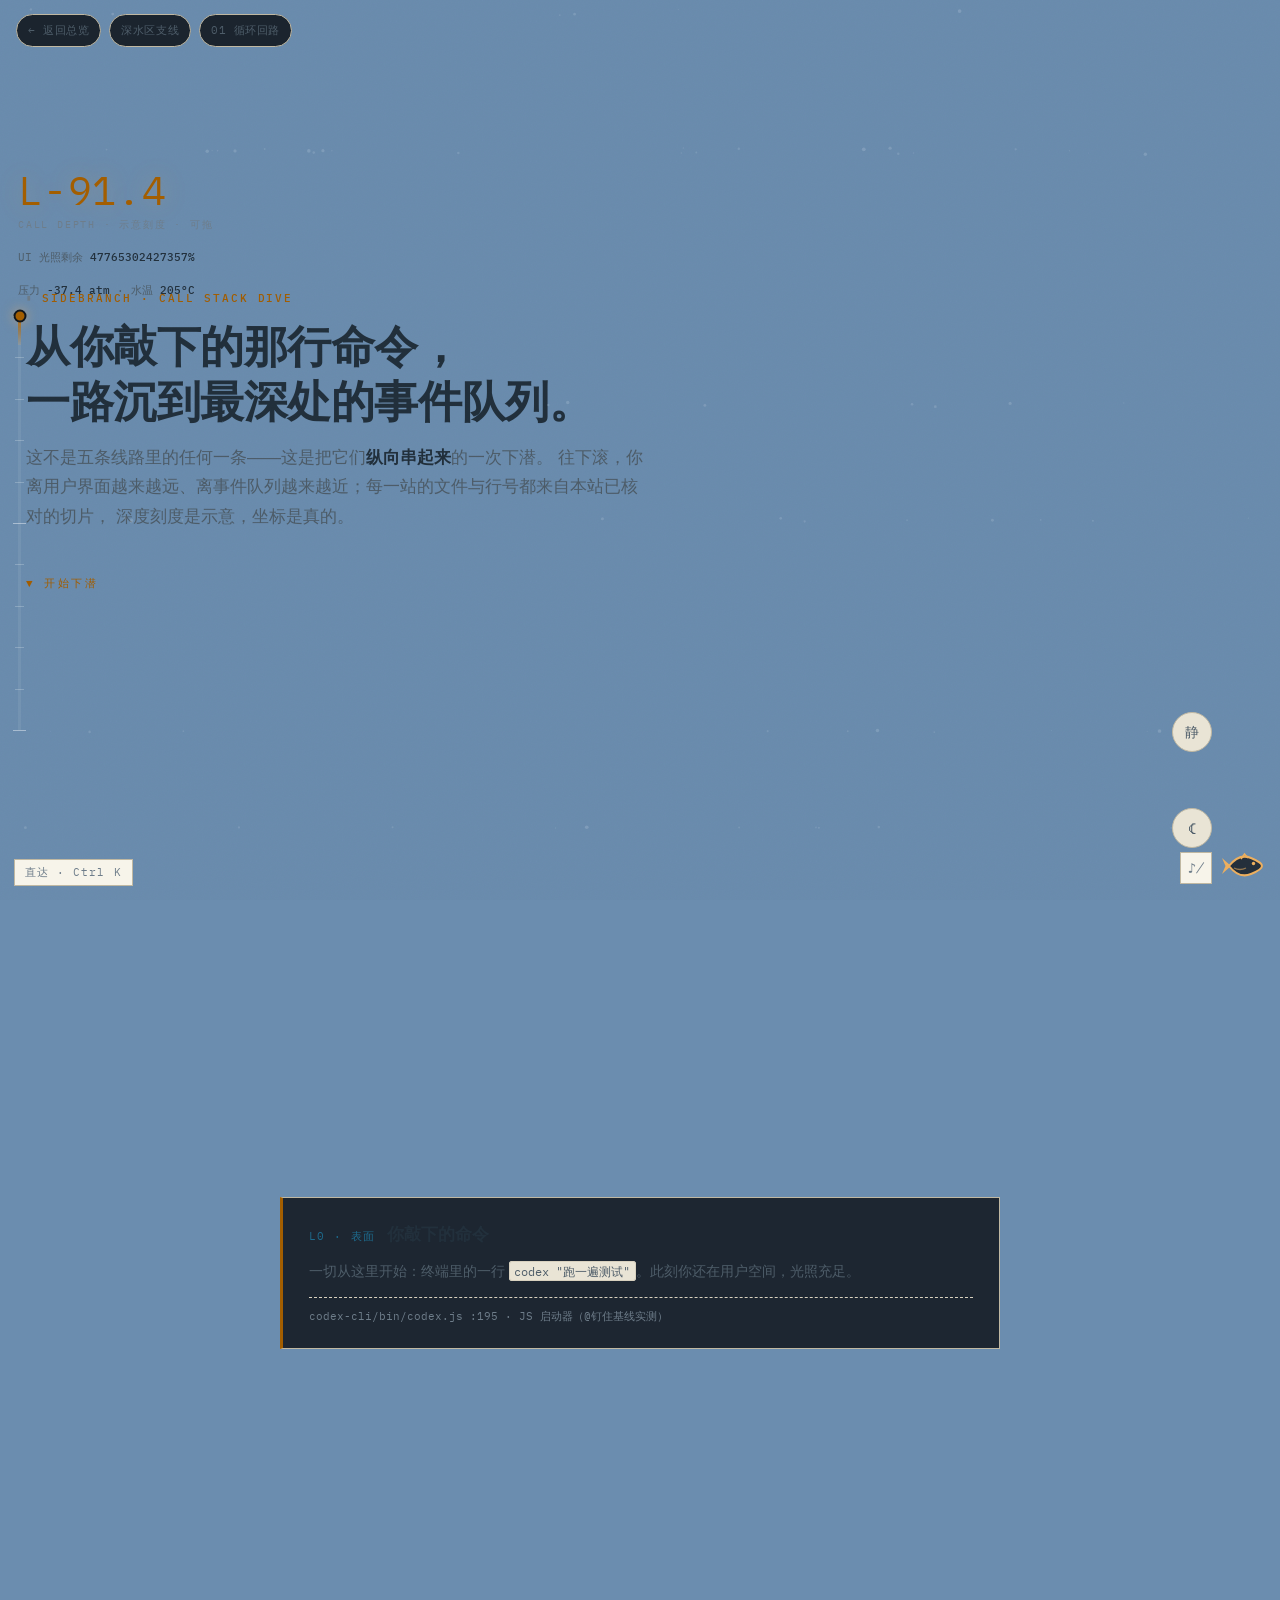
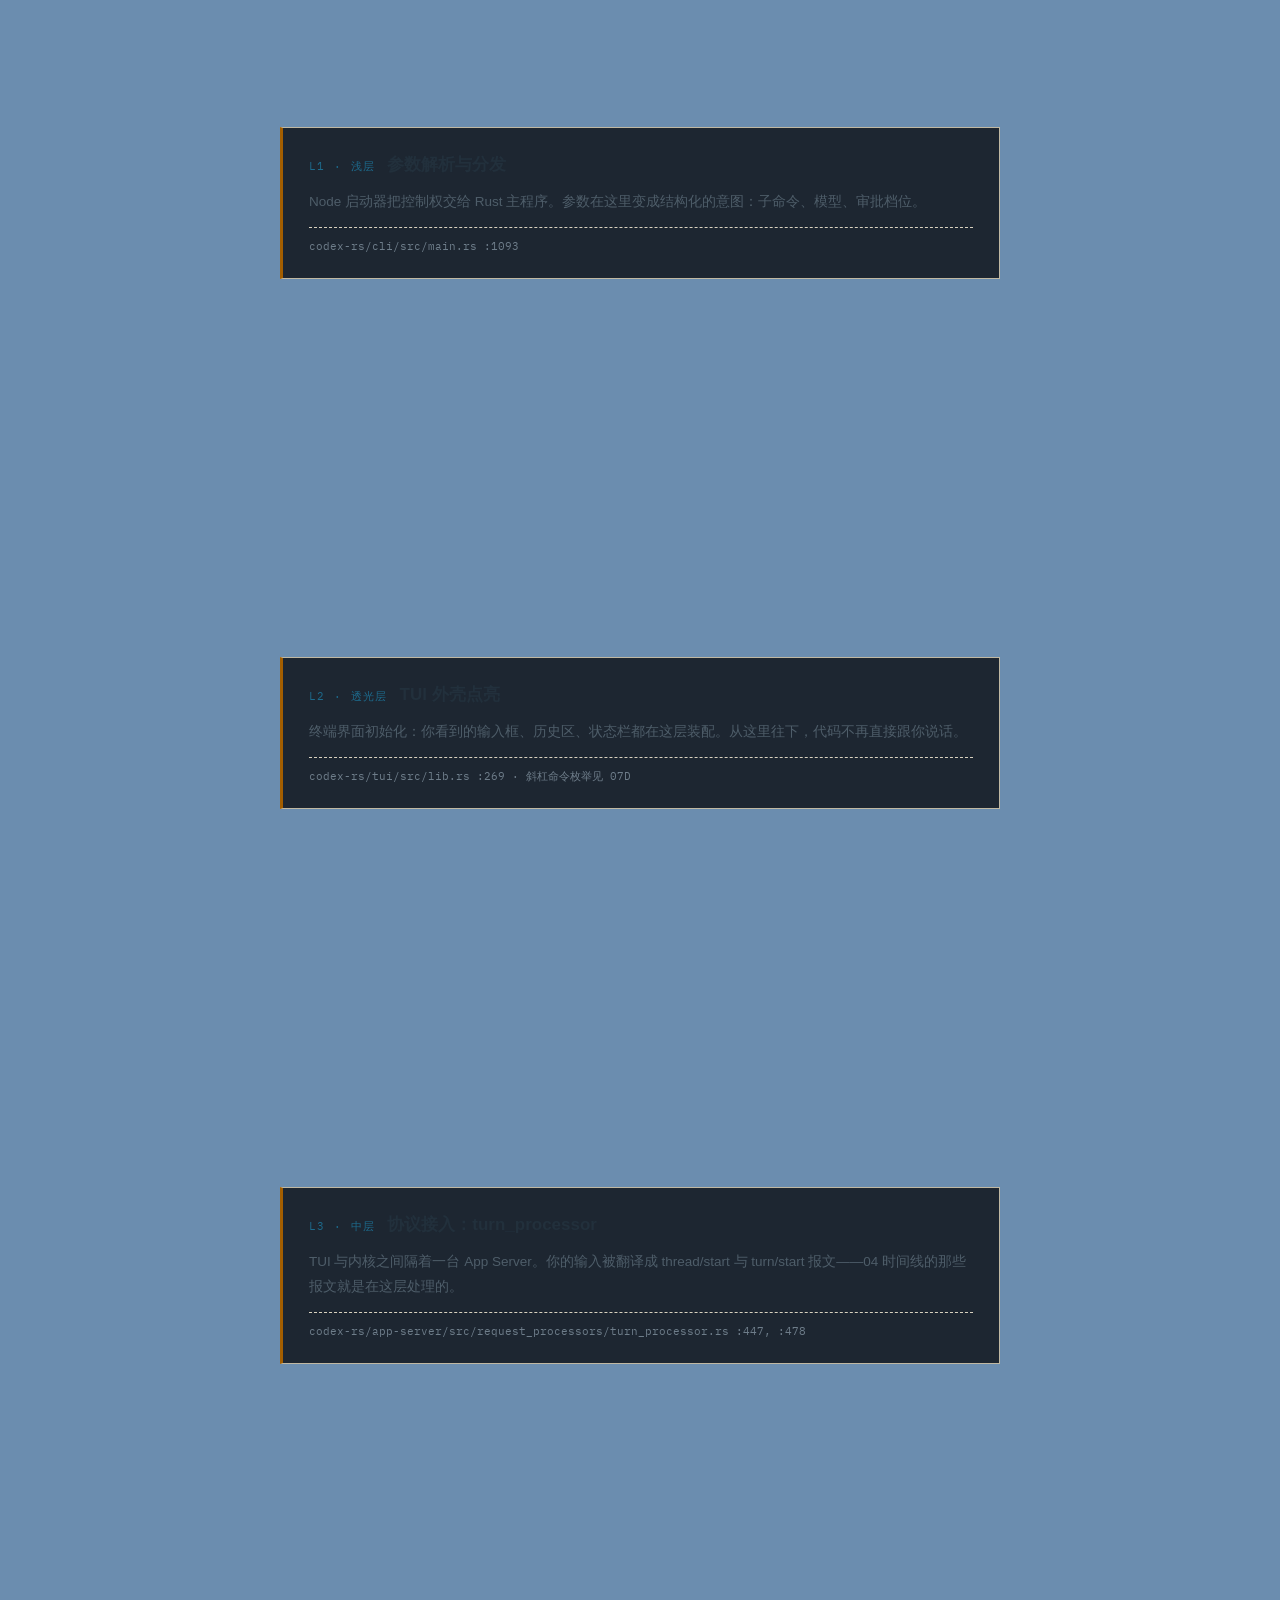
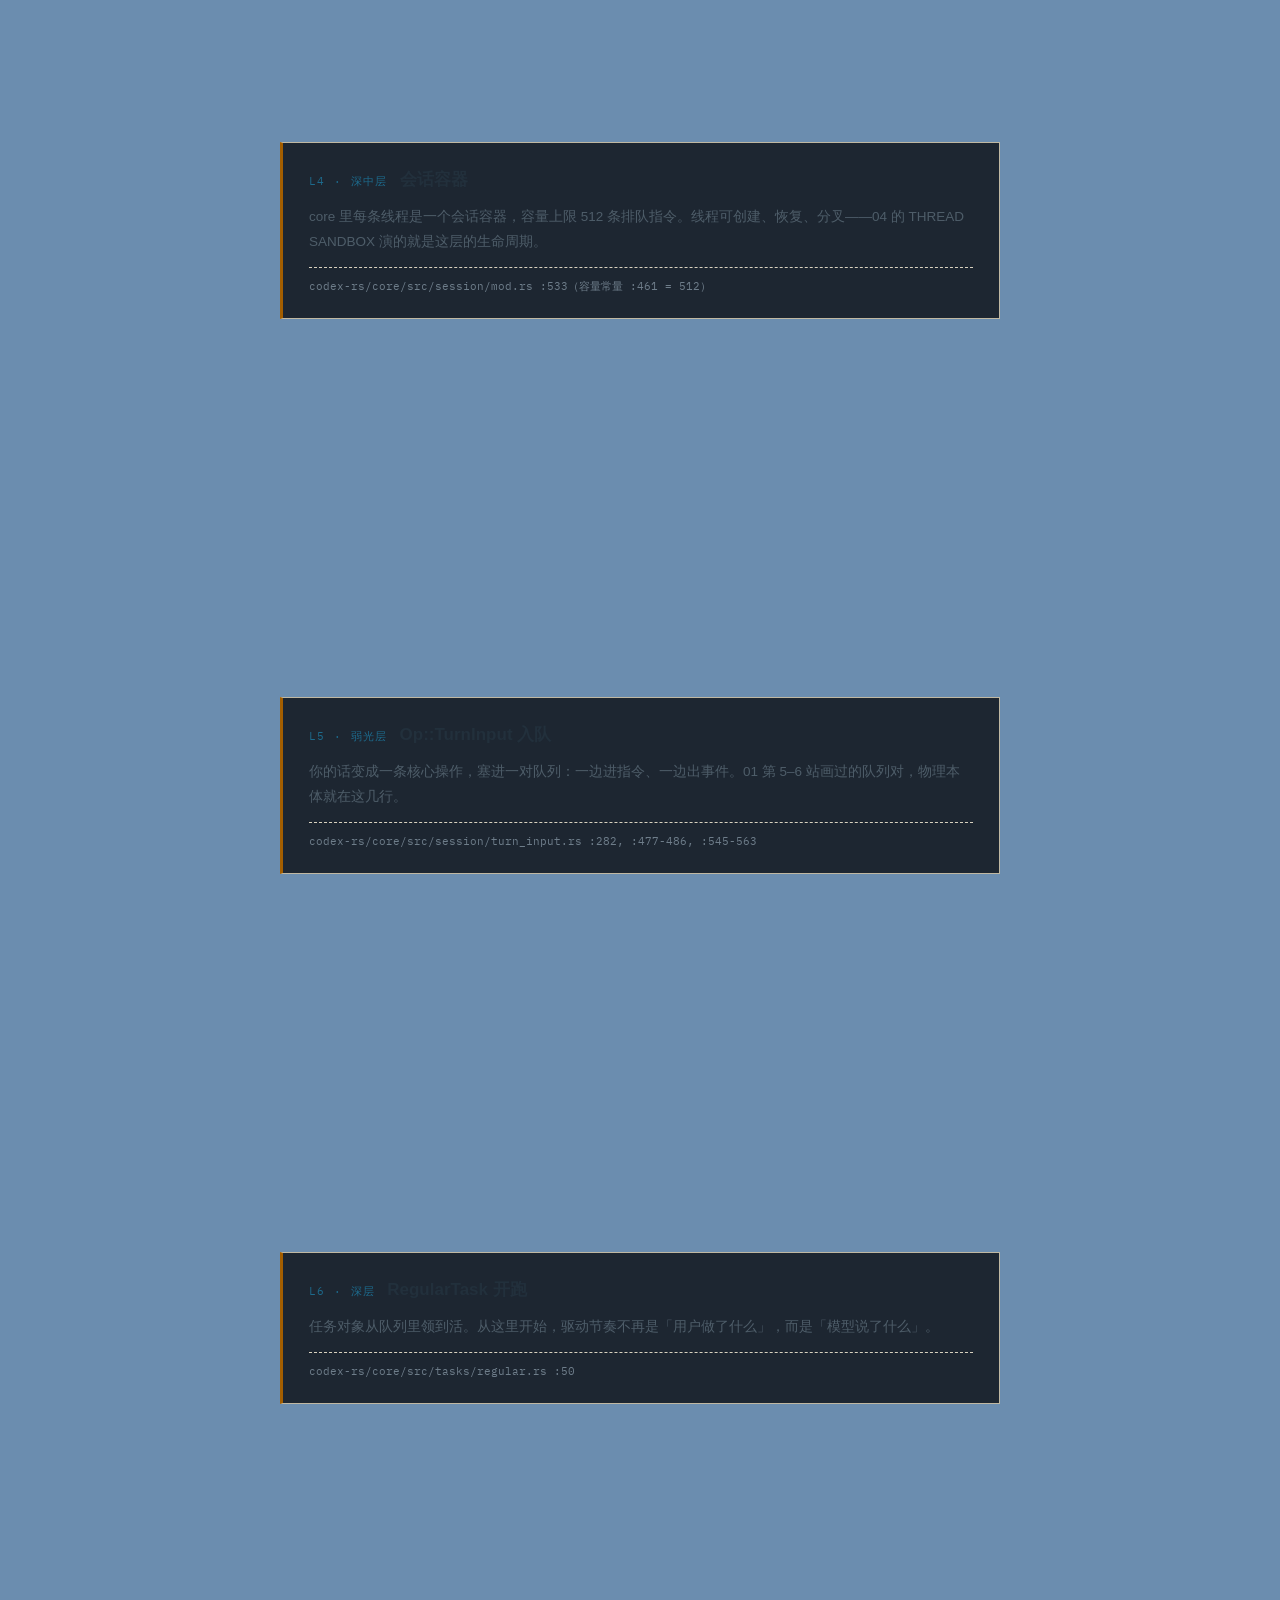
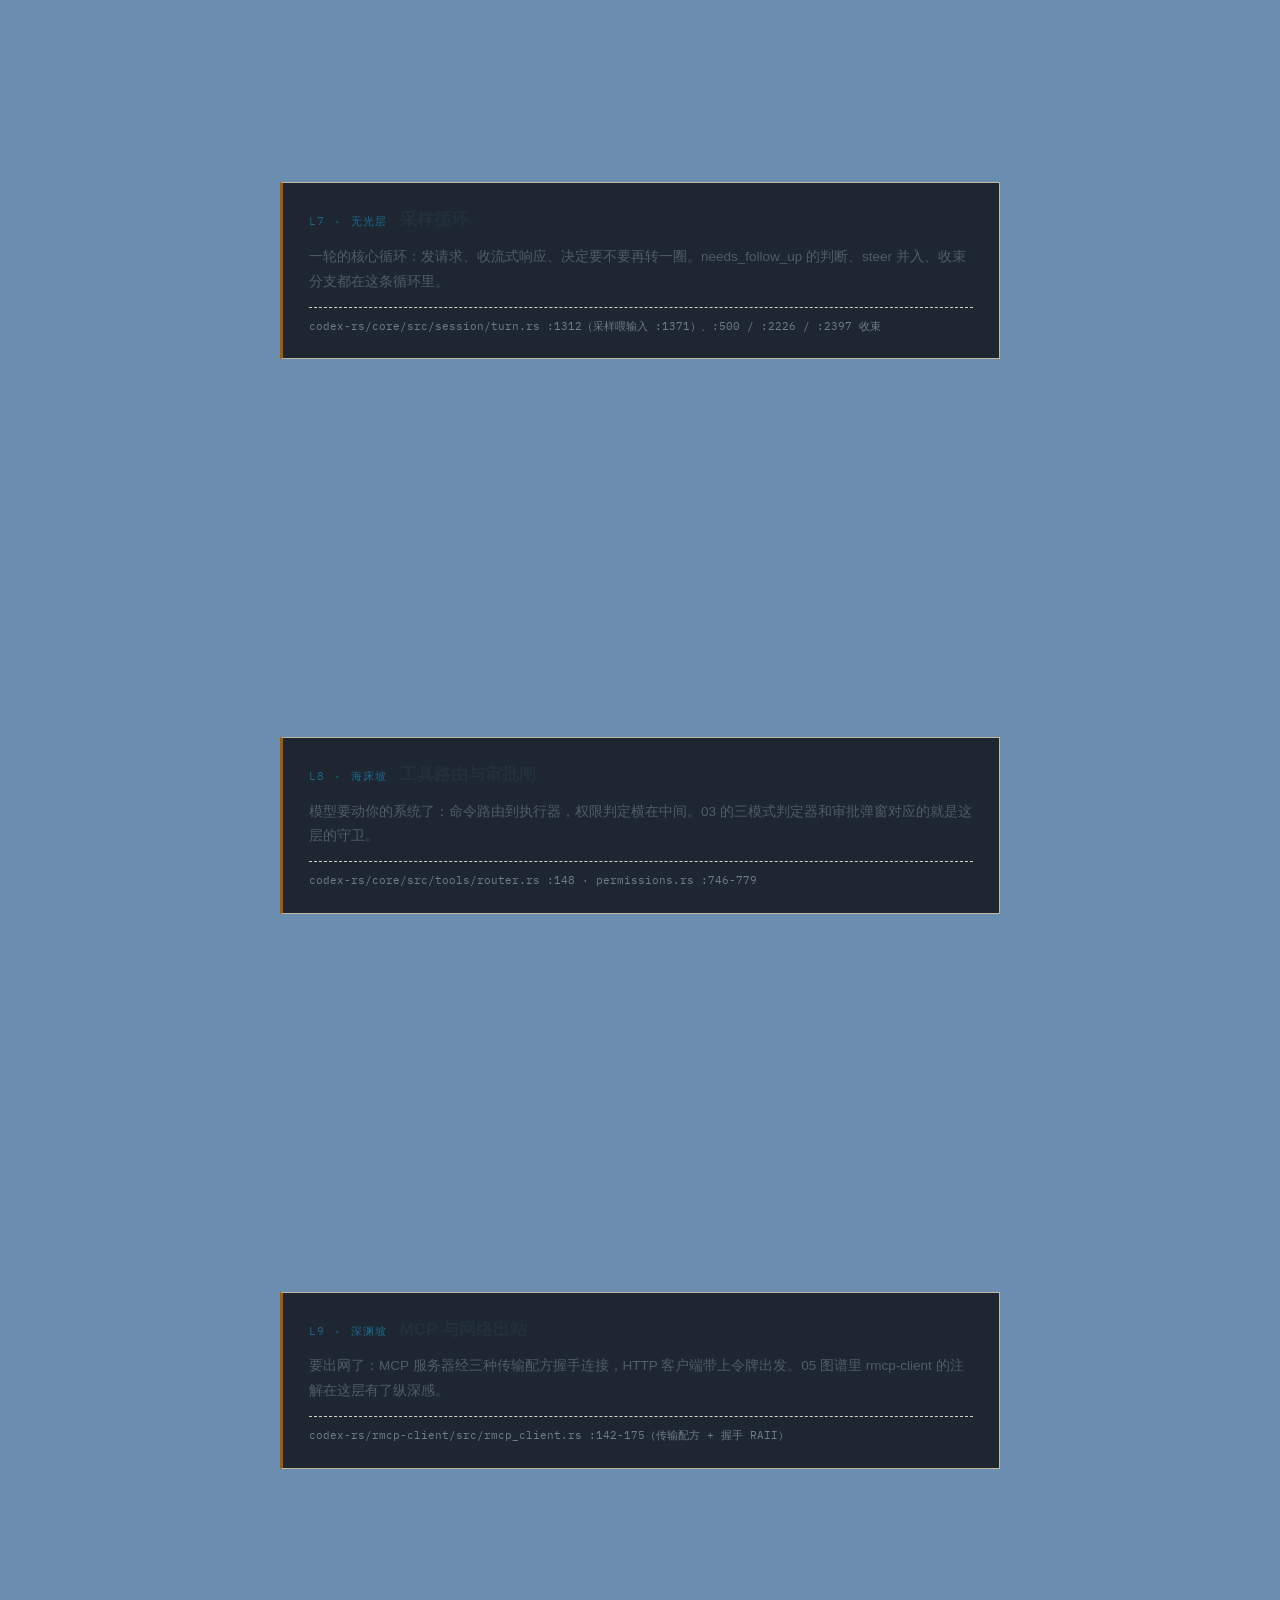
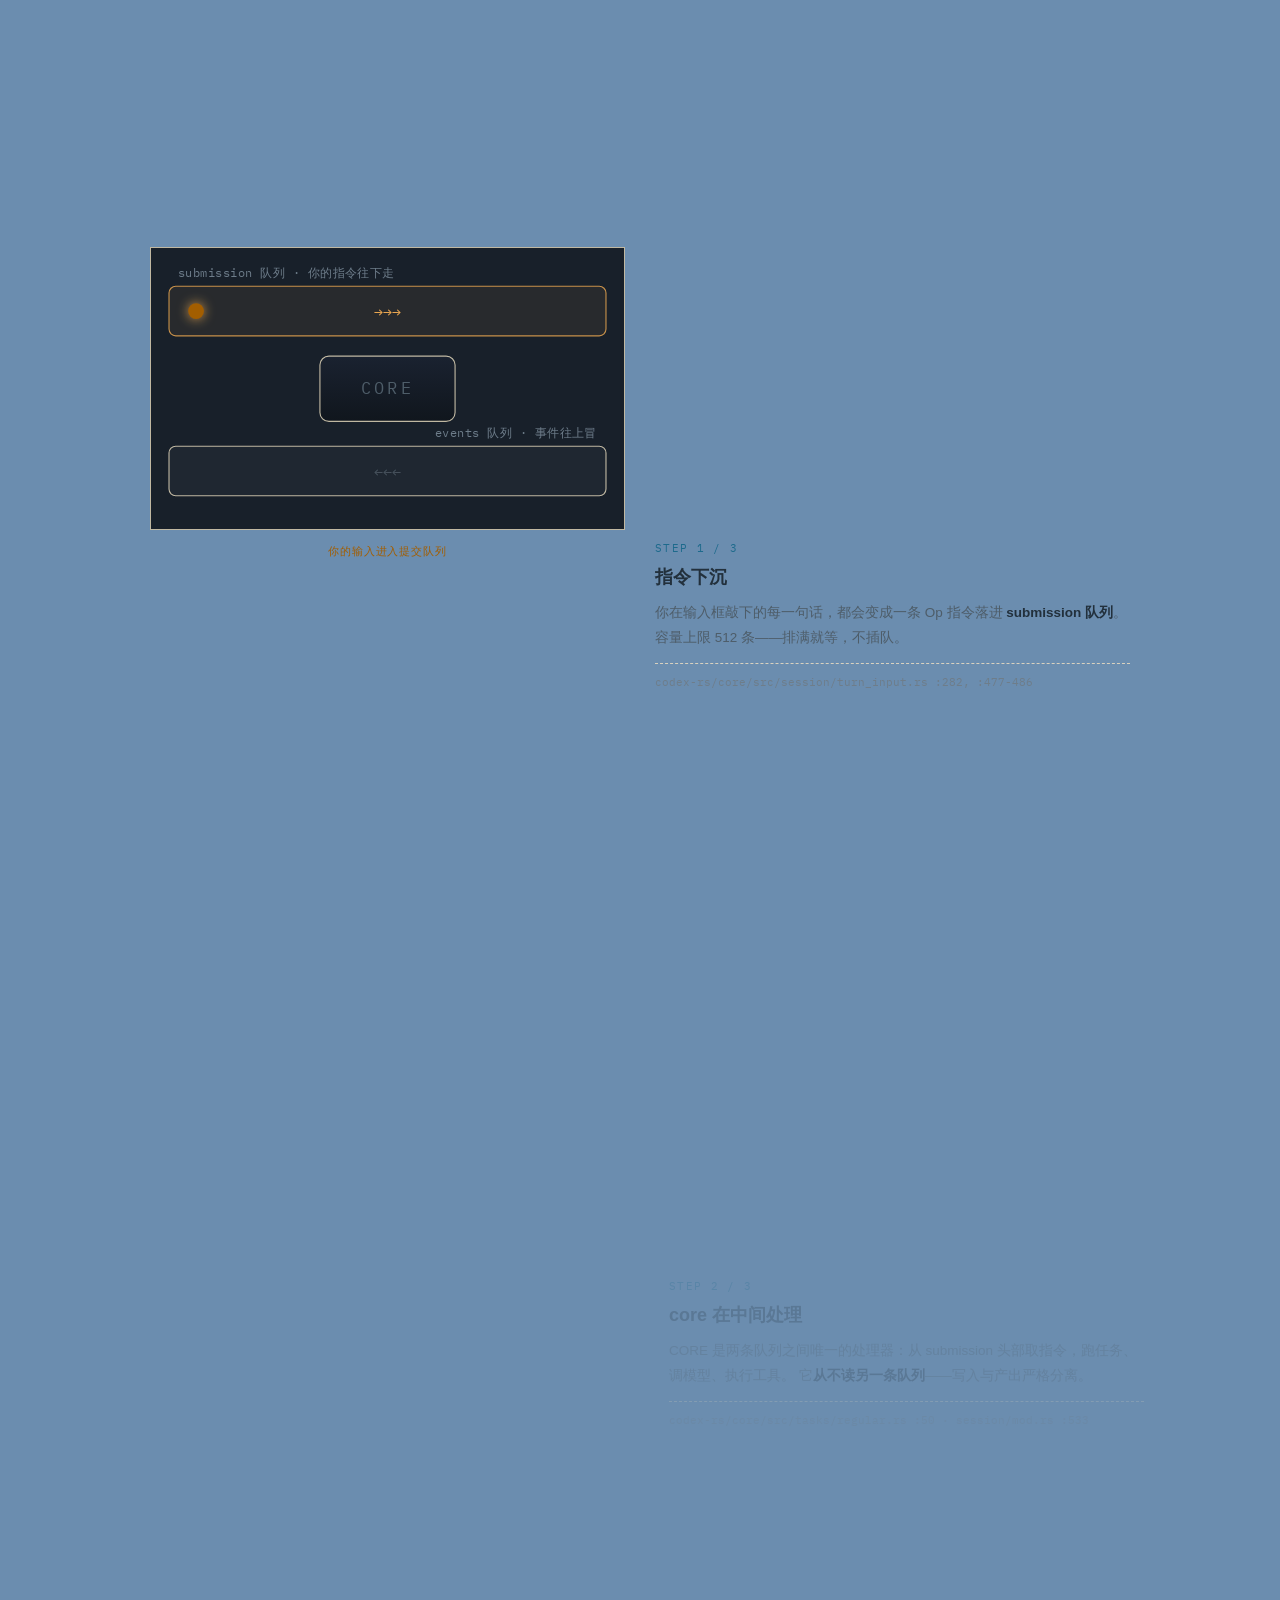
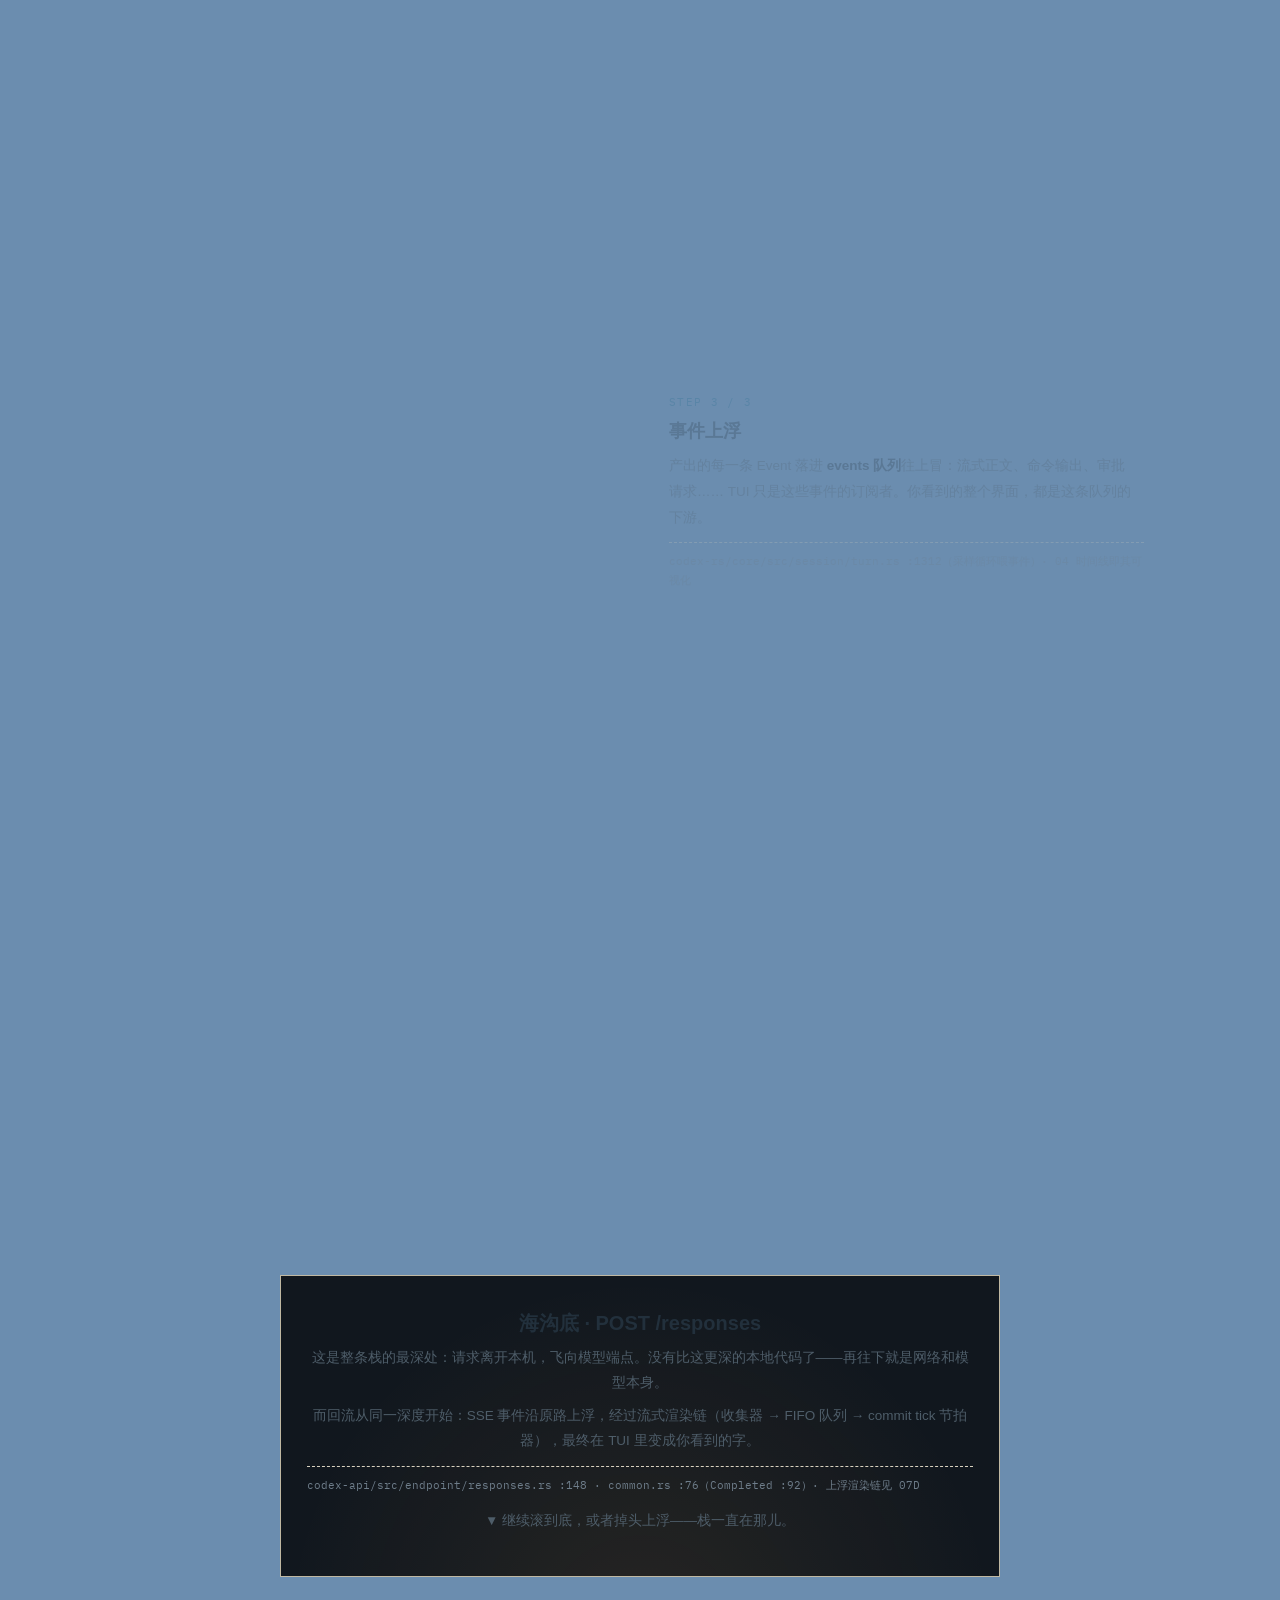
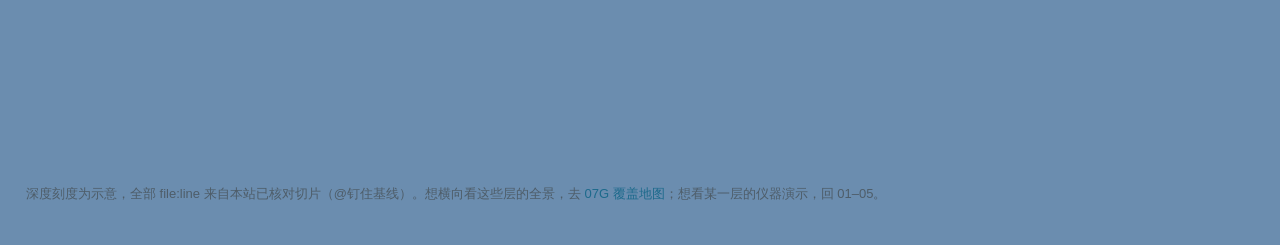
<file: labs/dive.html>
<!DOCTYPE html>
<html lang="zh-CN">
<head>
<meta charset="UTF-8">
<meta name="viewport" content="width=device-width, initial-scale=1.0">
<title>08 调用栈下潜 · 从你敲的命令到最深处的队列对 — CODEX ATLAS</title>
<meta name="description" content="滚动即下潜：沿 openai/codex 的调用栈从 CLI 入口一路沉到 POST /responses 海沟底，每一站都有真实 file:line。深度计、光衰减、浮尘全部由同一个主值驱动。">
<link rel="preconnect" href="https://fonts.googleapis.com">
<link href="https://fonts.googleapis.com/css2?family=IBM+Plex+Mono:wght@400;500;600&display=swap" rel="stylesheet">
<link rel="stylesheet" href="../assets/styles.css">
<style>
  /* ---------- 下潜页专属 ---------- */
  html { background: #0b0f14; }
  body.dive {
    background: var(--db, #10161d);
    transition: none;
    overflow-x: hidden;
  }
  .dive-rail {
    position: fixed; left: 18px; top: 50%; transform: translateY(-50%);
    z-index: 30; text-align: left; pointer-events: none;
    font-family: var(--mono);
  }
  .dr-num {
    font-size: 40px; line-height: 1; color: var(--amber);
    font-variant-numeric: tabular-nums; letter-spacing: .02em;
    text-shadow: 0 0 24px rgba(255,180,84,.25);
  }
  .dr-cap { font-size: 10px; color: var(--faint); letter-spacing: .18em; margin-top: 6px; }
  .dr-light { font-size: 11px; color: var(--dim); margin-top: 14px; }
  .dr-light b { color: var(--ink); font-weight: 500; }
  .dr-track { width: 3px; height: 46vh; margin-top: 16px; position: relative; background: rgba(255,255,255,.07); }
  .dr-fill { position: absolute; top: 0; left: 0; width: 100%; background: linear-gradient(180deg, var(--amber), rgba(255,180,84,.15)); }
  /* 深度转盘：轨道可拖可点可键盘，11 站直接可达 */
  .dr-track::after { content: ""; position: absolute; inset: -14px -16px; pointer-events: auto; cursor: crosshair; }
  .dr-tick { position: absolute; left: -3px; width: 9px; height: 1px; background: rgba(231,237,243,.26); pointer-events: none; }
  .dr-tick.major { width: 13px; left: -5px; background: rgba(231,237,243,.5); }
  .dr-handle {
    position: absolute; left: 50%; top: 0; width: 13px; height: 13px; border-radius: 50%;
    background: var(--amber); border: 2px solid #10161d; transform: translate(-50%,-50%);
    cursor: grab; pointer-events: auto; box-shadow: 0 0 12px rgba(255,180,84,.5); z-index: 2;
  }
  .dr-handle:active { cursor: grabbing; }
  .dr-handle:focus-visible { outline: 2px solid var(--amber); outline-offset: 3px; }
  .dr-tip {
    position: absolute; right: 22px; top: 50%; transform: translateY(-50%); white-space: nowrap;
    font-size: 10.5px; color: var(--amber); background: rgba(16,20,24,.94);
    border: 1px solid rgba(255,180,84,.4); padding: 2px 8px; border-radius: 4px;
    opacity: 0; transition: opacity .15s; pointer-events: none;
  }
  .dr-track:hover .dr-tip, .dr-handle:focus-visible .dr-tip { opacity: 1; }
  @media (prefers-reduced-motion: reduce) { .dr-tip { transition: none; } }
  @media (max-width: 860px) { .dive-rail { display: none; } }

  .dive-hero { min-height: 88vh; display: flex; flex-direction: column; justify-content: center; padding: 90px 26px 40px; }
  .dive-hero h1 { font-size: clamp(28px, 4.6vw, 44px); line-height: 1.25; margin: 0 0 14px; }
  .dive-hero .sub { max-width: 620px; }
  .scroll-cue { font-family: var(--mono); font-size: 11px; color: var(--amber); letter-spacing: .22em; margin-top: 34px; animation: cuebob 1.8s ease-in-out infinite; }
  @keyframes cuebob { 0%,100% { transform: translateY(0); opacity: .65; } 50% { transform: translateY(7px); opacity: 1; } }

  .dive-stop {
    max-width: 720px;
    margin: 42vh auto;
    padding: 22px 26px;
    background: rgba(13, 17, 23, .82);
    border: 1px solid var(--line-strong);
    border-left: 3px solid var(--amber);
  }
  .dive-stop .ds-head { display: flex; align-items: baseline; gap: 12px; flex-wrap: wrap; }
  .ds-depth { font-family: var(--mono); font-size: 11px; color: var(--steel); letter-spacing: .12em; }
  .ds-title { font-size: 17px; color: var(--ink); font-weight: 600; }
  .dive-stop p { margin: 10px 0 0; font-size: 13.5px; line-height: 1.85; color: var(--dim); }
  .src-mini {
    margin-top: 12px; font-family: var(--mono); font-size: 11px; color: var(--faint);
    border-top: 1px dashed var(--line); padding-top: 9px;
  }
  .src-mini code { color: var(--steel); }
  .trench {
    max-width: 720px; margin: 46vh auto 20vh; text-align: center;
    padding: 34px 26px; border: 1px solid var(--line-strong);
    background: radial-gradient(ellipse at 50% 120%, rgba(255,180,84,.09), transparent 70%), rgba(8, 11, 15, .9);
  }
  .trench h2 { margin: 0 0 10px; color: var(--ink); font-size: 20px; }
  .trench p { color: var(--dim); font-size: 13.5px; line-height: 1.85; margin: 0 0 8px; }
  .float-dust { position: fixed; inset: 0; z-index: 5; pointer-events: none; }
  .dive-foot { position: relative; z-index: 6; padding: 26px; }
  .skipnote { position: relative; z-index: 31; }
  .dive-stop, .trench { opacity: 0; transform: translateY(26px); transition: opacity .6s ease, transform .6s ease; }
  .dive-stop.vis, .trench.vis { opacity: 1; transform: none; }
  @media (prefers-reduced-motion: reduce) {
    .dive-stop, .trench { opacity: 1; transform: none; transition: none; }
    .scroll-cue { animation: none; }
  }

  /* ---------- PINNED 剖面（The Pudding 手法：sticky 图 × 滚动分步）---------- */
  /* 全站性能优化 content-visibility:auto 会把视口外的本章节压成 500px 占位，
     直接毁掉 sticky 滚动进度计算——下潜页整段豁免 */
  body.dive main section { content-visibility: visible !important; }
  .pin-sec {
    display: grid; grid-template-columns: minmax(0, 1fr) minmax(0, 1fr);
    gap: 30px; max-width: 1020px; margin: 34vh auto;
    padding: 0 20px;
  }
  .pin-sticky { position: sticky; top: calc(50vh - 165px); }
  .pin-sticky svg { width: 100%; display: block; background: rgba(10, 14, 19, .85); border: 1px solid var(--line-strong); }
  .pq-lane { fill: rgba(255,255,255,.03); stroke: var(--line-strong); transition: all .4s ease; }
  .pq-lane.lit-in { stroke: rgba(255,180,84,.75); fill: rgba(255,180,84,.07); }
  .pq-lane.lit-out { stroke: rgba(143,199,232,.7); fill: rgba(143,199,232,.06); }
  .pq-txt { font-family: var(--mono); font-size: 10.5px; fill: var(--faint); letter-spacing: .04em; }
  .pq-arrow { font-family: var(--mono); font-size: 13px; fill: rgba(160,175,190,.3); transition: fill .4s ease, letter-spacing .4s ease; }
  .pq-arrow.lit-a { fill: rgba(255,180,84,.9); }
  .pq-arrow.lit-b { fill: rgba(143,199,232,.85); }
  .pq-core { fill: url(#pg-core); stroke: var(--line-strong); transition: stroke .4s ease; }
  .pq-core.lit-c { stroke: var(--amber); }
  .pq-core-t { font-family: var(--mono); font-size: 15px; fill: var(--dim); letter-spacing: .2em; }
  #pq-pkt { fill: var(--amber); filter: drop-shadow(0 0 5px rgba(255,180,84,.8)); transition: transform .55s cubic-bezier(.45,.05,.35,1), opacity .4s ease; }
  .pin-step-label {
    margin-top: 12px; text-align: center;
    font-family: var(--mono); font-size: 11px; color: var(--amber); letter-spacing: .08em;
  }
  .pin-right { display: flex; flex-direction: column; }
  .pin-step {
    min-height: 82vh; display: flex; flex-direction: column; justify-content: center;
    opacity: .22; transform: translateX(14px);
    transition: opacity .45s ease, transform .45s ease;
  }
  .pin-step.on { opacity: 1; transform: none; }
  .pin-step h3 { margin: 8px 0 10px; color: var(--ink); font-size: 18px; }
  .pin-step p { margin: 0; color: var(--dim); font-size: 13.5px; line-height: 1.9; }
  @media (max-width: 860px) {
    .pin-sec { grid-template-columns: 1fr; gap: 12px; margin: 18vh auto; }
    .pin-sticky { top: 12px; }
    .pin-step { min-height: auto; padding: 22px 4px; }
  }

  .dive-back {
    position: fixed; top: 14px; left: 16px; z-index: 60;
    display: flex; gap: 8px; flex-wrap: wrap;
  }
  .dive-back a {
    font-family: var(--mono); font-size: 11px; letter-spacing: .05em;
    color: var(--dim); text-decoration: none;
    padding: 6px 11px; border: 1px solid var(--line-strong); border-radius: 999px;
    background: rgba(10, 14, 19, .82); backdrop-filter: blur(6px);
    transition: color .2s ease, border-color .2s ease;
  }
  .dive-back a:hover { color: var(--amber); border-color: rgba(255,180,84,.5); text-decoration: none; }
</style>
</head>
<body class="dive">
<a class="skip-link skipnote" href="#stops">跳到站点列表</a>

<!-- 返回导航：本页是沉浸式支线，不带侧栏，给一个常驻的回程入口 -->
<nav class="dive-back" aria-label="返回导航">
  <a href="../index.html">← 返回总览</a>
  <a href="deep.html">深水区支线</a>
  <a href="loop.html">01 循环回路</a>
</nav>

<canvas class="float-dust" id="dust" aria-hidden="true"></canvas>

<div class="dive-rail">
  <div class="dr-num" id="dr-num">L0.0</div>
  <div class="dr-cap">CALL DEPTH · 示意刻度 · 可拖</div>
  <div class="dr-light">UI 光照剩余 <b id="dr-light">100%</b></div>
  <div class="dr-light">压力 <b id="dr-press">1.0 atm</b> · 水温 <b id="dr-temp">22°C</b></div>
  <div class="dr-track" id="dr-track"><i class="dr-fill" id="dr-fill" style="height:0%"></i></div>
</div>

<header class="dive-hero">
  <p class="eyebrow"><span class="tick">▮</span><span data-decode>SIDEBRANCH · CALL STACK DIVE</span></p>
  <h1>从你敲下的那行命令，<br>一路沉到最深处的事件队列。</h1>
  <p class="lede sub">
    这不是五条线路里的任何一条——这是把它们<b style="color:var(--ink);">纵向串起来</b>的一次下潜。
    往下滚，你离用户界面越来越远、离事件队列越来越近；每一站的文件与行号都来自本站已核对的切片，
    深度刻度是示意，坐标是真的。
  </p>
  <p class="scroll-cue">▼ 开始下潜</p>
</header>

<main id="stops">

  <section class="dive-stop" data-l="0">
    <div class="ds-head"><span class="ds-depth">L0 · 表面</span><span class="ds-title">你敲下的命令</span></div>
    <p>一切从这里开始：终端里的一行 <code>codex "跑一遍测试"</code>。此刻你还在用户空间，光照充足。</p>
    <div class="src-mini">codex-cli/bin/codex.js :195 · JS 启动器（@钉住基线实测）</div>
  </section>

  <section class="dive-stop" data-l="1">
    <div class="ds-head"><span class="ds-depth">L1 · 浅层</span><span class="ds-title">参数解析与分发</span></div>
    <p>Node 启动器把控制权交给 Rust 主程序。参数在这里变成结构化的意图：子命令、模型、审批档位。</p>
    <div class="src-mini">codex-rs/cli/src/main.rs :1093</div>
  </section>

  <section class="dive-stop" data-l="2">
    <div class="ds-head"><span class="ds-depth">L2 · 透光层</span><span class="ds-title">TUI 外壳点亮</span></div>
    <p>终端界面初始化：你看到的输入框、历史区、状态栏都在这层装配。从这里往下，代码不再直接跟你说话。</p>
    <div class="src-mini">codex-rs/tui/src/lib.rs :269 · 斜杠命令枚举见 07D</div>
  </section>

  <section class="dive-stop" data-l="3">
    <div class="ds-head"><span class="ds-depth">L3 · 中层</span><span class="ds-title">协议接入：turn_processor</span></div>
    <p>TUI 与内核之间隔着一台 App Server。你的输入被翻译成 thread/start 与 turn/start 报文——04 时间线的那些报文就是在这层处理的。</p>
    <div class="src-mini">codex-rs/app-server/src/request_processors/turn_processor.rs :447, :478</div>
  </section>

  <section class="dive-stop" data-l="4">
    <div class="ds-head"><span class="ds-depth">L4 · 深中层</span><span class="ds-title">会话容器</span></div>
    <p>core 里每条线程是一个会话容器，容量上限 512 条排队指令。线程可创建、恢复、分叉——04 的 THREAD SANDBOX 演的就是这层的生命周期。</p>
    <div class="src-mini">codex-rs/core/src/session/mod.rs :533（容量常量 :461 = 512）</div>
  </section>

  <section class="dive-stop" data-l="5">
    <div class="ds-head"><span class="ds-depth">L5 · 弱光层</span><span class="ds-title">Op::TurnInput 入队</span></div>
    <p>你的话变成一条核心操作，塞进一对队列：一边进指令、一边出事件。01 第 5–6 站画过的队列对，物理本体就在这几行。</p>
    <div class="src-mini">codex-rs/core/src/session/turn_input.rs :282, :477-486, :545-563</div>
  </section>

  <section class="dive-stop" data-l="6">
    <div class="ds-head"><span class="ds-depth">L6 · 深层</span><span class="ds-title">RegularTask 开跑</span></div>
    <p>任务对象从队列里领到活。从这里开始，驱动节奏不再是「用户做了什么」，而是「模型说了什么」。</p>
    <div class="src-mini">codex-rs/core/src/tasks/regular.rs :50</div>
  </section>

  <section class="dive-stop" data-l="7">
    <div class="ds-head"><span class="ds-depth">L7 · 无光层</span><span class="ds-title">采样循环</span></div>
    <p>一轮的核心循环：发请求、收流式响应、决定要不要再转一圈。needs_follow_up 的判断、steer 并入、收束分支都在这条循环里。</p>
    <div class="src-mini">codex-rs/core/src/session/turn.rs :1312（采样喂输入 :1371）、:500 / :2226 / :2397 收束</div>
  </section>

  <section class="dive-stop" data-l="8">
    <div class="ds-head"><span class="ds-depth">L8 · 海床坡</span><span class="ds-title">工具路由与审批闸</span></div>
    <p>模型要动你的系统了：命令路由到执行器，权限判定横在中间。03 的三模式判定器和审批弹窗对应的就是这层的守卫。</p>
    <div class="src-mini">codex-rs/core/src/tools/router.rs :148 · permissions.rs :746-779</div>
  </section>

  <section class="dive-stop" data-l="9">
    <div class="ds-head"><span class="ds-depth">L9 · 深渊坡</span><span class="ds-title">MCP 与网络出站</span></div>
    <p>要出网了：MCP 服务器经三种传输配方握手连接，HTTP 客户端带上令牌出发。05 图谱里 rmcp-client 的注解在这层有了纵深感。</p>
    <div class="src-mini">codex-rs/rmcp-client/src/rmcp_client.rs :142-175（传输配方 + 握手 RAII）</div>
  </section>

  <!-- ====== PINNED 剖面：队列对（The Pudding 手法：sticky 图 × 滚动分步）====== -->
  <section class="pin-sec" aria-label="队列对剖面：分步讲解">
    <div class="pin-left">
      <div class="pin-sticky">
        <svg viewBox="0 0 420 250" role="img" aria-label="队列对剖面图：提交队列下行、事件队列上行，core 在中间">
          <defs>
            <linearGradient id="pg-core" x1="0" y1="0" x2="0" y2="1">
              <stop offset="0" stop-color="#1a2230"/><stop offset="1" stop-color="#10161d"/>
            </linearGradient>
          </defs>
          <!-- 泳道 -->
          <rect x="16" y="34" width="388" height="44" rx="6" class="pq-lane pq-in"/>
          <text x="24" y="26" class="pq-txt">submission 队列 · 你的指令往下走</text>
          <text x="210" y="62" text-anchor="middle" class="pq-arrow pq-in-a">→→→</text>
          <rect x="150" y="96" width="120" height="58" rx="8" class="pq-core" id="pq-core-box"/>
          <text x="210" y="130" text-anchor="middle" class="pq-core-t">CORE</text>
          <rect x="16" y="176" width="388" height="44" rx="6" class="pq-lane pq-out"/>
          <text x="396" y="168" text-anchor="end" class="pq-txt">events 队列 · 事件往上冒</text>
          <text x="210" y="204" text-anchor="middle" class="pq-arrow pq-out-a">←←←</text>
          <!-- 包 -->
          <circle id="pq-pkt" cx="40" cy="56" r="7"/>
        </svg>
        <div class="pin-step-label" id="pq-label">你的输入进入提交队列</div>
      </div>
    </div>
    <div class="pin-right">
      <div class="pin-step on" data-s="0">
        <span class="ds-depth">STEP 1 / 3</span>
        <h3>指令下沉</h3>
        <p>你在输入框敲下的每一句话，都会变成一条 Op 指令落进 <b style="color:var(--ink);">submission 队列</b>。
           容量上限 512 条——排满就等，不插队。</p>
        <div class="src-mini">codex-rs/core/src/session/turn_input.rs :282, :477-486</div>
      </div>
      <div class="pin-step" data-s="1">
        <span class="ds-depth">STEP 2 / 3</span>
        <h3>core 在中间处理</h3>
        <p>CORE 是两条队列之间唯一的处理器：从 submission 头部取指令，跑任务、调模型、执行工具。
           它<b style="color:var(--ink);">从不读另一条队列</b>——写入与产出严格分离。</p>
        <div class="src-mini">codex-rs/core/src/tasks/regular.rs :50 · session/mod.rs :533</div>
      </div>
      <div class="pin-step" data-s="2">
        <span class="ds-depth">STEP 3 / 3</span>
        <h3>事件上浮</h3>
        <p>产出的每一条 Event 落进 <b style="color:var(--ink);">events 队列</b>往上冒：流式正文、命令输出、审批请求……
           TUI 只是这些事件的订阅者。你看到的整个界面，都是这条队列的下游。</p>
        <div class="src-mini">codex-rs/core/src/session/turn.rs :1312（采样循环喂事件）· 04 时间线即其可视化</div>
      </div>
    </div>
  </section>

  <div class="trench vis" data-l="10">
    <h2>海沟底 · POST /responses</h2>
    <p>这是整条栈的最深处：请求离开本机，飞向模型端点。没有比这更深的本地代码了——再往下就是网络和模型本身。</p>
    <p>而回流从同一深度开始：SSE 事件沿原路上浮，经过流式渲染链（收集器 → FIFO 队列 → commit tick 节拍器），最终在 TUI 里变成你看到的字。</p>
    <div class="src-mini" style="text-align:left;">codex-api/src/endpoint/responses.rs :148 · common.rs :76（Completed :92）· 上浮渲染链见 07D</div>
    <p class="small muted" style="margin-top:14px;">▼ 继续滚到底，或者掉头上浮——栈一直在那儿。</p>
  </div>

  <footer class="dive-foot">
    <p class="small muted">
      深度刻度为示意，全部 file:line 来自本站已核对切片（@钉住基线）。想横向看这些层的全景，去
      <a href="deep.html#mod-g">07G 覆盖地图</a>；想看某一层的仪器演示，回 01–05。
    </p>
  </footer>
</main>

<script src="../assets/panel.js"></script>
<script src="../assets/panel-page.js"></script>
<script src="../assets/panel-pet.js"></script>
<script src="../assets/panel-theme.js"></script>
<script src="../assets/sound.js"></script>
<script src="../assets/loop-hero.js"></script>
<script>
(function () {
  "use strict";
  var REDUCED = window.PrefersReducedMotion === true;

  /* ---------- 主值：depth 由 DOM 实测锚点插值（学 The Deep Sea / Abyssal Station）----------
     不缓存锚点：每帧实时量各站 rect，任何布局漂移（字体交换、图片、面板伸缩）自动免疫。 */
  var stopEls = Array.prototype.slice.call(document.querySelectorAll("[data-l]"));

  function depthAt(probeLine) {
    if (!stopEls.length) return 0;
    var prevL = 0, prevDist = null, firstL = parseFloat(stopEls[0].getAttribute("data-l")) || 0;
    var out = firstL;
    for (var i = 0; i < stopEls.length; i++) {
      var l = parseFloat(stopEls[i].getAttribute("data-l")) || 0;
      var dist = stopEls[i].getBoundingClientRect().top - probeLine;
      if (dist >= 0) {
        /* probe 落在本站上方：与上一站插值 */
        if (prevDist === null) return l;
        return prevL + (l - prevL) * (prevDist / Math.max(1, prevDist + dist));
      }
      prevL = l; prevDist = dist;
      out = l;
    }
    return out;
  }

  var numEl = document.getElementById("dr-num");
  var lightEl = document.getElementById("dr-light");
  var pressEl = document.getElementById("dr-press");
  var tempEl = document.getElementById("dr-temp");
  var fillEl = document.getElementById("dr-fill");
  var MAX_L = 10;
  var eased = 0, target = 0;
  var lastLayer = -1;
  var dialSync = null;   /* 深度转盘注册进 hud 主循环 */

  function hud() {
    numEl.textContent = "L" + eased.toFixed(1);
    var k = eased / MAX_L;
    var light = Math.max(0, 100 * Math.exp(-eased / 3.4));   // 光照随深度指数衰减
    lightEl.textContent = light.toFixed(0) + "%";
    /* Abyssal 三件套：压力线性、水温向海沟底 2°C 收敛 */
    pressEl.textContent = (1 + eased / 10 * 4.2).toFixed(1) + " atm";
    tempEl.textContent = (22 - 20 * k).toFixed(0) + "°C";
    fillEl.style.height = Math.min(100, k * 100).toFixed(1) + "%";
    document.body.style.setProperty("--db",
      mixColor([16, 22, 29], [6, 9, 13], k));
    if (dialSync) dialSync();
    var layer = Math.round(eased);
    if (layer !== lastLayer && window.CASound) {
      lastLayer = layer;
      if (layer > 0 && !document.hidden) { try { CASound.play("click"); } catch (e) {} }
    }
  }
  function mixColor(a, b, k) {
    function m(i) { return Math.round(a[i] + (b[i] - a[i]) * k); }
    return "rgb(" + m(0) + "," + m(1) + "," + m(2) + ")";
  }

  function loop() {
    target = depthAt(window.innerHeight * 0.55);
    eased += (target - eased) * (REDUCED ? 1 : 0.14);
    try { hud(); } catch (err) { console.error("hud:", err); }
    requestAnimationFrame(loop);
  }
  requestAnimationFrame(loop);

  /* ---------- 深度转盘：左侧轨道从「只读仪表」升级为双向控制器。
     滚动推着把手走，把手也拖着页面走——11 站不用滚，直接到。 ---------- */
  (function () {
    var track = document.getElementById("dr-track");
    if (!track) return;
    var handle = document.createElement("div");
    handle.className = "dr-handle";
    handle.setAttribute("role", "slider");
    handle.setAttribute("tabindex", "0");
    handle.setAttribute("aria-label", "深度转盘：拖动、点轨道，或用上下方向键在十一站之间移动");
    handle.setAttribute("aria-valuemin", "0");
    handle.setAttribute("aria-valuemax", "10");
    handle.setAttribute("aria-valuenow", "0");
    var tip = document.createElement("span");
    tip.className = "dr-tip";
    handle.appendChild(tip);
    track.appendChild(handle);
    for (var i = 0; i <= 10; i++) {
      var t = document.createElement("i");
      t.className = "dr-tick" + (i % 5 === 0 ? " major" : "");
      t.style.top = (i * 10) + "%";
      track.appendChild(t);
    }

    function stationScroll(idx) {
      var el = stopEls[idx];
      if (!el) return 0;
      return el.getBoundingClientRect().top + window.pageYOffset - window.innerHeight * 0.55;
    }
    function scrollToDepth(v) {
      v = Math.max(0, Math.min(10, v));
      var lo = Math.floor(v), hi = Math.ceil(v);
      var y = lo === hi ? stationScroll(lo)
        : stationScroll(lo) + (stationScroll(hi) - stationScroll(lo)) * (v - lo);
      window.scrollTo(0, Math.max(0, y));
    }
    function nameAt(v) {
      var el = stopEls[Math.round(v)];
      var h = el && (el.querySelector("h2") || el.querySelector("h3"));
      return "L" + Math.round(v) + " · " + (h ? h.textContent.trim() : "");
    }
    function syncHandle() {
      var k = Math.max(0, Math.min(1, eased / 10));
      handle.style.top = (k * 100).toFixed(2) + "%";
      handle.setAttribute("aria-valuenow", eased.toFixed(1));
      handle.setAttribute("aria-valuetext", nameAt(eased));
      tip.textContent = nameAt(eased);
    }
    dialSync = syncHandle;
    var dragging = false;
    function jumpTo(v) {
      scrollToDepth(v);
      if (window.CASound && !document.hidden) { try { CASound.play("click"); } catch (e) { } }
    }
    track.addEventListener("pointerdown", function (e) {
      var r = track.getBoundingClientRect();
      dragging = true;
      try { track.setPointerCapture(e.pointerId); } catch (err) { }
      jumpTo((e.clientY - r.top) / r.height * 10);
      e.preventDefault();
    });
    track.addEventListener("pointermove", function (e) {
      if (!dragging) return;
      var r = track.getBoundingClientRect();
      jumpTo((e.clientY - r.top) / r.height * 10);
    });
    function endDrag() { dragging = false; }
    track.addEventListener("pointerup", endDrag);
    track.addEventListener("pointercancel", endDrag);
    handle.addEventListener("keydown", function (e) {
      var v = parseFloat(handle.getAttribute("aria-valuenow")) || 0;
      var step = e.key === "ArrowDown" || e.key === "ArrowRight" ? 1
        : e.key === "ArrowUp" || e.key === "ArrowLeft" ? -1
        : e.key === "PageDown" ? 10 : e.key === "PageUp" ? -10 : 0;
      if (!step) return;
      e.preventDefault();
      jumpTo(Math.max(0, Math.min(10, Math.round(v) + step)));
    });
    window.DIAL = {
      state: function () { return { depth: eased, dragging: dragging }; },
      goto: function (v) { jumpTo(v); }
    };
  })();

  /* ---------- 浮尘：随滚动反向漂移（下沉感的来源）---------- */
  var dust = document.getElementById("dust");
  var dctx = dust.getContext("2d");
  var DW = 0, DH = 0, ddpr = 1;
  function dsize() {
    ddpr = Math.min(1.5, window.devicePixelRatio || 1);
    DW = Math.round(innerWidth * ddpr); DH = Math.round(innerHeight * ddpr);
    dust.width = DW; dust.height = DH;
  }
  dsize();
  window.addEventListener("resize", dsize);

  var motes = [];
  for (var i = 0; i < 70; i++) {
    motes.push({
      x: Math.random(), y: Math.random(),
      v: 0.0004 + Math.random() * 0.0012,
      r: (Math.random() * 1.4 + 0.5),
      ph: Math.random() * 6.2832
    });
  }
  var lastScroll = window.scrollY;
  var drift = 0;
  window.addEventListener("scroll", function () {
    drift += (lastScroll - window.scrollY) * 0.0016;   // 向下滚 → 尘向上飘 = 我们在下沉
    lastScroll = window.scrollY;
  }, { passive: true });

  var dustRunning = false;
  function dustFrame() {
    dctx.clearRect(0, 0, DW, DH);
    for (var i = 0; i < motes.length; i++) {
      var m = motes[i];
      m.y -= m.v + drift * 0.02;
      if (m.y < -0.02) m.y = 1.02;
      if (m.y > 1.02) m.y = -0.02;
      var wob = Math.sin(Date.now() / 900 + m.ph) * 0.004;
      dctx.fillStyle = "rgba(200,214,228," + (0.10 + 0.14 * m.r / 1.9).toFixed(3) + ")";
      dctx.beginPath();
      dctx.arc((m.x + wob) * DW, m.y * DH, m.r * ddpr, 0, 6.2832);
      dctx.fill();
    }
    drift *= 0.94;
    if (dustRunning) requestAnimationFrame(dustFrame);
  }
  if (REDUCED) {
    dustFrame();          // 一帧静态
    dustRunning = false;
  } else {
    dustRunning = true;
    requestAnimationFrame(dustFrame);
    document.addEventListener("visibilitychange", function () {
      if (document.hidden) dustRunning = false;
      else if (!dustRunning) { dustRunning = true; requestAnimationFrame(dustFrame); }
    });
  }

  /* ---------- 站点浮现 ---------- */
  /* rAF 节流的滚动扫描代替 IntersectionObserver：正常逐行滚动时观感相同（顶边过 88% 视口线即亮），
     且锚点直跳 / End 键 / 快滚跳过的站点也会被补亮——内容不因「滚太快」永久隐藏 */
  if (!REDUCED) {
    var stops = Array.prototype.slice.call(document.querySelectorAll(".dive-stop"));
    var sweepTick = false;
    function revealSweep() {
      sweepTick = false;
      var line = innerHeight * 0.88;   /* 与原 rootMargin -12% 同一条线 */
      for (var i = 0; i < stops.length; i++) {
        if (!stops[i].__vis && stops[i].getBoundingClientRect().top < line) {
          stops[i].__vis = true;
          stops[i].classList.add("vis");
        }
      }
      if (stops.__all) return;
      stops.__all = stops.every ? stops.every(function (s) { return s.__vis; }) : false;
      if (stops.__all) {
        window.removeEventListener("scroll", onScroll);
        window.removeEventListener("resize", onScroll);
      }
    }
    function onScroll() {
      if (!sweepTick && !stops.__all) { sweepTick = true; requestAnimationFrame(revealSweep); }
    }
    window.addEventListener("scroll", onScroll, { passive: true });
    window.addEventListener("resize", onScroll);
    revealSweep();
  } else {
    Array.prototype.forEach.call(document.querySelectorAll(".dive-stop"), function (s) { s.classList.add("vis"); });
  }

  /* ---------- PINNED 剖面：滚动进度 → 步进状态（图钉住，文字流过）---------- */
  var pinSec = document.querySelector(".pin-sec");
  if (pinSec) {
    var steps = Array.prototype.slice.call(pinSec.querySelectorAll(".pin-step"));
    var pkt = document.getElementById("pq-pkt");
    var coreBox = document.getElementById("pq-core-box");
    var laneIn = pinSec.querySelector(".pq-in");
    var laneOut = pinSec.querySelector(".pq-out");
    var arrIn = pinSec.querySelector(".pq-in-a");
    var arrOut = pinSec.querySelector(".pq-out-a");
    var label = document.getElementById("pq-label");
    var LABELS = [
      "你的输入进入提交队列",
      "core 从队列头取指令处理",
      "产出的事件沿 events 队列上浮"
    ];
    function setStep(idx) {
      steps.forEach(function (s, i) { s.classList.toggle("on", i === idx); });
      if (laneIn) laneIn.classList.toggle("lit-in", idx === 0);
      if (arrIn) arrIn.classList.toggle("lit-a", idx === 0);
      if (coreBox) coreBox.classList.toggle("lit-c", idx === 1);
      if (laneOut) laneOut.classList.toggle("lit-out", idx === 2);
      if (arrOut) arrOut.classList.toggle("lit-b", idx === 2);
      /* 包的位置：三态位移（上泳道 → core 内 → 下泳道） */
      var spots = ["translate(0,0)", "translate(140px,52px)", "translate(330px,120px)"];
      pkt.style.transform = spots[idx] || "";
      if (label) label.textContent = LABELS[idx] || "";
    }
    var curIdx = -1;
    function onScrollPin() {
      var r = pinSec.getBoundingClientRect();
      var total = r.height - innerHeight;
      var prog = total > 0 ? Math.min(1, Math.max(0, -r.top / total)) : 0;
      var idx = Math.min(steps.length - 1, Math.floor(prog * steps.length));
      if (idx !== curIdx) { curIdx = idx; setStep(idx); }
    }
    window.addEventListener("scroll", onScrollPin, { passive: true });
    window.addEventListener("resize", onScrollPin);
    onScrollPin();
  }
})();
</script>
</body>
</html>
</file>
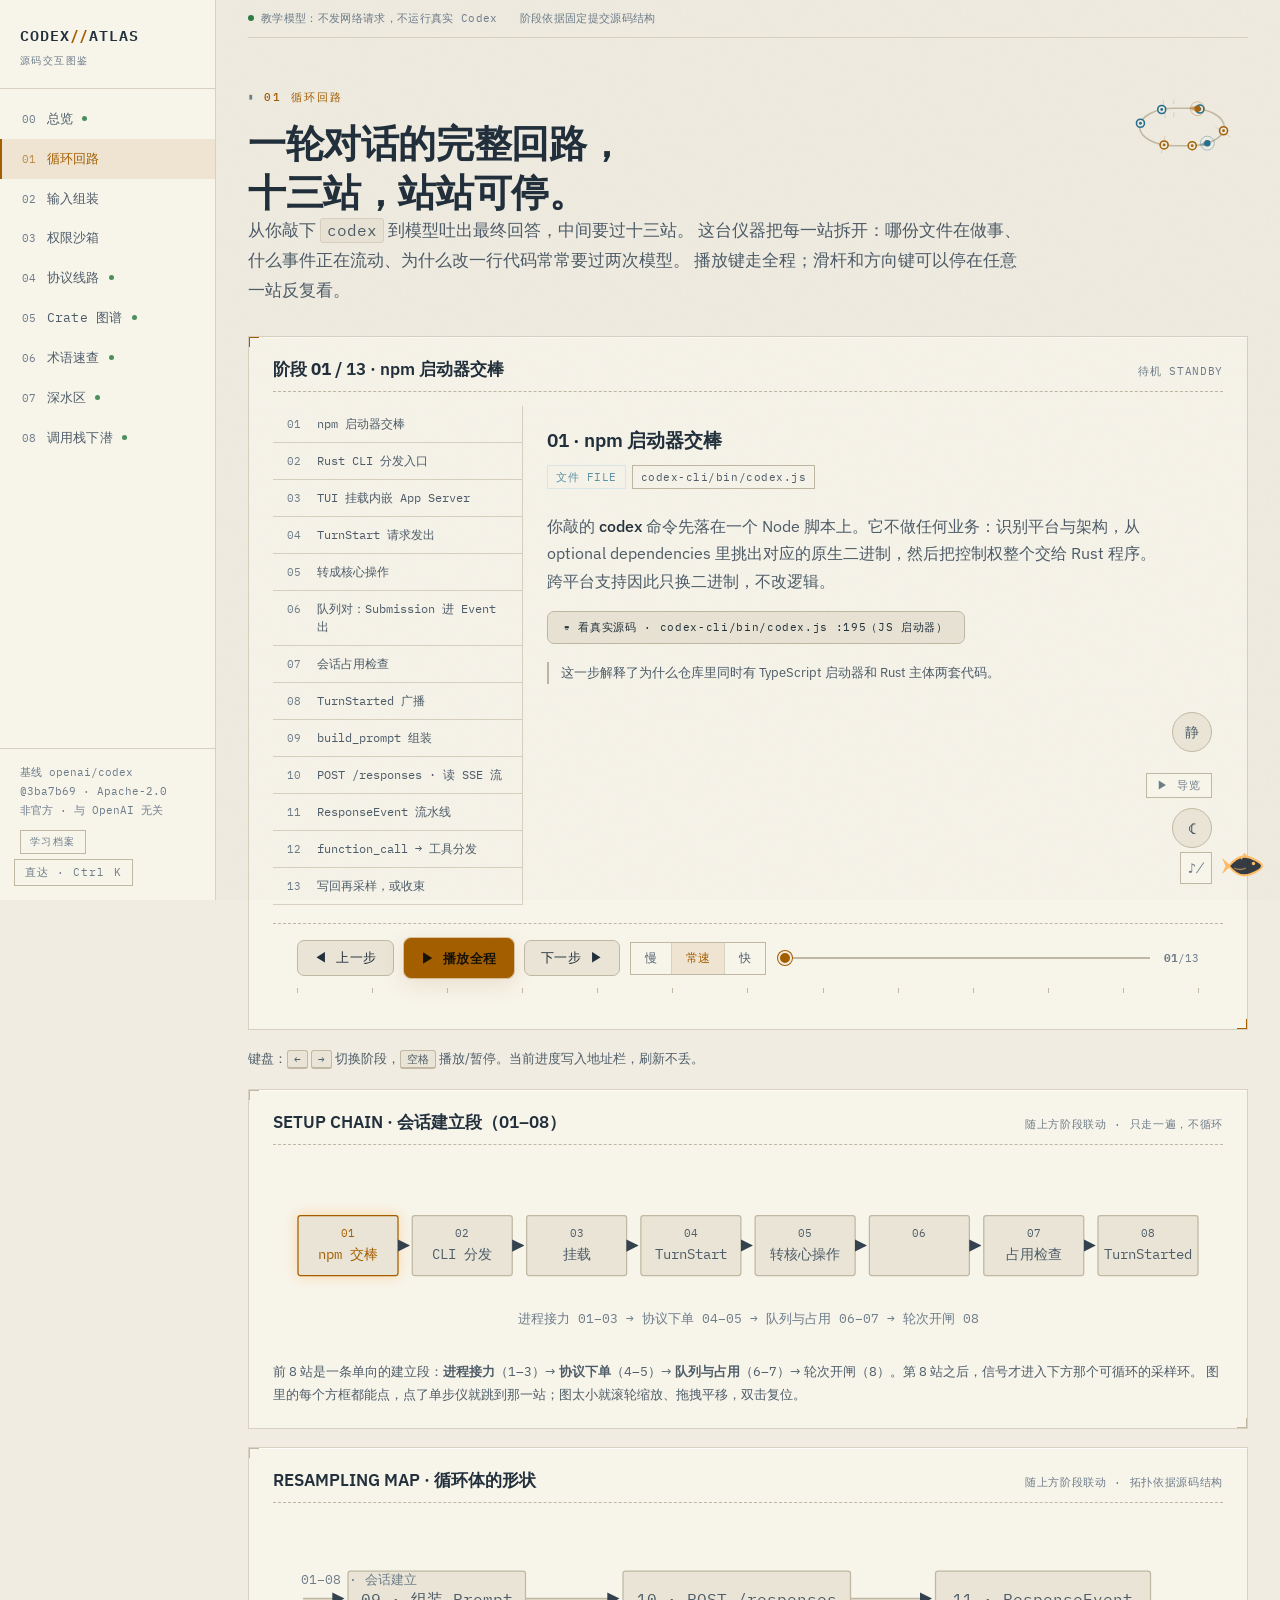
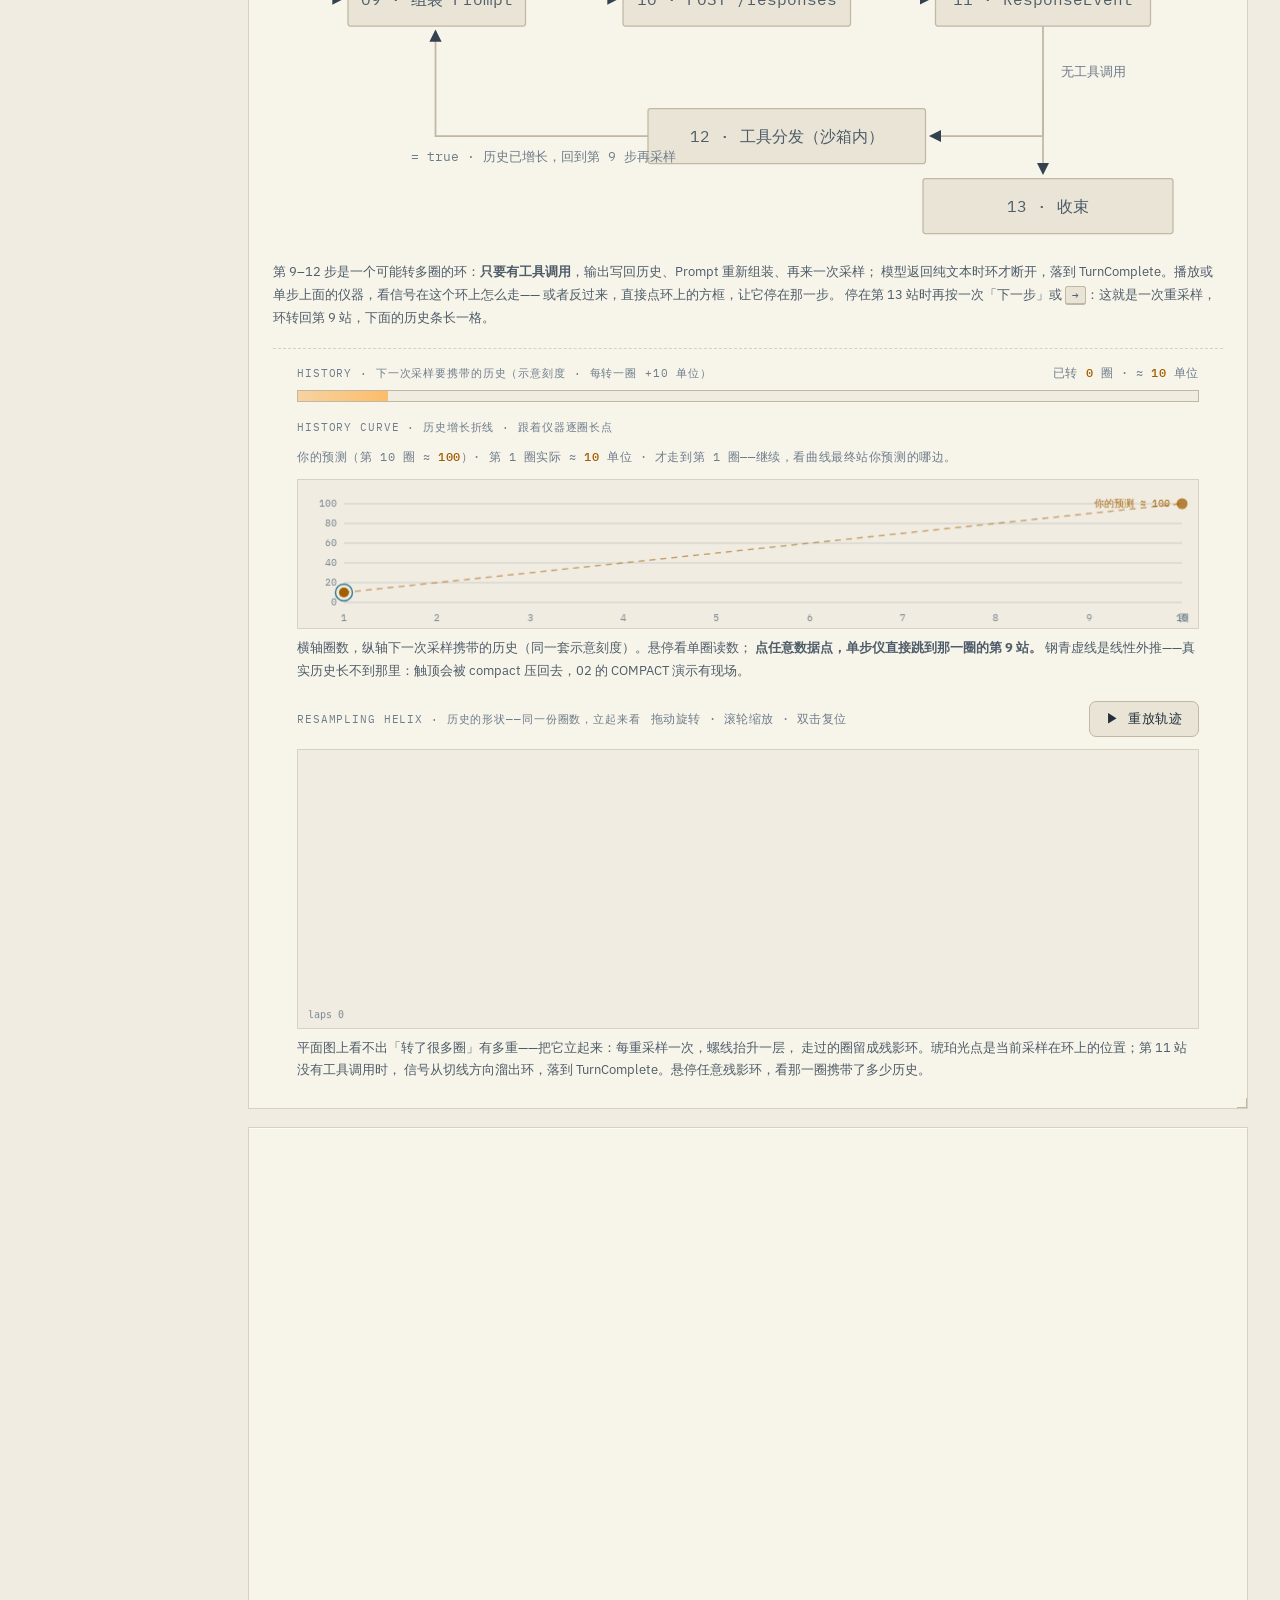
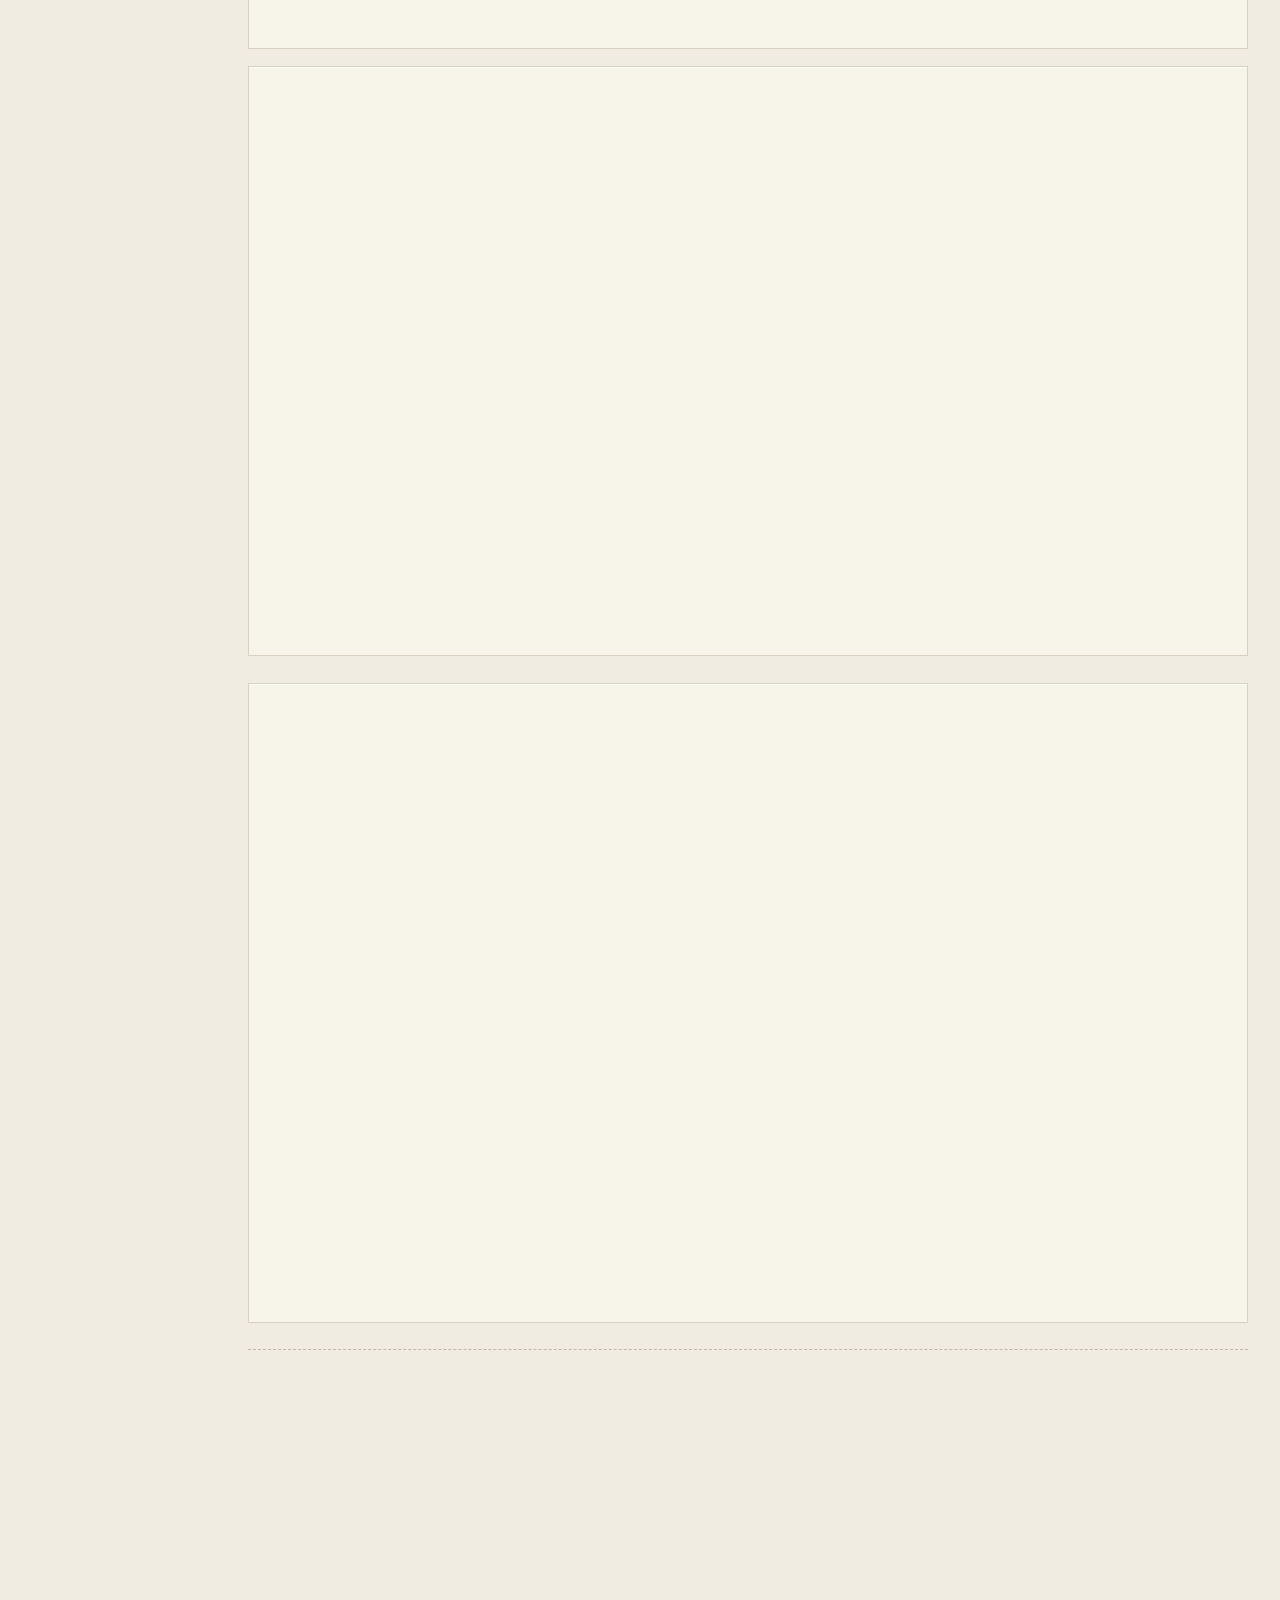
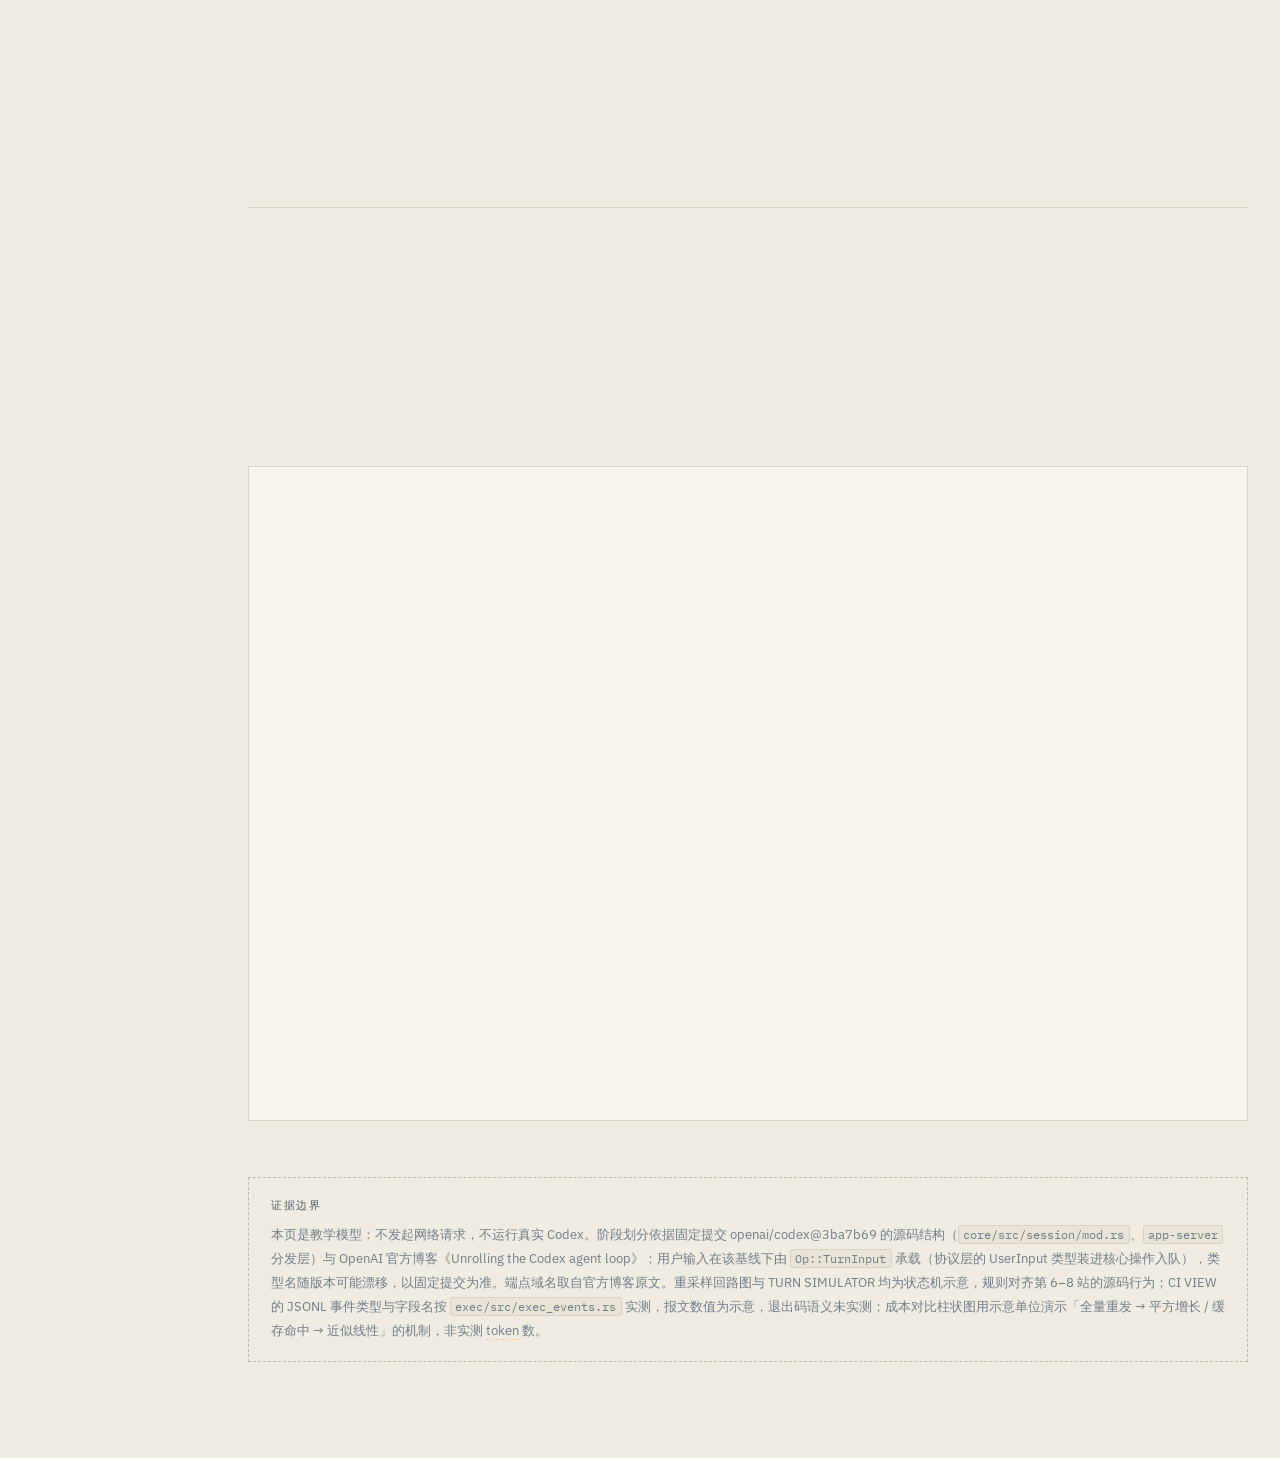
<file: labs/loop.html>
<!DOCTYPE html>
<html lang="zh-CN">
<head>
<meta charset="UTF-8">
<meta name="viewport" content="width=device-width, initial-scale=1.0">
<meta name="theme-color" content="#101418">
<title>01 循环回路 · 一轮对话的单步仪 — CODEX ATLAS</title>
<meta name="description" content="从 codex 命令到 TurnComplete：把一轮 Codex 对话拆成 13 个阶段单步走。每一步给出真实文件路径与事件名。">
<link rel="icon" type="image/svg+xml" href="data:image/svg+xml,%3Csvg xmlns='http://www.w3.org/2000/svg' viewBox='0 0 32 32'%3E%3Crect width='32' height='32' fill='%23101418'/%3E%3Cpath d='M7 9l8 7-8 7' stroke='%23ffb454' stroke-width='2.6' fill='none'/%3E%3Cpath d='M17 23h9' stroke='%238fc7e8' stroke-width='2.6'/%3E%3C/svg%3E">
<meta property="og:type" content="website">
<meta property="og:site_name" content="CODEX ATLAS">
<meta property="og:title" content="01 循环回路 · 一轮对话的单步仪 — CODEX ATLAS">
<meta property="og:description" content="13 站单步播放：npm 启动器 → 队列对 → Prompt 组装 → SSE 采样 → 工具分发 → TurnComplete，每站给出真实文件路径与事件名。">
<meta property="og:url" content="https://shine-233.github.io/codex-atlas/labs/loop.html">
<meta property="og:image" content="https://shine-233.github.io/codex-atlas/assets/og.png">
<meta name="twitter:card" content="summary_large_image">
<link rel="preconnect" href="https://fonts.googleapis.com">
<link rel="preconnect" href="https://fonts.gstatic.com" crossorigin>
<link href="https://fonts.googleapis.com/css2?family=IBM+Plex+Mono:wght@400;500;600&family=IBM+Plex+Sans:wght@400;500;600&display=swap" rel="stylesheet">
<link rel="stylesheet" href="../assets/styles.css">
<style>
  .lab-grid { display: grid; grid-template-columns: 250px 1fr; gap: 0; }
  @media (max-width: 860px) { .lab-grid { grid-template-columns: 1fr; } }

  .stage-rail {
    border-right: 1px solid var(--line);
    max-height: 520px;
    overflow-y: auto;
  }
  @media (max-width: 860px) {
    .stage-rail { border-right: none; border-bottom: 1px solid var(--line); max-height: 200px; }
  }
  .stage-item {
    display: flex;
    gap: 10px;
    align-items: baseline;
    width: 100%;
    text-align: left;
    background: none;
    border: none;
    border-bottom: 1px solid var(--line);
    color: var(--dim);
    font-family: var(--mono);
    font-size: 12px;
    padding: 9px 14px;
    cursor: pointer;
    line-height: 1.5;
  }
  .stage-item:hover { color: var(--ink); background: var(--bg2); }
  .stage-item .no { color: var(--faint); font-size: 10.5px; flex-shrink: 0; width: 20px; }
  .stage-item.on { background: var(--amber-dim); color: var(--amber); }
  .stage-item.on .no { color: var(--amber); }
  .stage-item.done .no::after { content: "·"; }

  .stage-detail { padding: 22px 24px; min-height: 380px; }
  .stage-detail h3 { margin: 0 0 6px; font-size: 19px; }
  .chips { display: flex; flex-wrap: wrap; gap: 6px; margin: 12px 0; }
  .stage-body { color: var(--dim); max-width: 40em; }
  .stage-body b { color: var(--ink); font-weight: 500; }

  /* 真实源码抽屉 */
  .stage-src { margin-top: 16px; }
  .src-toggle { font-family: var(--mono); font-size: 11px; letter-spacing: .06em; }
  .src-pre {
    background: var(--bg0); border: 1px solid var(--line);
    padding: 12px 14px; margin-top: 10px;
    font-family: var(--mono); font-size: 11.5px; line-height: 1.85;
    color: var(--dim); overflow-x: auto; white-space: pre;
  }
  .src-pre .src-loc { color: var(--faint); font-size: 10px; letter-spacing: .06em; }
  .src-pre .src-code { color: var(--ink); }

  .controls {
    display: flex;
    align-items: center;
    flex-wrap: wrap;
    gap: 10px;
    padding: 14px 24px;
    border-top: 1px dashed var(--line-strong);
  }
  .controls .slider-wrap { flex: 1; min-width: 160px; display: flex; align-items: center; gap: 12px; }
  .controls .pos { font-family: var(--mono); font-size: 11px; color: var(--faint); white-space: nowrap; }
  .tick-ruler { display: flex; justify-content: space-between; padding: 0 2px; margin-top: -4px; }
  .tick-ruler i { width: 1px; height: 5px; background: var(--line-strong); }

  /* Turn 沙盒模拟器 */
  .sim-grid { display: grid; grid-template-columns: 1fr 1fr; gap: 0; }
  @media (max-width: 860px) { .sim-grid { grid-template-columns: 1fr; } }
  .sim-left { border-right: 1px solid var(--line); padding: 18px 22px; }
  @media (max-width: 860px) { .sim-left { border-right: none; border-bottom: 1px solid var(--line); } }
  .sim-state-row { display: flex; flex-wrap: wrap; gap: 8px; margin: 10px 0 14px; }
  .sim-chip {
    font-family: var(--mono); font-size: 12px; letter-spacing: .04em;
    padding: 5px 12px; border: 1px solid var(--line-strong);
    background: var(--bg2); color: var(--dim);
    transition: color var(--t-fast), border-color var(--t-fast), background var(--t-fast);
  }
  .sim-chip.live { color: var(--amber); border-color: rgba(255,180,84,.5); background: var(--amber-dim); }
  .sim-chip.donechip { color: var(--ok); border-color: rgba(123,201,139,.45); background: var(--ok-dim); }
  .sim-actions { display: flex; flex-wrap: wrap; gap: 8px; margin-top: 4px; }
  .sim-log {
    padding: 14px 18px; min-height: 208px; max-height: 260px; overflow-y: auto; overflow-x: auto;
    font-family: var(--mono); font-size: 11.5px; line-height: 2.05;
    background: var(--bg0);
  }
  .sim-log p { margin: 0; color: var(--dim); white-space: nowrap; overflow: hidden; text-overflow: ellipsis; }
  .sim-log .lg-no { color: var(--faint); margin-right: 9px; }
  .sim-log .lg-req { color: var(--amber); }
  .sim-log .lg-ev { color: var(--steel); }
  .sim-log .lg-ok { color: var(--ok); }
  .sim-log .lg-note { color: var(--faint); }
  .sim-empty { color: var(--faint); }

  /* 先猜后揭 */
  .bet-row { display: flex; flex-wrap: wrap; align-items: center; gap: 8px; margin: 0 0 14px; }
  .bet-row .bet-q { font-size: 13.5px; color: var(--ink); margin-right: 6px; }
  .bet-row .cq-opt { padding: 5px 12px; font-size: 12.5px; }
  #bet-out { margin: 0 0 4px; }

  /* 再采样圈数 · 历史增长条（与上方单步仪、下方成本对照同一套刻度） */
  .lap-meter { padding: 14px 24px 4px; border-top: 1px dashed var(--line); margin-top: 18px; }
  .lap-head {
    display: flex; justify-content: space-between; align-items: baseline;
    gap: 10px; flex-wrap: wrap; margin-bottom: 7px;
  }
  .lap-tag {
    font-family: var(--mono); font-size: 11px; color: var(--faint);
    letter-spacing: .08em;
  }
  .lap-track {
    height: 12px; background: var(--bg0);
    border: 1px solid var(--line-strong); overflow: hidden;
  }
  .lap-track i {
    display: block; height: 100%; width: 10%;
    background: linear-gradient(90deg, rgba(255,180,84,.45), rgba(255,180,84,.85));
    transition: width .45s cubic-bezier(0.2, 0.8, 0.2, 1);
  }
  /* 历史增长折线仪：跟着单步仪逐圈长点 */
  #hist-curve {
    position: relative; height: 150px; margin-top: 12px;
    border: 1px solid var(--line); background: var(--bg0);
  }
  #hist-curve canvas { position: absolute; inset: 0; width: 100%; height: 100%; display: block; cursor: crosshair; }
  /* 重采样螺旋仪：同一份圈数数据立起来看 */
  #helix-host {
    position: relative; height: 280px; margin-top: 12px;
    border: 1px solid var(--line); background: var(--bg0);
    cursor: grab; touch-action: none; overflow: hidden;
  }
  #helix-host.dragging { cursor: grabbing; }
  /* 第 11 站现场：SSE 事件瀑布 */
  .sse-grid {
    display: grid; grid-template-columns: 1.15fr .85fr;
    gap: 14px; padding: 4px 24px 0;
  }
  .sse-log {
    margin: 0; min-height: 216px;
    background: var(--bg0); border: 1px solid var(--line);
    padding: 14px 16px;
    font-family: var(--mono); font-size: 12px; line-height: 2.05;
    color: var(--dim); white-space: pre-wrap; overflow-x: auto;
  }
  .sse-log .ev-name { color: var(--steel); }
  .sse-log .ev-note { color: var(--faint); }
  .sse-log > div { cursor: pointer; padding: 1px 5px; border-left: 2px solid transparent; transition: background var(--t-fast) ease, border-color var(--t-fast) ease; }
  .sse-log > div:hover { background: var(--amber-dim); border-left-color: var(--amber); }
  .sse-log > div.past { border-left-color: rgba(143, 199, 232, .4); }
  /* 双剧本：站牌 + 第二圈 + 核心侧行（不经过模型流的事件） */
  .sse-log .st-tag {
    display: inline-block; font-family: var(--mono); font-size: 9px;
    letter-spacing: .06em; color: var(--faint);
    border: 1px solid var(--line-strong); padding: 0 5px; margin-right: 4px;
  }
  .sse-log > div.lap2 { background: rgba(143, 199, 232, .05); }
  .sse-log > div.lap2 .st-tag { color: var(--steel); border-color: rgba(143, 199, 232, .4); }
  .sse-log > div.core .ev-name { color: var(--faint); font-style: italic; }
  .sse-sys {
    font-family: var(--mono); font-size: 12px; color: var(--dim);
    background: var(--bg0); border: 1px dashed var(--line-strong);
    padding: 4px 9px; margin: 4px 0; white-space: pre-wrap;
  }
  .sse-sys.resample { color: var(--steel); border-style: solid; background: transparent; }
  .sse-right { display: flex; flex-direction: column; gap: 10px; }
  .sse-bubble {
    background: var(--bg2); border: 1px dashed var(--line-strong);
    padding: 14px 16px; min-height: 96px;
    font-size: 14.5px; line-height: 1.85;
    transition: border-color var(--t-med) var(--ease);
  }
  .sse-bubble.done { border-style: solid; }
  .sse-bubble .sse-idle { color: var(--faint); font-size: 13px; }
  .sse-caret {
    display: inline-block; width: 8px; height: 1.05em;
    background: var(--amber); vertical-align: -2px; margin-left: 2px;
    animation: ca-blink 1s steps(2) infinite;
  }
  .sse-usage {
    font-family: var(--mono); font-size: 11.5px; color: var(--faint);
    letter-spacing: .04em; min-height: 20px;
  }
  #sse-panel.on-stage { border-color: rgba(255, 180, 84, .5); box-shadow: inset 3px 0 0 var(--amber-dim), 0 0 0 1px rgba(255,180,84,.18); }
  @media (max-width: 1023px) { .sse-grid { grid-template-columns: 1fr; } }
</style>
</head>
<body>

<a class="skip-link" href="#main">跳到主内容</a>

<nav class="rail" aria-label="站点线路">
  <a class="rail-brand" href="../index.html">
    <span class="sig">CODEX<b>//</b>ATLAS</span>
    <span class="sub">源码交互图鉴</span>
  </a>
  <div class="rail-chs">
    <a class="rail-ch" href="../index.html"><span class="ch-no">00</span>总览</a>
    <a class="rail-ch" href="loop.html"><span class="ch-no">01</span>循环回路</a>
    <a class="rail-ch" href="prompt.html"><span class="ch-no">02</span>输入组装</a>
    <a class="rail-ch" href="sandbox.html"><span class="ch-no">03</span>权限沙箱</a>
    <a class="rail-ch" href="appserver.html"><span class="ch-no">04</span>协议线路</a>
    <a class="rail-ch" href="atlas.html"><span class="ch-no">05</span>Crate 图谱</a>
    <a class="rail-ch" href="../glossary.html"><span class="ch-no">06</span>术语速查</a>
    <a class="rail-ch" href="deep.html"><span class="ch-no">07</span>深水区</a>
    <a class="rail-ch" href="dive.html"><span class="ch-no">08</span>调用栈下潜</a>
  </div>
  <div class="rail-foot">基线 openai/codex<br>@3ba7b69 · Apache-2.0<br>非官方 · 与 OpenAI 无关</div>
</nav>

<div class="topbar">
  <span class="sig">CODEX<b>//</b>ATLAS</span>
  <button class="nav-toggle" aria-expanded="false" aria-controls="mnav">菜单</button>
</div>
<div class="mobile-nav" id="mnav">
  <a href="../index.html">00 · 总览</a>
  <a href="loop.html">01 · 循环回路</a>
  <a href="prompt.html">02 · 输入组装</a>
  <a href="sandbox.html">03 · 权限沙箱</a>
  <a href="appserver.html">04 · 协议线路</a>
  <a href="atlas.html">05 · Crate 图谱</a>
  <a href="../glossary.html">06 · 术语速查</a>
  <a href="deep.html">07 · 深水区</a>
  <a href="dive.html">08 · 调用栈下潜</a>
</div>

<div class="wrap">
  <main class="container" id="main">

    <div class="status-strip">
      <span><i class="dot"></i>教学模型：不发网络请求，不运行真实 Codex</span>
      <span>阶段依据固定提交源码结构</span>
    </div>

    <header style="padding-top:16px;">
      <div class="miniscope" id="miniscope" aria-hidden="true"></div>
      <p class="eyebrow"><span class="tick">▮</span>01 循环回路</p>
      <h1>一轮对话的完整回路，<br>十三站，站站可停。</h1>
      <p class="lede">
        从你敲下 <code>codex</code> 到模型吐出最终回答，中间要过十三站。
        这台仪器把每一站拆开：哪份文件在做事、什么事件正在流动、为什么改一行代码常常要过两次模型。
        播放键走全程；滑杆和方向键可以停在任意一站反复看。
      </p>
    </header>

    <section class="panel hot" style="margin-top:30px;">
      <div class="panel-title">
        <h3 id="readout-title">阶段 <b id="pos-now">01</b> / 13 · <span id="cur-name">npm 启动器交棒</span></h3>
        <span class="readout" id="play-state">待机 STANDBY</span>
      </div>

      <div class="lab-grid">
        <ol class="stage-rail" id="rail" style="margin:0;padding:0;list-style:none;" aria-label="13 个阶段列表"></ol>

        <div class="stage-detail" aria-live="polite">
          <h3 id="d-title"></h3>
          <div class="chips" id="d-files"></div>
          <div class="chips" id="d-events"></div>
          <p class="stage-body" id="d-body"></p>
          <div class="stage-src" id="d-src" hidden></div>
          <p class="small muted" id="d-next" style="border-left:2px solid var(--line-strong);padding-left:12px;margin-top:18px;"></p>
        </div>
      </div>

      <div class="controls">
        <button class="btn" id="prev" aria-label="上一阶段">◀ 上一步</button>
        <button class="btn primary" id="toggle" aria-label="播放全部阶段">▶ 播放全程</button>
        <button class="btn" id="next" aria-label="下一阶段">下一步 ▶</button>
        <div class="seg" role="group" aria-label="播放速度">
          <button data-sp="0.6">慢</button>
          <button data-sp="1" class="on">常速</button>
          <button data-sp="1.8">快</button>
        </div>
        <div class="slider-wrap">
          <input type="range" id="seek" min="1" max="13" step="1" value="1" aria-label="跳转到阶段">
          <span class="pos"><b id="pos-num">01</b>/13</span>
        </div>
      </div>
      <div class="tick-ruler" style="padding:0 24px 14px;" aria-hidden="true">
        <i></i><i></i><i></i><i></i><i></i><i></i><i></i><i></i><i></i><i></i><i></i><i></i><i></i>
      </div>
    </section>

    <p class="small muted" style="margin-top:14px;">
      键盘：<span class="kbd">←</span> <span class="kbd">→</span> 切换阶段，<span class="kbd">空格</span> 播放/暂停。当前进度写入地址栏，刷新不丢。
    </p>

    <!-- 会话建立段：与前 8 站联动 -->
    <section class="panel" id="setup-panel">
      <div class="panel-title">
        <h3>SETUP CHAIN · 会话建立段（01–08）</h3>
        <span class="readout">随上方阶段联动 · 只走一遍，不循环</span>
      </div>
      <div class="loopmap" id="setupmap" role="group"
           aria-label="会话建立段示意图：npm 启动器、Rust CLI、TUI 内嵌 App Server、TurnStart、核心分发、队列对、占用检查、TurnStarted 八站依次相连"></div>
      <p class="small muted" style="margin:8px 0 0;">
        前 8 站是一条单向的建立段：<b>进程接力</b>（1–3）→ <b>协议下单</b>（4–5）→
        <b>队列与占用</b>（6–7）→ 轮次开闸（8）。第 8 站之后，信号才进入下方那个可循环的采样环。
        图里的每个方框都能点，点了单步仪就跳到那一站；图太小就滚轮缩放、拖拽平移，双击复位。
      </p>
    </section>

    <!-- 采样回路图：与上方单步仪联动 -->
    <section class="panel" id="loopmap-panel">
      <div class="panel-title">
        <h3>RESAMPLING MAP · 循环体的形状</h3>
        <span class="readout">随上方阶段联动 · 拓扑依据源码结构</span>
      </div>
      <div class="loopmap" id="loopmap" role="group"
           aria-label="采样回路示意图：阶段九到十二构成循环体，有工具调用就带着增长后的历史回到第九步再次采样，没有工具调用则收束到第十三步"></div>
      <p class="small muted" style="margin:8px 0 0;">
        第 9–12 步是一个可能转多圈的环：<b>只要有工具调用</b>，输出写回历史、Prompt 重新组装、再来一次采样；
        模型返回纯文本时环才断开，落到 TurnComplete。播放或单步上面的仪器，看信号在这个环上怎么走——
        或者反过来，直接点环上的方框，让它停在那一步。
        停在第 13 站时再按一次「下一步」或 <span class="kbd">→</span>：这就是一次重采样，
        环转回第 9 站，下面的历史条长一格。
      </p>
      <div class="lap-meter">
        <div class="lap-head">
          <span class="lap-tag">HISTORY · 下一次采样要携带的历史（示意刻度 · 每转一圈 +10 单位）</span>
          <span class="match-readout">已转 <b id="lap-n">0</b> 圈 · ≈ <b id="hist-n">10</b> 单位</span>
        </div>
        <div class="lap-track"><i id="lap-fill"></i></div>
        <div class="lap-head" style="margin-top:16px;">
          <span class="lap-tag">HISTORY CURVE · 历史增长折线 · 跟着仪器逐圈长点</span>
          <span class="match-readout" id="hc-read">走一圈，多点一个数据点</span>
        </div>
        <div id="hist-curve" aria-hidden="true"></div>
        <p class="small muted" style="margin:8px 0 0;">
          横轴圈数，纵轴下一次采样携带的历史（同一套示意刻度）。悬停看单圈读数；
          <b style="color:var(--dim);">点任意数据点，单步仪直接跳到那一圈的第 9 站。</b>
          钢青虚线是线性外推——真实历史长不到那里：触顶会被 compact 压回去，02 的 COMPACT 演示有现场。
        </p>
        <div class="lap-head" style="margin-top:18px;">
          <span class="lap-tag">RESAMPLING HELIX · 历史的形状——同一份圈数，立起来看</span>
          <span class="match-readout" id="helix-read">拖动旋转 · 滚轮缩放 · 双击复位</span>
          <button class="btn" id="helix-replay" type="button" style="margin-left:auto;">▶ 重放轨迹</button>
        </div>
        <div id="helix-host" aria-hidden="true"></div>
        <p class="small muted" style="margin:8px 0 0;">
          平面图上看不出「转了很多圈」有多重——把它立起来：每重采样一次，螺线抬升一层，
          走过的圈留成残影环。琥珀光点是当前采样在环上的位置；第 11 站没有工具调用时，
          信号从切线方向溜出环，落到 TurnComplete。悬停任意残影环，看那一圈携带了多少历史。
        </p>
      </div>
    </section>

    <!-- 第 11 站现场：SSE 事件瀑布 -->
    <section class="panel" id="sse-panel">
      <div class="panel-title">
        <h3>SSE WATERFALL · 第 11 站现场：一条回答是怎么流回来的</h3>
        <span class="readout">左边是事件序列 · 右边是 TUI 画面</span>
      </div>
      <div class="sse-grid">
        <pre class="sse-log" id="sse-log" aria-label="ResponseEvent 事件序列示意"></pre>
        <div class="sse-right">
          <div class="sse-bubble" id="sse-bubble"><span class="sse-idle">按「播放事件流」，六步看完这条消息的一生。</span><span class="sse-caret" hidden></span></div>
          <div class="sse-usage" id="sse-usage"></div>
        </div>
      </div>
      <div class="seg" role="group" aria-label="回放剧本：改变问题本身" style="margin-bottom:8px;">
        <button data-ss="text" class="on">剧本 A · 纯文本收尾</button>
        <button data-ss="tool">剧本 B · 半路杀出工具调用</button>
      </div>
      <div class="controls">
        <button class="btn primary" id="sse-play" type="button">▶ 播放事件流</button>
        <button class="btn" id="sse-reset" type="button">↺ 重放</button>
        <input type="range" id="sse-seek" min="0" max="6" step="1" value="0"
               aria-label="事件回放进度：拖动或点任意事件行跳转"
               style="flex:1;min-width:110px;max-width:260px;">
        <span class="match-readout" id="sse-count" aria-live="polite"></span>
      </div>
      <p class="small muted" style="margin:12px 0 0;">
        剧本 A 演的是<b>纯文本收尾</b>：Completed 不带工具调用，needs_follow_up 为 false，直接落到第 13 站。
        切到<b>剧本 B</b>，第 3 条 OutputItemDone 带回 function_call——事件流拐进第 12 站，
        工具执行那段（EventMsg）根本不走模型流，历史写回后回到第 9 站二圈再采样，usage 累计两次。
        第二圈的事件用钢青底标出——和第一圈逐条对比，resampling 就不再是抽象名词。
        事件名与先后顺序依据 <code>ModelClientSession::stream</code> 的重新发布逻辑，报文内容为示意。
      </p>
    </section>

    <!-- Turn 沙盒：把第 6–8 站的队列对与占用规则交到你手上 -->
    <section class="panel" id="sim-panel">
      <div class="panel-title">
        <h3>TURN SIMULATOR · 自己开一轮</h3>
        <span class="readout">状态机演示 · 规则即第 6–8 站</span>
      </div>
      <div class="sim-grid">
        <div class="sim-left">
          <div class="pipe-k">SESSION STATE</div>
          <div class="sim-state-row">
            <span class="sim-chip" id="sim-task">空闲 IDLE · 没有 running task</span>
            <span class="sim-chip" id="sim-lap">未开始采样</span>
          </div>
          <div class="lap-head" style="margin-bottom:7px;">
            <span class="lap-tag">HISTORY · 当前历史长度（示意刻度）</span>
            <span class="match-readout">≈ <b id="sim-hist">0</b> 单位</span>
          </div>
          <div class="lap-track"><i id="sim-fill" style="width:0%;"></i></div>
          <div class="sim-actions" style="margin-top:16px;">
            <button class="btn primary" id="sim-input">✎ 发一条新输入</button>
            <button class="btn" id="sim-tool" disabled>⚒ 模型调用工具</button>
            <button class="btn" id="sim-answer" disabled>✓ 模型直接回答</button>
            <button class="btn" id="sim-steer" disabled>↯ 运行中再插一句</button>
            <button class="btn" id="sim-reset">重置</button>
          </div>
          <p class="small muted" style="margin:12px 0 0;">
            规则只有三条，全部来自上面的第 6–8 站：同一时刻最多一个 running task；
            忙碌时来的新输入走 steer，<b>并入当前轮而不是排队</b>；
            有工具调用就再采样一圈，模型给出纯文本才收束。
            试试在运行中连发两条输入——它们会先后并进同一个 turn。
          </p>
        </div>
        <div class="sim-log" id="sim-log" aria-live="polite">
          <p class="sim-empty">// 队列对空转中。发一条输入，看 Submission → Event 两侧怎么动。</p>
        </div>
      </div>
      <details class="src-details" style="margin:0 24px 20px;">
        <summary>⌨ 看真实源码 · steer_input：把新输入并进正在跑的轮</summary>
        <pre><span class="src-loc">codex-rs/core/src/session/turn_input.rs :551-560（签名）+ :619-637（入队核心）· @3ba7b69 实测</span>
<span class="src-code">async fn steer_input(
    &amp;self,
    input: &amp;mut Vec&lt;UserInput&gt;,
    additional_context: BTreeMap&lt;String, AdditionalContextEntry&gt;,
    expected_turn_id: Option&lt;&amp;str&gt;,
    …
) -&gt; Result&lt;String, NotSubmittedReason&gt; {

// ……入队核心（:545-563）：
pending_input.push(TurnInput::UserInput {
    content: std::mem::take(input),
    client_id: client_user_message_id,
});
if let Some(incoming_root_turn_id) = incoming_root_turn_id
    &amp;&amp; active_task.turn_context.turn_metadata_state.root_turn_id() != incoming_root_turn_id
{
    active_task
        .turn_context
        .turn_metadata_state
        .mark_root_turn_ambiguous();
}
self.input_queue
    .extend_pending_input_and_accept_mailbox_delivery_for_turn_state(
        active_turn.turn_state.as_ref(),
        pending_input,
    )
    .await;
Ok(active_turn_id.clone())</span></pre>
      </details>
      <p class="small muted" style="margin:14px 0 0;">上面演的是 steer 成功并入。源码里还要处理 steer <b>输掉竞态</b>的两种情况：轮次已经结束（没有 active turn 可插话），或者缓存里的 turn id 过期——后者会带着服务器当前的真实 id 重试一次。</p>
      <details class="src-details">
        <summary>🔍 看真实源码 · steer 竞态的两种败局与恢复</summary>
        <pre><span class="src-loc">codex-rs/tui/src/app.rs :669-698 · @3ba7b69 实测</span>
<span class="src-code">#[derive(Debug, Clone, PartialEq, Eq)]
enum ActiveTurnSteerRace {
    Missing,
    ExpectedTurnMismatch { actual_turn_id: String },
}

fn active_turn_steer_race(error: &amp;TypedRequestError) -&gt; Option&lt;ActiveTurnSteerRace&gt; {
    /* ... */
    if method != "turn/steer" {
        return None;
    }
    if source.message == "no active turn to steer" {
        return Some(ActiveTurnSteerRace::Missing);
    }

    // App-server steer mismatches mean our cached active turn id is stale, but the response
    // includes the server's current active turn so we can resynchronize and retry once.
    let mismatch_prefix = "expected active turn id `";
    let mismatch_separator = "` but found `";
    let actual_turn_id = source.message
        .strip_prefix(mismatch_prefix)?
        .split_once(mismatch_separator)?
        .1
        .strip_suffix('`')?
        .to_string();
    Some(ActiveTurnSteerRace::ExpectedTurnMismatch { actual_turn_id })
}</span></pre>
      </details>
    </section>

    <!-- CI 视角：codex exec --json 的 stdout 事件流 -->
    <section class="panel" id="ci-panel" style="margin-top:26px;">
      <div class="panel-title">
        <h3>CI VIEW · codex exec --json：同一轮在流水线里的样子</h3>
        <span class="readout">事件模式按 exec_events.rs 实测 · 报文内容为示意</span>
      </div>
      <p class="muted small" style="padding:0 24px;margin-bottom:12px;">
        TUI 里那些动画，到了 CI 里一行都不剩。带 <code>--json</code> 跑 <code>exec</code> 子命令，
        核心泵出的事件换成<b>一行一个 JSON 对象</b>直接写 stdout——事件类型与字段名全部实测自
        <code>exec/src/exec_events.rs</code> 的 ThreadEvent / ThreadItem 定义；数值是编的，形状是真的。
      </p>
      <div class="sse-grid">
        <pre class="sse-log" id="ci-log" aria-label="codex exec --json 的 stdout JSONL 输出示意"></pre>
        <div class="sse-right">
          <div class="lap-head" style="margin-bottom:7px;">
            <span class="lap-tag">PIPELINE · 流水线侧怎么消费</span>
          </div>
          <pre class="cfg-pre" id="ci-jq" style="font-size:11px;">$ codex exec --json "跑通测试再汇报" \
  | jq -r 'select(.type=="item.completed")
           | .item.command // .item.text // empty'</pre>
          <div class="sim-state-row" style="margin-top:10px;">
            <span class="sim-chip" id="ci-chip-ev">0 events</span>
            <span class="sim-chip" id="ci-chip-exit">idle</span>
          </div>
          <p class="small" id="ci-out" style="color:var(--dim);line-height:1.8;min-height:72px;margin:10px 0 0;">
            按「播放」，左边逐行吐 JSONL，右边看流水线抓到什么。
          </p>
        </div>
      </div>
      <div class="seg" role="group" aria-label="回放剧本" style="margin:0 24px 8px;">
        <button data-ci="text" class="on">剧本 A · 纯文本收尾</button>
        <button data-ci="tool">剧本 B · 一圈工具调用</button>
        <button data-ci="fail">剧本 C · turn.failed</button>
      </div>
      <div class="controls">
        <button class="btn primary" id="ci-play" type="button">▶ 播放事件流</button>
        <button class="btn" id="ci-reset" type="button">↺ 重放</button>
        <span class="match-readout" id="ci-count" aria-live="polite"></span>
      </div>
      <details class="src-details" style="margin:14px 24px 20px;">
        <summary>⌨ 看真实源码 · --json 旗标与 ThreadEvent 全家福</summary>
        <pre><span class="src-loc">codex-rs/exec/src/cli.rs :58-65 · @3ba7b69 实测</span>
<span class="src-code">    /// Print events to stdout as JSONL.
    #[arg(
        long = "json",
        alias = "experimental-json",
        default_value_t = false,
        global = true
    )]
    pub json: bool,</span></pre>
        <pre><span class="src-loc">codex-rs/exec/src/exec_events.rs :8-37 · @3ba7b69 实测（doc 注释截取）</span>
<span class="src-code">/// Top-level JSONL events emitted by codex exec
#[derive(Debug, Clone, Serialize, Deserialize, PartialEq, TS)]
#[serde(tag = "type")]
pub enum ThreadEvent {
    /// Emitted when a new thread is started as the first event.
    #[serde(rename = "thread.started")]
    ThreadStarted(ThreadStartedEvent),
    /// Emitted when a turn is started by sending a new prompt to the model.
    #[serde(rename = "turn.started")]
    TurnStarted(TurnStartedEvent),
    /// Emitted when a turn is completed.
    #[serde(rename = "turn.completed")]
    TurnCompleted(TurnCompletedEvent),
    /// Indicates that a turn failed with an error.
    #[serde(rename = "turn.failed")]
    TurnFailed(TurnFailedEvent),
    /// Emitted when a new item is added to the thread.
    #[serde(rename = "item.started")]
    ItemStarted(ItemStartedEvent),
    /// Emitted when an item is updated.
    #[serde(rename = "item.updated")]
    ItemUpdated(ItemUpdatedEvent),
    /// Signals that an item has reached a terminal state.
    #[serde(rename = "item.completed")]
    ItemCompleted(ItemCompletedEvent),
    /// Represents an unrecoverable error emitted directly by the event stream.
    #[serde(rename = "error")]
    Error(ThreadErrorEvent),
}</span></pre>
        <p class="small muted" style="margin:8px 0 0;">
          条目载荷是 <code>ThreadItem</code> + <code>ThreadItemDetails</code>（同文件 :96-133）九选一：
          agent_message / reasoning / command_execution / file_change / mcp_tool_call / collab_tool_call /
          web_search / todo_list / error。<code>Usage</code> 五字段（含 cached 与 cache_write）在 :59-73。
          TUI 和 --json 共用同一个核心，差别只在末端渲染器：人话版是
          <code>event_processor_with_human_output.rs</code>，JSONL 版是 <code>event_processor_with_jsonl_output.rs</code>
          （serde_json::to_string 后 println，:104-110 附近）。退出码语义本站未实测，右侧 exit 标签仅示意。
        </p>
      </details>
    </section>

    <!-- 重采样成本对照 -->
    <section class="cost-demo" id="cost-demo">
      <h2>为什么改一行代码常常要过两次模型</h2>
      <p class="muted small">
        环每转一圈，历史就更长一点，而下一次采样<b>仍然全量重发</b>（02 第 7 层）。
        不做优化的话，累计发送量按采样次数平方增长；Codex 靠提示缓存命中把重复历史的计费打成约一折，
        累计成本被压回近似线性。
      </p>
      <div class="bet-row" id="bet-row" role="group" aria-label="先猜后揭：缓存能省多少">
        <span class="bet-q">先别拉滑杆——猜一下，采样 10 次时，「无缓存」的累计发送量是「缓存命中」的大约几倍？</span>
        <button class="cq-opt" data-bet="low">差不到一倍半</button>
        <button class="cq-opt" data-bet="mid">约 4 倍</button>
        <button class="cq-opt" data-bet="high">接近 10 倍</button>
      </div>
      <p class="small muted" id="bet-out"></p>
      <div class="cost-slider">
        <input type="range" id="cost-laps" min="1" max="10" step="1" value="5"
               aria-label="采样次数（环转几圈）">
        <span class="cost-laps-readout">采样 <b id="laps-n">5</b> 次 · 每次带一次工具调用 · 缓存价按
          <span id="cost-discount-scrub"></span> 示意（左右拖）</span>
      </div>
      <div class="cost-bars" id="cost-bars"></div>
      <div class="cost-x" id="cost-x"></div>
      <div class="cost-legend">
        <span><i style="background:rgba(255,180,84,.85);"></i>累计计费 · 无缓存</span>
        <span><i style="background:rgba(143,199,232,.75);"></i>累计计费 · 缓存命中</span>
        <span><label class="switch-row" style="margin-left:auto;">
          <input type="checkbox" id="cost-cache" checked>
          <span class="sw" aria-hidden="true"></span>
          假设提示缓存命中（缓存价按一折示意）
        </label></span>
      </div>
    </section>

    <hr class="sep">

    <section>
      <h2 style="margin-top:0;">这一站看完，接着去哪</h2>
      <table class="rt">
        <tbody>
          <tr><td>想看清第 9 步组装出来的请求长什么样</td><td><a href="prompt.html">02 输入组装 →</a></td></tr>
          <tr><td>想确认第 12 步工具执行时被什么策略管着</td><td><a href="sandbox.html">03 权限沙箱 →</a></td></tr>
          <tr><td>想知道 TUI 和核心之间的报文原文形状</td><td><a href="appserver.html">04 协议线路 →</a></td></tr>
        </tbody>
      </table>
    </section>

    <section class="panel" style="margin-top:26px;">
      <div id="quiz"></div>
    </section>

    <aside class="evidence">
      <div class="ev-h">证据边界</div>
      本页是教学模型：不发起网络请求，不运行真实 Codex。阶段划分依据固定提交 openai/codex@3ba7b69 的源码结构（<code>core/src/session/mod.rs</code>、<code>app-server</code> 分发层）与 OpenAI 官方博客《Unrolling the Codex agent loop》；用户输入在该基线下由 <code>Op::TurnInput</code> 承载（协议层的 UserInput 类型装进核心操作入队），类型名随版本可能漂移，以固定提交为准。端点域名取自官方博客原文。重采样回路图与 TURN SIMULATOR 均为状态机示意，规则对齐第 6–8 站的源码行为；CI VIEW 的 JSONL 事件类型与字段名按 <code>exec/src/exec_events.rs</code> 实测，报文数值为示意，退出码语义未实测；成本对比柱状图用示意单位演示「全量重发 → 平方增长 / 缓存命中 → 近似线性」的机制，非实测 token 数。
    </aside>

  </main>
</div>

<script src="../assets/panel.js"></script>
<script src="../assets/panel-page.js"></script>
<script src="../assets/panel-pet.js"></script>
<script src="../assets/panel-theme.js"></script>
<script src="../assets/sound.js"></script>
<script src="../assets/loop-hero.js"></script>
<script>
(function () {
  "use strict";

  var STAGES = [
    { n:"npm 启动器交棒", files:["codex-cli/bin/codex.js"], ev:[],
      body:"你敲的 <b>codex</b> 命令先落在一个 Node 脚本上。它不做任何业务：识别平台与架构，从 optional dependencies 里挑出对应的原生二进制，然后把控制权整个交给 Rust 程序。跨平台支持因此只换二进制，不改逻辑。",
      next:"这一步解释了为什么仓库里同时有 TypeScript 启动器和 Rust 主体两套代码。" },
    { n:"Rust CLI 分发入口", files:["codex-rs/cli/src/main.rs"], ev:["MultitoolCli"],
      body:"Rust 入口用 clap 解析 MultitoolCli。<b>没有子命令时默认启动 TUI</b>；exec、app-server、mcp-server 等子命令共用同一个原生分发物。所有客户端因此能共用同一个核心。",
      next:"注意：从这里开始，交互模式不再影响核心逻辑。" },
    { n:"TUI 挂载内嵌 App Server", files:["codex-rs/tui/src/main.rs"], ev:["AppServerTarget::embedded"],
      body:"TUI 启动时选择 AppServerTarget：本地默认走 <b>embedded</b>——App Server 跑在与 TUI 同一个进程里。即便同进程，概念上也已经被协议边界隔开：TUI 是客户端，核心是服务端。远端模式则走 websocket 连别的机器。",
      next:"OpenAI 正计划把 TUI 重构为标准客户端：启动子进程、走 stdio JSON-RPC。" },
    { n:"TurnStart 请求发出", files:["app-server-protocol（v2）"], ev:["ClientRequest::TurnStart","TurnStartParams"],
      body:"你按下回车，TUI 通过 active thread routing 把这轮输入送进 App Server。<b>TurnStartParams</b> 里带着 input、工作目录、模型、审批策略与沙箱覆盖项，字段以 camelCase 暴露给协议调用方。",
      next:"协议词（thread / turn / request）在这里首次登场，它们不属于任何一个 UI 组件。" },
    { n:"转成核心操作", files:["codex-rs/app-server/src/*"], ev:["process_request","turn_start","submit_core_op"],
      body:"分发层把客户端请求收束成 core 能理解的操作：校验输入大小与 thread 状态，做 v2 输入到核心输入的转换，构造 <b>Op::TurnInput</b>（把 UserInput 输入项装进核心操作），经 submit_core_op 送入 submit_with_trace 入队。<b>它自己不跑模型。</b>",
      next:"投递路径应读成 turn_start → submit_core_op → submit_with_trace，不是一步直达。" },
    { n:"队列对：Submission 进 Event 出", files:["core/src/session/mod.rs"], ev:["Codex::spawn","submission_loop","Op::Shutdown"],
      body:"核心抽象 <b>Codex 是一个队列对</b>：一边收 Submission/Op，一边吐 Event。spawn 创建 Session 并启动后台 submission_loop 常驻循环，直到收到 Op::Shutdown 才退出。submit 只负责生成 submission id 并入队。",
      next:"队列对是后面一切的地基：第 7 站的占用检查、第 13 站的历史写回，都发生在这两条通道上。" },
    { n:"会话占用检查", files:["core/src/session/mod.rs"], ev:["user_input_or_turn_inner","steer_input"],
      body:"一个 Session 同一时刻<b>最多只有一个 running task</b>。空闲：新建 turn 并启动 RegularTask。忙碌：尝试 steer_input，把你这句新输入导入正在跑的那一轮。<b>打断不是取消，是并入。</b>",
      next:"连续追问因此不用排队。TURN SIMULATOR 里运行中插一句话，能看到它走 steer_input 这条岔道。" },
    { n:"TurnStarted 广播", files:["core/src/session（task wrapper）"], ev:["EventMsg::TurnStarted","RegularTask::run"],
      body:"RegularTask::run 很短：先发出 <b>TurnStarted</b>，然后进入真正的循环体反复调用 run_turn。「轮次」从这里才正式开始计数——它是用户任务的生命周期单位，<b>不是</b>模型请求次数。",
      next:"一次 turn 包含几次采样，取决于模型要几次才能完成任务。" },
    { n:"build_prompt 组装", files:["core/src（Prompt 构建）"], ev:["ToolRouter::model_visible_specs","base_instructions"],
      body:"每次采样前重新组装 Prompt：<b>history 加本轮新增输入</b>、工具表来自 ToolRouter 的 model_visible_specs()、加上基础指令与 personality。模型看到的是 tool spec；handler 注册表、并发策略、审批和沙箱都在 core 内部维护。",
      next:"每一层具体装了什么、顺序如何，02 输入组装有逐层开关可以现场试。" },
    { n:"POST /responses · 读 SSE 流", files:["codex-api（HTTP 客户端）"], ev:["POST responses","SSE"],
      body:"向 Responses API 端点发起 HTTP POST：ChatGPT 登录走 chatgpt.com/backend-api/codex/responses，API key 走 api.openai.com/v1/responses，本地模型走 localhost 端点。然后循环读取 SSE 事件流。<b>每次都发送完整历史</b>，不用 previous_response_id——保持请求无状态以兼容零数据保留配置。",
      next:"发送量确实一圈比一圈大。大多少、怎么省，下面的成本对照按圈在算。" },
    { n:"ResponseEvent 流水线", files:["codex-api/src/common.rs","core/src（ModelClientSession::stream）"], ev:["OutputItemAdded","OutputTextDelta","OutputItemDone","Completed"],
      body:"core 把服务器 SSE 事件重新发布为内部事件对象：<b>OutputItemAdded</b> 表示条目开始（UI 可立即渲染），OutputTextDelta 支持流式输出，<b>OutputItemDone</b> 可能触发工具分发，Completed 带回 token usage 并给出 needs_follow_up 标记。枚举本体定义在 codex-api crate，core 经 client_common 重导出——找定义别找错地方。",
      next:"事件驱动意味着 UI 不需要读 core 内部任务状态，只消费 EventMsg。" },
    { n:"function_call → 工具分发", files:["core/src/tools/handlers/*","sandboxing"], ev:["handle_output_item_done","ToolRouter::build_tool_call"],
      body:"handle_output_item_done 用 <b>ToolRouter::build_tool_call</b> 识别工具并创建 in-flight future。只要有工具调用就置 <b>needs_follow_up = true</b>——工具输出还要反馈给模型继续推理。执行发生在沙箱策略之下：macOS Seatbelt、Linux Landlock+bwrap、Windows WFP。",
      next:"沙箱到底拦什么放什么，去 03 现场判定。" },
    { n:"写回再采样，或收束", files:["core/src/session（task wrapper）"], ev:["needs_follow_up","EventMsg::TurnComplete"],
      body:"工具输出写进 history，回到第 9 步<b>再次采样</b>——这条回路会转多少圈，取决于任务难度。当模型返回纯 assistant message（没有 tool call），needs_follow_up 为 false，本轮结束。标准的 TurnComplete envelope 由 task wrapper 在任务返回后统一发出，不在 run_turn 内部。",
      next:"收束后这一轮就结束了。转了几圈、每圈重发了多少，下面成本对照里都有。" }
  ];

  /* 每站的真实源码切片：片段与行号实测自固定提交 @3ba7b69（raw 文件逐个核对）。 */
  var SRC = {
    1: { loc: "codex-cli/bin/codex.js :195（JS 启动器）",
         code: 'const child = spawn(binaryPath, process.argv.slice(2), {\n  stdio: "inherit",\n  env,\n});' },
    2: { loc: "codex-rs/cli/src/main.rs :1093",
         code: 'match subcommand {\n    None | Some(Subcommand::Agents(_)) => {\n        prepend_config_flags(\n            &mut interactive.config_overrides,\n            root_config_overrides.clone(),\n        );' },
    3: { loc: "codex-rs/tui/src/lib.rs :269",
         code: '        environment_manager,\n        InProcessAppServerClient::start,\n    )\n    .await\n}' },
    4: { loc: "codex-rs/app-server/src/request_processors/turn_processor.rs :478",
         code: 'async fn turn_start_inner(\n    &self,\n    request_id: ConnectionRequestId,\n    params: TurnStartParams,\n    ...\n) -> Result<TurnStartResponse, JSONRPCErrorError> {' },
    5: { loc: "codex-rs/app-server/src/request_processors/turn_processor.rs :447",
         code: 'async fn submit_core_op(\n    &self,\n    request_id: &ConnectionRequestId,\n    thread: &CodexThread,\n    op: Op,\n) -> CodexResult<String> {\n    thread\n        .submit_with_trace(op, self.request_trace_context(request_id).await)\n        .await\n}' },
    6: { loc: "codex-rs/core/src/session/mod.rs :533（容量常量 :461 = 512）",
         code: 'let (tx_sub, rx_sub) = async_channel::bounded(SUBMISSION_CHANNEL_CAPACITY);\nlet (tx_event, rx_event) = async_channel::unbounded();\n// This task will run until Op::Shutdown is received.' },
    7: { loc: "codex-rs/core/src/session/turn_input.rs :282",
         code: 'let turn_state = {\n    let mut active_turn = session.active_turn.lock().await;\n    if active_turn.is_some() {\n        return Ok(TurnInputSubmission::NotSubmitted {\n            reason: NotSubmittedReason::NotIdle,\n        });\n    }' },
    8: { loc: "codex-rs/core/src/tasks/regular.rs :50",
         code: 'let event = EventMsg::TurnStarted(TurnStartedEvent {\n    turn_id: ctx.sub_id.clone(),\n    ...\n});\nsess.send_event(ctx.as_ref(), event).await;' },
    9: { loc: "codex-rs/core/src/session/turn.rs :1312（采样循环喂输入在 :1371）",
         code: 'pub(crate) fn build_prompt(\n    input: Vec<ResponseItem>,\n    step_context: &StepContext,\n    base_instructions: BaseInstructions,\n) -> Prompt {\n    Prompt {\n        input,\n        tools: step_context.tool_router.model_visible_specs(),\n        ...\n\n// 每轮采样前的输入来源（:1371）：\n// sess.clone_history().await.for_prompt(&…)' },
    10: { loc: "codex-rs/model-provider-info/src/lib.rs :40 + codex-api/src/endpoint/responses.rs :148",
          code: 'pub const CHATGPT_CODEX_BASE_URL: &str = "https://chatgpt.com/backend-api/codex";\n\n// responses.rs：SSE 请求头\nreq.headers.insert(\n    http::header::ACCEPT,\n    HeaderValue::from_static("text/event-stream"),\n);' },
    11: { loc: "codex-rs/codex-api/src/common.rs :76（Completed 在 :92）",
          code: 'pub enum ResponseEvent {\n    Created,\n    SafetyBuffering(SafetyBuffering),\n    OutputItemDone(ResponseItem),\n    OutputItemAdded(ResponseItem),\n    …\n    Completed {\n        response_id: String,\n        token_usage: Option<TokenUsage>,\n        …' },
    12: { loc: "codex-rs/core/src/tools/router.rs :148 + stream_events_utils.rs :296",
          code: 'pub fn build_tool_call(item: ResponseItem) -> Result<Option<ToolCall>, FunctionCallError> {\n    …\n\n// stream_events_utils.rs：\nmatch ToolRouter::build_tool_call(item.clone()) {\n// The model emitted a tool call; … queue the tool execution.\nOk(Some(call)) => {' },
    13: { loc: "codex-rs/core/src/session/turn.rs :2226 / :2397 / :500",
          code: 'let mut needs_follow_up = false;\n…\nneeds_follow_up |= output_result.needs_follow_up;\n…\nif !needs_follow_up {\n    last_agent_message = sampling_request_last_agent_message;' }
  };

  function escHtml(s) { return s.replace(/&/g, "&amp;").replace(/</g, "&lt;").replace(/>/g, "&gt;"); }

  var rail = document.getElementById("rail");
  var dTitle = document.getElementById("d-title");
  var dFiles = document.getElementById("d-files");
  var dEvents = document.getElementById("d-events");
  var dBody = document.getElementById("d-body");
  var dNext = document.getElementById("d-next");
  var posNow = document.getElementById("pos-now");
  var posNum = document.getElementById("pos-num");
  var curName = document.getElementById("cur-name");
  var seek = document.getElementById("seek");
  var toggleBtn = document.getElementById("toggle");
  var playState = document.getElementById("play-state");

  var cur = 1;
  var playing = false;
  var timer = null;
  var speed = 1;
  var laps = 0;   /* 环转过的圈数：第 13 站再「下一步」时 +1，回到第 9 站 */

  var lapN = document.getElementById("lap-n");
  var histN = document.getElementById("hist-n");
  var lapFill = document.getElementById("lap-fill");

  /* 螺旋仪等外部仪器读取当前圈数的唯一入口（laps 只在本作用域内变化） */
  window.CALoops = function () { return laps; };

  function renderLaps(flash) {
    if (!lapN) return;
    lapN.textContent = laps;
    histN.textContent = 10 * (laps + 1);
    lapFill.style.width = Math.min(100, (laps + 1) * 10) + "%";
    if (flash) CAFlash(lapFill.parentElement);
    if (window.CAHistCurve) CAHistCurve.sync(laps);
  }

  /* ---------- HISTORY CURVE · 历史增长折线仪（canvas，零依赖）。
     每转一圈记一个点：第 n 圈 ≈ 10n 单位，与上方历史条同一套示意刻度。
     悬停看单圈读数；点数据点跳回那一圈的第 9 站（CAHistJump 由单步仪提供）。
     钢青虚线 = 线性外推，仅作对照——真实历史触顶会被 compact 压回。 ---------- */
  window.CAHistCurve = (function () {
    var host = document.getElementById("hist-curve");
    if (!host || !window.CanvasRenderingContext2D) return null;
    var read = document.getElementById("hc-read");
    var cc = window.CACanvas ? CACanvas.create(host, { draw: function () { draw(); } }) : null;
    if (!cc) return null;
    var canvas = cc.canvas, ctx = cc.ctx;

    var REDUCed = window.PrefersReducedMotion === true;
    var AMBER = (window.CATheme ? CATheme.rgb("--amber", "255,180,84") : "255,180,84");
    var STEEL = (window.CATheme ? CATheme.rgb("--steel", "143,199,232") : "143,199,232");
    var FAINT = (window.CATheme ? CATheme.rgb("--faint", "90,103,116") : "90,103,116");

    var W = 1, H = 1;
    function size() {
      if (!cc.size()) return false;
      W = cc.W(); H = cc.H();
      return true;
    }

    var PADL = 46, PADR = 16, PADT = 14, PADB = 26;
    var MAXLAP = 10, MAXU = 110;   /* 起步刻度 10 圈 / 110 单位；圈数超过后刻度自动扩展 */
    function xOf(i) { return PADL + (W - PADL - PADR) * (i / (MAXLAP - 1)); }
    function yOf(u) { return H - PADB - (H - PADT - PADB) * (u / MAXU); }

    var pts = [];        /* pts[i] = 第 i+1 圈的历史单位 */
    var hoverI = -1;
    var pulseT0 = 0;     /* 新点落地的一圈涟漪 */
    /* Place Your Bets：先拖动琥珀把手画出预测（第 10 圈时的历史单位），
       真实点落下后与预测虚线同框对比——预期落差本身就是教学材料 */
    var pred = 100;      /* 预测的第 10 圈历史单位。默认 100 = 天真的线性外推，拖把手改它 */
    var predDrag = false;
    function predX() { return xOf(MAXLAP - 1); }
    function predY() { return yOf(pred); }

    function updateRead() {
      if (!read) return;
      if (pred != null && pts.length) {
        var actual, lapNote;
        if (pts.length >= 10) { actual = pts[9]; lapNote = "第 10 圈实际"; }
        else { actual = pts[pts.length - 1]; lapNote = "第 " + pts.length + " 圈实际"; }
        var diff = Math.round(pred - actual);
        var verdict;
        if (pts.length < 10) {
          verdict = "才走到第 " + pts.length + " 圈——继续，看曲线最终站你预测的哪边。";
        } else if (diff === 0) {
          verdict = "神预测。";
        } else if (diff > 0) {
          verdict = "你高估了 " + diff + " 单位——compact 和缓存都在把曲线往下压。";
        } else {
          verdict = "你低估了 " + (-diff) + " 单位——重采样确实很能吃历史。";
        }
        read.innerHTML = '你的预测（第 10 圈 ≈ <b>' + Math.round(pred) + '</b>）· ' + lapNote +
          ' ≈ <b>' + actual + '</b> 单位 · ' + verdict;
      } else if (pred != null) {
        read.innerHTML = '预测已下注：第 10 圈 ≈ <b>' + Math.round(pred) + '</b> 单位。走一圈，看现实站哪边。';
      }
    }
    function sync(laps) {
      var n = laps + 1;
      while (pts.length < n) { pts.push(10 * (pts.length + 1)); if (!REDUCed) pulseT0 = performance.now(); }
      while (pts.length > n) pts.pop();
      /* 圈数越过起步刻度后整体扩轴，别让折线冲出画布 */
      MAXLAP = Math.max(10, pts.length + 1);
      MAXU = Math.max(110, MAXLAP * 10);
      if (hoverI >= pts.length) hoverI = -1;
      draw();
      if (pred != null && pts.length) { updateRead(); return; }
      if (read) read.innerHTML = pts.length
        ? '已记 <b>' + pts.length + '</b> 点 · 最新 ≈ <b>' + (10 * pts.length) + '</b> 单位'
        : (pred != null ? "预测已下注。走一圈，多点一个数据点" : "先下注，或直接走一圈");
    }

    function draw() {
      if (!size()) return;   /* resize 后首帧也拿最新尺寸（force 模式，力图先例） */
      var light = window.CATheme && CATheme.isLight();
      ctx.clearRect(0, 0, W, H);
      var i;
      /* 网格与轴 */
      ctx.strokeStyle = "rgba(" + FAINT + "," + (light ? 0.28 : 0.22) + ")";
      ctx.lineWidth = 1;
      ctx.font = "10px 'IBM Plex Mono', monospace";
      ctx.textBaseline = "middle";
      ctx.fillStyle = "rgba(" + FAINT + ",0.9)";
      for (i = 0; i <= 5; i++) {
        var gy = yOf(i * 20);
        ctx.beginPath(); ctx.moveTo(PADL, gy); ctx.lineTo(W - PADR, gy); ctx.stroke();
        ctx.textAlign = "right";
        ctx.fillText(String(i * 20), PADL - 7, gy);
      }
      ctx.textAlign = "center";
      for (i = 0; i < MAXLAP; i++) {
        ctx.fillText(String(i + 1), xOf(i), H - 10);
      }
      ctx.fillText("圈", W - PADR + 2, H - 10);

      /* 线性外推（对照用，不是预言） */
      if (pts.length >= 2) {
        ctx.strokeStyle = "rgba(" + STEEL + ",0.55)";
        ctx.setLineDash([5, 5]);
        ctx.lineWidth = 1.2;
        ctx.beginPath();
        ctx.moveTo(xOf(pts.length - 1), yOf(10 * pts.length));
        ctx.lineTo(xOf(MAXLAP - 1), yOf(10 * MAXLAP));
        ctx.stroke();
        ctx.setLineDash([]);
      }

      /* 预测虚线 + 可拖把手（下注模式） */
      if (pred != null) {
        var px = predX(), py = predY();
        ctx.strokeStyle = "rgba(" + AMBER + ",0.55)";
        ctx.lineWidth = 1.4;
        ctx.setLineDash([6, 5]);
        ctx.beginPath();
        ctx.moveTo(xOf(0), yOf(10));
        ctx.lineTo(px, py);
        ctx.stroke();
        ctx.setLineDash([]);
        ctx.fillStyle = "rgba(" + AMBER + "," + (predDrag ? 1 : 0.75) + ")";
        ctx.beginPath();
        ctx.arc(px, py, predDrag ? 7 : 5.5, 0, 6.2832);
        ctx.fill();
        ctx.font = "10px 'IBM Plex Mono', monospace";
        ctx.textAlign = "right";
        ctx.textBaseline = "middle";
        ctx.fillStyle = "rgba(" + AMBER + ",0.95)";
        ctx.fillText("你的预测 ≈ " + Math.round(pred), px - 12, py);
      }
      /* 主折线 */
      if (pts.length) {
        ctx.strokeStyle = "rgba(" + AMBER + ",0.9)";
        ctx.lineWidth = 2;
        ctx.beginPath();
        for (i = 0; i < pts.length; i++) {
          i ? ctx.lineTo(xOf(i), yOf(pts[i])) : ctx.moveTo(xOf(i), yOf(pts[i]));
        }
        ctx.stroke();
        for (i = 0; i < pts.length; i++) {
          var isCur = i === pts.length - 1;
          var isHov = i === hoverI;
          ctx.fillStyle = (isCur || isHov) ? "rgba(" + AMBER + ",1)" : "rgba(" + AMBER + ",0.55)";
          ctx.beginPath();
          ctx.arc(xOf(i), yOf(pts[i]), isCur ? 5 : (isHov ? 5 : 3.5), 0, 6.2832);
          ctx.fill();
          if (isHov || isCur) {
            ctx.strokeStyle = "rgba(" + STEEL + ",0.9)";
            ctx.lineWidth = 1.4;
            ctx.beginPath();
            ctx.arc(xOf(i), yOf(pts[i]), 8.5, 0, 6.2832);
            ctx.stroke();
          }
        }
        /* 新点涟漪 */
        if (!REDUCed && pulseT0) {
          var dt = performance.now() - pulseT0;
          if (dt < 700) {
            var k = dt / 700;
            ctx.strokeStyle = "rgba(" + AMBER + "," + (0.7 * (1 - k)).toFixed(3) + ")";
            ctx.lineWidth = 1.6;
            ctx.beginPath();
            ctx.arc(xOf(pts.length - 1), yOf(pts[pts.length - 1]), 6 + k * 16, 0, 6.2832);
            ctx.stroke();
            requestAnimationFrame(draw);
          } else { pulseT0 = 0; }
        }
      }
      /* 空态提示 */
      if (!pts.length) {
        ctx.fillStyle = "rgba(" + FAINT + ",0.85)";
        ctx.textAlign = "center";
        ctx.font = "11px 'IBM Plex Mono', monospace";
        ctx.fillText("先下注：拖右上角的琥珀把手，画出你预测的增长", W / 2, H / 2 - 14);
        ctx.fillText("然后去第 13 站按「下一步」——看现实站在你预测的哪一边", W / 2, H / 2 + 6);
      }
    }

    function pick(x, y) {
      var best = -1, bd = 400;   /* 20px 命中半径 */
      for (var i = 0; i < pts.length; i++) {
        var dx = xOf(i) - x, dy = yOf(pts[i]) - y;
        var d = dx * dx + dy * dy;
        if (d < bd) { bd = d; best = i; }
      }
      return best;
    }
    function unitsAt(y) {
      var u = (H - PADB - y) / (H - PADT - PADB) * MAXU;
      return Math.max(10, Math.min(MAXU, Math.round(u)));
    }
    function nearPredHandle(x, y) {
      var dx = predX() - x, dy = predY() - y;
      return dx * dx + dy * dy < 324;   /* 18px 命中半径（触屏 + 字体漂移余量） */
    }
    canvas.addEventListener("pointermove", function (e) {
      var r = host.getBoundingClientRect();
      var hit = pick(e.clientX - r.left, e.clientY - r.top);
      if (hit !== hoverI) { hoverI = hit; draw(); }
      if (read) read.innerHTML = hit >= 0
        ? '第 <b>' + (hit + 1) + '</b> 圈 · 采样携带 ≈ <b>' + pts[hit] + '</b> 单位 · 点击跳到这一圈的第 9 站'
        : '已记 <b>' + pts.length + '</b> 点 · 最新 ≈ <b>' + (10 * pts.length) + '</b> 单位';
    });
    canvas.addEventListener("pointerleave", function () {
      hoverI = -1; draw();
      if (pred != null) { updateRead(); return; }
      if (read) read.innerHTML = '已记 <b>' + pts.length + '</b> 点 · 最新 ≈ <b>' + (10 * pts.length) + '</b> 单位';
    });
    canvas.addEventListener("pointerdown", function (e) {
      var r = host.getBoundingClientRect();
      var x = e.clientX - r.left, y = e.clientY - r.top;
      if (window.__curveDbg) {
        window.__curveDbg.downs = (window.__curveDbg.downs || 0) + 1;
        window.__curveDbg.last = { x: x, y: y, cx: e.clientX, cy: e.clientY,
          rl: r.left, rt: r.top, predX: predX(), predY: predY(),
          near: nearPredHandle(x, y), scrollY: window.scrollY };
      }
      if (!nearPredHandle(x, y)) return;
      predDrag = true;
      try { canvas.setPointerCapture(e.pointerId); } catch (err) { }
      e.preventDefault();
    });
    canvas.addEventListener("pointermove", function (e) {
      if (!predDrag) return;
      var r = host.getBoundingClientRect();
      pred = unitsAt(e.clientY - r.top);
      draw();
    });
    function predUp() {
      if (!predDrag) return;
      predDrag = false;
      draw();
      if (window.CASound) CASound.play("click");
      updateRead();
    }
    canvas.addEventListener("pointerup", predUp);
    canvas.addEventListener("pointercancel", predUp);
    canvas.addEventListener("click", function (e) {
      var r = host.getBoundingClientRect();
      var hit = pick(e.clientX - r.left, e.clientY - r.top);
      if (hit < 0 || !window.CAHistJump) return;
      CAHistJump(hit);
      if (window.CASound) CASound.play("click");
    });

    if (size()) draw();
    window.__curveDbg = {
      W: function () { return W; }, H: function () { return H; },
      MAXLAP: function () { return MAXLAP; },
      predX: function () { return predX(); }, predY: function () { return predY(); },
      near: function (x, y) { return nearPredHandle(x, y); }
    };
    return { sync: sync, pred: function () { return pred; }, predDrag: function () { return predDrag; } };
  })();

  function pad(n) { return (n < 10 ? "0" : "") + n; }

  function chip(text, cls) {
    var s = document.createElement("span");
    s.className = "chip " + (cls || "");
    s.textContent = text;
    return s;
  }

  function renderDetail(i) {
    var st = STAGES[i - 1];
    dTitle.textContent = pad(i) + " · " + st.n;
    dFiles.innerHTML = "";
    if (st.files.length) {
      var fl = chip("文件 FILE", "steel");
      fl.style.opacity = ".7";
      dFiles.appendChild(fl);
      st.files.forEach(function (f) { dFiles.appendChild(chip(f)); });
    }
    dEvents.innerHTML = "";
    if (st.ev.length) {
      var el2 = chip("信号 EVENT", "amber");
      el2.style.opacity = ".7";
      dEvents.appendChild(el2);
      st.ev.forEach(function (e) { dEvents.appendChild(chip(e, "amber")); });
    }
    dBody.innerHTML = st.body;
    dNext.textContent = st.next;
    /* 真实源码抽屉 */
    var srcBox = document.getElementById("d-src");
    var src = SRC[i];
    if (src) {
      srcBox.hidden = false;
      srcBox.innerHTML =
        '<button type="button" class="btn src-toggle" aria-expanded="false">⌨ 看真实源码 · ' + escHtml(src.loc) + "</button>" +
        '<pre class="src-pre" hidden><span class="src-loc">' + escHtml(src.loc) + " · @3ba7b69 实测</span>\n" +
        '<span class="src-code">' + escHtml(src.code) + "</span></pre>";
      var tg = srcBox.querySelector(".src-toggle");
      var pre = srcBox.querySelector(".src-pre");
      tg.addEventListener("click", function () {
        var open = pre.hidden;
        pre.hidden = !open;
        tg.setAttribute("aria-expanded", open ? "true" : "false");
        tg.classList.toggle("on", open);
        if (open && window.CASound) CASound.play("click");
      });
    } else {
      srcBox.hidden = true;
      srcBox.innerHTML = "";
    }
    curName.textContent = st.n;
    posNow.textContent = pad(i);
    posNum.textContent = pad(i);
    seek.value = i;
    /* 内容切换时轻推一次，让眼睛跟上换了哪站 */
    var det = dTitle.parentElement;
    if (det && window.PrefersReducedMotion !== true) {
      det.classList.remove("ca-rise");
      void det.offsetWidth;
      det.classList.add("ca-rise");
    }
  }

  function setStage(i, keepPlaying) {
    cur = Math.max(1, Math.min(STAGES.length, i));
    /* 导航回会话建立段：环演示归零 */
    if (cur <= 8 && laps) { laps = 0; renderLaps(false); }
    renderDetail(cur);
    Array.prototype.forEach.call(rail.children, function (li, idx) {
      li.classList.toggle("on", idx === cur - 1);
      li.classList.toggle("done", idx < cur - 1);
    });
    document.dispatchEvent(new CustomEvent("ca:stage", { detail: { stage: cur } }));
    if (!keepPlaying) PanelState.write({ s: cur });
    if (!keepPlaying && playing && cur >= STAGES.length) stop();
  }

  /* 折线仪点击数据点：定圈数，落到那一圈的第 9 站（重新采样起点） */
  window.CAHistJump = function (lap) {
    stop();
    laps = Math.max(0, lap | 0);
    renderLaps(false);
    setStage(9);
  };

  /* 构建左侧轨道 */
  STAGES.forEach(function (st, idx) {
    var b = document.createElement("button");
    b.className = "stage-item";
    b.type = "button";
    b.innerHTML = '<span class="no">' + pad(idx + 1) + "</span><span>" + st.n + "</span>";
    b.addEventListener("click", function () { setStage(idx + 1); });
    var li = document.createElement("li");
    li.appendChild(b);
    rail.appendChild(li);
  });

  function stop() {
    playing = false;
    if (timer) { clearInterval(timer); timer = null; }
    toggleBtn.textContent = "▶ 播放全程";
    playState.textContent = "待机 STANDBY";
    /* 播放结束后恢复读屏播报 */
    var live = document.querySelector(".stage-detail");
    if (live) live.removeAttribute("aria-busy");
  }

  function start() {
    if (playing) return;
    if (cur >= STAGES.length) setStage(1);
    playing = true;
    toggleBtn.textContent = "❚❚ 暂停";
    playState.innerHTML = '运行中 RUNNING · <b>' + speed.toFixed(1) + '×</b>';
    /* 自动播放时抑制读屏逐站播报，避免连续轰炸 */
    var live = document.querySelector(".stage-detail");
    if (live) live.setAttribute("aria-busy", "true");
    timer = setInterval(function () {
      if (cur >= STAGES.length) { stop(); return; }
      setStage(cur + 1, true);
    }, Math.round(2600 / speed));
  }

  /* 下一步：在第 13 站再按一次，就是工具调用后的重采样——环转回第 9 站 */
  function goNext() {
    stop();
    if (cur >= STAGES.length) {
      laps++;
      setStage(9);
      renderLaps(true);
      /* 圈数喂给下面的成本对照：转一圈多一次采样 */
      var ci = document.getElementById("cost-laps");
      if (ci) {
        ci.value = Math.min(parseInt(ci.max, 10) || 10, laps + 1);
        ci.dispatchEvent(new Event("input"));
      }
    } else {
      setStage(cur + 1);
    }
  }

  toggleBtn.addEventListener("click", function () { playing ? stop() : start(); });
  document.getElementById("prev").addEventListener("click", function () { stop(); setStage(cur - 1); });
  document.getElementById("next").addEventListener("click", goNext);
  seek.addEventListener("input", function () { stop(); setStage(parseInt(seek.value, 10)); });

  Array.prototype.forEach.call(document.querySelectorAll(".seg [data-sp]"), function (b) {
    b.addEventListener("click", function () {
      speed = parseFloat(b.getAttribute("data-sp"));
      Array.prototype.forEach.call(document.querySelectorAll(".seg [data-sp]"), function (x) {
        x.classList.toggle("on", x === b);
      });
      if (playing) { stop(); start(); }
    });
  });

  document.addEventListener("keydown", function (e) {
    if (e.target.tagName === "INPUT" || e.target.tagName === "TEXTAREA") return;
    if (e.key === "ArrowRight") { e.preventDefault(); goNext(); }
    else if (e.key === "ArrowLeft") { e.preventDefault(); stop(); setStage(cur - 1); }
    else if (e.key === " " ) {
      var tag = e.target.tagName;
      if (tag === "BUTTON") return; /* 让按钮自己的空格生效 */
      e.preventDefault();
      playing ? stop() : start();
    }
  });

  /* URL 状态恢复 */
  var saved = parseInt(PanelState.read().s, 10);
  setStage(isNaN(saved) ? 1 : saved);
  renderLaps(false);

  /* hash 变化重载以恢复仪器状态；纯锚点跳转（skip-link 的 #main）放行不刷 */
  window.addEventListener("hashchange", function () {
    if (location.hash !== "#main") location.reload();
  });

  /* ---------- 采样回路图：拓扑示意，随阶段联动 ---------- */
  (function () {
    var NS = "http://www.w3.org/2000/svg";
    function E(n, a) { var x = document.createElementNS(NS, n); for (var k in a) x.setAttribute(k, a[k]); return x; }
    var host = document.getElementById("loopmap");
    if (!host) return;

    var svg = E("svg", { viewBox: "0 0 760 264", preserveAspectRatio: "xMidYMid meet" });
    svg.style.width = "100%"; svg.style.height = "auto"; svg.style.display = "block";

    var defs = E("defs", {});
    function marker(id, color) {
      var m = E("marker", { id: id, viewBox: "0 0 8 8", refX: "7", refY: "4", markerWidth: "7", markerHeight: "7", orient: "auto" });
      m.appendChild(E("path", { d: "M0 0 L8 4 L0 8 z", fill: color }));
      return m;
    }
    defs.appendChild(marker("lm-dim", "#34424f"));
    defs.appendChild(marker("lm-amber", "rgba(255,180,84,.75)"));
    svg.appendChild(defs);

    function edge(d, mk) {
      var p = E("path", { class: "lm-edge", d: d, "marker-end": "url(#" + mk + ")", "stroke-width": "1.4" });
      svg.appendChild(p); return p;
    }
    var eEntry = edge("M 24 62 L 56 62", "lm-dim");
    var e910   = edge("M 202 62 L 276 62", "lm-dim");
    var e1011  = edge("M 462 62 L 526 62", "lm-dim");
    var eLoop  = edge("M 616 84 L 616 172 L 526 172", "lm-dim");
    var eExit  = edge("M 616 128 L 616 202", "lm-dim");
    var eBack  = edge("M 300 172 L 130 172 L 130 88", "lm-dim");

    function node(x, y, w, label, stageNo) {
      var g = E("g", { class: "lm-node clickable" });
      g.appendChild(E("rect", { x: x, y: y, width: w, height: 44, rx: "2" }));
      var t = E("text", { x: x + w / 2, y: y + 27, "text-anchor": "middle", "font-size": "12.5" });
      t.textContent = label;
      g.appendChild(t);
      /* 可操作：点节点即跳到该站（与上方单步仪联动） */
      g.setAttribute("tabindex", "0");
      g.setAttribute("role", "button");
      g.setAttribute("aria-label", "跳到第 " + stageNo + " 站 · " + label.replace(/^\d+ · /, ""));
      g.addEventListener("click", function () { stop(); setStage(stageNo); });
      g.addEventListener("keydown", function (ev) {
        if (ev.key !== "Enter" && ev.key !== " ") return;
        ev.preventDefault(); stop(); setStage(stageNo);
      });
      svg.appendChild(g); return g;
    }
    var n9  = node(60, 40, 142, "09 · 组装 Prompt", 9);
    var n10 = node(280, 40, 182, "10 · POST /responses", 10);
    var n11 = node(530, 40, 172, "11 · ResponseEvent", 11);
    var n12 = node(300, 150, 222, "12 · 工具分发（沙箱内）", 12);
    var n13 = node(520, 206, 200, "13 · TurnComplete 收束", 13);

    function lab(x, y, txt, anchor) {
      var t = E("text", { class: "lm-lab", x: x, y: y, "font-size": "10.5", "text-anchor": anchor || "start" });
      t.textContent = txt; svg.appendChild(t);
    }
    lab(22, 50, "01–08 · 会话建立");
    lab(216, 192, "needs_follow_up = true · 历史已增长，回到第 9 步再采样", "middle");
    lab(630, 124, "无工具调用");

    host.appendChild(svg);

    var NODE = { 9: n9, 10: n10, 11: n11, 12: n12, 13: n13 };
    var FLOW = { 9: e910, 10: e1011, 11: eLoop, 12: eBack, 13: eExit };

    function syncMap(ev) {
      var s = ev.detail.stage;
      [n9, n10, n11, n12, n13].forEach(function (g) { g.classList.remove("hot", "done"); });
      [eEntry, e910, e1011, eLoop, eExit, eBack].forEach(function (p) { p.classList.remove("flow"); });
      for (var k = 9; k < s; k++) if (NODE[k]) NODE[k].classList.add("done");
      if (NODE[s]) NODE[s].classList.add("hot");
      if (FLOW[s] && window.PrefersReducedMotion !== true) FLOW[s].classList.add("flow");
      runDot(FLOW[s]);
    }

    /* 信号点：沿当前活跃边流动一圈（MotionPath 的手写版） */
    var dot = E("circle", { r: "3.6", class: "lm-dot", opacity: "0" });
    svg.appendChild(dot);
    var dotRaf = 0;
    function runDot(pathEl) {
      if (dotRaf) { cancelAnimationFrame(dotRaf); dotRaf = 0; }
      if (!pathEl || !pathEl.getTotalLength || window.PrefersReducedMotion === true) {
        dot.setAttribute("opacity", "0");
        return;
      }
      var L = pathEl.getTotalLength();
      if (!L) { dot.setAttribute("opacity", "0"); return; }
      var t0 = performance.now(), DUR = 480;
      dot.setAttribute("opacity", "1");
      dotRaf = requestAnimationFrame(function frame(now) {
        var p = Math.min(1, (now - t0) / DUR);
        var e = p < 0.5 ? 2 * p * p : 1 - Math.pow(-2 * p + 2, 2) / 2;
        var pt = pathEl.getPointAtLength(e * L);
        dot.setAttribute("cx", pt.x);
        dot.setAttribute("cy", pt.y);
        if (p < 1) dotRaf = requestAnimationFrame(frame);
        else dotRaf = 0;
      });
    }
    document.addEventListener("ca:stage", syncMap);
    syncMap({ detail: { stage: cur } });   /* 补齐首次渲染前的状态 */
  })();

  /* ---------- RESAMPLING HELIX · 历史的形状（canvas 手写 3D 投影，零依赖）。
     把「转了一圈又一圈」立起来：每重采样一次螺线抬升一层，走过的圈留成残影环
     （ciechanowski 式 trace）；琥珀光点 = 当前采样在环上的位置，随 ca:stage 缓动。
     拖拽旋转 / 滚轮缩放 / 双击复位；▶ 重放轨迹从第 0 圈把整条路径演一遍。
     纪律与流沙仪相同：没有交互就没有 rAF——缓动/回放结束即熄火。 ---------- */
  (function () {
    var host = document.getElementById("helix-host");
    if (!host || !window.CanvasRenderingContext2D) return;
    var read = document.getElementById("helix-read");
    var replayBtn = document.getElementById("helix-replay");
    var cc = window.CACanvas ? CACanvas.create(host, { draw: function () { scheduleDraw(); } }) : null;
    if (!cc) return;
    var canvas = cc.canvas, ctx = cc.canvas.getContext("2d");

    var AMBER = (window.CATheme ? CATheme.rgb("--amber", "255,180,84") : "255,180,84");
    var STEEL = (window.CATheme ? CATheme.rgb("--steel", "143,199,232") : "143,199,232");
    var FAINT = (window.CATheme ? CATheme.rgb("--faint", "90,103,116") : "90,103,116");
    var REDUCED = window.PrefersReducedMotion === true;

    var AX0 = -0.5, PITCH0 = 0.46;
    var ax = AX0, pitch = PITCH0, zoomv = 1;
    var dotA = 0;                 /* 光点当前角 */
    var dotTarget = null;         /* 目标进度（null=停驻） */
    var dotRaf = 0, drawRaf = 0;
    var replayT = -1;             /* >=0 表示回放中的虚拟时间（圈为单位） */
    var replayRaf = 0;
    var ringYs = [];              /* 各残影环的屏幕 y，供悬停命中 */

    function PROG(s) { return { 9: 0, 10: 0.25, 11: 0.5, 12: 0.75 }[s]; }

    function sizeNow() { return cc.size(); }
    function W() { return cc.W(); }
    function H() { return cc.H(); }

    function project(theta, hLap) {
      var R = Math.min(W(), H()) * 0.30 * zoomv;
      var LAP_H = R * 0.5;
      var x1 = R * Math.cos(theta), z1 = R * Math.sin(theta);
      var ca = Math.cos(ax), sa = Math.sin(ax);
      var x2 = x1 * ca - z1 * sa;
      var z2 = x1 * sa + z1 * ca;
      var hh = hLap * LAP_H - laps * LAP_H * 0.5;   /* 螺线塔居中 */
      var cp = Math.cos(pitch), sp = Math.sin(pitch);
      var y2 = hh * cp - z2 * sp;
      var z3 = hh * sp + z2 * cp;
      return { x: W() / 2 + x2, y: H() * 0.62 + y2, z: z3, r: R };
    }

    function strokeRing(hLap, frac, baseAlpha) {
      var SEG = 60, iN = SEG;
      if (frac != null) iN = Math.max(1, Math.round(SEG * frac));
      var prev = null;
      for (var i = 0; i <= iN; i++) {
        var th = -Math.PI / 2 + (i / SEG) * Math.PI * 2;
        var p = project(th, hLap);
        if (prev) {
          var dep = Math.min(1, Math.max(0, 0.5 - p.z / (p.r * 2.4)));
          ctx.strokeStyle = "rgba(" + STEEL + "," + (baseAlpha * (0.45 + 0.55 * (1 - dep))).toFixed(3) + ")";
          ctx.lineWidth = 1.2;
          ctx.beginPath(); ctx.moveTo(prev.x, prev.y); ctx.lineTo(p.x, p.y); ctx.stroke();
        }
        prev = p;
      }
    }

    function drawExit(fromLap, alpha) {
      /* 第 11 站无工具调用：信号从 p=0.5 处切向溜出环，落到 TurnComplete 小旗 */
      var a0 = -Math.PI / 2 + 0.5 * Math.PI * 2;
      var s0 = project(a0, fromLap);
      var s1 = project(a0 + 0.55, fromLap);
      var endX = s1.x + 34 * zoomv, endY = s1.y + 30 * zoomv;
      ctx.strokeStyle = "rgba(" + AMBER + "," + (alpha * 0.8).toFixed(3) + ")";
      ctx.lineWidth = 1.4;
      ctx.setLineDash([4, 4]);
      ctx.beginPath(); ctx.moveTo(s0.x, s0.y); ctx.quadraticCurveTo((s0.x + endX) / 2 + 14, s0.y + 6, endX, endY); ctx.stroke();
      ctx.setLineDash([]);
      ctx.fillStyle = "rgba(" + AMBER + "," + alpha.toFixed(3) + ")";
      ctx.font = "10.5px ui-monospace,monospace";
      ctx.fillText("13 · TurnComplete", endX + 4, endY + 3);
      return { x: endX, y: endY };
    }

    function draw() {
      if (!sizeNow()) return;
      ctx.clearRect(0, 0, W(), H());
      ringYs = [];
      var lapsN = laps, frac = null;
      if (replayT >= 0) {
        lapsN = Math.floor(replayT + 1e-6);
        frac = replayT % 1;
      }
      /* 残影环：越老的圈越淡 */
      for (var i = 0; i < lapsN; i++) {
        strokeRing(i, null, Math.max(0.14, 0.5 - (lapsN - 1 - i) * 0.07));
        ringYs.push({ y: project(-Math.PI / 2, i).y, lap: i });
      }
      /* 当前圈：完整或部分 */
      var curFrac = (replayT >= 0) ? frac : (PROG(cur) != null ? PROG(cur) : (cur >= 13 ? 1 : null));
      if (replayT >= 0 || cur >= 9) {
        var activeLap = (replayT >= 0) ? lapsN : laps;
        strokeRing(activeLap, curFrac == null ? 1 : Math.max(0.02, curFrac), 0.85);
        ringYs.push({ y: project(-Math.PI / 2, activeLap).y, lap: activeLap });
      }
      /* 出口滑道：第 13 站收束（回放途中弱化显示） */
      var exitDot = null;
      if (replayT < 0 && cur >= 13) {
        exitDot = drawExit(Math.max(0, laps), 0.9);
      } else if (replayT >= 0 && frac != null && frac > 0.5) {
        exitDot = drawExit(lapsN, 0.35);
      }
      /* 当前光点 */
      if (replayT >= 0) {
        var gp = project(-Math.PI / 2 + (replayT % 1) * Math.PI * 2, Math.floor(replayT + 1e-6));
        ctx.fillStyle = "rgba(" + AMBER + ",.95)";
        ctx.beginPath(); ctx.arc(gp.x, gp.y, 4.2, 0, 6.2832); ctx.fill();
      } else {
        var pr = PROG(cur);
        if (pr != null) {
          var dp = project(dotA, laps);
          var depthScale = Math.max(0.7, Math.min(1.25, 1 - dp.z / (dp.r * 3)));
          ctx.fillStyle = "rgba(" + AMBER + ",.95)";
          ctx.beginPath(); ctx.arc(dp.x, dp.y, 4.6 * depthScale, 0, 6.2832); ctx.fill();
          ctx.strokeStyle = "rgba(" + AMBER + ",.35)";
          ctx.beginPath(); ctx.arc(dp.x, dp.y, 9 * depthScale, 0, 6.2832); ctx.stroke();
        } else if (cur >= 13) {
          if (!exitDot) exitDot = drawExit(Math.max(0, laps), 0.9);
          ctx.fillStyle = "rgba(" + AMBER + ",.95)";
          ctx.beginPath(); ctx.arc(exitDot.x, exitDot.y, 4.6, 0, 6.2832); ctx.fill();
        }
      }
      /* 圈数角标 */
      ctx.fillStyle = "rgba(" + FAINT + ",.9)";
      ctx.font = "10px ui-monospace,monospace";
      ctx.fillText("laps " + laps + (cur >= 13 ? " · 收束" : ""), 10, H() - 10);
    }

    function scheduleDraw() {
      if (drawRaf) return;
      drawRaf = requestAnimationFrame(function () { drawRaf = 0; draw(); });
    }

    /* 光点朝目标角缓动（最短方向），到位即熄火 */
    function easeDot() {
      if (dotRaf) cancelAnimationFrame(dotRaf);
      if (REDUCED || dotTarget == null) {
        var p0 = PROG(cur);
        if (p0 != null) dotA = -Math.PI / 2 + p0 * Math.PI * 2;
        dotTarget = null;
        scheduleDraw();
        return;
      }
      var target = -Math.PI / 2 + dotTarget * Math.PI * 2;
      function step() {
        var diff = target - dotA;
        while (diff > Math.PI) diff -= Math.PI * 2;
        while (diff < -Math.PI) diff += Math.PI * 2;
        if (Math.abs(diff) < 0.01) {
          dotA = target; dotRaf = 0; scheduleDraw();
          return;
        }
        dotA += diff * 0.16;
        scheduleDraw();
        dotRaf = requestAnimationFrame(step);
      }
      dotRaf = requestAnimationFrame(step);
    }

    document.addEventListener("ca:stage", function (ev) {
      var pr = PROG(ev.detail.stage);
      dotTarget = (pr == null) ? null : pr;
      easeDot();
    });

    /* ▶ 重放轨迹：虚拟时间 0 → laps+prog，走完自动熄火 */
    function startReplay() {
      if (replayBtn) replayBtn.textContent = "❚❚ 重放中…";
      if (REDUCED) { replayT = -1; if (replayBtn) replayBtn.textContent = "▶ 重放轨迹"; scheduleDraw(); return; }
      var end = laps + (PROG(cur) != null ? PROG(cur) : (cur >= 13 ? 1 : 0)) + 0.001;
      var t0 = performance.now(), DUR = Math.min(2600, 500 + end * 320);
      if (replayRaf) cancelAnimationFrame(replayRaf);
      function step(now) {
        var p = Math.min(1, (now - t0) / DUR);
        replayT = (1 - Math.pow(1 - p, 3)) * end;
        scheduleDraw();
        if (p < 1) { replayRaf = requestAnimationFrame(step); }
        else { replayRaf = 0; replayT = -1; if (replayBtn) replayBtn.textContent = "▶ 重放轨迹"; scheduleDraw(); }
      }
      replayRaf = requestAnimationFrame(step);
    }
    if (replayBtn) replayBtn.addEventListener("click", startReplay);

    /* 手势：拖拽旋转 / 滚轮缩放 / 双击复位（galaxy 同款语法） */
    var drag = null;
    host.addEventListener("pointerdown", function (e) {
      drag = { x: e.clientX, y: e.clientY };
      host.classList.add("dragging");
      try { host.setPointerCapture(e.pointerId); } catch (err) { }
    });
    host.addEventListener("pointermove", function (e) {
      if (!drag) { hover(e); return; }
      ax += (e.clientX - drag.x) * 0.008;
      pitch = Math.max(-0.15, Math.min(0.95, pitch + (e.clientY - drag.y) * 0.005));
      drag = { x: e.clientX, y: e.clientY };
      hint("拖动旋转中 · 松手即停");
      scheduleDraw();
    });
    function up() { drag = null; host.classList.remove("dragging"); hint(""); }
    host.addEventListener("pointerup", up);
    host.addEventListener("pointercancel", up);
    host.addEventListener("wheel", function (e) {
      e.preventDefault();
      zoomv = Math.max(0.55, Math.min(2.2, zoomv * (e.deltaY < 0 ? 1.08 : 0.92)));
      scheduleDraw();
    }, { passive: false });
    host.addEventListener("dblclick", function () {
      ax = AX0; pitch = PITCH0; zoomv = 1;
      hint("视角已复位");
      scheduleDraw();
    });

    /* 悬停残影环 → 读那一圈的历史 */
    function hover(e) {
      if (!ringYs.length) return;
      var r = canvas.getBoundingClientRect();
      var my = e.clientY - r.top;
      var best = null, bd = 1e9;
      for (var i = 0; i < ringYs.length; i++) {
        var d = Math.abs(ringYs[i].y - my);
        if (d < bd) { bd = d; best = ringYs[i]; }
      }
      if (best && bd < 9) hint("第 " + best.lap + " 圈 · ≈ " + 10 * (best.lap + 1) + " 单位历史");
    }
    var hintT = 0;
    function hint(txt) {
      if (!read) return;
      clearTimeout(hintT); hintT = 0;
      if (txt) { read.textContent = txt; }
      else { hintT = setTimeout(function () { read.textContent = "拖动旋转 · 滚轮缩放 · 双击复位"; }, 1200); }
    }

    sizeNow();
    var ip = PROG(cur); if (ip != null) dotA = -Math.PI / 2 + ip * Math.PI * 2;
    draw();

    window.CAHelix = {
      state: function () { return { laps: laps, stage: cur, ax: +ax.toFixed(4), zoom: zoomv }; },
      replay: startReplay
    };
  })();

  /* ---------- 会话建立段：01–08 单向链，随阶段联动 ---------- */
  (function () {
    var NS = "http://www.w3.org/2000/svg";
    function E(n, a) { var x = document.createElementNS(NS, n); for (var k in a) x.setAttribute(k, a[k]); return x; }
    var host = document.getElementById("setupmap");
    if (!host) return;

    var svg = E("svg", { viewBox: "0 0 760 150", preserveAspectRatio: "xMidYMid meet" });
    svg.style.width = "100%"; svg.style.height = "auto"; svg.style.display = "block";

    var defs = E("defs", {});
    var mk = E("marker", { id: "sm-dim", viewBox: "0 0 8 8", refX: "7", refY: "4", markerWidth: "7", markerHeight: "7", orient: "auto" });
    mk.appendChild(E("path", { d: "M0 0 L8 4 L0 8 z", fill: "#34424f" }));
    defs.appendChild(mk);
    svg.appendChild(defs);

    var NAMES = ["npm 交棒", "CLI 分发", "TUI 挂载", "TurnStart", "转核心操作", "队列对", "占用检查", "TurnStarted"];
    var NW = 80, Y = 42, H = 48;
    var GAP = (760 - 40 - NAMES.length * NW) / (NAMES.length - 1);
    var groups = [];

    NAMES.forEach(function (name, i) {
      var x = 20 + i * (NW + GAP);
      if (i > 0) {
        svg.appendChild(E("path", {
          class: "lm-edge",
          d: "M " + (x - GAP + 2).toFixed(1) + " " + (Y + H / 2) + " L " + (x - 3) + " " + (Y + H / 2),
          "marker-end": "url(#sm-dim)", "stroke-width": "1.4"
        }));
      }
      var gE = E("g", { class: "lm-node clickable" });
      gE.appendChild(E("rect", { x: x.toFixed(1), y: Y, width: NW, height: H, rx: "2" }));
      var t1 = E("text", { class: "lm-lab", x: (x + NW / 2).toFixed(1), y: Y + 17, "text-anchor": "middle", "font-size": "9" });
      t1.textContent = "0" + (i + 1);
      var t2 = E("text", { x: (x + NW / 2).toFixed(1), y: Y + 35, "text-anchor": "middle", "font-size": "11.5" });
      t2.textContent = name;
      gE.appendChild(t1); gE.appendChild(t2);
      gE.setAttribute("tabindex", "0");
      gE.setAttribute("role", "button");
      gE.setAttribute("aria-label", "跳到第 " + (i + 1) + " 站 · " + name);
      gE.addEventListener("click", function () { stop(); setStage(i + 1); });
      gE.addEventListener("keydown", function (ev) {
        if (ev.key !== "Enter" && ev.key !== " ") return;
        ev.preventDefault(); stop(); setStage(i + 1);
      });
      svg.appendChild(gE);
      groups.push(gE);
    });

    var lab = E("text", { class: "lm-lab", x: "380", y: "128", "font-size": "10.5", "text-anchor": "middle" });
    lab.textContent = "进程接力 01–03 → 协议下单 04–05 → 队列与占用 06–07 → 轮次开闸 08";
    svg.appendChild(lab);
    host.appendChild(svg);

    function sync(ev) {
      var s = ev.detail.stage;
      groups.forEach(function (gE, i) {
        gE.classList.remove("hot", "done");
        if (s > 8 || i + 1 < s) gE.classList.add("done");
        else if (i + 1 === s) gE.classList.add("hot");
      });
    }
    document.addEventListener("ca:stage", sync);
    sync({ detail: { stage: cur } });
  })();

  /* 地图手势：拖拽平移 · 滚轮缩放 · 双击复位（移动端字太小就捏一把） */
  if (window.CAPanZoom) {
    CAPanZoom(document.getElementById("setupmap"));
    CAPanZoom(document.getElementById("loopmap"));
  }

  /* ---------- 重采样成本对照（示意刻度 · 采样次数可调） ---------- */
  (function () {
    var barsBox = document.getElementById("cost-bars");
    var xBox = document.getElementById("cost-x");
    var cacheToggle = document.getElementById("cost-cache");
    var lapsInput = document.getElementById("cost-laps");
    var lapsN = document.getElementById("laps-n");
    if (!barsBox || !xBox || !cacheToggle || !lapsInput) return;

    var DELTA = 10;               /* 每圈新增历史，示意单位 */
    var DISCOUNT = 0.1;           /* 缓存价折扣，示意值——下方可拖 */

    /* 第 i 次采样的发送量：完整历史 = 前 i-1 圈的累积 + 本圈新增。
       无缓存：全部按全价计。缓存命中：旧前缀按折扣计，新增部分全价。 */
    function sendOf(i) { return DELTA * i; }
    function costNoCache(i) { return sendOf(i); }
    function costCache(i) { return DELTA + (i - 1) * DELTA * DISCOUNT; }

    function cumulate(costFn, n) {
      var out = [], sum = 0;
      for (var i = 1; i <= n; i++) { sum += costFn(i); out.push(sum); }
      return out;
    }

    /* 柱子复用 DOM：拖滑杆时高度走 CSS 过渡，而不是整块重建 */
    var builtGroups = 0;
    function ensureGroups(n) {
      while (builtGroups < n) {
        var g = document.createElement("div"); g.className = "cost-group";
        var a = document.createElement("div"); a.className = "cost-bar amber";
        var s2 = document.createElement("div"); s2.className = "cost-bar steel";
        g.appendChild(a); g.appendChild(s2);
        barsBox.appendChild(g);
        var xl = document.createElement("span");
        xl.textContent = "第 " + (builtGroups + 1) + " 次";
        xBox.appendChild(xl);
        builtGroups++;
      }
      while (builtGroups > n) {
        barsBox.lastChild.remove();
        xBox.lastChild.remove();
        builtGroups--;
      }
    }

    function render(growIn) {
      var laps = parseInt(lapsInput.value, 10);
      if (isNaN(laps) || laps < 1) return;
      lapsN.textContent = laps;
      var useCache = cacheToggle.checked;
      var cumNoCache = cumulate(costNoCache, laps);
      var cumCache = cumulate(costCache, laps);
      var MAXV = cumNoCache[laps - 1];
      ensureGroups(laps);

      for (var j = 0; j < laps; j++) {
        var grp = barsBox.children[j];
        var a = grp.children[0], s2 = grp.children[1];
        var ha = Math.round(cumNoCache[j] / MAXV * 100) + "%";
        var hs = Math.round((useCache ? cumCache[j] : cumNoCache[j]) / MAXV * 100) + "%";
        if (growIn && window.PrefersReducedMotion !== true) {
          /* 先归零，下一帧再给目标值，让过渡从 0 长出来 */
          a.style.height = "0%"; s2.style.height = "0%";
          (function (a, s2, ha, hs) {
            requestAnimationFrame(function () {
              requestAnimationFrame(function () { a.style.height = ha; s2.style.height = hs; });
            });
          })(a, s2, ha, hs);
        } else {
          a.style.height = ha; s2.style.height = hs;
        }
        a.title = "第 " + (j + 1) + " 次采样 · 无缓存累计 ≈ " + cumNoCache[j] + " 单位";
        s2.title = "第 " + (j + 1) + " 次采样 · " +
          (useCache ? "缓存命中累计 ≈ " + Math.round(cumCache[j]) : "无缓存累计 ≈ " + cumNoCache[j]) + " 单位";
      }
    }

    lapsInput.addEventListener("input", function () { render(false); });
    cacheToggle.addEventListener("change", function () { render(false); });

    /* 缓存折扣率可拖（scrubbable）：拖狠了缓存优势缩小，钢青柱当场长高 */
    if (window.CAScrub) {
      var discEl = document.getElementById("cost-discount-scrub");
      if (discEl) {
        CAScrub.make(discEl, {
          min: 0.1, max: 1, step: 0.1, value: DISCOUNT,
          label: "缓存命中价格折扣",
          fmt: function (v) { return Math.round(v * 10 * 10) / 10 + " 折"; },
          onInput: function (v) {
            DISCOUNT = v;
            var legend = document.getElementById("cost-disc-note");
            if (legend) legend.textContent = v >= 1 ? "全价（拖回去看缓存的价值）" : "缓存价按 " + Math.round(v * 10 * 10) / 10 + " 折示意";
            render(false);
          }
        });
      }
    }

    /* 进入视口时柱子从零长一次；之前先按终值渲染兜底 */
    render(false);
    if (!window.PrefersReducedMotion && "IntersectionObserver" in window) {
      var grown = false;
      new IntersectionObserver(function (ents, obs) {
        ents.forEach(function (en) {
          if (en.isIntersecting && !grown) { grown = true; render(true); obs.disconnect(); }
        });
      }, { rootMargin: "0px 0px -8% 0px" }).observe(barsBox);
    }
  })();

  /* ---------- 先猜后揭：缓存到底省多少 ---------- */
  (function () {
    var row = document.getElementById("bet-row");
    var out = document.getElementById("bet-out");
    if (!row || !out) return;
    var ANSWER = "mid";
    var REVEAL = {
      low: "不到。全量重发是平方增长，缓存只把重复前缀打到一折——差距比一倍半大得多。",
      mid: "对了。无缓存累计 10+20+…+100 = 550；缓存命中把旧前缀按一折计，累计 145，约 3.8 倍。",
      high: "没那么夸张。平方增长是真的，但一折的重复前缀把差距压到了约 3.8 倍（550 vs 145）。"
    };
    function pick(btn) {
      if (row.classList.contains("done")) return;
      row.classList.add("done");
      Array.prototype.forEach.call(row.querySelectorAll("[data-bet]"), function (b) {
        b.disabled = true;
        if (b.getAttribute("data-bet") === ANSWER) b.classList.add("right");
        else if (b === btn) b.classList.add("wrong");
        else b.classList.add("mute");
      });
      out.innerHTML = "<b>" + (btn.getAttribute("data-bet") === ANSWER ? "猜中了。" : "差一点。") + "</b> " + REVEAL[btn.getAttribute("data-bet")];
      /* 把滑杆拉到 10 次，让柱状图当场对答案 */
      var ci = document.getElementById("cost-laps");
      if (ci) { ci.value = 10; ci.dispatchEvent(new Event("input")); }
      try { document.dispatchEvent(new CustomEvent("ca:quiz", { detail: { ok: btn.getAttribute("data-bet") === ANSWER } })); } catch (e) { /* 无伤大雅 */ }
    }
    Array.prototype.forEach.call(row.querySelectorAll("[data-bet]"), function (b) {
      b.addEventListener("click", function () { pick(b); });
    });
  })();

  /* ---------- Turn 沙盒：队列对 / 占用 / steer 的可玩模型 ---------- */
  (function () {
    var taskChip = document.getElementById("sim-task");
    var lapChip = document.getElementById("sim-lap");
    var histNum = document.getElementById("sim-hist");
    var fillBar = document.getElementById("sim-fill");
    var logBox = document.getElementById("sim-log");
    var bInput = document.getElementById("sim-input");
    var bTool = document.getElementById("sim-tool");
    var bAnswer = document.getElementById("sim-answer");
    var bSteer = document.getElementById("sim-steer");
    var bReset = document.getElementById("sim-reset");
    if (!logBox || !bInput || !taskChip) return;

    var running = false, laps = 0, hist = 0, seq = 0, merged = 0;

    function persist() {
      PanelState.write({ sr: running ? 1 : 0, sl: laps, sh: hist, sm: merged });
    }

    function pad(n) { return (n < 10 ? "0" : "") + n; }

    function log(html) {
      var empty = logBox.querySelector(".sim-empty");
      if (empty) empty.remove();
      seq++;
      var p = document.createElement("p");
      p.innerHTML = '<span class="lg-no">' + pad(seq) + "</span>" + html;
      p.classList.add("ca-rise");
      logBox.appendChild(p);
      logBox.scrollTop = logBox.scrollHeight;
    }

    function paint() {
      if (running) {
        taskChip.textContent = "运行中 RUNNING · 一个 running task";
        taskChip.className = "sim-chip live";
        lapChip.textContent = "采样第 " + laps + " 轮" + (laps > 1 ? " · 重采样" : "");
        lapChip.className = "sim-chip live";
      } else {
        taskChip.textContent = hist ? "空闲 IDLE · 上一轮已 TurnComplete" : "空闲 IDLE · 没有 running task";
        taskChip.className = "sim-chip";
        lapChip.textContent = hist ? "本轮共采样 " + laps + " 次" : "未开始采样";
        lapChip.className = "sim-chip" + (hist ? " donechip" : "");
      }
      histNum.textContent = hist;
      fillBar.style.width = Math.min(100, hist) + "%";
      bTool.disabled = !running;
      bAnswer.disabled = !running;
      bSteer.disabled = !running;
      bInput.disabled = running;   /* 忙碌时的新输入走 steer，用旁边那颗 */
      bInput.title = running ? "已有 running task——新输入会走 steer_input，点「运行中再插一句」看过程" : "";
    }

    bInput.addEventListener("click", function () {
      if (running) return;
      log('<span class="lg-req">→ Submission</span>　Op::TurnInput 入队（携带 UserInput）');
      running = true; laps = 1; hist += 10; merged = 0;
      log('<span class="lg-ev">← Event</span>　TaskStarted → TurnStarted');
      log('<span class="lg-note">build_prompt：历史 ≈' + hist + ' 单位（含本轮输入），整体重发</span>');
      log('<span class="lg-req">→ 采样 #1</span>　POST /responses · SSE 开始回流');
      persist();
      paint();
    });

    bSteer.addEventListener("click", function () {
      if (!running) return;
      merged++;
      hist += 6;   /* 插话也进历史：下一次采样会带上它 */
      log('<span class="lg-req">→ Submission</span>　Op::TurnInput 入队（携带 UserInput）· 第 ' + merged + ' 句插话');
      log('<span class="lg-note">占用检查：已有 running task · 走 <b style="color:var(--ink);">steer_input</b> 并入当前轮（协议侧真实 wire 名 turn/steer）——不排队，下一轮采样就能看到这句</span>');
      persist();
      paint();
    });

    bTool.addEventListener("click", function () {
      if (!running) return;
      hist += 10;
      log('<span class="lg-ev">← Event</span>　OutputItemDone(function_call) · needs_follow_up = true');
      log('<span class="lg-note">工具输出写回历史 → 回到 build_prompt 再采样</span>');
      laps++;
      log('<span class="lg-req">→ 采样 #' + laps + '</span>　POST /responses · 历史 ≈' + hist + ' 单位');
      persist();
      paint();
    });

    bAnswer.addEventListener("click", function () {
      if (!running) return;
      log('<span class="lg-ev">← Event</span>　OutputItemDone(assistant message) · 纯文本，needs_follow_up = false');
      log('<span class="lg-ok">← Event</span>　<b>TurnComplete</b> · 本轮收束，环断开');
      running = false;
      persist();
      paint();
    });

    bReset.addEventListener("click", function () {
      running = false; laps = 0; hist = 0; seq = 0; merged = 0;
      PanelState.write({ sr: "", sl: "", sh: "", sm: "" });
      logBox.innerHTML = '<p class="sim-empty">// 队列对空转中。发一条输入，看 Submission → Event 两侧怎么动。</p>';
      paint();
    });

    paint();

    /* 从地址栏恢复计数状态（日志不回放）。畸形/截断链接恢复不出矛盾态 */
    (function () {
      var s0 = PanelState.read();
      var h0 = parseInt(s0.sh, 10) || 0;
      if (!h0 && s0.sr !== "1") return;
      running = s0.sr === "1" && h0 > 0;   /* 「运行中但历史为 0」是矛盾态，按空闲恢复 */
      laps = parseInt(s0.sl, 10) || 0;
      hist = h0;
      merged = parseInt(s0.sm, 10) || 0;
      log('<span class="lg-note">已从地址栏恢复：' + (running ? "运行中" : "空闲") +
        " · 采样 " + laps + " 次 · 历史 ≈ " + hist + " 单位" +
        (merged ? " · 并入 " + merged + " 句插话" : "") +
        "（日志不回放）</span>");
      paint();
    })();
  })();


  /* ---------- SSE 瀑布 · 深化版：索引驱动，可点行跳转 / 拖进度 / 暂停续播 ---------- */
  (function () {
    var log = document.getElementById("sse-log");
    var bubble = document.getElementById("sse-bubble");
    var usageEl = document.getElementById("sse-usage");
    var playBtn = document.getElementById("sse-play");
    var resetBtn = document.getElementById("sse-reset");
    var countEl = document.getElementById("sse-count");
    var seek = document.getElementById("sse-seek");
    if (!log || !bubble || !seek) return;

    /* 双剧本：读者改变问题本身——同一个提问，模型半路杀出一个工具调用，
       后续整条故事分岔（第 12 站工具执行不走模型流 → 历史写回 → 第二圈采样）。
       st = 事件发生在哪一站；core = 核心侧事件（不经过 SSE 模型流）；lap2 = 第二圈。 */
    var SCRIPTS = {
      text: [
        { ev: "OutputItemAdded", st: "第11站", note: "条目开始 · UI 先出占位", act: "placeholder" },
        { ev: "OutputTextDelta", st: "第11站", note: "「先跑一遍」", act: "text", chunk: "先跑一遍" },
        { ev: "OutputTextDelta", st: "第11站", note: "「测试，看看」", act: "text", chunk: "测试，看看" },
        { ev: "OutputTextDelta", st: "第11站", note: "「哪里红了。」", act: "text", chunk: "哪里红了。" },
        { ev: "OutputItemDone",  st: "第11站", note: "条目落定 · 没有 function_call", act: "done" },
        { ev: "Completed",       st: "第13站", note: "usage 回传 · 无后续", act: "complete",
          usage: "usage · input 48,211 · 其中 cached 44,120 —— needs_follow_up = false，下一站第 13" }
      ],
      tool: [
        { ev: "OutputItemAdded", st: "第11站", note: "条目开始 · 占位", act: "placeholder" },
        { ev: "OutputTextDelta", st: "第11站", note: "「先跑一遍」", act: "text", chunk: "先跑一遍" },
        { ev: "OutputItemDone",  st: "第11站", note: "带回了 function_call —— needs_follow_up = true", act: "call",
          call: "cargo test --quiet" },
        { ev: "ExecCommandBegin", st: "第12站", core: true, note: "命令进沙箱开跑 · 这段不经过模型流", act: "sys",
          sys: "$ cargo test --quiet" },
        { ev: "ExecCommandEnd",   st: "第12站", core: true, note: "退出码 0 · 输出写回历史", act: "sys",
          sys: "1 test passed" },
        { ev: "Resample",         st: "第9站·二圈", core: true, lap2: true, note: "Prompt 重新组装（历史 +1 条）—— 再采样一次", act: "resample" },
        { ev: "OutputItemAdded",  st: "第11站·二圈", lap2: true, note: "第二次采样的占位", act: "placeholder" },
        { ev: "OutputTextDelta",  st: "第11站·二圈", lap2: true, note: "「绿了，改动在 src/utils.rs」", act: "text", chunk: "绿了，改动在 src/utils.rs" },
        { ev: "OutputItemDone",   st: "第11站·二圈", lap2: true, note: "纯文本落定 —— needs_follow_up = false", act: "done" },
        { ev: "Completed",        st: "第13站", lap2: true, note: "usage 累计两次采样", act: "complete",
          usage: "usage · input 96,422 · 其中 cached 88,240 · 两圈采样 —— needs_follow_up = false → 第 13 站" }
      ]
    };
    var scriptKey = "text";
    function steps() { return SCRIPTS[scriptKey]; }

    var played = 0, playing = false, stepTimer = null, charTimers = [];
    var typing = null;   /* { node, s } 打字中的 chunk，暂停时好整段补完 */

    function clearCharTimers() { charTimers.forEach(clearTimeout); charTimers = []; typing = null; }
    function finishTyping() {
      /* 暂停时把打了一半的 chunk 即时补完，别留半句残文 */
      charTimers.forEach(clearTimeout);
      charTimers = [];
      if (typing) { typing.node.textContent = typing.s.chunk; typing = null; }
    }
    function resetBubble() {
      bubble.innerHTML = '<span class="sse-caret" hidden></span>';
      bubble.classList.remove("done");
      usageEl.textContent = "";
    }
    function hardClear() {
      if (stepTimer) { clearTimeout(stepTimer); stepTimer = null; }
      clearCharTimers();
      playing = false;
      played = 0;
      log.textContent = "";
      resetBubble();
      countEl.textContent = "";
      seek.value = 0;
      playBtn.disabled = false;
      playBtn.textContent = "▶ 播放事件流";
    }

    function applyStep(i, instant) {
      var s = steps()[i];
      var line = document.createElement("div");
      line.setAttribute("data-i", i);
      if (s.lap2) line.classList.add("lap2");
      if (s.core) line.classList.add("core");
      var evLabel = s.act === "resample" ? "↻ 历史写回 · 重采样"
        : (s.core ? "EventMsg::" : "ResponseEvent::") + s.ev;
      line.innerHTML = '<span class="st-tag">' + s.st + '</span> <span class="ev-name">' + evLabel +
        "</span> <span class=\"ev-note\">" + s.note + "</span>";
      if (!instant) line.classList.add("ca-rise");
      log.appendChild(line);
      log.scrollTop = log.scrollHeight;
      countEl.textContent = "已回放 " + (i + 1) + " / " + steps().length + " 个事件" +
        (scriptKey === "tool" ? " · 剧本 B" : "");
      seek.value = i + 1;

      var caret = bubble.querySelector(".sse-caret");
      if (s.act === "call") {
        caret.hidden = false;
        var callLine = document.createElement("div");
        callLine.className = "sse-sys";
        callLine.textContent = "↳ function_call · " + s.call;
        bubble.insertBefore(callLine, caret);
      } else if (s.act === "sys") {
        var sysLine = document.createElement("div");
        sysLine.className = "sse-sys";
        sysLine.textContent = s.sys;
        bubble.insertBefore(sysLine, caret);
      } else if (s.act === "resample") {
        var div = document.createElement("div");
        div.className = "sse-sys resample";
        div.textContent = "── 历史写回 · 第二圈采样开始 ──";
        bubble.insertBefore(div, caret);
      } else if (s.act === "placeholder") {
        caret.hidden = false;
      } else if (s.act === "text") {
        caret.hidden = false;
        var chunk = document.createTextNode("");
        bubble.insertBefore(chunk, caret);
        if (instant || window.PrefersReducedMotion) { chunk.textContent = s.chunk; return; }
        var k = 0;
        typing = { node: chunk, s: s };
        (function tick() {
          if (!typing || typing.node !== chunk) return;   /* 已被暂停补完/放弃 */
          if (k >= s.chunk.length) { typing = null; return; }
          chunk.textContent += s.chunk[k++];
          charTimers.push(setTimeout(tick, 34));
        })();
      } else if (s.act === "done") {
        caret.hidden = true;
        bubble.classList.add("done");
      } else if (s.act === "complete") {
        usageEl.textContent = s.usage;
      }
    }

    function markPast() {
      Array.prototype.forEach.call(log.children, function (d, i) {
        d.classList.toggle("past", i < played - 1);
      });
    }

    function finish() {
      playing = false;
      playBtn.textContent = "▶ 再播一遍";
      try { document.dispatchEvent(new CustomEvent("ca:quiz", { detail: { ok: true } })); } catch (e) { }
    }

    function stepNext() {
      if (!playing || played >= steps().length) { if (played >= steps().length) finish(); return; }
      applyStep(played, false);
      played++;
      markPast();
      if (played >= steps().length) { finish(); return; }
      stepTimer = setTimeout(stepNext, 950);
    }

    /* 跳到第 n 步（已应用 0..n-1）：瞬间重建，不播打字动画 */
    function seekTo(n) {
      n = Math.max(0, Math.min(steps().length, n));
      if (stepTimer) { clearTimeout(stepTimer); stepTimer = null; }
      clearCharTimers();
      playing = false;
      log.textContent = "";
      resetBubble();
      for (var i = 0; i < n; i++) applyStep(i, true);
      played = n;
      markPast();
      playBtn.disabled = false;
      playBtn.textContent = n >= steps().length ? "▶ 再播一遍" : (n > 0 ? "▶ 从第 " + (n + 1) + " 条续播" : "▶ 播放事件流");
      if (n >= steps().length) finish();
    }

    function startPlay() {
      if (playing) {   /* 播放中点击 = 暂停：打字即时补完，别留半句残文 */
        playing = false;
        if (stepTimer) { clearTimeout(stepTimer); stepTimer = null; }
        finishTyping();
        playBtn.textContent = "▶ 从第 " + (played + 1) + " 条续播";
        return;
      }
      clearCharTimers();
      if (played >= steps().length) { hardClear(); }
      playing = true;
      playBtn.textContent = "❚❚ 暂停";
      stepNext();
    }

    playBtn.addEventListener("click", startPlay);
    resetBtn.addEventListener("click", hardClear);

    /* 剧本切换 = 改变问题本身：换脚本、重置进度条量程 */
    Array.prototype.forEach.call(document.querySelectorAll("[data-ss]"), function (b) {
      b.addEventListener("click", function () {
        var k = b.getAttribute("data-ss");
        if (k === scriptKey) return;
        scriptKey = k;
        Array.prototype.forEach.call(document.querySelectorAll("[data-ss]"), function (x) {
          x.classList.toggle("on", x === b);
        });
        seek.max = steps().length;
        hardClear();
      });
    });
    seek.addEventListener("input", function () { seekTo(parseInt(seek.value, 10)); });
    log.addEventListener("click", function (e) {
      var line = e.target && e.target.closest ? e.target.closest("[data-i]") : null;
      if (!line) return;
      seekTo(parseInt(line.getAttribute("data-i"), 10) + 1);
    });
  })();

  /* ---------- CI VIEW · codex exec --json 的 stdout JSONL 回放。
     事件类型与字段名按 exec_events.rs 实测；数值为示意。
     三剧本：A 纯文本 / B 一圈工具调用 / C turn.failed。场景写入 hash（ci=）。 ---------- */
  (function () {
    var log = document.getElementById("ci-log");
    if (!log) return;
    var playBtn = document.getElementById("ci-play");
    var resetBtn = document.getElementById("ci-reset");
    var countEl = document.getElementById("ci-count");
    var outEl = document.getElementById("ci-out");
    var chipEv = document.getElementById("ci-chip-ev");
    var chipExit = document.getElementById("ci-chip-exit");

    var SCEN = {
      text: [
        { o: { type: "thread.started", thread_id: "9f3c1b2a-4d8e-4f60-a1c2-3e5b7d9f0c42" },
          out: "线程句柄拿到了——CI 里可以拿 thread_id 做续跑或归档键。" },
        { o: { type: "turn.started" }, out: null },
        { o: { type: "item.started", item: { id: "item_0", type: "agent_message", text: "" } }, out: null },
        { o: { type: "item.updated", item: { id: "item_0", type: "agent_message", text: "正在检查测试…" } }, out: null },
        { o: { type: "item.completed", item: { id: "item_0", type: "agent_message",
            text: "137 个测试全部通过，无需改动。" } },
          out: "jq 抓到 item.completed 的 .text —— 这就是要进 PR 描述的那句话。" },
        { o: { type: "turn.completed", usage: { input_tokens: 5123, cached_input_tokens: 4402,
            cache_write_input_tokens: 0, output_tokens: 187, reasoning_output_tokens: 64 } },
          out: "usage 也结构化：cached_input_tokens 4402 / 5123——大部分前缀走了缓存价。jq 一行取走，不用解析屏幕。" }
      ],
      tool: [
        { o: { type: "thread.started", thread_id: "c81d7e55-0a94-4b6e-9f21-6d3a8c5b2e70" }, out: null },
        { o: { type: "turn.started" }, out: null },
        { o: { type: "item.started", item: { id: "item_0", type: "command_execution",
            command: "cargo test -q", aggregated_output: "", status: "in_progress" } }, out: null },
        { o: { type: "item.updated", item: { id: "item_0", type: "command_execution",
            command: "cargo test -q", aggregated_output: "running 137 tests...\ntest result: ok.", status: "in_progress" } },
          out: null },
        { o: { type: "item.completed", item: { id: "item_0", type: "command_execution",
            command: "cargo test -q", aggregated_output: "running 137 tests...\ntest result: ok. 137 passed; 0 failed",
            exit_code: 0, status: "completed" } },
          out: "命令条目自带 exit_code 与聚合输出——CI 日志里命令结果不用再 grep 终端转义符。" },
        { o: { type: "item.started", item: { id: "item_1", type: "agent_message", text: "" } }, out: null },
        { o: { type: "item.completed", item: { id: "item_1", type: "agent_message",
            text: "测试全绿，可以合并。" } }, out: null },
        { o: { type: "turn.completed", usage: { input_tokens: 8940, cached_input_tokens: 7715,
            cache_write_input_tokens: 0, output_tokens: 342, reasoning_output_tokens: 210 } },
          out: "一圈工具调用：input_tokens 比纯文本大，但 cached 占比同样高——重采样成本的结构和上面成本对照讲的一致。" }
      ],
      fail: [
        { o: { type: "thread.started", thread_id: "52ab90de-6f47-4c13-b8a9-0d2e5f7a1c63" }, out: null },
        { o: { type: "turn.started" }, out: null },
        { o: { type: "error", message: "stream disconnected before completion: connection reset by peer" },
          out: "error 是流级致命错误，不带 item 包裹。" },
        { o: { type: "turn.failed", error: { message: "request failed after retries: upstream unavailable" } },
          out: "turn.failed 收尾。CI 脚本靠它区分「任务完成」与「没跑成」——失败要重试或告警，不能当成功吞掉。" }
      ]
    };

    var key = "text";
    var played = 0, timer = null;

    function escHtml(s) { return String(s).replace(/&/g, "&amp;").replace(/</g, "&lt;").replace(/>/g, "&gt;"); }

    /* 紧凑单行 JSON，type 高亮：真实 --json 输出就是 serde_json::to_string 的紧凑形 */
    function renderJson(o) {
      var rest = {};
      Object.keys(o).forEach(function (k) { if (k !== "type") rest[k] = o[k]; });
      var rs = JSON.stringify(rest);
      var head = '{"type":"' + o.type + '"';
      var tail = rs === "{}" ? "}" : "," + rs.slice(1);
      return '<span class="ev-name">' + escHtml(head) + "</span><span class=\"ev-note\">" + escHtml(tail) + "</span>";
    }

    function steps() { return SCEN[key]; }

    function chips() {
      chipEv.textContent = played + " / " + steps().length + " events";
      var last = played > 0 ? steps()[played - 1].o : null;
      if (!last) {
        chipExit.textContent = "idle";
        chipExit.className = "sim-chip";
      } else if (last.type === "turn.failed") {
        chipExit.textContent = "exit 1（示意）";
        chipExit.className = "sim-chip";
      } else if (last.type === "turn.completed") {
        chipExit.textContent = "exit 0（示意）";
        chipExit.className = "sim-chip donechip";
      } else {
        chipExit.textContent = "running…";
        chipExit.className = "sim-chip live";
      }
    }

    function applyStep(i, instant) {
      var s = steps()[i];
      var div = document.createElement("div");
      div.setAttribute("data-i", i);
      div.innerHTML = '<span class="st-tag">' + ("0" + (i + 1)).slice(-2) + "</span> " + renderJson(s.o);
      if (!instant && !window.PrefersReducedMotion) div.classList.add("ca-rise");
      log.appendChild(div);
      log.scrollTop = log.scrollHeight;
      if (s.out) outEl.innerHTML = escHtml(s.out).replace(/`([^`]+)`/g, "<code>$1</code>");
      countEl.textContent = "已回放 " + (i + 1) + " / " + steps().length + " 条";
      chips();
      if (i === steps().length - 1) finish();
    }

    function finish() {
      playing = false;
      playBtn.textContent = "▶ 再播一遍";
      if (window.CASound) CASound.play(steps()[played - 1].o.type === "turn.failed" ? "deny" : "ok");
    }

    function clearAll() {
      if (timer) { clearTimeout(timer); timer = null; }
      playing = false; played = 0;
      log.textContent = "";
      countEl.textContent = "";
      outEl.textContent = "";
      chips();
      playBtn.textContent = "▶ 播放事件流";
    }

    function stepNext() {
      if (played >= steps().length) return;
      var i = played;
      played++;   /* 先记账再渲染：chips/finish 读到的就是当前这条 */
      applyStep(i, false);
      if (played < steps().length) timer = setTimeout(stepNext, 720);
    }

    var playing = false;
    function flushRest() {
      /* 播放中再点一次：剩余行即时补完，不留半截 */
      if (timer) { clearTimeout(timer); timer = null; }
      while (played < steps().length) { var i = played; played++; applyStep(i, true); }
      playing = false;
    }
    playBtn.addEventListener("click", function () {
      if (playing) { flushRest(); return; }
      if (played >= steps().length) clearAll();
      playing = true;
      playBtn.textContent = "❚❚ 立即补完";
      if (!window.PrefersReducedMotion && window.CASound) CASound.play("tx");
      if (window.PrefersReducedMotion) {
        flushRest();
      } else {
        stepNext();
      }
    });
    resetBtn.addEventListener("click", clearAll);

    Array.prototype.forEach.call(document.querySelectorAll("[data-ci]"), function (b) {
      b.addEventListener("click", function () {
        var k = b.getAttribute("data-ci");
        if (k === key) return;
        key = k;
        Array.prototype.forEach.call(document.querySelectorAll("[data-ci]"), function (x) {
          x.classList.toggle("on", x === b);
        });
        clearAll();
        try { window.PanelState && PanelState.write({ ci: k }); } catch (e) { /* 忽略 */ }
      });
    });

    /* hash 恢复场景 */
    try {
      var st = window.PanelState && PanelState.read();
      if (st && SCEN[st.ci]) {
        key = st.ci;
        Array.prototype.forEach.call(document.querySelectorAll("[data-ci]"), function (x) {
          x.classList.toggle("on", x.getAttribute("data-ci") === key);
        });
      }
    } catch (e) { /* 忽略 */ }
    chips();
  })();

  LoopScope.mount(document.getElementById("miniscope"), {
    width: 132, height: 78, labels: false, plain: true, speed: 22
  });

  CAQuiz.mount(document.getElementById("quiz"), [
    { q: "一轮对话（turn）里，模型最多可能被调用几次？",
      opts: ["恰好一次", "至少一次——有工具调用就再采样一次", "固定三次"],
      a: 1,
      why: "第 9–13 步是可循环的采样环：只要模型发出工具调用，输出写回历史后回到第 9 步重新组装、再次采样；返回纯文本才收束到 TurnComplete。" },
    { q: "needs_follow_up 标记在什么时候被置为 true？",
      opts: ["用户中途追加输入时", "本轮存在工具调用时", "TurnComplete 发出之后"],
      a: 1,
      why: "第 11–12 步：handle_output_item_done 用 ToolRouter 建立工具调用 future 时置位；它决定历史写回后要不要再转一圈。" },
    { q: "本地默认启动时，TUI 和核心是什么关系？",
      opts: ["跨进程 websocket 连接", "核心跑在 OpenAI 云端", "同进程（embedded），但概念上已被协议边界隔开"],
      a: 2,
      why: "第 3 站：AppServerTarget 默认走 embedded。即便同进程，TUI 是客户端、核心是服务端的分工不变——远端模式才走 websocket 连别的机器。" },
    { q: "上一轮还在跑，你又发了一条新输入。Codex 会怎么做？",
      opts: ["新输入排队，等这轮彻底结束", "走 steer_input 并入正在跑的这轮", "取消当前轮，从头再来"],
      a: 1,
      why: "第 7 站的占用检查：一个 Session 同时只有一个 running task，忙碌时的新输入由 steer_input 导入当前轮，不打断也不排队。下面的 TURN SIMULATOR 可以亲手试一遍。" }
  ]);
})();
</script>

<script>
window.CATOUR_STEPS = [
  { sel: ".panel.hot", title: "单步仪 · 本页主仪器", text: "13 个阶段从 codex 命令到 TurnComplete。左右方向键逐步，空格播放全程，滑杆随意跳站——每站都给真实文件路径与事件名。" },
  { sel: "#setup-panel", title: "会话建立段", text: "前 8 站是一条单向链：进程接力 → 协议下单 → 队列与占用。图里的方框都能点，点了单步仪就跳过去。" },
  { sel: "#loopmap-panel", title: "重采样回路", text: "第 9–12 步是个会转圈的环：有工具调用就再来一次采样。停在第 13 站再按「下一步」，亲眼看环转回去、历史条长一格。" },
  { sel: "#sse-panel", title: "SSE 事件瀑布", text: "第 11 站现场：一条回答是怎么一个事件一个事件流回来的。播放后右边 TUI 会跟着打字。" },
  { sel: "#sim-panel", title: "TURN SIMULATOR", text: "自己开一轮：发输入、调工具、试试运行中插话——steer 会把你的新输入并进当前轮，不是排队。" },
  { sel: "#ci-panel", title: "CI 视角", text: "同一轮在 codex exec --json 里的样子：一行一个 JSON 事件进 stdout，事件模式按源码实测。切剧本看成功、工具调用和失败各自怎么收尾。" },
  { sel: ".cost-demo", title: "成本对照", text: "先猜无缓存是缓存的几倍，再拉滑杆对答案。全量重发是平方增长，缓存命中把它压回近似线性。" }
];
</script>

<script src="../assets/terms.js"></script>
</body>
</html>
</file>
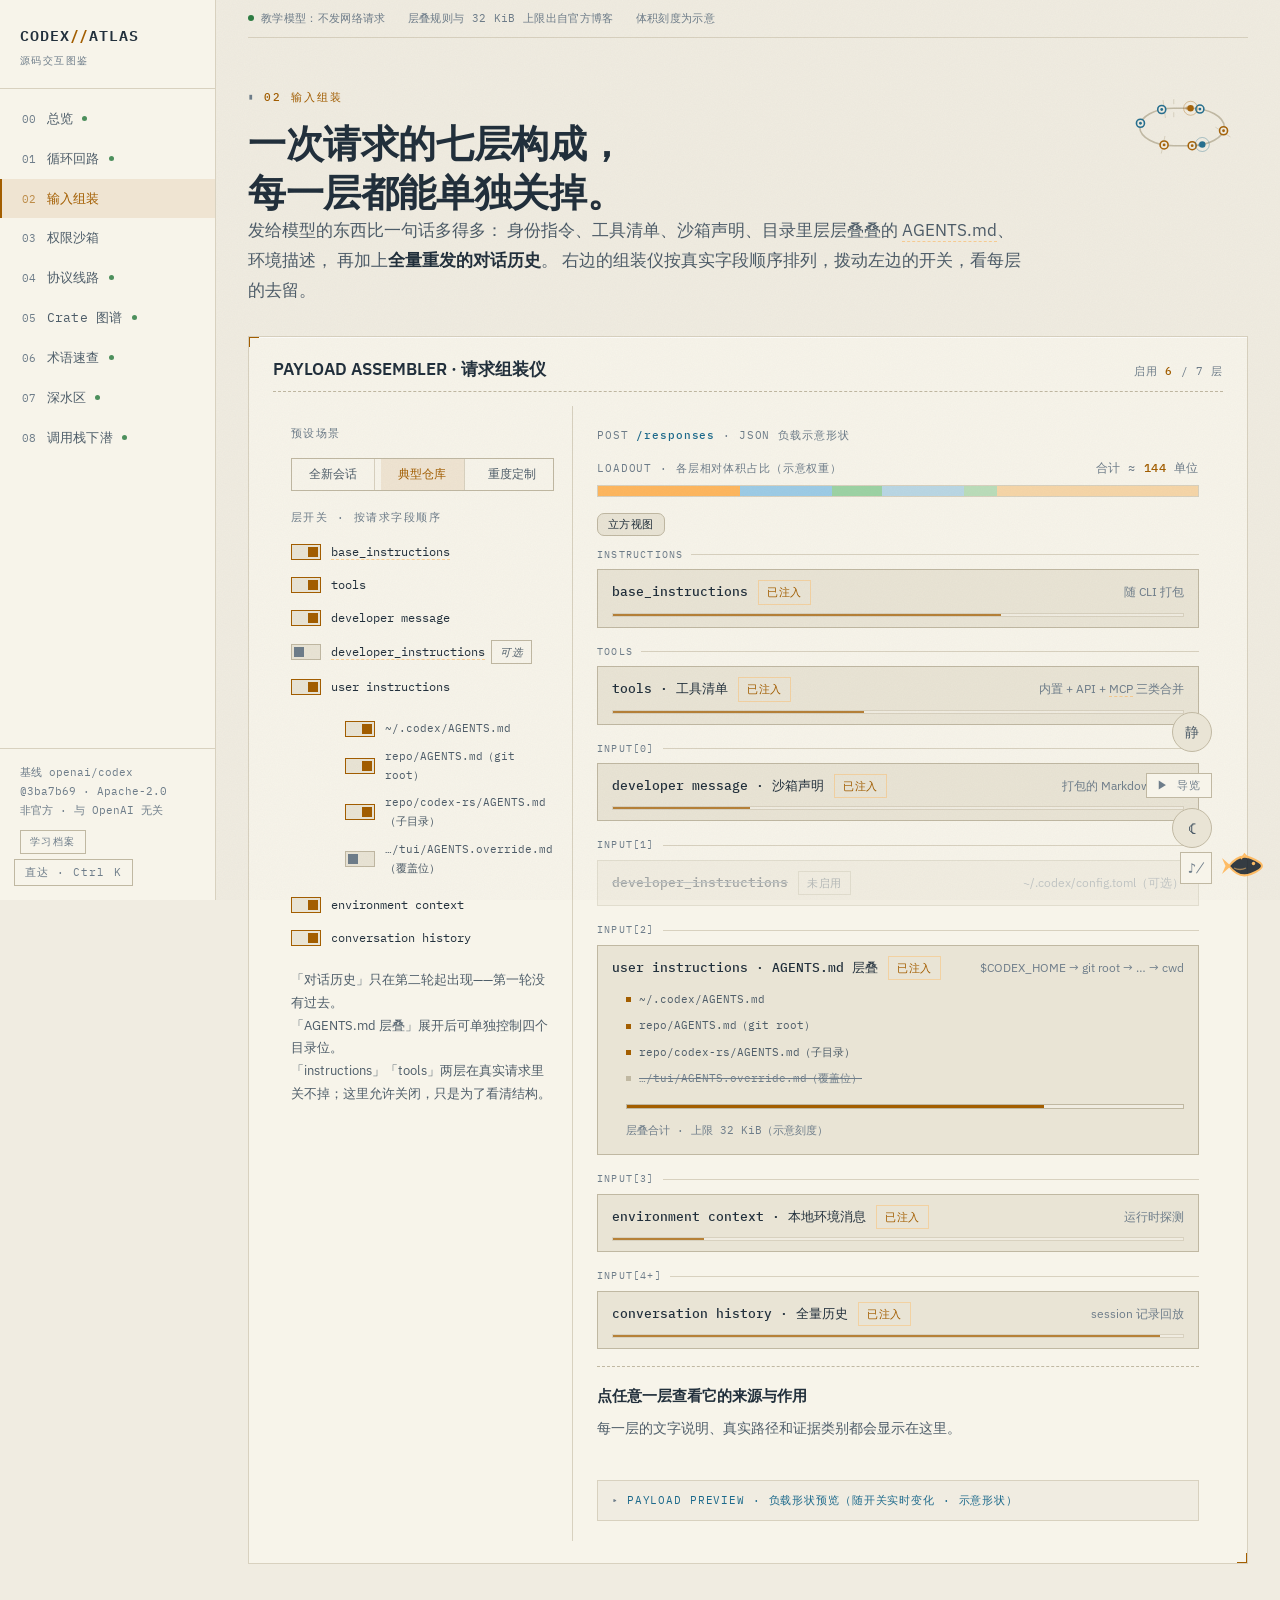
<file: labs/prompt.html>
<!DOCTYPE html>
<html lang="zh-CN">
<head>
<meta charset="UTF-8">
<meta name="viewport" content="width=device-width, initial-scale=1.0">
<meta name="theme-color" content="#101418">
<title>02 输入组装 · 一次请求的七层构成 — CODEX ATLAS</title>
<meta name="description" content="发往 Responses API 的请求里到底有什么？instructions、tools、input 七个组成部分逐层开关，32 KiB 指令上限在哪一层生效。">
<link rel="icon" type="image/svg+xml" href="data:image/svg+xml,%3Csvg xmlns='http://www.w3.org/2000/svg' viewBox='0 0 32 32'%3E%3Crect width='32' height='32' fill='%23101418'/%3E%3Cpath d='M7 9l8 7-8 7' stroke='%23ffb454' stroke-width='2.6' fill='none'/%3E%3Cpath d='M17 23h9' stroke='%238fc7e8' stroke-width='2.6'/%3E%3C/svg%3E">
<meta property="og:type" content="website">
<meta property="og:site_name" content="CODEX ATLAS">
<meta property="og:title" content="02 输入组装 · 一次请求的七层构成 — CODEX ATLAS">
<meta property="og:description" content="instructions、tools、沙箱声明、AGENTS.md 层叠、环境消息、全量历史：七个组成部分逐层开关，实时拼出请求形状。">
<meta property="og:url" content="https://shine-233.github.io/codex-atlas/labs/prompt.html">
<meta property="og:image" content="https://shine-233.github.io/codex-atlas/assets/og.png">
<meta name="twitter:card" content="summary_large_image">
<link rel="preconnect" href="https://fonts.googleapis.com">
<link rel="preconnect" href="https://fonts.gstatic.com" crossorigin>
<link href="https://fonts.googleapis.com/css2?family=IBM+Plex+Mono:wght@400;500;600&family=IBM+Plex+Sans:wght@400;500;600&display=swap" rel="stylesheet">
<link rel="stylesheet" href="../assets/styles.css">
<style>
  .lab-grid { display: grid; grid-template-columns: 300px 1fr; }
  @media (max-width: 900px) { .lab-grid { grid-template-columns: 1fr; } }

  .layer-controls {
    border-right: 1px solid var(--line);
    padding: 18px;
    display: flex;
    flex-direction: column;
    gap: 13px;
  }
  @media (max-width: 900px) { .layer-controls { border-right: none; border-bottom: 1px solid var(--line); } }

  .lc-head { font-family: var(--mono); font-size: 10.5px; letter-spacing: .14em; color: var(--faint); text-transform: uppercase; margin-bottom: 2px; }

  .presets { display: flex; gap: 6px; flex-wrap: wrap; margin-bottom: 4px; }
  .presets button { flex: 1; white-space: nowrap; }

  /* 组装栈 */
  .stack-wrap { padding: 20px 24px; }
  .payload-tag {
    font-family: var(--mono); font-size: 11px; color: var(--faint);
    letter-spacing: .08em; margin-bottom: 12px;
  }
  .payload-tag b { color: var(--steel); font-weight: 500; }

  .field-group { margin-bottom: 16px; }
  .fg-label {
    font-family: var(--mono); font-size: 10px; letter-spacing: .12em;
    text-transform: uppercase; color: var(--faint); margin-bottom: 6px;
    display: flex; align-items: center; gap: 8px;
  }
  .fg-label::after { content: ""; flex: 1; height: 1px; background: var(--line); }

  .lyr {
    position: relative;
    border: 1px solid var(--line-strong);
    background: var(--bg2);
    padding: 10px 14px;
    margin-bottom: -1px;
    cursor: pointer;
    transition: opacity .18s, border-color .18s;
  }
  .lyr:hover { border-color: var(--amber); z-index: 2; }
  .lyr.off { opacity: .38; }
  .lyr.off .ly-name { text-decoration: line-through; text-decoration-color: var(--faint); }
  .lyr.sel { border-color: var(--amber); box-shadow: inset 3px 0 0 var(--amber); z-index: 3; }
  .ly-row { display: flex; align-items: baseline; gap: 10px; flex-wrap: wrap; }
  .ly-name { font-family: var(--mono); font-size: 13px; color: var(--ink); font-weight: 500; }
  .ly-src { font-size: 12px; color: var(--faint); margin-left: auto; }
  .ly-bar { height: 4px; background: var(--bg0); border: 1px solid var(--line); margin-top: 8px; position: relative; overflow: hidden; }
  .ly-bar i { display: block; height: 100%; background: var(--amber); opacity: .75; transition: width .25s; }
  .ly-cap { font-family: var(--mono); font-size: 10px; color: var(--deny); letter-spacing: .06em; }

  /* AGENTS.md 子层 */
  .sub-files { padding: 10px 0 4px 14px; display: flex; flex-direction: column; gap: 7px; }
  .sub-files .switch-row { font-size: 12px; color: var(--dim); font-family: var(--mono); }
  .cascade-meter { height: 5px; background: var(--bg0); border: 1px solid var(--line-strong); margin-top: 9px; position: relative; }
  .cascade-meter i { display: block; height: 100%; background: var(--amber); transition: width .25s; }
  .cascade-meter.over i { background: var(--deny); }
  .cap-note { font-size: 11px; font-family: var(--mono); color: var(--faint); margin-top: 5px; }
  .cap-note.deny { color: var(--deny); }

  /* 明细卡 */
  .detail-card {
    margin-top: 18px;
    border-top: 1px dashed var(--line-strong);
    padding-top: 16px;
    min-height: 96px;
  }
  .detail-card h4 { margin: 0 0 8px; font-size: 15px; }
  .detail-card p { color: var(--dim); font-size: 13.5px; max-width: 44em; }

  /* 立方视图：#stack 变成可环视的 3D 层叠（--srx/--sry 拖拽写入，--srz 滚轮/捏合写入） */
  .stack-wrap.s3d #stack {
    perspective: 1200px;
    transform-style: preserve-3d;
    transform: rotateX(var(--srx, 14deg)) rotateY(var(--sry, 0deg)) scale3d(var(--srz, 1), var(--srz, 1), var(--srz, 1));
    transition: transform .5s var(--ease);
    padding: 26px 10px 12px;
  }
  .stack-wrap.s3d #stack.dragging { transition: none; cursor: grabbing; }
  .stack-wrap.s3d #stack .field-group,
  .stack-wrap.s3d #stack .lyr { transform-style: preserve-3d; }
  .stack-wrap.s3d #stack .fg-label { opacity: 0.5; }
  .stack-wrap.s3d #stack .lyr {
    transition: opacity .18s, border-color .18s, box-shadow .18s, transform .45s var(--ease);
    /* 材质光：顶缘高光 + 底部投影，随层在 Z 台阶上的位置强化立体感 */
    background-image: linear-gradient(180deg, rgba(255, 180, 84, .07), transparent 34%);
    box-shadow: 0 -1px 0 rgba(255, 180, 84, .10) inset, 0 6px 14px -8px rgba(0, 0, 0, .65);
  }
  .stack-wrap.s3d #stack .lyr:hover {
    box-shadow: 0 -1px 0 rgba(255, 180, 84, .22) inset, 0 10px 22px -8px rgba(0, 0, 0, .7);
  }
  .stack-wrap.s3d #stack .lyr.off { background: rgba(16, 20, 24, .72); }
  .s3d-hint { display: none; }
  .stack-wrap.s3d .s3d-hint {
    display: block;
    font-family: var(--mono); font-size: 11px;
    color: var(--faint); letter-spacing: .06em;
    margin: -4px 0 12px;
  }

  /* 层 ⇄ 负载预览 双向悬停互亮（Stripe 文档惯例） */
  .pj-seg { -webkit-box-decoration-break: clone; box-decoration-break: clone; transition: background .15s, box-shadow .15s; }
  .pj-seg.hl { background: rgba(255, 180, 84, .13); box-shadow: inset 2px 0 0 var(--amber); }
  .lyr.hl { border-color: var(--amber); }

  /* COMPACT 演示 */
  .cd-track {
    position: relative;
    height: 18px;
    background: var(--bg0);
    border: 1px solid var(--line-strong);
    overflow: hidden;
  }
  .cd-track i {
    display: block; height: 100%; width: 0;
    background: linear-gradient(90deg, rgba(255,180,84,.4), rgba(255,180,84,.8));
    transition: width .3s cubic-bezier(0.2, 0.8, 0.2, 1), background .3s;
  }
  .cd-track i.over { background: linear-gradient(90deg, rgba(240,121,106,.5), rgba(240,121,106,.85)); }
  .cd-track em {
    position: absolute; left: 0; top: 0; bottom: 0;
    background: repeating-linear-gradient(-45deg, rgba(143,199,232,.4) 0 6px, rgba(143,199,232,.15) 6px 12px);
    border-right: 1px solid rgba(143,199,232,.6);
  }
  .cd-track b {
    position: absolute; top: -2px; bottom: -2px; left: 66%;
    width: 0; border-left: 2px dashed var(--deny);
  }
  .cd-track b::after {
    content: "阈值";
    position: absolute; top: -15px; left: -10px;
    font-family: var(--mono); font-size: 9.5px; color: var(--deny);
  }
  /* 抽层实验：把请求塔当积木抽 */
  .pol-grid { display: grid; grid-template-columns: auto 1fr; gap: 30px; align-items: start; padding: 0 24px 22px; }
  @media (max-width: 860px) { .pol-grid { grid-template-columns: 1fr; } }
  .pol-stage { display: flex; flex-direction: column; align-items: center; }
  .pol-tower {
    display: flex; flex-direction: column-reverse; gap: 3px;
    transform: rotate(var(--lean, 0deg)); transform-origin: 50% 94%;
    transition: transform .55s cubic-bezier(.34, 1.56, .64, 1);
  }
  .pol-tower.toppled { transform: rotate(9deg); }
  .pol-block {
    display: flex; justify-content: space-between; align-items: center; gap: 10px;
    width: 218px; border: 1px solid var(--line-strong); border-radius: 5px;
    padding: 0 12px; cursor: pointer; text-align: left;
    font-family: var(--mono); font-size: 11px; color: var(--ink);
    transition: transform .45s cubic-bezier(.5,1.6,.4,1), opacity .45s, border-color .3s;
  }
  .pol-block:hover { border-color: var(--amber); }
  .pol-block .pw { color: var(--faint); font-size: 10px; flex: none; }
  .pol-block.out { transform: translateX(64%) rotate(5deg); opacity: .26; }
  .pol-block[aria-pressed="true"] { border-color: rgba(255,180,84,.65); }
  .pol-base { width: 258px; height: 8px; margin-top: 6px; border-radius: 3px;
    background: linear-gradient(180deg, var(--line-strong), transparent); }
  @media (prefers-reduced-motion: reduce) {
    .pol-tower, .pol-block { transition: none; }
  }
  .pol-meter-row { font-family: var(--mono); font-size: 12px; color: var(--dim); display: flex; align-items: center; gap: 10px; }
  .pol-meter-row b { color: var(--amber); font-variant-numeric: tabular-nums; min-width: 3.2em; }
  .pol-meter { flex: 1; max-width: 300px; height: 8px; border-radius: 4px; background: rgba(255,255,255,.07); overflow: hidden; }
  .pol-meter i { display: block; height: 100%; width: 100%; border-radius: 4px;
    background: linear-gradient(90deg, var(--amber), rgba(255,180,84,.55)); transition: width .5s cubic-bezier(.2,.8,.2,1); }
  .pol-meter i.bad { background: linear-gradient(90deg, var(--deny), rgba(240,121,106,.55)); }
  .pol-verdict { margin: 14px 0 16px; font-size: 13.5px; line-height: 1.8; max-width: 560px; min-height: 3.2em; }
  @media (prefers-reduced-motion: reduce) { .pol-meter i { transition: none; } }
</style>
</head>
<body>

<a class="skip-link" href="#main">跳到主内容</a>

<nav class="rail" aria-label="站点线路">
  <a class="rail-brand" href="../index.html">
    <span class="sig">CODEX<b>//</b>ATLAS</span>
    <span class="sub">源码交互图鉴</span>
  </a>
  <div class="rail-chs">
    <a class="rail-ch" href="../index.html"><span class="ch-no">00</span>总览</a>
    <a class="rail-ch" href="loop.html"><span class="ch-no">01</span>循环回路</a>
    <a class="rail-ch" href="prompt.html"><span class="ch-no">02</span>输入组装</a>
    <a class="rail-ch" href="sandbox.html"><span class="ch-no">03</span>权限沙箱</a>
    <a class="rail-ch" href="appserver.html"><span class="ch-no">04</span>协议线路</a>
    <a class="rail-ch" href="atlas.html"><span class="ch-no">05</span>Crate 图谱</a>
    <a class="rail-ch" href="../glossary.html"><span class="ch-no">06</span>术语速查</a>
    <a class="rail-ch" href="deep.html"><span class="ch-no">07</span>深水区</a>
    <a class="rail-ch" href="dive.html"><span class="ch-no">08</span>调用栈下潜</a>
  </div>
  <div class="rail-foot">基线 openai/codex<br>@3ba7b69 · Apache-2.0<br>非官方 · 与 OpenAI 无关</div>
</nav>

<div class="topbar">
  <span class="sig">CODEX<b>//</b>ATLAS</span>
  <button class="nav-toggle" aria-expanded="false" aria-controls="mnav">菜单</button>
</div>
<div class="mobile-nav" id="mnav">
  <a href="../index.html">00 · 总览</a>
  <a href="loop.html">01 · 循环回路</a>
  <a href="prompt.html">02 · 输入组装</a>
  <a href="sandbox.html">03 · 权限沙箱</a>
  <a href="appserver.html">04 · 协议线路</a>
  <a href="atlas.html">05 · Crate 图谱</a>
  <a href="../glossary.html">06 · 术语速查</a>
  <a href="deep.html">07 · 深水区</a>
  <a href="dive.html">08 · 调用栈下潜</a>
</div>

<div class="wrap">
  <main class="container" id="main">

    <div class="status-strip">
      <span><i class="dot"></i>教学模型：不发网络请求</span>
      <span>层叠规则与 32 KiB 上限出自官方博客</span>
      <span>体积刻度为示意</span>
    </div>

    <header style="padding-top:16px;">
      <div class="miniscope" id="miniscope" aria-hidden="true"></div>
      <p class="eyebrow"><span class="tick">▮</span>02 输入组装</p>
      <h1>一次请求的七层构成，<br>每一层都能单独关掉。</h1>
      <p class="lede">
        发给模型的东西比一句话多得多：
        身份指令、工具清单、沙箱声明、目录里层层叠叠的 AGENTS.md、环境描述，
        再加上<b style="color:var(--ink);">全量重发的对话历史</b>。
        右边的组装仪按真实字段顺序排列，拨动左边的开关，看每层的去留。
      </p>
    </header>

    <section class="panel hot" style="margin-top:30px;">
      <div class="panel-title">
        <h3>PAYLOAD ASSEMBLER · 请求组装仪</h3>
        <span class="readout">启用 <b id="cnt-on">6</b> / 7 层</span>
      </div>

      <div class="lab-grid">
        <!-- 左：控制列 -->
        <div class="layer-controls">
          <div class="lc-head">预设场景</div>
          <div class="presets seg" role="group" aria-label="预设场景">
            <button data-preset="fresh">全新会话</button>
            <button data-preset="typical" class="on">典型仓库</button>
            <button data-preset="heavy">重度定制</button>
          </div>

          <div class="lc-head">层开关 · 按请求字段顺序</div>
          <div id="toggles" style="display:flex;flex-direction:column;gap:12px;"></div>

          <p class="small muted" style="margin:8px 0 0;">
            「对话历史」只在第二轮起出现——第一轮没有过去。<br>
            「AGENTS.md 层叠」展开后可单独控制四个目录位。<br>
            「instructions」「tools」两层在真实请求里关不掉；这里允许关闭，只是为了看清结构。
          </p>
        </div>

        <!-- 右：组装栈 -->
        <div class="stack-wrap">
          <div class="payload-tag">POST <b>/responses</b> · JSON 负载示意形状</div>

          <div class="budget">
            <div class="budget-head">
              <span class="payload-tag" style="margin-bottom:0;">LOADOUT · 各层相对体积占比（示意权重）</span>
              <span class="match-readout">合计 ≈ <b id="budget-total">0</b> 单位</span>
            </div>
            <div class="budget-track" id="budget-track"></div>
          </div>

          <div style="display:flex;align-items:center;gap:12px;margin:2px 0 10px;">
            <button class="btn" id="s3d-toggle" type="button" hidden aria-pressed="false" style="padding:3px 10px;font-size:11px;">立方视图</button>
          </div>
          <p class="s3d-hint" aria-hidden="true">按住拖动可小幅转动视角 · 每层抬升一个 Z 台阶，关掉的层塌回底面 · 点层看明细（拖拽不算点选）</p>

          <div id="stack"></div>

          <div class="detail-card" id="detail" aria-live="polite">
            <h4 id="dt-title">点任意一层查看它的来源与作用</h4>
            <p id="dt-body">每一层的文字说明、真实路径和证据类别都会显示在这里。</p>
          </div>

          <details class="payload-view">
            <summary>PAYLOAD PREVIEW · 负载形状预览（随开关实时变化 · 示意形状）</summary>
            <pre id="pj-pre" aria-live="polite"></pre>
          </details>
        </div>
      </div>
    </section>

    <hr class="sep">

    <section>
      <h2 style="margin-top:0;">两个容易答错的问题</h2>
      <table class="rt">
        <tbody>
          <tr>
            <td style="width:52%;">AGENTS.md 越写越长会撑爆上下文吗</td>
            <td>不会直接撑爆：层叠总量受 <b>32 KiB 默认上限</b>约束（见左侧「重度定制」预设的截断演示）。官方博客的原话是它天然鼓励把信息按目录拆开，而不是堆进一个巨型文件。</td>
          </tr>
          <tr>
            <td>历史越滚越大怎么办</td>
            <td>Codex 不用 previous_response_id，每次全量重发以保持无状态（兼容零数据保留）。触顶判断是<b>双条件</b>（<code>context_window.rs :77-79</code> 实测）：token 摸到压缩阈值，或整个上下文窗口用满——任一命中即调 <b>/responses/compact</b>。默认阈值不是拍脑袋：源码里取<b>上下文窗口的 90%</b>，config 配了 <code>model_auto_compact_token_limit</code> 就两者取小。压缩项携带 encrypted_content 供模型延续理解。</td>
          </tr>
        </tbody>
      </table>
      <!-- COMPACT 演示 -->
      <div class="compact-demo" style="margin-top:18px;border:1px dashed var(--line-strong);padding:16px 18px;">
        <div style="display:flex;justify-content:space-between;align-items:baseline;gap:10px;flex-wrap:wrap;margin-bottom:8px;">
          <span class="lc-head" style="font-family:var(--mono);font-size:10.5px;letter-spacing:.14em;color:var(--faint);text-transform:uppercase;">COMPACT 演示 · 历史增长与自动压缩（刻度示意 · 触发规则实测）</span>
          <span class="match-readout">第 <b id="cd-round">1</b> 轮 · 上下文 ≈ <b id="cd-tok">20</b> 单位 · 已压缩 <b id="cd-count">0</b> 次</span>
        </div>
        <div class="cd-track" id="cd-track">
          <i id="cd-fill"></i>
          <em id="cd-sum" hidden title="encrypted_content：被压掉的旧轮次变成一段加密摘要"></em>
          <b id="cd-limit" title="触顶线的实测规则：min(config 阈值, 上下文窗口×90%)，红虚线位置为示意"></b>
        </div>
        <div class="cost-slider" style="margin-top:10px;">
          <input type="range" id="cd-slider" min="1" max="14" step="1" value="5" aria-label="模拟对话轮数">
          <span class="cost-laps-readout">每轮新增 <span id="cd-step-scrub"></span> 单位（左右拖，看触顶节奏变化）</span>
          <span class="cost-laps-readout">拖我：模拟一轮轮聊下去</span>
        </div>
        <p class="small muted" id="cd-note" style="margin:8px 0 0;" aria-live="polite"></p>
        <details class="src-details">
          <summary>⌨ 看真实源码 · 触顶判断与压缩端点</summary>
          <pre><span class="src-loc">codex-rs/core/src/session/context_window.rs :71-79 · @3ba7b69 实测</span>
<span class="src-code">let buffered_auto_compact_limit = auto_compact_scope_limit
    .map(|limit| limit.saturating_add(auto_compact_fallback_buffer_tokens));

// Force compaction once the buffered window or the model's full context window is reached.
let full_context_window_limit_reached =
    full_context_window_limit.is_some_and(|limit| active_context_tokens &gt;= limit);
let token_limit_reached = buffered_auto_compact_limit
    .is_some_and(|limit| auto_compact_scope_tokens &gt;= limit)
    || full_context_window_limit_reached;</span></pre>
          <pre><span class="src-loc">codex-rs/core/src/client.rs :164-166</span>
<span class="src-code">const RESPONSES_ENDPOINT: &amp;str = "/responses";
const RESPONSES_COMPACT_ENDPOINT: &amp;str = "/responses/compact";</span></pre>
          <pre><span class="src-loc">codex-rs/protocol/src/openai_models.rs :486-497 · @3ba7b69 实测 · 默认阈值的来历</span>
<span class="src-code">    pub fn auto_compact_token_limit(&amp;self) -&gt; Option&lt;i64&gt; {
        let context_limit = self
            .resolved_context_window()
            .map(|context_window| (context_window * 9) / 10);
        let config_limit = self.auto_compact_token_limit;
        if let Some(context_limit) = context_limit {
            return Some(
                config_limit.map_or(context_limit, |limit| std::cmp::min(limit, context_limit)),
            );
        }
        config_limit
    }</span></pre>
          <p class="small muted" style="margin:8px 0 0;">
            没配 <code>model_auto_compact_token_limit</code> 时，阈值就是<b>上下文窗口 × 90%</b>（整除）；
            配了则取两者较小——配置只能让压缩更早，不能让它更晚。另外 scope 还有第二口径
            <code>BodyAfterPrefix</code>（<code>context_window.rs :37-50</code>）：只数前缀之后新增的部分，
            默认仍是全量口径（<code>Total</code>，<code>config_types.rs :49-55</code> 的 <code>#[default]</code>）。
          </p>
          <pre><span class="src-loc">codex-rs/core/src/session/turn.rs :1036-1052 · @3ba7b69 实测 · 触顶后的现场</span>
<span class="src-code">    // Compact if the configured auto-compaction budget or usable context window is exhausted.
    if token_status.token_limit_reached {
        // Pre-turn compaction runs before run_turn creates the normal sampling step.
        let step_context = sess
            .capture_step_context(Arc::clone(turn_context), cancellation_token)
            .await?;
        run_auto_compact(
            sess,
            step_context,
            /*fallback_step_context*/ None,
            client_session,
            InitialContextInjection::DoNotInject,
            CompactionReason::ContextLimit,
            CompactionPhase::PreTurn,
        )
        .await?;
    }</span></pre>
          <p class="small muted" style="margin:8px 0 0;">
            触顶分两个时机：轮次开跑前的 pre-turn 检查（上面这段），和采样中途的检查（同文件 :424-470：
            触顶时走 rollover 或收束，不触发 fallback prompt）。压完历史接着跑，模型靠摘要续上。
          </p>
        </details>
      </div>
      <details class="src-details" style="margin-top:14px;">
        <summary>⌨ 看真实源码 · AGENTS.md 目录发现与预算截断</summary>
        <pre><span class="src-loc">codex-rs/core/src/agents_md.rs :218-235 · @3ba7b69 实测</span>
<span class="src-code">let search_dirs = if let Some(root) = project_root {
    let mut dirs = Vec::new();
    let mut cursor = dir.clone();
    loop {
        dirs.push(cursor.clone());
        if cursor == root {
            break;
        }
        let Some(parent) = cursor.parent() else {
            break;
        };
        cursor = parent;
    }
    dirs.reverse();
    dirs
} else {
    vec![dir]
};</span></pre>
        <pre><span class="src-loc">同文件 :172-178 · 预算耗尽时的截断告警（:168-170 先行 truncate）</span>
<span class="src-code">if size &gt; remaining {
    tracing::warn!(
        path = %p,
        remaining_bytes = remaining,
        "project doc exceeds remaining budget; truncating"
    );
}</span></pre>
      </details>
      <p class="small muted">
        相关线路：<a href="loop.html">01 循环回路</a> 第 9–10 步是这些层的装配现场；
        <a href="sandbox.html">03 权限沙箱</a> 解释第 3 层声明的权限到底怎么落地。
      </p>
    </section>

    <!-- 手拼请求挑战 -->
    <section class="panel" id="order-game" style="margin-top:26px;">
      <div class="panel-title">
        <h3>ORDER CHALLENGE · 手拼一次请求</h3>
        <span class="readout">拖拽排序 · 校验 · 弄错也不扣分</span>
      </div>
      <p class="muted small" style="padding:0 24px;margin-bottom:14px;">
        七层被打乱了。把它们<b style="color:var(--ink);">拖成真实请求的字段顺序</b>，点校验——
        每层会告诉你站在第几层、对不对。提示：developer_instructions 是可选层；对话历史只在第二轮起出现。
      </p>
      <div style="padding:0 24px 20px;">
        <div class="ord-board" id="ord-board"></div>
        <div style="display:flex;gap:10px;margin-top:14px;flex-wrap:wrap;align-items:center;">
          <button class="btn primary" id="ord-check" type="button">✓ 校验顺序</button>
          <button class="btn" id="ord-reset" type="button">↺ 重新打乱</button>
          <span class="match-readout" id="ord-out" aria-live="polite"></span>
        </div>
      </div>
    </section>

    <section class="panel" id="pull-lab" style="margin-top:26px;">
      <div class="panel-title">
        <h3>PULL-OUT LAB · 抽层实验</h3>
        <span class="readout">把请求塔当积木抽 · 抽到塌为止</span>
      </div>
      <p class="muted small" style="padding:0 24px;margin-bottom:14px;">
        开关只能证明「这层在」，抽积木才告诉你「这层值多少」。点任意一块把它从请求里抽走，
        看塔斜多少、稳定度掉多少；抽塌了读读塌法——那正是每层的真实分量。
        抽/放会同步上方开关，负载预览跟着变；「砌回去」只还原塔，不动上方开关。
      </p>
      <div class="pol-grid">
        <div class="pol-stage">
          <div class="pol-tower" id="pol-tower"></div>
          <div class="pol-base" aria-hidden="true"></div>
        </div>
        <div>
          <div class="pol-meter-row">稳定度 <b id="pol-stab">100%</b><span class="pol-meter"><i id="pol-bar"></i></span></div>
          <p class="pol-verdict" id="pol-out" aria-live="polite">塔还完整。抽一块试试——建议先抽分量最重的「全量历史」，感受一下它有多贵。</p>
          <button class="btn" id="pol-reset" type="button">↺ 把塔砌回去</button>
        </div>
      </div>
    </section>

    <section class="panel" style="margin-top:26px;">
      <div id="quiz"></div>
    </section>

    <aside class="evidence">
      <div class="ev-h">证据边界</div>
      组装顺序、developer/user 角色划分、AGENTS.md 目录层叠与 32 KiB 默认上限，均出自 OpenAI 官方博客《Unrolling the Codex agent loop》；<code>~/.codex/config.toml</code> 与 <code>model_instructions_file</code> 同源。<code>gpt_5_codex_prompt.md</code> 位于仓库 <code>codex-rs/core/</code>，可在固定提交下直接复核。COMPACT 的触发机制本站已按固定提交源码实测（<code>context_window.rs</code> 双条件、<code>openai_models.rs :486-497</code> 的 90% 默认阈值、<code>turn.rs</code> 的 pre-turn 触发现场），见上方切片。
      <b>柱状刻度是示意相对体积，不是实测 token 数。</b>本站不运行模型，不测量任何真实请求。
    </aside>

  </main>
</div>

<script src="../assets/panel.js"></script>
<script src="../assets/panel-page.js"></script>
<script src="../assets/panel-pet.js"></script>
<script src="../assets/panel-theme.js"></script>
<script src="../assets/sound.js"></script>
<script src="../assets/loop-hero.js"></script>
<script>
(function () {
  "use strict";

  /* 七个组成部分：id / 名称 / 来源 / 示意权重 / 说明 / 默认态 */
  var LAYERS = [
    { id:"instr", grp:"instructions", name:"base_instructions", src:"随 CLI 打包",
      w:34, on:true,
      detail:"模型的身份定义：你是 Codex CLI、一个基于终端的编码助手，加上可用操作清单（接收 prompt、流式响应、执行 shell、应用补丁、在沙箱中工作）。config.toml 里指定 model_instructions_file 时整体替换这一层。",
      ev:["官方博客","codex-rs/core/gpt_5_codex_prompt.md"] },
    { id:"tools", grp:"tools", name:"tools · 工具清单", src:"内置 + API + MCP 三类合并",
      w:22, on:true,
      detail:"三类工具统一列在 tools 字段：CLI 内置工具（shell 执行、文件编辑）、API 侧返回的工具、用户经 MCP 服务器接入的工具。模型在推理时自主选择调用哪个。「MCP 工具为什么在墙外」是个大话题，03 底部的 MCP DETOUR 专节讲，这里不展开。",
      ev:["官方博客"] },
    { id:"sandbox", grp:"input[0]", name:"developer message · 沙箱声明", src:"打包的 Markdown 模板",
      w:12, on:true,
      detail:"一条 role=developer 消息，向模型描述当前沙盒权限（读盘范围、临时目录写入等）。关键边界：它描述的是内置 shell 工具所处的沙箱，不是全局安全策略。",
      ev:["官方博客"] },
    { id:"devinstr", grp:"input[1]", name:"developer_instructions", src:"~/.codex/config.toml（可选）",
      w:6, on:false, optional:true,
      detail:"用户在配置文件里写的开发者指令，存在才注入。适合放长期偏好；项目级约定请写进下一层的 AGENTS.md。",
      ev:["官方博客"] },
    { id:"agents", grp:"input[2]", name:"user instructions · AGENTS.md 层叠", src:"$CODEX_HOME → git root → … → cwd",
      w:26, on:true,
      cap:true,
      detail:"从 $CODEX_HOME 开始，沿 git root 到当前工作目录的路径逐层读取 AGENTS.md 和 AGENTS.override.md，更具体的覆盖更通用的。层叠总量受 32 KiB 默认上限约束——上限卡的是总量，不是单个文件。",
      ev:["官方博客"],
      subs:[
        { id:"home", label:"~/.codex/AGENTS.md", w:.28 },
        { id:"root", label:"repo/AGENTS.md（git root）", w:.30 },
        { id:"pkg",  label:"repo/codex-rs/AGENTS.md（子目录）", w:.24 },
        { id:"ovr",  label:"…/tui/AGENTS.override.md（覆盖位）", w:.18 }
      ] },
    { id:"env", grp:"input[3]", name:"environment context · 本地环境消息", src:"运行时探测",
      w:8, on:true,
      detail:"一条 role=user 消息，告诉模型它身处的机器：当前工作目录、用户 shell 等。换一台电脑，这层内容就不一样。",
      ev:["官方博客"] },
    { id:"history", grp:"input[4+]", name:"conversation history · 全量历史", src:"session 记录回放",
      w:48, on:true,
      detail:"之前的全部对话条目（含 reasoning、function_call 及其输出）作为 input 列表整体重发。为什么不用服务端会话状态，见下方「两个容易答错的问题」；成本侧靠提示缓存：命中前缀按约一折计费。",
      ev:["官方博客"] }
  ];

  var stack = document.getElementById("stack");
  var togglesBox = document.getElementById("toggles");
  var cntOn = document.getElementById("cnt-on");
  var dtTitle = document.getElementById("dt-title");
  var dtBody = document.getElementById("dt-body");
  var budgetTrack = document.getElementById("budget-track");
  var budgetTotal = document.getElementById("budget-total");
  var pjPre = document.getElementById("pj-pre");
  var selLayer = null;
  var layerEls = {};

  /* 构成条分段色：琥珀/钢青/绿交替降透明度，仅作区隔，不表语义 */
  var BUDGET_COLORS = [
    "rgba(255,180,84,.92)", "rgba(143,199,232,.85)", "rgba(123,201,139,.7)",
    "rgba(255,180,84,.62)", "rgba(143,199,232,.55)", "rgba(123,201,139,.45)",
    "rgba(255,180,84,.4)"
  ];

  LAYERS.forEach(function (L) {
    if (L.subs) L.subs.forEach(function (s) { s.on = true; });
  });

  function buildToggles() {
    togglesBox.innerHTML = "";
    LAYERS.forEach(function (L) {
      var row = document.createElement("label");
      row.className = "switch-row";
      var input = document.createElement("input");
      input.type = "checkbox";
      input.checked = L.on;
      input.setAttribute("aria-label", L.name);
      input.addEventListener("change", function () {
        L.on = input.checked;
        if (L.subs) buildToggles();   /* 子开关行随主开关出现/消失，先重建再同步，避免 checkbox 错位 */
        render();
      });
      var sw = document.createElement("span");
      sw.className = "sw";
      var txt = document.createElement("span");
      txt.style.cssText = "font-family:var(--mono);font-size:12px;";
      txt.textContent = L.name.split(" · ")[0];
      if (L.optional) {
        var o = document.createElement("i");
        o.className = "chip";
        o.style.marginLeft = "6px";
        o.textContent = "可选";
        txt.appendChild(o);
      }
      row.appendChild(input); row.appendChild(sw); row.appendChild(txt);
      togglesBox.appendChild(row);

      if (L.subs && L.on) {
        var subWrap = document.createElement("div");
        subWrap.className = "sub-files";
        subWrap.style.cssText = "margin-left:40px;display:flex;flex-direction:column;gap:8px;";
        L.subs.forEach(function (s) {
          var sr = document.createElement("label");
          sr.className = "switch-row";
          var si = document.createElement("input");
          si.type = "checkbox";
          si.checked = s.on;
          si.addEventListener("change", function () { s.on = si.checked; render(); });
          var ss = document.createElement("span"); ss.className = "sw";
          var st = document.createElement("span");
          st.style.cssText = "font-size:11px;";
          st.textContent = s.label;
          sr.appendChild(si); sr.appendChild(ss); sr.appendChild(st);
          subWrap.appendChild(sr);
        });
        togglesBox.appendChild(subWrap);
      }
    });
  }

  function buildStack() {
    stack.innerHTML = "";
    var groups = {};
    LAYERS.forEach(function (L) {
      (groups[L.grp] = groups[L.grp] || []).push(L);
    });
    Object.keys(groups).forEach(function (g) {
      var fg = document.createElement("div");
      fg.className = "field-group";
      var lab = document.createElement("div");
      lab.className = "fg-label";
      lab.textContent = g.replace(/\[\d+\+?\]/, function (m) { return m; });
      fg.appendChild(lab);

      groups[g].forEach(function (L) {
        var d = document.createElement("div");
        d.className = "lyr" + (L.on ? "" : " off") + (selLayer === L.id ? " sel" : "");
        d.dataset.l = L.id;
        layerEls[L.id] = d;
        d.setAttribute("tabindex", "0");
        d.setAttribute("role", "button");
        d.setAttribute("aria-label", L.name + "：查看来源与作用");
        var row = document.createElement("div");
        row.className = "ly-row";
        var nm = document.createElement("span");
        nm.className = "ly-name";
        nm.textContent = L.name;
        row.appendChild(nm);
        if (!L.on) {
          var offTag = document.createElement("span");
          offTag.className = "chip";
          offTag.textContent = "未启用";
          row.appendChild(offTag);
        } else {
          var onTag = document.createElement("span");
          onTag.className = "chip amber";
          onTag.textContent = "已注入";
          row.appendChild(onTag);
        }
        var src = document.createElement("span");
        src.className = "ly-src";
        src.textContent = L.src;
        row.appendChild(src);
        d.appendChild(row);

        if (L.on && !L.cap) {
          var bar = document.createElement("div");
          bar.className = "ly-bar";
          var fill = document.createElement("i");
          fill.style.width = Math.min(100, L.w * 2) + "%";
          bar.appendChild(fill);
          d.appendChild(bar);
        }

        if (L.cap && L.on) {
          var subBox = document.createElement("div");
          subBox.className = "sub-files";
          L.subs.forEach(function (s) {
            var line = document.createElement("div");
            line.style.cssText = "display:flex;align-items:center;gap:8px;font-family:var(--mono);font-size:11px;" +
              (s.on ? "color:var(--dim);" : "color:var(--faint);text-decoration:line-through;");
            var dot = document.createElement("i");
            dot.style.cssText = "width:5px;height:5px;background:" + (s.on ? "var(--amber)" : "var(--line-strong)") + ";flex-shrink:0;";
            line.appendChild(dot);
            line.appendChild(document.createTextNode(s.label));
            subBox.appendChild(line);
          });
          var meter = document.createElement("div");
          meter.className = "cascade-meter";
          var mfill = document.createElement("i");
          var frac = L.subs.filter(function (s) { return s.on; }).length / L.subs.length;
          mfill.style.width = (frac * 100) + "%";
          meter.appendChild(mfill);
          subBox.appendChild(meter);
          var note = document.createElement("div");
          note.className = "cap-note" + (frac >= 1 ? " deny" : "");
          note.textContent = frac >= 1
            ? "≥ 32 KiB 上限触发 · 最早读入的内容被截断"
            : "层叠合计 · 上限 32 KiB（示意刻度）";
          subBox.appendChild(note);
          d.appendChild(subBox);
        }

        function openLayer() {
          selLayer = L.id;
          dtTitle.textContent = L.name;
          dtBody.innerHTML = L.detail +
            '<br><span class="chips" style="margin-top:8px;">' +
            '<span class="chip steel">依据 ' + L.ev.join("</span><span class=\"chip steel\">") + "</span>" +
            "</span>";
          if (window.CAFlash) CAFlash(document.getElementById("detail"));
          render();
        }
        d.addEventListener("click", openLayer);
        d.addEventListener("keydown", function (e) {
          if (e.key === "Enter" || e.key === " ") { e.preventDefault(); openLayer(); }
        });

        fg.appendChild(d);
      });
      stack.appendChild(fg);
    });
    /* 立方视图开着时：重建后重新分配各层的 Z 台阶（模块后注册也生效） */
    if (window.__s3dAssignZ) window.__s3dAssignZ();
  }

  function render() {
    cntOn.textContent = LAYERS.filter(function (L) { return L.on; }).length;
    buildStack();
    renderBudget();
    renderPreview();
    syncToggleChecks();
    persistState();
  }

  /* 负载构成条：各启用层的示意权重占比 */
  function renderBudget() {
    var totalW = 0;
    LAYERS.forEach(function (L) {
      if (!L.on) { L._w = 0; return; }
      var w = L.w;
      if (L.id === "agents" && L.subs) {
        var onSubs = L.subs.filter(function (s) { return s.on; }).length;
        w = L.w * onSubs / L.subs.length;
      }
      L._w = Math.round(w * 10) / 10;
      totalW += L._w;
    });
    budgetTrack.innerHTML = "";
    LAYERS.forEach(function (L, i) {
      if (!L.on || !L._w) return;
      var seg = document.createElement("div");
      seg.className = "budget-seg";
      seg.style.width = (L._w / totalW * 100) + "%";
      seg.style.background = BUDGET_COLORS[i % BUDGET_COLORS.length];
      seg.title = L.name + " · ≈" + L._w + " 单位（示意权重）";
      var overCap = L.id === "agents" && L.subs && L.subs.every(function (s) { return s.on; });
      if (overCap) { seg.classList.add("over"); seg.title += " · 已触顶截断"; }
      function openSeg() {
        if (layerEls[L.id]) layerEls[L.id].click();
      }
      seg.setAttribute("tabindex", "0");
      seg.setAttribute("role", "button");
      seg.addEventListener("click", openSeg);
      seg.addEventListener("keydown", function (e) {
        if (e.key === "Enter" || e.key === " ") { e.preventDefault(); openSeg(); }
      });
      budgetTrack.appendChild(seg);
    });
    budgetTotal.textContent = Math.round(totalW);
  }

  /* 负载形状预览：按当前开关拼出 JSON 形状（示意）。
     每段包进 .pj-seg 并标 data-l，供「层 ⇄ 预览」双向悬停互亮（Stripe 文档惯例）。 */
  function pjEsc(s) { return s.replace(/&/g, "&amp;").replace(/</g, "&lt;"); }
  function pjColorize(block) {
    return pjEsc(block).split("\n").map(function (line) {
      if (line.trim().indexOf("//") === 0 || line.trim() === "…") return '<span class="pj-cmt">' + line + "</span>";
      return line;
    }).join("\n");
  }
  function pjSeg(id, block) {
    return '<span class="pj-seg" data-l="' + id + '">' + pjColorize(block) + "</span>";
  }
  function renderPreview() {
    function isOn(id) {
      var L = LAYERS.filter(function (x) { return x.id === id; })[0];
      return L && L.on;
    }
    var rows = [];
    rows.push(pjSeg("instr", isOn("instr") ? '  "instructions": "«base_instructions · 随 CLI 打包»"' : '  // instructions 层关闭'));
    rows.push(pjSeg("tools", isOn("tools") ? '  "tools": [ "shell", "apply_patch", "«MCP 工具…»" ]' : '  // tools 层关闭'));

    var items = [];
    items.push(pjSeg("sandbox", isOn("sandbox")
      ? '    { "role": "developer", "content": "«沙箱声明：当前权限范围»" }'
      : '    // 沙箱声明层关闭'));
    items.push(pjSeg("devinstr", isOn("devinstr")
      ? '    { "role": "developer", "content": "«config.toml 里的开发者指令»" }'
      : '    // developer_instructions 未配置'));
    if (isOn("agents")) {
      var ag = LAYERS.filter(function (x) { return x.id === "agents"; })[0];
      var nOn = ag.subs.filter(function (s) { return s.on; }).length;
      var capped = nOn === ag.subs.length;
      items.push(pjSeg("agents", '    { "role": "user", "content": "«AGENTS.md 层叠 · ' + nOn + ' 个目录位' +
        (capped ? ' · 已触 32 KiB 上限截断' : '') + '»" }'));
    } else {
      items.push(pjSeg("agents", '    // 无 AGENTS.md 注入'));
    }
    items.push(pjSeg("env", isOn("env")
      ? '    { "role": "user", "content": "«环境上下文：cwd、shell»" }'
      : '    // 环境上下文层关闭'));
    items.push(pjSeg("history", isOn("history")
      ? '    …\n    // 历史条目的形状（第二轮起逐条回放）：\n    { "role": "user", "content": "«上一轮的用户输入»" },\n    { "type": "reasoning", "encrypted_content": "«推理摘要»" },\n    { "type": "function_call", "name": "shell", "arguments": "«cargo test»" },\n    { "type": "function_call_output", "output": "«命令输出»" }'
      : '    // 第一轮没有历史'));

    pjPre.innerHTML =
      "{\n" +
      rows.join(",\n") + ",\n" +
      '  "input": [\n' +
      items.join(",\n") +
      "\n  ]\n" +
      "}";
  }

  function syncToggleChecks() {
    var boxes = togglesBox.querySelectorAll('input[type="checkbox"]');
    var li = 0;
    LAYERS.forEach(function (L) {
      boxes[li].checked = L.on;
      li++;
      if (L.subs && L.on) {
        L.subs.forEach(function (s) {
          if (boxes[li]) boxes[li].checked = s.on;
          li++;
        });
      }
    });
  }

  function applyPreset(name) {
    var P = {
      fresh:   { instr:1, tools:1, sandbox:1, devinstr:0, agents:0, env:1, history:0 },
      typical: { instr:1, tools:1, sandbox:1, devinstr:0, agents:1, env:1, history:1 },
      heavy:   { instr:1, tools:1, sandbox:1, devinstr:1, agents:1, env:1, history:1 }
    }[name];
    LAYERS.forEach(function (L) {
      L.on = !!P[L.id];
      if (L.subs) L.subs.forEach(function (s) { s.on = true; });
    });
    if (name === "heavy") {
      var ag = LAYERS.filter(function (L) { return L.id === "agents"; })[0];
      ag.subs.forEach(function (s) { s.on = true; }); /* 四位全开 → 触顶截断演示 */
    }
    if (name === "typical") {
      var ag2 = LAYERS.filter(function (L) { return L.id === "agents"; })[0];
      ag2.subs.forEach(function (s, i) { s.on = i < 3; }); /* 典型仓库三位，留余量 */
    }
    selLayer = null;
    dtTitle.textContent = "点任意一层查看它的来源与作用";
    dtBody.textContent = "每一层的文字说明、真实路径和证据类别都会显示在这里。";
    buildToggles();
    render();
  }

  Array.prototype.forEach.call(document.querySelectorAll(".presets [data-preset]"), function (b) {
    b.addEventListener("click", function () {
      Array.prototype.forEach.call(document.querySelectorAll(".presets button"), function (x) {
        x.classList.toggle("on", x === b);
      });
      applyPreset(b.getAttribute("data-preset"));
    });
  });

  function persistState() {
    var o = {};
    LAYERS.forEach(function (L) {
      o[L.id] = L.on ? 1 : 0;
      if (L.subs) L.subs.forEach(function (s) { o["sub_" + s.id] = s.on ? 1 : 0; });
    });
    PanelState.write(o);
  }

  function restoreState() {
    var st = PanelState.read();
    if (Object.keys(st).length === 0) { applyPreset("typical"); return; }
    LAYERS.forEach(function (L) {
      if (st[L.id] !== undefined) L.on = st[L.id] === "1";
      if (L.subs) L.subs.forEach(function (s) {
        if (st["sub_" + s.id] !== undefined) s.on = st["sub_" + s.id] === "1";
      });
    });
    buildToggles();
    render();
    syncPresetHi();
  }

  /* 预设按钮高亮与实际层状态保持一致（手工改开关后高亮自动消失/匹配） */
  function syncPresetHi() {
    var P = {
      fresh:   { instr:1, tools:1, sandbox:1, devinstr:0, agents:0, env:1, history:0 },
      typical: { instr:1, tools:1, sandbox:1, devinstr:0, agents:1, env:1, history:1 },
      heavy:   { instr:1, tools:1, sandbox:1, devinstr:1, agents:1, env:1, history:1 }
    };
    Array.prototype.forEach.call(document.querySelectorAll(".presets button"), function (x) {
      var p = P[x.getAttribute("data-preset")];
      var m = p && LAYERS.every(function (L) { return !!p[L.id] === !!L.on; });
      x.classList.toggle("on", !!m);
    });
  }

  restoreState();

  /* 层 ⇄ 负载预览：悬停组装栈的层，预览里对应段亮起；反过来悬停预览段，层亮边 */
  function hlSegs(id, on) {
    if (!pjPre) return;
    Array.prototype.forEach.call(pjPre.querySelectorAll('.pj-seg[data-l="' + id + '"]'), function (s) {
      s.classList.toggle("hl", on);
    });
  }
  stack.addEventListener("mouseover", function (e) {
    var lyr = e.target.closest(".lyr");
    if (lyr && lyr.dataset.l) hlSegs(lyr.dataset.l, true);
  });
  stack.addEventListener("mouseout", function (e) {
    var lyr = e.target.closest(".lyr");
    if (lyr && lyr.dataset.l) hlSegs(lyr.dataset.l, false);
  });
  pjPre.addEventListener("mouseover", function (e) {
    var sg = e.target.closest(".pj-seg");
    if (sg && sg.dataset.l && layerEls[sg.dataset.l]) layerEls[sg.dataset.l].classList.add("hl");
  });
  pjPre.addEventListener("mouseout", function (e) {
    var sg = e.target.closest(".pj-seg");
    if (sg && sg.dataset.l && layerEls[sg.dataset.l]) layerEls[sg.dataset.l].classList.remove("hl");
  });
  if (window.CACopyAttach) CACopyAttach(pjPre);

  /* ---------- ORDER CHALLENGE：拖拽手拼真实请求顺序 ---------- */
  (function () {
    var board = document.getElementById("ord-board");
    var out = document.getElementById("ord-out");
    if (!board) return;
    var TRUE_ORDER = ["instr", "tools", "sandbox", "devinstr", "agents", "env", "history"];
    var LABELS = {
      instr: "base_instructions · 模型身份", tools: "tools · 工具清单",
      sandbox: "developer message · 沙箱声明", devinstr: "developer_instructions（可选）",
      agents: "user instructions · AGENTS.md 层叠", env: "environment context · 环境消息",
      history: "conversation history · 全量历史"
    };
    var dragEl = null;

    function shuffled() {
      var ids = TRUE_ORDER.slice();
      do {
        for (var i = ids.length - 1; i > 0; i--) {
          var j = Math.floor(Math.random() * (i + 1));
          var t = ids[i]; ids[i] = ids[j]; ids[j] = t;
        }
      } while (ids.join() === TRUE_ORDER.join());
      return ids;
    }
    function build() {
      board.innerHTML = "";
      out.textContent = "";
      shuffled().forEach(function (id) {
        var d = document.createElement("div");
        d.className = "ord-chip";
        d.dataset.id = id;
        d.innerHTML = '<span class="oc-grip">⠿</span><span>' + LABELS[id] + "</span>" +
          '<span class="oc-verdict" hidden></span>';
        board.appendChild(d);
      });
    }
    function order() {
      return Array.prototype.map.call(board.children, function (c) { return c.dataset.id; });
    }

    board.addEventListener("pointerdown", function (e) {
      var chip = e.target.closest(".ord-chip");
      if (!chip || dragEl) return;
      dragEl = chip;
      chip.classList.add("dragging");
      chip.setPointerCapture(e.pointerId);
      var move = function (ev) {
        var siblings = Array.prototype.filter.call(board.children, function (c) { return c !== dragEl; });
        var next = null;
        for (var i = 0; i < siblings.length; i++) {
          var r = siblings[i].getBoundingClientRect();
          if (ev.clientY < r.top + r.height / 2) { next = siblings[i]; break; }
        }
        if (next) board.insertBefore(dragEl, next);
        else board.appendChild(dragEl);
      };
      var up = function () {
        chip.classList.remove("dragging");
        chip.removeEventListener("pointermove", move);
        chip.removeEventListener("pointerup", up);
        chip.removeEventListener("pointercancel", up);
        dragEl = null;
      };
      chip.addEventListener("pointermove", move);
      chip.addEventListener("pointerup", up);
      chip.addEventListener("pointercancel", up);
      e.preventDefault();
    });

    document.getElementById("ord-check").addEventListener("click", function () {
      var ord = order();
      var allOk = true;
      Array.prototype.forEach.call(board.children, function (chip, i) {
        var ok = chip.dataset.id === TRUE_ORDER[i];
        allOk = allOk && ok;
        chip.classList.toggle("pos-ok", ok);
        chip.classList.toggle("pos-bad", !ok);
        var v = chip.querySelector(".oc-verdict");
        v.hidden = false;
        v.className = "oc-verdict " + (ok ? "ok" : "bad");
        v.textContent = ok ? "第 " + (i + 1) + " 层 ✓" : "第 " + (i + 1) + " 层 ✗ 应在第 " + (TRUE_ORDER.indexOf(chip.dataset.id) + 1) + " 层";
      });
      out.innerHTML = allOk
        ? "<b style='color:var(--ok);'>全对。</b>这就是发往 Responses API 的字段顺序。"
        : "有层站错位了——对照上方组装栈再看一眼。";
      try { document.dispatchEvent(new CustomEvent("ca:quiz", { detail: { ok: allOk } })); } catch (e) { }
      if (allOk && window.CAFlash) CAFlash(board);
    });
    document.getElementById("ord-reset").addEventListener("click", function () {
      build();
      if (window.CASound) CASound.play("click");
    });
    build();
  })();

  /* ---------- COMPACT 演示：历史爬升 → 触顶 → 压成加密摘要 → 继续对话 ---------- */
  (function () {
    var slider = document.getElementById("cd-slider");
    var fill = document.getElementById("cd-fill");
    var sum = document.getElementById("cd-sum");
    var note = document.getElementById("cd-note");
    var rOut = document.getElementById("cd-round");
    var tOut = document.getElementById("cd-tok");
    var cOut = document.getElementById("cd-count");
    if (!slider || !fill) return;
    var LIMIT = 80, MAX = 120, STEP = 12, SETTLE = 34;

    function render() {
      var rounds = parseInt(slider.value, 10);
      var tok = STEP, compacts = 0, lastAt = -1, sumW = 0, peak = 0;
      for (var r = 2; r <= rounds; r++) {
        tok += STEP;
        if (tok >= LIMIT) {
          compacts++;
          lastAt = r;
          peak = tok;   /* 触顶瞬间的峰值，文案要用 */
          sumW = Math.max(sumW, SETTLE);
          tok = SETTLE + STEP;
        }
      }
      rOut.textContent = rounds;
      tOut.textContent = tok;
      cOut.textContent = compacts;
      fill.style.width = Math.min(100, tok / MAX * 100) + "%";
      fill.classList.toggle("over", tok >= LIMIT);
      sum.style.width = (compacts ? sumW / MAX * 100 : 0) + "%";
      sum.hidden = !compacts;
      if (compacts && lastAt === rounds) {
        note.innerHTML = "<b>第 " + rounds + " 轮触顶：</b>token 摸到触顶线（实测规则：" +
          "min(配置阈值, 窗口×90%)，红虚线位置为示意），" +
          "自动调用 /responses/compact——旧轮次压成一段 encrypted_content 摘要（蓝色斜纹块），" +
          "上下文从 " + peak + " 掉回 " + tok + " 单位，对话接着走。压缩对模型透明：它靠摘要延续理解。";
      } else if (compacts) {
        note.innerHTML = "已压缩 <b>" + compacts + "</b> 次（最近一次在第 " + lastAt + " 轮）。蓝斜纹块就是那段 encrypted_content 摘要占的位置——旧轮次没有消失，变成了更小的自己。";
      } else if (tok >= LIMIT - STEP) {
        note.textContent = "快到阈值了。再聊一两轮，看自动压缩怎么接手。";
      } else {
        note.textContent = "每轮全量重发让上下文爬升（01 的成本对照画过这条曲线的账单面）。继续拖。";
      }
    }
    slider.addEventListener("input", render);
    render();

    /* 每轮增量可拖（scrubbable）：拖大更快触顶、压缩更频繁；拖小则阈值形同虚设 */
    if (window.CAScrub) {
      var stepEl = document.getElementById("cd-step-scrub");
      if (stepEl) {
        CAScrub.make(stepEl, {
          min: 4, max: 40, step: 2, value: STEP,
          label: "每轮新增 token 单位",
          onInput: function (v) { STEP = v; render(); }
        });
      }
    }
  })();

  LoopScope.mount(document.getElementById("miniscope"), {
    width: 132, height: 78, labels: false, plain: true, speed: 22
  });

  CAQuiz.mount(document.getElementById("quiz"), [
    { q: "四个目录位的 AGENTS.md 全部启用时，会发生什么？",
      opts: ["请求直接报错", "层叠总量触顶 32 KiB 默认上限，最早读入的被截断", "自动压缩成一条摘要"],
      a: 1,
      why: "组装仪里的 cascade-meter 演示的就是这一幕：上限约束的是层叠总量，截断发生在读入侧。官方博客的原话是这种设计鼓励把信息按目录拆开。" },
    { q: "为什么 Codex 每次采样都全量重发对话历史？",
      opts: ["服务端强制要求带 previous_response_id", "为了保持请求无状态，兼容零数据保留部署", "因为历史很小，发了也不心疼"],
      a: 1,
      why: "第 7 层：不用 previous_response_id 是有意为之——请求完全无状态，零数据保留配置才能成立。成本那头由提示缓存兜着：命中前缀按约一折计费，01 的成本对照画过这条曲线。" },
    { q: "developer_instructions 这一层的内容从哪里来？",
      opts: ["~/.codex/config.toml（可选配置）", "仓库根目录的 AGENTS.md", "随 CLI 打包的 base_instructions"],
      a: 0,
      why: "它是用户在 config.toml 里写的开发者指令，存在才注入；项目级约定走 AGENTS.md 层叠，模型身份则来自 base_instructions——三层别混。" }
  ]);

  /* ---------- 立方视图：拖拽环游 3D 分层模型 ----------
     桌面与触屏都可用（reduced-motion 除外）；拖拽写 --srx/--sry（rAF 节流），
     位移超 6px 判为拖拽、吞掉随后的 click。触屏下该区域在立方模式里接管手势
     （touch-action:none），关回平面视图即还给页面滚动。 */
  (function () {
    var btn = document.getElementById("s3d-toggle");
    var stackWrap = document.querySelector(".stack-wrap");
    if (!btn || !stackWrap || !stack) return;
    if (window.PrefersReducedMotion === true) return;

    btn.hidden = false;
    var on = false, rx = 14, ry = 0, rz = 1;
    var dragging = false, moved = 0, sx = 0, sy = 0, baseRx = 14, baseRy = 0, raf = 0;
    var pointers = {}, pinch0 = null, lastInteract = 0, idleRaf = 0;

    function clamp(v, lo, hi) { return Math.max(lo, Math.min(hi, v)); }

    /* 每个可见层抬一个 Z 台阶；关掉的层塌回底面 */
    function assignZ() {
      var step = 14, z = 0;
      Array.prototype.forEach.call(stack.querySelectorAll(".lyr"), function (d) {
        if (d.classList.contains("off")) d.style.transform = "translateZ(0px)";
        else { z += step; d.style.transform = "translateZ(" + z + "px)"; }
      });
    }
    window.__s3dAssignZ = function () { if (on) assignZ(); };

    function paint() {
      raf = 0;
      stack.style.setProperty("--srx", rx.toFixed(2) + "deg");
      stack.style.setProperty("--sry", ry.toFixed(2) + "deg");
      stack.style.setProperty("--srz", rz.toFixed(3));
    }
    function schedule() { if (!raf) raf = requestAnimationFrame(paint); }
    function markInteract() { lastInteract = performance.now(); }

    /* 闲置自转：三秒没动就轻轻摇（幅度小、不抢戏），一碰就停 */
    function idleDrift() {
      idleRaf = 0;
      if (!on || dragging || Object.keys(pointers).length) { idleRaf = requestAnimationFrame(idleDrift); return; }
      var idle = performance.now() - lastInteract;
      if (idle > 3000) {
        ry = Math.sin(performance.now() / 2400) * 9;
        rx = 14 + Math.sin(performance.now() / 3100) * 3;
        schedule();
      }
      idleRaf = requestAnimationFrame(idleDrift);
    }

    function setMode(v) {
      on = v;
      stackWrap.classList.toggle("s3d", on);
      btn.textContent = on ? "平面视图" : "立方视图";
      btn.setAttribute("aria-pressed", on ? "true" : "false");
      btn.classList.toggle("on", on);
      if (on) {
        rx = 14; ry = 0; rz = 1; markInteract();
        assignZ(); paint();
        stack.style.touchAction = "none";
        if (!idleRaf) idleRaf = requestAnimationFrame(idleDrift);
      } else {
        Array.prototype.forEach.call(stack.querySelectorAll(".lyr"), function (d) { d.style.transform = ""; });
        stack.style.removeProperty("--srx");
        stack.style.removeProperty("--sry");
        stack.style.removeProperty("--srz");
        stack.style.touchAction = "";
        if (idleRaf) { cancelAnimationFrame(idleRaf); idleRaf = 0; }
      }
    }
    btn.addEventListener("click", function () { setMode(!on); });

    /* 滚轮缩放：0.7×–1.6×，锚点就是整体中心（层叠小，不必锚光标） */
    stack.addEventListener("wheel", function (e) {
      if (!on) return;
      e.preventDefault();
      markInteract();
      rz = clamp(rz * (e.deltaY < 0 ? 1.09 : 0.92), 0.7, 1.6);
      schedule();
    }, { passive: false });

    /* 双指捏合：与力学/星系视图同一套手势词汇 */
    stack.addEventListener("pointerdown", function (e) {
      if (!on) return;
      pointers[e.pointerId] = { x: e.clientX, y: e.clientY };
      markInteract();
      var ids = Object.keys(pointers);
      if (ids.length === 2) {
        dragging = false;
        stack.classList.remove("dragging");
        var p0 = pointers[ids[0]], p1 = pointers[ids[1]];
        pinch0 = { d: Math.max(20, Math.hypot(p0.x - p1.x, p0.y - p1.y)), rz: rz };
      }
    });
    stack.addEventListener("pointermove", function (e) {
      if (!on || !pointers[e.pointerId]) return;
      pointers[e.pointerId] = { x: e.clientX, y: e.clientY };
      if (pinch0 && Object.keys(pointers).length >= 2) {
        var ids = Object.keys(pointers);
        var p0 = pointers[ids[0]], p1 = pointers[ids[1]];
        var d = Math.max(20, Math.hypot(p0.x - p1.x, p0.y - p1.y));
        rz = clamp(pinch0.rz * d / pinch0.d, 0.7, 1.6);
        markInteract();
        schedule();
      }
    });
    function pinchEnd(e) {
      if (pointers[e.pointerId]) delete pointers[e.pointerId];
      if (Object.keys(pointers).length < 2) pinch0 = null;
      markInteract();
    }
    stack.addEventListener("pointerup", pinchEnd);
    stack.addEventListener("pointercancel", pinchEnd);

    stack.addEventListener("pointerdown", function (e) {
      if (!on || e.button !== 0) return;
      if (Object.keys(pointers).length >= 2) return;   /* 双指时让位给捏合 */
      dragging = true; moved = 0; sx = e.clientX; sy = e.clientY;
      baseRx = rx; baseRy = ry;
      markInteract();
      stack.classList.add("dragging");
      try { stack.setPointerCapture(e.pointerId); } catch (err) { /* 老浏览器跳过 */ }
    });
    stack.addEventListener("pointermove", function (e) {
      if (!dragging) return;
      var dx = e.clientX - sx, dy = e.clientY - sy;
      moved = Math.max(moved, Math.abs(dx) + Math.abs(dy));
      ry = clamp(baseRy + dx * 0.12, -22, 22);
      rx = clamp(baseRx + dy * 0.10, 4, 30);
      markInteract();
      schedule();
    });
    function endDrag() {
      if (!dragging) return;
      dragging = false;
      markInteract();
      stack.classList.remove("dragging");
    }
    stack.addEventListener("pointerup", endDrag);
    stack.addEventListener("pointercancel", endDrag);
    /* 拖过就不算点选：捕获阶段拦一次「真实」click，防止误开明细卡。
       isTrusted=false 的程序化 .click()（LOADOUT 分段联动）直接放行。 */
    stack.addEventListener("click", function (e) {
      if (moved > 6 && e.isTrusted) {
        e.stopPropagation();
        e.preventDefault();
        moved = 0;
      }
    }, true);
  })();

  /* ================= 抽层实验：把请求塔当积木抽 =================
     权重直接复用上方 LAYERS 的示意权重（w）——抽掉的层从稳定度里
     扣多少，与负载构成条里画的分量完全同源。塌法是教学材料本身。 */
  (function () {
    var tower = document.getElementById("pol-tower");
    if (!tower) return;
    var out = document.getElementById("pol-out");
    var stabEl = document.getElementById("pol-stab");
    var barEl = document.getElementById("pol-bar");
    var pulled = {}, toppled = false;
    var blocks = {};

    /* 每层被抽走后真实发生什么——与各层 detail 同源，换成人话 */
    var WHY = {
      instr: "模型不知道自己是 Codex、不知道有哪些操作。它还会回话，但只剩一个没带工具箱的普通聊天员。",
      tools: "tools 字段空了。想执行 shell 也无从发起——只能用嘴改代码：你贴，它猜。",
      sandbox: "那条 developer 消息消失，模型对读写边界一无所知，哪里能碰全靠脑补。",
      devinstr: "这层本来就是可选的（默认甚至不在场）。抽掉几乎无感，只是你的长期偏好没了。",
      agents: "项目约定全部蒸发：构建命令、代码风格、目录规矩。模型按通用习惯干活，跟仓库的默契归零。",
      env: "模型不知道自己在哪台机器、什么 shell。跨平台的命令选择开始靠猜。",
      history: "第二轮起每次都当初次见面。成本倒是立省——这也是 compact 存在的理由：把历史压薄，而不是全删。"
    };
    var TINT = ["rgba(255,180,84,.30)", "rgba(143,199,232,.26)", "rgba(123,201,139,.22)"];

    /* column-reverse：数组首层（base_instructions）落在塔底当地基 */
    LAYERS.forEach(function (L, i) {
      var b = document.createElement("button");
      b.type = "button";
      b.className = "pol-block";
      b.setAttribute("aria-pressed", "false");
      b.setAttribute("aria-label", "抽掉 " + L.name);
      b.style.height = Math.max(30, Math.round(L.w * 1.15)) + "px";
      b.style.background = TINT[i % 3];
      b.innerHTML = "<span>" + L.name + "</span><span class='pw'>" + L.w + "</span>";
      b.addEventListener("click", function () { toggle(L.id); });
      tower.appendChild(b);
      blocks[L.id] = b;
    });

    function sumPulled() {
      var s = 0, n = 0, last = null;
      LAYERS.forEach(function (L) {
        if (pulled[L.id]) { s += L.w; n++; last = L; }
      });
      return { s: s, n: n, last: last };
    }
    function update(lastL) {
      var r = sumPulled();
      var stab = Math.max(0, 100 - r.s);
      stabEl.textContent = stab + "%";
      barEl.style.width = stab + "%";
      barEl.classList.toggle("bad", stab < 35);
      if (stab <= 0) { collapse(lastL); return; }
      tower.style.setProperty("--lean", Math.min(9, r.s * 0.09).toFixed(1) + "deg");
      if (!r.n) { out.textContent = "塔还完整。抽一块试试——建议先抽分量最重的「全量历史」，感受一下它有多贵。"; return; }
      var mood = stab > 66 ? "塔还站得住，但已经开始斜了。"
        : stab > 34 ? "摇摇欲坠。再抽一层大的试试？"
        : "就差一脚。";
      out.innerHTML = "已抽 <b>" + r.n + "</b> 层 · " + mood + "<br>刚抽掉的 <b>" +
        lastL.name + "</b>：" + WHY[lastL.id];
    }
    function toggle(id) {
      if (toppled) return;
      var L2 = LAYERS.filter(function (x) { return x.id === id; })[0];
      if (pulled[id]) {
        delete pulled[id];
        blocks[id].classList.remove("out");
        blocks[id].setAttribute("aria-pressed", "false");
      } else {
        pulled[id] = true;
        blocks[id].classList.add("out");
        blocks[id].setAttribute("aria-pressed", "true");
        if (window.CASound) CASound.play("stamp");
      }
      update(L2);
      /* 镜像到上方主开关：抽掉=关、放回=开。走 change 事件，
         复用主脚本现有的 render / 预算构成条 / 立方视图联动。 */
      var idx2 = -1;
      LAYERS.forEach(function (L, j) { if (L.id === id) idx2 = j; });
      var rows = document.querySelectorAll("#toggles > label.switch-row > input");
      var cb = rows[idx2];
      if (cb && cb.checked !== !pulled[id]) {
        cb.checked = !pulled[id];
        cb.dispatchEvent(new Event("change"));
      }
    }
    function collapse(last) {
      toppled = true;
      tower.classList.add("toppled");
      tower.style.setProperty("--lean", "0deg");
      var i = 0;
      LAYERS.forEach(function (L) {
        var dx = (i % 2 ? 1 : -1) * (26 + (i * 13) % 44);
        blocks[L.id].style.transform =
          "translate(" + dx + "px," + (16 + (i * 29) % 52) + "px) rotate(" +
          ((i % 2 ? 1 : -1) * (7 + i * 3)) + "deg)";
        i++;
      });
      out.innerHTML = "<b>塌了。</b>最后抽掉的是「" + (last ? last.name : "?") +
        "」，但压死塔的不是它一块——前面抽掉的每一层都在分摊。真实请求同理：没有哪层是装饰。" +
        (last && WHY[last.id] ? "「" + last.name + "」的分量，就是负载构成条里那一段的宽度。" : "");
      if (window.CASound) CASound.play("deny");
    }
    document.getElementById("pol-reset").addEventListener("click", function () {
      pulled = {}; toppled = false;
      tower.classList.remove("toppled");
      LAYERS.forEach(function (L) {
        blocks[L.id].classList.remove("out");
        blocks[L.id].setAttribute("aria-pressed", "false");
        blocks[L.id].style.transform = "";
      });
      update(null);
      if (window.CASound) CASound.play("click");
    });

    window.PULLLAB = {
      count: function () { return sumPulled().n; },
      stability: function () { return Math.max(0, 100 - sumPulled().s); },
      toppled: function () { return toppled; },
      pull: function (id) { if (!pulled[id]) toggle(id); },
      reset: function () { document.getElementById("pol-reset").click(); }
    };
  })();
})();
</script>

<script>
window.CATOUR_STEPS = [
  { sel: ".layer-controls", title: "七层开关", text: "按真实请求字段顺序排列。每层都能单独关掉——instructions 和 tools 在真实请求里关不掉，这里允许关闭只是为了看清结构。" },
  { sel: ".stack-wrap", title: "组装栈", text: "右边按当前开关实时拼装。点任意一层看它的来源、路径与证据类别；悬停一层，下方负载预览里对应段会亮。" },
  { sel: ".payload-view", title: "负载形状预览", text: "JSON 形状随开关实时变化，可一键复制。悬停预览里的段，上面的层也会亮——双向互亮。" },
  { sel: "#s3d-toggle", title: "立方视图", text: "把组装栈变成 3D 层叠：按住拖动环视，滚轮 / 双指缩放，闲置三秒轻轻摇；关掉的层塌回底面。触屏也能用。" },
  { sel: ".compact-demo", title: "COMPACT 演示", text: "拖滑杆模拟一轮轮聊下去：token 摸到阈值，自动压缩成一段加密摘要，上下文掉头向下。" },
  { sel: "#order-game", title: "手拼请求挑战", text: "七层被打乱了——拖拽把它们排成真实请求顺序，校验看你对请求结构的理解。" }
];
</script>

<script src="../assets/terms.js"></script>
</body>
</html>
</file>
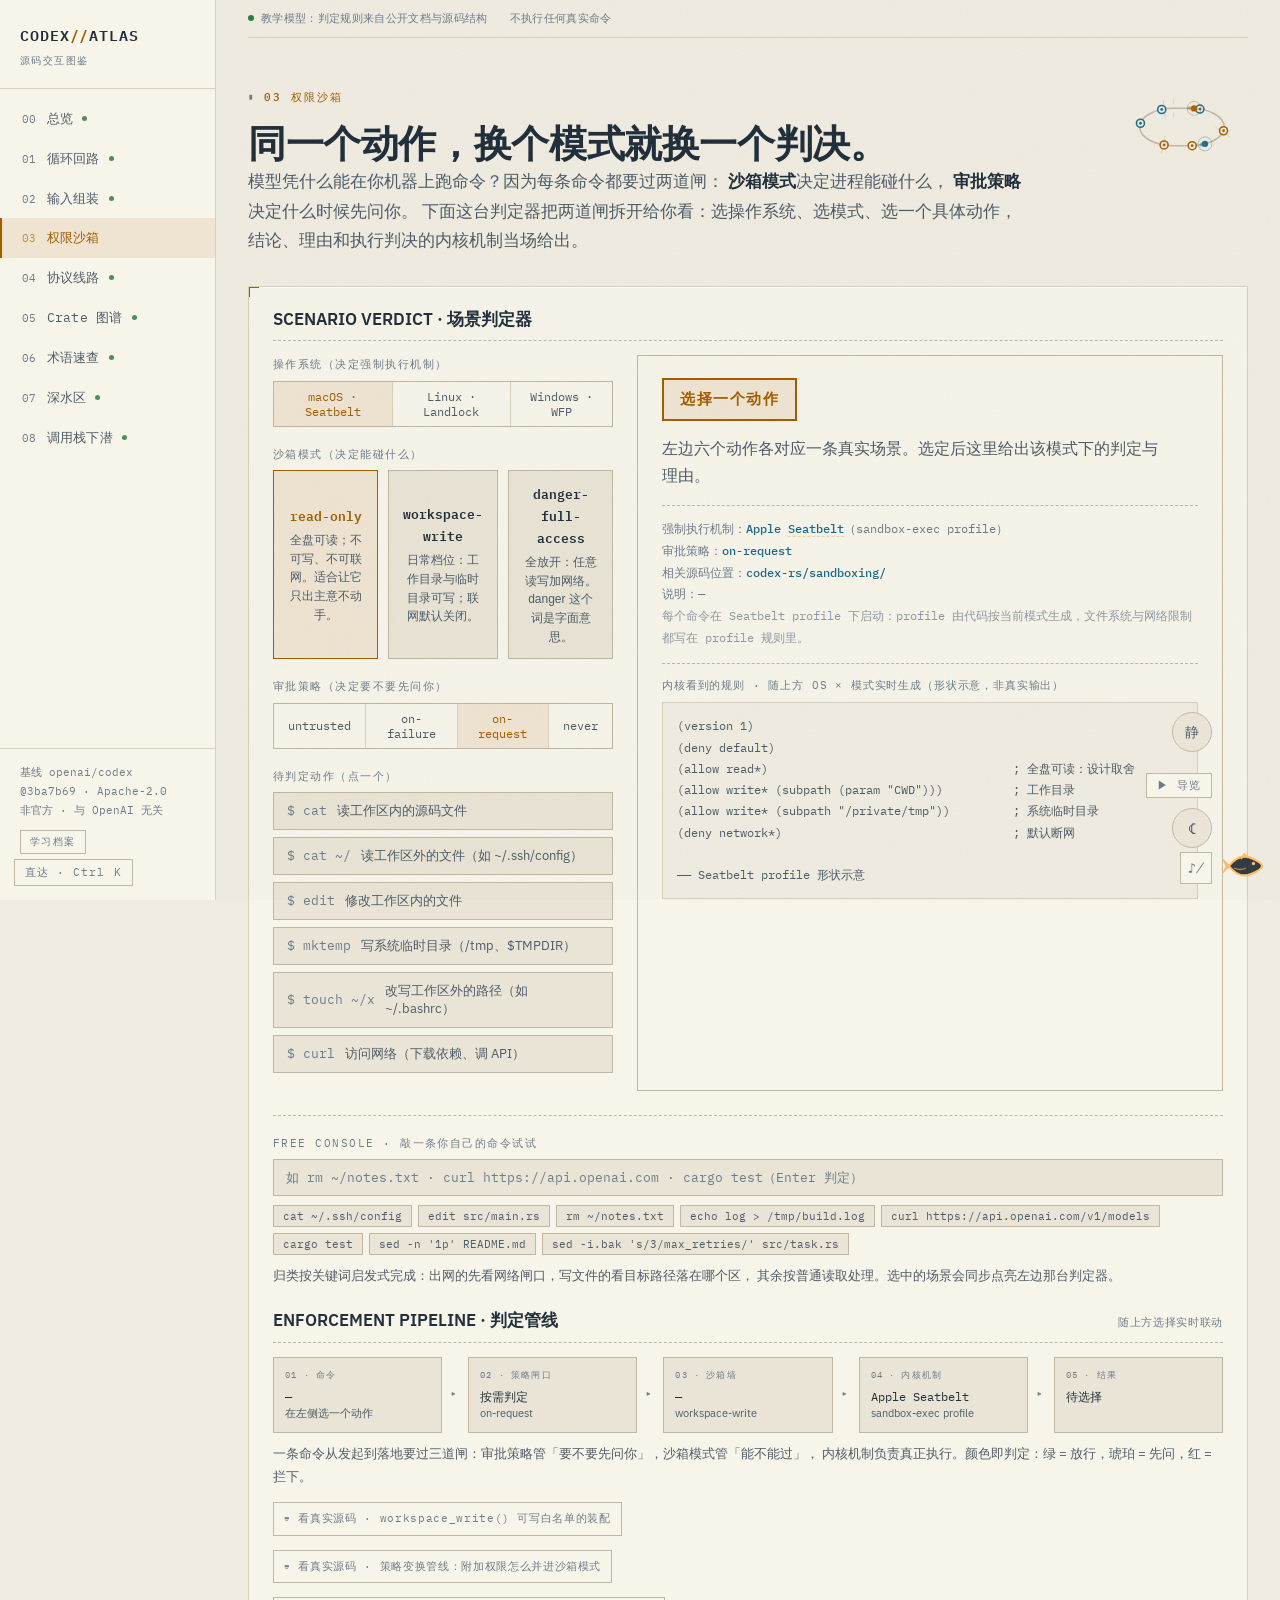
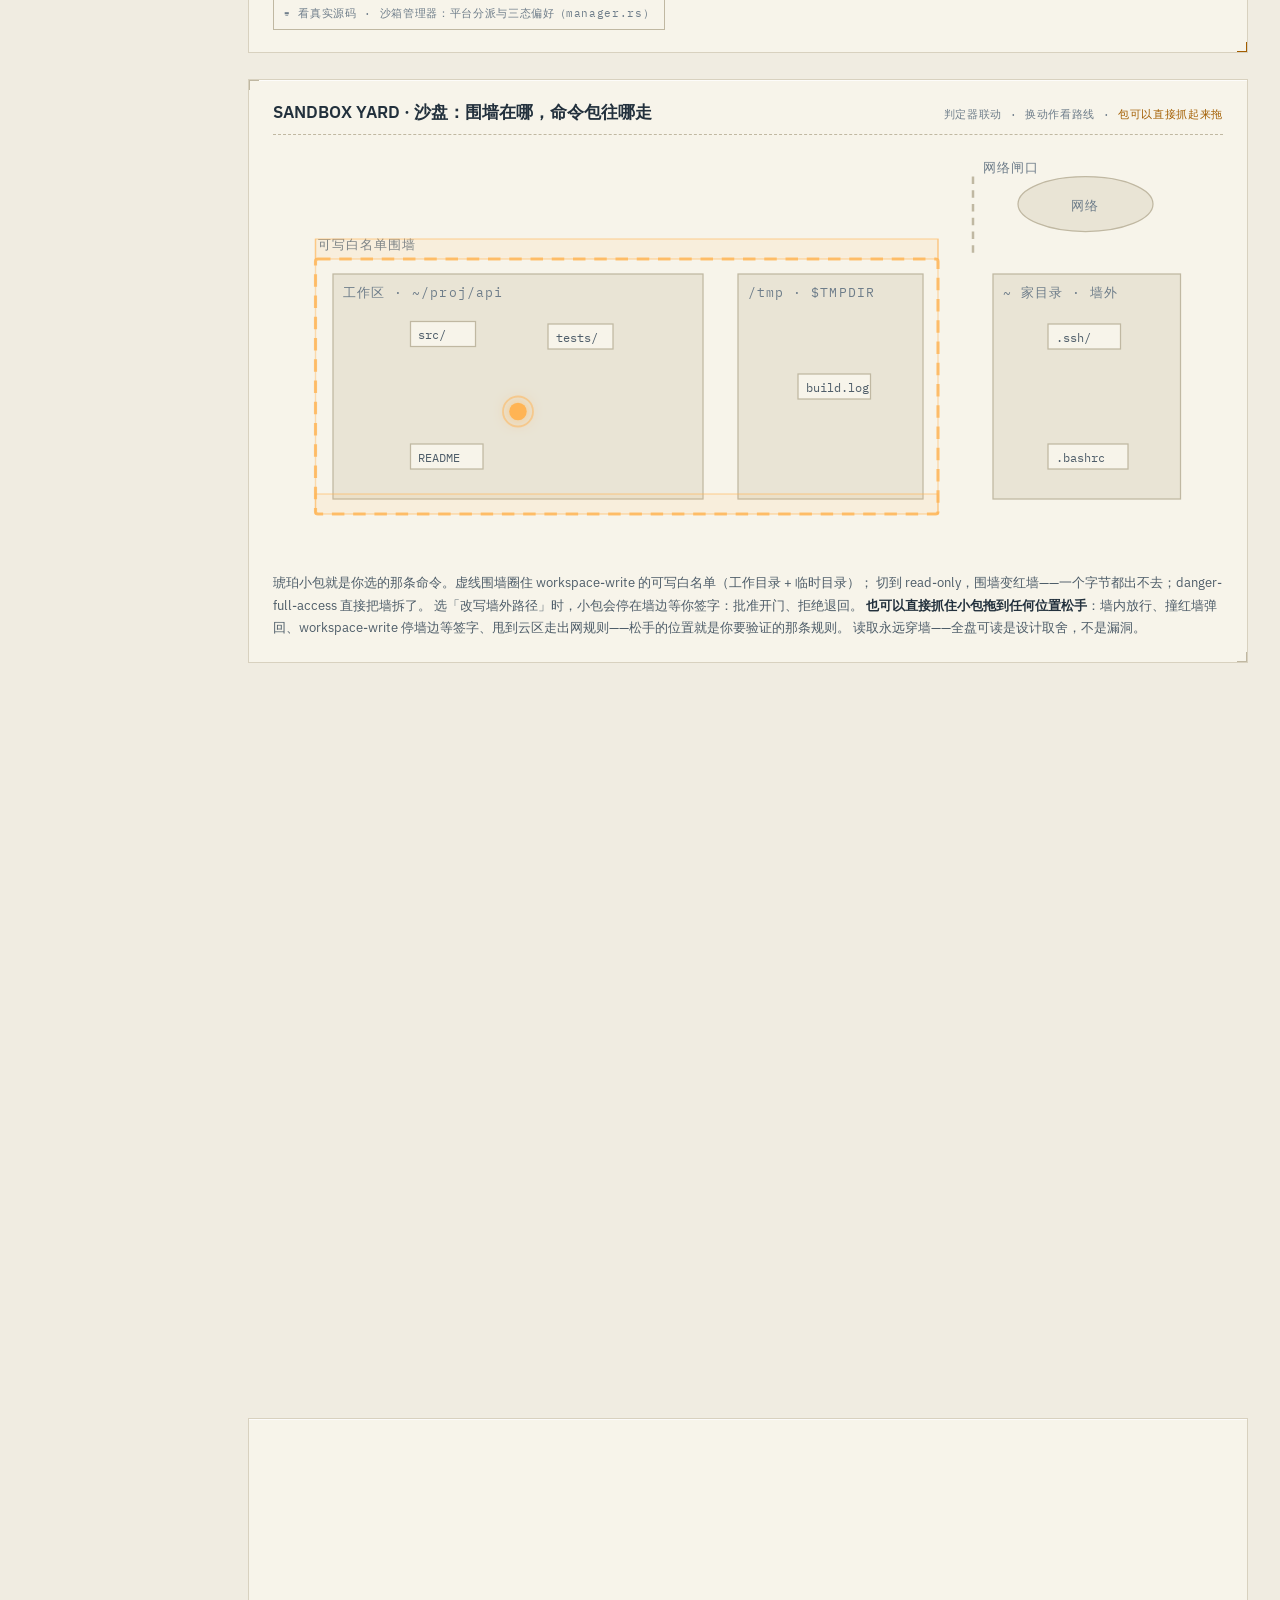
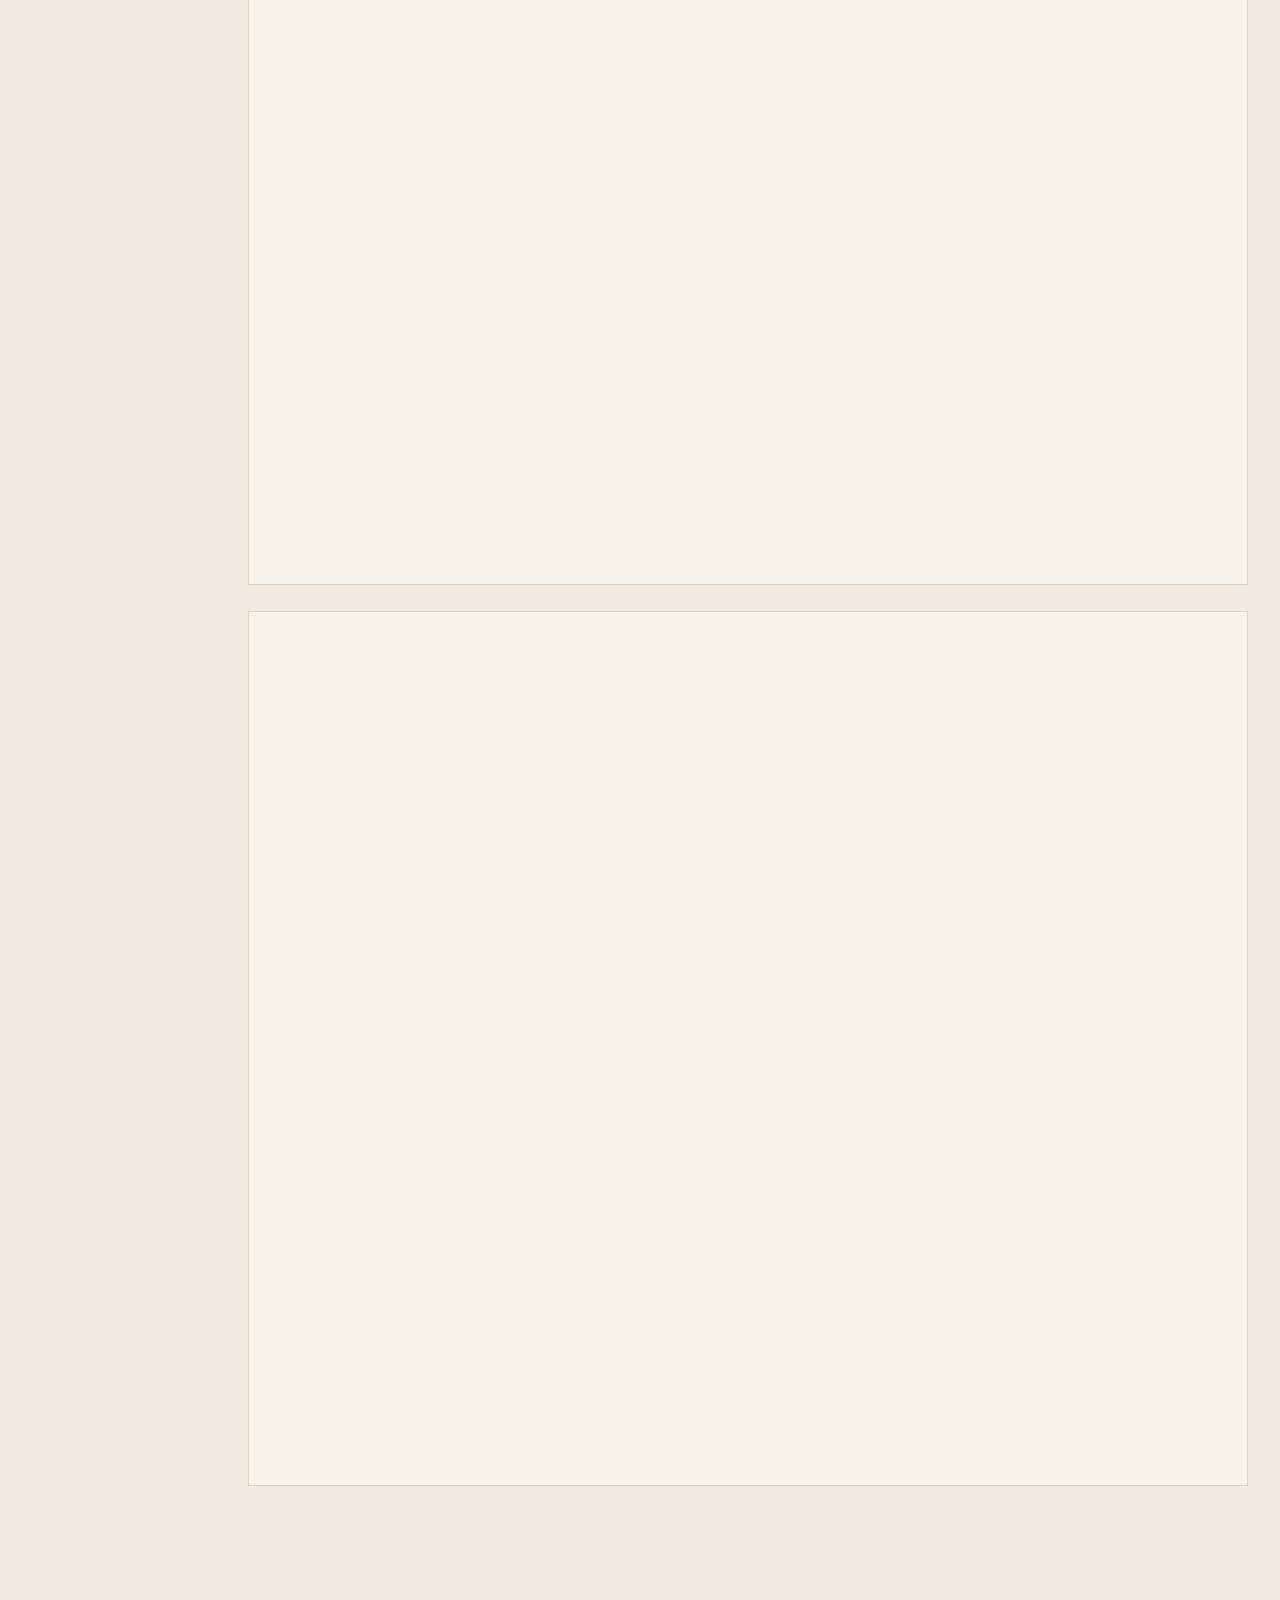
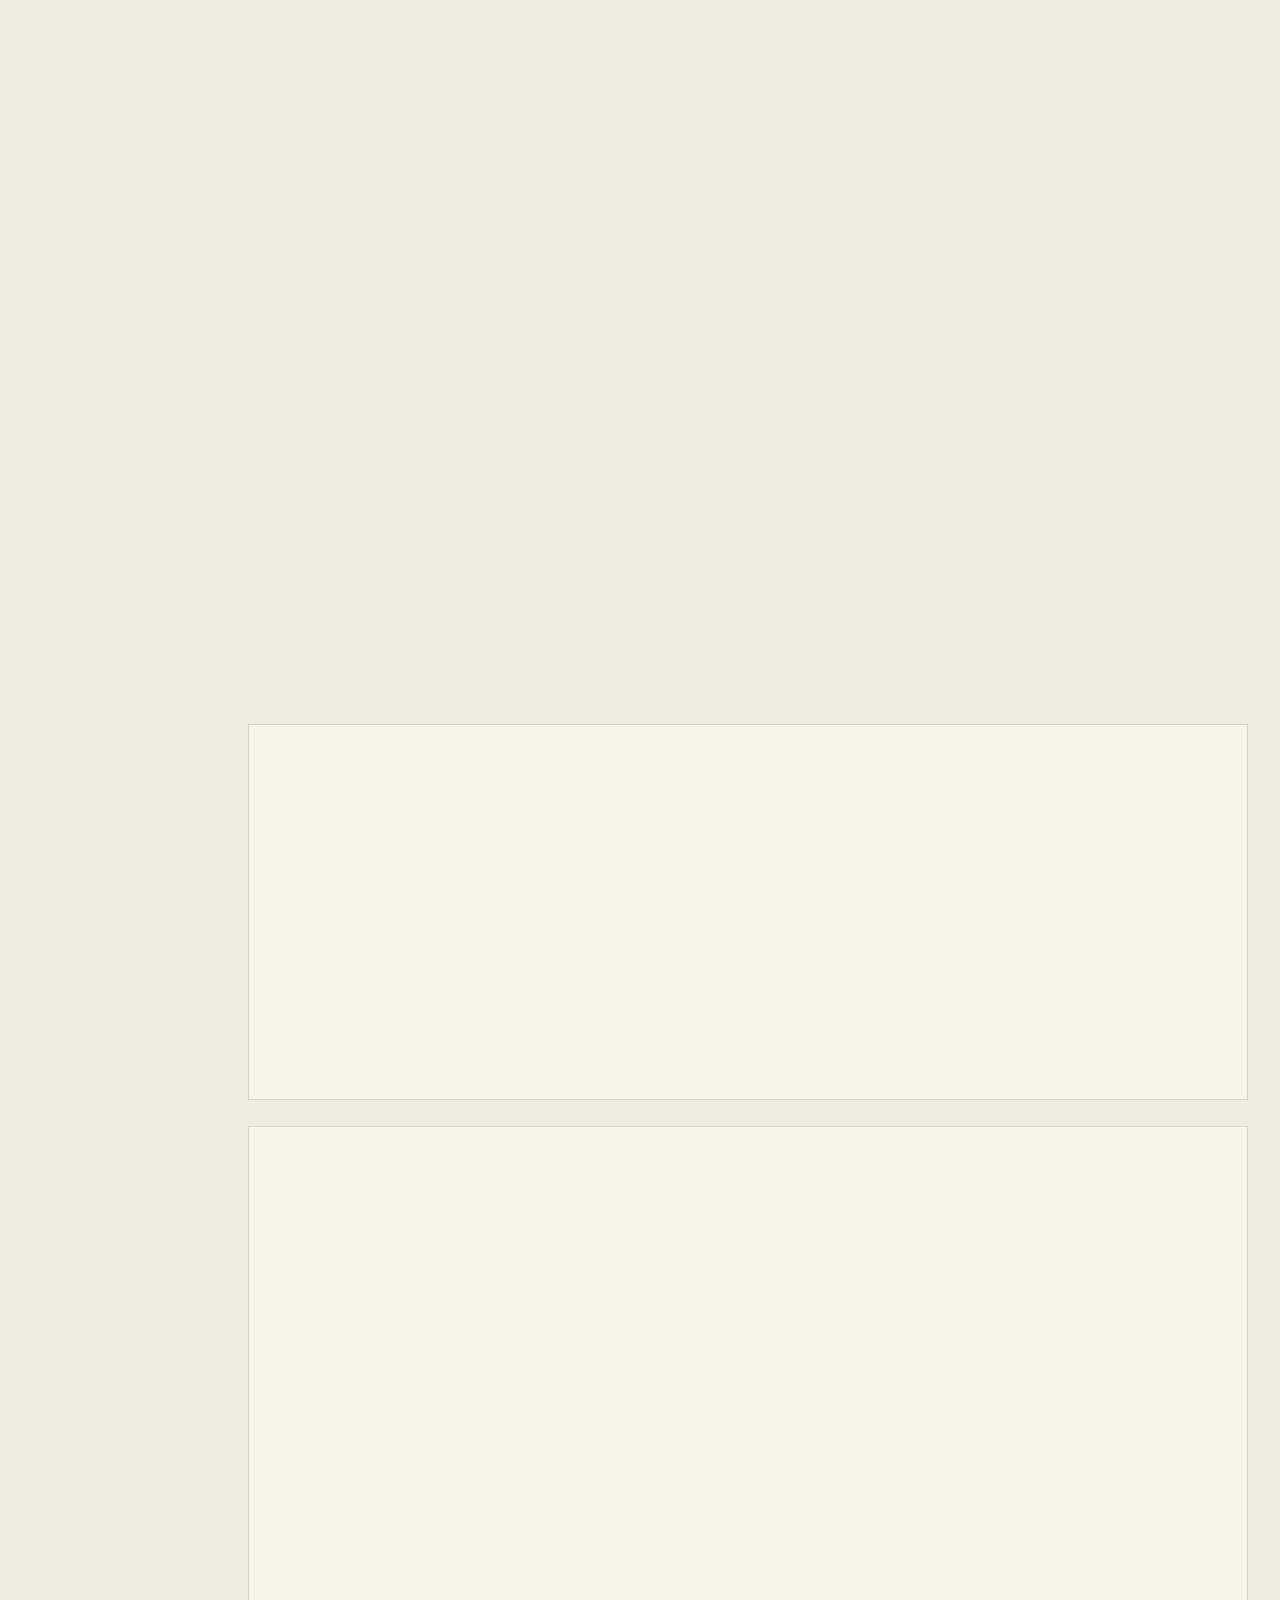
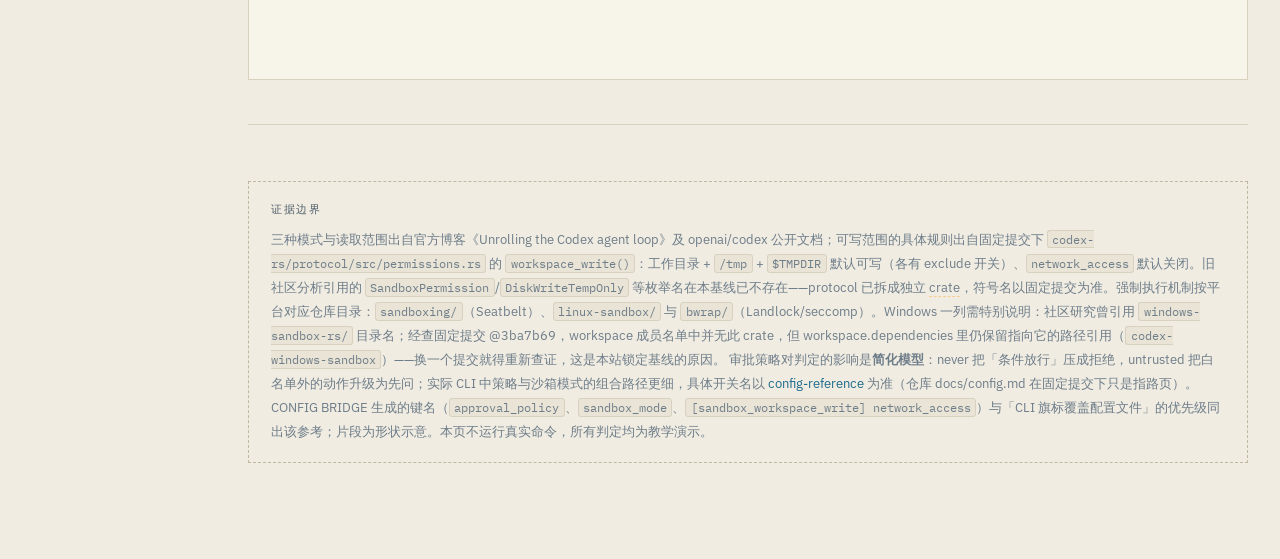
<file: labs/sandbox.html>
<!DOCTYPE html>
<html lang="zh-CN">
<head>
<meta charset="UTF-8">
<meta name="viewport" content="width=device-width, initial-scale=1.0">
<meta name="theme-color" content="#101418">
<title>03 权限沙箱 · 三套机制三种模式 — CODEX ATLAS</title>
<meta name="description" content="Codex 的 read-only / workspace-write / danger-full-access 三种沙箱模式下，读文件、写路径、联网分别怎么判？macOS Seatbelt、Linux Landlock、Windows WFP 各自怎么强制执行？">
<link rel="icon" type="image/svg+xml" href="data:image/svg+xml,%3Csvg xmlns='http://www.w3.org/2000/svg' viewBox='0 0 32 32'%3E%3Crect width='32' height='32' fill='%23101418'/%3E%3Cpath d='M7 9l8 7-8 7' stroke='%23ffb454' stroke-width='2.6' fill='none'/%3E%3Cpath d='M17 23h9' stroke='%238fc7e8' stroke-width='2.6'/%3E%3C/svg%3E">
<meta property="og:type" content="website">
<meta property="og:site_name" content="CODEX ATLAS">
<meta property="og:title" content="03 权限沙箱 · 三套机制三种模式 — CODEX ATLAS">
<meta property="og:description" content="选系统、选模式、选动作，当场给出 ALLOW / DENY / 条件放行和执行机制：Seatbelt、Landlock、WFP 三套实现的判定现场。">
<meta property="og:url" content="https://shine-233.github.io/codex-atlas/labs/sandbox.html">
<meta property="og:image" content="https://shine-233.github.io/codex-atlas/assets/og.png">
<meta name="twitter:card" content="summary_large_image">
<link rel="preconnect" href="https://fonts.googleapis.com">
<link rel="preconnect" href="https://fonts.gstatic.com" crossorigin>
<link href="https://fonts.googleapis.com/css2?family=IBM+Plex+Mono:wght@400;500;600&family=IBM+Plex+Sans:wght@400;500;600&display=swap" rel="stylesheet">
<link rel="stylesheet" href="../assets/styles.css">
<style>
  .ctrl-row { margin-bottom: 18px; }
  .ctrl-label { font-family: var(--mono); font-size: 10.5px; letter-spacing: .14em; color: var(--faint); text-transform: uppercase; margin-bottom: 7px; }

  .mode-cards { display: grid; grid-template-columns: repeat(3, 1fr); gap: 10px; }
  @media (max-width: 720px) { .mode-cards { grid-template-columns: 1fr; } }
  .mode-card {
    border: 1px solid var(--line-strong);
    background: var(--bg2);
    padding: 12px 14px;
    cursor: pointer;
    transition: border-color .15s;
  }
  .mode-card:hover { border-color: var(--dim); }
  .mode-card.on { border-color: var(--amber); background: var(--amber-dim); }
  .mode-card .mc-name { display: block; font-family: var(--mono); font-size: 13px; font-weight: 600; color: var(--ink); }
  .mode-card.on .mc-name { color: var(--amber); }
  .mode-card .mc-desc { display: block; font-size: 12px; color: var(--dim); margin-top: 4px; line-height: 1.55; }

  .acts { display: flex; flex-direction: column; gap: 7px; margin-top: 6px; }

  /* 内核机制规则样例 */
  .mech-sample-wrap { margin-top: 14px; border-top: 1px dashed var(--line-strong); padding-top: 12px; }
  .mech-sample-tag {
    font-family: var(--mono); font-size: 10.5px; color: var(--faint);
    letter-spacing: .08em; margin-bottom: 8px;
  }
  .mech-sample {
    margin: 0; background: var(--bg0); border: 1px solid var(--line);
    padding: 12px 14px; font-family: var(--mono); font-size: 11.5px;
    line-height: 1.85; color: var(--dim); white-space: pre-wrap; overflow-x: auto;
  }

  /* 审批弹窗形状还原 */
  .approve-mock {
    max-width: 560px; margin: 16px 0 10px;
    border: 1px solid var(--amber); background: var(--bg2);
    box-shadow: 0 8px 30px rgba(0, 0, 0, .35), 0 0 0 1px rgba(255, 180, 84, .12);
    animation: ca-rise .35s var(--ease) both;
  }
  .am-bar {
    display: flex; align-items: center; gap: 8px;
    background: var(--amber-dim); border-bottom: 1px solid rgba(255, 180, 84, .3);
    font-family: var(--mono); font-size: 11px; letter-spacing: .1em;
    text-transform: uppercase; color: var(--amber);
    padding: 7px 14px;
  }
  .am-bar i {
    width: 7px; height: 7px; border-radius: 50%;
    background: var(--amber); flex-shrink: 0;
    animation: ca-blink 1.4s steps(2) infinite;
  }
  .am-cmd {
    margin: 0; padding: 12px 16px 4px;
    font-family: var(--mono); font-size: 13.5px; color: var(--ink);
  }
  .am-why { margin: 6px 16px 12px; font-size: 12.5px; color: var(--dim); line-height: 1.65; }
  .am-opts { display: flex; gap: 8px; flex-wrap: wrap; padding: 0 16px 14px; }
  .am-opt {
    font-family: var(--mono); font-size: 12px;
    border: 1px solid var(--line-strong); padding: 5px 14px; color: var(--dim);
  }
  .am-opt.on { border-color: var(--ok); color: var(--ok); background: var(--ok-dim); }
  .am-opt.deny { border-color: var(--deny); color: var(--deny); }
  .act {
    display: flex; align-items: center; gap: 10px;
    background: var(--bg2); border: 1px solid var(--line-strong);
    color: var(--dim); font-size: 13px;
    padding: 9px 13px; cursor: pointer; text-align: left;
    font-family: var(--sans);
    transition: border-color .15s, color .15s;
  }
  .act:hover { border-color: var(--dim); color: var(--ink); }
  .act.on { border-color: var(--amber); color: var(--ink); background: var(--amber-dim); }
  .act .glyph { font-family: var(--mono); color: var(--faint); min-width: 20px; flex-shrink: 0; white-space: pre; }
  .act.on .glyph { color: var(--amber); }

  .verdict {
    border: 1px solid var(--line-strong);
    background: var(--bg1);
    padding: 22px 24px;
    min-height: 250px;
    position: relative;
  }
  .v-stamp {
    display: inline-block;
    font-family: var(--mono);
    font-weight: 600;
    font-size: 15px;
    letter-spacing: .1em;
    padding: 6px 16px;
    border: 2px solid;
    margin-bottom: 14px;
  }
  .v-stamp.allow { color: var(--ok); border-color: var(--ok); background: var(--ok-dim); }
  .v-stamp.deny { color: var(--deny); border-color: var(--deny); background: var(--deny-dim); }
  .v-stamp.cond { color: var(--amber); border-color: var(--amber); background: var(--amber-dim); }
  .v-why { color: var(--dim); max-width: 40em; }
  .v-mech {
    margin-top: 16px;
    padding-top: 12px;
    border-top: 1px dashed var(--line-strong);
    font-family: var(--mono);
    font-size: 11.5px;
    color: var(--faint);
    line-height: 1.9;
  }
  .v-mech b { color: var(--steel); font-weight: 500; }

  table.mx td { text-align: center; }
  table.mx td:first-child { text-align: left; }

  /* 小屏：判定器网格折叠为单列；矩阵可横滚；控制段允许换行 */
  @media (max-width: 860px) {
    #verdict-grid { grid-template-columns: 1fr !important; }
    .ctrl-row .seg { flex-wrap: wrap; }
    .ctrl-row .seg button { border-bottom: 1px solid var(--line); }
    table.mx { display: block; overflow-x: auto; }
  }
  .cell {
    display: inline-block;
    min-width: 58px;
    font-family: var(--mono);
    font-size: 11px;
    letter-spacing: .04em;
    padding: 3px 9px;
    border: 1px solid;
    cursor: pointer;
  }
  .cell.allow { color: var(--ok); border-color: rgba(123,201,139,.45); background: var(--ok-dim); }
  .cell.deny { color: var(--deny); border-color: rgba(240,121,106,.45); background: var(--deny-dim); }
  .cell.cond { color: var(--amber); border-color: rgba(255,180,84,.45); background: var(--amber-dim); }

  /* 自由命令判定台 */
  .cmd-block { margin-top: 24px; padding-top: 18px; border-top: 1px dashed var(--line-strong); }
  .cmd-line { display: flex; gap: 8px; align-items: stretch; flex-wrap: wrap; }
  .cmd-input {
    flex: 1; min-width: 220px;
    background: var(--bg2); border: 1px solid var(--line-strong); color: var(--ink);
    font-family: var(--mono); font-size: 13px; padding: 9px 12px;
  }
  .cmd-input:focus { border-color: var(--amber); outline: none; }
  .cmd-input::placeholder { color: var(--faint); }
  .cmd-ex { display: flex; gap: 6px; flex-wrap: wrap; margin-top: 9px; }
  .cmd-ex button {
    font-family: var(--mono); font-size: 11px; color: var(--dim);
    background: var(--bg2); border: 1px solid var(--line-strong);
    padding: 3px 9px; cursor: pointer;
    transition: color .15s, border-color .15s;
  }
  .cmd-ex button:hover { color: var(--amber); border-color: var(--amber); }

  /* ---------- SANDBOX YARD · 空间沙盘：把"墙"画出来 ---------- */
  .yard-wrap { position: relative; margin-top: 4px; }
  .yard-wrap svg { width: 100%; height: auto; display: block; }
  .yard-zone { fill: var(--bg2); stroke: var(--line-strong); }
  .yard-zone-label { fill: var(--faint); font-family: var(--mono); font-size: 10.5px; letter-spacing: .08em; }
  .yard-file { fill: var(--bg1); stroke: var(--line-strong); }
  .yard-file-label { fill: var(--dim); font-family: var(--mono); font-size: 9.5px; }
  .yard-fence {
    fill: none; stroke: rgba(255, 180, 84, .8); stroke-width: 2.5;
    stroke-dasharray: 10 7; transition: opacity .35s, stroke .35s, stroke-dasharray .35s;
  }
  .yard-fence.wall { stroke: rgba(240, 121, 106, .85); stroke-dasharray: none; }
  .yard-fence.off { opacity: .1; }
  .yard-fence.open { opacity: .3; stroke-dasharray: 3 10; }
  .yard-wall3d { stroke-width: 1.1; pointer-events: none; }
  .yard-netwall { stroke: var(--line-strong); stroke-width: 2; stroke-dasharray: 6 5; }
  .yard-dot { fill: #ffb454; filter: drop-shadow(0 0 6px rgba(255, 180, 84, .85)); }
  .yard-echo { fill: none; stroke: rgba(255, 180, 84, .5); stroke-width: 1.5; }
  .yard-tag { font-family: var(--mono); font-size: 11.5px; letter-spacing: .04em; paint-order: stroke; stroke: var(--bg0); stroke-width: 4; }
  .yard-tag.allow { fill: var(--ok); }
  .yard-tag.deny { fill: var(--deny); }
  .yard-tag.cond { fill: var(--amber); }
  .yard-shake { animation: yard-shake .4s var(--ease); transform-box: fill-box; transform-origin: center; }
  @keyframes yard-shake {
    0%, 100% { transform: translateX(0); }
    25% { transform: translateX(-6px); }
    55% { transform: translateX(5px); }
    80% { transform: translateX(-3px); }
  }
  .yard-ask {
    position: absolute; z-index: 6;
    transform: translate(-50%, -130%);
    background: var(--bg1); border: 1px solid var(--amber);
    box-shadow: 0 10px 26px rgba(0, 0, 0, .5);
    padding: 8px 10px; display: none; gap: 7px; align-items: center;
    font-size: 12px; color: var(--dim); white-space: nowrap;
  }
  .yard-ask.show { display: flex; animation: ca-rise .18s ease-out both; }
  .yard-ask button {
    font-family: var(--mono); font-size: 11px; padding: 2px 9px;
    cursor: pointer; background: none; border: 1px solid var(--line-strong); color: var(--dim);
  }
  .yard-ask button.yes { border-color: var(--ok); color: var(--ok); }
  .yard-ask button.no { border-color: var(--deny); color: var(--deny); }
  .yard-ask button:hover { background: var(--bg2); }

  /* ---------- MCP DETOUR · 双路径对比 ---------- */
  .mcp-wrap svg { width: 100%; height: auto; display: block; }
  .mcp-node rect { fill: var(--bg2); stroke: var(--line-strong); }
  .mcp-node text { fill: var(--dim); font-family: var(--mono); font-size: 11.5px; }
  .mcp-node.hot rect { stroke: var(--amber); filter: drop-shadow(0 0 5px rgba(255,180,84,.4)); }
  .mcp-node.hot text { fill: var(--amber); }
  .mcp-node.ext rect { stroke-dasharray: 5 4; }
  .mcp-edge { stroke: var(--line-strong); stroke-width: 1.3; fill: none; }
  .mcp-edge.hot { stroke: rgba(255,180,84,.8); stroke-width: 2; }
  .mcp-fence rect { fill: rgba(255,180,84,.14); stroke: rgba(255,180,84,.8); stroke-width: 2; stroke-dasharray: 7 5; }
  .mcp-fence text { fill: var(--amber); font-family: var(--mono); font-size: 9.5px; letter-spacing: .06em; }
  .mcp-lane-label { fill: var(--faint); font-family: var(--mono); font-size: 10px; letter-spacing: .1em; }
  .mcp-dot { fill: #ffb454; filter: drop-shadow(0 0 6px rgba(255,180,84,.85)); }
</style>
</head>
<body>

<a class="skip-link" href="#main">跳到主内容</a>

<nav class="rail" aria-label="站点线路">
  <a class="rail-brand" href="../index.html">
    <span class="sig">CODEX<b>//</b>ATLAS</span>
    <span class="sub">源码交互图鉴</span>
  </a>
  <div class="rail-chs">
    <a class="rail-ch" href="../index.html"><span class="ch-no">00</span>总览</a>
    <a class="rail-ch" href="loop.html"><span class="ch-no">01</span>循环回路</a>
    <a class="rail-ch" href="prompt.html"><span class="ch-no">02</span>输入组装</a>
    <a class="rail-ch" href="sandbox.html"><span class="ch-no">03</span>权限沙箱</a>
    <a class="rail-ch" href="appserver.html"><span class="ch-no">04</span>协议线路</a>
    <a class="rail-ch" href="atlas.html"><span class="ch-no">05</span>Crate 图谱</a>
    <a class="rail-ch" href="../glossary.html"><span class="ch-no">06</span>术语速查</a>
    <a class="rail-ch" href="deep.html"><span class="ch-no">07</span>深水区</a>
    <a class="rail-ch" href="dive.html"><span class="ch-no">08</span>调用栈下潜</a>
  </div>
  <div class="rail-foot">基线 openai/codex<br>@3ba7b69 · Apache-2.0<br>非官方 · 与 OpenAI 无关</div>
</nav>

<div class="topbar">
  <span class="sig">CODEX<b>//</b>ATLAS</span>
  <button class="nav-toggle" aria-expanded="false" aria-controls="mnav">菜单</button>
</div>
<div class="mobile-nav" id="mnav">
  <a href="../index.html">00 · 总览</a>
  <a href="loop.html">01 · 循环回路</a>
  <a href="prompt.html">02 · 输入组装</a>
  <a href="sandbox.html">03 · 权限沙箱</a>
  <a href="appserver.html">04 · 协议线路</a>
  <a href="atlas.html">05 · Crate 图谱</a>
  <a href="../glossary.html">06 · 术语速查</a>
  <a href="deep.html">07 · 深水区</a>
  <a href="dive.html">08 · 调用栈下潜</a>
</div>

<div class="wrap">
  <main class="container" id="main">

    <div class="status-strip">
      <span><i class="dot"></i>教学模型：判定规则来自公开文档与源码结构</span>
      <span>不执行任何真实命令</span>
    </div>

    <header style="padding-top:16px;">
      <div class="miniscope" id="miniscope" aria-hidden="true"></div>
      <p class="eyebrow"><span class="tick">▮</span>03 权限沙箱</p>
      <h1>同一个动作，换个模式就换一个判决。</h1>
      <p class="lede">
        模型凭什么能在你机器上跑命令？因为每条命令都要过两道闸：
        <b style="color:var(--ink);">沙箱模式</b>决定进程能碰什么，
        <b style="color:var(--ink);">审批策略</b>决定什么时候先问你。
        下面这台判定器把两道闸拆开给你看：选操作系统、选模式、选一个具体动作，
        结论、理由和执行判决的内核机制当场给出。
      </p>
    </header>

    <section class="panel hot" style="margin-top:30px;">
      <div class="panel-title">
        <h3>SCENARIO VERDICT · 场景判定器</h3>
        <span class="readout" id="combo-readout" aria-live="polite"></span>
      </div>

      <div style="display:grid;grid-template-columns:340px 1fr;gap:24px;" id="verdict-grid">
        <div>
          <div class="ctrl-row">
            <div class="ctrl-label">操作系统（决定强制执行机制）</div>
            <div class="seg" role="group" aria-label="选择操作系统">
              <button data-os="mac" class="on">macOS · Seatbelt</button>
              <button data-os="linux">Linux · Landlock</button>
              <button data-os="win">Windows · WFP</button>
            </div>
          </div>

          <div class="ctrl-row">
            <div class="ctrl-label">沙箱模式（决定能碰什么）</div>
            <div class="mode-cards" role="group" aria-label="选择沙箱模式">
              <button class="mode-card on" data-mode="ro">
                <span class="mc-name">read-only</span>
                <span class="mc-desc">全盘可读；不可写、不可联网。适合让它只出主意不动手。</span>
              </button>
              <button class="mode-card" data-mode="ww">
                <span class="mc-name">workspace-write</span>
                <span class="mc-desc">日常档位：工作目录与临时目录可写；联网默认关闭。</span>
              </button>
              <button class="mode-card" data-mode="full">
                <span class="mc-name">danger-full-access</span>
                <span class="mc-desc">全放开：任意读写加网络。danger 这个词是字面意思。</span>
              </button>
            </div>
          </div>

          <div class="ctrl-row">
            <div class="ctrl-label">审批策略（决定要不要先问你）</div>
            <div class="seg" role="group" aria-label="选择审批策略">
              <button data-pol="untrusted">untrusted</button>
              <button data-pol="on-failure">on-failure</button>
              <button data-pol="on-request" class="on">on-request</button>
              <button data-pol="never">never</button>
            </div>
          </div>

          <div class="ctrl-row">
            <div class="ctrl-label">待判定动作（点一个）</div>
            <div class="acts" id="acts"></div>
          </div>
        </div>

        <div class="verdict" aria-live="polite">
          <div id="v-stamp-wrap"><span class="v-stamp cond">选择一个动作</span></div>
          <p class="v-why" id="v-why">左边六个动作各对应一条真实场景。选定后这里给出该模式下的判定与理由。</p>
          <div class="v-mech" id="v-mech">
            强制执行机制：<b>—</b><br>相关源码位置：<b>—</b>
          </div>
          <div class="mech-sample-wrap">
            <div class="mech-sample-tag">内核看到的规则 · 随上方 OS × 模式实时生成（形状示意，非真实输出）</div>
            <pre class="mech-sample" id="mech-sample"></pre>
          </div>
        </div>
      </div>

      <div class="cmd-block">
        <div class="ctrl-row" style="margin-bottom:0;">
          <div class="ctrl-label">FREE CONSOLE · 敲一条你自己的命令试试</div>
          <div class="cmd-line">
            <input type="text" id="cmd-in" class="cmd-input" spellcheck="false"
                   placeholder="如 rm ~/notes.txt · curl https://api.openai.com · cargo test（Enter 判定）"
                   aria-label="输入命令，归类到左侧六种场景做判定">
          </div>
          <div class="cmd-ex" id="cmd-ex" aria-label="示例命令，点击即判定"></div>
          <p class="small muted" id="cmd-out" style="margin:10px 0 0;" aria-live="polite">
            归类按关键词启发式完成：出网的先看网络闸口，写文件的看目标路径落在哪个区，
            其余按普通读取处理。选中的场景会同步点亮左边那台判定器。
          </p>
        </div>
      </div>

      <div class="panel-title" style="margin-top:22px;">
        <h3>ENFORCEMENT PIPELINE · 判定管线</h3>
        <span class="readout">随上方选择实时联动</span>
      </div>
      <div class="pipe" id="pipe"></div>
      <p class="small muted" style="margin:10px 0 0;">
        一条命令从发起到落地要过三道闸：审批策略管「要不要先问你」，沙箱模式管「能不能过」，
        内核机制负责真正执行。颜色即判定：绿 = 放行，琥珀 = 先问，红 = 拦下。
      </p>
      <details class="src-details">
        <summary>⌨ 看真实源码 · workspace_write() 可写白名单的装配</summary>
        <pre><span class="src-loc">codex-rs/protocol/src/permissions.rs :758-791 · @3ba7b69 实测（截取）</span>
<span class="src-code">pub fn workspace_write(
    writable_roots: &amp;[AbsolutePathBuf],
    exclude_tmpdir_env_var: bool,
    exclude_slash_tmp: bool,
) -&gt; Self {
    let mut entries = vec![FileSystemSandboxEntry::new(
        FileSystemPath::Special { value: FileSystemSpecialPath::Root },
        FileSystemAccessMode::Read,
    )];
    entries.push(FileSystemSandboxEntry::new(
        FileSystemPath::Special { value: FileSystemSpecialPath::project_roots(None) },
        FileSystemAccessMode::Write,
    ));
    if !exclude_slash_tmp {
        entries.push(FileSystemSandboxEntry::new(
            FileSystemPath::Special { value: FileSystemSpecialPath::SlashTmp },
            FileSystemAccessMode::Write,
        ));
    }
    if !exclude_tmpdir_env_var {
        entries.push(FileSystemSandboxEntry::new(
            FileSystemPath::Special { value: FileSystemSpecialPath::Tmpdir },
            FileSystemAccessMode::Write,
        ));
    }</span></pre>
      </details>
      <details class="src-details">
        <summary>⌨ 看真实源码 · 策略变换管线：附加权限怎么并进沙箱模式</summary>
        <pre><span class="src-loc">codex-rs/sandboxing/src/policy_transforms.rs :30-36 · @3ba7b69 实测</span>
<span class="src-code">if matches!(&amp;entry.path, FileSystemPath::GlobPattern { .. })
    &amp;&amp; entry.access != FileSystemAccessMode::Deny
{
    return Err(
        "glob file system permissions only support deny-read entries".to_string(),
    );
}</span></pre>
        <p class="small muted" style="margin:8px 0 0;">
          附加权限里的 glob 通配只许用来<b>收紧</b>（deny-read），不许用来放行——配置写错直接报错，不静默降级。
        </p>
        <pre><span class="src-loc">同文件 :75-88 · 合并保留窄授权，交集则不然（docstring 原话）· @3ba7b69 实测</span>
<span class="src-code">/// Resolves cwd-dependent permission entries without filtering their authority.
///
/// Unlike intersection, this preserves narrower grants beneath denied paths.
pub fn materialize_additional_permissions(
    mut additional_permissions: AdditionalPermissionProfile,
    cwd: &amp;Path,
) -&gt; Result&lt;AdditionalPermissionProfile, String&gt; {
    if let Some(file_system) = additional_permissions.file_system.as_mut() {
        for entry in &amp;mut file_system.entries {
            *entry = materialize_cwd_dependent_entry(entry, cwd);
        }
    }
    normalize_additional_permissions(additional_permissions)
}</span></pre>
        <pre><span class="src-loc">同文件 :541-561 · 要不要上平台级沙箱，就靠这一个纯函数判定 · @3ba7b69 实测</span>
<span class="src-code">pub fn should_require_platform_sandbox(
    file_system_policy: &amp;FileSystemSandboxPolicy,
    network_policy: NetworkSandboxPolicy,
    has_managed_network_requirements: bool,
) -&gt; bool {
    if has_managed_network_requirements {
        return true;
    }

    if !network_policy.is_enabled() {
        return !matches!(
            file_system_policy.kind,
            FileSystemSandboxKind::ExternalSandbox
        );
    }

    match file_system_policy.kind {
        FileSystemSandboxKind::Restricted =&gt; !file_system_policy.has_full_disk_write_access(),
        FileSystemSandboxKind::Unrestricted | FileSystemSandboxKind::ExternalSandbox =&gt; false,
    }
}</span></pre>
        <p class="small muted" style="margin:8px 0 0;">
          托管网络在管时必须上平台沙箱；没网要求时除了 external-sandbox 都要；有网要求时，
          只有「受限模式但没给全盘写」才需要——三条规则全部收在一个无副作用函数里。
        </p>
      </details>
      <details class="src-details">
        <summary>⌨ 看真实源码 · 沙箱管理器：平台分派与三态偏好（manager.rs）</summary>
        <pre><span class="src-loc">codex-rs/sandboxing/src/manager.rs :62-76 · @3ba7b69 实测</span>
<span class="src-code">pub fn get_platform_sandbox(windows_sandbox_enabled: bool) -&gt; Option&lt;SandboxType&gt; {
    if cfg!(target_os = "macos") {
        Some(SandboxType::MacosSeatbelt)
    } else if cfg!(target_os = "linux") {
        Some(SandboxType::LinuxSeccomp)
    } else if cfg!(target_os = "windows") {
        if windows_sandbox_enabled {
            Some(SandboxType::WindowsRestrictedToken)
        } else {
            None
        }
    } else {
        None
    }
}</span></pre>
        <p class="small muted" style="margin:8px 0 0;">
          四种沙箱类型：<code>None / MacosSeatbelt / LinuxSeccomp / WindowsRestrictedToken</code>（枚举本体在同文件 :36-53，
          名字会作为 metric tag 上报）。Windows 还要再过一道开关，关着就退回 None。
        </p>
        <pre><span class="src-loc">同文件 :310-329 · Forbid / Require / Auto 三态偏好 · @3ba7b69 实测</span>
<span class="src-code">    pub fn should_sandbox(
        &amp;self,
        permission_profile: &amp;PermissionProfile,
        pref: SandboxablePreference,
        has_managed_network_requirements: bool,
    ) -&gt; bool {
        match pref {
            SandboxablePreference::Forbid =&gt; false,
            SandboxablePreference::Require =&gt; true,
            SandboxablePreference::Auto =&gt; {
                let (file_system_policy, network_policy) =
                    permission_profile.to_runtime_permissions();
                should_require_platform_sandbox(
                    &amp;file_system_policy,
                    network_policy,
                    has_managed_network_requirements,
                )
            }
        }
    }</span></pre>
        <p class="small muted" style="margin:8px 0 0;">
          Auto 档不是拍脑袋：它把判定整个委托给上面那个 <code>should_require_platform_sandbox</code>——
          两份切片在同一条调用链上。真正的 argv 包裹（seatbelt-exec 前缀、codex-linux-sandbox 注入、arg0 覆盖）
          发生在同文件的 <code>transform()</code> :331-482，按 SandboxType 分岔。
        </p>
      </details>
    </section>

    <!-- SANDBOX YARD · 空间沙盘 -->
    <section class="panel" id="yard-panel" style="margin-top:26px;">
      <div class="panel-title">
        <h3>SANDBOX YARD · 沙盘：围墙在哪，命令包往哪走</h3>
        <span class="readout">判定器联动 · 换动作看路线 · <b style="color:var(--amber);">包可以直接抓起来拖</b></span>
      </div>
      <div class="yard-wrap">
        <div id="yard" role="img"
             aria-label="沙盘示意图：工作区与临时目录在围墙内，家目录与网络在墙外。琥珀色命令包按当前选定的动作移动：放行就到达目标，被拒就撞墙弹回，条件放行会停在墙边等你签字。命令包也可以用指针直接抓起来，拖到任意位置松手，当场看该位置的判定结果。"></div>
        <div class="yard-ask" id="yard-ask">
          <span>越墙写入 <b style="font-family:var(--mono);">~/.bashrc</b>？</span>
          <button type="button" class="yes" id="yard-yes">批准</button>
          <button type="button" class="no" id="yard-no">拒绝</button>
        </div>
      </div>
      <p class="small muted" style="margin:10px 0 0;">
        琥珀小包就是你选的那条命令。虚线围墙圈住 workspace-write 的可写白名单（工作目录 + 临时目录）；
        切到 read-only，围墙变红墙——一个字节都出不去；danger-full-access 直接把墙拆了。
        选「改写墙外路径」时，小包会停在墙边等你签字：批准开门、拒绝退回。
        <b style="color:var(--ink);">也可以直接抓住小包拖到任何位置松手</b>：墙内放行、撞红墙弹回、workspace-write 停墙边等签字、甩到云区走出网规则——松手的位置就是你要验证的那条规则。
        读取永远穿墙——全盘可读是设计取舍，不是漏洞。
      </p>
    </section>

    <section>
      <h2>全景矩阵</h2>
      <p class="muted small">六行三列一览全部组合，格子随当前审批策略重新着色；点任意格联动上方判定器。</p>
      <table class="rt mx">
        <thead>
          <tr><th style="text-align:left;">动作</th><th>read-only</th><th>workspace-write</th><th>danger-full-access</th></tr>
        </thead>
        <tbody id="mx-body"></tbody>
      </table>
    </section>

    <section>
      <h2>MCP 工具不在保护范围内</h2>
      <div class="panel">
        <p style="margin-bottom:8px;">
          沙箱声明（02 的第 3 层）只描述<b>内置 shell 工具</b>的运行环境。
          经 MCP 服务器接入的工具完全绕开这套 Seatbelt / Landlock / WFP 信封——
          官方博客原话：它们「需自行负责执行其防护措施」。
        </p>
        <p class="muted" style="margin-bottom:0;">
          给模型接一个 MCP 文件服务器，它的删除操作不会因为 Codex 处于 read-only 而被拦截。
          能拦住它的只有两样：MCP 服务器自己的权限设计，和你会不会点那个「拒绝」。
        </p>
      </div>
    </section>

    <!-- SANDBOX SAND · 权限流沙仪（Falling Sand 手法） -->
    <section class="panel" id="sand-panel" style="margin-top:26px;">
      <div class="panel-title">
        <h3>SANDBOX SAND · 流沙仪：一把命令包，穿过三层权限膜</h3>
        <span class="readout">细胞自动机 · 拖动画布撒沙</span>
      </div>
      <p class="small muted" style="padding:0 24px;margin-bottom:12px;">
        琥珀沙粒是<b style="color:var(--ink);">命令包</b>。往下落时依次穿过三道权限膜：
        <b style="color:var(--steel);">读层</b>（普遍放行）、<b style="color:var(--ink);">写层</b>（看模式开口）、
        <b style="color:var(--deny);">拒绝层</b>（实线即墙）。穿过去的落到池底变绿；被膜挡住的当场堆红。
        切一次模式再撒一把，对比三层膜的开口：read-only 只留读缝，workspace-write 放开写层，full-access 整片拆掉。
      </p>
      <div class="controls" style="padding:0 24px 12px;border:none;">
        <div class="seg" role="group" aria-label="选择沙箱档位">
          <button data-sm="ro" type="button">read-only</button>
          <button data-sm="ww" class="on" type="button">workspace-write</button>
          <button data-sm="full" type="button">full-access</button>
        </div>
        <button class="btn" id="sand-pour" type="button">☂ 撒一把</button>
        <button class="btn" id="sand-clear" type="button">↺ 清空</button>
        <span class="match-readout" id="sand-stat" aria-live="polite"></span>
      </div>
      <div style="padding:0 24px 20px;">
        <canvas id="sand-canvas" style="width:100%;display:block;touch-action:none;cursor:crosshair;border:1px solid var(--line-strong);"></canvas>
      </div>
    </section>

    <!-- MCP 双路径对比仪 -->
    <section class="panel" id="mcp-lane-panel" style="margin-top:26px;">
      <div class="panel-title">
        <h3>MCP DETOUR · 两条工具路径，围墙只管一条</h3>
        <span class="readout">选一条路径 · 看包怎么走</span>
      </div>
      <div class="mcp-wrap">
        <div id="mcp-lanes" role="img"
             aria-label="双路径示意图：上路是内置 shell 工具，从 ToolRouter 穿过 Seatbelt/Landlock/WFP 围墙到系统执行；下路是 MCP 工具，从 ToolRouter 经 rmcp-client 直接出墙到外部 MCP 服务器进程，围墙完全不在它的路径上。"></div>
      </div>
      <div class="controls" style="border:none;padding:10px 0 0;">
        <button class="btn primary" id="mcp-run-builtin" type="button">▶ 跑一次内置 shell</button>
        <button class="btn" id="mcp-run-mcp" type="button">▶ 跑一次 MCP 工具</button>
        <span class="match-readout" id="mcp-cap" aria-live="polite">选一条路径开始</span>
      </div>
      <p class="small muted" style="margin:10px 0 0;">
        上路的内置工具被围墙全程管着；下路的 MCP 工具从 ToolRouter 直接出墙——围墙对它视而不见。
        这也是 02 第 2 层把「内置 + API + MCP」合并成一份工具清单、却只给内置那部分配沙箱声明的原因。
      </p>
      <p class="small muted" style="margin:10px 0 0;">MCP 侧的管家叫 McpManager：工具目录是两级缓存（运行时连接的工具 + 全量目录），注册来源是 plugins 与 extensions 两套体系——固定提交恰好就是给这套体系加「运行时连接状态上报」。</p>
      <details class="src-details">
        <summary>🔍 看真实源码 · McpManager 结构与两级缓存</summary>
        <pre><span class="src-loc">codex-rs/core/src/mcp.rs :73-102 · @3ba7b69 实测（构造体省略赋值体）</span>
<span class="src-code">#[derive(Clone)]
pub struct McpManager {
    plugins_manager: Arc&lt;PluginsManager&gt;,
    extensions: Arc&lt;ExtensionRegistry&lt;Config&gt;&gt;,
    codex_apps_tools_cache: ConnectorRuntimeManager&lt;ToolInfo&gt;,
    tool_catalog_cache: McpToolCatalogCache,
}

impl McpManager {
    pub fn new(plugins_manager: Arc&lt;PluginsManager&gt;) -&gt; Self {
        Self::new_with_extensions(
            plugins_manager,
            codex_extension_api::empty_extension_registry(),
            ConnectorRuntimeManager::default(),
        )
    }

    /// Creates a manager that resolves host-installed MCP contributions.
    pub fn new_with_extensions(
        plugins_manager: Arc&lt;PluginsManager&gt;,
        extensions: Arc&lt;ExtensionRegistry&lt;Config&gt;&gt;,
        codex_apps_tools_cache: ConnectorRuntimeManager&lt;ToolInfo&gt;,
    ) -&gt; Self { /* ... */ }

    pub fn codex_apps_tools_cache(&amp;self) -&gt; ConnectorRuntimeManager&lt;ToolInfo&gt; {
        self.codex_apps_tools_cache.clone()
    }

    pub fn tool_catalog_cache(&amp;self) -&gt; McpToolCatalogCache {
        self.tool_catalog_cache.clone()
    }
}</span></pre>
      </details>
      <p class="small muted" style="margin:10px 0 0;">管理器下面是传输层：连一台 MCP 服务器有三种「配方」——进程内、本地子进程、可流式 HTTP。HTTP 那条最重：OAuth 凭据、钥匙串、重定向策略、握手截止时间全挂在配方上。握手超时的实现是个 RAII 守卫，守卫一死（Drop），截止时间即清空。</p>
      <details class="src-details">
        <summary>🔍 看真实源码 · 三种传输配方与握手截止守卫</summary>
        <pre><span class="src-loc">codex-rs/rmcp-client/src/rmcp_client.rs :142-175 · @3ba7b69 实测（部分变体字段省略）</span>
<span class="src-code">#[derive(Clone)]
enum TransportRecipe {
    InProcess {
        factory: Arc&lt;dyn InProcessTransportFactory&gt;,
    },
    Stdio {
        command: StdioServerCommand,
        launcher: Arc&lt;dyn StdioServerLauncher&gt;,
    },
    StreamableHttp {
        server_name: String,
        url: String,
        bearer_token: Option&lt;StreamableHttpBearerToken&gt;,
        /* http_headers / env_http_headers / store_mode /
           keyring_backend_kind / auth_provider / redirect_mode 省略 */
        initialize_deadline: Arc&lt;StdMutex&lt;Option&lt;Instant&gt;&gt;&gt;,
    },
}

struct InitializeDeadlineGuard {
    deadline: Arc&lt;StdMutex&lt;Option&lt;Instant&gt;&gt;&gt;,
}

impl Drop for InitializeDeadlineGuard {
    fn drop(&amp;mut self) {
        *self.deadline.lock().unwrap_or_else(PoisonError::into_inner) = None;
    }
}</span></pre>
      </details>
      <p class="small muted" style="margin:10px 0 0;">HTTP 路径上还有一段反方向的故事：MCP 服务器可以在工具执行中途反过来向你提问（elicitation）——要么是 MCP 标准的结构化输入，要么是一张 OpenAI 风格的表单。关键在计时：你思考的每一秒都不算进操作超时。提问挂起期间秒表停摆，答案一到、守卫析构，时钟接着走。</p>
      <details class="src-details">
        <summary>🔍 看真实源码 · 服务器反向提问时，超时秒表是怎么停的</summary>
        <pre><span class="src-loc">codex-rs/rmcp-client/src/rmcp_client.rs :298-305 与 src/elicitation_client_service.rs :74-85 · @3ba7b69 实测（原文拼接，缩进压平）</span>
<span class="src-code">pub enum Elicitation {
    Mcp(ElicitRequestParams),
    OpenAiForm {
        meta: Option&lt;serde_json::Value&gt;,
        message: String,
        requested_schema: serde_json::Value,
    },
}

async fn create_elicitation(
    &amp;self,
    request: Elicitation,
    context: RequestContext&lt;RoleClient&gt;,
) -&gt; Result&lt;ElicitationResponse, rmcp::ErrorData&gt; {
    let RequestContext { id, meta, .. } = context;
    let request = restore_context_meta(request, meta);
    let _pause = self.pause_state.enter();
    (self.send_elicitation)(id, request)
        .await
        .map_err(|err| rmcp::ErrorData::internal_error(err.to_string(), None))
}</span></pre>
        <p class="small muted" style="margin:8px 0 0;">
          固定提交自带测试 active_time_timeout_pauses_while_elicitation_is_pending（rmcp_client.rs :1589）：
          50ms 的截止时间扛住了 90ms 的操作——因为中间 75ms 秒表是停着的。
          停表靠引用计数：提问进来计数加一，守卫析构减到零才恢复计时。
        </p>
      </details>
    </section>

    <section>
      <h2>另一条轴：审批策略</h2>
      <p class="muted small">模式管「能不能」，审批管「要不要先问」。两者正交，CLI 上独立配置——上方判定器已接入这条轴，切换策略看琥珀格怎么变色。</p>
      <table class="rt">
        <thead><tr><th>策略</th><th>行为</th></tr></thead>
        <tbody>
          <tr><td><code>untrusted</code></td><td>最保守：除白名单命令外都要人工批准。白名单由 <code>execpolicy</code> 的 Starlark 规则驱动（<code>policy.rs</code> 的 get_allowed_prefixes）——旧版 core 里的静态 safe_commands 表在固定提交下已不存在，具体放行哪些以规则文件为准。</td></tr>
          <tr><td><code>on-failure</code></td><td>沙箱内先跑；失败或被拦时请求升级重试。full-auto 预设 = workspace-write + on-failure。</td></tr>
          <tr><td><code>on-request</code></td><td>模型自行判断何时申请提权。</td></tr>
          <tr><td><code>never</code></td><td>从不打扰：拿不到的就直接失败，绝不弹窗。无人值守跑批常用。</td></tr>
        </tbody>
      </table>
      <p class="small muted">
        判定器里 workspace-write 对「写工作区外路径」给出的琥珀色结果，走的就是这条轴：沙箱说不行，但你可以点头放行一次。
      </p>
      <details class="src-details">
        <summary>⌨ 看真实源码 · 免审批白名单是 Starlark 规则驱动的</summary>
        <pre><span class="src-loc">codex-rs/execpolicy/src/policy.rs :104-126 · @3ba7b69 实测</span>
<span class="src-code">pub fn get_allowed_prefixes(&amp;self) -&gt; Vec&lt;Vec&lt;String&gt;&gt; {
    let mut prefixes = Vec::new();

    for (_program, rules) in self.rules_by_program.iter_all() {
        for rule in rules {
            let Some(prefix_rule) = rule.as_any().downcast_ref::&lt;PrefixRule&gt;() else {
                continue;
            };
            if prefix_rule.decision != Decision::Allow {
                continue;
            }

            let mut prefix = Vec::with_capacity(prefix_rule.pattern.rest.len() + 1);
            prefix.push(prefix_rule.pattern.first.as_ref().to_string());
            prefix.extend(prefix_rule.pattern.rest.iter().map(render_pattern_token));
            prefixes.push(prefix);
        }
    }

    prefixes.sort();
    prefixes.dedup();
    prefixes
}</span></pre>
        <p class="small muted" style="margin:8px 0 0;">
          读出声：白名单不是写死的表——从 Starlark 策略脚本里收集「Allow 决策的前缀规则」，
          排序去重后交给审批层。untrusted 策略下的「白名单命令免审批」走的就是这套。
        </p>
      </details>
    </section>

    <!-- 审批弹窗的形状 -->
    <section>
      <h2>审批弹窗长什么样</h2>
      <p class="muted small">
        琥珀色的「条件放行」最终会落到你面前的一个确认框。判定器里点
        <button type="button" class="btn" id="demo-approve-act" style="padding:2px 12px;font-size:12px;">$ touch ~/x</button>
        再切到 workspace-write，然后到下面这个弹窗里亲手批一次——它是真的能点的：
      </p>
      <div class="approve-mock">
        <div class="am-bar"><i></i>approval requested · codex</div>
        <pre class="am-cmd">$ touch ~/x</pre>
        <p class="am-why">这条命令要写入工作目录之外的路径。批准后仅本次有效；沙箱本身仍然挡着其余的越界动作。</p>
        <div class="am-opts">
          <button type="button" class="am-opt on" data-am="once">批准一次</button>
          <button type="button" class="am-opt on" data-am="session">本轮内允许</button>
          <button type="button" class="am-opt deny" data-am="deny">拒绝</button>
        </div>
        <div class="am-result" id="am-result" role="status"></div>
      </div>
      <p class="small muted">
        按键与文案随版本、客户端各有画法（TUI 和 IDE 插件不长一样），这里给的是能点的形状，不是截图。
        这类请求在线上的样子是 <a href="appserver.html">04 协议线路</a> 第 11 条——服务端反向请求，整轮挂起等你应答。
        选「拒绝」也不会中断回合：模型收到的是「没批」，自己换思路。
      </p>
    </section>

    <!-- 把判定写成配置：config.toml / CLI 片段生成器 -->
    <section class="panel" id="cfg-panel">
      <div class="panel-title">
        <h3>CONFIG BRIDGE · 把判定写成配置</h3>
        <span class="readout">选组合 · 片段实时生成 · 可直接粘贴</span>
      </div>

      <div class="cfg-grid">
        <div>
          <div class="ctrl-row cfg-ctrl">
            <div class="ctrl-label">sandbox_mode（写进配置或 --sandbox）</div>
            <div class="seg" role="group" aria-label="选择沙箱模式">
              <button data-cm="ro">read-only</button>
              <button data-cm="ww" class="on">workspace-write</button>
              <button data-cm="full">danger-full-access</button>
            </div>
          </div>
          <div class="ctrl-row cfg-ctrl">
            <div class="ctrl-label">approval_policy（写进配置或 --ask-for-approval）</div>
            <div class="seg" role="group" aria-label="选择审批策略">
              <button data-cp="untrusted">untrusted</button>
              <button data-cp="on-failure">on-failure</button>
              <button data-cp="on-request" class="on">on-request</button>
              <button data-cp="never">never</button>
            </div>
          </div>
          <div class="ctrl-row cfg-ctrl">
            <label class="switch-row">
              <input type="checkbox" id="cfg-net">
              <span class="sw" aria-hidden="true"></span>
              <span style="font-family:var(--mono);font-size:12px;">workspace-write 下打开 network_access</span>
            </label>
          </div>
          <p class="small muted" style="margin-bottom:0;">
            CLI 旗标优先于配置文件。只跑一次不想改配置时，用右边那条命令行。
          </p>
        </div>

        <div>
          <pre class="cfg-pre" id="cfg-toml" aria-live="polite"></pre>
          <div class="cfg-cli" id="cfg-cli" aria-live="polite"></div>
          <div id="cfg-notes" aria-live="polite"></div>
          <div class="cfg-where">配置文件位置：~/.codex/config.toml · 键名以 <a href="https://developers.openai.com/codex/config-reference" target="_blank" rel="noopener">config-reference</a> 为准（仓库 docs/config.md 在固定提交下只是指路页）</div>
        </div>
      </div>
    </section>

    <section class="panel" style="margin-top:26px;">
      <div id="quiz"></div>
    </section>

    <hr class="sep">

    <aside class="evidence">
      <div class="ev-h">证据边界</div>
      三种模式与读取范围出自官方博客《Unrolling the Codex agent loop》及 openai/codex 公开文档；可写范围的具体规则出自固定提交下 <code>codex-rs/protocol/src/permissions.rs</code> 的 <code>workspace_write()</code>：工作目录 + <code>/tmp</code> + <code>$TMPDIR</code> 默认可写（各有 exclude 开关）、<code>network_access</code> 默认关闭。旧社区分析引用的 <code>SandboxPermission</code>/<code>DiskWriteTempOnly</code> 等枚举名在本基线已不存在——protocol 已拆成独立 crate，符号名以固定提交为准。强制执行机制按平台对应仓库目录：<code>sandboxing/</code>（Seatbelt）、<code>linux-sandbox/</code> 与 <code>bwrap/</code>（Landlock/seccomp）。Windows 一列需特别说明：社区研究曾引用 <code>windows-sandbox-rs/</code> 目录名；经查固定提交 @3ba7b69，workspace 成员名单中并无此 crate，但 workspace.dependencies 里仍保留指向它的路径引用（<code>codex-windows-sandbox</code>）——换一个提交就得重新查证，这是本站锁定基线的原因。
      审批策略对判定的影响是<b>简化模型</b>：never 把「条件放行」压成拒绝，untrusted 把白名单外的动作升级为先问；实际 CLI 中策略与沙箱模式的组合路径更细，具体开关名以 <a href="https://developers.openai.com/codex/config-reference" target="_blank" rel="noopener">config-reference</a> 为准（仓库 docs/config.md 在固定提交下只是指路页）。CONFIG BRIDGE 生成的键名（<code>approval_policy</code>、<code>sandbox_mode</code>、<code>[sandbox_workspace_write] network_access</code>）与「CLI 旗标覆盖配置文件」的优先级同出该参考；片段为形状示意。本页不运行真实命令，所有判定均为教学演示。
    </aside>

  </main>
</div>

<script src="../assets/panel.js"></script>
<script src="../assets/panel-page.js"></script>
<script src="../assets/panel-pet.js"></script>
<script src="../assets/panel-theme.js"></script>
<script src="../assets/sound.js"></script>
<script src="../assets/loop-hero.js"></script>
<script>
(function () {
  "use strict";

  var OS_MECH = {
    mac:  { name:"Apple Seatbelt", lib:"sandbox-exec profile", crates:"codex-rs/sandboxing/",
            note:"每个命令在 Seatbelt profile 下启动：profile 由代码按当前模式生成，文件系统与网络限制都写在 profile 规则里。" },
    linux:{ name:"Landlock + seccomp", lib:"内核 LSM 过滤", crates:"codex-rs/linux-sandbox/ · bwrap/",
            note:"用 Landlock 规则集约束文件树访问，seccomp 收窄系统调用面；另提供 bwrap 容器路线作为替代。" },
    win:  { name:"Windows WFP + 受限令牌", lib:"过滤平台 / 访问令牌", crates:"codex-rs/sandboxing/ · process-hardening/",
            note:"网络层由 Windows Filtering Platform 规则管控、写入靠受限访问令牌收权。注意：windows-sandbox-rs 的源码就在仓库里，但固定提交 @3ba7b69 没把它列进 workspace members——构建上暂未启用。实现位置随版本演进，所以本站锁基线，换一个提交就得重查。" }
  };

  /* v: ro / ww / full 三模式的判定。cond = 条件放行 */
  var ACTS = [
    { id:"rw", glyph:"cat", name:"读工作区内的源码文件",
      v:{ ro:"allow", ww:"allow", full:"allow" },
      why:"读取在任何模式下都放行——Codex 的沙箱主轴是写入与网络，不是阅读。这也是它能先通读你的仓库再动第一行键盘的前提。",
      mech:"普通文件读取，无需额外授权。" },
    { id:"ra", glyph:"cat ~/", name:"读工作区外的文件（如 ~/.ssh/config）",
      v:{ ro:"allow", ww:"allow", full:"allow" },
      why:"同样是放行。<b>沙箱不隔离读取</b>：保密靠磁盘权限和你自己的信任边界，敏感文件别指望这层替你挡。",
      mech:"同上；读取不受沙箱约束——policy 层只管写入与网络。" },
    { id:"ww", glyph:"edit", name:"修改工作区内的文件",
      v:{ ro:"deny", ww:"allow", full:"allow" },
      why:"read-only 模式下被拒——它连临时目录都不该碰。workspace-write 是为这个动作设计的日常档位：git root 到 cwd 的路径都在白名单里。",
      mech:"workspace-write 白名单 = 工作目录 + 系统临时目录。" },
    { id:"wt", glyph:"mktemp", name:"写系统临时目录（/tmp、$TMPDIR）",
      v:{ ro:"deny", ww:"allow", full:"allow" },
      why:"编译产物、测试缓存都落在这里。对应 protocol crate 的 workspace_write() 规则：/tmp 与 $TMPDIR 默认在可写名单里——临时目录被视为工作区的延伸，而不是越界。",
      mech:"同上；临时目录与工作目录同级放行。" },
    { id:"wo", glyph:"touch ~/x", name:"改写工作区外的路径（如 ~/.bashrc）",
      v:{ ro:"deny", ww:"cond", full:"allow" },
      why:"两种保守模式都挡住。workspace-write 下显示琥珀色：沙箱本身不放行，但如果审批策略允许，会弹窗征求你的一次性同意——<b>拦住它的不是墙，是你的签名</b>。danger-full-access 则毫无阻拦。",
      mech:"拒绝发生在沙箱层；放行走审批升级流（shell-escalation）。" },
    { id:"net", glyph:"curl", name:"访问网络（下载依赖、调 API）",
      v:{ ro:"deny", ww:"cond", full:"allow" },
      why:"read-only 与 workspace-write 默认断网；后者可在 config 里显式打开 network_access——打开后这格变绿。需要联网装依赖又不想全放开时，这是唯一的中间档。",
      mech:"macOS 在 Seatbelt profile 内关网络；Linux 由 seccomp 兜底；Windows 走 WFP 规则。对应 workspace_write() 的 network_access 开关。" }
  ];

  var curOs = "mac";
  var curMode = "ww";
  var curAct = null;
  var curPol = "on-request";
  var POL_LABEL = { "untrusted": "untrusted", "on-failure": "on-failure", "on-request": "on-request", "never": "never" };

  var actsBox = document.getElementById("acts");
  var stampWrap = document.getElementById("v-stamp-wrap");
  var vWhy = document.getElementById("v-why");
  var vMech = document.getElementById("v-mech");
  var comboReadout = document.getElementById("combo-readout");
  var mxBody = document.getElementById("mx-body");
  var pipe = document.getElementById("pipe");
  /* CONFIG BRIDGE 的重渲染钩子：判定器状态一变，下面的配置片段跟着变 */
  var cfgRender = function () {};

  function chipCls(v) {
    return v === "allow" ? ["ALLOW", "allow"] : v === "deny" ? ["DENY", "deny"] : ["条件放行", "cond"];
  }

  /* ---------- 判定管线：命令 → 策略闸口 → 沙箱墙 → 内核机制 → 结果 ---------- */
  function pipeStage(no, k, v, small, cls) {
    return '<div class="pipe-stage ' + (cls || "") + '">' +
      '<div class="pipe-k">' + no + " · " + k + "</div>" +
      '<div class="pipe-v">' + v + (small ? "<small>" + small + "</small>" : "") + "</div>" +
      "</div>";
  }

  function renderPipe(eff) {
    if (!pipe) return;
    var MODE_NAME = { ro: "read-only", ww: "workspace-write", full: "danger-full-access" };
    var base = curAct ? curAct.v[curMode] : null;
    var html = "";

    html += pipeStage("01", "命令",
      curAct ? "$ " + curAct.glyph : "—",
      curAct ? curAct.name : "在左侧选一个动作");

    /* 策略闸口 */
    var polCls = "", polV = "按需判定", polS = POL_LABEL[curPol];
    if (curAct) {
      if (curPol === "untrusted" && base !== "deny" && curAct.id !== "rw") {
        polCls = "ask"; polV = "先问再跑";
      } else if (curPol === "never" && base === "cond") {
        polCls = "block"; polV = "不弹窗 · 直接失败";
      } else {
        polCls = "pass"; polV = "不拦截";
      }
    }
    html += pipeStage("02", "策略闸口", polV, polS, polCls);

    /* 沙箱墙 */
    var wallMap = { allow: ["pass", "放行"], deny: ["block", "拒绝"], cond: ["ask", "条件放行 · 可升级"] };
    var wall = base ? wallMap[base] : ["", "—"];
    html += pipeStage("03", "沙箱墙", wall[1], MODE_NAME[curMode], base ? wall[0] : "");

    /* 内核机制 */
    html += pipeStage("04", "内核机制",
      OS_MECH[curOs].name,
      OS_MECH[curOs].lib, "");

    /* 结果 */
    var res = eff ? chipCls(eff.v) : ["待选择", ""];
    var resCls = eff ? (eff.v === "allow" ? "pass" : eff.v === "deny" ? "block" : "ask") : "";
    html += pipeStage("05", "结果", res[0],
      eff && eff.note ? eff.note : (curAct ? OS_MECH[curOs].name.split(" ")[0] + " 执行" : ""),
      resCls);

    html += '<i class="pipe-runner" aria-hidden="true"></i>';
    pipe.innerHTML = html;
    if (curAct) {
      pipe.classList.remove("run");
      void pipe.offsetWidth;
      pipe.classList.add("run");
      runPacket(resCls);
    } else {
      pipe.classList.remove("run");
      stopPacket();
    }
  }

  /* ---------- 信号包：命令包逐段穿过五道闸，颜色随最终判定落定 ---------- */
  var packetEl = null;
  var packetTimers = [];
  function stopPacket() {
    packetTimers.forEach(clearTimeout);
    packetTimers = [];
    if (packetEl) packetEl.classList.remove("live");
  }
  function runPacket(cls) {
    if (!pipe || window.PrefersReducedMotion === true) return;
    packetTimers.forEach(clearTimeout);
    packetTimers = [];
    var stages = pipe.querySelectorAll(".pipe-stage");
    if (stages.length < 5) return;
    if (!packetEl) {
      packetEl = document.createElement("i");
      packetEl.className = "pipe-packet";
    }
    pipe.appendChild(packetEl);   /* innerHTML 重建会把它冲掉，每次重新挂载 */
    var pr = pipe.getBoundingClientRect();
    function center(i) {
      var r = stages[i].getBoundingClientRect();
      return r.left - pr.left + pipe.scrollLeft + r.width / 2;
    }
    packetEl.className = "pipe-packet live";
    packetEl.style.left = center(0) + "px";
    var HOP = 165;
    for (var i = 1; i < 5; i++) {
      (function (i) {
        packetTimers.push(setTimeout(function () {
          if (!packetEl) return;
          packetEl.style.left = center(i) + "px";
          if (i === 4) {
            packetEl.classList.add(cls || "");
            var st = stages[4];
            st.classList.remove("landed");
            void st.offsetWidth;
            st.classList.add("landed");
          }
        }, HOP * i));
      })(i);
    }
  }

  /* 审批策略对基础判定的修正（简化模型，见证据边界）：
     never 把「条件放行」压成拒绝；untrusted 把白名单外动作升级为先问。
     net 动作在 workspace-write 下受 CONFIG BRIDGE 的 network_access 开关影响：打开即放行。 */
  function netIsOn() {
    var nb = document.getElementById("cfg-net");
    return !!(nb && nb.checked);
  }
  function effVerdict(act, mode) {
    var base = act.v[mode];
    if (act.id === "net" && mode === "ww" && netIsOn()) {
      return { v: "allow", note: "network_access 已打开：workspace-write 的断网默认被显式推翻。" };
    }
    if (curPol === "never" && base === "cond") {
      return { v: "deny", note: "策略 never：不会弹窗征求同意，拿不到的权限直接失败。" };
    }
    if (curPol === "untrusted" && base !== "deny" && act.id !== "rw") {
      return { v: "cond", note: "策略 untrusted：白名单外的动作先弹窗，批准后才执行。" };
    }
    return { v: base, note: null };
  }

  function renderVerdict() {
    if (!curAct) {
      stampWrap.innerHTML = '<span class="v-stamp cond">选择一个动作</span>';
      vWhy.textContent = "左边六个动作各对应一条真实场景。选定后这里给出该模式下的判定与理由。";
      renderMech(null);
      comboReadout.innerHTML = "";
      renderPipe(null);
      markMatrixSel();
      if (window.__yardRender) window.__yardRender(null);
      return;
    }
    var eff = effVerdict(curAct, curMode);
    var cls = chipCls(eff.v);
    stampWrap.innerHTML = '<span class="v-stamp ' + cls[1] + ' stamp-in">' + cls[0] + "</span>";
    /* 盖章音效（sound.js 在场且开关打开时才会真的响） */
    try { document.dispatchEvent(new CustomEvent("ca:stamp", { detail: { v: eff.v } })); } catch (e) { /* 忽略 */ }
    vWhy.innerHTML = "<b>" + curAct.name + "</b> · " + curAct.why;
    renderMech(curAct, eff);
    comboReadout.innerHTML =
      "<b>" + OS_MECH[curOs].name.split(" ")[0] + "</b> × <b>" +
      ({ro:"read-only",ww:"workspace-write",full:"danger-full-access"})[curMode] + "</b> × <b>" +
      POL_LABEL[curPol] + "</b>";
    PanelState.write({ os: curOs, m: curMode, a: curAct.id, p: curPol });
    renderPipe(eff);
    markMatrixSel();
    if (window.__yardRender) window.__yardRender(eff);
  }

  function renderMech(act, eff) {
    var o = OS_MECH[curOs];
    vMech.innerHTML =
      "强制执行机制：<b>" + o.name + "</b>（" + o.lib + "）<br>" +
      "审批策略：<b>" + POL_LABEL[curPol] + "</b>" +
      (eff && eff.note ? " —— " + eff.note : "") + "<br>" +
      "相关源码位置：<b>" + o.crates + "</b><br>" +
      (act ? "说明：" + act.mech : "说明：—" ) + "<br>" +
      "<span style='opacity:.75;'>" + o.note + "</span>";
    var sample = document.getElementById("mech-sample");
    if (sample) sample.textContent = mechSampleText();
  }

  /* 内核规则样例：教学简化，按当前 OS × 模式生成 */
  function mechSampleText() {
    var m = curMode;
    if (curOs === "mac") {
      if (m === "full") return "(version 1)\n(allow default)   ; 全放开：不生成任何拒绝规则\n\n—— Seatbelt profile 由 codex-rs/sandboxing/ 动态拼出，形状示意";
      var L = ["(version 1)", "(deny default)", "(allow read*)                                   ; 全盘可读：设计取舍"];
      if (m === "ww") {
        L.push('(allow write* (subpath (param "CWD")))          ; 工作目录',
               '(allow write* (subpath "/private/tmp"))         ; 系统临时目录',
               "(deny network*)                                 ; 默认断网");
      } else {
        L.push("(deny write*)                                   ; read-only：一个字节都不写",
               "(deny network*)");
      }
      return L.join("\n") + "\n\n—— Seatbelt profile 形状示意";
    }
    if (curOs === "linux") {
      if (m === "full") return "不套 Landlock / seccomp——进程裸跑，权限就是你的用户权限。";
      var L2 = [
        "$ codex-linux-sandbox <命令>",
        "├─ Landlock ruleset",
        "│   ├─ ALLOW read  /                     （全盘可读）"
      ];
      if (m === "ww") {
        L2.push("│   ├─ ALLOW write ~/proj/api            （工作目录）",
                "│   ├─ ALLOW write /tmp                  （临时目录）",
                "│   └─ DENY  write ~/**                  （其余路径全拒）",
                "└─ seccomp: 收窄网络类 syscall（connect 等）");
      } else {
        L2.push("│   └─ DENY  write /**                   （read-only）",
                "└─ seccomp: 收窄网络与写类 syscall");
      }
      return L2.join("\n") + "\n\n—— Landlock / seccomp 组合的教学简化";
    }
    if (m === "full") return "WFP 不设出站规则 · 访问令牌不给收权——全放开。";
    var L3 = [
      m === "ww"
        ? "WFP 出站过滤   → BLOCK（network_access 未开启）"
        : "WFP 出站过滤   → BLOCK（read-only 同样断网）",
      "受限访问令牌   → 写权限仅授予：工作目录、%TEMP%"
    ];
    if (m === "ro") L3.push("                 （read-only 连这两处也不给）");
    return L3.join("\n") + "\n\n—— WFP + 受限令牌的教学简化；实现位置随版本演进";
  }

  function markMatrixSel() {
    Array.prototype.forEach.call(mxBody.querySelectorAll(".cell"), function (c) {
      c.classList.toggle("sel", !!curAct && c.getAttribute("data-act") === curAct.id && c.getAttribute("data-mode") === curMode);
    });
  }

  function chooseAct(a) {
    curAct = a;
    Array.prototype.forEach.call(actsBox.children, function (c, i) {
      c.classList.toggle("on", !!ACTS[i] && ACTS[i].id === a.id);
    });
    renderVerdict();
  }

  function buildActs() {
    actsBox.innerHTML = "";
    ACTS.forEach(function (a) {
      var b = document.createElement("button");
      b.className = "act" + (curAct && curAct.id === a.id ? " on" : "");
      b.type = "button";
      b.innerHTML = '<span class="glyph">$ ' + a.glyph + '</span><span>' + a.name + "</span>";
      b.addEventListener("click", function () { chooseAct(a); });
      actsBox.appendChild(b);
    });
  }

  function buildMatrix() {
    mxBody.innerHTML = "";
    ACTS.forEach(function (a) {
      var tr = document.createElement("tr");
      var td0 = document.createElement("td");
      td0.textContent = a.name;
      tr.appendChild(td0);
      ["ro","ww","full"].forEach(function (m) {
        var td = document.createElement("td");
        var c = document.createElement("button");
        c.type = "button";
        var eff = effVerdict(a, m);
        var txt_cls = chipCls(eff.v);
        c.className = "cell " + txt_cls[1];
        c.textContent = txt_cls[0];
        c.setAttribute("data-act", a.id);
        c.setAttribute("data-mode", m);
        c.title = "点击查看此组合" + (eff.note ? " · " + eff.note : "");
        c.addEventListener("click", function () {
          setMode(m);
          curAct = a;
          buildActs();
          renderVerdict();
          window.scrollTo({ top: 0, behavior: window.PrefersReducedMotion ? "auto" : "smooth" });
        });
        td.appendChild(c);
        tr.appendChild(td);
      });
      mxBody.appendChild(tr);
    });
    markMatrixSel();
  }

  function setMode(m) {
    curMode = m;
    Array.prototype.forEach.call(document.querySelectorAll(".mode-card"), function (c) {
      c.classList.toggle("on", c.getAttribute("data-mode") === m);
    });
    cfgRender();
  }

  Array.prototype.forEach.call(document.querySelectorAll("[data-os]"), function (b) {
    b.addEventListener("click", function () {
      curOs = b.getAttribute("data-os");
      Array.prototype.forEach.call(document.querySelectorAll("[data-os]"), function (x) {
        x.classList.toggle("on", x === b);
      });
      renderVerdict();
    });
  });

  Array.prototype.forEach.call(document.querySelectorAll(".mode-card"), function (b) {
    b.addEventListener("click", function () {
      setMode(b.getAttribute("data-mode"));
      renderVerdict();
    });
  });

  Array.prototype.forEach.call(document.querySelectorAll("[data-pol]"), function (b) {
    b.addEventListener("click", function () {
      curPol = b.getAttribute("data-pol");
      Array.prototype.forEach.call(document.querySelectorAll("[data-pol]"), function (x) {
        x.classList.toggle("on", x === b);
      });
      buildMatrix();   /* 矩阵格子随策略重新着色 */
      renderVerdict();
      cfgRender();
    });
  });

  /* URL 状态恢复 */
  var st = PanelState.read();
  if (st.os && OS_MECH[st.os]) {
    curOs = st.os;
    Array.prototype.forEach.call(document.querySelectorAll("[data-os]"), function (x) {
      x.classList.toggle("on", x.getAttribute("data-os") === curOs);
    });
  }
  if (st.m && {ro:1,ww:1,full:1}[st.m]) setMode(st.m);
  if (st.p && POL_LABEL[st.p]) {
    curPol = st.p;
    Array.prototype.forEach.call(document.querySelectorAll("[data-pol]"), function (x) {
      x.classList.toggle("on", x.getAttribute("data-pol") === curPol);
    });
  }
  buildActs();
  buildMatrix();
  if (st.a) {
    var found = ACTS.filter(function (a) { return a.id === st.a; })[0];
    if (found) {
      curAct = found;
      Array.prototype.forEach.call(actsBox.children, function (c, i) {
        c.classList.toggle("on", ACTS[i].id === curAct.id);
      });
    }
  }
  renderVerdict();

  /* hash 变化重载以恢复仪器状态；纯锚点跳转（skip-link 的 #main）放行不刷 */
  window.addEventListener("hashchange", function () {
    if (location.hash !== "#main") location.reload();
  });

  /* ---------- FREE CONSOLE：任意命令 → 六类场景之一，复用整台判定器 ---------- */
  (function () {
    var input = document.getElementById("cmd-in");
    var out = document.getElementById("cmd-out");
    var exBox = document.getElementById("cmd-ex");
    if (!input || !out || !exBox) return;

    var EXAMPLES = [
      "cat ~/.ssh/config",
      "edit src/main.rs",
      "rm ~/notes.txt",
      "echo log > /tmp/build.log",
      "curl https://api.openai.com/v1/models",
      "cargo test",
      "sed -n '1p' README.md",
      "sed -i.bak 's/3/max_retries/' src/task.rs"
    ];
    EXAMPLES.forEach(function (cmd) {
      var b = document.createElement("button");
      b.type = "button";
      b.textContent = cmd;
      b.addEventListener("click", function () {
        input.value = cmd;
        judge();
        input.focus();
      });
      exBox.appendChild(b);
    });

    /* 启发式归类：出网 > 写入（按目标分区）> 工作区外读取 > 普通读取。
       不是 shell 解析器；引号嵌套、变量展开这些一概不认。 */
    function classify(raw) {
      var s = raw.trim().toLowerCase();
      if (!s) return null;

      var net =
        /(^|[\s;|&])(curl|wget|ping\d?|dig|nslookup|ssh|scp|sftp|telnet|nc)\b/.test(s) ||
        /https?:\/\/|ftp:\/\//.test(s) ||
        /(^|[\s;|&])(npm|pnpm|yarn)\s+(i\b|install|add|update)/.test(s) ||
        /(^|[\s;|&])pip3?\s+install/.test(s) ||
        /(^|[\s;|&])(cargo|brew)\s+(install|add|publish|upgrade)/.test(s) ||
        /(^|[\s;|&])apt(-get)?\s+install/.test(s) ||
        /(^|[\s;|&])git\s+(clone|push|pull|fetch)\b/.test(s);
      if (net) return { id: "net",
        rule: "要出网（下载依赖、推送、调远程接口）。workspace-write 默认断网——琥珀色那格就是它。" };

      /* sed 特例：不带 -i / --in-place 时只流式输出到 stdout，不落盘；原地改写才按写入分区分 */
      var sedM = s.match(/(^|[\s;|&])sed\b(.*)$/);
      if (sedM) {
        var sedArgs = sedM[2];
        var inPlace = /(^|\s)(--in-place\b|-[a-hj-z]*i)/.test(sedArgs);
        if (!inPlace) {
          if (/(~\/|\$home\b|\/(etc|usr|var|opt)\b)/.test(s))
            return { id: "ra", rule: "sed 不带 -i 只往标准输出打字，不改盘——但读的是工作区之外的路径。" };
          return { id: "rw", rule: "sed 不带 -i 是流式编辑、结果走 stdout，不碰原文件——按普通读取处理。" };
        }
        if (/(^|[\s"'=])(\/tmp\/|\/var\/tmp|\$tmpdir|%temp%)/.test(s))
          return { id: "wt", rule: "sed -i 写系统临时目录。临时目录与工作目录同级放行（workspace-write 白名单语义）。" };
        if (/(^|[\s"'=~])(~\/|\$home\/?|\/(etc|usr|opt|bin|sbin)\b)/.test(s))
          return { id: "wo", rule: "sed -i 的写入目标在工作目录之外：先被沙箱墙挡住，能不能过看你的审批签名。" };
        return { id: "ww", rule: "sed -i 原地改写文件——落点在工作区内，workspace-write 白名单的日常领地。" };
      }

      var write =
        /(^|[\s;|&])(touch|mkdir|rmdir|rm|mv|cp|dd|truncate|chmod|chown|ln|patch|apply_patch|sed)\b/.test(s) ||
        /(^|[^&>])[>]{1,2}/.test(s) ||
        /\btee\b/.test(s);
      if (write) {
        if (/(^|[\s"'=])(\/tmp\/|\/var\/tmp|\$tmpdir|%temp%)/.test(s))
          return { id: "wt", rule: "写系统临时目录。临时目录与工作目录同级放行（workspace-write 白名单语义）。" };
        if (/(^|[\s"'=~])(~\/|\$home\/?|\/(etc|usr|opt|bin|sbin)\b)/.test(s))
          return { id: "wo", rule: "写入目标在工作目录之外：先被沙箱墙挡住，能不能过看你的审批签名。" };
        return { id: "ww", rule: "改动落在工作目录内——workspace-write 白名单的日常领地。" };
      }

      var readCmd = /(^|[\s;|&])(cat|less|more|head|tail|grep|rg|find|ls|stat|file|wc|awk)\b/.test(s);
      if (readCmd && /(~\/|\$home\b|\/(etc|usr|var|opt)\b)/.test(s))
        return { id: "ra", rule: "读工作区之外的文件。全盘可读是设计取舍；保密靠磁盘权限与信任边界，不靠这层沙箱。" };

      return { id: "rw", rule: "没碰到网络与写入的痕迹，按最普通的「读工作区」处理——任何模式都放行。" };
    }

    function escapeHtml(t) {
      return t.replace(/&/g, "&amp;").replace(/</g, "&lt;").replace(/>/g, "&gt;");
    }

    function judge() {
      var hit = classify(input.value);
      if (!hit) return;
      var act = ACTS.filter(function (a) { return a.id === hit.id; })[0];
      chooseAct(act);
      out.innerHTML = '<b style="font-family:var(--mono);">$ ' + escapeHtml(input.value.trim()) +
        "</b><br>归入「" + act.name + "」· " + hit.rule;
      if (window.CAFlash) CAFlash(document.querySelector(".verdict"));
    }

    input.addEventListener("keydown", function (e) {
      if (e.key === "Enter") { e.preventDefault(); judge(); }
    });
  })();

  /* 弹窗演示按钮：一键把判定器摆到「条件放行」的组合 */
  (function () {
    var b = document.getElementById("demo-approve-act");
    if (!b) return;
    b.addEventListener("click", function () {
      var act = ACTS.filter(function (a) { return a.id === "wo"; })[0];
      setMode("ww");
      curPol = "on-request";
      Array.prototype.forEach.call(document.querySelectorAll("[data-pol]"), function (x) {
        x.classList.toggle("on", x.getAttribute("data-pol") === "on-request");
      });
      buildMatrix();
      curAct = act;
      buildActs();
      renderVerdict();
      cfgRender();
      var v = document.querySelector(".verdict");
      if (v) {
        v.scrollIntoView({ behavior: window.PrefersReducedMotion ? "auto" : "smooth", block: "nearest" });
        if (window.CAFlash) CAFlash(v);
      }
    });
  })();

  /* ---------- CONFIG BRIDGE：把当前组合写成配置片段（与上方判定器共用同一份状态） ---------- */
  (function () {
    var MODE_NAME = { ro: "read-only", ww: "workspace-write", full: "danger-full-access" };
    var tomlBox = document.getElementById("cfg-toml");
    var cliBox = document.getElementById("cfg-cli");
    var notesBox = document.getElementById("cfg-notes");
    var netBox = document.getElementById("cfg-net");
    if (!tomlBox || !cliBox || !notesBox || !netBox) return;
    if (window.CACopyAttach) CACopyAttach(tomlBox);

    function render() {
      var net = netBox.checked;
      var L = [];
      L.push("# ~/.codex/config.toml");
      L.push('approval_policy = "' + curPol + '"');
      L.push('sandbox_mode = "' + MODE_NAME[curMode] + '"');
      if (curMode === "ww") {
        L.push("", "[sandbox_workspace_write]");
        L.push("network_access = " + (net ? "true" : "false") +
          (net ? "   # 默认 false，写出来是显式声明" : "  # 默认即 false"));
      } else if (curMode === "full") {
        L.push("", "# danger-full-access 没有子开关：文件系统与网络都不设防");
      } else {
        L.push("", "# read-only 无写入也无网络，没有可调的子开关");
      }
      tomlBox.textContent = L.join("\n");

      cliBox.innerHTML =
        '$ codex <b>--sandbox ' + MODE_NAME[curMode] + '</b> <b>--ask-for-approval ' + curPol + '</b>';

      var notes = [];
      if (curMode === "full") {
        notes.push(curPol === "never"
          ? '<p class="cfg-note warn">无人值守 × 全权限：模型拿到的就是你这台机器本身，中间没有任何闸口。想清楚再这么配。</p>'
          : '<p class="cfg-note caut">全权限模式：审批弹窗是唯一的闸。它之外，系统不再有第二道防线。</p>');
      } else if (curMode === "ww") {
        notes.push(net
          ? '<p class="cfg-note">network_access 打开后，装依赖、调接口都能走；写入范围仍锁在工作目录与临时目录。</p>'
          : '<p class="cfg-note">日常档位：工作目录与临时目录可写，默认断网。要装依赖时再打开左边的开关。</p>');
      } else {
        notes.push('<p class="cfg-note">只读档：适合让它先出方案、别动键盘。要动手时切 workspace-write。</p>');
      }
      if (curPol === "untrusted") {
        notes.push('<p class="cfg-note">untrusted 下白名单外的命令一律先弹窗——包括沙箱内本来能直接跑的那些。</p>');
      }
      if (curPol === "never" && curMode === "ww") {
        notes.push('<p class="cfg-note">跑批参考：<code>codex exec --sandbox workspace-write "任务"</code> 非交互执行；拿不到的权限直接失败。</p>');
      }
      notesBox.innerHTML = notes.join("");
    }

    /* 桥接区自己的分段按钮高亮跟随共享状态 */
    function syncSegHi() {
      Array.prototype.forEach.call(document.querySelectorAll("[data-cm]"), function (x) {
        x.classList.toggle("on", x.getAttribute("data-cm") === curMode);
      });
      Array.prototype.forEach.call(document.querySelectorAll("[data-cp]"), function (x) {
        x.classList.toggle("on", x.getAttribute("data-cp") === curPol);
      });
    }

    Array.prototype.forEach.call(document.querySelectorAll("[data-cm]"), function (b) {
      b.addEventListener("click", function () {
        setMode(b.getAttribute("data-cm"));       /* 与上方判定器同源 */
        renderVerdict();
        syncSegHi();
        render();
      });
    });
    Array.prototype.forEach.call(document.querySelectorAll("[data-cp]"), function (b) {
      b.addEventListener("click", function () {
        curPol = b.getAttribute("data-cp");       /* 与上方判定器同源 */
        Array.prototype.forEach.call(document.querySelectorAll("[data-pol]"), function (x) {
          x.classList.toggle("on", x.getAttribute("data-pol") === curPol);   /* 顶部判定器的策略高亮跟过来 */
        });
        buildMatrix();
        renderVerdict();
        syncSegHi();
        render();
      });
    });
    netBox.addEventListener("change", function () {
      render();
      /* network_access 开关会真实改变 net 动作的判定：矩阵重着色 + 判定器/沙盘重放 */
      buildMatrix();
      renderVerdict();
    });

    /* 判定器那边的 OS/模式/策略变化也会走到这里（setMode / 策略点击 / 状态恢复） */
    cfgRender = function () { syncSegHi(); render(); };

    syncSegHi();
    render();
  })();

  LoopScope.mount(document.getElementById("miniscope"), {
    width: 132, height: 78, labels: false, plain: true, speed: 22
  });

  /* ---------- SANDBOX YARD：空间沙盘。zones + boundaries + approval gate 的手写版。
     围墙随模式变化（ww=琥珀虚线 / ro=红墙 / full=拆墙），命令包按判定结果走三条剧本：
     放行直达、被拒撞墙弹回、条件放行停在墙边等签字。 ---------- */
  (function () {
    var host = document.getElementById("yard");
    var askBox = document.getElementById("yard-ask");
    if (!host || !askBox) return;
    var NS = "http://www.w3.org/2000/svg";
    function E(n, a) { var x = document.createElementNS(NS, n); for (var k in a) x.setAttribute(k, a[k]); return x; }
    var REDUCED = window.PrefersReducedMotion === true;

    var svg = E("svg", { viewBox: "0 0 760 330", preserveAspectRatio: "xMidYMid meet" });

    /* 区域 */
    function zone(x, y, w, h, label) {
      svg.appendChild(E("rect", { class: "yard-zone", x: x, y: y, width: w, height: h }));
      var t = E("text", { class: "yard-zone-label", x: x + 8, y: y + 18 });
      t.textContent = label;
      svg.appendChild(t);
    }
    zone(48, 100, 296, 180, "工作区 · ~/proj/api");
    zone(372, 100, 148, 180, "/tmp · $TMPDIR");
    zone(576, 100, 150, 180, "~ 家目录 · 墙外");

    /* 文件位 */
    function file(x, y, w, name) {
      svg.appendChild(E("rect", { class: "yard-file", x: x, y: y, width: w, height: 20 }));
      var t = E("text", { class: "yard-file-label", x: x + 6, y: y + 14 });
      t.textContent = name;
      svg.appendChild(t);
    }
    file(110, 138, 52, "src/");
    file(220, 140, 52, "tests/");
    file(110, 236, 58, "README");
    file(420, 180, 58, "build.log");
    file(620, 140, 58, ".ssh/");
    file(620, 236, 64, ".bashrc");

    /* 网络：云 + 独立闸口线 */
    svg.appendChild(E("ellipse", { class: "yard-zone", cx: 650, cy: 44, rx: 54, ry: 22 }));
    var cloudT = E("text", { class: "yard-zone-label", x: 650, y: 49, "text-anchor": "middle" });
    cloudT.textContent = "网络";
    svg.appendChild(cloudT);
    svg.appendChild(E("line", { class: "yard-netwall", x1: 560, y1: 22, x2: 560, y2: 88 }));
    var netT = E("text", { class: "yard-zone-label", x: 568, y: 18 });
    netT.textContent = "网络闸口";
    svg.appendChild(netT);

    /* 围墙（class 随模式切换） */
    var fence = E("rect", { class: "yard-fence", x: 34, y: 88, width: 498, height: 204, rx: 2 });
    svg.appendChild(fence);
    var fenceT = E("text", { class: "yard-zone-label", x: 36, y: 80 });
    fenceT.textContent = "可写白名单围墙";
    svg.appendChild(fenceT);

    /* 墙体伪 3D：把围墙挤出高度——权限越紧墙越高。
       read-only 红墙 30px / workspace-write 半墙 16px / full 拆成贴地 3px；
       审批开门瞬间压到 7px。补间 300ms，rAF 只在补间期间存在，reduced-motion 直接落位。 */
    var wallG = E("g", {});
    svg.appendChild(wallG);
    var WALL_EDGES = [
      [[34, 88], [532, 88]],
      [[532, 88], [532, 292]],
      [[34, 292], [532, 292]],
      [[34, 88], [34, 292]]
    ];
    var wallPolys = WALL_EDGES.map(function () {
      var p = E("polygon", { class: "yard-wall3d" });
      wallG.appendChild(p);
      return p;
    });
    function wallColors() {
      if (fence.classList.contains("wall")) return { f: "rgba(240,121,106,.20)", s: "rgba(240,121,106,.75)" };
      if (fence.classList.contains("off")) return { f: "rgba(148,163,178,.05)", s: "rgba(148,163,178,.22)" };
      return { f: "rgba(255,180,84,.09)", s: "rgba(255,180,84,.42)" };
    }
    function drawWalls(h) {
      var c = wallColors();
      WALL_EDGES.forEach(function (ed, i) {
        var p = wallPolys[i];
        p.setAttribute("points",
          ed[0][0] + "," + ed[0][1] + " " + ed[1][0] + "," + ed[1][1] + " " +
          ed[1][0] + "," + (ed[1][1] - h).toFixed(1) + " " + ed[0][0] + "," + (ed[0][1] - h).toFixed(1));
        p.setAttribute("fill", c.f);
        p.setAttribute("stroke", c.s);
      });
    }
    var wallH = 16, wallRaf = 0;
    function targetWallH() {
      if (fence.classList.contains("open")) return 7;
      if (fence.classList.contains("wall")) return 30;
      if (fence.classList.contains("off")) return 3;
      return 16;
    }
    function tweenWall() {
      var to = targetWallH();
      if (to === wallH) { drawWalls(wallH); return; }
      if (window.PrefersReducedMotion === true || !window.requestAnimationFrame) { wallH = to; drawWalls(wallH); return; }
      var from = wallH, t0 = performance.now();
      if (wallRaf) cancelAnimationFrame(wallRaf);
      function step(now) {
        var p = Math.min(1, (now - t0) / 300);
        var e = p < 0.5 ? 2 * p * p : 1 - Math.pow(-2 * p + 2, 2) / 2;
        wallH = from + (to - from) * e;
        drawWalls(wallH);
        if (p < 1) wallRaf = requestAnimationFrame(step);
        else wallRaf = 0;
      }
      wallRaf = requestAnimationFrame(step);
    }
    drawWalls(wallH);
    /* 模式切换（判定器卡片 / CONFIG BRIDGE）同步墙体高度：
       click 冒泡到 document 时 setMode 已把 fence class 更新好，读得到新状态 */
    document.addEventListener("click", function (e) {
      var t = e.target;
      if (t && t.closest && (t.closest(".mode-card") || t.closest("[data-cm]"))) setTimeout(tweenWall, 0);
    });
    setTimeout(tweenWall, 0);   /* hash 恢复等初始化路径兜底 */
    window.YARD = { wallH: function () { return Math.round(wallH); } };

    /* 命令包（回声圈 + 本体）与结果标签 */
    var echo = E("circle", { class: "yard-echo", cx: 196, cy: 210, r: 12 });
    svg.appendChild(echo);
    var dot = E("circle", { class: "yard-dot", cx: 196, cy: 210, r: 7 });
    svg.appendChild(dot);
    var tag = E("text", { class: "yard-tag", x: 0, y: 0, "text-anchor": "middle", opacity: "0" });
    svg.appendChild(tag);
    host.appendChild(svg);

    var POS = {
      home: [196, 210],
      rw: [136, 148],
      ww: [139, 246],
      ra: [649, 150],
      wt: [449, 190],
      wo: [652, 246],
      net: [650, 44],
      fenceTop: [532, 150],
      fenceMid: [532, 246],
      netGate: [552, 52],
      netMid: [380, 62],
      tmpEdge: [340, 190]
    };

    function setDot(p) {
      dot.setAttribute("cx", p[0]);
      dot.setAttribute("cy", p[1]);
      echo.setAttribute("cx", p[0]);
      echo.setAttribute("cy", p[1]);
    }
    var walkRaf = 0;
    function walk(points, done) {
      if (walkRaf) { cancelAnimationFrame(walkRaf); walkRaf = 0; }
      if (points.length < 2 || REDUCED) { setDot(points[points.length - 1]); if (done) done(); return; }
      var segs = [], total = 0, i;
      for (i = 0; i < points.length - 1; i++) {
        segs.push(Math.hypot(points[i + 1][0] - points[i][0], points[i + 1][1] - points[i][1]));
        total += segs[i];
      }
      var t0 = performance.now();
      walkRaf = requestAnimationFrame(function fr(now) {
        var dist = Math.min(total, (now - t0) * 0.42);
        var acc = 0, k = 0;
        while (k < segs.length - 1 && acc + segs[k] < dist) { acc += segs[k]; k++; }
        var r = segs[k] ? (dist - acc) / segs[k] : 1;
        setDot([points[k][0] + (points[k + 1][0] - points[k][0]) * r,
                points[k][1] + (points[k + 1][1] - points[k][1]) * r]);
        if (dist < total) walkRaf = requestAnimationFrame(fr);
        else { walkRaf = 0; if (done) done(); }
      });
    }
    function shake() {
      dot.classList.remove("yard-shake");
      dot.getBoundingClientRect();   /* 强制重排，让抖动动画可重放 */
      dot.classList.add("yard-shake");
    }
    function showTag(p, text, cls) {
      tag.setAttribute("x", Math.max(90, Math.min(670, p[0])));
      tag.setAttribute("y", Math.max(20, p[1] - 18));
      tag.setAttribute("class", "yard-tag " + (cls || ""));
      tag.textContent = text;
      tag.setAttribute("opacity", "1");
    }
    function hideTag() { tag.setAttribute("opacity", "0"); }
    function hideAsk() { askBox.classList.remove("show"); }
    function placeAsk(p) {
      askBox.style.left = (p[0] / 760 * 100) + "%";
      askBox.style.top = (p[1] / 330 * 100) + "%";
      askBox.classList.add("show");
    }

    function paintFence() {
      fence.classList.remove("wall", "off", "open");
      if (curMode === "ro") fence.classList.add("wall");
      else if (curMode === "full") fence.classList.add("off");
      tweenWall();
    }

    function denyAt(p, text) {
      walk([p], function () {
        shake();
        showTag(p, text, "deny");
      });
    }

    function render(eff) {
      hideAsk();
      hideTag();
      paintFence();
      fence.classList.remove("open");
      var v = eff ? eff.v : null;
      if (!curAct) { walk([POS.home], null); return; }
      var id = curAct.id;

      if (id === "rw") {
        walk([POS.home, POS.rw], function () { showTag(POS.rw, "读工作区 · 放行", "allow"); });
      } else if (id === "ra") {
        walk([POS.home, POS.fenceTop, POS.ra], function () { showTag(POS.ra, "全盘可读 · 穿墙也放行", "allow"); });
      } else if (id === "ww") {
        if (v === "allow") walk([POS.home, POS.ww], function () { showTag(POS.ww, "白名单内 · 放行", "allow"); });
        else denyAt(POS.ww, "红墙：一个字节都不写");
      } else if (id === "wt") {
        if (v === "allow") walk([POS.home, POS.wt], function () { showTag(POS.wt, "临时目录 = 工作区延伸", "allow"); });
        else denyAt(POS.tmpEdge, "read-only 连 /tmp 都不给写");
      } else if (id === "wo") {
        if (v === "allow") {
          walk([POS.home, POS.fenceMid, POS.wo], function () { showTag(POS.wo, "全放开 · 毫无阻拦", "allow"); });
        } else if (v === "cond") {
          walk([POS.home, POS.fenceMid], function () {
            placeAsk(POS.fenceMid);   /* 停在墙边，等你签字 */
          });
        } else {
          denyAt(POS.fenceMid, "策略 never：不弹窗，直接失败");
        }
      } else if (id === "net") {
        if (v === "allow") {
          walk([POS.home, POS.netMid, POS.netGate, POS.net], function () { showTag(POS.net, "出网放行", "allow"); });
        } else {
          walk([POS.home, POS.netMid, POS.netGate], function () {
            shake();
            if (v === "cond") showTag(POS.netGate, "默认断网 · 审批或配置可升级", "cond");
            else showTag(POS.netGate, "断网", "deny");
          });
        }
      }
    }

    /* 墙边裁决 */
    document.getElementById("yard-yes").addEventListener("click", function () {
      hideAsk();
      fence.classList.add("open");
      tweenWall();   /* 开门：墙体压低放行 */
      try { document.dispatchEvent(new CustomEvent("ca:stamp", { detail: { v: "cond" } })); } catch (e) { }
      walk([POS.fenceMid, POS.wo], function () { showTag(POS.wo, "已放行 · 签的是这一次", "cond"); });
    });
    document.getElementById("yard-no").addEventListener("click", function () {
      hideAsk();
      try { document.dispatchEvent(new CustomEvent("ca:stamp", { detail: { v: "deny" } })); } catch (e) { }
      walk([POS.fenceMid, POS.home], function () { showTag(POS.home, "没批 · 模型自己换思路", "deny"); });
    });

    /* 深化：命令包可以自己抓起来拖。松手的位置决定触发哪条规则——
     * 围墙内放行；撞红墙按模式弹回 / 停墙边等签字 / 直接穿过；甩进云区走出网规则。 */
    (function () {
      var svg = host.querySelector("svg");
      if (!svg || !window.PointerEvent) return;
      svg.style.touchAction = "none";
      var grabbed = false;
      function toView(e) {
        var r = svg.getBoundingClientRect();
        return [
          Math.max(10, Math.min(750, (e.clientX - r.left) / r.width * 760)),
          Math.max(10, Math.min(320, (e.clientY - r.top) / r.height * 330))
        ];
      }
      function near(p, q, d) { return Math.hypot(p[0] - q[0], p[1] - q[1]) < d; }
      svg.addEventListener("pointerdown", function (e) {
        var p = toView(e);
        if (!near(p, [+dot.getAttribute("cx"), +dot.getAttribute("cy")], 22)) return;
        grabbed = true;
        if (walkRaf) { cancelAnimationFrame(walkRaf); walkRaf = 0; }
        hideAsk();
        hideTag();
        dot.setAttribute("r", "9");
        svg.style.cursor = "grabbing";
        try { svg.setPointerCapture(e.pointerId); } catch (err) { }
        e.preventDefault();
      });
      svg.addEventListener("pointermove", function (e) {
        if (grabbed) setDot(toView(e));
      });
      svg.addEventListener("pointerup", function (e) {
        if (!grabbed) return;
        grabbed = false;
        dot.setAttribute("r", "7");
        svg.style.cursor = "default";
        resolveDrop(toView(e));
      });
      svg.addEventListener("pointercancel", function () {
        if (!grabbed) return;
        grabbed = false;
        dot.setAttribute("r", "7");
        svg.style.cursor = "default";
      });

      function resolveDrop(p) {
        var inFence = p[0] < 532 && p[1] > 88 && p[1] < 292;
        var inCloud = Math.hypot(p[0] - 650, p[1] - 44) < 58;
        var beyondNet = p[0] > 560 && p[1] < 88;
        if (inFence) {
          showTag(p, curMode === "ro" ? "工作区内：读随便读，写仍走判定" : "白名单内 · 放行", "allow");
          return;
        }
        if (inCloud || beyondNet) {
          if (curMode === "full") {
            showTag([Math.min(700, p[0]), Math.max(24, p[1])], "出网放行 · 毫无阻拦", "allow");
          } else {
            walk([p, POS.netGate], function () {
              shake();
              showTag(POS.netGate, curMode === "ww" ? "默认断网 · 审批或配置可升级" : "断网：read-only 不给出网", curMode === "ww" ? "cond" : "deny");
            });
          }
          return;
        }
        var edge = [532, Math.max(96, Math.min(284, p[1]))];
        if (curMode === "full") {
          showTag(p, "全放开 · 毫无阻拦", "allow");
        } else if (curMode === "ww") {
          walk([p, edge], function () { placeAsk(edge); });
        } else {
          walk([p, edge], function () {
            shake();
            showTag(edge, "红墙：一个字节都不写", "deny");
          });
        }
      }
    })();

    window.__yardRender = render;
    render(curAct ? effVerdict(curAct, curMode) : null);
  })();

  /* ---------- MCP DETOUR：内置工具穿墙 vs MCP 工具绕墙，包走给你看 ---------- */
  (function () {
    var host = document.getElementById("mcp-lanes");
    var cap = document.getElementById("mcp-cap");
    var bB = document.getElementById("mcp-run-builtin");
    var bM = document.getElementById("mcp-run-mcp");
    if (!host || !cap) return;
    var NS = "http://www.w3.org/2000/svg";
    function E(n, a) { var x = document.createElementNS(NS, n); for (var k in a) x.setAttribute(k, a[k]); return x; }
    var REDUCED = window.PrefersReducedMotion === true;

    var svg = E("svg", { viewBox: "0 0 760 280", preserveAspectRatio: "xMidYMid meet" });
    host.appendChild(svg);

    var nodes = {};
    function node(id, x, y, w, h, label, ext) {
      var g = E("g", { class: "mcp-node" + (ext ? " ext" : "") });
      g.appendChild(E("rect", { x: x, y: y, width: w, height: h, rx: "2" }));
      var lines = label.split("\n");
      lines.forEach(function (ln, i) {
        var t = E("text", { x: x + w / 2, y: y + h / 2 + 4 + (i - (lines.length - 1) / 2) * 16, "text-anchor": "middle" });
        t.textContent = ln;
        g.appendChild(t);
      });
      svg.appendChild(g);
      nodes[id] = g;
      return g;
    }
    function edge(d) {
      var p = E("path", { class: "mcp-edge", d: d });
      svg.appendChild(p);
      return p;
    }
    function label(x, y, txt) {
      var t = E("text", { class: "mcp-lane-label", x: x, y: y });
      t.textContent = txt;
      svg.appendChild(t);
    }

    node("model", 30, 112, 122, 56, "模型\ntool_call");
    node("router", 208, 112, 112, 56, "ToolRouter");
    label(30, 92, "内置 shell · 上路");
    label(30, 262, "MCP 工具 · 下路");

    /* 围墙：只立在上路 */
    var fence = E("g", { class: "mcp-fence" });
    fence.appendChild(E("rect", { x: 366, y: 56, width: 18, height: 66 }));
    var ft = E("text", { x: 375, y: 46, "text-anchor": "middle" });
    ft.textContent = "Seatbelt / Landlock / WFP";
    fence.appendChild(ft);
    svg.appendChild(fence);

    node("sys", 446, 60, 118, 52, "系统执行");
    node("back1", 628, 60, 104, 52, "写回历史");
    node("rmcp", 446, 184, 118, 52, "rmcp-client\nJSON-RPC·stdio");
    node("server", 628, 184, 112, 52, "MCP 服务器\n外部进程", true);
    node("back2", 628, 258, 0, 0, "");

    var e1 = edge("M 152 140 L 208 140");
    var eTop = edge("M 320 140 L 344 140 L 344 86 L 366 86");
    var eTop2 = edge("M 384 86 L 446 86");
    var eTop3 = edge("M 564 86 L 628 86");
    var eBot = edge("M 320 140 L 344 140 L 344 210 L 446 210");
    var eBot2 = edge("M 564 210 L 628 210");

    var dot = E("circle", { class: "mcp-dot", cx: 91, cy: 140, r: 7, opacity: "0" });
    svg.appendChild(dot);

    var PATHS = {
      builtin: {
        pts: [[91, 140], [264, 140], [344, 140], [344, 86], [375, 86], [505, 86], [680, 86]],
        hot: ["model", "router", "sys", "back1"],
        edges: [e1, eTop, eTop2, eTop3],
        caps: [
          "模型发出 tool_call：shell",
          "ToolRouter 认出内置工具，准备落执行",
          "穿墙：Seatbelt / Landlock / WFP 全程在管",
          "系统里执行——围墙没离开过这一程",
          "输出写回历史。这一程被沙箱包着"
        ],
        done: "内置工具 · 全程在围墙内", doneCls: "allow"
      },
      mcp: {
        pts: [[91, 140], [264, 140], [344, 140], [344, 210], [505, 210], [628, 210]],
        hot: ["model", "router", "rmcp", "server"],
        edges: [e1, eBot, eBot2],
        caps: [
          "模型发出 tool_call：MCP 工具",
          "ToolRouter 转交 rmcp-client",
          "JSON-RPC over stdio 出墙——围墙没碰它",
          "外部服务器进程自己决定给不给",
          "结果写回历史。防护责任在提供方 + 你的审批"
        ],
        done: "MCP 工具 · 围墙外，责任在墙外", doneCls: "cond"
      }
    };

    var walkRaf = 0, stepTimers = [];
    function clearRun() {
      if (walkRaf) { cancelAnimationFrame(walkRaf); walkRaf = 0; }
      stepTimers.forEach(clearTimeout);
      stepTimers = [];
      Object.keys(nodes).forEach(function (k) { nodes[k].classList.remove("hot"); });
      [e1, eTop, eTop2, eTop3, eBot, eBot2].forEach(function (p) { p.classList.remove("hot"); });
      dot.setAttribute("opacity", "0");
    }
    function run(kind) {
      var P = PATHS[kind];
      clearRun();
      cap.textContent = P.caps[0];
      if (REDUCED) {
        P.pts.forEach(function (p) { dot.setAttribute("cx", p[0]); dot.setAttribute("cy", p[1]); });
        dot.setAttribute("opacity", "1");
        P.hot.forEach(function (k) { if (nodes[k]) nodes[k].classList.add("hot"); });
        P.edges.forEach(function (p) { p.classList.add("hot"); });
        cap.textContent = P.done;
        return;
      }
      dot.setAttribute("opacity", "1");
      var HOP = 620;
      P.pts.forEach(function (p, i) {
        if (i === 0) { dot.setAttribute("cx", p[0]); dot.setAttribute("cy", p[1]); return; }
        stepTimers.push(setTimeout(function () {
          dot.setAttribute("cx", p[0]);
          dot.setAttribute("cy", p[1]);
          if (P.hot[i - 1] && nodes[P.hot[i - 1]]) nodes[P.hot[i - 1]].classList.add("hot");
          if (P.edges[i - 1]) P.edges[i - 1].classList.add("hot");
          if (P.caps[i]) cap.textContent = P.caps[i];
        }, HOP * i));
      });
      stepTimers.push(setTimeout(function () {
        cap.innerHTML = "<b style='color:var(--" + (P.doneCls === "allow" ? "ok" : "amber") + ");'>" + P.done + "</b>";
      }, HOP * P.pts.length));
    }
    bB.addEventListener("click", function () { run("builtin"); });
    bM.addEventListener("click", function () { run("mcp"); });
  })();

  if (window.CATilt) CATilt(document.querySelectorAll(".mode-card"));

  CAQuiz.mount(document.getElementById("quiz"), [
    { q: "workspace-write 模式下，模型默认能访问网络吗？",
      opts: ["默认断网，可在 config 里显式打开 network_access", "默认放行", "只有 danger-full-access 才谈网络"],
      a: 0,
      why: "判定器里那格琥珀色就是它：默认 deny，打开配置后变 ALLOW。需要装依赖又不想全放开时，这是唯一的中间档。" },
    { q: "经 MCP 服务器接入的工具，受 Codex 沙箱管辖吗？",
      opts: ["完全受管，和内置 shell 工具一样", "不受管——防护由 MCP 提供方自行负责", "只在 read-only 模式下受管"],
      a: 1,
      why: "沙箱声明只描述内置 shell 工具的运行环境。官方博客原话：MCP 工具「需自行负责执行其防护措施」。能拦住它的只有提供方自己的权限设计，和你会不会点拒绝。" },
    { q: "审批策略设为 never 时，「条件放行」的动作会怎样？",
      opts: ["照常弹窗征求同意", "自动放行一次", "直接失败——不会弹窗"],
      a: 2,
      why: "矩阵里切到 never 看得最清楚：琥珀格全部压成 DENY。无人值守跑批选它——宁可失败也不弹窗。" }
  ]);
})();

/* ---------- 审批弹窗 mock：三个选项真的能点，各给一种结局 ---------- */
(function () {
  "use strict";
  var result = document.getElementById("am-result");
  if (!result) return;
  var box = result.parentElement;

  var OUTCOMES = {
    once: {
      cls: "ok",
      html: "<b>$ touch ~/x</b> → ✓ 本次放行，命令执行完毕。沙箱对其余越界路径的拦截照旧——你签的是这一条，不是整面墙。"
    },
    session: {
      cls: "ok",
      html: "<b>本轮内放行。</b>同一类升级请求在这个回合里不再重复打扰；新回合一开始，这道闸重新关上。"
    },
    deny: {
      cls: "deny",
      html: "<b>✗ 未获批准。</b>回合不中断：模型收到的是「没批」，接下来要么换个不越界的做法，要么把原因讲给你听。"
    }
  };

  Array.prototype.forEach.call(box.querySelectorAll(".am-opt"), function (btnEl) {
    btnEl.addEventListener("click", function () {
      var o = OUTCOMES[btnEl.getAttribute("data-am")];
      if (!o) return;
      result.className = "am-result show " + o.cls;
      result.innerHTML = o.html;
      try { document.dispatchEvent(new CustomEvent("ca:stamp", { detail: { v: btnEl.getAttribute("data-am") === "deny" ? "deny" : "cond" } })); } catch (e) { /* 忽略 */ }
    });
  });
})();
</script>

<script>
window.CATOUR_STEPS = [
  { sel: "#verdict-grid", title: "场景判定器", text: "选操作系统、模式、审批策略，再点一个具体动作：结论、理由、内核机制当场给出。" },
  { sel: ".cmd-block", title: "FREE CONSOLE", text: "敲一条你自己的命令，按关键词归类到六种场景做判定——sed 带不带 -i 都分得清。" },
  { sel: "#pipe", title: "判定管线", text: "命令包逐段穿过五道闸：策略 → 沙箱墙 → 内核机制 → 结果。颜色即判定。" },
  { sel: "#yard-panel", title: "空间沙盘", text: "围墙画出来了：workspace-write 是琥珀虚线，read-only 是红墙，full 直接拆墙。命令包走位、撞墙、停在墙边等你签字。" },
  { sel: "#sand-panel", title: "权限流沙仪", text: "细胞自动机版的三档位：一把命令沙穿过读/写/拒绝三层膜，穿过的沉底变绿、被拦的堆红。切模式看开口，也可以拖画布自己撒。" },
  { sel: "#mcp-lane-panel", title: "MCP 双路径", text: "上路内置工具穿墙，下路 MCP 工具直接绕墙——围墙对它视而不见。这就是「MCP 不在沙箱内」的空间解释。" },
  { sel: ".approve-mock", title: "审批弹窗", text: "真的能点：批准一次、本轮内允许、拒绝，三种结局各不相同。" },
  { sel: "#cfg-panel", title: "CONFIG BRIDGE", text: "把当前组合写成 config.toml 与 CLI 命令，可直接复制粘贴。network_access 开关会真实改变 net 动作的判定。" }
];
</script>

<script>
/* ---------- SANDBOX SAND · 权限流沙仪（Falling Sand 细胞自动机，学 sandspiel/falling-turnip）---------- */
(function () {
  "use strict";
  var canvas = document.getElementById("sand-canvas");
  if (!canvas) return;
  var ctx = canvas.getContext("2d");
  if (!ctx) return;

  var COLS = 120, ROWS = 72, CELL = 5;          /* 内部网格固定，CSS 自适应缩放 */
  canvas.width = COLS * CELL; canvas.height = ROWS * CELL;

  var EMPTY = 0, SAND = 1, MEMBRANE = 2, PILE_OK = 3, PILE_DENY = 4;
  var grid = new Uint8Array(COLS * ROWS);

  var MODES = {
    /* 三档位 → 每层膜的开口比例（缺口区间数 / 总段数） */
    ro:   [1.0, 0.18, 0.06],
    ww:   [1.0, 0.62, 0.10],
    full: [1.0, 1.0, 1.0]
  };
  /* 三层膜的行位置与配色 */
  var LAYERS = [
    { y: Math.floor(ROWS * 0.30), cls: "read" },
    { y: Math.floor(ROWS * 0.52), cls: "write" },
    { y: Math.floor(ROWS * 0.74), cls: "deny" }
  ];
  var mode = "ww";
  var gapsFor = {};   /* layerIdx -> Set(允许通过的 x) */

  function rebuildMembranes() {
    var ratios = MODES[mode] || MODES.ww;
    grid.fill(EMPTY);
    LAYERS.forEach(function (layer, li) {
      var y = layer.y;
      var segW = 8;                                   /* 缺口以 8 格为段随机分布 */
      var openRatio = ratios[li];
      for (var x = 0; x < COLS; x += segW) {
        var open = Math.random() < openRatio;
        for (var k = 0; k < segW && x + k < COLS; k++) {
          if (!open) grid[y * COLS + x + k] = MEMBRANE;
        }
      }
    });
    /* 底池边界不算墙：到底即沉底变绿（在 step 里处理） */
  }

  function pour(n) {
    var placed = 0;
    while (placed < n) {
      var x = 2 + Math.floor(Math.random() * (COLS - 4));
      var y = Math.floor(Math.random() * 6);
      if (grid[y * COLS + x] === EMPTY) { grid[y * COLS + x] = SAND; placed++; }
    }
  }

  var okCount = 0, denyCount = 0;
  function paintStat(extra) {
    var el = document.getElementById("sand-stat");
    if (el) el.innerHTML =
      "放行沉底 <b>" + okCount + "</b> · 被膜拦截 <b style='color:var(--deny)'>" + denyCount + "</b>" +
      (extra || "");
  }

  function step() {
    /* 自下而上扫描：经典 falling-sand 更新序，避免一帧内连跳 */
    for (var y = ROWS - 2; y >= 0; y--) {
      var dirFlip = (frameParity ^ (y & 1)) & 1;
      for (var xi = 0; xi < COLS; xi++) {
        var x = dirFlip ? xi : COLS - 1 - xi;
        var idx = y * COLS + x;
        if (grid[idx] !== SAND) continue;
        var below = idx + COLS;
        if (y + 1 >= ROWS) { grid[idx] = PILE_OK; okCount++; continue; }   // 触底即沉底
        var belowCell = grid[below];
        if (belowCell === EMPTY) {                       /* 直落 */
          grid[below] = SAND; grid[idx] = EMPTY;
        } else if (belowCell === MEMBRANE) {
          /* 撞膜：左右有开口就斜滑绕过；无路可走 → 堆成 DENY 红粒（被这层拦下） */
          var left = x > 0 ? grid[idx - 1] : MEMBRANE;
          var right = x < COLS - 1 ? grid[idx + 1] : MEMBRANE;
          var dl = x > 0 && grid[idx - 1 + COLS] === EMPTY && left === EMPTY;
          var dr = x < COLS - 1 && grid[idx + 1 + COLS] === EMPTY && right === EMPTY;
          if (dl && (!dr || dirFlip)) { grid[idx - 1 + COLS] = SAND; grid[idx] = EMPTY; }
          else if (dr) { grid[idx + 1 + COLS] = SAND; grid[idx] = EMPTY; }
          else { grid[below] = PILE_DENY; grid[idx] = EMPTY; denyCount++; }
        } else {
          /* 落在堆/其他沙上：尝试斜滑，滑不动就压实归堆 */
          var dl2 = x > 0 && grid[idx - 1 + COLS] === EMPTY && grid[idx - 1] === EMPTY;
          var dr2 = x < COLS - 1 && grid[idx + 1 + COLS] === EMPTY && grid[idx + 1] === EMPTY;
          if (dl2 && (!dr2 || dirFlip)) { grid[idx - 1 + COLS] = SAND; grid[idx] = EMPTY; }
          else if (dr2) { grid[idx + 1 + COLS] = SAND; grid[idx] = EMPTY; }
          else {
            /* 压实：落在 DENY 堆上算拦截，其余算放行沉底 */
            grid[idx] = (belowCell === PILE_DENY) ? PILE_DENY : PILE_OK;
            if (grid[idx] === PILE_OK) okCount++; else denyCount++;
          }
        }
      }
    }
    frameParity ^= 1;
  }

  function render() {
    ctx.clearRect(0, 0, canvas.width, canvas.height);
    ctx.fillStyle = "#10161d";
    ctx.fillRect(0, 0, canvas.width, canvas.height);
    for (var y = 0; y < ROWS; y++) {
      for (var x = 0; x < COLS; x++) {
        var c = grid[y * COLS + x];
        if (c === EMPTY) continue;
        var color;
        if (c === SAND) color = "rgba(255,180,84,.92)";
        else if (c === MEMBRANE) color = null;       /* 膜单独画（带标签）*/
        else if (c === PILE_OK) color = "rgba(126,211,127,.9)";
        else color = "rgba(240,121,106,.9)";
        if (color) { ctx.fillStyle = color; ctx.fillRect(x * CELL, y * CELL, CELL - 1, CELL - 1); }
      }
    }
    /* 膜层绘制：横条 + 标签 */
    var tags = ["READ", "WRITE", "DENY"];
    var colors = ["rgba(143,199,232,.55)", "rgba(231,237,243,.45)", "rgba(240,121,106,.65)"];
    LAYERS.forEach(function (layer, li) {
      var y = layer.y * CELL;
      ctx.fillStyle = colors[li];
      for (var x = 0; x < COLS; x++) {
        if (grid[layer.y * COLS + x] === MEMBRANE) ctx.fillRect(x * CELL, y, CELL - 1, CELL - 1);
      }
      ctx.font = "9px 'IBM Plex Mono', monospace";
      ctx.fillStyle = colors[li];
      ctx.fillText(tags[li], 4, y - 3);
    });
  }

  var frameParity = 0;
  var acc = 0, lastT = 0, running = false, raf = 0;
  function tick(now) {
    raf = 0;
    if (!lastT) lastT = now;
    acc += now - lastT; lastT = now;
    var steps = 0;
    while (acc > 33 && steps < 3) { step(); acc -= 33; steps++; }   /* 30Hz 物理 */
    render();
    paintStat("");
    if (running) raf = requestAnimationFrame(tick);
  }
  function ensureRun() {
    if (running) return;
    running = true; lastT = 0;
    raf = requestAnimationFrame(tick);
  }
  function stopIfIdle() { running = false; if (raf) cancelAnimationFrame(raf); }

  /* 交互：拖画布撒沙；按钮撒一把/清空；切模式重建膜 */
  var painting = false;
  function paintAt(e) {
    var r = canvas.getBoundingClientRect();
    var x = Math.floor((e.clientX - r.left) / r.width * COLS);
    var y = Math.floor((e.clientY - r.top) / r.height * ROWS);
    for (var dy = 0; dy < 3; dy++) for (var dx = 0; dx < 3; dx++) {
      var xx = x + dx - 1, yy = y + dy - 1;
      if (xx >= 0 && xx < COLS && yy >= 0 && yy < ROWS && grid[yy * COLS + xx] === EMPTY) {
        grid[yy * COLS + xx] = SAND; placedHint++;
      }
    }
    ensureRun();
  }
  var placedHint = 0;
  canvas.addEventListener("pointerdown", function (e) { painting = true; try { canvas.setPointerCapture(e.pointerId); } catch (err) {} paintAt(e); });
  canvas.addEventListener("pointermove", function (e) { if (painting) paintAt(e); });
  window.addEventListener("pointerup", function () { painting = false; });

  document.getElementById("sand-pour").addEventListener("click", function () { pour(140); ensureRun(); });
  document.getElementById("sand-clear").addEventListener("click", function () {
    grid.fill(EMPTY); okCount = denyCount = 0; paintStat(""); stopIfIdle(); render();
  });
  Array.prototype.forEach.call(document.querySelectorAll("[data-sm]"), function (b) {
    b.addEventListener("click", function () {
      mode = b.getAttribute("data-sm");
      Array.prototype.forEach.call(document.querySelectorAll("[data-sm]"), function (x) {
        x.classList.toggle("on", x === b);
      });
      rebuildMembranes();
      ensureRun();
    });
  });

  rebuildMembranes();
  pour(90);
  render();

  /* 空闲自停：连续 3 秒无新沙且全部静止则停帧 */
  setInterval(function () {
    if (!running) return;
    var moving = false;
    for (var i = COLS; i < grid.length - COLS; i++) {
      if (grid[i] === SAND && grid[i + COLS] === EMPTY) { moving = true; break; }
    }
    if (!moving && !painting) stopIfIdle();
  }, 3000);
})();
</script>

<script src="../assets/terms.js"></script>
</body>
</html>
</file>
<file: assets/styles.css>
/* CODEX ATLAS — 仪器面板设计系统
   底色：深石墨蓝（不是纯黑）；信号色：琥珀荧光 + 钢青数据色。
   字体：IBM Plex Mono（数据/标签）+ IBM Plex Sans / Noto Sans SC（正文）。 */

:root {
  --bg0: #101418;
  --bg1: #151b22;
  --bg2: #1b232c;
  --ink: #e7edf3;
  --dim: #9aa7b4;
  --faint: #7f8c98;
  --amber: #ffb454;
  --amber-dim: rgba(255, 180, 84, 0.13);
  --steel: #8fc7e8;
  --steel-dim: rgba(143, 199, 232, 0.12);
  --line: #263140;
  --line-strong: #34424f;
  --ok: #7bc98b;
  --ok-dim: rgba(123, 201, 139, 0.14);
  --deny: #f0796a;
  --deny-dim: rgba(240, 121, 106, 0.13);
  --mono: "IBM Plex Mono", ui-monospace, "Cascadia Mono", Consolas, monospace;
  --sans: "IBM Plex Sans", "Noto Sans SC", "Microsoft YaHei UI", "PingFang SC", sans-serif;
  --rail-w: 216px;
  /* 动效 token：微反馈 150ms · 状态切换 280ms，统一缓动 */
  --t-fast: 0.15s;
  --t-med: 0.28s;
  --ease: cubic-bezier(0.2, 0.8, 0.2, 1);
}

/* ---------- 浅色「图纸」主题：右下角 ☀ 切换，持久化在 ca-theme，切换刷新一次 ---------- */
html[data-theme="light"] {
  --bg0: #f0ece1;
  --bg1: #f7f4ea;
  --bg2: #e9e4d5;
  --ink: #22303c;
  --dim: #4e5d69;
  --faint: #6e7d8a;
  --amber: #a35e00;
  --amber-dim: rgba(163, 94, 0, 0.10);
  --steel: #1d6a8c;
  --steel-dim: rgba(29, 106, 140, 0.10);
  --line: #d8d1bf;
  --line-strong: #c0b8a2;
  --ok: #2e7d43;
  --ok-dim: rgba(46, 125, 67, 0.12);
  --deny: #b23c2e;
  --deny-dim: rgba(178, 60, 46, 0.10);
  color-scheme: light;
}
html[data-theme="light"] body::after { opacity: 0.04; filter: invert(1); }
html[data-theme="light"] .hero::before {
  background:
    radial-gradient(620px 320px at 16% 0%, rgba(163, 94, 0, 0.08), transparent 70%),
    radial-gradient(420px 260px at 88% 12%, rgba(29, 106, 140, 0.07), transparent 70%),
    repeating-linear-gradient(0deg, rgba(29, 106, 140, 0.07) 0 1px, transparent 1px 44px),
    repeating-linear-gradient(90deg, rgba(29, 106, 140, 0.07) 0 1px, transparent 1px 44px);
}
@supports ((-webkit-background-clip: text) or (background-clip: text)) {
  html[data-theme="light"] .hero h1 {
    background: linear-gradient(168deg, #22303c 18%, #44586c 55%, #a35e00 108%);
    -webkit-background-clip: text;
    background-clip: text;
  }
}
html[data-theme="light"] .panel { box-shadow: inset 0 1px 0 rgba(255, 255, 255, 0.75); }
html[data-theme="light"] .btn.primary {
  box-shadow: 0 0 0 1px rgba(163, 94, 0, 0.3), 0 6px 22px rgba(163, 94, 0, 0.14);
}

/* 主题切换钮：与音效钮同族，竖排在其上方 */
.theme-toggle {
  position: fixed; right: 68px; bottom: 52px; z-index: 88;
  width: 40px; height: 40px; border-radius: 50%;
  border: 1px solid var(--line-strong); background: var(--bg2);
  color: var(--dim); font-size: 17px; line-height: 1; cursor: pointer;
  transition: border-color var(--t-fast) var(--ease), color var(--t-fast) var(--ease);
}
.theme-toggle:hover { border-color: var(--amber); color: var(--amber); }
/* 动效总开关：与主题钮同族，竖排在导览钮上方（tour-fab 占 bottom:102） */
.motion-toggle {
  bottom: 148px;
  font-size: 14px;
  letter-spacing: 0;
}
.motion-toggle[aria-pressed="true"] {
  color: var(--steel);
  border-color: rgba(143, 199, 232, .55);
}


/* 控制行共享基样式：各仪器页可在此基础上加页内覆盖 */
.controls {
  display: flex;
  align-items: center;
  flex-wrap: wrap;
  gap: 10px;
  padding: 14px 0;
  border-top: 1px solid var(--line);
  margin-top: 18px;
}

* { box-sizing: border-box; }

html { color-scheme: dark; }   /* 全局 smooth 锚滚动已移除：万尺长页上会中途力竭卡死，锚定位必须即时可靠 */
[id] { scroll-margin-top: 24px; }
body {
  margin: 0;
  background: var(--bg0);
  color: var(--ink);
  font-family: var(--sans);
  font-size: 15.5px;
  line-height: 1.75;
  -webkit-font-smoothing: antialiased;
  -webkit-tap-highlight-color: transparent;
}
a, button, input[type="range"] { touch-action: manipulation; }
@media (prefers-reduced-motion: reduce) {
  html { scroll-behavior: auto; }
  *, *::before, *::after {
    animation-duration: 0.001s !important;
    animation-iteration-count: 1 !important;
    transition-duration: 0.001s !important;
  }
}

/* 「静」开关（右下角，ca-motion=off）：站内版减动效，与上面同一待遇 */
html.motion-off *, *::before, *::after {
  animation-duration: 0.001s !important;
  animation-iteration-count: 1 !important;
  transition-duration: 0.001s !important;
}

::selection { background: var(--amber); color: #14100a; }

/* 深色主题滚动条（Firefox 用 scrollbar-color，WebKit 用伪元素） */
html { scrollbar-color: var(--line-strong) transparent; }
::-webkit-scrollbar { width: 10px; height: 10px; }
::-webkit-scrollbar-track { background: transparent; }
::-webkit-scrollbar-thumb {
  background: var(--line);
  border: 2px solid var(--bg0);
  border-radius: 5px;
}
::-webkit-scrollbar-thumb:hover { background: var(--line-strong); }

a { color: var(--steel); text-decoration: none; }
a:hover { color: var(--ink); text-decoration: underline; text-underline-offset: 3px; }

:focus-visible {
  outline: 2px solid var(--amber);
  outline-offset: 2px;
  border-radius: 2px;
}

code, pre {
  font-family: var(--mono);
  font-size: 0.92em;
}
code { background: var(--bg2); border: 1px solid var(--line); padding: 0.08em 0.38em; border-radius: 3px; }
pre {
  background: var(--bg1);
  border: 1px solid var(--line);
  padding: 14px 16px;
  overflow-x: auto;
  line-height: 1.6;
}
pre code { background: none; border: none; padding: 0; font-size: 0.88em; }

/* ---------- 左侧仪器架导航 ---------- */

.rail {
  position: fixed;
  top: 0; left: 0; bottom: 0;
  width: var(--rail-w);
  background: var(--bg1);
  border-right: 1px solid var(--line);
  display: flex;
  flex-direction: column;
  z-index: 40;
}

.rail-brand {
  display: block;
  padding: 22px 20px 18px;
  border-bottom: 1px solid var(--line);
}
.rail-brand .sig {
  font-family: var(--mono);
  font-weight: 600;
  font-size: 15px;
  letter-spacing: 0.06em;
  color: var(--ink);
}
.rail-brand .sig b { color: var(--amber); font-weight: 600; }
.rail-brand .sub {
  display: block;
  margin-top: 3px;
  font-family: var(--mono);
  font-size: 10px;
  letter-spacing: 0.14em;
  color: var(--faint);
  text-transform: uppercase;
}

.rail-chs { flex: 1; overflow-y: auto; padding: 10px 0; }
.rail-ch {
  display: block;
  padding: 9px 20px;
  color: var(--dim);
  font-family: var(--mono);
  font-size: 12.5px;
  letter-spacing: 0.02em;
  border-left: 2px solid transparent;
}
.rail-ch:hover { color: var(--ink); text-decoration: none; background: var(--bg2); }
.rail-ch[aria-current="page"] {
  color: var(--amber);
  border-left-color: var(--amber);
  background: var(--amber-dim);
}
.rail-ch .ch-no { color: var(--faint); margin-right: 10px; font-size: 11px; }
.rail-ch[aria-current="page"] .ch-no { color: var(--amber); opacity: 0.65; }

.rail-foot {
  padding: 14px 20px;
  border-top: 1px solid var(--line);
  font-family: var(--mono);
  font-size: 10.5px;
  line-height: 1.8;
  color: var(--faint);
}
.rail-foot a { color: var(--dim); }
/* 学习档案入口：抬高避开左下角固定定位的「直达」按钮（cmdk-fab），并留出点击空间 */
.rail-foot { padding-bottom: 46px; }
.rail-profile { position: relative; z-index: 86; }

/* ---------- 顶部状态条（仅移动端显示为导航条） ---------- */

.topbar {
  display: none;
  position: sticky;
  top: 0;
  z-index: 50;
  background: var(--bg1);
  border-bottom: 1px solid var(--line);
  align-items: center;
  gap: 12px;
  padding: 10px 16px;
}
.topbar .sig { font-family: var(--mono); font-weight: 600; font-size: 14px; letter-spacing: 0.05em; }
.topbar .sig b { color: var(--amber); font-weight: 600; }
.nav-toggle {
  margin-left: auto;
  background: var(--bg2);
  border: 1px solid var(--line-strong);
  color: var(--dim);
  font-family: var(--mono);
  font-size: 12px;
  padding: 5px 12px;
  cursor: pointer;
}
.mobile-nav { display: none; position: sticky; top: 45px; z-index: 49; background: var(--bg1); border-bottom: 1px solid var(--line); }
.mobile-nav.open { display: block; }
.mobile-nav a {
  display: block;
  padding: 10px 18px;
  font-family: var(--mono);
  font-size: 13px;
  color: var(--dim);
  border-bottom: 1px solid var(--line);
}
.mobile-nav a[aria-current="page"] { color: var(--amber); }

@media (max-width: 1023px) {
  .rail { display: none; }
  .topbar { display: flex; }
  .wrap { margin-left: 0 !important; }
}

/* ---------- 主区 ---------- */

.wrap {
  margin-left: var(--rail-w);
  min-height: 100vh;
}
.container {
  max-width: 1064px;
  margin: 0 auto;
  padding: 0 32px 96px;
}
@media (max-width: 640px) {
  .container { padding: 0 18px 72px; }
  table.rt { display: block; overflow-x: auto; }
}

.status-strip {
  display: flex;
  flex-wrap: wrap;
  gap: 6px 22px;
  padding: 9px 0;
  border-bottom: 1px solid var(--line);
  margin-bottom: 34px;
  font-family: var(--mono);
  font-size: 11px;
  color: var(--faint);
  letter-spacing: 0.03em;
}
.status-strip .dot {
  display: inline-block;
  width: 6px; height: 6px;
  border-radius: 50%;
  background: var(--ok);
  margin-right: 7px;
  vertical-align: 1px;
}

/* 眉题 */
.eyebrow {
  font-family: var(--mono);
  font-size: 11px;
  font-weight: 500;
  letter-spacing: 0.18em;
  text-transform: uppercase;
  color: var(--amber);
  margin: 0 0 10px;
}
.eyebrow .tick { color: var(--faint); margin-right: 8px; }

h1, h2, h3 { line-height: 1.3; }
h1 { font-size: clamp(26px, 4vw, 38px); font-weight: 650; margin: 0 0 14px; letter-spacing: -0.01em; }
h2 { font-size: 21px; font-weight: 600; margin: 52px 0 14px; }
h3 { font-size: 16.5px; font-weight: 600; margin: 30px 0 10px; }
p.lede { font-size: 17px; color: var(--dim); max-width: 46em; margin: 0 0 8px; }
p { margin: 0 0 14px; }
.muted { color: var(--dim); }
.small { font-size: 13px; }

/* ---------- 面板与基准标记 ---------- */

.panel {
  position: relative;
  background: var(--bg1);
  border: 1px solid var(--line);
  padding: 22px 24px;
  margin: 18px 0;
}
.panel::before, .panel::after {
  content: "";
  position: absolute;
  width: 9px; height: 9px;
  pointer-events: none;
}
.panel::before {
  top: -1px; left: -1px;
  border-top: 2px solid var(--line-strong);
  border-left: 2px solid var(--line-strong);
}
.panel::after {
  bottom: -1px; right: -1px;
  border-bottom: 2px solid var(--line-strong);
  border-right: 2px solid var(--line-strong);
}
.panel.hot::before { border-color: var(--amber); }
.panel.hot::after { border-color: var(--amber); }

/* 聚光层：CATilt 挂载的卡片在指针悬停时显示随光标移动的琥珀微光 */
.ca-spot {
  background-image: radial-gradient(
    460px circle at var(--mx, 50%) var(--my, 50%),
    rgba(255, 180, 84, 0.055),
    transparent 62%
  );
}

/* 全局光标聚光（fx.js 在首页挂载）：缓动跟随的琥珀微光 */
.fx-cursor-glow {
  position: fixed;
  left: 0;
  top: 0;
  width: 320px;
  height: 320px;
  border-radius: 50%;
  pointer-events: none;
  z-index: 2;
  background: radial-gradient(
    circle,
    rgba(255, 180, 84, 0.07),
    rgba(255, 180, 84, 0.02) 45%,
    transparent 65%
  );
  mix-blend-mode: screen;
}

/* 彩纸画布（通关庆祝，CAConfetti 挂载） */
.ca-confetti {
  position: fixed;
  inset: 0;
  width: 100%;
  height: 100%;
  pointer-events: none;
  z-index: 999;
}

/* 主仪器面板的呼吸微光：极低强度，6 秒一息 */
.panel.hot { animation: hotPulse 6s var(--ease) infinite; }
@keyframes hotPulse {
  0%, 100% { box-shadow: 0 0 0 rgba(255, 180, 84, 0); }
  50% { box-shadow: 0 0 36px rgba(255, 180, 84, 0.09); }
}

/* 标题遮罩揭示（panel.js 包裹）：进视口后从遮罩里升起 */
.ca-mr-h { overflow: hidden; padding-bottom: 0.14em; margin-bottom: -0.14em; }
.ca-mr { display: inline-block; transform: translateY(118%); transition: transform 0.8s var(--ease); will-change: transform; }
.ca-mr.on { transform: translateY(0); }

/* 弹性动力标题字符（fx.js 拆字） */
.fx-ch { display: inline-block; will-change: transform; }

.panel-title {
  display: flex;
  align-items: baseline;
  justify-content: space-between;
  gap: 12px;
  flex-wrap: wrap;
  margin: 0 0 14px;
  padding-bottom: 10px;
  border-bottom: 1px dashed var(--line-strong);
}
.panel-title h3 { margin: 0; }
.readout {
  font-family: var(--mono);
  font-size: 11px;
  color: var(--faint);
  letter-spacing: 0.06em;
}
.readout b { color: var(--amber); font-weight: 500; }

/* ---------- 控件 ---------- */

.btn {
  display: inline-flex;
  align-items: center;
  gap: 8px;
  background: var(--bg2);
  border: 1px solid var(--line-strong);
  color: var(--ink);
  font-family: var(--mono);
  font-size: 12.5px;
  letter-spacing: 0.04em;
  padding: 8px 16px;
  cursor: pointer;
  transition: border-color 0.15s, background 0.15s;
}
.btn:hover { border-color: var(--amber); }
.btn.primary {
  background: var(--amber);
  border-color: var(--amber);
  color: #171207;
  font-weight: 600;
}
.btn.primary:hover { filter: brightness(1.07); }
.btn.on { border-color: var(--amber); color: var(--amber); background: var(--amber-dim); }
.btn:disabled { opacity: 0.45; cursor: not-allowed; }

.seg { display: inline-flex; border: 1px solid var(--line-strong); }
.seg button {
  background: transparent;
  border: none;
  border-right: 1px solid var(--line);
  color: var(--dim);
  font-family: var(--mono);
  font-size: 12px;
  padding: 7px 14px;
  cursor: pointer;
}
.seg button:last-child { border-right: none; }
.seg button.on { background: var(--amber-dim); color: var(--amber); }
.seg button:hover:not(.on) { color: var(--ink); background: var(--bg2); }

input[type="range"] {
  -webkit-appearance: none;
  appearance: none;
  width: 100%;
  height: 22px;
  background: transparent;
  cursor: pointer;
}
input[type="range"]::-webkit-slider-runnable-track {
  height: 2px;
  background: var(--line-strong);
}
input[type="range"]::-webkit-slider-thumb {
  -webkit-appearance: none;
  width: 14px; height: 14px;
  margin-top: -6px;
  background: var(--amber);
  border-radius: 50%;
  border: 2px solid var(--bg0);
  box-shadow: 0 0 0 1px var(--amber);
}
input[type="range"]::-moz-range-track { height: 2px; background: var(--line-strong); }
input[type="range"]::-moz-range-thumb {
  width: 12px; height: 12px;
  background: var(--amber);
  border-radius: 50%;
  border: 2px solid var(--bg0);
}

.switch-row { display: flex; align-items: center; gap: 10px; cursor: pointer; user-select: none; }
.sw {
  width: 30px; height: 16px;
  border: 1px solid var(--line-strong);
  background: var(--bg2);
  position: relative;
  flex-shrink: 0;
  transition: border-color 0.15s;
}
.sw::after {
  content: "";
  position: absolute;
  top: 2px; left: 2px;
  width: 10px; height: 10px;
  background: var(--faint);
  /* 弹性过冲（react-spring 系 wobbly 手感）：旋钮到位时轻轻弹一下 */
  transition: transform 0.3s cubic-bezier(0.34, 1.56, 0.64, 1), background 0.15s;
}
input:checked + .sw { border-color: var(--amber); }
input:checked + .sw::after { transform: translateX(14px); background: var(--amber); }
.switch-row input { position: absolute; opacity: 0; width: 1px; height: 1px; }
.switch-row:focus-within { outline: 2px solid var(--amber); outline-offset: 2px; }

/* 徽记芯片 */
.chip {
  display: inline-block;
  font-family: var(--mono);
  font-size: 10.5px;
  letter-spacing: 0.05em;
  padding: 2px 8px;
  border: 1px solid var(--line-strong);
  color: var(--dim);
}
.chip.amber { color: var(--amber); border-color: rgba(255, 180, 84, 0.4); }
.chip.ok { color: var(--ok); border-color: rgba(123, 201, 139, 0.4); }
.chip.deny { color: var(--deny); border-color: rgba(240, 121, 106, 0.4); }
.chip.steel { color: var(--steel); border-color: rgba(143, 199, 232, 0.4); }

/* ---------- 表格 ---------- */

table.rt {
  width: 100%;
  border-collapse: collapse;
  font-size: 13.5px;
  margin: 14px 0;
}
table.rt th {
  text-align: left;
  font-family: var(--mono);
  font-size: 10.5px;
  font-weight: 500;
  letter-spacing: 0.12em;
  text-transform: uppercase;
  color: var(--faint);
  padding: 8px 12px;
  border-bottom: 1px solid var(--line-strong);
}
table.rt td {
  padding: 10px 12px;
  border-bottom: 1px solid var(--line);
  vertical-align: top;
  color: var(--dim);
}
table.rt td:first-child { color: var(--ink); }
table.rt tr:last-child td { border-bottom: none; }
table.rt code { white-space: nowrap; }

/* 证据脚注块 */
.evidence {
  margin-top: 56px;
  padding: 18px 22px;
  border: 1px dashed var(--line-strong);
  font-size: 13px;
  color: var(--faint);
  line-height: 1.85;
}
.evidence .ev-h {
  font-family: var(--mono);
  font-size: 10.5px;
  letter-spacing: 0.16em;
  text-transform: uppercase;
  color: var(--dim);
  margin-bottom: 8px;
}
.evidence code { font-size: 11.5px; }

/* 实验室页头迷你回路占位 */
.miniscope {
  float: right;
  width: 132px;
  margin: 0 0 10px 18px;
  opacity: 0.95;
}

/* 键盘提示 */
.kbd {
  font-family: var(--mono);
  font-size: 11px;
  border: 1px solid var(--line-strong);
  border-bottom-width: 2px;
  padding: 1px 6px;
  border-radius: 3px;
  color: var(--dim);
  background: var(--bg2);
}

hr.sep { border: none; border-top: 1px solid var(--line); margin: 44px 0; }

/* 无 JS 回退 */
.nojs-note {
  border: 1px solid var(--deny);
  background: var(--deny-dim);
  color: var(--deny);
  padding: 10px 16px;
  font-size: 13px;
  margin: 16px 0;
}
html.js .nojs-note { display: none; }

/* ---------- 动效原语（150–250ms，小位移，必有静止终态） ---------- */

@keyframes ca-rise {
  from { opacity: 0; transform: translateY(6px); }
  to   { opacity: 1; transform: none; }
}
.ca-rise { animation: ca-rise 0.22s ease-out both; }

@keyframes ca-stamp {
  0%   { opacity: 0; transform: scale(1.22); }
  62%  { opacity: 1; transform: scale(0.97); }
  100% { opacity: 1; transform: scale(1); }
}
.v-stamp.stamp-in { animation: ca-stamp 0.19s ease-out both; }

/* ---------- 首页示波器：可交互站点 ---------- */
.loopscope-wrap { position: relative; }
.loopscope-tip {
  min-height: 20px;
  margin-top: 10px;
  font-family: var(--mono);
  font-size: 12px;
  letter-spacing: 0.03em;
  color: var(--dim);
}
.loopscope-tip b { color: var(--amber); font-weight: 500; }
.loopscope-tip a { color: var(--steel); }
svg .ls-station { cursor: pointer; }
svg .ls-station:focus { outline: none; }
svg .ls-station:focus .ls-ring {
  stroke: var(--ink);
  stroke-width: 2;
}
/* 装饰层不拦截指针：只有站点组接收悬停/点击 */
.loopscope-wrap svg { pointer-events: none; }
.loopscope-wrap svg .ls-station,
.loopscope-wrap svg .ls-station > * { pointer-events: visiblePainted; cursor: pointer; }
svg .ls-station:focus { outline: none; }
svg .ls-station:focus-visible .ls-ring {
  stroke: var(--ink);
  stroke-width: 2;
}

/* ---------- 合规补丁：跳转链接与语义化按钮 ---------- */
.skip-link {
  position: absolute;
  left: -9999px;
  top: 0;
  z-index: 100;
  background: var(--amber);
  color: #171207;
  font-family: var(--mono);
  font-size: 12px;
  padding: 8px 14px;
}
.skip-link:focus-visible { left: 12px; top: 12px; }
button.cell { appearance: none; }
button.ribbon-seg { appearance: none; border-width: 0 1px 0 0; padding: 0; }

/* ---------- CH01 采样回路图 ---------- */
.loopmap { padding: 4px 0 2px; }
.loopmap svg { display: block; width: 100%; height: auto; }
.loopmap .lm-node rect { fill: var(--bg2); stroke: var(--line-strong); transition: stroke 0.18s, filter 0.18s; }
.loopmap .lm-node.done rect { stroke: var(--dim); }
.loopmap .lm-node.hot rect { stroke: var(--amber); filter: drop-shadow(0 0 5px rgba(255,180,84,.45)); }
.loopmap .lm-node text { fill: var(--dim); font-family: var(--mono); }
.loopmap .lm-node.hot text { fill: var(--amber); }
/* 可点击节点：悬停亮边、手型、键盘焦点环 */
.loopmap .lm-node.clickable { cursor: pointer; }
.loopmap .lm-node.clickable:hover rect { stroke: var(--steel); filter: drop-shadow(0 0 4px rgba(143,199,232,.35)); }
.loopmap .lm-node.clickable:hover text { fill: var(--ink); }
.loopmap .lm-node.clickable:focus-visible { outline: none; }
.loopmap .lm-node.clickable:focus-visible rect { stroke: var(--amber); stroke-width: 2; }
.loopmap .lm-edge { stroke: var(--line-strong); fill: none; }
.loopmap .lm-edge.flow { stroke: rgba(255,180,84,.55); stroke-dasharray: 5 5; animation: ca-dashmove 1.1s linear infinite; }
.loopmap .lm-lab { fill: var(--faint); font-family: var(--mono); }
@keyframes ca-dashmove { to { stroke-dashoffset: -20; } }

/* ---------- CH01 采样成本对照 ---------- */
.cost-demo { margin-top: 26px; border-top: 1px dashed var(--line-strong); padding-top: 18px; }
.cost-slider {
  display: flex;
  align-items: center;
  gap: 16px;
  margin: 14px 0 4px;
}
.cost-laps-readout {
  font-family: var(--mono);
  font-size: 11.5px;
  color: var(--dim);
  white-space: nowrap;
}
.cost-laps-readout b { color: var(--amber); font-weight: 500; }
.cost-bars { display: flex; align-items: flex-end; gap: 22px; height: 128px; padding: 6px 4px 0; }
.cost-group { flex: 1; display: flex; align-items: flex-end; justify-content: center; gap: 5px; height: 100%; }
.cost-bar { width: 17%; max-width: 30px; position: relative; transition: height 0.35s var(--ease); }
.cost-bar.amber { background: linear-gradient(to top, rgba(255,180,84,.28), rgba(255,180,84,.85)); border-top: 2px solid var(--amber); }
.cost-bar.steel { background: linear-gradient(to top, rgba(143,199,232,.2), rgba(143,199,232,.75)); border-top: 2px solid var(--steel); }
.cost-x { display: flex; gap: 22px; padding: 6px 4px 0; font-family: var(--mono); font-size: 10px; color: var(--faint); }
.cost-x span { flex: 1; text-align: center; }
.cost-legend { display: flex; gap: 18px; flex-wrap: wrap; margin-top: 10px; font-family: var(--mono); font-size: 11px; color: var(--dim); }
.cost-legend i { display: inline-block; width: 10px; height: 10px; margin-right: 6px; vertical-align: -1px; }

/* ---------- CH02 负载构成条与预览 ---------- */
.budget { margin-bottom: 16px; }
.budget-head { display: flex; justify-content: space-between; align-items: baseline; gap: 10px; flex-wrap: wrap; margin-bottom: 7px; }
.budget-track { display: flex; height: 12px; background: var(--bg0); border: 1px solid var(--line); overflow: hidden; }
.budget-seg { height: 100%; min-width: 2px; transform-origin: bottom; transition: width 0.3s ease, opacity 0.3s ease, transform var(--t-fast) var(--ease); cursor: pointer; }
.budget-seg:hover { filter: brightness(1.35); }
.budget-seg.over {
  background: repeating-linear-gradient(45deg, rgba(240,121,106,.8) 0 4px, rgba(240,121,106,.4) 4px 8px) !important;
}
.pj-cmt { color: var(--faint); }
.payload-view { margin-top: 18px; border: 1px solid var(--line); background: var(--bg0); }
.payload-view summary {
  cursor: pointer;
  padding: 10px 14px;
  font-family: var(--mono);
  font-size: 11px;
  letter-spacing: 0.08em;
  color: var(--steel);
  list-style: none;
  user-select: none;
}
.payload-view summary::before { content: "▸ "; color: var(--faint); }
.payload-view[open] summary::before { content: "▾ "; }
.payload-view summary:hover { color: var(--ink); }
.payload-view pre { border: none; margin: 0; border-top: 1px solid var(--line); font-size: 12px; }
.pj-off { color: var(--faint); }

/* ---------- CH03 矩阵选中格 ---------- */
.cell.sel { outline: 2px solid var(--amber); outline-offset: 1px; }

/* ---------- CH04 时序图 ---------- */
.seqwrap { border: 1px solid var(--line); background: var(--bg0); margin-top: 12px; }
.seqscroll { overflow-y: auto; max-height: 360px; overscroll-behavior: contain; }
.seqscroll svg { display: block; }
.seqscroll .sg-arrow { cursor: pointer; }
.seqscroll .sg-hit { fill: transparent; }
.seqscroll .sg-label { font-family: var(--mono); font-size: 10px; fill: var(--dim); }
.seqscroll .sg-label.gate { fill: var(--deny); }
.seqscroll .sg-lane { font-family: var(--mono); font-size: 10.5px; letter-spacing: 0.14em; fill: var(--faint); }

/* ---------- CH05 构成比例带 ---------- */
.ribbon { display: flex; height: 34px; border: 1px solid var(--line-strong); margin: 14px 0 4px; overflow: hidden; }
.ribbon-seg {
  position: relative;
  border-right: 1px solid var(--bg0);
  cursor: pointer;
  transition: filter 0.15s;
  min-width: 6px;
}
.ribbon-seg:last-child { border-right: none; }
.ribbon-seg:hover { filter: brightness(1.4); }
.ribbon-seg span {
  position: absolute;
  inset: 0;
  display: flex;
  align-items: center;
  justify-content: center;
  font-family: var(--mono);
  font-size: 10.5px;
  color: rgba(16, 20, 24, 0.82);
  white-space: nowrap;
  overflow: hidden;
}
.ribbon-note { font-family: var(--mono); font-size: 10.5px; color: var(--faint); letter-spacing: 0.06em; margin-bottom: 6px; }

/* ---------- CHECKPOINT · 出站自检 ---------- */
.cq-list { list-style: none; margin: 0; padding: 0; counter-reset: cq; }
.cq-item { border-top: 1px solid var(--line); padding: 15px 0 13px; }
.cq-item:first-child { border-top: none; padding-top: 4px; }
.cq-q { margin: 0 0 11px; color: var(--ink); font-size: 14px; }
.cq-q::before {
  counter-increment: cq;
  content: "Q" counter(cq) " · ";
  font-family: var(--mono);
  font-size: 11px;
  letter-spacing: .08em;
  color: var(--amber);
}
.cq-opts { display: flex; flex-wrap: wrap; gap: 8px; }
.cq-opt {
  appearance: none;
  background: var(--bg2);
  border: 1px solid var(--line-strong);
  color: var(--dim);
  font-family: var(--sans);
  font-size: 13px;
  line-height: 1.55;
  padding: 7px 13px;
  cursor: pointer;
  text-align: left;
  transition: border-color 0.15s, color 0.15s, background 0.15s;
}
.cq-opt:hover:not(:disabled) { border-color: var(--dim); color: var(--ink); }
.cq-opt.right { color: var(--ok); border-color: rgba(123, 201, 139, 0.5); background: var(--ok-dim); }
.cq-opt.wrong { color: var(--deny); border-color: rgba(240, 121, 106, 0.5); background: var(--deny-dim); }
.cq-item.done .cq-opt.mute { opacity: 0.4; }
.cq-opt:disabled { cursor: default; }
.cq-ex {
  display: none;
  margin: 11px 0 0;
  max-width: 46em;
  font-size: 13px;
  color: var(--dim);
  border-left: 2px solid var(--line-strong);
  padding-left: 11px;
}
.cq-item.done .cq-ex { display: block; animation: ca-rise 0.22s ease-out both; }
.cq-ex b { color: var(--ink); font-weight: 500; }

/* ---------- 就地术语卡（Page Previews 式） ---------- */
.ca-term {
  border-bottom: 1px dashed rgba(255, 180, 84, 0.55);
  cursor: help;
}
.ca-term:hover { color: var(--amber); }
.ca-term:focus-visible {
  outline: 2px solid var(--amber);
  outline-offset: 1px;
  border-radius: 2px;
}
.ca-tip {
  position: fixed;
  z-index: 80;
  max-width: 340px;
  background: var(--bg1);
  border: 1px solid var(--line-strong);
  box-shadow: 0 10px 30px rgba(0, 0, 0, 0.55);
  padding: 12px 14px 11px;
  font-size: 12.5px;
  line-height: 1.7;
  color: var(--dim);
  display: none;
}
.ca-tip.show { display: block; animation: ca-rise 0.18s ease-out both; }

/* 可拖数字（scrubbable number）：光标即提示，虚线底是可拖记号 */
.ca-scrub {
  cursor: ew-resize;
  touch-action: none;
  user-select: none;
  -webkit-user-select: none;
  display: inline-block;
  min-width: 2.6em;
  text-align: center;
  color: var(--amber);
  font-weight: 600;
  border-bottom: 1px dashed rgba(255, 180, 84, .65);
  padding: 0 5px;
  font-variant-numeric: tabular-nums;
}
.ca-scrub::before { content: "‹"; opacity: .45; margin-right: 3px; }
.ca-scrub::after { content: "›"; opacity: .45; margin-left: 3px; }
.ca-scrub:hover, .ca-scrub:focus-visible { background: rgba(255, 180, 84, .12); outline: none; }
.ca-tip .tt-name {
  display: block;
  font-family: var(--mono);
  font-size: 11.5px;
  letter-spacing: 0.06em;
  color: var(--amber);
  margin-bottom: 5px;
}
.ca-tip .tt-foot {
  display: block;
  margin-top: 8px;
  font-family: var(--mono);
  font-size: 11px;
}
.ca-tip .tt-foot a { color: var(--steel); }

/* ---------- 已读进度点（rail） ---------- */
.rail-ch.seen::after {
  content: "";
  display: inline-block;
  width: 5px; height: 5px;
  border-radius: 50%;
  background: var(--ok);
  margin-left: 9px;
  vertical-align: 2px;
  opacity: .85;
}

/* ---------- CHECKPOINT 全对徽记 ---------- */
.cq-allclear {
  margin: 16px 0 2px;
  padding: 12px 16px;
  border: 1px dashed var(--ok);
  color: var(--ok);
  font-size: 13px;
  display: flex;
  align-items: center;
  gap: 12px;
  animation: ca-rise 0.22s ease-out both;
}
.cq-allclear span {
  font-family: var(--mono);
  font-weight: 600;
  font-size: 13px;
  letter-spacing: .12em;
  padding: 3px 10px;
  border: 2px solid var(--ok);
  animation: ca-stamp 0.19s ease-out both;
}

/* ---------- 首页线路面板：迷你动态预览 ---------- */
.cursor-blink {
  color: var(--amber);
  font-weight: 400;
  animation: ca-blink 1.1s steps(1) infinite;
}
@keyframes ca-blink { 50% { opacity: 0; } }

.vig { margin: 4px 0 12px; }

/* 01 · 双向信号流 */
.vig-flow { position: relative; height: 42px; }
.vig-flow i.lane {
  position: absolute; left: 0; right: 0; height: 2px;
  background: var(--line-strong); overflow: visible;
}
.vig-flow i.lane.a { top: 12px; }
.vig-flow i.lane.b { top: 28px; }
.vig-flow em {
  position: absolute; top: 10px; width: 2px; height: 22px;
  background: var(--faint); opacity: .7;
}
.vig-flow b {
  position: absolute; width: 8px; height: 8px; border-radius: 50%;
}
.vig-flow b.a {
  top: 9px; background: var(--amber);
  box-shadow: 0 0 7px rgba(255,180,84,.75);
  animation: vig-right 3.4s linear infinite;
}
.vig-flow b.b {
  top: 25px; background: var(--steel);
  box-shadow: 0 0 7px rgba(143,199,232,.75);
  animation: vig-left 3.4s linear infinite;
}
@keyframes vig-right { from { left: 0; } to { left: calc(100% - 8px); } }
@keyframes vig-left  { from { left: calc(100% - 8px); } to { left: 0; } }

/* 02 · 层叠脉冲 */
.vig-stack { display: flex; flex-direction: column; gap: 5px; padding: 3px 0; }
.vig-stack i {
  display: block; height: 7px; border-radius: 2px;
  background: var(--amber-dim);
  border: 1px solid rgba(255,180,84,.4);
  animation: vig-pulse 4s ease-in-out infinite;
}
@keyframes vig-pulse {
  0%, 18%, 100% { background: var(--amber-dim); border-color: rgba(255,180,84,.4); }
  8% { background: rgba(255,180,84,.55); border-color: var(--amber); }
}

/* 03 · 判定格呼吸 */
.vig-cells { display: flex; gap: 5px; padding: 3px 0; }
.vig-cells i {
  flex: 1; height: 24px;
  border: 1px solid var(--line-strong);
  animation: vig-cell 3s ease-in-out infinite;
}
.vig-cells i.g { background: var(--ok-dim); border-color: rgba(123,201,139,.5); }
.vig-cells i.r { background: var(--deny-dim); border-color: rgba(240,121,106,.5); }
.vig-cells i.y { background: var(--amber-dim); border-color: rgba(255,180,84,.5); }
@keyframes vig-cell {
  0%, 100% { filter: brightness(1); }
  50% { filter: brightness(1.55); }
}

/* 04 · 报文交替 */
.vig-msgs { display: flex; flex-direction: column; gap: 5px; padding: 3px 0; }
.vig-msgs i {
  display: block; height: 8px; width: 44%; border-radius: 2px;
  background: rgba(143,199,232,.32);
  animation: vig-msg 3.6s ease-in-out infinite;
}
.vig-msgs i.s2c {
  margin-left: auto;
  background: rgba(255,180,84,.32);
  animation-name: vig-msgr;
}
@keyframes vig-msg {
  0%, 12% { opacity: 0; transform: translateX(-12px); }
  24%, 78% { opacity: 1; transform: none; }
  92%, 100% { opacity: .22; transform: none; }
}
@keyframes vig-msgr {
  0%, 12% { opacity: 0; transform: translateX(12px); }
  24%, 78% { opacity: 1; transform: none; }
  92%, 100% { opacity: .22; transform: none; }
}

/* 05 · 占比条扫掠 */
.vig-ribbon {
  position: relative;
  display: flex; height: 20px;
  border: 1px solid var(--line-strong);
  overflow: hidden; margin-top: 3px;
}
.vig-ribbon i { height: 100%; }
.vig-ribbon b {
  position: absolute; top: 0; bottom: 0; width: 34px;
  background: linear-gradient(90deg, transparent, rgba(231,237,243,.28), transparent);
  animation: vig-sweep 3.8s ease-in-out infinite;
}
@keyframes vig-sweep {
  0% { left: -40px; } 62%, 100% { left: calc(100% + 40px); }
}

/* ---------- 首页路由表过滤 ---------- */
.search-row { display: flex; gap: 12px; align-items: center; flex-wrap: wrap; }
.search-box {
  flex: 1;
  min-width: 220px;
  background: var(--bg2);
  border: 1px solid var(--line-strong);
  color: var(--ink);
  font-family: var(--mono);
  font-size: 13.5px;
  padding: 9px 14px;
}
.search-box:focus { border-color: var(--amber); outline: none; }
.search-box::placeholder { color: var(--faint); }
.match-readout { font-family: var(--mono); font-size: 11.5px; color: var(--faint); letter-spacing: .05em; white-space: nowrap; }
.match-readout b { color: var(--amber); font-weight: 500; }
table.rt tr.hidden { display: none; }

/* ---------- 03 判定管线 ---------- */
.pipe {
  position: relative;
  display: flex;
  align-items: stretch;
  gap: 0;
  margin-top: 6px;
  overflow-x: auto;
}
.pipe-stage {
  position: relative;
  flex: 1;
  min-width: 108px;
  border: 1px solid var(--line-strong);
  background: var(--bg2);
  padding: 9px 11px 10px;
  transition: border-color .2s, background .2s;
}
.pipe-stage + .pipe-stage { margin-left: 26px; }
.pipe-stage + .pipe-stage::before {
  content: "▸";
  position: absolute;
  left: -19px; top: 50%;
  transform: translateY(-52%);
  color: var(--faint);
  font-size: 13px;
}
.pipe-k {
  font-family: var(--mono);
  font-size: 9px;
  letter-spacing: .13em;
  color: var(--faint);
  text-transform: uppercase;
  margin-bottom: 5px;
  white-space: nowrap;
}
.pipe-v {
  font-family: var(--mono);
  font-size: 12px;
  line-height: 1.5;
  color: var(--ink);
  word-break: break-all;
}
.pipe-v small { display: block; color: var(--dim); font-size: 10.5px; font-family: var(--sans); }
.pipe-stage.pass { border-color: rgba(123,201,139,.55); }
.pipe-stage.pass .pipe-v { color: var(--ok); }
.pipe-stage.block { border-color: rgba(240,121,106,.55); background: var(--deny-dim); }
.pipe-stage.block .pipe-v { color: var(--deny); }
.pipe-stage.ask { border-color: rgba(255,180,84,.55); background: var(--amber-dim); }
.pipe-stage.ask .pipe-v { color: var(--amber); }
.pipe-runner {
  position: absolute;
  bottom: -1px; left: 0;
  height: 2px; width: 0;
  background: var(--amber);
}
.pipe.run .pipe-runner { animation: pipe-run .55s ease-out both; }
@keyframes pipe-run { from { width: 0; } to { width: 100%; } }

/* 信号包：一条命令逐段穿过五道闸，颜色随最终判定落定（GSAP MotionPath 的手写版） */
.pipe-packet {
  position: absolute;
  top: 50%;
  width: 9px; height: 9px;
  margin: -5px 0 0 -5px;
  border-radius: 50%;
  background: var(--dim);
  box-shadow: 0 0 7px rgba(231, 237, 243, .3);
  z-index: 3;
  pointer-events: none;
  display: none;
  transition: left .17s cubic-bezier(0.4, 0, 0.2, 1), background .18s, box-shadow .18s;
}
.pipe-packet.live { display: block; }
.pipe-packet.pass { background: var(--ok); box-shadow: 0 0 10px rgba(123, 201, 139, .65); }
.pipe-packet.ask { background: var(--amber); box-shadow: 0 0 10px rgba(255, 180, 84, .65); }
.pipe-packet.block { background: var(--deny); box-shadow: 0 0 10px rgba(240, 121, 106, .65); }
.pipe-stage.landed { animation: pipe-land .55s var(--ease); }
@keyframes pipe-land {
  0% { box-shadow: 0 0 0 0 rgba(231, 237, 243, .3); }
  100% { box-shadow: 0 0 0 10px rgba(231, 237, 243, 0); }
}

/* 回路信号点：沿活跃边流动的光点（01 重采样回路图） */
.lm-dot {
  fill: #ffb454;
  filter: drop-shadow(0 0 4px rgba(255, 180, 84, .85));
  pointer-events: none;
}

/* ---------- 跨页过渡（View Transitions；不支持的浏览器原样跳转） ---------- */
@view-transition { navigation: auto; }

/* ---------- 顶部阅读进度条 ---------- */
#ca-progress {
  position: fixed;
  top: 0; left: 0;
  height: 2px;
  width: 100%;
  transform-origin: 0 50%;
  transform: scaleX(0);
  background: linear-gradient(90deg, rgba(255, 180, 84, 0.45), var(--amber));
  z-index: 90;
  pointer-events: none;
}
/* 2026 基线渐进增强：支持 CSS scroll-driven animations 的浏览器
   用原生滚动时间线驱动进度条（零 JS 滚动监听），旧浏览器走 panel.js 的 rAF 路径 */
@supports (animation-timeline: scroll()) {
  #ca-progress {
    animation: caProgressAuto linear both;
    animation-timeline: scroll(root block);
  }
  @keyframes caProgressAuto {
    from { transform: scaleX(0); }
    to { transform: scaleX(1); }
  }
}

/* 首屏以下区块延迟渲染：浏览器跳过不在视口内的布局和绘制。
   hero 是 LCP 不参与；#birth 里有粘性画布，保守排除。 */
  main section:not(:first-child):not(.hero):not(#birth) {
    content-visibility: auto;
    contain-intrinsic-size: auto 500px;
  }

  /* 键盘焦点指示：统一琥珀描边 */
  :focus-visible {
    outline: 2px solid var(--amber);
    outline-offset: 2px;
  }

  /* paragraph text-wrap */
  p { text-wrap: pretty; }
  h1, h2 { text-wrap: balance; }

  /* ---------- 滚动浮现（由 JS 添加 .rv，无 JS 时内容不受影响） ---------- */
@media (prefers-reduced-motion: no-preference) {
  .rv { opacity: 0; transform: translateY(12px); }
  .rv.vis { opacity: 1; transform: none; transition: opacity 0.4s var(--ease), transform 0.4s var(--ease); }
}

/* ---------- 快捷键速查层（按 ? 呼出） ---------- */
.kbd-layer {
  position: fixed;
  inset: 0;
  z-index: 95;
  background: rgba(10, 13, 16, 0.72);
  display: none;
  align-items: center;
  justify-content: center;
  padding: 20px;
}
.kbd-layer.open { display: flex; }
.kbd-card {
  width: min(560px, 100%);
  max-height: 82vh;
  overflow-y: auto;
  background: var(--bg1);
  border: 1px solid var(--line-strong);
  box-shadow: 0 18px 50px rgba(0, 0, 0, 0.6);
  padding: 20px 24px;
}
.kbd-card h3 { margin: 0 0 4px; }
.kbd-card .kc-sub { font-family: var(--mono); font-size: 11px; color: var(--faint); margin-bottom: 14px; letter-spacing: .06em; }
.kbd-card table.rt { margin: 6px 0 14px; }
.kbd-card table.rt td:first-child { white-space: nowrap; font-family: var(--mono); font-size: 12px; }

/* ---------- 站宠「小鳕」与提示 toast ---------- */
.cod-pet {
  position: fixed;
  right: 14px; bottom: 14px;
  z-index: 85;
  width: 46px; height: 40px;
  background: none;
  border: none;
  padding: 0;
  cursor: pointer;
  opacity: 0.88;
  transition: opacity 0.15s;
}
.cod-pet:hover { opacity: 1; }
/* 拎起 / 飞行态：拖住小鳕可以甩出去，落定后它自己游回角落 */
.cod-pet.cod-hold {
  cursor: grabbing;
  z-index: 90;
  opacity: 1;
  filter: drop-shadow(0 10px 22px rgba(0,0,0,.5));
}
.cod-pet.cod-hold svg { animation: cod-squirm .38s ease-in-out infinite; }
@keyframes cod-squirm {
  0%, 100% { transform: rotate(-6deg); }
  50% { transform: rotate(7deg) scale(1.06); }
}
.cod-pet svg { display: block; width: 100%; height: 100%; overflow: visible; }
.cod-pet .cod-tail { transform-origin: 11px 20px; animation: cod-wag 2.8s ease-in-out infinite; }
.cod-pet .cod-eye { transform-origin: 33.5px 17.5px; animation: cod-blink 5.2s steps(1) infinite; }
@keyframes cod-wag {
  0%, 100% { transform: rotate(0deg) translateX(0); }
  50% { transform: rotate(9deg) translateX(-1.5px); }
}
@keyframes cod-blink {
  0%, 91%, 100% { transform: scaleY(1); }
  94% { transform: scaleY(0.08); }
}
/* 答题反应：答对蹦一下、尾巴快摇；答错往下一沉 */
.cod-pet.pet-happy svg { animation: pet-hop .6s cubic-bezier(0.2, 0.8, 0.2, 1); }
.cod-pet.pet-happy .cod-tail { animation-duration: .3s; }
.cod-pet.pet-ouch svg { animation: pet-dip .55s ease-out; }
@keyframes pet-hop {
  0%, 100% { transform: translateY(0); }
  35% { transform: translateY(-7px) rotate(-4deg); }
  65% { transform: translateY(0); }
  82% { transform: translateY(-3px); }
}
@keyframes pet-dip {
  0%, 100% { transform: translateY(0) rotate(0deg); }
  40% { transform: translateY(3px) rotate(7deg); }
}
.cod-swim {
  position: fixed;
  z-index: 86;
  left: -70px;
  bottom: 22px;
  width: 56px; height: 48px;
  pointer-events: none;
  will-change: transform;
}
.cod-toast {
  position: fixed;
  right: 14px; bottom: 62px;
  z-index: 87;
  max-width: min(320px, calc(100vw - 28px));
  background: var(--bg1);
  border: 1px solid var(--amber);
  box-shadow: 0 12px 34px rgba(0, 0, 0, 0.55);
  color: var(--dim);
  font-size: 12.5px;
  line-height: 1.7;
  padding: 11px 14px;
  display: none;
}
.cod-toast.show { display: block; animation: ca-rise 0.2s ease-out both; }
.cod-toast b { color: var(--amber); font-weight: 500; }
.cod-toast a { color: var(--steel); }

/* ---------- 首页自检通关徽章 ---------- */
.qp-chip {
  display: inline-block;
  font-family: var(--mono);
  font-size: 10.5px;
  letter-spacing: 0.05em;
  padding: 1px 8px;
  border: 1px solid var(--line-strong);
  color: var(--faint);
  margin-left: 10px;
  white-space: nowrap;
}
.qp-chip.done { color: var(--ok); border-color: rgba(123, 201, 139, 0.45); background: var(--ok-dim); }
.qp-chip.part { color: var(--amber); border-color: rgba(255, 180, 84, 0.4); }

/* ---------- CH03 配置生成器 ---------- */
.cfg-grid { display: grid; grid-template-columns: 300px 1fr; gap: 24px; }
.cfg-grid > * { min-width: 0; }
@media (max-width: 860px) { .cfg-grid { grid-template-columns: 1fr; } }
.cfg-ctrl { margin-bottom: 16px; }
.cfg-pre {
  margin: 0 0 12px;
  font-size: 12.5px;
}
.cfg-cli {
  font-family: var(--mono);
  font-size: 12px;
  color: var(--steel);
  background: var(--bg0);
  border: 1px dashed var(--line-strong);
  padding: 9px 12px;
  overflow-x: auto;
  white-space: nowrap;
  margin-bottom: 12px;
}
.cfg-cli b { color: var(--amber); font-weight: 500; }
.cfg-note { font-size: 12.5px; color: var(--dim); line-height: 1.7; margin: 0 0 8px; }
.cfg-note.warn { color: var(--deny); }
.cfg-note.caut { color: var(--amber); }
.cfg-where { font-family: var(--mono); font-size: 11px; color: var(--faint); margin-top: 8px; }

/* ---------- 404 示波器 ---------- */
.nf-scope {
  margin: 26px 0 0;
  border: 1px solid var(--line-strong);
  background:
    repeating-linear-gradient(0deg, transparent 0 23px, rgba(38, 49, 64, 0.5) 23px 24px),
    repeating-linear-gradient(90deg, transparent 0 23px, rgba(38, 49, 64, 0.5) 23px 24px),
    var(--bg0);
  position: relative;
  overflow: hidden;
  height: 130px;
}
.nf-scope canvas { display: block; width: 100%; height: 100%; }
.nf-scope-tag {
  position: absolute;
  top: 8px; left: 10px;
  font-family: var(--mono);
  font-size: 10px;
  letter-spacing: 0.12em;
  color: var(--faint);
}

/* ---------- 动效升级：按压反馈 / 内容闪示 / 选中脉冲 ---------- */

/* 按压反馈：所有可点元素按下时轻微下沉，150ms 内回弹 */
.btn:active:not(:disabled),
.seg button:active,
.cell:active,
.cr:active:not(.dimmed),
.cq-opt:active:not(:disabled),
.mode-card:active,
.act:active,
.ribbon-seg:active { transform: translateY(1px); }
.btn, .seg button, .cell, .cr, .cq-opt, .mode-card, .act, .ribbon-seg {
  transition: border-color var(--t-fast), background var(--t-fast), color var(--t-fast),
              filter var(--t-fast), transform var(--t-fast) var(--ease), opacity var(--t-fast);
}
.budget-seg:active { transform: scaleY(0.92); }
.budget-seg { transform-origin: bottom; }

/* ---------- 可爱 pass：kawaii 界面语法用在交互件上（圆润、微弹、幅度克制） ----------
   研究结论（IASDR kawaii 论文）：中等线宽、圆润微胖、轻微不对称最讨喜；
   仪器面板的精度感不能被晃没，所以只给按钮和选项加弹簧，数据区保持方正。 */
.btn {
  border-radius: 7px;
}
.btn.primary:hover:not(:disabled) {
  transform: translateY(-1.5px) scale(1.02);
  transition: border-color var(--t-fast), background var(--t-fast),
              filter var(--t-fast), transform 0.32s cubic-bezier(0.34, 1.56, 0.64, 1);
}
.btn.primary:active:not(:disabled) {
  transform: translateY(1px) scale(0.96);
}
.sr-opt, .cq-opt {
  border-radius: 8px;
}
.sr-opt {
  transition: border-color var(--t-fast), background var(--t-fast), color var(--t-fast),
              transform 0.24s cubic-bezier(0.34, 1.56, 0.64, 1);
}
.sr-opt:hover:not(:disabled) {
  transform: translateX(4px);
}

/* 内容闪示：选中/切换后给目标卡一次琥珀底光，标出"刚才那一下改了这里" */
@keyframes ca-flash {
  0% { background-color: rgba(255, 180, 84, 0.12); }
  100% { background-color: transparent; }
}
.fx-flash { animation: ca-flash 0.6s ease-out; }

/* 矩阵选中格：一圈向外扩散的选中脉冲 */
@keyframes ca-sel-pulse {
  0% { box-shadow: 0 0 0 0 rgba(255, 180, 84, 0.45); }
  100% { box-shadow: 0 0 0 7px rgba(255, 180, 84, 0); }
}
.cell.sel { animation: ca-sel-pulse 0.45s ease-out; }

/* 04 时序图：当前报文的箭头从起点画向终点（pathLength=1 归一化） */
.seqscroll line.sg-draw {
  stroke-dasharray: 1;
  animation: sg-draw 0.4s ease-out both;
}
@keyframes sg-draw { from { stroke-dashoffset: 1; } to { stroke-dashoffset: 0; } }

/* 05 检索命中芯片：轻微上浮入场，前几枚带阶梯延迟 */
.cr.hit { animation: ca-rise 0.25s ease-out both; }
.cr.hit:nth-child(2) { animation-delay: 0.02s; }
.cr.hit:nth-child(3) { animation-delay: 0.04s; }
.cr.hit:nth-child(4) { animation-delay: 0.06s; }
.cr.hit:nth-child(5) { animation-delay: 0.08s; }
.cr.hit:nth-child(n + 6) { animation-delay: 0.1s; }

/* 移动端抽屉导航展开 */
.mobile-nav.open { animation: ca-rise 0.18s ease-out; }

/* ---------- 全站命令面板（Ctrl+K / /） ---------- */
.cmdk-fab {
  position: fixed; left: 14px; bottom: 14px; z-index: 80;
  font-family: var(--mono); font-size: 10.5px; letter-spacing: .1em;
  color: var(--faint); background: var(--bg1);
  border: 1px solid var(--line-strong); padding: 5px 10px;
  cursor: pointer; transition: color .15s, border-color .15s;
}
.cmdk-fab:hover { color: var(--amber); border-color: var(--amber); }
.cmdk-layer { position: fixed; inset: 0; z-index: 90; display: none; background: rgba(6,8,11,.62); }
.cmdk-layer.open { display: block; }
.cmdk-card {
  width: min(560px, calc(100vw - 32px)); margin: 12vh auto 0;
  background: var(--bg1); border: 1px solid var(--line-strong);
  box-shadow: 0 18px 60px rgba(0,0,0,.55);
}
.cmdk-input {
  width: 100%; box-sizing: border-box; background: var(--bg2); border: none;
  border-bottom: 1px solid var(--line); color: var(--ink);
  font-family: var(--mono); font-size: 14px; padding: 13px 16px;
}
.cmdk-input:focus { outline: none; }
.cmdk-input::placeholder { color: var(--faint); }
.cmdk-list { max-height: 52vh; overflow-y: auto; padding: 6px 0; }
.cmdk-item {
  display: flex; gap: 10px; align-items: baseline; width: 100%; text-align: left;
  background: none; border: none; color: var(--dim);
  font-family: var(--sans); padding: 9px 16px; cursor: pointer;
  font-size: 13px; line-height: 1.55;
}
.cmdk-item .ck-no { font-family: var(--mono); font-size: 10.5px; color: var(--faint); min-width: 20px; flex-shrink: 0; }
.cmdk-item .ck-name { color: var(--ink); }
.cmdk-item .ck-sub { font-size: 11.5px; color: var(--faint); margin-left: auto; text-align: right; white-space: nowrap; }
.cmdk-item.hot, .cmdk-item:hover { background: var(--amber-dim); }
.cmdk-item.hot .ck-name, .cmdk-item:hover .ck-name { color: var(--amber); }
.cmdk-empty { padding: 18px 16px; color: var(--faint); font-size: 12.5px; font-family: var(--mono); line-height: 1.7; }
@media (max-width: 720px) {
  .cmdk-card { margin-top: 7vh; }
  .cmdk-list { max-height: 56vh; }
}

/* ---------- 视觉层 · 材质与光（学自 Linear / Vercel / resend 的公开做法，按终端仪表风收敛） ---------- */

/* 噪点：给深色底一层物性。固定层、5% 透明度、不拦截指针 */
body::after {
  content: "";
  position: fixed; inset: 0; z-index: 1;
  pointer-events: none;
  opacity: .05;
  background-image: url("data:image/svg+xml,%3Csvg xmlns='http://www.w3.org/2000/svg' width='140' height='140'%3E%3Cfilter id='n'%3E%3CfeTurbulence type='fractalNoise' baseFrequency='0.85' numOctaves='2' stitchTiles='stitch'/%3E%3C/filter%3E%3Crect width='140' height='140' filter='url(%23n)' opacity='.6'/%3E%3C/svg%3E");
}

/* 首页主视觉底纹：蓝图网格 + 琥珀辉光，向下渐隐 */
.hero { position: relative; z-index: 0; }
.hero::before {
  content: "";
  position: absolute; inset: -8px -20px -18px; z-index: -1;
  pointer-events: none;
  background:
    radial-gradient(620px 320px at 16% 0%, rgba(255, 180, 84, .10), transparent 70%),
    radial-gradient(420px 260px at 88% 12%, rgba(143, 199, 232, .06), transparent 70%),
    repeating-linear-gradient(0deg, rgba(143,199,232,.05) 0 1px, transparent 1px 44px),
    repeating-linear-gradient(90deg, rgba(143,199,232,.05) 0 1px, transparent 1px 44px);
  -webkit-mask-image: linear-gradient(#000 52%, transparent);
  mask-image: linear-gradient(#000 52%, transparent);
}

/* 大标题墨水：暖白渐入琥珀尾（仅封面；不支持时回退纯色） */
@supports ((-webkit-background-clip: text) or (background-clip: text)) {
  .hero h1 {
    background: linear-gradient(168deg, #f4efe6 18%, #eadfc8 55%, var(--amber) 108%);
    -webkit-background-clip: text;
    background-clip: text;
    color: transparent;
    -webkit-text-fill-color: transparent;
  }
}

/* 面板机加工上缘：一条几乎看不见的高光，让边界有「料」 */
.panel { box-shadow: inset 0 1px 0 rgba(255, 255, 255, .04); }

/* 主按钮辉光：琥珀是信号色，信号色可以发光 */
.btn.primary {
  box-shadow: 0 0 0 1px rgba(255, 180, 84, .28), 0 6px 22px rgba(255, 180, 84, .16);
}
.btn.primary:hover {
  box-shadow: 0 0 0 1px rgba(255, 180, 84, .4), 0 8px 26px rgba(255, 180, 84, .22);
}

/* 仪器读数用等宽数字：播放时数字不再抖动 */
.readout, .pos, .match-readout, .cost-laps-readout, .lap-tag,
.tui-bar, .ck-no, .band-count, .as-k, .tc-tag {
  font-variant-numeric: tabular-nums;
}

/* 表格行悬停：琥珀左标尺提示「这一行是通路」 */
.rt tbody tr { transition: background .15s var(--ease); }
.rt tbody tr:hover td:first-child { box-shadow: inset 2px 0 0 rgba(255, 180, 84, .5); }

/* ---------- 小鳕的闲置生命感：上下轻浮 + 悬停气泡 ---------- */

/* 待机时整条鱼慢慢浮沉，像在水里悬停（reduced-motion 全局已关） */
.cod-pet svg { animation: cod-bob 3.6s ease-in-out infinite; }
@keyframes cod-bob {
  0%, 100% { transform: translateY(0); }
  50% { transform: translateY(-2.5px); }
}
/* 答题反应的整鱼动画与 bob 共存：hop/dip 优先，结束后回到 bob */
.cod-pet.pet-happy svg, .cod-pet.pet-ouch svg { animation: pet-hop .6s cubic-bezier(0.2, 0.8, 0.2, 1), cod-bob 3.6s ease-in-out .6s infinite; }

/* 悬停气泡：小鳕冒一句话 */
.cod-bubble {
  position: fixed;
  right: 66px; bottom: 34px;
  z-index: 88;
  max-width: min(260px, calc(100vw - 90px));
  background: var(--bg1);
  border: 1px solid var(--line-strong);
  color: var(--dim);
  font-size: 12px;
  line-height: 1.65;
  padding: 8px 12px;
  opacity: 0;
  transform: translateY(4px);
  pointer-events: none;
  transition: opacity var(--t-med) var(--ease), transform var(--t-med) var(--ease);
}
.cod-bubble.show { opacity: 1; transform: none; }
.cod-bubble::after {
  content: "";
  position: absolute;
  right: -5px; bottom: 12px;
  width: 8px; height: 8px;
  background: var(--bg1);
  border-right: 1px solid var(--line-strong);
  border-bottom: 1px solid var(--line-strong);
  transform: rotate(-45deg);
}

/* ---------- 首页动效层（fx.js）· 学自 GitHub 头部仓库的公开范式 ---------- */

/* 粒子场容器：铺在 hero 底层，不拦截指针 */
#hero-field {
  position: absolute;
  inset: -8px -20px -18px;
  z-index: -1;
  pointer-events: none;
  overflow: hidden;
}

/* 星云调音台：把 shader 的三个 uniform 交给访客拖 */
.nebula-console {
  position: relative;
  z-index: 2;
  display: flex;
  gap: 18px;
  align-items: baseline;
  flex-wrap: wrap;
  margin-top: 14px;
  padding: 8px 14px;
  width: fit-content;
  background: rgba(16, 20, 24, .55);
  border: 1px solid var(--line);
  font-family: var(--mono);
  font-size: 11px;
  color: var(--faint);
}
.nc-title { letter-spacing: .16em; text-transform: uppercase; font-size: 10px; }
.nebula-console label { display: inline-flex; gap: 6px; align-items: baseline; cursor: default; }
.nc-presets { display: inline-flex; gap: 5px; }
.nc-presets button {
  font-family: var(--mono); font-size: 10px; letter-spacing: .08em;
  padding: 2px 9px; border-radius: 999px; cursor: pointer;
  background: transparent; border: 1px solid var(--line-strong); color: var(--dim);
  transition: color .15s ease, border-color .15s ease, background .15s ease;
}
.nc-presets button:hover { color: var(--ink); }
.nc-presets button.on {
  color: var(--amber); border-color: rgba(255, 180, 84, .7); background: rgba(255, 180, 84, .08);
}
.nc-presets button:focus-visible { outline: none; border-color: var(--amber); }

/* 04 可听版开关 */
.proto-audio-toggle.on { color: var(--amber); border-color: rgba(255, 180, 84, .6); }

/* Kandinsky 手势实验室（04） */
.gl-host { border: 1px dashed var(--line-strong); }

/* Excalidraw 手感标注层（07C PATCH LAB）——单一实现在 deep.html 主 IIFE（CAInk） */
#pl-grid { position: relative; }
body.pl-mark-on #pl-grid { outline: 1.5px dashed rgba(255, 180, 84, .55); }
.gl-wrap { position: relative; }
.gl-canvas {
  display: block; width: 100%; height: 190px;
  touch-action: none; cursor: crosshair;
  background:
    radial-gradient(circle at 50% 50%, rgba(255,180,84,.045), transparent 70%),
    repeating-linear-gradient(0deg, transparent 0 23px, rgba(255,255,255,.03) 23px 24px),
    repeating-linear-gradient(90deg, transparent 0 23px, rgba(255,255,255,.03) 23px 24px);
}
.gl-hint {
  position: absolute; right: 10px; top: 8px;
  font-family: var(--mono); font-size: 10px; color: var(--faint); letter-spacing: .05em;
  pointer-events: none;
}
.gl-readout {
  padding: 8px 12px; font-family: var(--mono); font-size: 11.5px;
  color: var(--steel); border-top: 1px solid var(--line);
  min-height: 20px;
}

/* ---------- 自定义磁性光环光标（cursor.js 注入，触屏/reduced-motion 不启用）---------- */
@media (hover: hover) and (pointer: fine) {
  body.cur-on, body.cur-on a, body.cur-on button, body.cur-on .ca-scrub,
  body.cur-on [role='button'], body.cur-on label.switch-row { cursor: none; }
}
.cur-ring {
  position: fixed; left: 0; top: 0; z-index: 9998;
  width: 32px; height: 32px;
  border: 1.5px solid rgba(255, 180, 84, .55);
  border-radius: 50%;
  pointer-events: none;
  opacity: 0;
  transition: opacity .3s ease, width .18s ease, height .18s ease, background .18s ease;
  mix-blend-mode: screen;
  will-change: transform;
}
.cur-ring.press { background: rgba(255, 180, 84, .14); }
.cur-dot {
  position: fixed; left: 0; top: 0; z-index: 9999;
  width: 5px; height: 5px;
  background: var(--amber);
  border-radius: 50%;
  pointer-events: none;
  opacity: 0;
  transition: opacity .25s ease;
  will-change: transform;
}
.cur-dot.hide { opacity: 0 !important; }

/* 3D 倾斜：外层平面负责接收指针（永不变形，防边缘 hover 抖动），
   内层 .panel 只吃 CSS 变量；进快（is-tilting 跟手）出弹（回位用缓出）。 */
/* 外层平面接管外边距（面板原 margin 在 wrapper 内不再与相邻块折叠，
   9px × 相邻两侧 ≈ 原折叠后的 18px 视觉间距） */
.fx-tilt-wrap { margin: 9px 0; }
.fx-tilt-wrap > .panel { margin: 0; will-change: transform; }
@media (prefers-reduced-motion: no-preference) {
  .fx-tilt-wrap > .panel {
    transform:
      perspective(1100px)
      rotateX(var(--tilt-rx, 0deg))
      rotateY(var(--tilt-ry, 0deg));
    transition: transform 0.9s var(--ease), box-shadow 0.3s var(--ease);
  }
  .fx-tilt-wrap > .panel.is-tilting {
    transition: transform 0.12s linear, box-shadow 0.3s var(--ease);
  }
  .fx-tilt-wrap > .panel.is-hover {
    box-shadow: inset 0 1px 0 rgba(255,255,255,.04),
                0 14px 34px rgba(0, 0, 0, 0.38);
  }
}

/* 指针聚光灯：位置由 --spot-x/--spot-y 驱动，CSS 负责绘制（留在合成器上） */
.fx-glare {
  position: absolute;
  inset: 0;
  z-index: 3;
  pointer-events: none;
  opacity: 0;
  background:
    radial-gradient(340px circle at var(--spot-x, 50%) var(--spot-y, 50%),
      rgba(231, 237, 243, 0.075), transparent 62%);
  transition: opacity 0.35s var(--ease);
}
.fx-tilt-wrap > .panel.is-hover .fx-glare { opacity: 1; }

/* 光标角度边框辉光：conic 锥形只在朝向光标的那段边框亮起（角度由 fx.js 的
   --glow-ang 驱动，与聚光灯共用 --spot-x/--spot-y 作锥顶）。双层 mask 只留 1px 边框环。 */
.fx-glow {
  position: absolute;
  inset: -1px;
  z-index: 3;
  pointer-events: none;
  opacity: 0;
  background: conic-gradient(from var(--glow-ang, 0deg) at var(--spot-x, 50%) var(--spot-y, 50%),
    rgba(255, 180, 84, .95),
    rgba(255, 180, 84, .28) 18%,
    rgba(255, 180, 84, .04) 30%,
    transparent 42%,
    transparent 58%,
    rgba(255, 180, 84, .04) 70%,
    rgba(255, 180, 84, .28) 82%,
    rgba(255, 180, 84, .95));
  padding: 1px;
  -webkit-mask: linear-gradient(#000 0 0) content-box, linear-gradient(#000 0 0);
  mask: linear-gradient(#000 0 0) content-box, linear-gradient(#000 0 0);
  -webkit-mask-composite: xor;
  mask-composite: exclude;
  transition: opacity 0.35s var(--ease);
}
.fx-tilt-wrap > .panel.is-hover .fx-glow { opacity: 1; }

/* 解码 churn 与数字滚动：等宽 + tabular 已由全局 mono/readout 保证 */
[data-decode] { white-space: nowrap; }

/* ---------- 音效开关（右下角，站宠旁边；默认关，偏好存 ca-sound） ---------- */
.snd-toggle {
  position: fixed;
  right: 68px; bottom: 16px;
  z-index: 85;
  width: 32px; height: 32px;
  background: var(--bg1);
  border: 1px solid var(--line-strong);
  color: var(--faint);
  font-family: var(--mono);
  font-size: 14px;
  line-height: 1;
  cursor: pointer;
  transition: color .15s, border-color .15s;
}
.snd-toggle:hover { color: var(--ink); border-color: var(--dim); }
.snd-toggle.on { color: var(--amber); border-color: rgba(255, 180, 84, .55); box-shadow: 0 0 10px rgba(255, 180, 84, .18); }
.snd-toggle:focus-visible { outline: 2px solid var(--amber); outline-offset: 2px; }

/* ---------- 审批弹窗 mock：选项是真按钮 + 结局回显（03 页内联样式之外的部分） ---------- */
.am-opt {
  background: none;
  cursor: pointer;
  transition: border-color .15s, color .15s, background .15s, transform .1s;
}
.am-opt:hover { border-color: var(--ink); color: var(--ink); background: rgba(231, 237, 243, .05); }
.am-opt.on:hover { border-color: var(--ok); color: var(--ok); background: var(--ok-dim); }
.am-opt.deny:hover { border-color: var(--deny); color: var(--deny); background: rgba(240, 121, 106, .12); }
.am-opt:active { transform: translateY(1px); }
.am-opt:focus-visible { outline: 2px solid var(--amber); outline-offset: 2px; }
.am-result {
  display: none;
  margin: 2px 16px 14px;
  padding: 9px 11px;
  border-left: 2px solid var(--line-strong);
  font-family: var(--mono);
  font-size: 12px;
  line-height: 1.75;
  color: var(--dim);
}
.am-result.show { display: block; animation: ca-rise .2s ease-out both; }
.am-result.ok { border-left-color: var(--ok); }
.am-result.ok b { color: var(--ok); font-weight: 500; }
.am-result.deny { border-left-color: var(--deny); }
.am-result.deny b { color: var(--deny); font-weight: 500; }

/* ---------- 学习档案入口与弹层内容 ---------- */
.rail-profile {
  margin-top: 10px;
  background: none;
  border: 1px solid var(--line-strong);
  color: var(--faint);
  font-family: var(--mono);
  font-size: 10px;
  letter-spacing: .14em;
  padding: 4px 9px;
  cursor: pointer;
  transition: color .15s, border-color .15s;
}
.rail-profile:hover { color: var(--amber); border-color: var(--amber); }
.rail-profile:focus-visible { outline: 2px solid var(--amber); outline-offset: 2px; }

.prof-meter {
  display: inline-block;
  vertical-align: middle;
  width: 76px; height: 6px;
  margin-left: 10px;
  background: var(--bg2);
  border: 1px solid var(--line);
  position: relative;
  overflow: hidden;
}
.prof-meter i { position: absolute; top: 0; bottom: 0; left: 0; background: rgba(255, 180, 84, .75); }
.prof-actions { display: flex; gap: 10px; flex-wrap: wrap; margin-top: 6px; }
.btn.danger { border-color: var(--deny); color: var(--deny); }

/* ---------- 代码片段复制按钮（Stripe 文档惯例） ---------- */
.ca-copywrap { position: relative; }
.ca-copybtn {
  position: absolute;
  top: 8px; right: 8px;
  z-index: 5;
  font-family: var(--mono);
  font-size: 10.5px;
  letter-spacing: .08em;
  color: var(--faint);
  background: var(--bg1);
  border: 1px solid var(--line-strong);
  padding: 3px 9px;
  cursor: pointer;
  opacity: .72;
  transition: color .15s, border-color .15s, opacity .15s;
}
.ca-copybtn:hover { color: var(--amber); border-color: var(--amber); opacity: 1; }
.ca-copybtn:focus-visible { outline: 2px solid var(--amber); outline-offset: 2px; }

/* ---------- 首页全站线路图（metro） ---------- */
.metro-wrap { position: relative; }
.metro-wrap svg { width: 100%; height: auto; display: block; }
/* 站点悬停提示：进度细节跟着指针走 */
.metro-tip {
  position: absolute; z-index: 6; pointer-events: none;
  font-family: var(--mono); font-size: 11px; line-height: 1.6;
  color: var(--ink); background: var(--bg2);
  border: 1px solid var(--line-strong);
  padding: 5px 9px; white-space: nowrap;
  box-shadow: 0 8px 22px rgba(0,0,0,.35);
  opacity: 0; transform: translateY(4px);
  transition: opacity .15s ease, transform .15s ease;
}
.metro-tip.show { opacity: 1; transform: none; }
.metro-tip b { color: var(--amber); font-weight: 500; }
.metro-line { stroke: rgba(143, 199, 232, .5); stroke-width: 5; fill: none; stroke-linecap: round; }
.metro-branch { stroke: rgba(255, 180, 84, .55); stroke-width: 3.5; fill: none; stroke-dasharray: 1 8; stroke-linecap: round; }
.metro-station { cursor: pointer; }
.metro-station circle.plat { fill: var(--bg0); stroke: var(--line-strong); stroke-width: 2; transition: stroke .18s, filter .18s; }
.metro-station circle.ring { fill: none; stroke: var(--amber); stroke-width: 3; transform: rotate(-90deg); transform-origin: center; transform-box: fill-box; transition: stroke-dasharray .5s var(--ease); }
.metro-station text.st-no { fill: var(--faint); font-family: var(--mono); font-size: 10px; text-anchor: middle; }
.metro-station text.st-name { fill: var(--dim); font-family: var(--mono); font-size: 11.5px; text-anchor: middle; transition: fill .18s; }
.metro-station:hover circle.plat, .metro-station:focus-visible circle.plat { stroke: var(--amber); filter: drop-shadow(0 0 6px rgba(255,180,84,.5)); }
.metro-station:hover text.st-name, .metro-station:focus-visible text.st-name { fill: var(--ink); }
.metro-station.seen circle.plat { stroke: var(--dim); }
.metro-station:focus-visible { outline: none; }
.metro-pulse { fill: #8fc7e8; filter: drop-shadow(0 0 5px rgba(143,199,232,.9)); }
.metro-pulse.amber { fill: #ffb454; filter: drop-shadow(0 0 5px rgba(255,180,84,.9)); }
.metro-hub-glow { animation: hotPulse 6s ease-in-out infinite; }
.metro-legend { display: flex; gap: 18px; flex-wrap: wrap; margin-top: 10px; font-family: var(--mono); font-size: 10.5px; color: var(--faint); }
.metro-legend i { display: inline-block; width: 10px; height: 10px; border-radius: 50%; margin-right: 6px; vertical-align: -1px; }

/* ---------- 全站速通 ---------- */
.sr-stage { min-height: 190px; }
.sr-q { font-size: 15.5px; color: var(--ink); margin: 0 0 12px; line-height: 1.7; }
.sr-q .sr-no { font-family: var(--mono); color: var(--amber); margin-right: 10px; }
.sr-q .sr-page { font-family: var(--mono); font-size: 10.5px; color: var(--faint); border: 1px solid var(--line-strong); padding: 1px 7px; margin-left: 10px; vertical-align: 2px; }
.sr-opts { display: grid; gap: 8px; }
.sr-opt {
  text-align: left; background: var(--bg2); border: 1px solid var(--line-strong);
  color: var(--dim); font-size: 13.5px; padding: 10px 14px; cursor: pointer;
  transition: border-color .15s, color .15s, background .15s;
  font-family: var(--sans);
}
.sr-opt:hover { border-color: var(--amber); color: var(--ink); }
.sr-opt .sr-key { font-family: var(--mono); font-size: 11px; color: var(--faint); margin-right: 10px; }
.sr-opt.right { border-color: var(--ok); color: var(--ok); background: var(--ok-dim); }
.sr-opt.wrong { border-color: var(--deny); color: var(--deny); background: var(--deny-dim); }
.sr-opt.mute { opacity: .45; }
.sr-opt:disabled { cursor: default; }
.sr-timer { height: 4px; background: var(--bg2); border: 1px solid var(--line); margin: 14px 0 6px; position: relative; overflow: hidden; }
.sr-timer i { display: block; height: 100%; background: var(--amber); width: 100%; }
.sr-timer i.low { background: var(--deny); }
.sr-timer-row { display: flex; justify-content: space-between; font-family: var(--mono); font-size: 10.5px; color: var(--faint); margin-bottom: 10px; }
.sr-ex { min-height: 44px; font-size: 12.5px; color: var(--dim); line-height: 1.7; margin: 10px 0 0; }
.sr-ex b { color: var(--ink); }
.sr-final { text-align: center; padding: 18px 0 6px; }
.sr-final .big { font-family: var(--mono); font-size: 40px; color: var(--amber); letter-spacing: .04em; }
.sr-final .sub { color: var(--dim); font-size: 13px; margin-top: 6px; }
.sr-best { font-family: var(--mono); font-size: 11px; color: var(--faint); letter-spacing: .08em; }

/* ---------- 聚光导览 ---------- */
.tour-layer { position: fixed; inset: 0; z-index: 95; }
.tour-spot {
  position: fixed; z-index: 1;
  border: 2px solid var(--amber); border-radius: 3px;
  box-shadow: 0 0 0 9999px rgba(6, 8, 11, .78), 0 0 18px rgba(255, 180, 84, .35);
  pointer-events: none;
  transition: top .25s var(--ease), left .25s var(--ease), width .25s var(--ease), height .25s var(--ease);
}
.tour-card {
  position: fixed; z-index: 2;
  width: 360px; max-width: calc(100vw - 24px);
  background: var(--bg1); border: 1px solid var(--amber);
  box-shadow: 0 18px 50px rgba(0, 0, 0, .6);
  padding: 14px 16px;
}
.tour-card .tc-step { font-family: var(--mono); font-size: 10.5px; letter-spacing: .1em; color: var(--faint); margin-bottom: 6px; }
.tour-card h4 { margin: 0 0 6px; font-size: 15px; color: var(--ink); }
.tour-card p { margin: 0 0 12px; font-size: 12.5px; color: var(--dim); line-height: 1.75; }
.tour-card .tc-nav { display: flex; gap: 8px; justify-content: flex-end; }
.tour-fab {
  position: fixed; right: 68px; bottom: 102px; z-index: 85;
  font-family: var(--mono); font-size: 10.5px; letter-spacing: .1em;
  color: var(--faint); background: var(--bg1);
  border: 1px solid var(--line-strong); padding: 4px 10px;
  cursor: pointer; transition: color .15s, border-color .15s;
}
.tour-fab:hover { color: var(--amber); border-color: var(--amber); }
.tour-fab:focus-visible { outline: 2px solid var(--amber); outline-offset: 2px; }

/* ---------- 流体光标尾迹（assets/fluid.js，零依赖 Stable Fluids） ---------- */
.ca-fluid {
  position: fixed;
  inset: 0;
  z-index: 60;              /* 内容之上、弹层/站宠/按钮栈之下 */
  pointer-events: none;
  mix-blend-mode: screen;
  opacity: .5;
}
html[data-theme="light"] .ca-fluid {
  mix-blend-mode: multiply;
  opacity: .22;
}
html.motion-off .ca-fluid { display: none; }

/* ---------- 拨弦休息区（首页 STRING ROOM） ---------- */
.ca-str {
  fill: none;
  stroke: var(--line-strong);
  stroke-width: 1.6;
  stroke-linecap: round;
  transition: stroke var(--t-fast);
}
.ca-str-g:hover .ca-str,
.ca-str-g:focus-visible .ca-str,
.ca-str-g.hit .ca-str { stroke: var(--amber); }
.ca-str-g.hit .ca-str { stroke-width: 2.2; filter: drop-shadow(0 0 5px rgba(255, 180, 84, .45)); }
.ca-str-g { cursor: pointer; outline: none; }
.ca-str-g:focus-visible .ca-str-label { fill: var(--amber); }
.ca-str-label {
  font-family: var(--mono);
  font-size: 11px;
  fill: var(--faint);
  letter-spacing: .04em;
}

/* ---------- 拖拽排序挑战 ---------- */
.ord-board { display: flex; flex-direction: column; gap: 6px; max-width: 560px; }
.ord-chip {
  display: flex; align-items: center; gap: 10px;
  background: var(--bg2); border: 1px solid var(--line-strong);
  padding: 9px 13px; cursor: grab; user-select: none;
  font-family: var(--mono); font-size: 12.5px; color: var(--ink);
  transition: border-color .15s, box-shadow .15s, opacity .15s;
  touch-action: none;
}
.ord-chip .oc-grip { color: var(--faint); letter-spacing: 2px; }
.ord-chip .oc-verdict { margin-left: auto; font-size: 11px; }
.ord-chip .oc-verdict.ok { color: var(--ok); }
.ord-chip .oc-verdict.bad { color: var(--deny); }
.ord-chip.dragging {
  opacity: .85; cursor: grabbing;
  border-color: var(--amber); box-shadow: 0 8px 22px rgba(0, 0, 0, .5);
  position: relative; z-index: 5;
}
.ord-chip.dropzone { border-top: 2px solid var(--amber); }
.ord-chip.pos-ok { border-color: rgba(123, 201, 139, .6); }
.ord-chip.pos-bad { border-color: rgba(240, 121, 106, .6); }

/* ---------- 真实源码折叠块（原生 details，零 JS） ---------- */
.src-details { margin-top: 14px; }
.src-details summary {
  cursor: pointer; list-style: none;
  font-family: var(--mono); font-size: 11px; letter-spacing: .06em;
  color: var(--faint); background: none;
  border: 1px solid var(--line-strong); padding: 6px 10px;
  display: inline-block; transition: color .15s, border-color .15s;
}
.src-details summary::-webkit-details-marker { display: none; }
.src-details summary:hover, .src-details[open] summary { color: var(--amber); border-color: var(--amber); }
.src-details summary:focus-visible { outline: 2px solid var(--amber); outline-offset: 2px; }
.src-details pre {
  background: var(--bg0); border: 1px solid var(--line);
  padding: 12px 14px; margin-top: 10px;
  font-family: var(--mono); font-size: 11.5px; line-height: 1.8;
  color: var(--dim); overflow-x: auto; white-space: pre;
}
.src-details .src-loc { color: var(--faint); font-size: 10px; letter-spacing: .06em; }
.src-details .src-code { color: var(--ink); }

/* ---------- 人性化：触屏触达面积（44px 目标线） ---------- */
@media (pointer: coarse) {
  .seg button { padding: 9px 14px; }
  .cq-opt, .sr-opt { padding: 11px 14px; }
  .btn { padding: 9px 16px; }
  .cell { min-width: 64px; padding: 6px 11px; }
}

/* ---------- 打印样式：只留正文 ---------- */
@media print {
  .rail, .topbar, .mobile-nav, .cod-pet, .cod-swim, .cod-toast, .cod-bubble,
  .cmdk-fab, .cmdk-layer, .kbd-layer, .tour-layer, .tour-fab,
  .snd-toggle, .theme-toggle, .motion-toggle, .rail-profile, #ca-progress,
  .metro-legend, .birth-viz-wrap, .fx-tilt-wrap, .fx-glare,
  .ca-confetti, .sr-timer, .skip-link {
    display: none !important;
  }
  body { background: #fff !important; }
  body::after { display: none !important; }
  .wrap { margin: 0 !important; padding: 0 !important; max-width: none !important; }
  .container { max-width: none !important; padding: 0 !important; }
  * { color: #111 !important; background: transparent !important; box-shadow: none !important; text-shadow: none !important; }
  .panel, .verdict, .evidence, .birth-viz, .approve-mock { border: 1px solid #999 !important; break-inside: avoid; }
  a[href^="http"]::after { content: " (" attr(href) ")"; font-size: 10px; color: #555 !important; }
  .bv-layer, .cd-track i { border: 1px solid #999 !important; opacity: 1 !important; transform: none !important; }
}

/* ---------- 首页滚动叙事：一次请求的诞生 ---------- */
.birth-grid { display: grid; grid-template-columns: minmax(280px, 420px) 1fr; gap: 28px; align-items: start; }
@media (max-width: 900px) { .birth-grid { grid-template-columns: 1fr; } }
.birth-viz-wrap { position: sticky; top: 76px; }
@media (max-width: 900px) { .birth-viz-wrap { position: static; } }
.birth-viz {
  background: var(--bg1); border: 1px solid var(--line-strong);
  padding: 16px 16px 18px;
}
.birth-viz .bv-tag {
  font-family: var(--mono); font-size: 10.5px; letter-spacing: .08em;
  color: var(--steel); margin-bottom: 12px;
}
.bv-layer {
  border: 1px dashed var(--line-strong);
  padding: 8px 12px; margin-bottom: -1px;
  opacity: .28; transform: translateX(-10px);
  transition: opacity .4s var(--ease), transform .4s var(--ease), border-color .4s, background .4s;
}
.bv-layer b { display: block; font-family: var(--mono); font-size: 12px; color: var(--faint); font-weight: 500; transition: color .4s; }
.bv-layer span { font-size: 11.5px; color: var(--faint); }
.bv-layer.on {
  opacity: 1; transform: none;
  border-color: rgba(255, 180, 84, .55); border-style: solid;
  background: var(--amber-dim);
}
.bv-layer.on b { color: var(--amber); }
.bv-layer.on span { color: var(--dim); }
.bv-out {
  margin-top: 12px; font-family: var(--mono); font-size: 11px;
  letter-spacing: .08em; color: var(--faint);
  opacity: 0; transition: opacity .5s var(--ease), color .5s;
}
.bv-out.on { opacity: 1; color: var(--ok); }
.birth-card { min-height: 52vh; display: flex; flex-direction: column; justify-content: center; padding: 20px 0; }
@media (max-width: 900px) { .birth-card { min-height: 0; padding: 14px 0; } }
.birth-card .bc-no {
  font-family: var(--mono); font-size: 11px; color: var(--amber); letter-spacing: .1em;
}
.birth-card h3 { margin: 6px 0 8px; font-size: 19px; }
.birth-card p { margin: 0; color: var(--dim); font-size: 13.5px; line-height: 1.85; max-width: 40em; }
.birth-card { opacity: .32; transition: opacity .4s var(--ease); }
.birth-card.on { opacity: 1; }

/* ---------- 载荷栈的建模互动：透视倾斜 + 点选高亮 ----------
   倾斜只写 transform（合成层，不触发重排）；--bvx/--bvy 由 JS 按指针位置写入。
   层间 translateZ 递增让七层有真实厚度，倾斜时视差才读得出来。 */
.birth-viz-wrap { perspective: 900px; }
.birth-viz {
  transform-style: preserve-3d;
  transform: rotateX(var(--bvx, 0deg)) rotateY(var(--bvy, 0deg));
  transition: transform .35s var(--ease);
}
.birth-viz.is-tilting { transition: none; }
.bv-layer { cursor: pointer; }
@supports (transform: translateZ(0)) {
  .bv-layer.on:nth-child(2) { transform: translateZ(6px); }
  .bv-layer.on:nth-child(3) { transform: translateZ(12px); }
  .bv-layer.on:nth-child(4) { transform: translateZ(18px); }
  .bv-layer.on:nth-child(5) { transform: translateZ(24px); }
  .bv-layer.on:nth-child(6) { transform: translateZ(30px); }
  .bv-layer.on:nth-child(7) { transform: translateZ(36px); }
  .bv-layer.on:nth-child(8) { transform: translateZ(42px); }
}
/* 键盘聚焦 / 卡片侧反点时：图层描边加亮一拍（.pick），不与 .on 的底色冲突 */
.bv-layer.pick,
.bv-layer:focus-visible {
  border-color: var(--amber); border-style: solid;
  outline: 1px solid rgba(255, 180, 84, .45); outline-offset: 2px;
}
/* 图层点击后，目标卡片亮一拍（.lit）：琥珀左边线 + 底光渐隐 */
.birth-card.lit { opacity: 1; }
.birth-card.lit p { animation: card-lit 1.4s var(--ease); }
@keyframes card-lit {
  0% { text-shadow: 0 0 14px rgba(255, 180, 84, .55); }
  100% { text-shadow: none; }
}
@media (prefers-reduced-motion: reduce) {
  .birth-viz { transform: none !important; transition: none; }
  .birth-card.lit p { animation: none; }
}

/* ---------- 跨页过渡（MPA View Transitions）----------
   Chrome/Edge 126+ 生效：八个页面之间导航时旧页淡出新页淡入，
   纯 CSS 零 JS。不支持的浏览器整条规则被忽略，零成本降级。 */
@media (prefers-reduced-motion: no-preference) {
  @view-transition { navigation: auto; }
  ::view-transition-old(root) { animation-duration: .22s; }
  ::view-transition-new(root) { animation-duration: .26s; }
  /* 主题切换的圆形揭示：作用域内关掉默认交叉溶解，clip-path 说了算 */
  html.theme-vt::view-transition-old(root),
  html.theme-vt::view-transition-new(root) { animation: none; mix-blend-mode: normal; }
}

/* ---------- 「接下来」推荐卡 ---------- */
.next-card {
  margin-top: 30px;
  border: 1px dashed var(--line-strong);
  border-left: 3px solid var(--amber);
  padding: 16px 20px;
  background: var(--bg1);
}
.next-card .nc-eyebrow {
  font-family: var(--mono); font-size: 10.5px; letter-spacing: .14em;
  text-transform: uppercase; color: var(--faint); margin: 0 0 8px;
}
.next-card .nc-row { display: flex; flex-wrap: wrap; align-items: baseline; gap: 6px 16px; }
.next-card .nc-link {
  font-size: 17px; font-weight: 600; color: var(--amber);
  text-decoration: none; border-bottom: 1px solid transparent;
  transition: border-color var(--t-fast) var(--ease);
}
.next-card .nc-link:hover, .next-card .nc-link:focus-visible { border-bottom-color: var(--amber); }
.next-card .nc-why { margin: 0; color: var(--dim); font-size: 13px; }

/* ---------- 回路示波器 · 3D 抓取拖转 ----------
   transform 只写在 .ls-grab 这一层（合成层），内部 SVG 的脉冲、
   站点命中区全部照常工作；is-drag 时关掉过渡跟手，松手靠过渡回弹。 */
.ls-grab {
  transform: perspective(950px) rotateX(var(--lrx, 0deg)) rotateY(var(--lry, 0deg));
  transition: transform .55s var(--ease);
  touch-action: pan-y;
  cursor: grab;
}
.ls-grab:active { cursor: grabbing; }
.ls-grab.is-drag { transition: none; }
@media (prefers-reduced-motion: reduce) {
  .ls-grab { transform: none; cursor: default; }
}

/* ---------- hero 载入编排：首屏元素按阅读顺序错峰落位 ----------
   一次性动画，结束即交还控制权（backwards 不 forwards），
   不跟解码字/弹性标题/抓取拖转抢 transform——示波器只做淡入。 */
@media (prefers-reduced-motion: no-preference) {
  .hero .lede, .hero p.small, .hero p[style*="margin:20px"], .loopscope-tip {
    animation: hero-rise .65s var(--ease) backwards;
  }
  .hero .lede { animation-delay: .12s; }
  .hero p.small { animation-delay: .22s; }
  .hero p[style*="margin:20px"] { animation-delay: .3s; }
  .loopscope-tip { animation-delay: .42s; }
  #hero-scope { animation: hero-fade .8s var(--ease) .34s backwards; }
}
@keyframes hero-rise {
  from { opacity: 0; transform: translateY(10px); }
}
@keyframes hero-fade {
  from { opacity: 0; }
}

/* ---------- 人性化细节：选区与滚动条跟主题走 ---------- */
::selection { background: rgba(255, 180, 84, .32); color: var(--ink); }
html[data-theme="light"] ::selection { background: rgba(255, 180, 84, .45); }
@supports (scrollbar-color: red blue) {
  html { scrollbar-color: #39434f #141a21; scrollbar-width: thin; }
  html[data-theme="light"] { scrollbar-color: #cdb488 #efe9db; }
}

/* ---------- 回到顶部 ---------- */
.ca-top {
  position: fixed; right: 18px; bottom: 152px; z-index: 58;
  font-family: var(--mono); font-size: 11.5px; letter-spacing: .06em;
  color: var(--dim); background: var(--bg2);
  border: 1px solid var(--line-strong); padding: 7px 12px;
  cursor: pointer; opacity: 0; transform: translateY(8px);
  pointer-events: none;
  transition: opacity var(--t-fast) var(--ease), transform var(--t-fast) var(--ease), border-color var(--t-fast) var(--ease), color var(--t-fast) var(--ease);
}
.ca-top.show { opacity: 1; transform: none; pointer-events: auto; }
.ca-top:hover, .ca-top:focus-visible { border-color: var(--amber); color: var(--amber); }
@media print { .ca-top { display: none !important; } }
</file>
